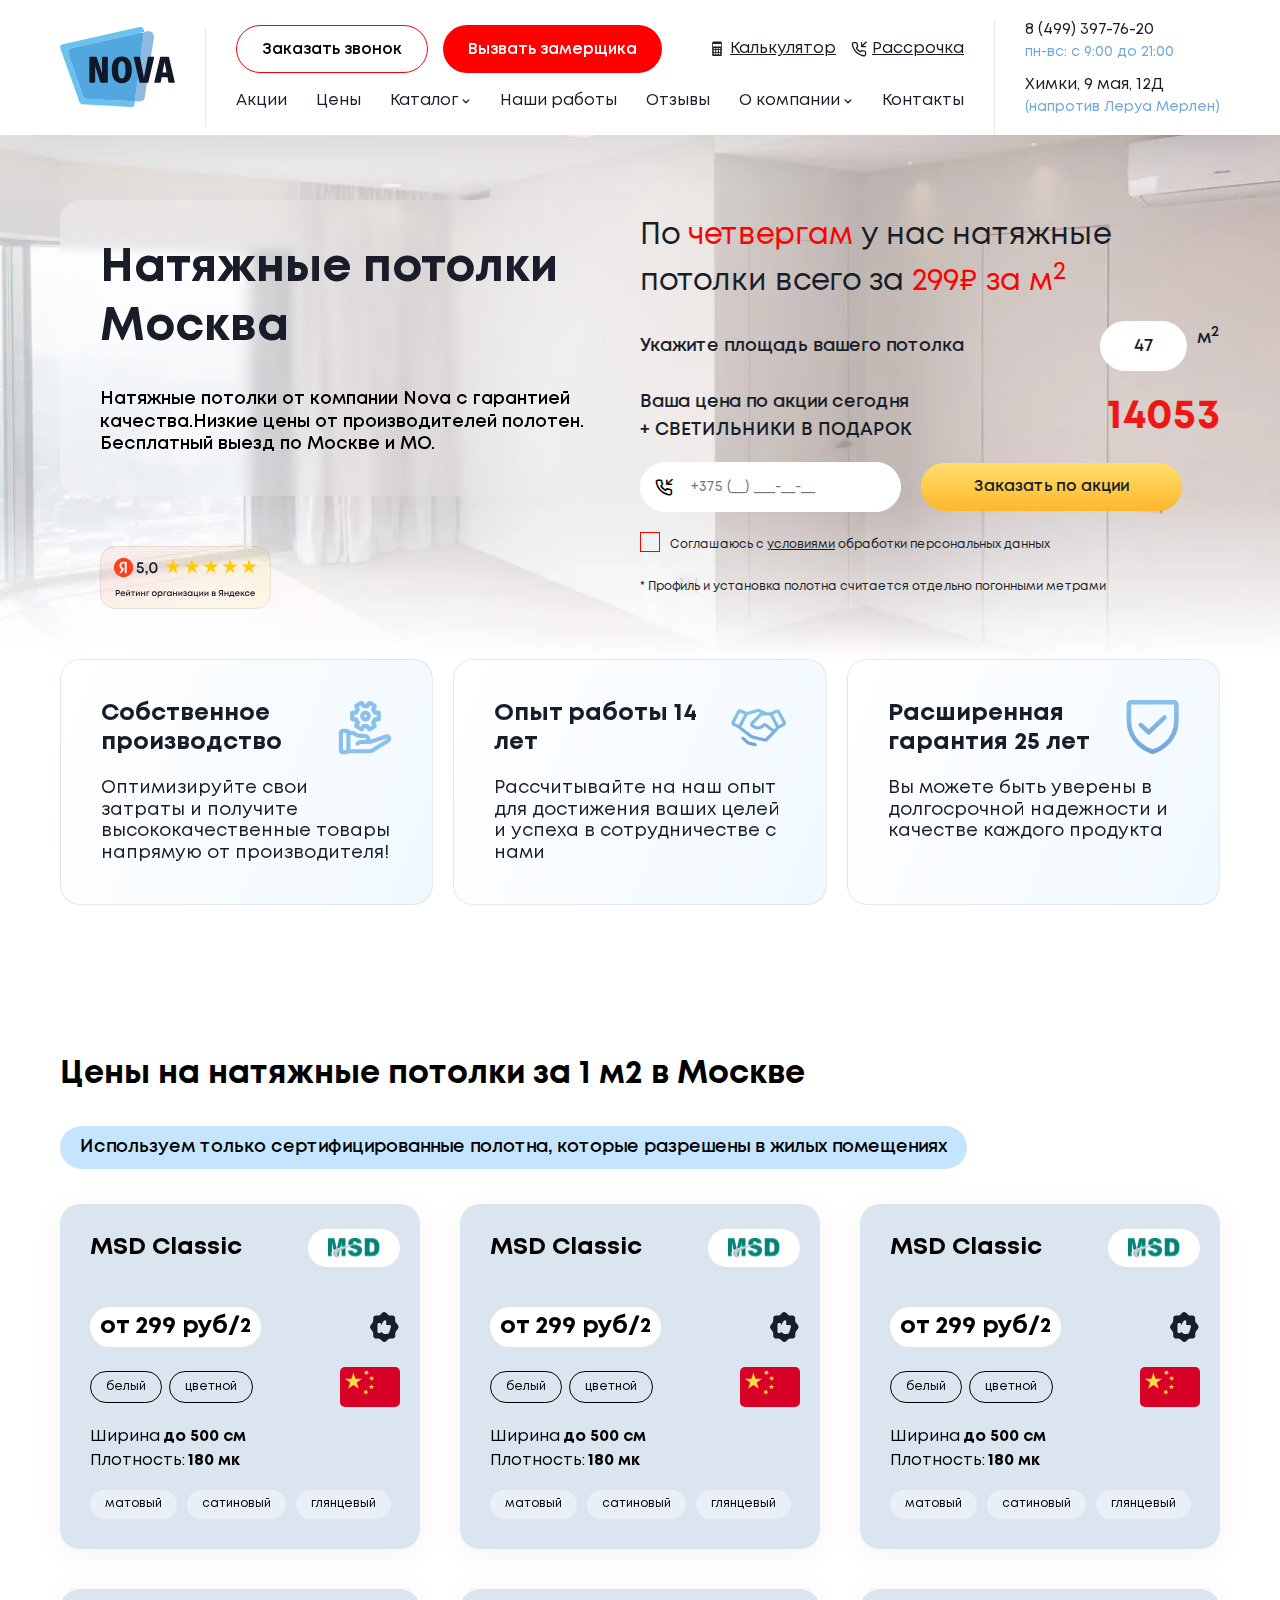
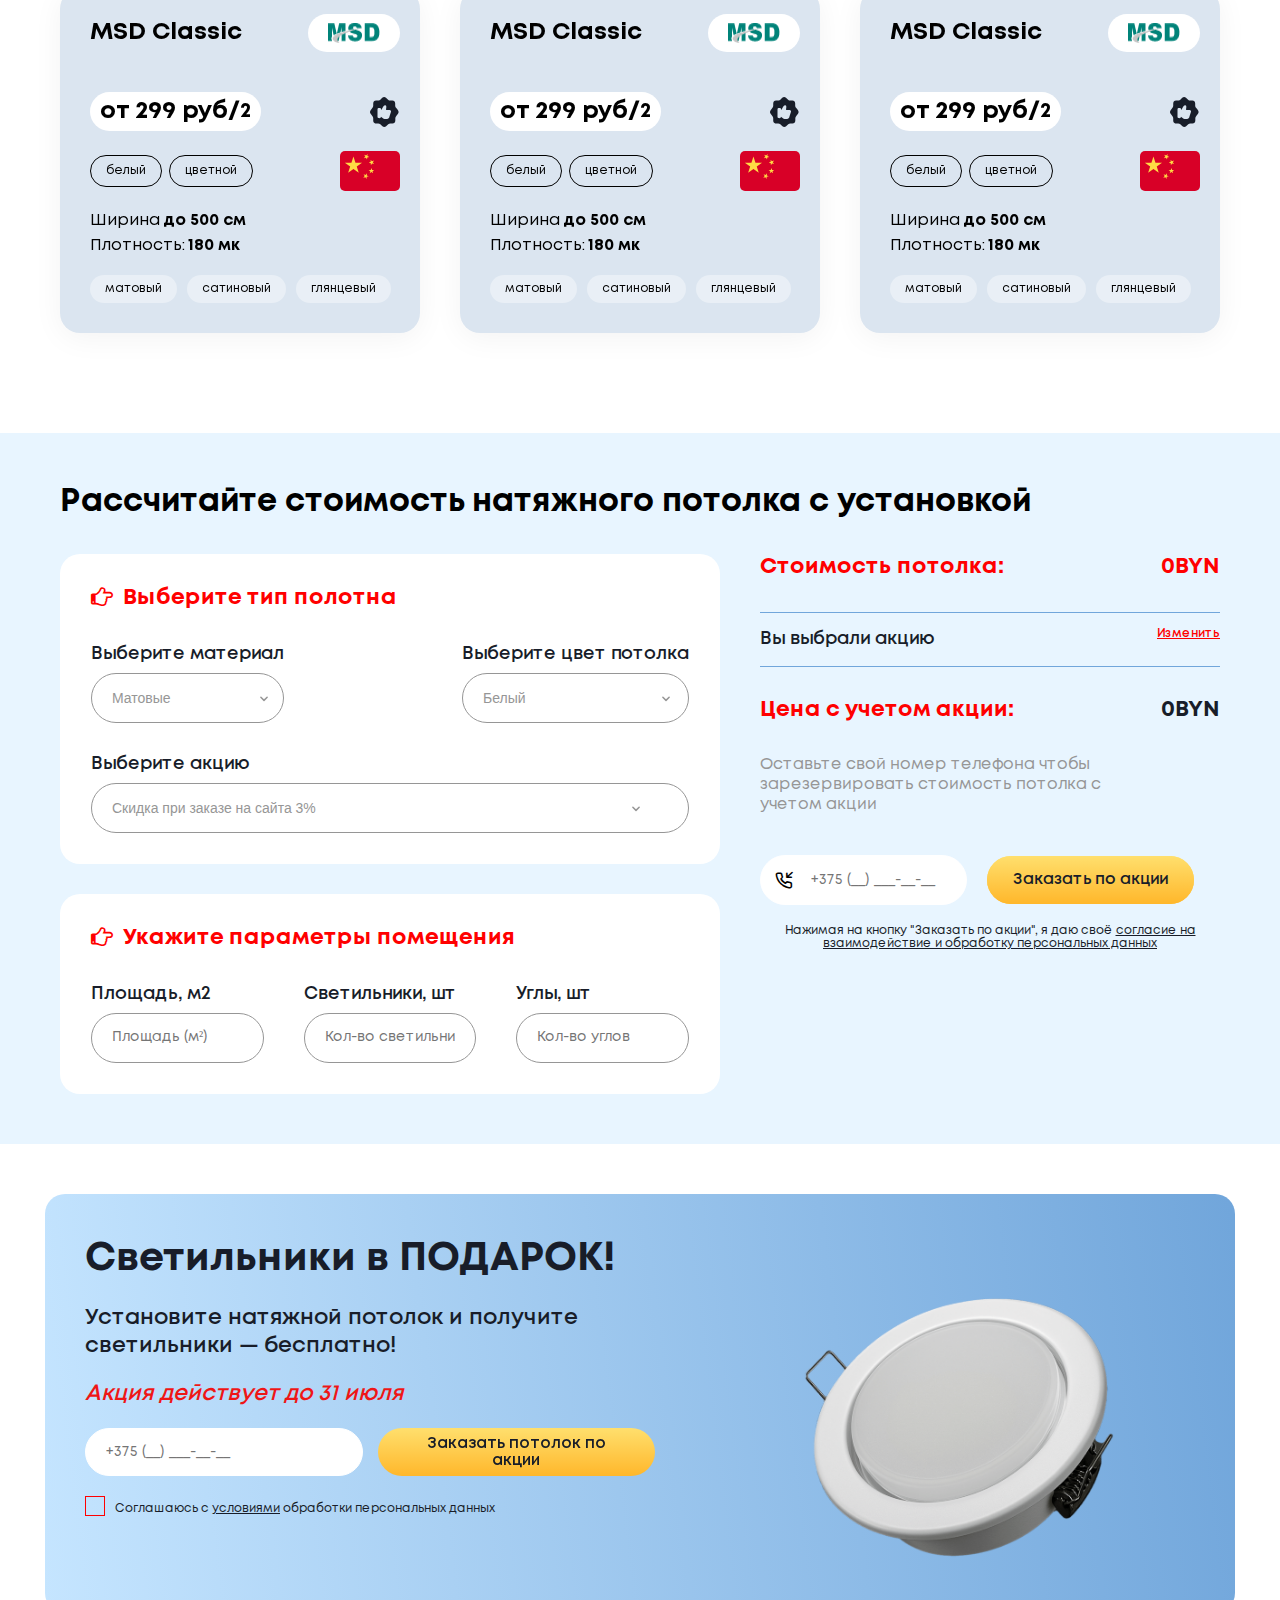
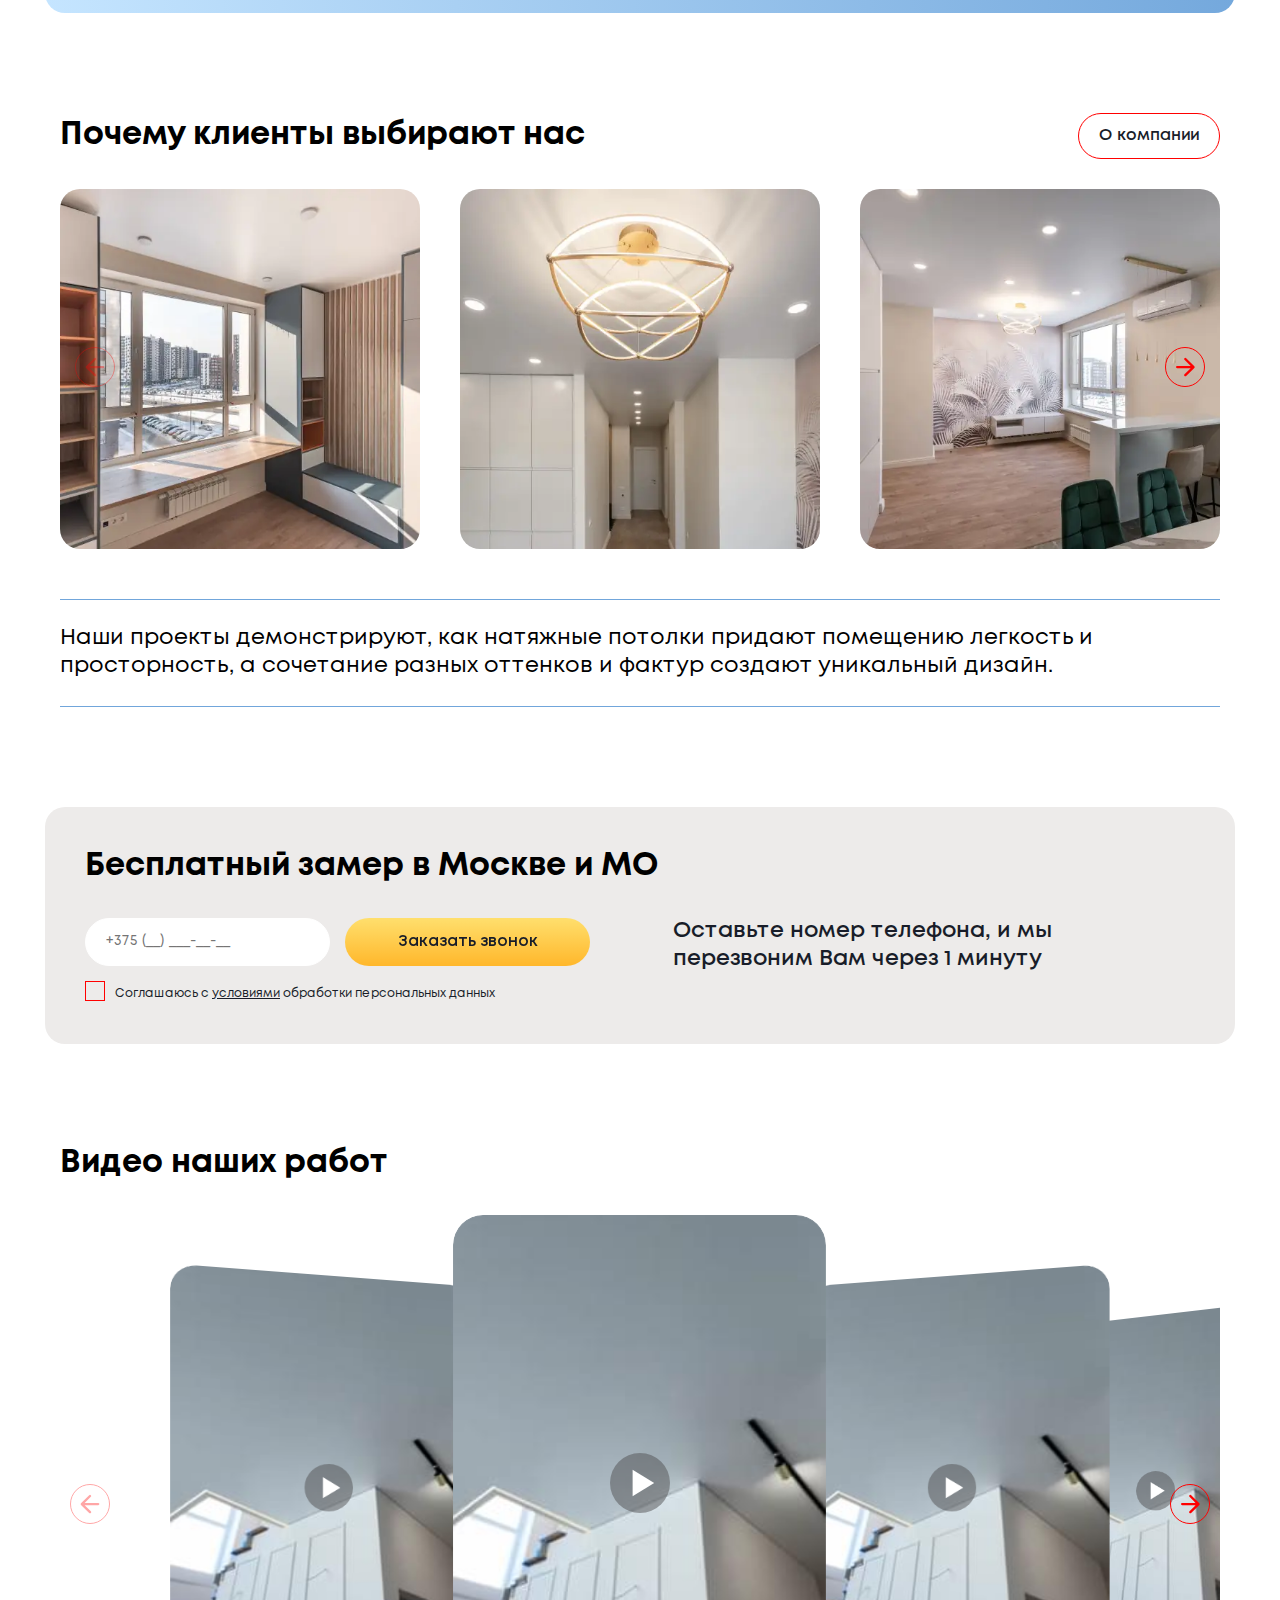
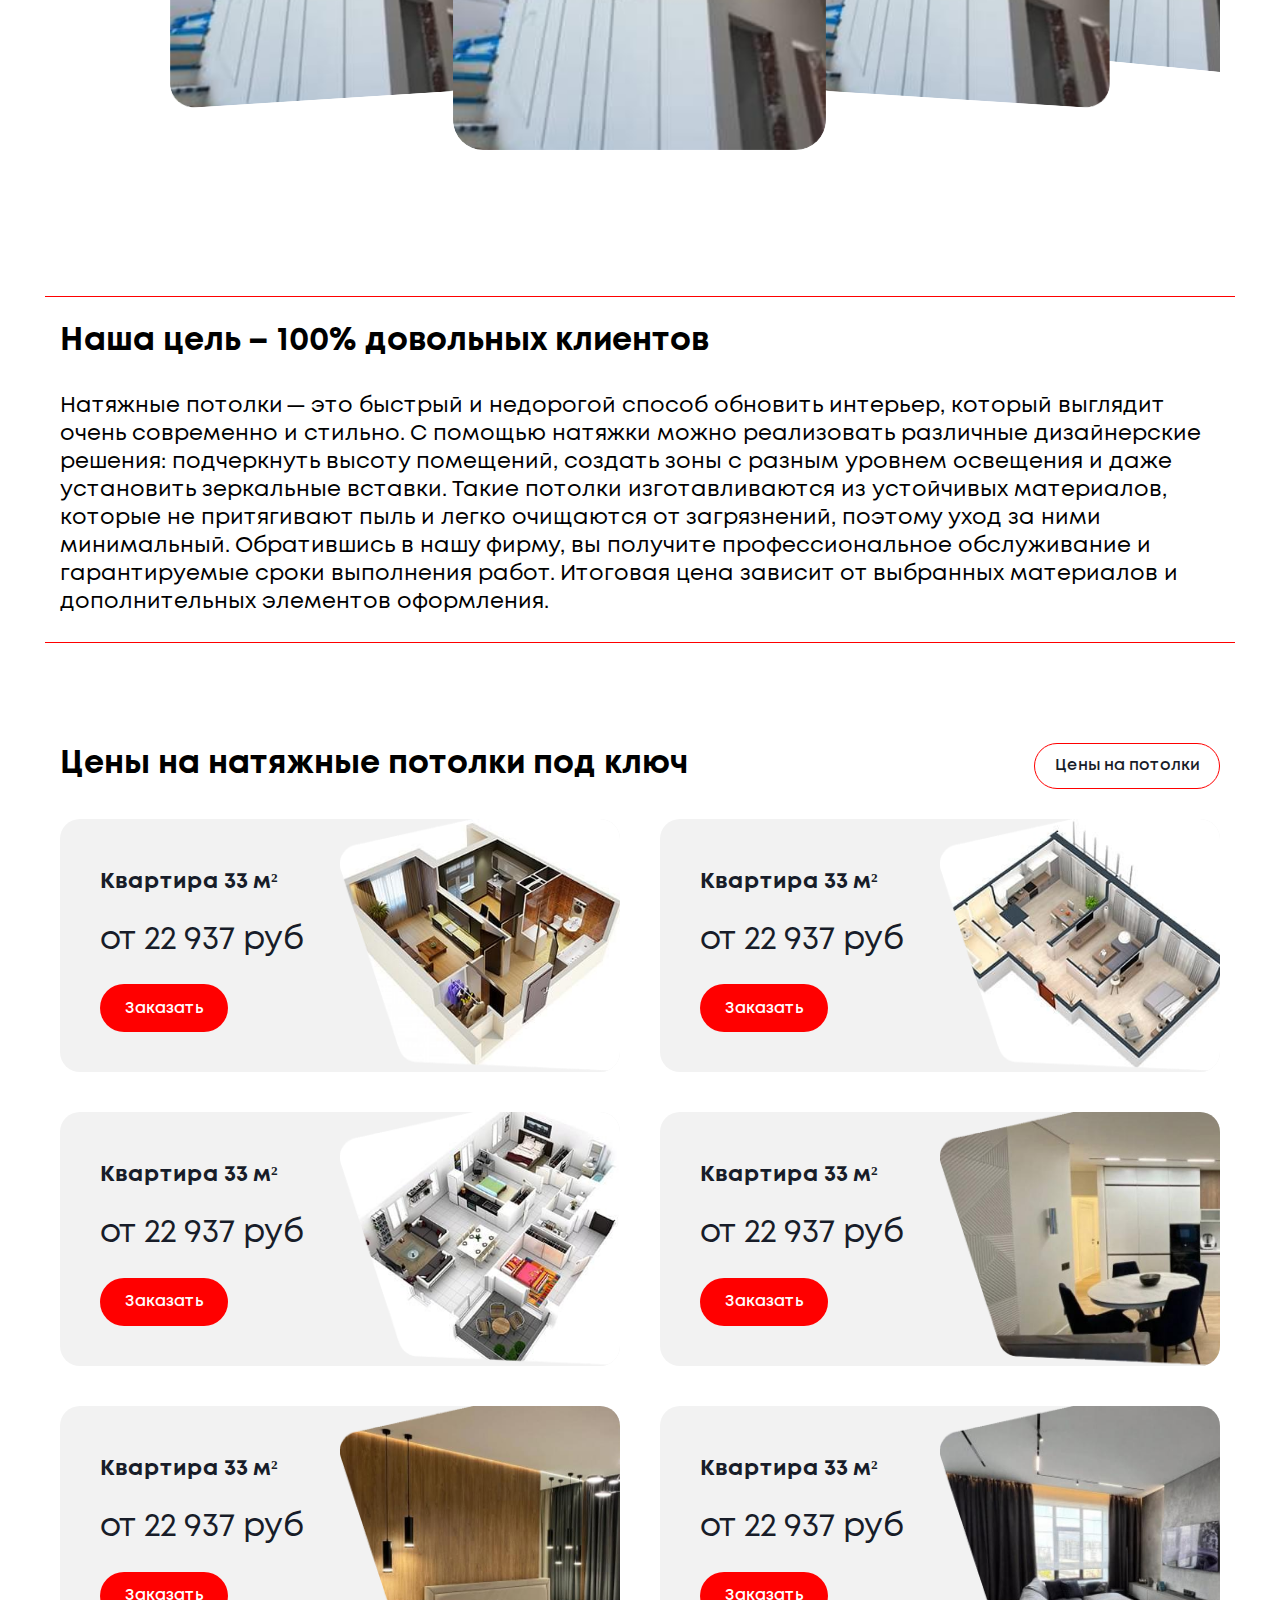
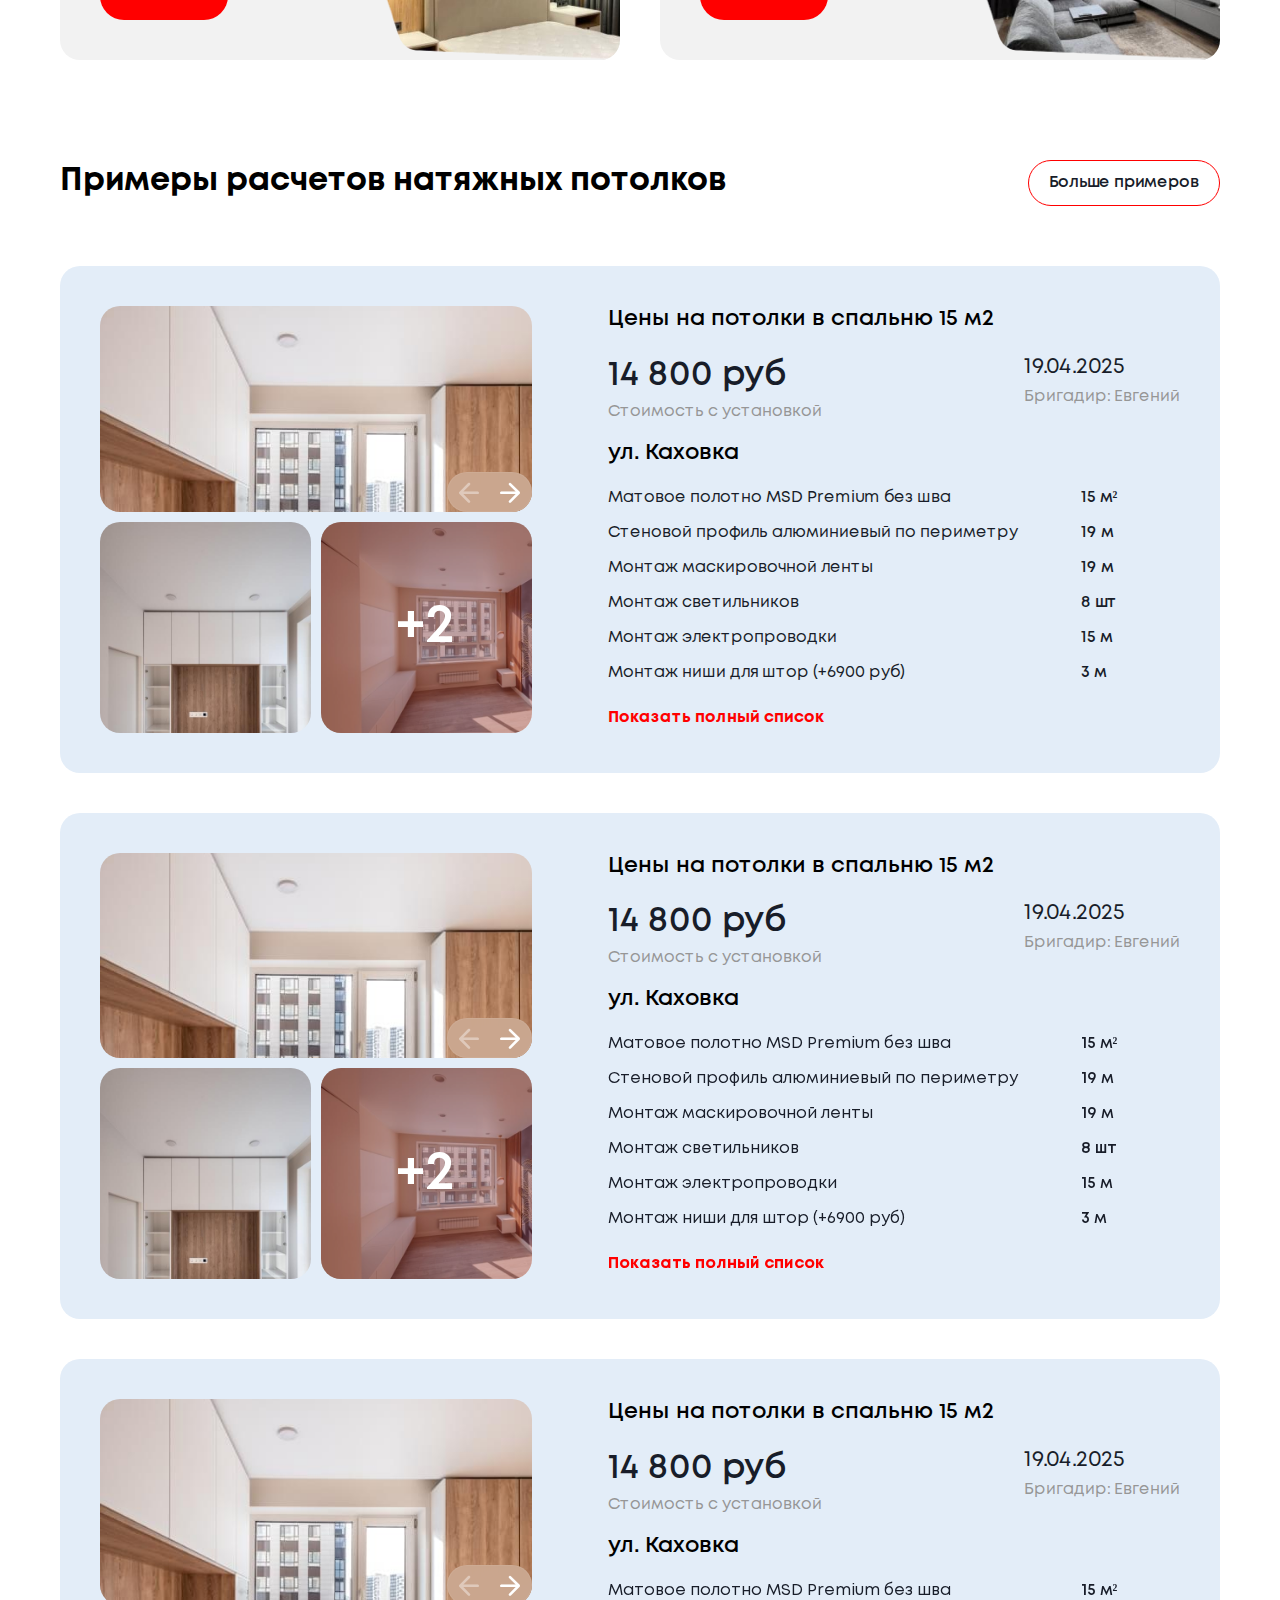
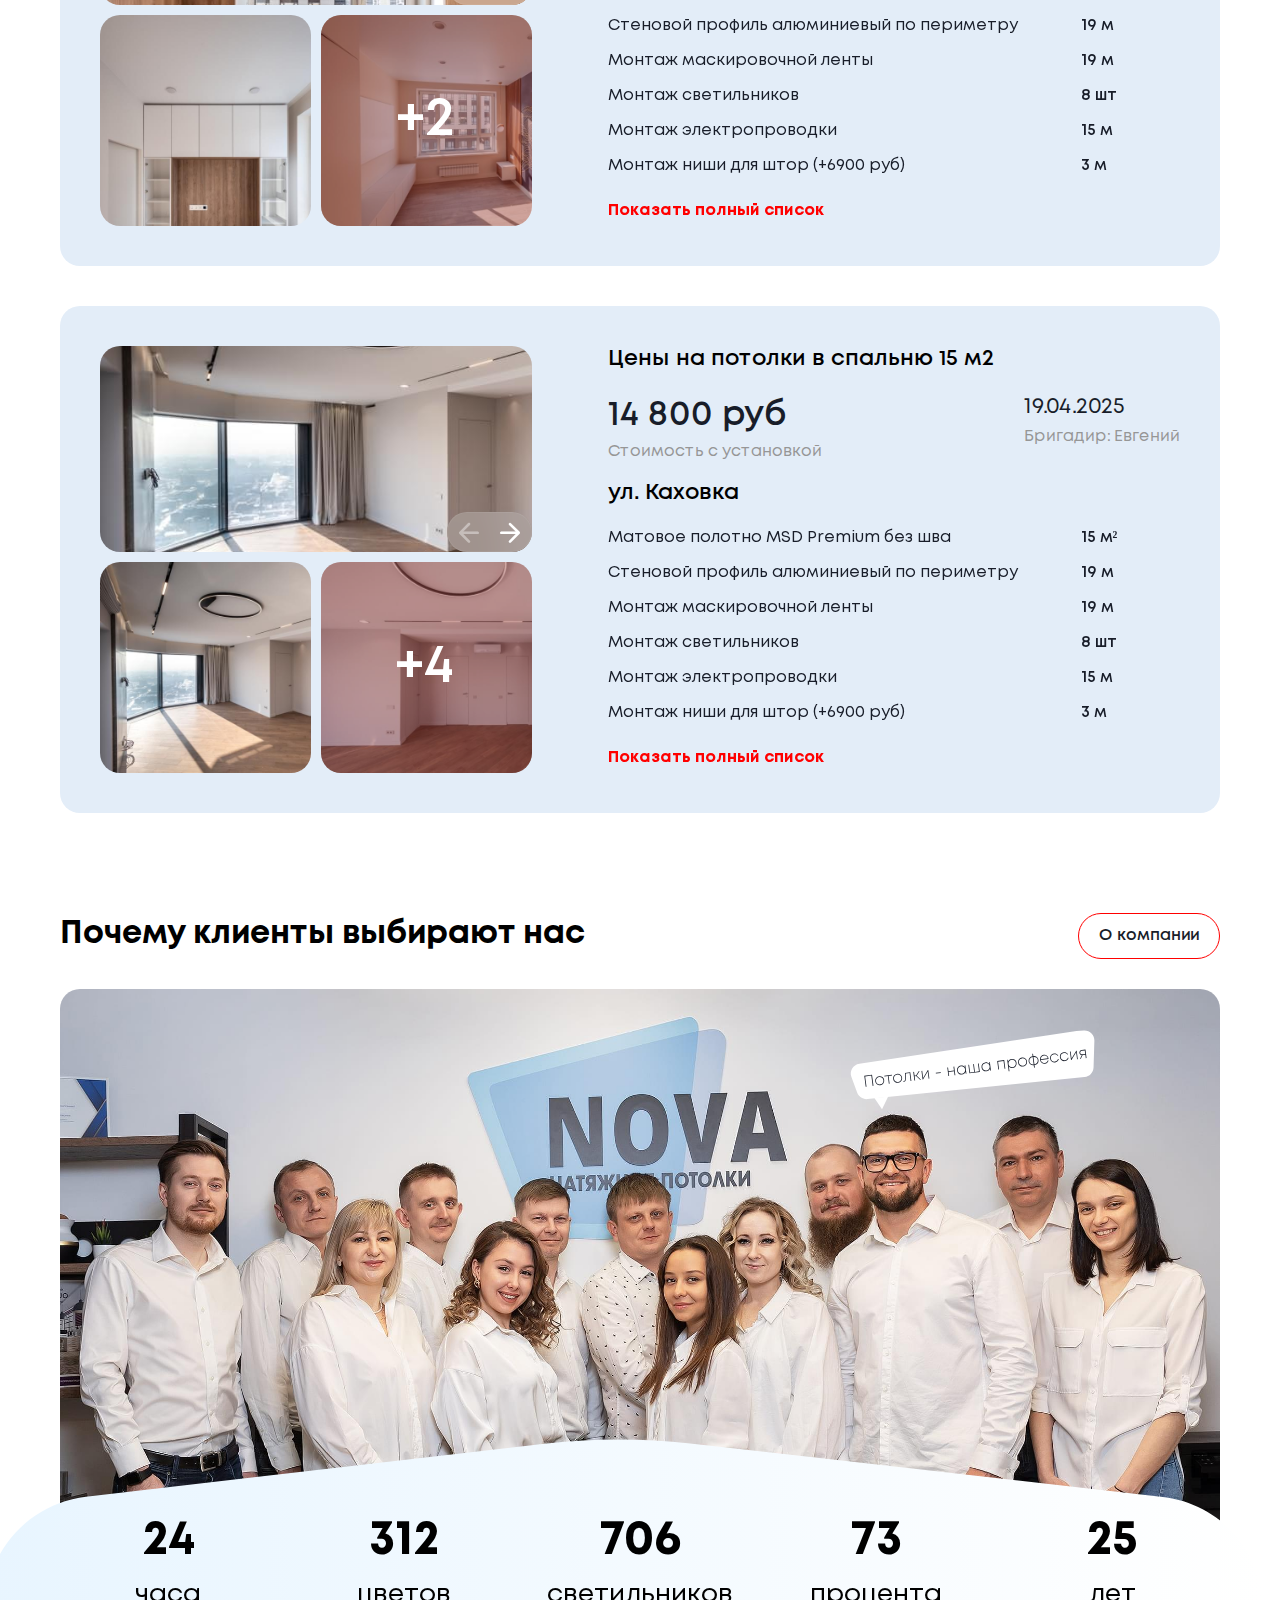
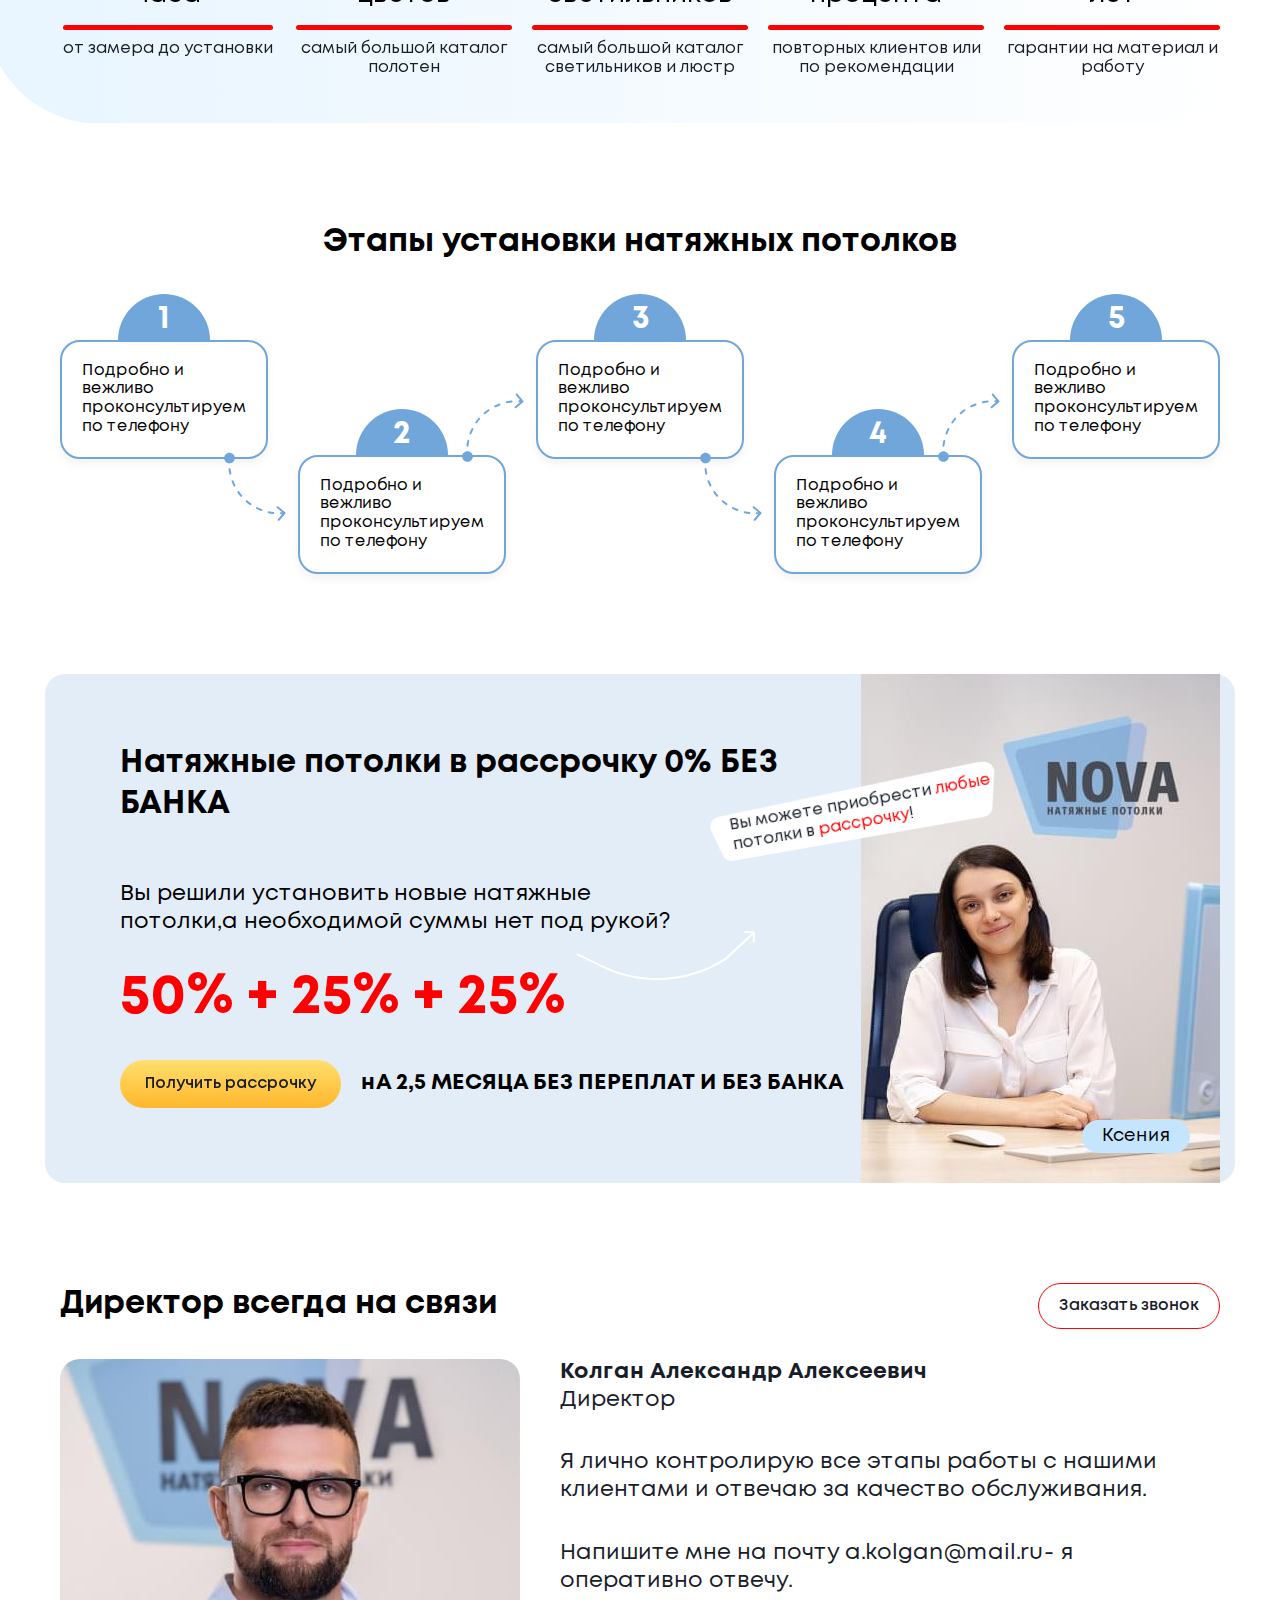
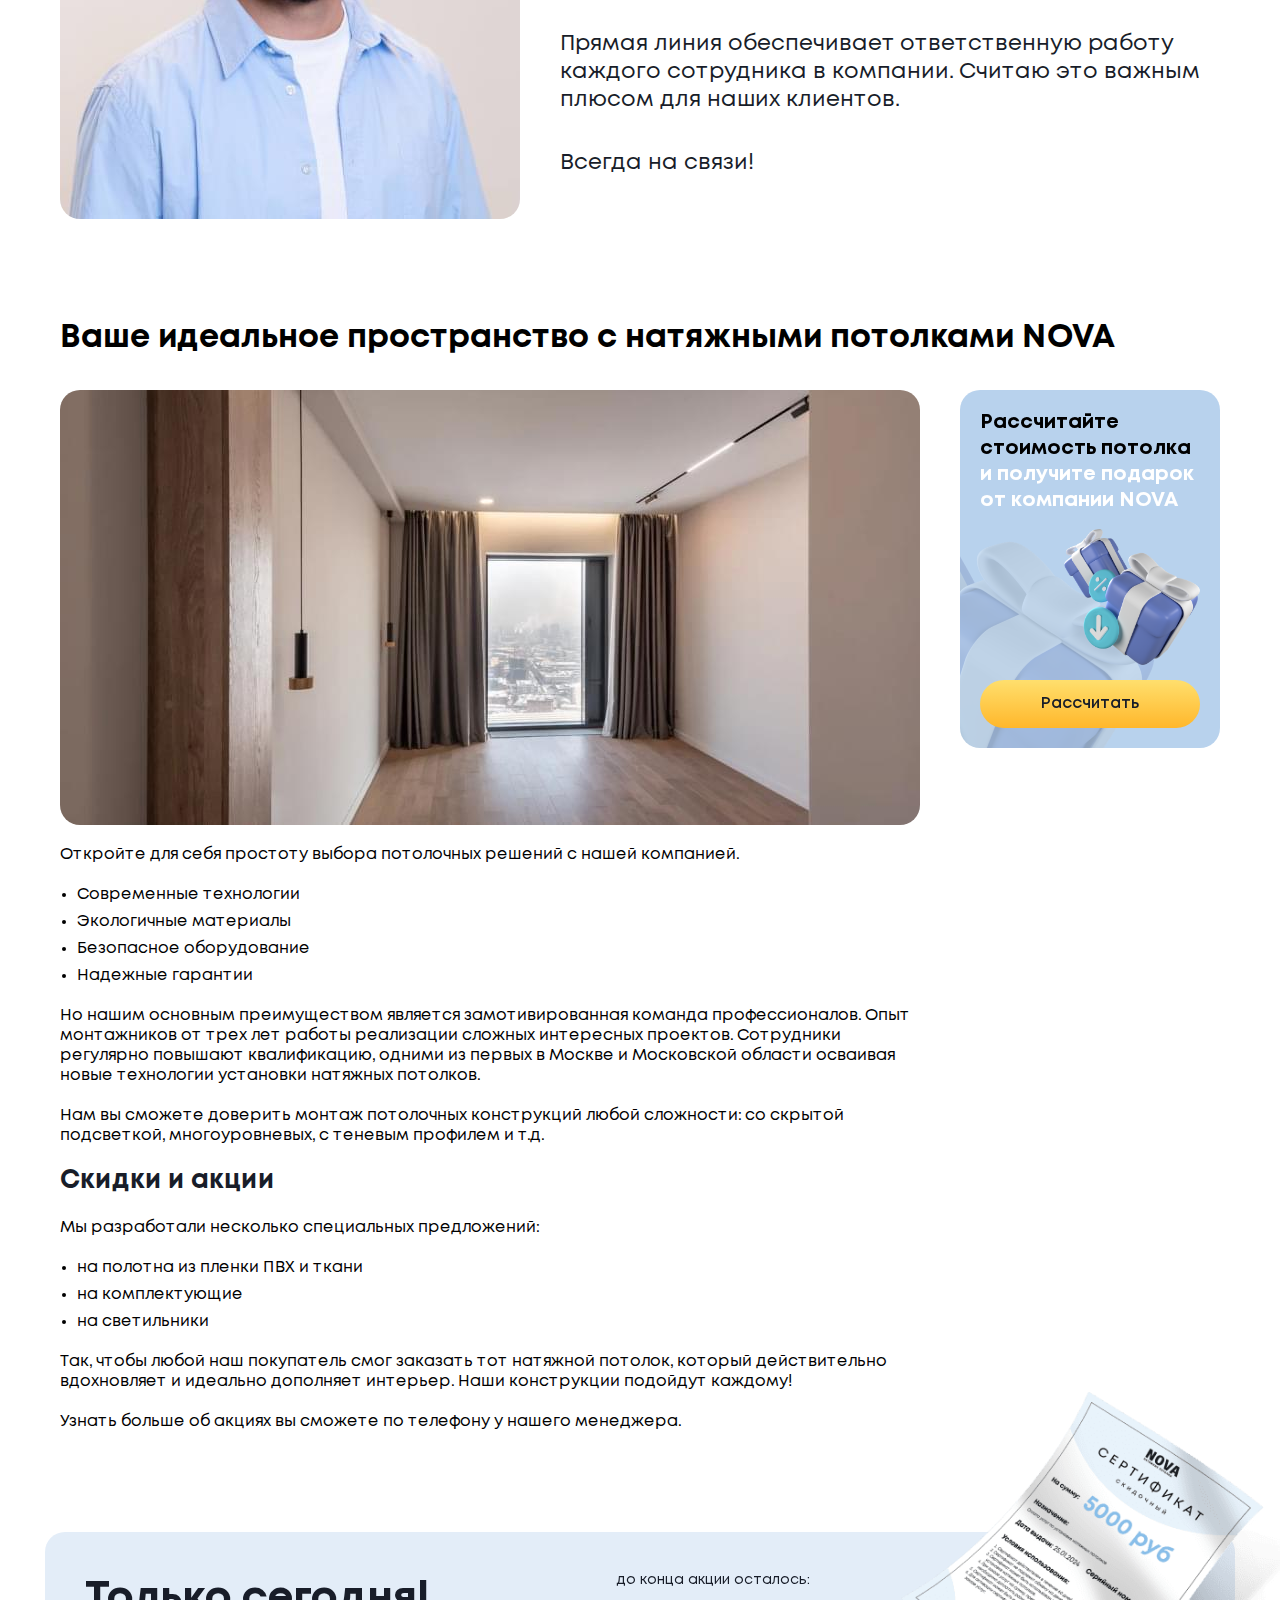
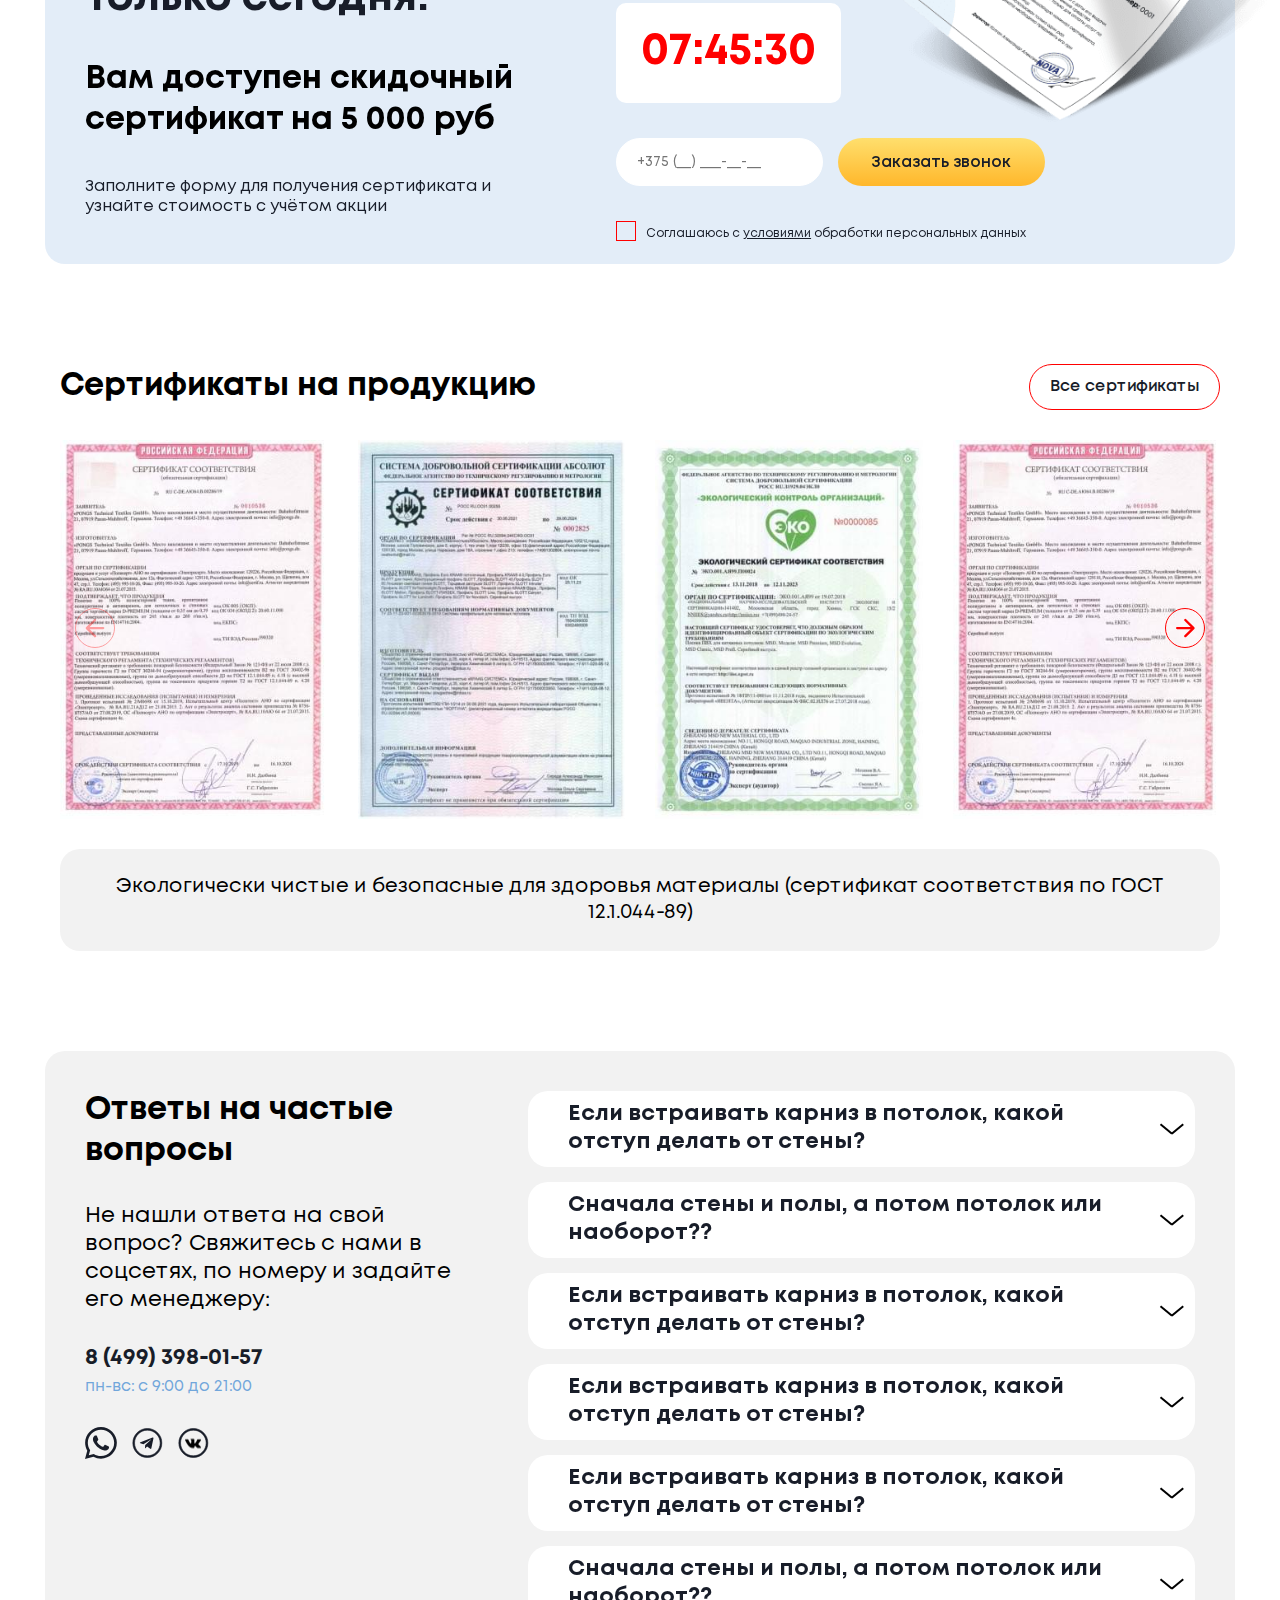
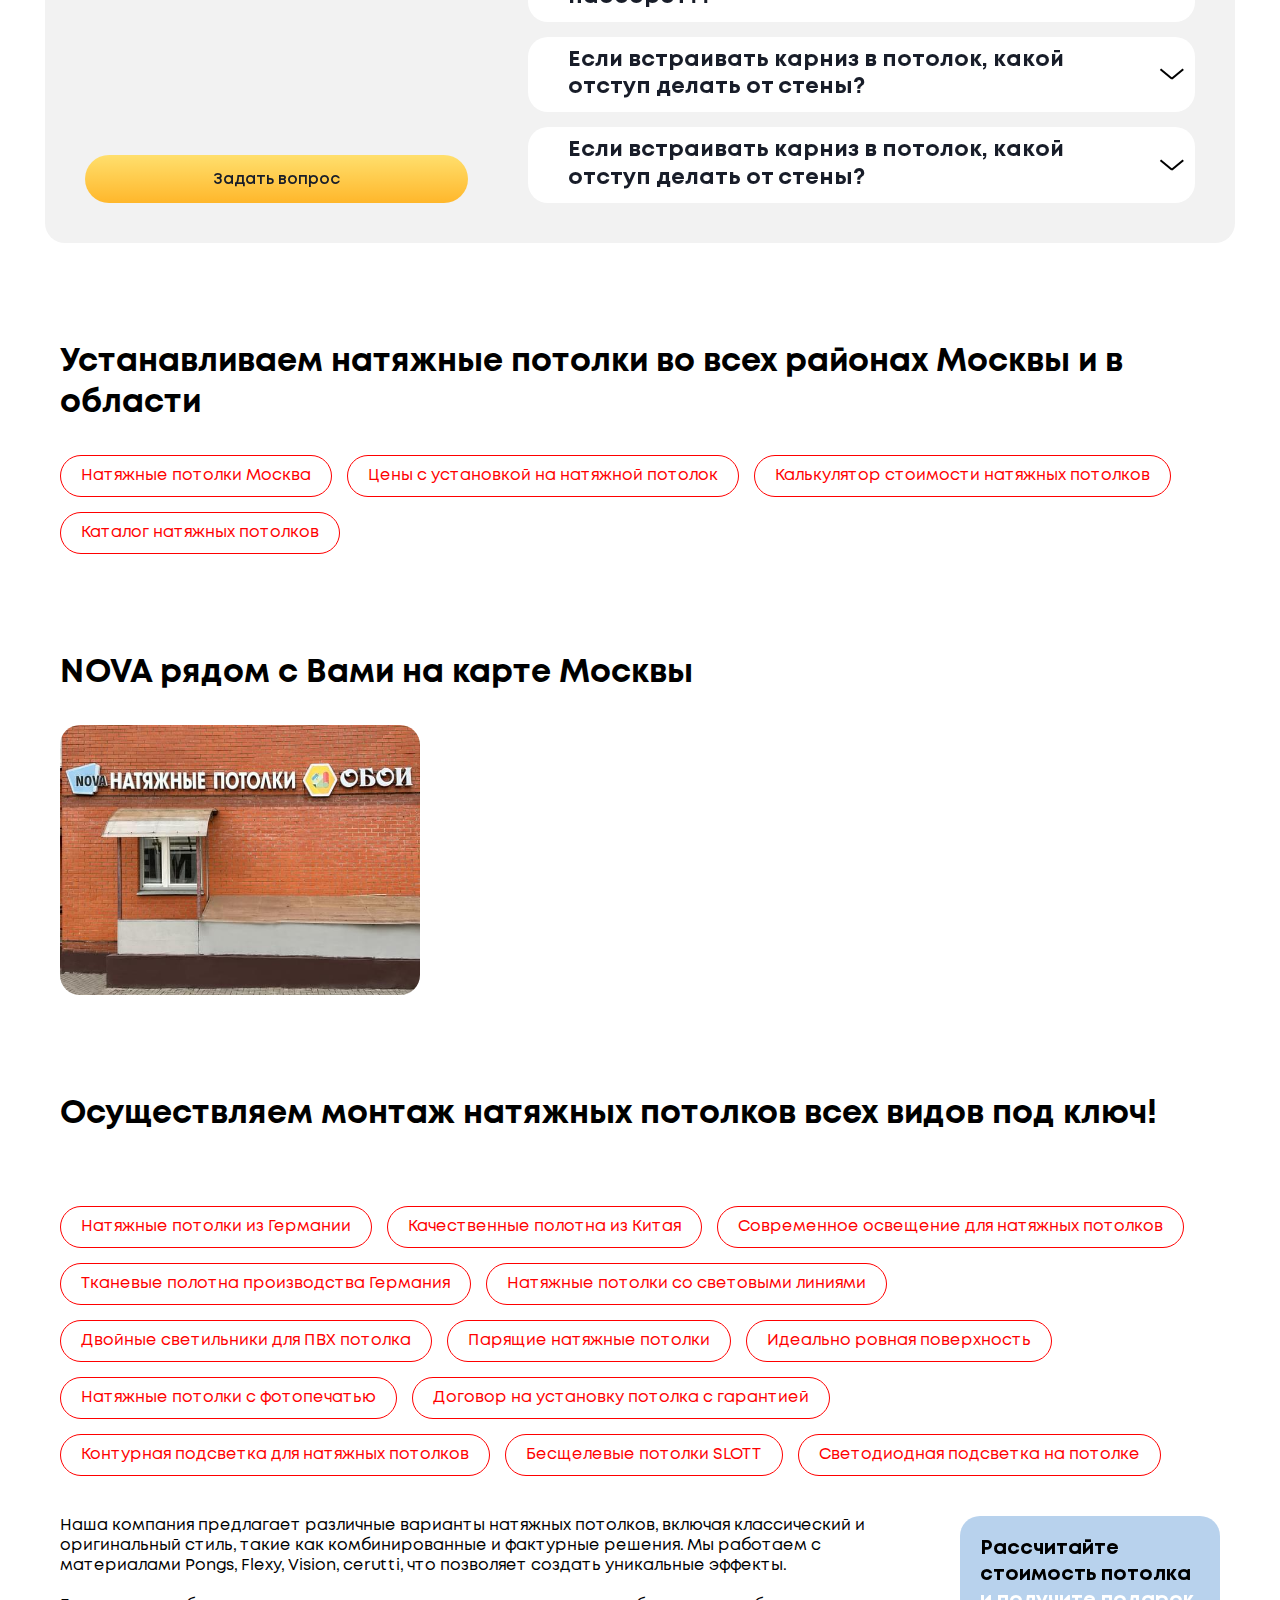
<file: index.html>
<!DOCTYPE html>
<html lang="ru">
  <head>
    <title>HomePage</title>
    <meta charset="UTF-8" />
    <meta name="format-detection" content="telephone=no" />
    <!-- <style>body{opacity: 0;}</style> -->
    <!-- <link
    href="https://cdn.jsdelivr.net/npm/bootstrap@5.3.2/dist/css/bootstrap.min.css?_v=20250807161748"
    rel="stylesheet"
  /> -->

    <link rel="stylesheet" href="css/style.min.css?_v=20250807161748" />
    <link rel="shortcut icon" href="favicon.ico" />
    <!-- <meta name="robots" content="noindex, nofollow"> -->
    <meta name="viewport" content="width=device-width, initial-scale=1.0" />
  </head>

  <body>
    <div class="wrapper">
      <header class="header">
        <div class="header__container">
          <div class="header__body">
            <a href="#" class="header__logo"
              ><img src="img/header/logo.svg" alt="#"
            /></a>
            <div class="header__main">
              <div class="header__top">
                <div class="header__buttons">
                  <a
                    data-popup="#popup"
                    class="header__button button button--white"
                    href="#"
                    >Заказать звонок</a
                  >
                  <a
                    data-da=".menu, 480"
                    class="header__button header__button--red button button--red"
                    href="#"
                    data-popup="#popup-two"
                    >Вызвать замерщика</a
                  >
                </div>
                <div data-da=".contact-header, 768" class="header__tools">
                  <a class="header__tools-link" href="#">
                    <i class="icon-calculator"></i>
                    <span>Калькулятор</span>
                  </a>
                  <a class="header__tools-link" href="#">
                    <i class="icon-phone"></i>
                    <span>Рассрочка</span></a
                  >
                </div>
              </div>
              <!-- [HTML] К элементам навигации (пунктам меню) или к произвольному объекту
        добавляем HTML-атрибут data-goto , а в качестве значения указываем CSS
        селектор блока к которому нужно прокрутить: Если нужно, чтобы скролл
        учитывал шапку (не докручивал на высоту шапки, используется при
        фиксированных шапках), нужно добавить к объекту навигации атрибут
        data-goto-header  <a  data-goto-header href="#" data-goto=".имя класса блока" class="link">Пункт навигации</a>
-->
              <div class="header__menu menu">
                <h3 class="menu__title">Меню</h3>
                <nav class="menu__body">
                  <ul class="menu__list">
                    <li class="menu__item">
                      <a href="" class="menu__link">Акции </a>
                    </li>
                    <li class="menu__item">
                      <a href="" class="menu__link">Цены</a>
                    </li>

                    <li class="menu__item menu__item--catalog">
                      <span href="" class="menu__link">
                        Каталог
                        <img src="img/header/arrow-menu.svg" alt="#" />
                      </span>
                      <div class="submenu-catalog">
                        <div class="menu__header">
                          <button
                            class="submenu-catalog__close icon-arrow-left"
                          ></button>
                          <span> Каталог</span>
                        </div>

                        <div class="submenu-catalog__item">
                          <h3 class="submenu-catalog__title">Фактуры</h3>
                          <ul class="submenu-catalog__list">
                            <!-- <li class="close"></li> -->
                            <div class="menu__header-sub menu__header">
                              <button
                                class="submenu-catalog__list-close icon-arrow-left"
                              ></button>
                              <span>Фактуры</span>
                            </div>
                            <li><a href="#">Матовые</a></li>
                            <li><a href="#">Сатиновые</a></li>
                            <li><a href="#">Тканевые</a></li>
                            <li><a href="#">Глянцевые</a></li>
                            <li>
                              <a href="#">Премиум-класса</a>
                            </li>
                            <li><a href="#">Фактурные</a></li>
                            <li>
                              <a href="#">Гипоаллергенные</a>
                            </li>
                            <li>
                              <a href="#">Cold Stretch</a>
                            </li>
                            <li><a href="#">Негорючие</a></li>
                            <li>
                              <a href="#">Натяжные потолки под ключ</a>
                            </li>
                          </ul>
                        </div>
                        <div class="submenu-catalog__item">
                          <h3 class="submenu-catalog__title">Расчёты</h3>
                          <ul class="submenu-catalog__list">
                            <div class="menu__header-sub menu__header">
                              <button
                                class="submenu-catalog__list-close icon-arrow-left"
                              ></button>
                              <span>Расчёты</span>
                            </div>
                            <li><a href="#">На кухню</a></li>
                            <li><a href="#">В ванную</a></li>
                            <li><a href="#">В гостиную</a></li>
                            <li><a href="#">В детскую</a></li>
                            <li><a href="#">В спальню</a></li>
                            <li><a href="#">В прихожую</a></li>
                            <li><a href="#">В частный дом</a></li>
                            <li><a href="#">На мансарду</a></li>
                            <li><a href="#">На балкон</a></li>
                            <li><a href="#">В зал</a></li>
                            <li><a href="#">В коридор</a></li>
                            <li><a href="#">На дачу</a></li>
                            <li><a href="#">В офис</a></li>
                            <li><a href="#">В бассейн</a></li>
                            <li><a href="#">В новостройку</a></li>
                            <li><a href="#">В студию</a></li>
                            <li><a href="#">В двухкомнатную квартиру</a></li>
                            <li><a href="#">В деревянный дом</a></li>
                            <li><a href="#">В однокомнатную квартиру</a></li>
                            <li><a href="#">В трехкомнатную квартиру</a></li>
                            <li><a href="#">В доме с балками</a></li>
                          </ul>
                        </div>
                        <div class="submenu-catalog__item">
                          <h3 class="submenu-catalog__title">Технологии</h3>
                          <ul class="submenu-catalog__list">
                            <div class="menu__header-sub menu__header">
                              <button
                                class="submenu-catalog__list-close icon-arrow-left"
                              ></button>
                              <span>Технологии</span>
                            </div>
                            <li><a href="#">Матовые</a></li>
                            <li><a href="#">Сатиновые</a></li>
                            <li><a href="#">Тканевые</a></li>
                            <li><a href="#">Глянцевые</a></li>
                            <li><a href="#">Премиум-класса</a></li>
                            <li><a href="#">Фактурные</a></li>
                            <li><a href="#">Гипоаллергенные</a></li>
                            <li><a href="#">Cold Stretch</a></li>
                            <li><a href="#">Негорючие</a></li>
                            <li><a href="#">Натяжные потолки под ключ</a></li>
                          </ul>
                        </div>
                        <div class="submenu-catalog__item">
                          <h3 class="submenu-catalog__title">Производители</h3>
                          <ul class="submenu-catalog__list">
                            <div class="menu__header-sub menu__header">
                              <button
                                class="submenu-catalog__list-close icon-arrow-left"
                              ></button>
                              <span>Производители</span>
                            </div>
                            <li><a href="#">Bauf</a></li>
                            <li><a href="#">LUMFER</a></li>
                            <li><a href="#">Полотна MSD</a></li>
                            <li><a href="#">Descor</a></li>
                            <li><a href="#">Clipso</a></li>
                            <li><a href="#">TEQTUM</a></li>
                            <li><a href="#">Немецкие</a></li>
                          </ul>
                        </div>
                      </div>
                    </li>

                    <li class="menu__item">
                      <a
                        data-goto-header
                        data-goto=".video"
                        href="#"
                        class="menu__link"
                        >Наши работы</a
                      >
                    </li>

                    <li class="menu__item">
                      <a href="" class="menu__link"> Отзывы </a>
                    </li>

                    <li class="menu__item menu__item--company">
                      <span href="" class="menu__link">
                        О компании
                        <img src="img/header/arrow-menu.svg" alt="#" />
                      </span>

                      <ul class="submenu">
                        <div class="submenu__header menu__header">
                          <button
                            class="submenu-close close icon-arrow-left"
                          ></button>
                          <span> О компании</span>
                        </div>
                        <li><a href="#">Доставка и оплата</a></li>
                        <li><a href="#">Рассрочка</a></li>
                        <li><a href="#">Блог</a></li>
                        <li><a href="#">Публичная оферта</a></li>
                        <li><a href="#">Вакансии</a></li>
                        <li><a href="#">Приют</a></li>
                      </ul>
                    </li>

                    <li class="menu__item">
                      <a href="" class="menu__link"> Контакты </a>
                    </li>
                  </ul>
                </nav>
                <button
                  type="button"
                  class="menu__icon menu__icon-phone icon-menu"
                >
                  <span></span>
                </button>
              </div>
            </div>
            <div
              data-da=".header, 1150,0"
              class="header__contact contact-header"
            >
              <div class="contact-header__item">
                <a class="contact-header__phone" href="tel:84993977620"
                  >8 (499) 397-76-20</a
                >
                <p data-da=".menu, 768" class="contact-header__clock">
                  пн-вс: c 9:00 до 21:00
                </p>
              </div>
              <div
                data-da=".menu, 768"
                class="contact-header__item contact-header__item--phone"
              >
                <div class="contact-header__address">Химки, 9 мая, 12Д</div>
                <p class="contact-header__addres-local">
                  (напротив Леруа Мерлен)
                </p>
              </div>
            </div>
            <button type="button" class="menu__icon icon-menu">
              <span></span>
            </button>
          </div>
        </div>
      </header>
      <div id="popup" aria-hidden="true" class="popup">
        <div class="popup__wrapper">
          <div class="popup__content">
            <button data-close type="button" class="popup__close">
              <svg
                xmlns="http://www.w3.org/2000/svg"
                version="1"
                viewBox="0 0 24 24"
              >
                <path
                  d="M13 12l5-5-1-1-5 5-5-5-1 1 5 5-5 5 1 1 5-5 5 5 1-1z"
                ></path>
              </svg>
            </button>
            <div class="popup__body">
              <h2 class="popup__title">Закажите звонок</h2>
              <p class="popup__text">
                И наш менеджер перезвонит Вам в ближайшее время
              </p>
              <form
                data-ajax
                data-popup-message="#form-message"
                class="popup__form"
                action="files/sendmail/sendmail.php"
                method="POST"
              >
                <input
                  data-inputmask="'mask':'375 (99)-999-99-99'"
                  data-required
                  type="text"
                  name="phone"
                  data-error="Заполните поля"
                  placeholder="+375 (__) ___-__-__"
                  class="popup__input input"
                />
                <div class="checkbox">
                  <input
                    id="c_5"
                    data-error="Ошибка"
                    class="checkbox__input"
                    type="checkbox"
                    value="согласен"
                    name="check"
                  />
                  <label for="c_5" class="checkbox__label"
                    ><span class="checkbox__text"
                      >Соглашаюсь с
                      <a href="/privacy.html" target="_blank">условиями</a>
                      обработки персональных данных
                    </span></label
                  >
                </div>
                <button
                  type="submit"
                  class="popup__button button button--yellow"
                >
                  Заказать звонок
                </button>
              </form>
            </div>
          </div>
        </div>
      </div>

      <div id="popup-two" aria-hidden="true" class="popup">
        <div class="popup__wrapper">
          <div class="popup__content">
            <button data-close type="button" class="popup__close">
              <svg
                xmlns="http://www.w3.org/2000/svg"
                version="1"
                viewBox="0 0 24 24"
              >
                <path
                  d="M13 12l5-5-1-1-5 5-5-5-1 1 5 5-5 5 1 1 5-5 5 5 1-1z"
                ></path>
              </svg>
            </button>
            <div class="popup__body">
              <h2 class="popup__title">Закажите бесплатный выезд замерщика</h2>
              <p class="popup__text">Заполните форму для вызова замерщика</p>
              <form
                data-ajax
                data-popup-message="#form-message"
                class="popup__form"
                action="files/sendmail/sendmail.php"
                method="POST"
              >
                <input
                  data-inputmask="'mask':'375 (99)-999-99-99'"
                  data-required
                  type="text"
                  name="phone"
                  data-error="Заполните поля"
                  placeholder="+375 (__) ___-__-__"
                  class="popup__input input"
                />
                <div class="checkbox">
                  <input
                    id="c_6"
                    data-error="Ошибка"
                    class="checkbox__input"
                    type="checkbox"
                    value="согласен"
                    name="check"
                  />
                  <label for="c_6" class="checkbox__label"
                    ><span class="checkbox__text"
                      >Соглашаюсь с
                      <a href="/privacy.html" target="_blank">условиями</a>
                      обработки персональных данных
                    </span></label
                  >
                </div>
                <button
                  type="submit"
                  class="popup__button button button--yellow"
                >
                  Заказать звонок
                </button>
              </form>
            </div>
          </div>
        </div>
      </div>
      <div id="popup-three" aria-hidden="true" class="popup">
        <div class="popup__wrapper">
          <div class="popup__content">
            <button data-close type="button" class="popup__close">
              <svg
                xmlns="http://www.w3.org/2000/svg"
                version="1"
                viewBox="0 0 24 24"
              >
                <path
                  d="M13 12l5-5-1-1-5 5-5-5-1 1 5 5-5 5 1 1 5-5 5 5 1-1z"
                ></path>
              </svg>
            </button>
            <div class="popup__body">
              <h2 class="popup__title">Воспользуйтесь предложением</h2>
              <p class="popup__text">Для этого заполните форму</p>
              <form
                data-ajax
                data-popup-message="#form-message"
                class="popup__form"
                action="files/sendmail/sendmail.php"
                method="POST"
              >
                <input
                  data-inputmask="'mask':'375 (99)-999-99-99'"
                  data-required
                  type="text"
                  name="phone"
                  data-error="Заполните поля"
                  placeholder="+375 (__) ___-__-__"
                  class="popup__input input"
                />
                <div class="checkbox">
                  <input
                    id="c_7"
                    data-error="Ошибка"
                    class="checkbox__input"
                    type="checkbox"
                    value="согласен"
                    name="check"
                  />
                  <label for="c_7" class="checkbox__label"
                    ><span class="checkbox__text"
                      >Соглашаюсь с
                      <a href="/privacy.html" target="_blank">условиями</a>
                      обработки персональных данных
                    </span></label
                  >
                </div>
                <button
                  type="submit"
                  class="popup__button button button--yellow"
                >
                  Заказать звонок
                </button>
              </form>
            </div>
          </div>
        </div>
      </div>

      <div id="popup-four" aria-hidden="true" class="popup">
        <div class="popup__wrapper">
          <div class="popup__content">
            <button data-close type="button" class="popup__close">
              <svg
                xmlns="http://www.w3.org/2000/svg"
                version="1"
                viewBox="0 0 24 24"
              >
                <path
                  d="M13 12l5-5-1-1-5 5-5-5-1 1 5 5-5 5 1 1 5-5 5 5 1-1z"
                ></path>
              </svg>
            </button>
            <div class="popup__body">
              <h2 class="popup__title">
                Заказать натяжные потолки в рассрочку
              </h2>
              <form
                data-ajax
                data-popup-message="#form-message"
                class="popup__form"
                action="files/sendmail/sendmail.php"
                method="POST"
              >
                <input
                  data-inputmask="'mask':'375 (99)-999-99-99'"
                  data-required
                  type="text"
                  name="phone"
                  data-error="Заполните поля"
                  placeholder="+375 (__) ___-__-__"
                  class="popup__input input"
                />
                <div class="checkbox">
                  <input
                    id="c_9"
                    data-error="Ошибка"
                    class="checkbox__input"
                    type="checkbox"
                    value="согласен"
                    name="check"
                  />
                  <label for="c_9" class="checkbox__label"
                    ><span class="checkbox__text"
                      >Соглашаюсь с
                      <a href="/privacy.html" target="_blank">условиями</a>
                      обработки персональных данных
                    </span></label
                  >
                </div>
                <button
                  type="submit"
                  class="popup__button button button--yellow"
                >
                  Заказать звонок
                </button>
              </form>
            </div>
          </div>
        </div>
      </div>
      <div id="popup-five" aria-hidden="true" class="popup">
        <div class="popup__wrapper">
          <div class="popup__content">
            <button data-close type="button" class="popup__close">
              <svg
                xmlns="http://www.w3.org/2000/svg"
                version="1"
                viewBox="0 0 24 24"
              >
                <path
                  d="M13 12l5-5-1-1-5 5-5-5-1 1 5 5-5 5 1 1 5-5 5 5 1-1z"
                ></path>
              </svg>
            </button>
            <div class="popup__body">
              <h2 class="popup__title">
                Рассчитайте стоимость натяжного потолка
              </h2>
              <p class="popup__text">
                Оставьте заявку и получите подарок от компании NOVA
              </p>
              <form
                data-ajax
                data-popup-message="#form-message"
                class="popup__form"
                action="files/sendmail/sendmail.php"
                method="POST"
              >
                <input
                  data-inputmask="'mask':'375 (99)-999-99-99'"
                  data-required
                  type="text"
                  name="phone"
                  data-error="Заполните поля"
                  placeholder="+375 (__) ___-__-__"
                  class="popup__input input"
                />
                <div class="checkbox">
                  <input
                    id="c_10"
                    data-error="Ошибка"
                    class="checkbox__input"
                    type="checkbox"
                    value="согласен"
                    name="check"
                  />
                  <label for="c_10" class="checkbox__label"
                    ><span class="checkbox__text"
                      >Соглашаюсь с
                      <a href="/privacy.html" target="_blank">условиями</a>
                      обработки персональных данных
                    </span></label
                  >
                </div>
                <button
                  type="submit"
                  class="popup__button button button--yellow"
                >
                  Заказать звонок
                </button>
              </form>
            </div>
          </div>
        </div>
      </div>

      <div id="popup-six" aria-hidden="true" class="popup">
        <div class="popup__wrapper">
          <div class="popup__content">
            <button data-close type="button" class="popup__close">
              <svg
                xmlns="http://www.w3.org/2000/svg"
                version="1"
                viewBox="0 0 24 24"
              >
                <path
                  d="M13 12l5-5-1-1-5 5-5-5-1 1 5 5-5 5 1 1 5-5 5 5 1-1z"
                ></path>
              </svg>
            </button>
            <div class="popup__body">
              <h2 class="popup__title">Задать вопрос</h2>
              <p class="popup__text">Напишите интересующий Вас вопрос</p>
              <form
                data-ajax
                data-popup-message="#form-message"
                class="popup__form"
                action="files/sendmail/sendmail.php"
                method="POST"
              >
                <input
                  data-inputmask="'mask':'375 (99)-999-99-99'"
                  data-required
                  type="text"
                  name="phone"
                  data-error="Заполните поля"
                  placeholder="+375 (__) ___-__-__"
                  class="popup__input input"
                />
                <textarea
                  data-required
                  autocomplete="off"
                  name="text"
                  placeholder="Ваш комментарий"
                  data-error="Напишите комментарий"
                  class="input"
                  data-autoheight
                  data-autoheight-min="150"
                  data-autoheight-max="330"
                ></textarea>
                <div class="checkbox">
                  <input
                    id="c_8"
                    data-error="Ошибка"
                    class="checkbox__input"
                    type="checkbox"
                    value="согласен"
                    name="check"
                  />
                  <label for="c_8" class="checkbox__label"
                    ><span class="checkbox__text"
                      >Соглашаюсь с
                      <a href="/privacy.html" target="_blank">условиями</a>
                      обработки персональных данных
                    </span></label
                  >
                </div>
                <button
                  type="submit"
                  class="popup__button button button--yellow"
                >
                  Заказать звонок
                </button>
              </form>
            </div>
          </div>
        </div>
      </div>
      <div id="form-message" aria-hidden="true" class="popup">
        <div class="popup__wrapper">
          <div class="popup__content">
            <button data-close type="button" class="popup__close">
              <svg
                xmlns="http://www.w3.org/2000/svg"
                version="1"
                viewBox="0 0 24 24"
              >
                <path
                  d="M13 12l5-5-1-1-5 5-5-5-1 1 5 5-5 5 1 1 5-5 5 5 1-1z"
                ></path>
              </svg>
            </button>
            <div class="popup__body">
              <h2
                class="popup__title"
                style="
                  color: red;
                  font-size: 24px;
                  font-weight: 600;
                  text-align: center;
                  margin: 20px 0;
                  padding: 15px;
                  background-color: #f8f9fa;
                  border-radius: 8px;
                  box-shadow: 0 2px 4px rgba(0, 0, 0, 0.1);
                  animation: fadeIn 0.5s ease-in-out;
                "
              >
                Спасибо, ваша форма успешно отправлена!
              </h2>
              <style>
                @keyframes fadeIn {
                  from {
                    opacity: 0;
                    transform: translateY(-10px);
                  }

                  to {
                    opacity: 1;
                    transform: translateY(0);
                  }
                }
              </style>
            </div>
          </div>
        </div>
      </div>

      <div id="popup-seven" aria-hidden="true" class="popup">
        <div class="popup__wrapper">
          <div class="popup__content">
            <button data-close type="button" class="popup__close">
              <svg
                xmlns="http://www.w3.org/2000/svg"
                version="1"
                viewBox="0 0 24 24"
              >
                <path
                  d="M13 12l5-5-1-1-5 5-5-5-1 1 5 5-5 5 1 1 5-5 5 5 1-1z"
                ></path>
              </svg>
            </button>
            <div class="popup__body">
              <h2 class="popup__title">Оставить отзыв</h2>

              <form
                data-ajax
                data-popup-message="#form-message"
                class="popup__form"
                action="files/sendmail/sendmail.php"
                method="POST"
              >
                <input
                  data-inputmask="'mask':'375 (99)-999-99-99'"
                  data-required
                  type="text"
                  name="phone"
                  data-error="Заполните поля"
                  placeholder="+375 (__) ___-__-__"
                  class="popup__input input"
                />
                <textarea
                  data-required
                  autocomplete="off"
                  name="text"
                  placeholder="Ваш комментарий"
                  data-error="Напишите комментарий"
                  class="input"
                  data-autoheight
                  data-autoheight-min="150"
                  data-autoheight-max="330"
                ></textarea>
                <div class="checkbox">
                  <input
                    id="c_11"
                    data-error="Ошибка"
                    class="checkbox__input"
                    type="checkbox"
                    value="согласен"
                    name="check"
                  />
                  <label for="c_11" class="checkbox__label"
                    ><span class="checkbox__text"
                      >Соглашаюсь с
                      <a href="/privacy.html" target="_blank">условиями</a>
                      обработки персональных данных
                    </span></label
                  >
                </div>
                <button
                  type="submit"
                  class="popup__button button button--yellow"
                >
                  Заказать звонок
                </button>
              </form>
            </div>
          </div>
        </div>
      </div>

      <!-- prettier-ignore -->
      <main class="page">
			<section class="hero">
				<img class="hero__img-bg" src="img/hero/banner.webp" alt="#" />
				<div class="hero__container">
					<div class="hero__content content-hero">
						<div class="content-hero__item">
							<h1 class="content-hero__title">Натяжные потолки Москва</h1>
							<p class="content-hero__text">
								Натяжные потолки от компании Nova с гарантией качества.Низкие
								цены от производителей полотен. Бесплатный выезд по Москве и
								МО.
							</p>
						</div>
						<img class="content-hero__yandex" src="img/hero/banyandex.svg" alt="#" />
					</div>
					<form data-ajax data-popup-message="#form-message" class="gift__form" action="files/sendmail/sendmail.php" method="POST">
						<h2 class="form-hero__title">
							По <span>четвергам</span> у нас натяжные потолки всего за
							<span>299₽ за м<sup>2</sup></span>
						</h2>

						<div class="form-hero__square-body">
							<p class="form-hero__square-text">
								Укажите площадь вашего потолка
							</p>
							<div class="form-hero__square-item">
								<input type="text" name="square" id="squareInput" data-error="Заполните поле" value="47" placeholder="" data-price="299" class="form-hero__square input" />
								<p class="form-hero__square-text">м<sup>2</sup></p>
							</div>
						</div>

						<div class="form-hero__result-body">
							<p class="form-hero__result-text">
								Ваша цена по акции сегодня
								<span>+ светильники в подарок</span>
							</p>
							<span class="form-hero__result" id="result">14053</span>
							<input type="hidden" name="total_price" id="totalPrice" value="14053" />
						</div>

						<div class="form-hero__item">
							<div class="form-hero__phone-body">
								<input data-inputmask="'mask': '375 (99)-999-99-99'" data-required type="text" name="phone" data-error="Заполните поля" placeholder="+375 (__) ___-__-__" class="form-hero__input-phone input" data-required />
								<i class="icon-phone"></i>
							</div>
							<button type="submit" class="form-hero__button button button--yellow">
								Заказать по акции
							</button>
						</div>

						<div class="checkbox">
							<input id="c_1" data-error="Ознакомтесь с условиями обработки персональных данных" class="checkbox__input" type="checkbox" value="Соглсен с условиями обработки
                      персональных данных" name="cheсk" data-required />
							<label for="c_1" class="checkbox__label"><span class="checkbox__text">Соглашаюсь с
									<a href="#" target="_blank">условиями</a> обработки
									персональных данных</span></label>
						</div>

						<p class="form-hero__bottom text">
							* Профиль и установка полотна считается отдельно погонными
							метрами
						</p>
					</form>
				</div>
			</section>
			<div class="advantage">
				<div class="advantage__container">
					<div class="advantage__slider swiper">
						<div class="advantage__wrapper swiper-wrapper">
							<!-- Слайд -->
							<div class="advantage__slide swiper-slide">
								<div class="advantage__item">
									<div class="advantage__top">
										<h3 class="advantage__title">Собственное производство</h3>

										<img src="img/advantage/1.svg" alt="#" />
									</div>
									<p class="advantage__text">
										Оптимизируйте свои затраты и получите высококачественные
										товары напрямую от производителя!
									</p>
								</div>
							</div>
							<div class="advantage__slide swiper-slide">
								<div class="advantage__item">
									<div class="advantage__top">
										<h3 class="advantage__title">Опыт работы 14 лет</h3>

										<img src="img/advantage/2.svg" alt="#" />
									</div>
									<p class="advantage__text">
										Рассчитывайте на наш опыт для достижения ваших целей и
										успеха в сотрудничестве с нами
									</p>
								</div>
							</div>
							<div class="advantage__slide swiper-slide">
								<div class="advantage__item">
									<div class="advantage__top">
										<h3 class="advantage__title">
											Расширенная гарантия 25 лет
										</h3>
										<img src="img/advantage/3.svg" alt="#" />
									</div>
									<p class="advantage__text">
										Вы можете быть уверены в долгосрочной надежности и
										качестве каждого продукта
									</p>
								</div>
							</div>
						</div>
						<div class="advantage-pagination swiper-pagination"></div>
					</div>
				</div>
			</div>
			<section class="price">
				<div class="price__container">
					<h2 class="price__title title">
						Цены на натяжные потолки за 1 м2 в Москве
					</h2>
					<p class="price__subtitle">
						Используем только сертифицированные полотна, которые разрешены в
						жилых помещениях
					</p>
					<!-- Оболонка слайдера -->
					<div class="price__slider swiper">
						<!-- Частина слайдера, що рухається -->
						<div class="price__wrapper swiper-wrapper price__items">
							<!-- Слайд -->
							<div class="price__slide swiper-slide">
								<div class="price__item">
									<div class="price__top">
										<h3 class="price__name">MSD Classic</h3>
										<div class="price__firm">
											<img src="img/price/msd.png" alt="#" />
										</div>
									</div>
									<div class="price__number-body">
										<div class="price__number">от 299 руб/<sup>2</sup></div>
										<div class="price__number-icon">
											<img src="img/price/best-price.svg" alt="#" />
										</div>
									</div>
									<div class="price__colors-body">
										<div class="price__colors-item">
											<div class="price__color">белый</div>
											<div class="price__color">цветной</div>
										</div>
										<img class="price__flag" src="img/price/china.svg" alt="#" />
									</div>
									<div class="price__size">
										<div class="price__size-text">
											<p>Ширина</p>
											<strong>до 500 см</strong>
										</div>
										<div class="price__size-text">
											<p>Плотность:</p>
											<strong>180 мк</strong>
										</div>
									</div>
									<div class="price__type">
										<span>матовый</span>
										<span>сатиновый</span>
										<span>глянцевый</span>
									</div>
								</div>
							</div>
							<div class="price__slide swiper-slide">
								<div class="price__item">
									<div class="price__top">
										<h3 class="price__name">MSD Classic</h3>
										<div class="price__firm">
											<img src="img/price/msd.png" alt="#" />
										</div>
									</div>
									<div class="price__number-body">
										<div class="price__number">от 299 руб/<sup>2</sup></div>
										<div class="price__number-icon">
											<img src="img/price/best-price.svg" alt="#" />
										</div>
									</div>
									<div class="price__colors-body">
										<div class="price__colors-item">
											<div class="price__color">белый</div>
											<div class="price__color">цветной</div>
										</div>
										<img class="price__flag" src="img/price/china.svg" alt="#" />
									</div>
									<div class="price__size">
										<div class="price__size-text">
											<p>Ширина</p>
											<strong>до 500 см</strong>
										</div>
										<div class="price__size-text">
											<p>Плотность:</p>
											<strong>180 мк</strong>
										</div>
									</div>
									<div class="price__type">
										<span>матовый</span>
										<span>сатиновый</span>
										<span>глянцевый</span>
									</div>
								</div>
							</div>
							<div class="price__slide swiper-slide">
								<div class="price__item">
									<div class="price__top">
										<h3 class="price__name">MSD Classic</h3>
										<div class="price__firm">
											<img src="img/price/msd.png" alt="#" />
										</div>
									</div>
									<div class="price__number-body">
										<div class="price__number">от 299 руб/<sup>2</sup></div>
										<div class="price__number-icon">
											<img src="img/price/best-price.svg" alt="#" />
										</div>
									</div>
									<div class="price__colors-body">
										<div class="price__colors-item">
											<div class="price__color">белый</div>
											<div class="price__color">цветной</div>
										</div>
										<img class="price__flag" src="img/price/china.svg" alt="#" />
									</div>
									<div class="price__size">
										<div class="price__size-text">
											<p>Ширина</p>
											<strong>до 500 см</strong>
										</div>
										<div class="price__size-text">
											<p>Плотность:</p>
											<strong>180 мк</strong>
										</div>
									</div>
									<div class="price__type">
										<span>матовый</span>
										<span>сатиновый</span>
										<span>глянцевый</span>
									</div>
								</div>
							</div>
							<div class="price__slide swiper-slide">
								<div class="price__item">
									<div class="price__top">
										<h3 class="price__name">MSD Classic</h3>
										<div class="price__firm">
											<img src="img/price/msd.png" alt="#" />
										</div>
									</div>
									<div class="price__number-body">
										<div class="price__number">от 299 руб/<sup>2</sup></div>
										<div class="price__number-icon">
											<img src="img/price/best-price.svg" alt="#" />
										</div>
									</div>
									<div class="price__colors-body">
										<div class="price__colors-item">
											<div class="price__color">белый</div>
											<div class="price__color">цветной</div>
										</div>
										<img class="price__flag" src="img/price/china.svg" alt="#" />
									</div>
									<div class="price__size">
										<div class="price__size-text">
											<p>Ширина</p>
											<strong>до 500 см</strong>
										</div>
										<div class="price__size-text">
											<p>Плотность:</p>
											<strong>180 мк</strong>
										</div>
									</div>
									<div class="price__type">
										<span>матовый</span>
										<span>сатиновый</span>
										<span>глянцевый</span>
									</div>
								</div>
							</div>
							<div class="price__slide swiper-slide">
								<div class="price__item">
									<div class="price__top">
										<h3 class="price__name">MSD Classic</h3>
										<div class="price__firm">
											<img src="img/price/msd.png" alt="#" />
										</div>
									</div>
									<div class="price__number-body">
										<div class="price__number">от 299 руб/<sup>2</sup></div>
										<div class="price__number-icon">
											<img src="img/price/best-price.svg" alt="#" />
										</div>
									</div>
									<div class="price__colors-body">
										<div class="price__colors-item">
											<div class="price__color">белый</div>
											<div class="price__color">цветной</div>
										</div>
										<img class="price__flag" src="img/price/china.svg" alt="#" />
									</div>
									<div class="price__size">
										<div class="price__size-text">
											<p>Ширина</p>
											<strong>до 500 см</strong>
										</div>
										<div class="price__size-text">
											<p>Плотность:</p>
											<strong>180 мк</strong>
										</div>
									</div>
									<div class="price__type">
										<span>матовый</span>
										<span>сатиновый</span>
										<span>глянцевый</span>
									</div>
								</div>
							</div>
							<div class="price__slide swiper-slide">
								<div class="price__item">
									<div class="price__top">
										<h3 class="price__name">MSD Classic</h3>
										<div class="price__firm">
											<img src="img/price/msd.png" alt="#" />
										</div>
									</div>
									<div class="price__number-body">
										<div class="price__number">от 299 руб/<sup>2</sup></div>
										<div class="price__number-icon">
											<img src="img/price/best-price.svg" alt="#" />
										</div>
									</div>
									<div class="price__colors-body">
										<div class="price__colors-item">
											<div class="price__color">белый</div>
											<div class="price__color">цветной</div>
										</div>
										<img class="price__flag" src="img/price/china.svg" alt="#" />
									</div>
									<div class="price__size">
										<div class="price__size-text">
											<p>Ширина</p>
											<strong>до 500 см</strong>
										</div>
										<div class="price__size-text">
											<p>Плотность:</p>
											<strong>180 мк</strong>
										</div>
									</div>
									<div class="price__type">
										<span>матовый</span>
										<span>сатиновый</span>
										<span>глянцевый</span>
									</div>
								</div>
							</div>
						</div>
						<div class="swiper-pagination"></div>
					</div>
				</div>
			</section>

			<section class="calculator">
				<div class="calculator__container">
					<h2 class="calculator__title title">
						Рассчитайте стоимость натяжного потолка с установкой
					</h2>
					<form data-ajax data-popup-message="#form-message" class="calculator__body" action="files/sendmail/sendmail.php" method="POST" class="calculator__body">
						<div class="calculator__left left-calculator">
							<div class="left-calculator__top">
								<h3 class="left-calculator__title icon-hand-right">
									Выберите тип полотна
								</h3>
								<div class="left-calculator__items">
									<div class="left-calculator__item">
										<label class="left-calculator__label">Выберите материал</label>
										<select id="material" data-calc-field="material" name="select-material" data-class-modif="form" class="select-calc" required>
											<option value="Матовые" data-price="200">Матовые</option>
											<option value="Сатиновый" data-price="300">Сатиновый</option>
											<option value="Глянцевый" data-price="400">Глянцевый</option>
											<option value="Тканевый" data-price="500">Тканевый</option>
										</select>
									</div>
									<div class="left-calculator__item">
										<label class="left-calculator__label">Выберите цвет потолка</label>
										<select id="color" data-calc-field="color" name="select-color" data-class-modif="form" class="select-calc" required>
											<option value="Белый" data-price-add="0">Белый</option>
											<option value="Цветной" data-price-add="100">Цветной</option>
										</select>
									</div>
								</div>
								<div class="left-calculator__item">
									<label class="left-calculator__label">Выберите акцию</label>
									<select id="discount" data-calc-field="discount" name="select-discount" data-class-modif="form" class="select-calc" required>
										<option value="3%" selected>
											Скидка при заказе на сайта 3%
										</option>
										<option value="10%">Скидка для пенсионеров 10%</option>
										<option value="15%">Скидка для новоселов 15%</option>
										<option value="8%">
											Скидка для жителей г. Химки 8%
										</option>
										<option value="7%">
											Скидка для жителей г. Мытищи 7%
										</option>
										<option value="7%">
											Скидка для жителей г. Красногорск 7%
										</option>
										<option value="7%">
											Скидка для жителей г. Солнечногорск 7%
										</option>
									</select>
								</div>
							</div>
							<div class="left-calculator__bottom">
								<h3 class="left-calculator__title icon-hand-right">
									Укажите параметры помещения
								</h3>
								<div class="left-calculator__items">
									<div class="left-calculator__item">
										<label class="left-calculator__label">Площадь, м2</label>
										<input data-required id="square" autocomplete="off" type="text" name="square" data-error="Укажите значение" placeholder="Площадь (м²)" class="left-calculator__input input" data-price="400" />
									</div>
									<div class="left-calculator__item">
										<label class="left-calculator__label">Светильники, шт</label>
										<input data-required autocomplete="off" type="text" id="fixtures" name="fixtures" data-error="Укажите значение" data-price="500" placeholder="Кол-во светильников" class="left-calculator__input input" />
									</div>
									<div class="left-calculator__item">
										<label class="left-calculator__label">Углы, шт</label>
										<input data-required autocomplete="off" type="text" id="corners" name="corners" data-error="Укажите значение" data-price="300" placeholder="Кол-во углов" class="left-calculator__input input" />
									</div>
								</div>
							</div>
						</div>
						<div class="calculator__right right-calculator">
							<div class="right-calculator__cost">
								<p>Стоимость потолка:</p>
								<div><span id="ceilingCost"> </span>BYN</div>
							</div>
							<div class="right-calculator__item right-calculator__item--action">
								<div class="right-calculator__action">
									<p class="right-calculator__action-text">
										Вы выбрали акцию
									</p>
									<a class="right-calculator__action-button" href="#">Изменить</a>
								</div>
							</div>
							<div class="right-calculator__item">
								<div class="right-calculator__final-price">
									<p class="right-calculator__final-price-text">
										Цена с учетом акции:
									</p>
									<span><span id="ceilingFinalPrice"></span>BYN</span>
								</div>
								<p class="right-calculator__text">
									Оставьте свой номер телефона чтобы зарезервировать стоимость
									потолка с учетом акции
								</p>
								<div class="form-hero__item">
									<div class="form-hero__phone-body">
										<input data-inputmask="'mask':'375 (99)-999-99-99'" data-required type="text" name="phone" data-error="Заполните поля" placeholder="+375 (__) ___-__-__" class="form-hero__input-phone input" />
										<i class="icon-phone"></i>
									</div>
									<button type="submit" class="calculator__button form-hero__button button button--yellow">
										Заказать по акции
									</button>
								</div>
								<div class="right-calculator__check">
									Нажимая на кнопку "Заказать по акции", я даю своё
									<a href="#" target="_blank">согласие на взаимодействие и обработку персональных
										данных</a>
								</div>
							</div>
						</div>
					</form>
				</div>
			</section>

			<section class="gift">
				<div class="gift__container">
					<div class="gift__content">
						<h2 class="gift__title">Светильники в ПОДАРОК!</h2>
						<p class="gift__text">
							Установите натяжной потолок и получите светильники — бесплатно!
						</p>
						<p class="gift__acion">Акция действует до 31 июля</p>
						<form data-ajax data-popup-message="#form-message" class="gift__form" action="files/sendmail/sendmail.php" method="POST">
							<div class="gift__item">
								<input data-inputmask="'mask':'375 (99)-999-99-99'" data-required type="text" name="phone" data-error="Заполните поля" placeholder="+375 (__) ___-__-__" class="gift__input input" />
								<button type="submit" class="gift__button button button--yellow">
									Заказать потолок по акции
								</button>
							</div>
							<div class="checkbox">
								<input id="c_2" data-error="Ознакомтесь с условиями обработки персональных данных" class="checkbox__input" type="checkbox" value="Соглсен с условиями обработки
                      персональных данных" data-required name="check" />
								<label for="c_2" class="checkbox__label"><span class="checkbox__text">Соглашаюсь с
										<a href="#" target="_blank">условиями</a> обработки
										персональных данных
									</span></label>
							</div>
						</form>
					</div>
					<div class="gift__image">
						<img src="img/gift/present.png" alt="#" />
					</div>
				</div>
			</section>
			<section class="foto">
				<div class="foto__container">
					<div class="examples__top">
						<h2 class="examples__title title">Почему клиенты выбирают нас</h2>
						<a class="examples__link" href="#">О компании</a>
					</div>
					<div class="foto__slider-container">
						<div class="foto__slider swiper">
							<!-- Частина слайдера, що рухається -->
							<div data-gallery class="foto__wrapper swiper-wrapper">
								<!-- Слайд -->
								<a href="img/foto/01.webp" class="foto__slide swiper-slide">
									<img src="img/foto/01.webp" />
								</a>
								<a href="img/foto/02.webp" class="foto__slide swiper-slide">
									<img src="img/foto/02.webp" />
								</a>
								<a href="img/foto/03.webp" class="foto__slide swiper-slide">
									<img src="img/foto/03.webp" />
								</a>
								<a href="img/foto/01.webp" class="foto__slide swiper-slide">
									<img src="img/foto/01.webp" />
								</a>
								<a href="img/foto/01.webp" class="foto__slide swiper-slide">
									<img src="img/foto/01.webp" />
								</a>
								<a href="img/foto/01.webp" class="foto__slide swiper-slide">
									<img src="img/foto/01.webp" />
								</a>
							</div>
							<!-- Якщо потрібна пагінація -->
							<div class="swiper-pagination"></div>
						</div>
						<button type="button" class="swiper-button-prev icon-arrow-left"></button>
						<button type="button" class="swiper-button-next icon-arrow-right"></button>
					</div>
					<div class="foto__bottom">
						<p>
							Наши проекты демонстрируют, как натяжные потолки придают
							помещению легкость и просторность, а сочетание разных оттенков и
							фактур создают уникальный дизайн.
						</p>
					</div>
				</div>
			</section>
			<section class="measuring">
				<div class="measuring__container">
					<img class="measuring__image-bg" src="img/measuring/form.png" alt="#" />
					<h2 class="measuring__title title">
						Бесплатный замер в Москве и МО
					</h2>
					<div class="measuring__body">
						<form data-ajax data-popup-message="#form-message" class="measuring__form" action="files/sendmail/sendmail.php" method="POST">
							<div class="measuring__form-item">
								<input data-inputmask="'mask': '375 (99)-999-99-99'" data-required type="text" name="phone" data-error="Заполните поля" placeholder="+375 (__) ___-__-__" class="input" />
								<button type="submit" class="measuring__button button button--yellow">
									Заказать звонок
								</button>
							</div>
							<div class="checkbox">
								<input id="c_3" data-error="Ошибка" class="checkbox__input" type="checkbox" value="Согласен условиями обработки персональных данных" name="check" data-required />
								<label for="c_3" class="checkbox__label"><span class="checkbox__text">Соглашаюсь с
										<a href="" target="_blank">условиями</a> обработки
										персональных данных</span></label>
							</div>
						</form>
						<p class="measuring__text">
							Оставьте номер телефона, и мы перезвоним Вам через 1 минуту
						</p>
					</div>
				</div>
			</section>
			<section id="video" class="video">
				<div class="video__container">
					<!-- Оболонка слайдера -->
					<h1 class="video__title title">Видео наших работ</h1>
					<div class="video__slider swiper">
						<!-- Частина слайдера, що рухається -->
						<div data-gallery class="video__wrapper swiper-wrapper">
							<!-- Слайд -->

							<a class="video__slide swiper-slide" data-lg-size="1280-720" data-video='{"source":[{"src":"img/video/01.mp4","type":"video/mp4"}],"attributes":{"controls":true}}'>
								<img src="img/video/01.jpg" />
							</a>
							<a class="video__slide swiper-slide" data-lg-size="1280-720" data-video='{"source":[{"src":"img/video/01.mp4","type":"video/mp4"}],"attributes":{"controls":true}}'>
								<img src="img/video/01.jpg" />
							</a>
							<a class="video__slide swiper-slide" data-lg-size="1280-720" data-video='{"source":[{"src":"img/video/01.mp4","type":"video/mp4"}],"attributes":{"controls":true}}'>
								<img src="img/video/01.jpg" />
							</a>
							<a class="video__slide swiper-slide" data-lg-size="1280-720" data-video='{"source":[{"src":"img/video/01.mp4","type":"video/mp4"}],"attributes":{"controls":true}}'>
								<img src="img/video/01.jpg" />
							</a>
							<a class="video__slide swiper-slide" data-lg-size="1280-720" data-video='{"source":[{"src":"img/video/01.mp4","type":"video/mp4"}],"attributes":{"controls":true}}'>
								<img src="img/video/01.jpg" />
							</a>
							<a class="video__slide swiper-slide" data-lg-size="1280-720" data-video='{"source":[{"src":"img/video/01.mp4","type":"video/mp4"}],"attributes":{"controls":true}}'>
								<img src="img/video/01.jpg" />
							</a>
						</div>
						<!-- Якщо потрібна пагінація -->
						<div class="swiper-pagination video-pagination"></div>
						<button type="button" class="video-button-prev swiper-button-prev icon-arrow-left"></button>
						<button type="button" class="video-button-next swiper-button-next icon-arrow-right"></button>
					</div>
				</div>
			</section>
			<section class="purpose">
				<div class="purpose__container">
					<h2 class="purpose__title title">
						Наша цель – 100% довольных клиентов
					</h2>
					<p class="purpose__text">
						Натяжные потолки — это быстрый и недорогой способ обновить
						интерьер, который выглядит очень современно и стильно. С помощью
						натяжки можно реализовать различные дизайнерские решения:
						подчеркнуть высоту помещений, создать зоны с разным уровнем
						освещения и даже установить зеркальные вставки. Такие потолки
						изготавливаются из устойчивых материалов, которые не притягивают
						пыль и легко очищаются от загрязнений, поэтому уход за ними
						минимальный. Обратившись в нашу фирму, вы получите
						профессиональное обслуживание и гарантируемые сроки выполнения
						работ. Итоговая цена зависит от выбранных материалов и
						дополнительных элементов оформления.
					</p>
				</div>
			</section>
			<section class="turnkey">
				<div class="turnkey__container">
					<div class="examples__top">
						<h2 class="examples__title title">Цены на натяжные потолки под ключ</h2>
						<a class="examples__link" href="#">Цены на потолки</a>
					</div>



					<div class="turnkey__items">
						<div class="turnkey__item">
							<div class="turnkey__content">
								<div class="turnkey__square">Квартира 33 м²</div>
								<div class="turnkey__price">от 22 937 руб</div>
								<a data-popup="#popup-three" class="turnkey__button button button--red" href="#">Заказать</a>
							</div>
							<div class="turnkey__image">
								<img src="img/turnkey/01.jpg" alt="#" />
							</div>
						</div>
						<div class="turnkey__item">
							<div class="turnkey__content">
								<div class="turnkey__square">Квартира 33 м²</div>
								<div class="turnkey__price">от 22 937 руб</div>
								<a data-popup="#popup-three" class="turnkey__button button button--red" href="#">Заказать</a>
							</div>
							<div class="turnkey__image">
								<img src="img/turnkey/02.jpg" alt="#" />
							</div>
						</div>
						<div class="turnkey__item">
							<div class="turnkey__content">
								<div class="turnkey__square">Квартира 33 м²</div>
								<div class="turnkey__price">от 22 937 руб</div>
								<a data-popup="#popup-three" class="turnkey__button button button--red" href="#">Заказать</a>
							</div>
							<div class="turnkey__image">
								<img src="img/turnkey/03.jpg" alt="#" />
							</div>
						</div>
						<div class="turnkey__item">
							<div class="turnkey__content">
								<div class="turnkey__square">Квартира 33 м²</div>
								<div class="turnkey__price">от 22 937 руб</div>
								<a data-popup="#popup-three" class="turnkey__button button button--red" href="#">Заказать</a>
							</div>
							<div class="turnkey__image">
								<img src="img/turnkey/04.jpg" alt="#" />
							</div>
						</div>
						<div class="turnkey__item">
							<div class="turnkey__content">
								<div class="turnkey__square">Квартира 33 м²</div>
								<div class="turnkey__price">от 22 937 руб</div>
								<a data-popup="#popup-three" class="turnkey__button button button--red" href="#">Заказать</a>
							</div>
							<div class="turnkey__image">
								<img src="img/turnkey/05.jpg" alt="#" />
							</div>
						</div>
						<div class="turnkey__item">
							<div class="turnkey__content">
								<div class="turnkey__square">Квартира 33 м²</div>
								<div class="turnkey__price">от 22 937 руб</div>
								<a data-popup="#popup-three" class="turnkey__button button button--red" href="#">Заказать</a>
							</div>
							<div class="turnkey__image">
								<img src="img/turnkey/06.jpg" alt="#" />
							</div>
						</div>
					</div>
				</div>
			</section>



			<section class="examples">
				<div class="examples__container">
					<div class="examples__top">
						<h2 class="examples__title title">
							Примеры расчетов натяжных потолков
						</h2>
						<a class="examples__link" href="#">Больше примеров</a>
					</div>
					<!-- Оболонка слайдера -->
					<div class="examples-phone__slider swiper">
						<!-- Частина слайдера, що рухається -->
						<div class="examples-phone__wrapper swiper-wrapper">
							<!-- Слайд -->
							<div class="examples-phone__slide swiper-slide">
								<div class="examples__body">
									<div class="examples__swiper-container">
										<!-- 2) Главный слайдер -->
										<div class="examples__slider swiper">
											<div data-gallery class="examples__wrapper swiper-wrapper">
												<a href="img/exemples/bg/01.jpg" class="examples__slide swiper-slide">
													<img src="img/exemples/bg/01.jpg" />
												</a>
												<a href="img/exemples/bg/02.jpg" class="examples__slide swiper-slide">
													<img src="img/exemples/bg/02.jpg" />
												</a>
												<a href="img/exemples/bg/01.jpg" class="examples__slide swiper-slide">
													<img src="img/exemples/bg/01.jpg" />
												</a>
												<a href="img/exemples/bg/01.jpg" class="examples__slide swiper-slide">
													<img src="img/exemples/bg/01.jpg" />
												</a>
											</div>
											<div class="examples__navigacions">
												<button type="button" class="examples-button-prev icon-arrow-left"></button>
												<button type="button" class="examples-button-next icon-arrow-right"></button>
											</div>
										</div>
										<!-- 1) Preview (thumbnails) -->
										<div id="slider-thumb" class="examples__slider-thumb swiper">
											<div data-gallery class="examples__wrapper-thumb swiper-wrapper">
												<a href="img/exemples/thumb/01.jpg" class="examples__slide-thumb swiper-slide">
													<img src="img/exemples/thumb/01.jpg" />
												</a>
												<a href="img/exemples/thumb/02.jpg" class="examples__slide-thumb swiper-slide">
													<img src="img/exemples/thumb/02.jpg" />
												</a>
												<a href="img/exemples/thumb/01.jpg" class="examples__slide-thumb swiper-slide">
													<img src="img/exemples/thumb/01.jpg" />
												</a>
												<a href="img/exemples/thumb/01.jpg" class="examples__slide-thumb swiper-slide">
													<img src="img/exemples/thumb/01.jpg" />
												</a>
											</div>
											<div class="examples__slider-thumb-number"></div>
										</div>
									</div>

									<div class="examples__content content-examples">
										<h3 class="content-examples__title">
											Цены на потолки в спальню 15 м2
										</h3>
										<div class="content-examples__price">
											<div class="content-examples__number">
												<span>14 800 руб</span>
												<p>Стоимость с установкой</p>
											</div>
											<div class="content-examples__date">
												<time datetime="2025-04-19">19.04.2025</time>
												<p>Бригадир: Евгений</p>
											</div>
										</div>
										<div class="content-examples__address">ул. Каховка</div>
										<div data-showmore class="content-examples__showmore showmore-content-examples">
											<ul data-showmore-content="200" class="showmore-content-examples__content content-examples__list">
												<li class="content-examples__item">
													<strong>Матовое полотно MSD Premium без шва</strong>
													<strong>15 м²</strong>
												</li>
												<li class="content-examples__item">
													<strong>Стеновой профиль алюминиевый по периметру</strong>
													<strong>19 м</strong>
												</li>
												<li class="content-examples__item">
													<strong>Монтаж маскировочной ленты</strong>
													<strong>19 м</strong>
												</li>
												<li class="content-examples__item">
													<strong>Монтаж светильников</strong>
													<strong>8 шт</strong>
												</li>
												<li class="content-examples__item">
													<strong>Монтаж электропроводки</strong>
													<strong>15 м</strong>
												</li>
												<li class="content-examples__item">
													<strong>Монтаж ниши для штор (+6900 руб)</strong>
													<strong>3 м</strong>
												</li>
												<li class="content-examples__item">
													<strong>Монтаж ниши для штор +15400 руб</strong>
													<strong>7 м</strong>
												</li>
											</ul>
											<button hidden data-showmore-button type="button" class="showmore-content-examples__more">
												<span>Показать полный список</span><span>Скрыть</span>
											</button>
										</div>
									</div>
								</div>
							</div>
							<div class="examples-phone__slide swiper-slide">
								<div class="examples__body">
									<div class="examples__swiper-container">
										<!-- 2) Главный слайдер -->
										<div class="examples__slider swiper">
											<div data-gallery class="examples__wrapper swiper-wrapper">
												<a href="img/exemples/bg/01.jpg" class="examples__slide swiper-slide">
													<img src="img/exemples/bg/01.jpg" />
												</a>
												<a href="img/exemples/bg/02.jpg" class="examples__slide swiper-slide">
													<img src="img/exemples/bg/02.jpg" />
												</a>
												<a href="img/exemples/bg/01.jpg" class="examples__slide swiper-slide">
													<img src="img/exemples/bg/01.jpg" />
												</a>
												<a href="img/exemples/bg/01.jpg" class="examples__slide swiper-slide">
													<img src="img/exemples/bg/01.jpg" />
												</a>
											</div>
											<div class="examples__navigacions">
												<button type="button" class="examples-button-prev icon-arrow-left"></button>
												<button type="button" class="examples-button-next icon-arrow-right"></button>
											</div>
										</div>
										<!-- 1) Preview (thumbnails) -->
										<div id="slider-thumb" class="examples__slider-thumb swiper">
											<div data-gallery class="examples__wrapper-thumb swiper-wrapper">
												<a href="img/exemples/thumb/01.jpg" class="examples__slide-thumb swiper-slide">
													<img src="img/exemples/thumb/01.jpg" />
												</a>
												<a href="img/exemples/thumb/02.jpg" class="examples__slide-thumb swiper-slide">
													<img src="img/exemples/thumb/02.jpg" />
												</a>
												<a href="img/exemples/thumb/01.jpg" class="examples__slide-thumb swiper-slide">
													<img src="img/exemples/thumb/01.jpg" />
												</a>
												<a href="img/exemples/thumb/01.jpg" class="examples__slide-thumb swiper-slide">
													<img src="img/exemples/thumb/01.jpg" />
												</a>
											</div>
											<div class="examples__slider-thumb-number"></div>
										</div>
									</div>

									<div class="examples__content content-examples">
										<h3 class="content-examples__title">
											Цены на потолки в спальню 15 м2
										</h3>
										<div class="content-examples__price">
											<div class="content-examples__number">
												<span>14 800 руб</span>
												<p>Стоимость с установкой</p>
											</div>
											<div class="content-examples__date">
												<time datetime="2025-04-19">19.04.2025</time>
												<p>Бригадир: Евгений</p>
											</div>
										</div>
										<div class="content-examples__address">ул. Каховка</div>
										<div data-showmore class="content-examples__showmore showmore-content-examples">
											<ul data-showmore-content="200" class="showmore-content-examples__content content-examples__list">
												<li class="content-examples__item">
													<strong>Матовое полотно MSD Premium без шва</strong>
													<strong>15 м²</strong>
												</li>
												<li class="content-examples__item">
													<strong>Стеновой профиль алюминиевый по периметру</strong>
													<strong>19 м</strong>
												</li>
												<li class="content-examples__item">
													<strong>Монтаж маскировочной ленты</strong>
													<strong>19 м</strong>
												</li>
												<li class="content-examples__item">
													<strong>Монтаж светильников</strong>
													<strong>8 шт</strong>
												</li>
												<li class="content-examples__item">
													<strong>Монтаж электропроводки</strong>
													<strong>15 м</strong>
												</li>
												<li class="content-examples__item">
													<strong>Монтаж ниши для штор (+6900 руб)</strong>
													<strong>3 м</strong>
												</li>
												<li class="content-examples__item">
													<strong>Монтаж ниши для штор +15400 руб</strong>
													<strong>7 м</strong>
												</li>
											</ul>
											<button hidden data-showmore-button type="button" class="showmore-content-examples__more">
												<span>Показать полный список</span><span>Скрыть</span>
											</button>
										</div>
									</div>
								</div>
							</div>
							<div class="examples-phone__slide swiper-slide">
								<div class="examples__body">
									<div class="examples__swiper-container">
										<!-- 2) Главный слайдер -->
										<div class="examples__slider swiper">
											<div data-gallery class="examples__wrapper swiper-wrapper">
												<a href="img/exemples/bg/01.jpg" class="examples__slide swiper-slide">
													<img src="img/exemples/bg/01.jpg" />
												</a>
												<a href="img/exemples/bg/02.jpg" class="examples__slide swiper-slide">
													<img src="img/exemples/bg/02.jpg" />
												</a>
												<a href="img/exemples/bg/01.jpg" class="examples__slide swiper-slide">
													<img src="img/exemples/bg/01.jpg" />
												</a>
												<a href="img/exemples/bg/01.jpg" class="examples__slide swiper-slide">
													<img src="img/exemples/bg/01.jpg" />
												</a>
											</div>
											<div class="examples__navigacions">
												<button type="button" class="examples-button-prev icon-arrow-left"></button>
												<button type="button" class="examples-button-next icon-arrow-right"></button>
											</div>
										</div>
										<!-- 1) Preview (thumbnails) -->
										<div id="slider-thumb" class="examples__slider-thumb swiper">
											<div data-gallery class="examples__wrapper-thumb swiper-wrapper">
												<a href="img/exemples/thumb/01.jpg" class="examples__slide-thumb swiper-slide">
													<img src="img/exemples/thumb/01.jpg" />
												</a>
												<a href="img/exemples/thumb/02.jpg" class="examples__slide-thumb swiper-slide">
													<img src="img/exemples/thumb/02.jpg" />
												</a>
												<a href="img/exemples/thumb/01.jpg" class="examples__slide-thumb swiper-slide">
													<img src="img/exemples/thumb/01.jpg" />
												</a>
												<a href="img/exemples/thumb/01.jpg" class="examples__slide-thumb swiper-slide">
													<img src="img/exemples/thumb/01.jpg" />
												</a>
											</div>
											<div class="examples__slider-thumb-number"></div>
										</div>
									</div>

									<div class="examples__content content-examples">
										<h3 class="content-examples__title">
											Цены на потолки в спальню 15 м2
										</h3>
										<div class="content-examples__price">
											<div class="content-examples__number">
												<span>14 800 руб</span>
												<p>Стоимость с установкой</p>
											</div>
											<div class="content-examples__date">
												<time datetime="2025-04-19">19.04.2025</time>
												<p>Бригадир: Евгений</p>
											</div>
										</div>
										<div class="content-examples__address">ул. Каховка</div>
										<div data-showmore class="content-examples__showmore showmore-content-examples">
											<ul data-showmore-content="200" class="showmore-content-examples__content content-examples__list">
												<li class="content-examples__item">
													<strong>Матовое полотно MSD Premium без шва</strong>
													<strong>15 м²</strong>
												</li>
												<li class="content-examples__item">
													<strong>Стеновой профиль алюминиевый по периметру</strong>
													<strong>19 м</strong>
												</li>
												<li class="content-examples__item">
													<strong>Монтаж маскировочной ленты</strong>
													<strong>19 м</strong>
												</li>
												<li class="content-examples__item">
													<strong>Монтаж светильников</strong>
													<strong>8 шт</strong>
												</li>
												<li class="content-examples__item">
													<strong>Монтаж электропроводки</strong>
													<strong>15 м</strong>
												</li>
												<li class="content-examples__item">
													<strong>Монтаж ниши для штор (+6900 руб)</strong>
													<strong>3 м</strong>
												</li>
												<li class="content-examples__item">
													<strong>Монтаж ниши для штор +15400 руб</strong>
													<strong>7 м</strong>
												</li>
											</ul>
											<button hidden data-showmore-button type="button" class="showmore-content-examples__more">
												<span>Показать полный список</span><span>Скрыть</span>
											</button>
										</div>
									</div>
								</div>
							</div>
							<div class="examples-phone__slide swiper-slide">
								<div class="examples__body">
									<div class="examples__swiper-container">
										<!-- 2) Главный слайдер -->
										<div class="examples__slider swiper">
											<div data-gallery class="examples__wrapper swiper-wrapper">
												<a href="img/exemples/bg/03.jpg" class="examples__slide swiper-slide">
													<img src="img/exemples/bg/03.jpg" />
												</a>
												<a href="img/exemples/bg/04.jpg" class="examples__slide swiper-slide">
													<img src="img/exemples/bg/04.jpg" />
												</a>
												<a href="img/exemples/bg/05.jpg" class="examples__slide swiper-slide">
													<img src="img/exemples/bg/05.jpg" />
												</a>
												<a href="img/exemples/bg/06.jpg" class="examples__slide swiper-slide">
													<img src="img/exemples/bg/06.jpg" />
												</a>
												<a href="img/exemples/bg/03.jpg" class="examples__slide swiper-slide">
													<img src="img/exemples/bg/03.jpg" />
												</a>
												<a href="img/exemples/bg/04.jpg" class="examples__slide swiper-slide">
													<img src="img/exemples/bg/04.jpg" />
												</a>
											</div>
											<div class="examples__navigacions">
												<button type="button" class="examples-button-prev icon-arrow-left"></button>
												<button type="button" class="examples-button-next icon-arrow-right"></button>
											</div>
										</div>
										<!-- 1) Preview (thumbnails) -->
										<div id="slider-thumb" class="examples__slider-thumb swiper">
											<div data-gallery class="examples__wrapper-thumb swiper-wrapper">
												<a href="img/exemples/thumb/03.jpg" class="examples__slide-thumb swiper-slide">
													<img src="img/exemples/thumb/03.jpg" />
												</a>
												<a href="img/exemples/thumb/04.jpg" class="examples__slide-thumb swiper-slide">
													<img src="img/exemples/thumb/04.jpg" />
												</a>
												<a href="img/exemples/thumb/05.jpg" class="examples__slide-thumb swiper-slide">
													<img src="img/exemples/thumb/05.jpg" />
												</a>
												<a href="img/exemples/thumb/06.jpg" class="examples__slide-thumb swiper-slide">
													<img src="img/exemples/thumb/06.jpg" />
												</a>
												<a href="img/exemples/thumb/03.jpg" class="examples__slide-thumb swiper-slide">
													<img src="img/exemples/thumb/03.jpg" />
												</a>
												<a href="img/exemples/thumb/04.jpg" class="examples__slide-thumb swiper-slide">
													<img src="img/exemples/thumb/04.jpg" />
												</a>
											</div>
											<div class="examples__slider-thumb-number"></div>
										</div>
									</div>

									<div class="examples__content content-examples">
										<h3 class="content-examples__title">
											Цены на потолки в спальню 15 м2
										</h3>
										<div class="content-examples__price">
											<div class="content-examples__number">
												<span>14 800 руб</span>
												<p>Стоимость с установкой</p>
											</div>
											<div class="content-examples__date">
												<time datetime="2025-04-19">19.04.2025</time>
												<p>Бригадир: Евгений</p>
											</div>
										</div>
										<div class="content-examples__address">ул. Каховка</div>
										<div data-showmore class="content-examples__showmore showmore-content-examples">
											<ul data-showmore-content="200" class="showmore-content-examples__content content-examples__list">
												<li class="content-examples__item">
													<strong>Матовое полотно MSD Premium без шва</strong>
													<strong>15 м²</strong>
												</li>
												<li class="content-examples__item">
													<strong>Стеновой профиль алюминиевый по периметру</strong>
													<strong>19 м</strong>
												</li>
												<li class="content-examples__item">
													<strong>Монтаж маскировочной ленты</strong>
													<strong>19 м</strong>
												</li>
												<li class="content-examples__item">
													<strong>Монтаж светильников</strong>
													<strong>8 шт</strong>
												</li>
												<li class="content-examples__item">
													<strong>Монтаж электропроводки</strong>
													<strong>15 м</strong>
												</li>
												<li class="content-examples__item">
													<strong>Монтаж ниши для штор (+6900 руб)</strong>
													<strong>3 м</strong>
												</li>
												<li class="content-examples__item">
													<strong>Монтаж ниши для штор +15400 руб</strong>
													<strong>7 м</strong>
												</li>
											</ul>
											<button hidden data-showmore-button type="button" class="showmore-content-examples__more">
												<span>Показать полный список</span><span>Скрыть</span>
											</button>
										</div>
									</div>
								</div>
							</div>
						</div>
						<!-- Якщо потрібна пагінація -->
						<div class="swiper-pagination"></div>
					</div>
				</div>
			</section>
			<section class="dignity">
				<div class="dignity__container">
					<div class="examples__top">
						<h2 class="examples__title title">Почему клиенты выбирают нас</h2>
						<a class="examples__link" href="#">О компании</a>
					</div>
					<div class="dignity__image-body">
						<img class="dignity__image" src="img/dignity/bg.jpg" alt="#" />
						<img class="dignity__image-text" src="img/dignity/text.svg" alt="" />
					</div>
					<!-- Оболонка слайдера -->
					<div class="dignity__slider swiper">
						<!-- Частина слайдера, що рухається -->
						<div data-watch class="dignity__wrapper swiper-wrapper">
							<!-- Слайд -->
							<div class="dignity__slide swiper-slide">
								<span data-digits-counter class="dignity__slide-number">24</span>
								<div class="dignity__slide-name">часа</div>
								<p class="dignity__slide-text">ОТ ЗАМЕРА ДО УСТАНОВКИ</p>
							</div>
							<div class="dignity__slide swiper-slide">
								<span data-digits-counter class="dignity__slide-number">312</span>
								<div class="dignity__slide-name">цветов</div>
								<p class="dignity__slide-text">
									САМЫЙ БОЛЬШОЙ КАТАЛОГ ПОЛОТЕН
								</p>
							</div>
							<div class="dignity__slide swiper-slide">
								<span data-digits-counter class="dignity__slide-number">706</span>
								<div class="dignity__slide-name">светильников</div>
								<p class="dignity__slide-text">
									САМЫЙ БОЛЬШОЙ КАТАЛОГ светильников и люстр
								</p>
							</div>

							<div class="dignity__slide swiper-slide">
								<span data-digits-counter class="dignity__slide-number">73</span>
								<div class="dignity__slide-name">процента</div>
								<p class="dignity__slide-text">
									повторных клиентов ИЛИ ПО РЕКОМЕНДАЦИИ
								</p>
							</div>
							<div class="dignity__slide swiper-slide">
								<span data-digits-counter class="dignity__slide-number">25</span>
								<div class="dignity__slide-name">лет</div>
								<p class="dignity__slide-text">
									ГАРАНТИИ НА МАТЕРИАЛ И РАБОТУ
								</p>
							</div>
						</div>
						<!-- Якщо потрібна пагінація -->
						<div class="dignity-pagination swiper-pagination"></div>
					</div>
				</div>
			</section>
			<section class="steps">
				<div class="steps__container">
					<h2 class="steps__title title">
						Этапы установки натяжных потолков
					</h2>
					<div class="steps__items">
						<div class="steps__item">
							<div class="steps__num">1</div>
							<p class="steps__text">
								Подробно и вежливо проконсультируем по телефону
							</p>
						</div>
						<div class="steps__item">
							<div class="steps__num">2</div>
							<p class="steps__text">
								Подробно и вежливо проконсультируем по телефону
							</p>
						</div>
						<div class="steps__item">
							<div class="steps__num">3</div>
							<p class="steps__text">
								Подробно и вежливо проконсультируем по телефону
							</p>
						</div>
						<div class="steps__item">
							<div class="steps__num">4</div>
							<p class="steps__text">
								Подробно и вежливо проконсультируем по телефону
							</p>
						</div>
						<div class="steps__item">
							<div class="steps__num">5</div>
							<p class="steps__text">
								Подробно и вежливо проконсультируем по телефону
							</p>
						</div>
					</div>
				</div>
			</section>
			<section class="installment">
				<div class="installment__container">
					<div class="installment__content">
						<h2 class="installment__title title">
							Натяжные потолки в рассрочку 0% БЕЗ БАНКА
						</h2>
						<p class="installment__text">
							Вы решили установить новые натяжные потолки,а необходимой суммы
							нет под рукой?
						</p>
						<div class="installment__discount">50% + 25% + 25%</div>
						<div class="installment__bottom">
							<a data-popup="#popup-four" class="installment__button button button--yellow" href="#">Получить рассрочку</a>
							<p class="installment__bottom-text">
								нА 2,5 МЕСЯЦА БЕЗ ПЕРЕПЛАТ И БЕЗ БАНКА
							</p>
						</div>
					</div>
					<div class="installment__image">
						<img src="img/installment/call.jpg" alt="#" />
						<div class="installment__name">Ксения</div>
					</div>
					<div data-da=".installment__content, 991.98,2" class="installment__say">
						Вы можете приобрести <span>любые</span> потолки в
						<span>рассрочку</span>!
					</div>
				</div>
			</section>
			<section class="director">
				<div class="director__container">
					<div class="examples__top">
						<h2 class="examples__title title">Директор всегда на связи</h2>
						<a class="examples__link" href="#">Заказать звонок</a>
					</div>
					<div class="director__body">
						<div class="director__image">
							<img src="img/director/boss.jpg" alt="#" />
						</div>
						<div class="director__content">
							<div class="director__name">
								<strong>Колган Александр Алексеевич</strong>
								<br />
								Директор
							</div>
							<p>
								Я лично контролирую все этапы работы с нашими клиентами и
								отвечаю за качество обслуживания.
							</p>
							<p>
								Напишите мне на почту
								<a href="mailto:a.kolgan@mail.ru">a.kolgan@mail.ru</a>- я
								оперативно отвечу.
							</p>
							<p>
								Прямая линия обеспечивает ответственную работу каждого
								сотрудника в компании. Считаю это важным плюсом для наших
								клиентов.
							</p>
							<p>Всегда на связи!</p>
						</div>
					</div>
				</div>
			</section>
			<section class="room">
				<div class="room__container">
					<h2 class="room__title title">
						Ваше идеальное пространство с натяжными потолками NOVA
					</h2>
					<div class="room__body">
						<div class="room__content">
							<div class="room__image">
								<img src="img/room/01.jpg" alt="#" />
							</div>
							<p>
								Откройте для себя простоту выбора потолочных решений с нашей
								компанией.
							</p>
							<ul>
								<li>Современные технологии</li>
								<li>Экологичные материалы</li>
								<li>Безопасное оборудование</li>
								<li>Надежные гарантии</li>
							</ul>
							<p>
								Но нашим основным преимуществом является замотивированная
								команда профессионалов. Опыт монтажников от трех лет работы
								реализации сложных интересных проектов. Сотрудники регулярно
								повышают квалификацию, одними из первых в Москве и Московской
								области осваивая новые технологии установки натяжных потолков.
							</p>
							<p>
								Нам вы сможете доверить монтаж потолочных конструкций любой
								сложности: со скрытой подсветкой, многоуровневых, с теневым
								профилем и т.д.
							</p>
							<h3>Скидки и акции</h3>
							<p>Мы разработали несколько специальных предложений:</p>
							<ul>
								<li>на полотна из пленки ПВХ и ткани</li>
								<li>на комплектующие</li>
								<li>на светильники</li>
							</ul>
							<p>
								Так, чтобы любой наш покупатель смог заказать тот натяжной
								потолок, который действительно вдохновляет и идеально
								дополняет интерьер. Наши конструкции подойдут каждому!
							</p>
							<p>
								Узнать больше об акциях вы сможете по телефону у нашего
								менеджера.
							</p>
						</div>
						<div class="room__article">
							<div class="room__article-title">
								Рассчитайте стоимость потолка
								<span>и получите подарок от компании NOVA</span>
							</div>
							<img class="room__article-image" src="img/room/present-image.png" />
							<a data-popup="#popup-five" href="#" class="room__button button button--yellow">Рассчитать</a>
						</div>
					</div>
				</div>
			</section>
			<section class="today">
				<div class="today__container">
					<img class="today__image" src="img/today/01.png" alt="#" />
					<div class="today__content">
						<h2 class="today__title">Только сегодня!</h2>
						<h3 class="today__subtitle">
							Вам доступен скидочный сертификат на 5 000 руб
						</h3>
						<p class="today__text">
							Заполните форму для получения сертификата и узнайте стоимость с
							учётом акции
						</p>
					</div>
					<div class="today__form">
						<div class="today__timer">
							<p>до конца акции осталось:</p>
							<!-- <div class="date" id="currentDate"></div> -->
							<div class="timer" id="timer"></div>
						</div>
						<form data-ajax data-popup-message="#form-message" class="today__form" action="files/sendmail/sendmail.php" method="POST">
							<div class="measuring__form-item">
								<input data-inputmask="'mask':'375 (99)-999-99-99'" data-required type="text" name="phone" data-error="Заполните поля" placeholder="+375 (__) ___-__-__" class="input" />
								<button type="submit" class="measuring__button button button--yellow">
									Заказать звонок
								</button>
							</div>
							<div class="checkbox">
								<input data-required id="c_4" data-error="Ошибка" class="checkbox__input" type="checkbox" value="Согласен условиями обработки персональных данных" name="check" />
								<label for="c_4" class="checkbox__label"><span class="checkbox__text">Соглашаюсь с
										<a href="" target="_blank">условиями</a> обработки
										персональных данных</span></label>
							</div>
						</form>
					</div>
				</div>
			</section>
			<section class="certificate">
				<div class="certificate__container">
					<div class="examples__top">
						<h2 class="examples__title title">Сертификаты на продукцию</h2>
						<a class="examples__link" href="#">Все сертификаты</a>
					</div>
					<!-- Оболонка слайдера -->
					<div class="certificate__slider-container">
						<div class="certificate__slider swiper">
							<!-- Частина слайдера, що рухається -->
							<div data-gallery class="certificate__wrapper swiper-wrapper">
								<!-- Слайд -->
								<a href="img/certificate/01.jpg" class="certificate__slide swiper-slide">
									<img src="img/certificate/01.jpg" />
								</a>
								<a href="img/certificate/02.jpg" class="certificate__slide swiper-slide">
									<img src="img/certificate/02.jpg" />
								</a>
								<a href="img/certificate/03.jpg" class="certificate__slide swiper-slide">
									<img src="img/certificate/03.jpg" />
								</a>
								<a href="img/certificate/01.jpg" class="certificate__slide swiper-slide">
									<img src="img/certificate/01.jpg" />
								</a>
								<a href="img/certificate/02.jpg" class="certificate__slide swiper-slide">
									<img src="img/certificate/02.jpg" />
								</a>
								<a href="img/certificate/03.jpg" class="certificate__slide swiper-slide">
									<img src="img/certificate/03.jpg" />
								</a>
							</div>
							<!-- Якщо потрібна пагінація -->
							<div class="swiper-pagination"></div>
							<!-- Якщо потрібна навігація (ліворуч/праворуч) -->
						</div>
						<button type="button" class="certificate-button-prev swiper-button-prev icon-arrow-left"></button>
						<button type="button" class="certificate-button-next swiper-button-next icon-arrow-right"></button>
					</div>
					<p class="certificate__bottom">
						Экологически чистые и безопасные для здоровья материалы
						(сертификат соответствия по ГОСТ 12.1.044-89)
					</p>
				</div>
			</section>
			<section class="questions">
				<div class="questions__container">
					<div class="questions__content">
						<h2 class="questions__title">Ответы на частые вопросы</h2>
						<p class="questions__text">
							Не нашли ответа на свой вопрос? Свяжитесь с нами в соцсетях, по
							номеру и задайте его менеджеру:
						</p>
						<div class="questions__item">
							<a class="questions__phone" href="tel:84993980157">8 (499) 398-01-57</a>
							<p class="questions__clock">пн-вс: c 9:00 до 21:00</p>
						</div>
						<div class="questions__socials">
							<a class="questions__social-link" href="#"><img src="img/questions/whatSap.svg" alt="#" /></a>
							<a class="questions__social-link" href="#"><img src="img/questions/tg.svg" alt="#" /></a>

							<a class="questions__social-link" href="#"><img src="img/questions/vk.svg" alt="#" /></a>
						</div>
						<a data-popup="#popup-six" class="questions__button button button--yellow" href="#">Задать вопрос</a>
					</div>
					<div data-spollers data-one-spoller class="questions__spollers spollers">
						<div class="spollers__item">
							<button type="button" data-spoller class="spollers__title">
								Если встраивать карниз в потолок, какой отступ делать от
								стены?
							</button>
							<div class="spollers__body">
								Расстояние, необходимое для свободного движения штор,
								планируется исходя из вылета подоконника и радиатора + 5 см.
								Согласовывается с замерщиком на замере.
							</div>
						</div>
						<div class="spollers__item">
							<button type="button" data-spoller class="spollers__title">
								Сначала стены и полы, а потом потолок или наоборот??
							</button>
							<div class="spollers__body">
								В первую очередь мы всегда рекомендуем завершить все пыльные
								работы. К ним относится чистовая отделка стен – покраска или
								поклейка обоев, укладка плитки/керамогранита. Чтобы не
								укрывать пол, укладку ламината/паркета желательно делать после
								потолочных работ, так как монтаж потолка предусматривает
								использование большого количества инструментов и оборудования.
								Идеальный порядок произведения работ: финишная отделка стен,
								монтаж потолков, монтаж напольных покрытий, монтаж дверей.
							</div>
						</div>
						<div class="spollers__item">
							<button type="button" data-spoller class="spollers__title">
								Если встраивать карниз в потолок, какой отступ делать от
								стены?
							</button>
							<div class="spollers__body">
								Расстояние, необходимое для свободного движения штор,
								планируется исходя из вылета подоконника и радиатора + 5 см.
								Согласовывается с замерщиком на замере.
							</div>
						</div>
						<div class="spollers__item">
							<button type="button" data-spoller class="spollers__title">
								Если встраивать карниз в потолок, какой отступ делать от
								стены?
							</button>
							<div class="spollers__body">
								Расстояние, необходимое для свободного движения штор,
								планируется исходя из вылета подоконника и радиатора + 5 см.
								Согласовывается с замерщиком на замере.
							</div>
						</div>
						<div class="spollers__item">
							<button type="button" data-spoller class="spollers__title">
								Если встраивать карниз в потолок, какой отступ делать от
								стены?
							</button>
							<div class="spollers__body">
								Расстояние, необходимое для свободного движения штор,
								планируется исходя из вылета подоконника и радиатора + 5 см.
								Согласовывается с замерщиком на замере.
							</div>
						</div>
						<div class="spollers__item">
							<button type="button" data-spoller class="spollers__title">
								Сначала стены и полы, а потом потолок или наоборот??
							</button>
							<div class="spollers__body">
								В первую очередь мы всегда рекомендуем завершить все пыльные
								работы. К ним относится чистовая отделка стен – покраска или
								поклейка обоев, укладка плитки/керамогранита. Чтобы не
								укрывать пол, укладку ламината/паркета желательно делать после
								потолочных работ, так как монтаж потолка предусматривает
								использование большого количества инструментов и оборудования.
								Идеальный порядок произведения работ: финишная отделка стен,
								монтаж потолков, монтаж напольных покрытий, монтаж дверей.
							</div>
						</div>
						<div class="spollers__item">
							<button type="button" data-spoller class="spollers__title">
								Если встраивать карниз в потолок, какой отступ делать от
								стены?
							</button>
							<div class="spollers__body">
								Расстояние, необходимое для свободного движения штор,
								планируется исходя из вылета подоконника и радиатора + 5 см.
								Согласовывается с замерщиком на замере.
							</div>
						</div>
						<div class="spollers__item">
							<button type="button" data-spoller class="spollers__title">
								Если встраивать карниз в потолок, какой отступ делать от
								стены?
							</button>
							<div class="spollers__body">
								Расстояние, необходимое для свободного движения штор,
								планируется исходя из вылета подоконника и радиатора + 5 см.
								Согласовывается с замерщиком на замере.
							</div>
						</div>
					</div>
				</div>
			</section>
			<section class="districts">
				<div class="districts__container">
					<h2 class="districts__title title">
						Устанавливаем натяжные потолки во всех районах Москвы и в области
					</h2>
					<div class="districts__items">
						<ul class="districts__list">
							<li><a href="">Натяжные потолки Москва</a></li>
							<li><a href="">Цены с установкой на натяжной потолок</a></li>
							<li><a href="">Калькулятор стоимости натяжных потолков</a></li>
							<li><a href="">Каталог натяжных потолков</a></li>
						</ul>
					</div>
				</div>
			</section>
			<section class="map">
				<div class="map__container">
					<h2 class="map__title title">NOVA рядом с Вами на карте Москвы</h2>
					<div class="map__body">
						<div class="map__image">
							<img src="img/map/office.jpg" alt="#" />
						</div>
						<div class="map__map">
							<iframe src="https://yandex.ru/map-widget/v1/?lang=ru_RU&amp;scroll=false&amp;source=constructor-api&amp;um=constructor%3Ab954b9eb59e95230cbd0a44d3a7e3f9dc072aa8799804a92537534b7acec8625" frameborder="0" allowfullscreen="true" width="100%" height="100%" style="display: block"></iframe>
						</div>
					</div>
				</div>
			</section>
			<section class="type">
				<div class="type__container">
					<h2 class="type__title title">
						Осуществляем монтаж натяжных потолков всех видов под ключ!
					</h2>
					<div class="districts__items">
						<ul class="districts__list">
							<li><a href="#">Натяжные потолки из Германии</a></li>
							<li><a href="#">Качественные полотна из Китая</a></li>
							<li>
								<a href="#">Современное освещение для натяжных потолков</a>
							</li>
							<li><a href="#">Тканевые полотна производства Германия</a></li>
							<li><a href="#">Натяжные потолки со световыми линиями</a></li>
							<li><a href="#">Двойные светильники для ПВХ потолка</a></li>
							<li><a href="#">Парящие натяжные потолки</a></li>
							<li><a href="#">Идеально ровная поверхность</a></li>
							<li><a href="#">Натяжные потолки с фотопечатью</a></li>
							<li>
								<a href="#">Договор на установку потолка с гарантией</a>
							</li>
							<li>
								<a href="#">Контурная подсветка для натяжных потолков</a>
							</li>
							<li><a href="#">Бесщелевые потолки SLOTT</a></li>
							<li><a href="#">Светодиодная подсветка на потолке</a></li>
						</ul>
					</div>
					<div class="type__body">
						<div class="type__text">
							<p>
								Наша компания предлагает различные варианты натяжных потолков,
								включая классический и оригинальный стиль, такие как
								комбинированные и фактурные решения. Мы работаем с материалами
								Pongs, Flexy, Vision, cerutti, что позволяет создать
								уникальные эффекты.
							</p>
							<p>
								Благодаря особенностям системы крепления и точным замерам,
								обеспечиваем безопасность и долговечность. Используем
								безопасные композитные баллоны, которые позволяют проводить
								работы при различных температурах, минимизируя время
								установки.
							</p>
							<p>
								Также применяются профили Flexy, которые адаптируются к
								сложным формам потолков, обеспечивая прочное крепление и
								визуально аккуратные линии, что особенно важно при создании 3D
								потолков или сложных дизайнерских решений.
							</p>
							<p>
								В случае необходимости, выполняем монтаж для сложных объектов
								с наличием труб и коммуникаций. Мы предлагаем консультацию,
								поможем подобрать правильный вариант для вашего интерьера,
								включая stretch потолки и решения для бассейнов.
							</p>
							<p>
								Вызов специалиста на объект можно оформить в удобное для вас
								время.
							</p>
						</div>
						<div class="room__article room__article--type">
							<div class="room__article-title">
								Рассчитайте стоимость потолка
								<span>и получите подарок от компании NOVA</span>
							</div>
							<img class="room__article-image" src="img/room/present-image.png" />
							<a data-popup="#popup-five" href="#" class="room__button button button--yellow">Рассчитать</a>
						</div>
					</div>
				</div>
			</section>
		</main>
      <footer class="footer">
        <div class="footer__container">
          <div class="footer__top top-footer">
            <div class="top-footer__column">
              <a class="top-footer__logo" href="#">
                <img src="img/footer/logo.svg" alt="#" />
              </a>
              <p class="top-footer__text">
                Производство и установка натяжных потолков в Москве и Московской
                области.
              </p>
              <a
                data-popup="#popup-two"
                class="top-footer__button button button--yellow"
                href="#"
                >Вызвать замерщика</a
              >
            </div>
            <div
              data-dynamic-list="company"
              data-list-breakpoint="480,max"
              data-spollers="480,max"
              class="bottom-footer__menu"
            >
              <div class="bottom-footer__item">
                <h3 data-list-trigger data-spoller class="bottom-footer__title">
                  О компании
                </h3>
                <ul
                  data-list-content
                  data-visible-items="5"
                  class="bottom-footer__list"
                >
                  <li><a href="#">Цены на потолки</a></li>
                  <li><a href="#">Калькулятор</a></li>
                  <li><a href="#">Фото работ</a></li>
                  <li><a href="#">Акции и скидки на потолки</a></li>
                  <li>
                    <a href="#">Отзывы о фирме Nova - натяжные потолки</a>
                  </li>
                  <li><a href="#">Контакты</a></li>
                </ul>
              </div>
              <button
                data-list-button
                hidden
                type="button"
                class="bottom-footer__more"
              >
                <span>Еще</span><span>Скрыть</span>
              </button>
            </div>
            <div
              data-dynamic-list="menu"
              data-list-breakpoint="480,max"
              data-spollers="480,max"
              class="bottom-footer__menu"
            >
              <div class="bottom-footer__item">
                <h3 data-list-trigger data-spoller class="bottom-footer__title">
                  Услуги
                </h3>
                <ul
                  data-list-content
                  data-visible-items="5"
                  class="bottom-footer__list"
                >
                  <li><a href="">Слив воды с потолка</a></li>
                  <li><a href="">Демонтаж полотен / потолков</a></li>
                  <li><a href="">Перетяжка натяжного потолка</a></li>
                  <li><a href="">Ремонт ПВХ потолка</a></li>
                  <li><a href="">Установка точечных светильников</a></li>
                  <li><a href="">Замена натяжного потолка</a></li>
                  <li><a href="">Натяжные стены</a></li>
                </ul>
              </div>
              <button
                data-list-button
                hidden
                type="button"
                class="bottom-footer__more"
              >
                <span>Еще</span><span>Скрыть</span>
              </button>
            </div>
            <div
              data-dynamic-list="menu"
              data-list-breakpoint="480,max"
              data-spollers="480,max"
              class="bottom-footer__menu"
            >
              <div class="bottom-footer__item">
                <h3 data-list-trigger data-spoller class="bottom-footer__title">
                  Информация
                </h3>
                <ul
                  data-list-content
                  data-visible-items="5"
                  class="bottom-footer__list"
                >
                  <li><a href="#">Доставка и оплата</a></li>
                  <li><a href="#">Рассрочка на потолки</a></li>
                  <li><a href="#">Блог</a></li>
                  <li><a href="#">Публичная оферта</a></li>
                </ul>
              </div>
              <button
                data-list-button
                hidden
                type="button"
                class="bottom-footer__more"
              >
                <span>Еще</span><span>Скрыть</span>
              </button>
            </div>
            <div
              data-dynamic-list="menu"
              data-list-breakpoint="480,max"
              data-spollers="480,max"
              class="bottom-footer__menu"
            >
              <div class="bottom-footer__item">
                <h3 data-list-trigger data-spoller class="bottom-footer__title">
                  Контакты
                </h3>
                <ul
                  data-list-content
                  data-visible-items="5"
                  class="bottom-footer__list"
                >
                  <li class="top-footer__item">
                    <h4 class="top-footer__contact-title">Звоните</h4>
                    <a
                      class="top-footer__contact-link"
                      href="tel:8 (499) 398-01-57"
                      >8 (499) 398-01-57</a
                    >
                  </li>
                  <li class="top-footer__item">
                    <h4 class="top-footer__contact-title">Пишите</h4>
                    <a
                      class="top-footer__contact-link"
                      href="malito:info@potolki-nova.ru"
                      >info@potolki-nova.ru</a
                    >
                  </li>
                  <li class="top-footer__item">
                    <h4 class="top-footer__contact-title">Адресa</h4>
                    <p class="top-footer__contact-text">Химки, 9 мая, 12Д</p>
                  </li>
                  <li class="top-footer__item">
                    <h4 class="top-footer__contact-title">Москва</h4>
                    <p class="top-footer__contact-text">Пресненская наб., 12</p>
                  </li>
                  <li class="top-footer__item">
                    <h4 class="top-footer__contact-title">Москва</h4>
                    <p class="top-footer__contact-text">
                      Киевское шоссе,22-й километр, 4, стр. 1, корп. А
                    </p>
                  </li>
                  <li class="top-footer__item">
                    <h4 class="top-footer__contact-title">Режим работы</h4>
                    <p class="top-footer__contact-text">
                      пн-вс: c 9:00 до 21:00
                    </p>
                  </li>
                  <li class="top-footer__item">
                    <h4 class="top-footer__contact-title">Мы на связи</h4>
                    <div class="top-footer__contact-socials">
                      <a href="#"
                        ><img src="img/footer/wp-black.svg" alt="#"
                      /></a>
                      <a href="#"
                        ><img src="img/footer/tg-black.svg" alt="#"
                      /></a>
                      <a href="#"
                        ><img src="img/footer/tgbot-black.svg" alt="#"
                      /></a>
                      <a href="#"
                        ><img src="img/footer/vk-black.svg" alt="#"
                      /></a>
                      <a href="#"
                        ><img src="img/footer/vk-black.svg" alt="#"
                      /></a>
                      <a href="#"
                        ><img src="img/footer/pinterest-black.svg" alt="#"
                      /></a>
                    </div>
                  </li>
                </ul>
              </div>
              <button
                data-list-button
                hidden
                type="button"
                class="bottom-footer__more"
              >
                <span>Еще</span><span>Скрыть</span>
              </button>
            </div>
          </div>
          <div class="footer__bottom bottom-footer">
            <div
              data-dynamic-list="menu"
              data-list-breakpoint="480,max"
              data-spollers="480,max"
              class="bottom-footer__menu"
            >
              <div class="bottom-footer__item">
                <h3 data-list-trigger data-spoller class="bottom-footer__title">
                  Помещение
                </h3>
                <ul
                  data-list-content
                  data-visible-items="5"
                  class="bottom-footer__list"
                >
                  <li><a href="">На кухню</a></li>
                  <li><a href="">В ванную</a></li>
                  <li><a href="">В гостиную</a></li>
                  <li><a href="">В детскую</a></li>
                  <li><a href="">В спальню</a></li>
                  <li><a href="">В прихожую</a></li>
                  <li><a href="">В частный дом</a></li>
                  <li><a href="">На мансарду</a></li>
                  <li><a href="">На балкон</a></li>
                  <li><a href="">В зал</a></li>
                  <li><a href="">В коридор</a></li>
                  <li><a href="">На дачу</a></li>
                  <li><a href="">В офис</a></li>
                  <li><a href="">В бассейн</a></li>
                  <li><a href="">В новостройку</a></li>
                  <li>
                    <a href="">В студию</a>
                  </li>
                  <li>
                    <a href="">В двухкомнатную квартиру</a>
                  </li>
                  <li>
                    <a href="">В деревянный дом</a>
                  </li>
                  <li>
                    <a href="">В однокомнатную квартиру</a>
                  </li>
                  <li>
                    <a href="">В трехкомнатную квартиру</a>
                  </li>
                  <li>
                    <a href="">В доме с балками</a>
                  </li>
                </ul>
              </div>
              <button
                data-list-button
                hidden
                type="button"
                class="bottom-footer__more"
              >
                <span>Еще</span><span>Скрыть</span>
              </button>
            </div>
            <div
              data-dynamic-list="menu"
              data-list-breakpoint="480,max"
              data-spollers="480,max"
              class="bottom-footer__menu"
            >
              <div class="bottom-footer__item">
                <h3 data-list-trigger data-spoller class="bottom-footer__title">
                  Фактуры
                </h3>
                <ul
                  data-list-content
                  data-visible-items="5"
                  class="bottom-footer__list"
                >
                  <li><a href="">Матовые</a></li>
                  <li><a href="">Сатиновые</a></li>
                  <li><a href="">Тканевые</a></li>
                  <li><a href="">Глянцевые</a></li>
                  <li><a href="">Премиум-класса</a></li>
                  <li><a href="">Фактурные</a></li>
                  <li><a href="">Гипоаллергенные</a></li>
                  <li><a href="">Cold Stretch</a></li>
                  <li><a href="">Негорючие</a></li>
                  <li><a href="">Натяжные потолки под ключ</a></li>
                </ul>
              </div>
              <button
                data-list-button
                hidden
                type="button"
                class="bottom-footer__more"
              >
                <span>Еще</span><span>Скрыть</span>
              </button>
            </div>
            <div
              data-dynamic-list="menu"
              data-list-breakpoint="480,max"
              data-spollers="480,max"
              class="bottom-footer__menu"
            >
              <div class="bottom-footer__item">
                <h3 data-list-trigger data-spoller class="bottom-footer__title">
                  Технологии
                </h3>
                <ul
                  data-list-content
                  data-visible-items="5"
                  class="bottom-footer__list"
                >
                  <li><a href="">Двухуровневые</a></li>
                  <li><a href="">С подсветкой</a></li>
                  <li><a href="">Бесшовные</a></li>
                  <li><a href="">Потолки "Звездное небо"</a></li>
                  <li><a href="">Криволинейные</a></li>
                  <li><a href="">Парящие</a></li>
                  <li><a href="">Демпферные</a></li>
                  <li><a href="">3Д-потолки</a></li>
                  <li><a href="">Одноуровневые</a></li>
                  <li><a href="">Теневые</a></li>
                  <li><a href="">С контурной подсветкой</a></li>
                  <li><a href="">С фотопечатью</a></li>
                  <li><a href="">Со световыми линиями</a></li>
                  <li><a href="">Со встроенным карнизом</a></li>
                  <li><a href="">С трековой системой</a></li>
                  <li><a href="">С точечными светильниками</a></li>
                  <li><a href="">Со звукоизоляцией</a></li>
                  <li><a href="">Небо с облаками</a></li>
                  <li><a href="">Double Vision</a></li>
                  <li><a href="">Перфорированные (резные Apply)</a></li>
                  <li><a href="">Световое окно</a></li>
                  <li><a href="">С ревизионными люками</a></li>
                  <li><a href="">Электрокарнизы</a></li>
                  <li><a href="">Люк под потолок</a></li>
                  <li><a href="">Натяжные стены</a></li>
                  <li><a href="">Двухуровневый с подсветкой</a></li>
                </ul>
              </div>
              <button
                data-list-button
                hidden
                type="button"
                class="bottom-footer__more"
              >
                <span>Еще</span><span>Скрыть</span>
              </button>
            </div>
            <div
              data-dynamic-list="menu"
              data-list-breakpoint="480,max"
              data-spollers="480,max"
              class="bottom-footer__menu"
            >
              <div class="bottom-footer__item">
                <h3 data-list-trigger data-spoller class="bottom-footer__title">
                  Производители
                </h3>
                <ul
                  data-list-content
                  data-visible-items="5"
                  class="bottom-footer__list"
                >
                  <li><a href="">Bauf</a></li>
                  <li><a href="">LUMFER</a></li>
                  <li><a href="">Полотна MSD</a></li>
                  <li><a href="">Descor</a></li>
                  <li><a href="">Clipso</a></li>
                  <li><a href="">TEQTUM</a></li>
                  <li><a href="">Немецкие</a></li>
                </ul>
              </div>
              <button
                data-list-button
                hidden
                type="button"
                class="bottom-footer__more"
              >
                <span>Еще</span><span>Скрыть</span>
              </button>
            </div>
            <div
              data-dynamic-list="menu"
              data-list-breakpoint="480,max"
              data-spollers="480,max"
              class="bottom-footer__menu"
            >
              <div class="bottom-footer__item">
                <h3 data-list-trigger data-spoller class="bottom-footer__title">
                  По цветам
                </h3>
                <ul
                  data-list-content
                  data-visible-items="5"
                  class="bottom-footer__list"
                >
                  <li><a href="">Бежевые</a></li>
                  <li><a href="">Белые натяжные потолки</a></li>
                  <li><a href="">Черные</a></li>
                  <li><a href="">Цветные</a></li>
                  <li><a href="">Красные</a></li>
                  <li><a href="">Под дерево</a></li>
                  <li><a href="">Под бетон</a></li>
                  <li><a href="">Голубые</a></li>
                  <li><a href="">Двухцветные</a></li>
                  <li><a href="">Коричневые</a></li>
                  <li><a href="">Серые</a></li>
                  <li><a href="">В классическом стиле</a></li>
                  <li><a href="">В скандинавском стиле</a></li>
                  <li><a href="">Лофт</a></li>
                  <li><a href="">Зеркальные</a></li>
                </ul>
              </div>
              <button
                data-list-button
                hidden
                type="button"
                class="bottom-footer__more"
              >
                <span>Еще</span><span>Скрыть</span>
              </button>
            </div>
            <div class="bottom-footer__column">
              <a class="bottom-footer__column-yandex" href="#">
                <img src="img/footer/banyandex.svg" alt="#" />
              </a>
              <a
                data-popup="#popup-seven"
                download="Отзыв_клиента.pdf"
                class="bottom-footer__column-button button button--white"
                href="#"
                >Оставить отзыв</a
              >
            </div>
          </div>
          <div class="footer__buy buy-footer">
            <div class="buy-footer__rec">
              <p class="buy-footer__text">
                <strong>Реквизиты:</strong> ИП Колган Александр Алексеевич | РФ,
                141400, МО, Химки, Пр-кт Ленинский, дом 20, кв. 152 ИНН
                462004737091 | ОГРН 321508100402256 Расчетный счет:
                40802810300002553274 | АО «Тинькофф Банк»
              </p>
              <a
                class="buy-footer__button"
                target="_blank"
                href="img/rekvizity.pdf"
                >Скачать</a
              >
            </div>
            <div class="buy-footer__pay">
              <img
                class="buy-footer__image"
                src="img/footer/visa.svg"
                alt="#"
              />
              <img class="buy-footer__image" src="img/footer/mir.svg" alt="#" />
              <img
                class="buy-footer__image"
                src="img/footer/mastercard.svg"
                alt="#"
              />
            </div>
          </div>
          <div class="footer__info">
            Вся информация и цены представленные на сайте не являются публичной
            офертой. Стоимость каждого заказа рассчитывается индивидуально на
            замере.
          </div>
          <div class="footer__info">
            <p>
              Copyright © 2008-2025. Все права защищены. При использовании
              контента или любой его части ссылка на наш сайт обязательна.
            </p>
            <a href="#">Политика конфиденциальности</a>
          </div>
        </div>
      </footer>
    </div>
    <script src="js/app.min.js?_v=20250807161748"></script>
  </body>
</html>
</file>
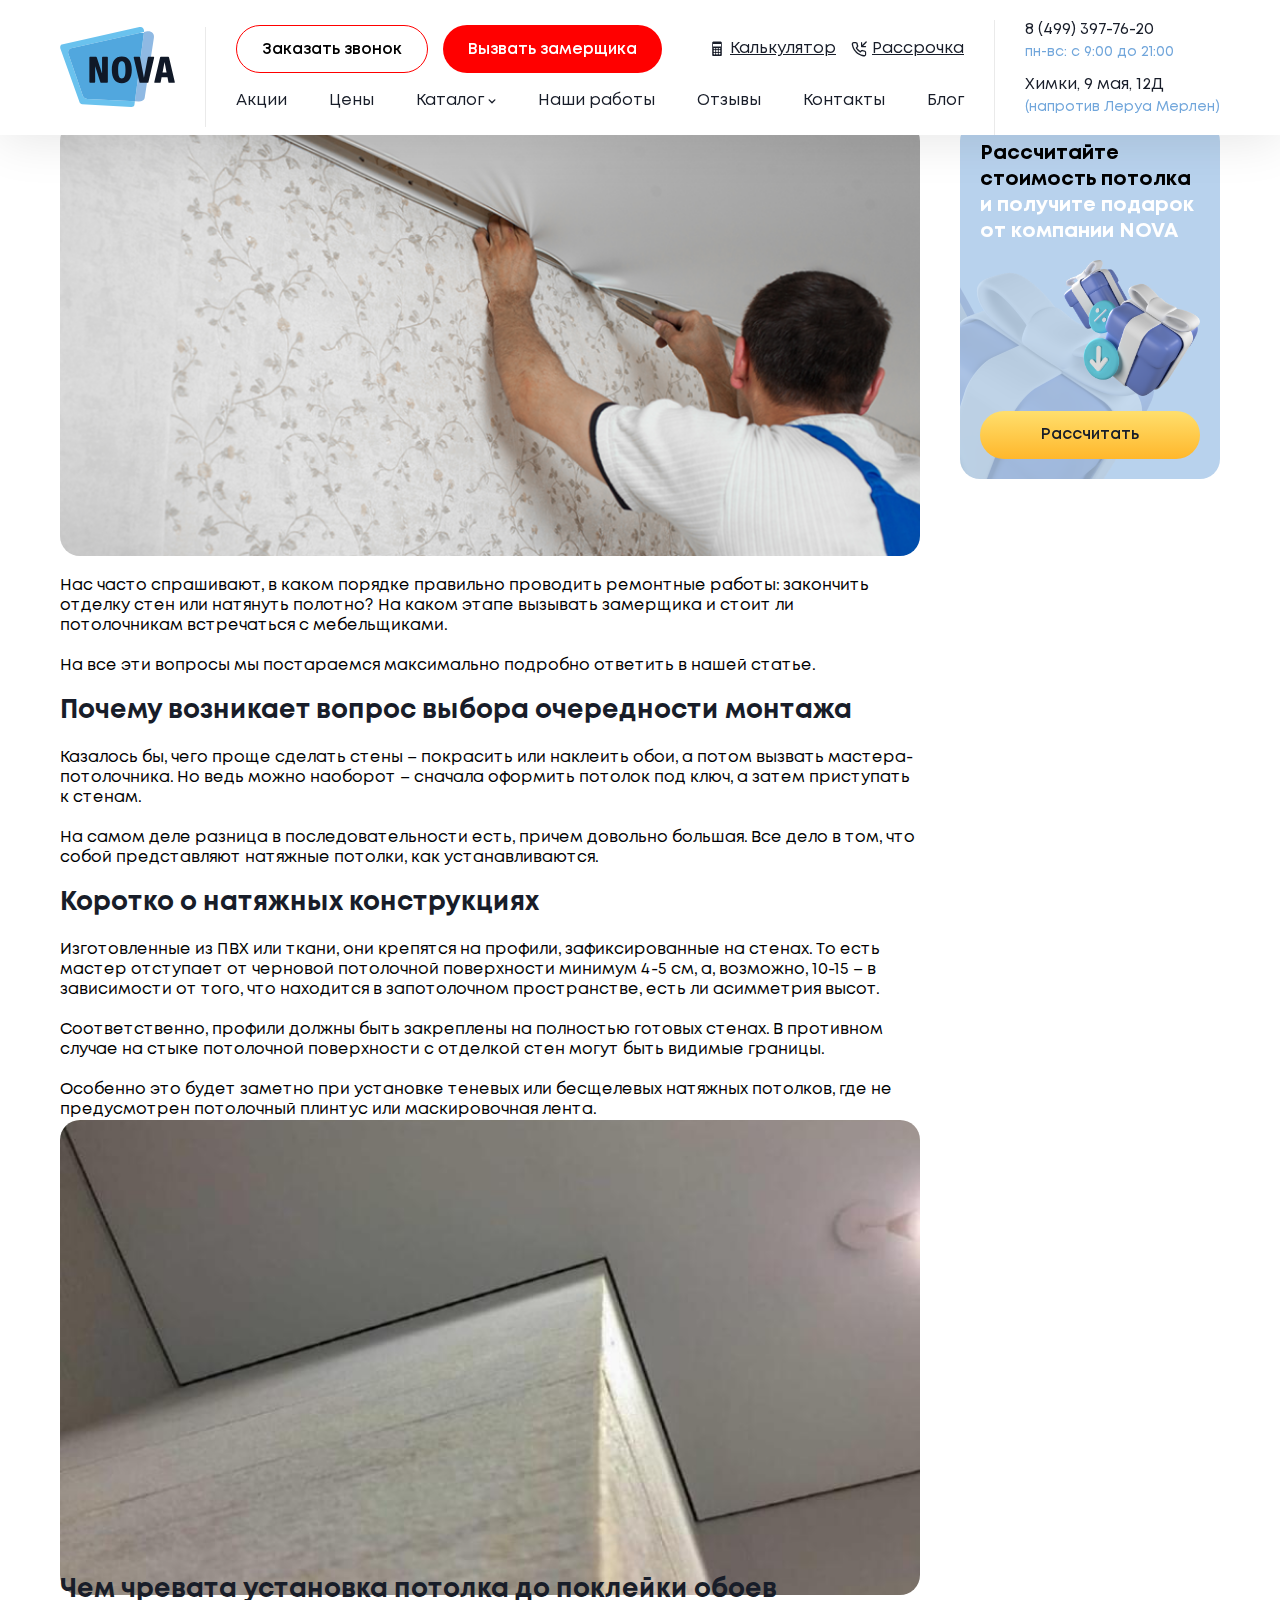
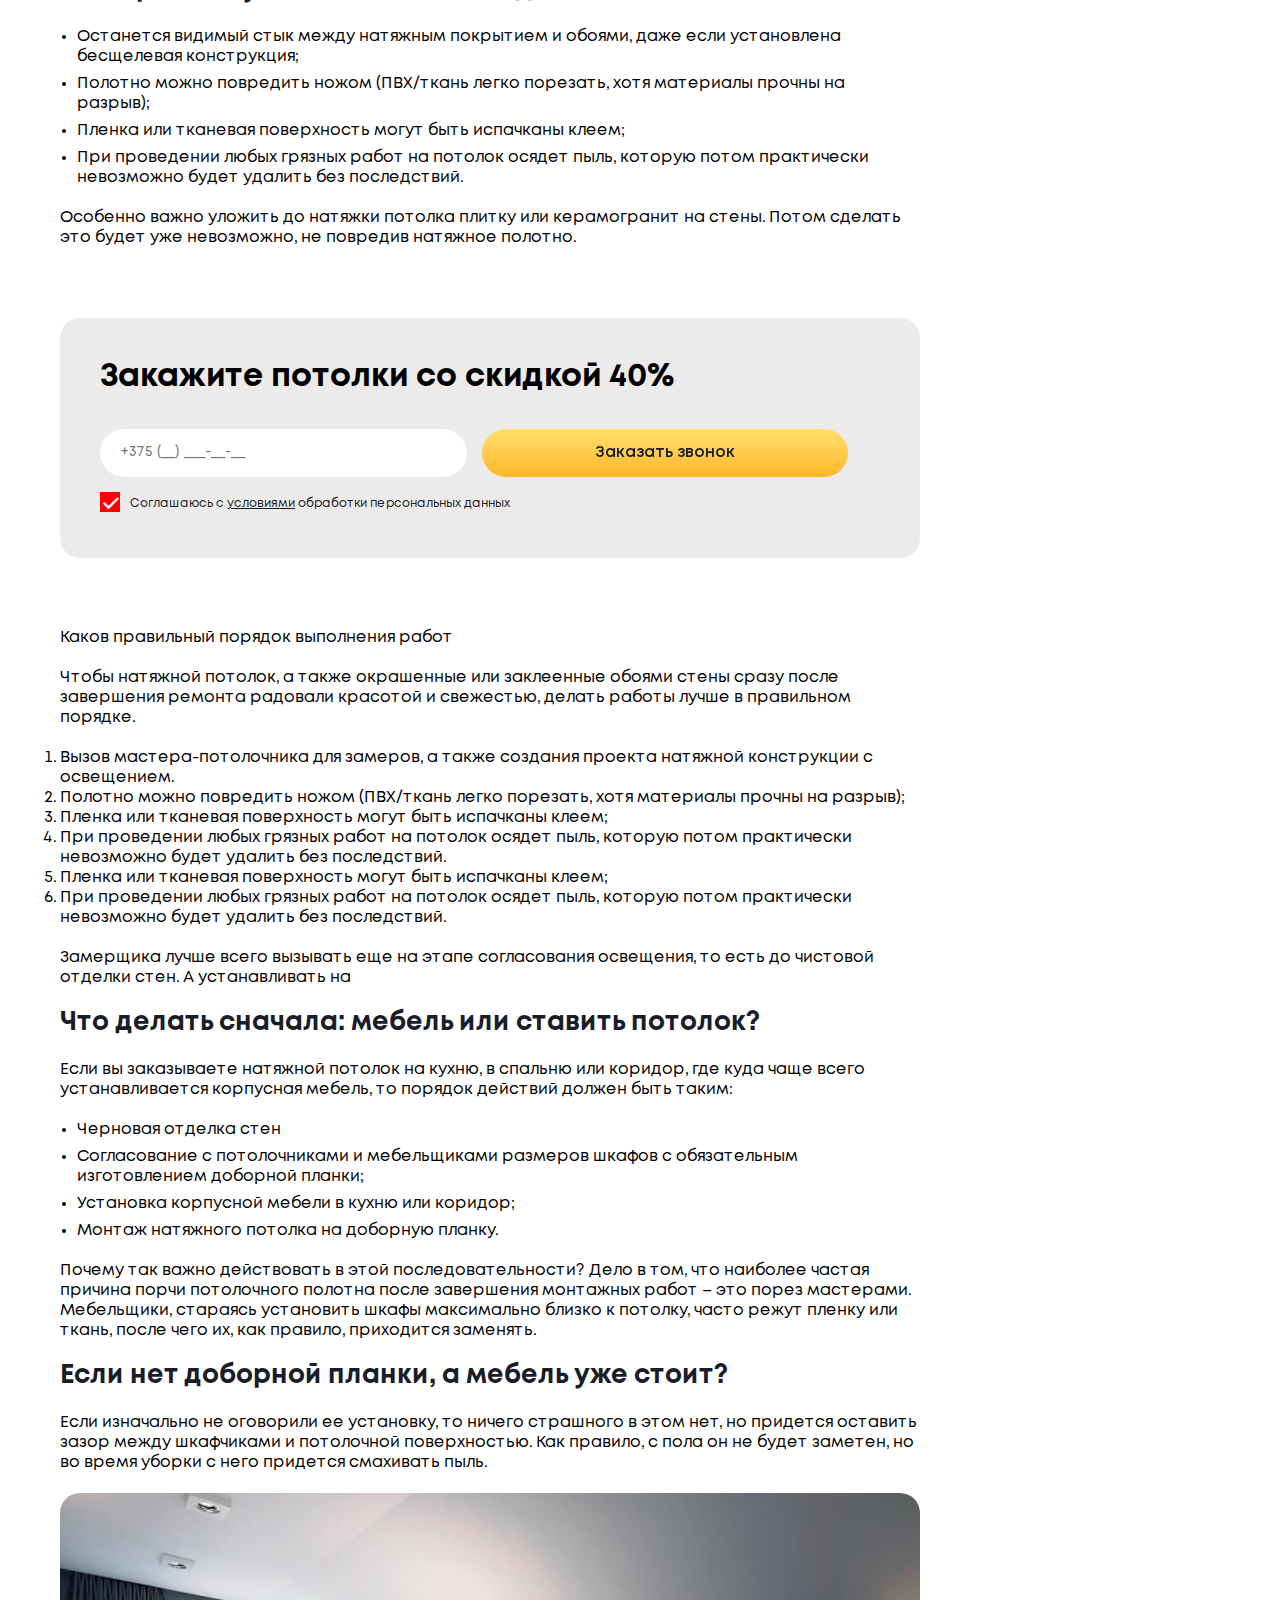
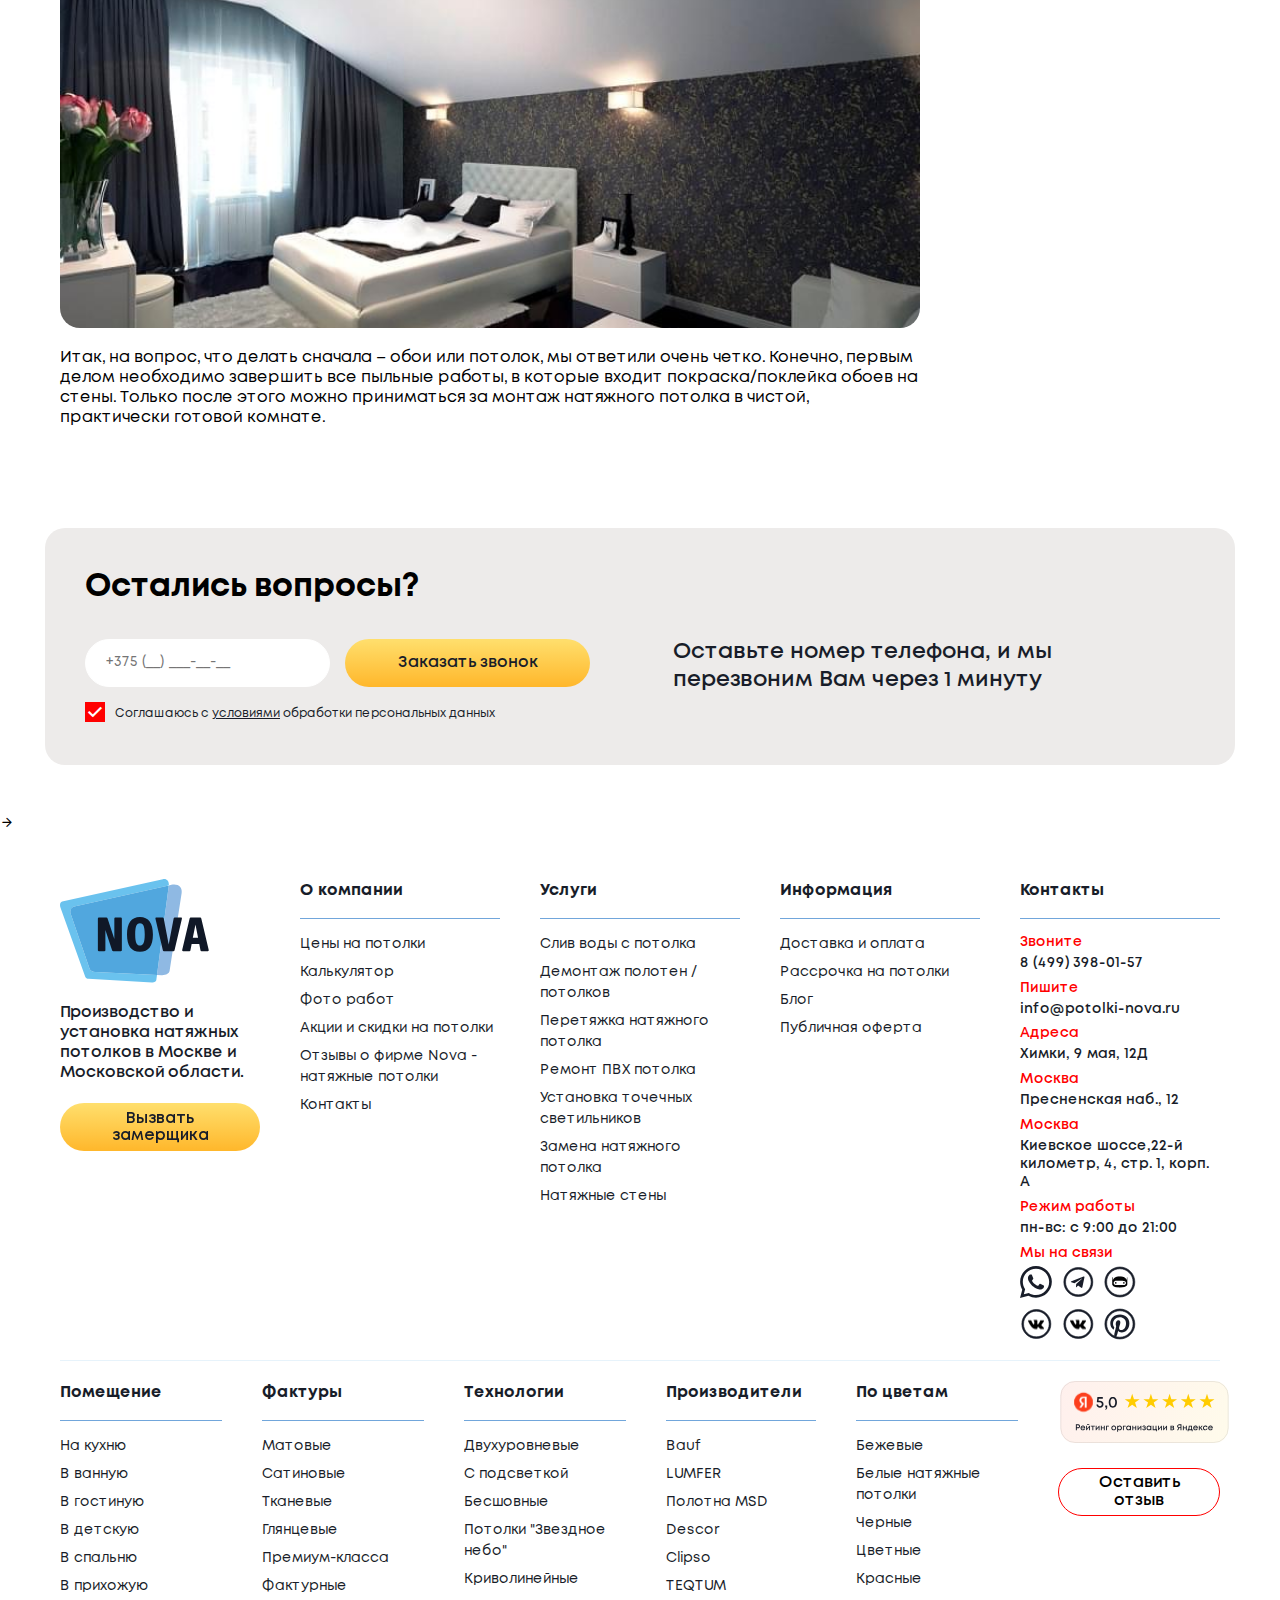
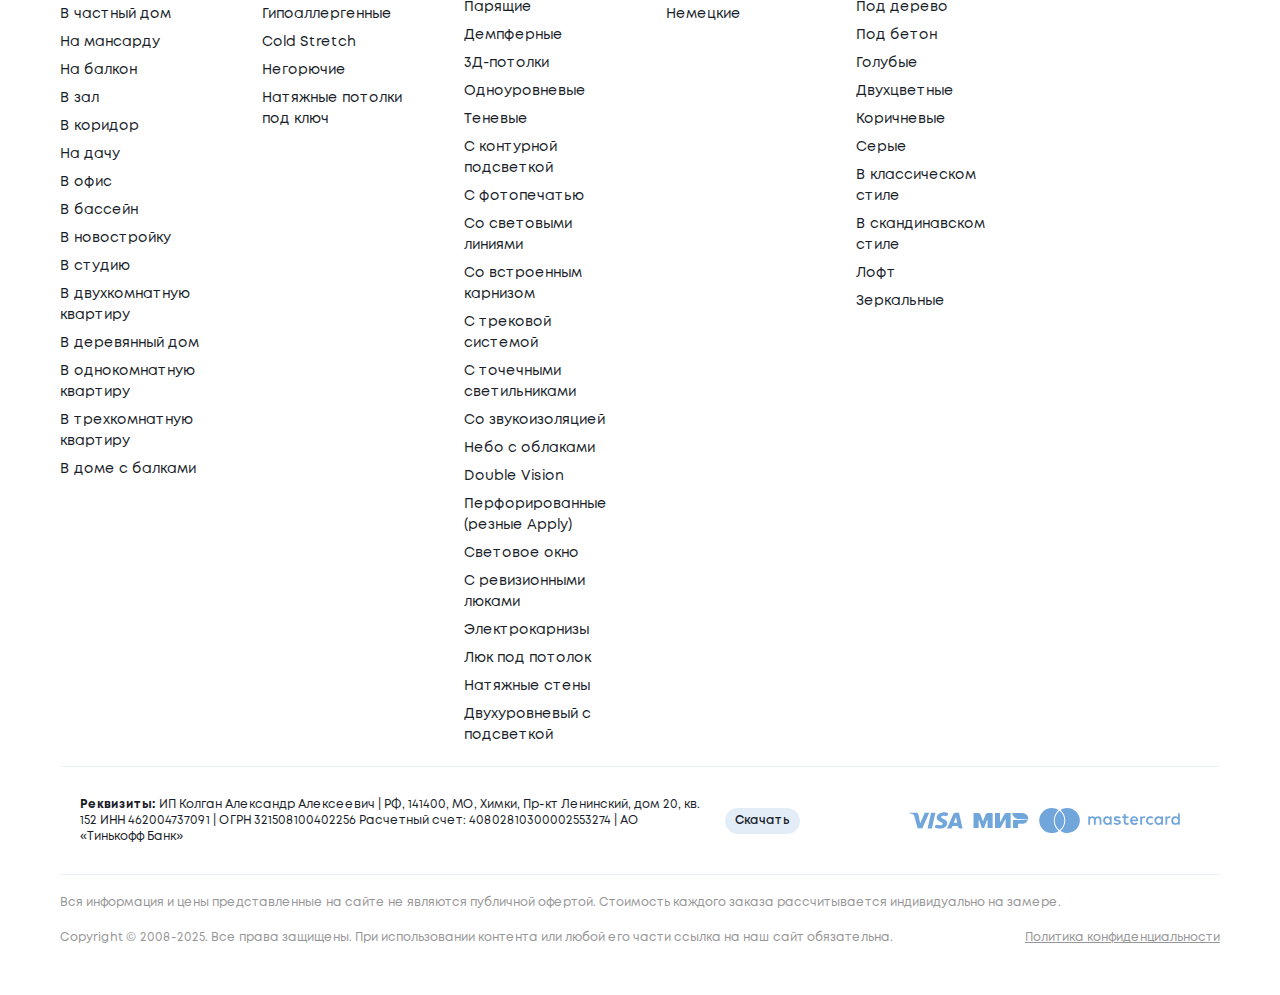
<file: article.html>
<!DOCTYPE html>
<html lang="ru">

<head>
	<title>HomePage</title>
	<meta charset="UTF-8" />
	<meta name="format-detection" content="telephone=no" />
	<style>
		body {
			opacity: 1;
		}
	</style>
	<!-- <link
    href="https://cdn.jsdelivr.net/npm/bootstrap@5.3.2/dist/css/bootstrap.min.css?_v=20250813175216"
    rel="stylesheet"
  /> -->

	<link rel="stylesheet" href="css/style.min.css?_v=20250813175216" />
	<link rel="shortcut icon" href="favicon.ico" />
	<!-- <meta name="robots" content="noindex, nofollow"> -->
	<meta name="viewport" content="width=device-width, initial-scale=1.0" />
</head>

<body>
	<div class="wrapper">
		<header class="header">
			<div class="header__container">
				<div class="header__body">
					<a href="home.html" class="header__logo"><img src="img/header/logo.svg" alt="#" /></a>
					<div class="header__main">
						<div class="header__top">
							<div class="header__buttons">
								<a data-popup="#popup" class="header__button button button--white" href="#">Заказать звонок</a>
								<a data-da=".menu, 480" class="header__button header__button--red button button--red" href="#" data-popup="#popup-two">Вызвать замерщика</a>
							</div>
							<div data-da=".contact-header, 768" class="header__tools">
								<a data-goto-header data-goto="#calc" class="header__tools-link" href="">
									<i class="icon-calculator"></i>
									<span>Калькулятор</span>
								</a>
								<a class="header__tools-link" href="page-installment.html">
									<i class="icon-phone"></i>
									<span>Рассрочка</span></a>
							</div>
						</div>

						<div class="header__menu menu">
							<h3 class="menu__title">Меню</h3>
							<nav class="menu__body">
								<ul class="menu__list">
									<li class="menu__item">
										<a href="home.html" class="menu__link">Акции </a>
									</li>
									<li class="menu__item">
										<a href="price.html" class="menu__link">Цены</a>
									</li>

									<li class="menu__item menu__item--catalog">
										<span href="" class="menu__link">
											Каталог
											<img src="img/header/arrow-menu.svg" alt="#" />
										</span>
										<div class="submenu-catalog">
											<div class="menu__header">
												<button class="submenu-catalog__close icon-arrow-left"></button>
												<span> Каталог</span>
											</div>

											<div class="submenu-catalog__item">
												<h3 class="submenu-catalog__title">Фактуры</h3>
												<ul class="submenu-catalog__list">
													<!-- <li class="close"></li> -->
													<div class="menu__header-sub menu__header">
														<button class="submenu-catalog__list-close icon-arrow-left"></button>
														<span>Фактуры</span>
													</div>
													<li><a href="catalog.html">Матовые</a></li>
													<li><a href="#">Сатиновые</a></li>
													<li><a href="#">Тканевые</a></li>
													<li><a href="#">Глянцевые</a></li>
													<li>
														<a href="#">Премиум-класса</a>
													</li>
													<li><a href="#">Фактурные</a></li>
													<li>
														<a href="#">Гипоаллергенные</a>
													</li>
													<li>
														<a href="#">Cold Stretch</a>
													</li>
													<li><a href="#">Негорючие</a></li>
													<li>
														<a href="#">Натяжные потолки под ключ</a>
													</li>
												</ul>
											</div>
											<div class="submenu-catalog__item">
												<h3 class="submenu-catalog__title">Расчёты</h3>
												<ul class="submenu-catalog__list">
													<div class="menu__header-sub menu__header">
														<button class="submenu-catalog__list-close icon-arrow-left"></button>
														<span>Расчёты</span>
													</div>
													<li><a href="#">На кухню</a></li>
													<li><a href="#">В ванную</a></li>
													<li><a href="#">В гостиную</a></li>
													<li><a href="#">В детскую</a></li>
													<li><a href="#">В спальню</a></li>
													<li><a href="#">В прихожую</a></li>
													<li><a href="#">В частный дом</a></li>
												</ul>
											</div>
											<div class="submenu-catalog__item">
												<h3 class="submenu-catalog__title">Технологии</h3>
												<ul class="submenu-catalog__list">
													<div class="menu__header-sub menu__header">
														<button class="submenu-catalog__list-close icon-arrow-left"></button>
														<span>Технологии</span>
													</div>
													<li><a href="#">Матовые</a></li>
													<li><a href="#">Сатиновые</a></li>
													<li><a href="#">Тканевые</a></li>
													<li><a href="#">Глянцевые</a></li>
													<li><a href="#">Премиум-класса</a></li>
													<li><a href="#">Фактурные</a></li>
													<li><a href="#">Гипоаллергенные</a></li>
													<li><a href="#">Cold Stretch</a></li>
													<li><a href="#">Негорючие</a></li>
													<li><a href="#">Натяжные потолки под ключ</a></li>
												</ul>
											</div>
											<div class="submenu-catalog__item">
												<h3 class="submenu-catalog__title">Производители</h3>
												<ul class="submenu-catalog__list">
													<div class="menu__header-sub menu__header">
														<button class="submenu-catalog__list-close icon-arrow-left"></button>
														<span>Производители</span>
													</div>
													<li><a href="#">Bauf</a></li>
													<li><a href="#">LUMFER</a></li>
													<li><a href="#">Полотна MSD</a></li>
													<li><a href="#">Descor</a></li>
													<li><a href="#">Clipso</a></li>
													<li><a href="#">TEQTUM</a></li>
													<li><a href="#">Немецкие</a></li>
												</ul>
											</div>
										</div>
									</li>

									<li class="menu__item">
										<a href="work.html" class="menu__link">Наши работы</a>
									</li>

									<li class="menu__item">
										<a href="reviews.html" class="menu__link"> Отзывы </a>
									</li>
									<li class="menu__item">
										<a href="contact.html" class="menu__link"> Контакты </a>
									</li>
									<li class="menu__item">
										<a href="blog.html" class="menu__link">
											Блог
											<!-- <img src="img/header/arrow-menu.svg" alt="#" /> -->
										</a>

										<!-- <ul class="submenu">
                  <div class="submenu__header menu__header">
                    <button
                      class="submenu-close close icon-arrow-left"
                    ></button>
                    <span> О компании</span>
                  </div>
                  <li><a href="#">Доставка и оплата</a></li>
                  <li><a href="#">Рассрочка</a></li>
                  <li><a href="#">Блог</a></li>
                  <li><a href="#">Публичная оферта</a></li>
                  <li><a href="#">Вакансии</a></li>
                  <li><a href="#">Приют</a></li>
                </ul> -->
									</li>
								</ul>
							</nav>
							<button type="button" class="menu__icon menu__icon-phone icon-menu">
								<span></span>
							</button>
						</div>
					</div>
					<div data-da=".header, 1150,0" class="header__contact contact-header">
						<div class="contact-header__item">
							<a class="contact-header__phone" href="tel:84993977620">8 (499) 397-76-20</a>
							<p data-da=".menu, 768" class="contact-header__clock">
								пн-вс: c 9:00 до 21:00
							</p>
						</div>
						<div data-da=".menu, 768" class="contact-header__item contact-header__item--phone">
							<div class="contact-header__address">Химки, 9 мая, 12Д</div>
							<p class="contact-header__addres-local">(напротив Леруа Мерлен)</p>
						</div>
					</div>
					<button type="button" class="menu__icon icon-menu">
						<span></span>
					</button>
				</div>
			</div>
		</header>
		<div id="popup" aria-hidden="true" class="popup">
			<div class="popup__wrapper">
				<div class="popup__content">
					<button data-close type="button" class="popup__close">
						<svg xmlns="http://www.w3.org/2000/svg" version="1" viewBox="0 0 24 24">
							<path d="M13 12l5-5-1-1-5 5-5-5-1 1 5 5-5 5 1 1 5-5 5 5 1-1z"></path>
						</svg>
					</button>
					<div class="popup__body">
						<h2 class="popup__title">Закажите звонок</h2>
						<p class="popup__text">
							И наш менеджер перезвонит Вам в ближайшее время
						</p>
						<form data-ajax data-popup-message="#form-message" class="popup__form" action="files/sendmail/sendmail.php" method="POST">
							<input data-inputmask="'mask':'375 (99)-999-99-99'" data-required type="text" name="phone" data-error="Заполните поля" placeholder="+375 (__) ___-__-__" class="popup__input input" />
							<div class="checkbox">
								<input id="c_5" data-error="Ошибка" class="checkbox__input" type="checkbox" value="согласен" name="check" checked />
								<label for="c_5" class="checkbox__label"><span class="checkbox__text">Соглашаюсь с
										<a href="/privacy.html" target="_blank">условиями</a> обработки
										персональных данных
									</span></label>
							</div>
							<button type="submit" class="popup__button button button--yellow">
								Заказать звонок
							</button>
						</form>
					</div>
				</div>
			</div>
		</div>

		<div id="popup-two" aria-hidden="true" class="popup">
			<div class="popup__wrapper">
				<div class="popup__content">
					<button data-close type="button" class="popup__close">
						<svg xmlns="http://www.w3.org/2000/svg" version="1" viewBox="0 0 24 24">
							<path d="M13 12l5-5-1-1-5 5-5-5-1 1 5 5-5 5 1 1 5-5 5 5 1-1z"></path>
						</svg>
					</button>
					<div class="popup__body">
						<h2 class="popup__title">Закажите бесплатный выезд замерщика</h2>
						<p class="popup__text">Заполните форму для вызова замерщика</p>
						<form data-ajax data-popup-message="#form-message" class="popup__form" action="files/sendmail/sendmail.php" method="POST">
							<input data-inputmask="'mask':'375 (99)-999-99-99'" data-required type="text" name="phone" data-error="Заполните поля" placeholder="+375 (__) ___-__-__" class="popup__input input" />
							<div class="checkbox">
								<input id="c_6" data-error="Ошибка" class="checkbox__input" type="checkbox" value="согласен" name="check" checked />
								<label for="c_6" class="checkbox__label"><span class="checkbox__text">Соглашаюсь с
										<a href="/privacy.html" target="_blank">условиями</a> обработки
										персональных данных
									</span></label>
							</div>
							<button type="submit" class="popup__button button button--yellow">
								Заказать звонок
							</button>
						</form>
					</div>
				</div>
			</div>
		</div>
		<div id="popup-three" aria-hidden="true" class="popup">
			<div class="popup__wrapper">
				<div class="popup__content">
					<button data-close type="button" class="popup__close">
						<svg xmlns="http://www.w3.org/2000/svg" version="1" viewBox="0 0 24 24">
							<path d="M13 12l5-5-1-1-5 5-5-5-1 1 5 5-5 5 1 1 5-5 5 5 1-1z"></path>
						</svg>
					</button>
					<div class="popup__body">
						<h2 class="popup__title">Воспользуйтесь предложением</h2>
						<p class="popup__text">Для этого заполните форму</p>
						<form data-ajax data-popup-message="#form-message" class="popup__form" action="files/sendmail/sendmail.php" method="POST">
							<input data-inputmask="'mask':'375 (99)-999-99-99'" data-required type="text" name="phone" data-error="Заполните поля" placeholder="+375 (__) ___-__-__" class="popup__input input" />
							<div class="checkbox">
								<input id="c_7" data-error="Ошибка" class="checkbox__input" type="checkbox" value="согласен" name="check" checked />
								<label for="c_7" class="checkbox__label"><span class="checkbox__text">Соглашаюсь с
										<a href="/privacy.html" target="_blank">условиями</a> обработки
										персональных данных
									</span></label>
							</div>
							<button type="submit" class="popup__button button button--yellow">
								Заказать звонок
							</button>
						</form>
					</div>
				</div>
			</div>
		</div>

		<div id="popup-four" aria-hidden="true" class="popup">
			<div class="popup__wrapper">
				<div class="popup__content">
					<button data-close type="button" class="popup__close">
						<svg xmlns="http://www.w3.org/2000/svg" version="1" viewBox="0 0 24 24">
							<path d="M13 12l5-5-1-1-5 5-5-5-1 1 5 5-5 5 1 1 5-5 5 5 1-1z"></path>
						</svg>
					</button>
					<div class="popup__body">
						<h2 class="popup__title">Заказать натяжные потолки в рассрочку</h2>
						<form data-ajax data-popup-message="#form-message" class="popup__form" action="files/sendmail/sendmail.php" method="POST">
							<input data-inputmask="'mask':'375 (99)-999-99-99'" data-required type="text" name="phone" data-error="Заполните поля" placeholder="+375 (__) ___-__-__" class="popup__input input" />
							<div class="checkbox">
								<input id="c_9" data-error="Ошибка" class="checkbox__input" type="checkbox" value="согласен" name="check" checked />
								<label for="c_9" class="checkbox__label"><span class="checkbox__text">Соглашаюсь с
										<a href="/privacy.html" target="_blank">условиями</a> обработки
										персональных данных
									</span></label>
							</div>
							<button type="submit" class="popup__button button button--yellow">
								Заказать звонок
							</button>
						</form>
					</div>
				</div>
			</div>
		</div>
		<div id="popup-five" aria-hidden="true" class="popup">
			<div class="popup__wrapper">
				<div class="popup__content">
					<button data-close type="button" class="popup__close">
						<svg xmlns="http://www.w3.org/2000/svg" version="1" viewBox="0 0 24 24">
							<path d="M13 12l5-5-1-1-5 5-5-5-1 1 5 5-5 5 1 1 5-5 5 5 1-1z"></path>
						</svg>
					</button>
					<div class="popup__body">
						<h2 class="popup__title">Рассчитайте стоимость натяжного потолка</h2>
						<p class="popup__text">
							Оставьте заявку и получите подарок от компании NOVA
						</p>
						<form data-ajax data-popup-message="#form-message" class="popup__form" action="files/sendmail/sendmail.php" method="POST">
							<input data-inputmask="'mask':'375 (99)-999-99-99'" data-required type="text" name="phone" data-error="Заполните поля" placeholder="+375 (__) ___-__-__" class="popup__input input" />
							<div class="checkbox">
								<input id="c_10" data-error="Ошибка" class="checkbox__input" type="checkbox" value="согласен" name="check" checked />
								<label for="c_10" class="checkbox__label"><span class="checkbox__text">Соглашаюсь с
										<a href="/privacy.html" target="_blank">условиями</a> обработки
										персональных данных
									</span></label>
							</div>
							<button type="submit" class="popup__button button button--yellow">
								Заказать звонок
							</button>
						</form>
					</div>
				</div>
			</div>
		</div>

		<div id="popup-six" aria-hidden="true" class="popup">
			<div class="popup__wrapper">
				<div class="popup__content">
					<button data-close type="button" class="popup__close">
						<svg xmlns="http://www.w3.org/2000/svg" version="1" viewBox="0 0 24 24">
							<path d="M13 12l5-5-1-1-5 5-5-5-1 1 5 5-5 5 1 1 5-5 5 5 1-1z"></path>
						</svg>
					</button>
					<div class="popup__body">
						<h2 class="popup__title">Задать вопрос</h2>
						<p class="popup__text">Напишите интересующий Вас вопрос</p>
						<form data-ajax data-popup-message="#form-message" class="popup__form" action="files/sendmail/sendmail.php" method="POST">
							<input data-inputmask="'mask':'375 (99)-999-99-99'" data-required type="text" name="phone" data-error="Заполните поля" placeholder="+375 (__) ___-__-__" class="popup__input input" />
							<textarea data-required autocomplete="off" name="text" placeholder="Ваш комментарий" data-error="Напишите комментарий" class="input" data-autoheight data-autoheight-min="150" data-autoheight-max="330"></textarea>
							<div class="checkbox">
								<input id="c_8" data-error="Ошибка" class="checkbox__input" type="checkbox" value="согласен" name="check" checked />
								<label for="c_8" class="checkbox__label"><span class="checkbox__text">Соглашаюсь с
										<a href="/privacy.html" target="_blank">условиями</a> обработки
										персональных данных
									</span></label>
							</div>
							<button type="submit" class="popup__button button button--yellow">
								Заказать звонок
							</button>
						</form>
					</div>
				</div>
			</div>
		</div>
		<div id="form-message" aria-hidden="true" class="popup">
			<div class="popup__wrapper">
				<div class="popup__content">
					<button data-close type="button" class="popup__close">
						<svg xmlns="http://www.w3.org/2000/svg" version="1" viewBox="0 0 24 24">
							<path d="M13 12l5-5-1-1-5 5-5-5-1 1 5 5-5 5 1 1 5-5 5 5 1-1z"></path>
						</svg>
					</button>
					<div class="popup__body">
						<h2 class="popup__title" style="
            color: red;
            font-size: 24px;
            font-weight: 600;
            text-align: center;
            margin: 20px 0;
            padding: 15px;
            background-color: #f8f9fa;
            border-radius: 8px;
            box-shadow: 0 2px 4px rgba(0, 0, 0, 0.1);
            animation: fadeIn 0.5s ease-in-out;
          ">
							Спасибо, ваша форма успешно отправлена!
						</h2>
						<style>
							@keyframes fadeIn {
								from {
									opacity: 0;
									transform: translateY(-10px);
								}

								to {
									opacity: 1;
									transform: translateY(0);
								}
							}
						</style>
					</div>
				</div>
			</div>
		</div>

		<div id="popup-seven" aria-hidden="true" class="popup">
			<div class="popup__wrapper">
				<div class="popup__content">
					<button data-close type="button" class="popup__close">
						<svg xmlns="http://www.w3.org/2000/svg" version="1" viewBox="0 0 24 24">
							<path d="M13 12l5-5-1-1-5 5-5-5-1 1 5 5-5 5 1 1 5-5 5 5 1-1z"></path>
						</svg>
					</button>
					<div class="popup__body">
						<h2 class="popup__title">Оставить отзыв</h2>

						<form data-ajax data-popup-message="#form-message" class="popup__form" action="files/sendmail/sendmail.php" method="POST">
							<input data-inputmask="'mask':'375 (99)-999-99-99'" data-required type="text" name="phone" data-error="Заполните поля" placeholder="+375 (__) ___-__-__" class="popup__input input" />
							<textarea data-required autocomplete="off" name="text" placeholder="Ваш комментарий" data-error="Напишите комментарий" class="input" data-autoheight data-autoheight-min="150" data-autoheight-max="330"></textarea>
							<div class="checkbox">
								<input id="c_11" data-error="Ошибка" class="checkbox__input" type="checkbox" value="согласен" name="check" checked />
								<label for="c_11" class="checkbox__label"><span class="checkbox__text">Соглашаюсь с
										<a href="/privacy.html" target="_blank">условиями</a> обработки
										персональных данных
									</span></label>
							</div>
							<button type="submit" class="popup__button button button--yellow">
								Заказать звонок
							</button>
						</form>
					</div>
				</div>
			</div>
		</div>


		<main class="page page-article">
			<section class="room room-aticle">
				<div class="room__container">
					<h2 class="room__title title">
						Что сначала делать: обои или натяжной потолок?
					</h2>
					<div class="room__body">
						<div class="room__content">
							<div class="room__image">
								<img src="img/article/01.png" alt="#" />
							</div>
							<p>
								Нас часто спрашивают, в каком порядке правильно проводить
								ремонтные работы: закончить отделку стен или натянуть полотно?
								На каком этапе вызывать замерщика и стоит ли потолочникам
								встречаться с мебельщиками.
							</p>
							<p>
								На все эти вопросы мы постараемся максимально подробно
								ответить в нашей статье.
							</p>
							<h3>Почему возникает вопрос выбора очередности монтажа</h3>
							<p>
								Казалось бы, чего проще сделать стены – покрасить или наклеить
								обои, а потом вызвать мастера-потолочника. Но ведь можно
								наоборот – сначала оформить потолок под ключ, а затем
								приступать к стенам.
							</p>
							<p>
								На самом деле разница в последовательности есть, причем
								довольно большая. Все дело в том, что собой представляют
								натяжные потолки, как устанавливаются.
							</p>
							<h3>Коротко о натяжных конструкциях</h3>
							<p>
								Изготовленные из ПВХ или ткани, они крепятся на профили,
								зафиксированные на стенах. То есть мастер отступает от
								черновой потолочной поверхности минимум 4-5 см, а, возможно,
								10-15 – в зависимости от того, что находится в запотолочном
								пространстве, есть ли асимметрия высот.
							</p>
							<p>
								Соответственно, профили должны быть закреплены на полностью
								готовых стенах. В противном случае на стыке потолочной
								поверхности с отделкой стен могут быть видимые границы.
							</p>
							<div class="room__image">
								<p class="room__italic">
									Особенно это будет заметно при установке теневых или
									бесщелевых натяжных потолков, где не предусмотрен потолочный
									плинтус или маскировочная лента.
								</p>
								<img src="img/article/02.jpg" alt="#" />
							</div>
							<h3>Чем чревата установка потолка до поклейки обоев</h3>
							<ul>
								<li>
									Останется видимый стык между натяжным покрытием и обоями,
									даже если установлена бесщелевая конструкция;
								</li>
								<li>
									Полотно можно повредить ножом (ПВХ/ткань легко порезать,
									хотя материалы прочны на разрыв);
								</li>
								<li>
									Пленка или тканевая поверхность могут быть испачканы клеем;
								</li>
								<li>
									При проведении любых грязных работ на потолок осядет пыль,
									которую потом практически невозможно будет удалить без
									последствий.
								</li>
							</ul>
							<p>
								Особенно важно уложить до натяжки потолка плитку или
								керамогранит на стены. Потом сделать это будет уже невозможно,
								не повредив натяжное полотно.
							</p>
							<div class="measuring">
								<div class="measuring__container">
									<img class="measuring__image-bg" src="img/measuring/form.png" alt="#" />
									<h2 class="measuring__title title">
										Закажите потолки со скидкой 40%
									</h2>
									<div style="grid-template-columns: 1fr" class="measuring__body">
										<form data-ajax="" data-popup-message="#form-message" class="measuring__form" action="files/sendmail/sendmail.php" method="POST">
											<div class="measuring__form-item">
												<input data-inputmask="'mask': '375 (99)-999-99-99'" data-required="" type="text" name="phone" data-error="Заполните поля" placeholder="+375 (__) ___-__-__" class="input" inputmode="text" />
												<button type="submit" class="measuring__button button button--yellow">
													Заказать звонок
												</button>
											</div>
											<div class="checkbox">
												<input id="c_19" data-error="Ознакомтесь с условиями обработки персональных данных" class="checkbox__input" type="checkbox" value="Согласен условиями обработки персональных данных" name="check" checked data-required />
												<label for="c_19" class="checkbox__label"><span class="checkbox__text">Соглашаюсь с
														<a href="" target="_blank">условиями</a> обработки
														персональных данных</span></label>
											</div>
										</form>
									</div>
								</div>
							</div>

							<p>Каков правильный порядок выполнения работ</p>
							<p>
								Чтобы натяжной потолок, а также окрашенные или заклеенные
								обоями стены сразу после завершения ремонта радовали красотой
								и свежестью, делать работы лучше в правильном порядке.
							</p>

							<ol>
								<li>
									Вызов мастера-потолочника для замеров, а также создания
									проекта натяжной конструкции с освещением.
								</li>
								<li>
									Полотно можно повредить ножом (ПВХ/ткань легко порезать,
									хотя материалы прочны на разрыв);
								</li>
								<li>
									Пленка или тканевая поверхность могут быть испачканы клеем;
								</li>
								<li>
									При проведении любых грязных работ на потолок осядет пыль,
									которую потом практически невозможно будет удалить без
									последствий.
								</li>
								<li>
									Пленка или тканевая поверхность могут быть испачканы клеем;
								</li>
								<li>
									При проведении любых грязных работ на потолок осядет пыль,
									которую потом практически невозможно будет удалить без
									последствий.
								</li>
							</ol>

							<p class="room__italic">
								Замерщика лучше всего вызывать еще на этапе согласования
								освещения, то есть до чистовой отделки стен. А устанавливать
								на
							</p>
							<h3>Что делать сначала: мебель или ставить потолок?</h3>
							<p>
								Если вы заказываете <a href="#">натяжной потолок на кухню</a>,
								в спальню или коридор, где куда чаще всего устанавливается
								корпусная мебель, то порядок действий должен быть таким:
							</p>
							<ul>
								<li>Черновая отделка стен</li>
								<li>
									Согласование с потолочниками и мебельщиками размеров шкафов
									с обязательным изготовлением доборной планки;
								</li>
								<li>Установка корпусной мебели в кухню или коридор;</li>
								<li>Монтаж натяжного потолка на доборную планку.</li>
							</ul>
							<p>
								Почему так важно действовать в этой последовательности? Дело в
								том, что наиболее частая причина порчи потолочного полотна
								после завершения монтажных работ – это порез мастерами.
								Мебельщики, стараясь установить шкафы максимально близко к
								потолку, часто режут пленку или ткань, после чего их, как
								правило, приходится заменять.
							</p>
							<h3>Если нет доборной планки, а мебель уже стоит?</h3>
							<p>
								Если изначально не оговорили ее установку, то ничего страшного
								в этом нет, но придется оставить зазор между шкафчиками и
								потолочной поверхностью. Как правило, с пола он не будет
								заметен, но во время уборки с него придется смахивать пыль.
							</p>
							<div class="room__image">
								<img src="img/article/03.jpg" alt="#" />
							</div>
							<p>
								Итак, на вопрос, что делать сначала – обои или потолок, мы
								ответили очень четко. Конечно, первым делом необходимо
								завершить все пыльные работы, в которые входит
								покраска/поклейка обоев на стены. Только после этого можно
								приниматься за монтаж натяжного потолка в чистой, практически
								готовой комнате.
							</p>
						</div>

						<div class="room__article">
							<div class="room__article-title">
								Рассчитайте стоимость потолка
								<span>и получите подарок от компании NOVA</span>
							</div>
							<img class="room__article-image" src="img/room/present-image.png" />
							<a data-popup="#popup-five" href="#" class="room__button button button--yellow">Рассчитать</a>
						</div>
					</div>
				</div>
			</section>
			<section class="measuring">
				<div class="measuring__container">
					<img class="measuring__image-bg" src="img/measuring/form.png" alt="#" />
					<h2 class="measuring__title title">Остались вопросы?</h2>
					<div class="measuring__body">
						<form data-ajax="" data-popup-message="#form-message" class="measuring__form" action="files/sendmail/sendmail.php" method="POST">
							<div class="measuring__form-item">
								<input data-inputmask="'mask': '375 (99)-999-99-99'" data-required="" type="text" name="phone" data-error="Заполните поля" placeholder="+375 (__) ___-__-__" class="input" inputmode="text" />
								<button type="submit" class="measuring__button button button--yellow">
									Заказать звонок
								</button>
							</div>
							<div class="checkbox">
								<input id="c_18" data-error="Ознакомтесь с условиями обработки персональных данных" class="checkbox__input" type="checkbox" value="Согласен условиями обработки персональных данных" name="check" checked="" data-required="" />
								<label for="c_18" class="checkbox__label"><span class="checkbox__text">Соглашаюсь с
										<a href="" target="_blank">условиями</a> обработки
										персональных данных</span></label>
							</div>
						</form>
						<p class="measuring__text">
							Оставьте номер телефона, и мы перезвоним Вам через 1 минуту
						</p>
					</div>
				</div>
			</section>
			<div class="nav">
				<a href="#"><i class="icon-arrow-right"></i></a>
			</div>
		</main>
		<footer class="footer">
			<div class="footer__container">
				<div class="footer__top top-footer">
					<div class="top-footer__column">
						<a class="top-footer__logo" href="#">
							<img src="img/footer/logo.svg" alt="#" />
						</a>
						<p class="top-footer__text">
							Производство и установка натяжных потолков в Москве и Московской
							области.
						</p>
						<a data-popup="#popup-two" class="top-footer__button button button--yellow" href="#">Вызвать замерщика</a>
					</div>
					<div data-dynamic-list="company" data-list-breakpoint="480,max" data-spollers="480,max" class="bottom-footer__menu">
						<div class="bottom-footer__item">
							<h3 data-list-trigger data-spoller class="bottom-footer__title">
								О компании
							</h3>
							<ul data-list-content data-visible-items="5" class="bottom-footer__list">
								<li><a href="#">Цены на потолки</a></li>
								<li><a href="#">Калькулятор</a></li>
								<li><a href="#">Фото работ</a></li>
								<li><a href="#">Акции и скидки на потолки</a></li>
								<li><a href="#">Отзывы о фирме Nova - натяжные потолки</a></li>
								<li><a href="#">Контакты</a></li>
							</ul>
						</div>
						<button data-list-button hidden type="button" class="bottom-footer__more">
							<span>Еще</span><span>Скрыть</span>
						</button>
					</div>
					<div data-dynamic-list="menu" data-list-breakpoint="480,max" data-spollers="480,max" class="bottom-footer__menu">
						<div class="bottom-footer__item">
							<h3 data-list-trigger data-spoller class="bottom-footer__title">
								Услуги
							</h3>
							<ul data-list-content data-visible-items="5" class="bottom-footer__list">
								<li><a href="">Слив воды с потолка</a></li>
								<li><a href="">Демонтаж полотен / потолков</a></li>
								<li><a href="">Перетяжка натяжного потолка</a></li>
								<li><a href="">Ремонт ПВХ потолка</a></li>
								<li><a href="">Установка точечных светильников</a></li>
								<li><a href="">Замена натяжного потолка</a></li>
								<li><a href="">Натяжные стены</a></li>
							</ul>
						</div>
						<button data-list-button hidden type="button" class="bottom-footer__more">
							<span>Еще</span><span>Скрыть</span>
						</button>
					</div>
					<div data-dynamic-list="menu" data-list-breakpoint="480,max" data-spollers="480,max" class="bottom-footer__menu">
						<div class="bottom-footer__item">
							<h3 data-list-trigger data-spoller class="bottom-footer__title">
								Информация
							</h3>
							<ul data-list-content data-visible-items="5" class="bottom-footer__list">
								<li><a href="#">Доставка и оплата</a></li>
								<li><a href="#">Рассрочка на потолки</a></li>
								<li><a href="#">Блог</a></li>
								<li><a href="#">Публичная оферта</a></li>
							</ul>
						</div>
						<button data-list-button hidden type="button" class="bottom-footer__more">
							<span>Еще</span><span>Скрыть</span>
						</button>
					</div>
					<div data-dynamic-list="menu" data-list-breakpoint="480,max" data-spollers="480,max" class="bottom-footer__menu">
						<div class="bottom-footer__item">
							<h3 data-list-trigger data-spoller class="bottom-footer__title">
								Контакты
							</h3>
							<ul data-list-content data-visible-items="5" class="bottom-footer__list">
								<li class="top-footer__item">
									<h4 class="top-footer__contact-title">Звоните</h4>
									<a class="top-footer__contact-link" href="tel:8 (499) 398-01-57">8 (499) 398-01-57</a>
								</li>
								<li class="top-footer__item">
									<h4 class="top-footer__contact-title">Пишите</h4>
									<a class="top-footer__contact-link" href="malito:info@potolki-nova.ru">info@potolki-nova.ru</a>
								</li>
								<li class="top-footer__item">
									<h4 class="top-footer__contact-title">Адресa</h4>
									<p class="top-footer__contact-text">Химки, 9 мая, 12Д</p>
								</li>
								<li class="top-footer__item">
									<h4 class="top-footer__contact-title">Москва</h4>
									<p class="top-footer__contact-text">Пресненская наб., 12</p>
								</li>
								<li class="top-footer__item">
									<h4 class="top-footer__contact-title">Москва</h4>
									<p class="top-footer__contact-text">
										Киевское шоссе,22-й километр, 4, стр. 1, корп. А
									</p>
								</li>
								<li class="top-footer__item">
									<h4 class="top-footer__contact-title">Режим работы</h4>
									<p class="top-footer__contact-text">пн-вс: c 9:00 до 21:00</p>
								</li>
								<li class="top-footer__item">
									<h4 class="top-footer__contact-title">Мы на связи</h4>
									<div class="top-footer__contact-socials">
										<a href="#"><img src="img/footer/wp-black.svg" alt="#" /></a>
										<a href="#"><img src="img/footer/tg-black.svg" alt="#" /></a>
										<a href="#"><img src="img/footer/tgbot-black.svg" alt="#" /></a>
										<a href="#"><img src="img/footer/vk-black.svg" alt="#" /></a>
										<a href="#"><img src="img/footer/vk-black.svg" alt="#" /></a>
										<a href="#"><img src="img/footer/pinterest-black.svg" alt="#" /></a>
									</div>
								</li>
							</ul>
						</div>
						<button data-list-button hidden type="button" class="bottom-footer__more">
							<span>Еще</span><span>Скрыть</span>
						</button>
					</div>
				</div>
				<div class="footer__bottom bottom-footer">
					<div data-dynamic-list="menu" data-list-breakpoint="480,max" data-spollers="480,max" class="bottom-footer__menu">
						<div class="bottom-footer__item">
							<h3 data-list-trigger data-spoller class="bottom-footer__title">
								Помещение
							</h3>
							<ul data-list-content data-visible-items="5" class="bottom-footer__list">
								<li><a href="">На кухню</a></li>
								<li><a href="">В ванную</a></li>
								<li><a href="">В гостиную</a></li>
								<li><a href="">В детскую</a></li>
								<li><a href="">В спальню</a></li>
								<li><a href="">В прихожую</a></li>
								<li><a href="">В частный дом</a></li>
								<li><a href="">На мансарду</a></li>
								<li><a href="">На балкон</a></li>
								<li><a href="">В зал</a></li>
								<li><a href="">В коридор</a></li>
								<li><a href="">На дачу</a></li>
								<li><a href="">В офис</a></li>
								<li><a href="">В бассейн</a></li>
								<li><a href="">В новостройку</a></li>
								<li>
									<a href="">В студию</a>
								</li>
								<li>
									<a href="">В двухкомнатную квартиру</a>
								</li>
								<li>
									<a href="">В деревянный дом</a>
								</li>
								<li>
									<a href="">В однокомнатную квартиру</a>
								</li>
								<li>
									<a href="">В трехкомнатную квартиру</a>
								</li>
								<li>
									<a href="">В доме с балками</a>
								</li>
							</ul>
						</div>
						<button data-list-button hidden type="button" class="bottom-footer__more">
							<span>Еще</span><span>Скрыть</span>
						</button>
					</div>
					<div data-dynamic-list="menu" data-list-breakpoint="480,max" data-spollers="480,max" class="bottom-footer__menu">
						<div class="bottom-footer__item">
							<h3 data-list-trigger data-spoller class="bottom-footer__title">
								Фактуры
							</h3>
							<ul data-list-content data-visible-items="5" class="bottom-footer__list">
								<li><a href="">Матовые</a></li>
								<li><a href="">Сатиновые</a></li>
								<li><a href="">Тканевые</a></li>
								<li><a href="">Глянцевые</a></li>
								<li><a href="">Премиум-класса</a></li>
								<li><a href="">Фактурные</a></li>
								<li><a href="">Гипоаллергенные</a></li>
								<li><a href="">Cold Stretch</a></li>
								<li><a href="">Негорючие</a></li>
								<li><a href="">Натяжные потолки под ключ</a></li>
							</ul>
						</div>
						<button data-list-button hidden type="button" class="bottom-footer__more">
							<span>Еще</span><span>Скрыть</span>
						</button>
					</div>
					<div data-dynamic-list="menu" data-list-breakpoint="480,max" data-spollers="480,max" class="bottom-footer__menu">
						<div class="bottom-footer__item">
							<h3 data-list-trigger data-spoller class="bottom-footer__title">
								Технологии
							</h3>
							<ul data-list-content data-visible-items="5" class="bottom-footer__list">
								<li><a href="">Двухуровневые</a></li>
								<li><a href="">С подсветкой</a></li>
								<li><a href="">Бесшовные</a></li>
								<li><a href="">Потолки "Звездное небо"</a></li>
								<li><a href="">Криволинейные</a></li>
								<li><a href="">Парящие</a></li>
								<li><a href="">Демпферные</a></li>
								<li><a href="">3Д-потолки</a></li>
								<li><a href="">Одноуровневые</a></li>
								<li><a href="">Теневые</a></li>
								<li><a href="">С контурной подсветкой</a></li>
								<li><a href="">С фотопечатью</a></li>
								<li><a href="">Со световыми линиями</a></li>
								<li><a href="">Со встроенным карнизом</a></li>
								<li><a href="">С трековой системой</a></li>
								<li><a href="">С точечными светильниками</a></li>
								<li><a href="">Со звукоизоляцией</a></li>
								<li><a href="">Небо с облаками</a></li>
								<li><a href="">Double Vision</a></li>
								<li><a href="">Перфорированные (резные Apply)</a></li>
								<li><a href="">Световое окно</a></li>
								<li><a href="">С ревизионными люками</a></li>
								<li><a href="">Электрокарнизы</a></li>
								<li><a href="">Люк под потолок</a></li>
								<li><a href="">Натяжные стены</a></li>
								<li><a href="">Двухуровневый с подсветкой</a></li>
							</ul>
						</div>
						<button data-list-button hidden type="button" class="bottom-footer__more">
							<span>Еще</span><span>Скрыть</span>
						</button>
					</div>
					<div data-dynamic-list="menu" data-list-breakpoint="480,max" data-spollers="480,max" class="bottom-footer__menu">
						<div class="bottom-footer__item">
							<h3 data-list-trigger data-spoller class="bottom-footer__title">
								Производители
							</h3>
							<ul data-list-content data-visible-items="5" class="bottom-footer__list">
								<li><a href="">Bauf</a></li>
								<li><a href="">LUMFER</a></li>
								<li><a href="">Полотна MSD</a></li>
								<li><a href="">Descor</a></li>
								<li><a href="">Clipso</a></li>
								<li><a href="">TEQTUM</a></li>
								<li><a href="">Немецкие</a></li>
							</ul>
						</div>
						<button data-list-button hidden type="button" class="bottom-footer__more">
							<span>Еще</span><span>Скрыть</span>
						</button>
					</div>
					<div data-dynamic-list="menu" data-list-breakpoint="480,max" data-spollers="480,max" class="bottom-footer__menu">
						<div class="bottom-footer__item">
							<h3 data-list-trigger data-spoller class="bottom-footer__title">
								По цветам
							</h3>
							<ul data-list-content data-visible-items="5" class="bottom-footer__list">
								<li><a href="">Бежевые</a></li>
								<li><a href="">Белые натяжные потолки</a></li>
								<li><a href="">Черные</a></li>
								<li><a href="">Цветные</a></li>
								<li><a href="">Красные</a></li>
								<li><a href="">Под дерево</a></li>
								<li><a href="">Под бетон</a></li>
								<li><a href="">Голубые</a></li>
								<li><a href="">Двухцветные</a></li>
								<li><a href="">Коричневые</a></li>
								<li><a href="">Серые</a></li>
								<li><a href="">В классическом стиле</a></li>
								<li><a href="">В скандинавском стиле</a></li>
								<li><a href="">Лофт</a></li>
								<li><a href="">Зеркальные</a></li>
							</ul>
						</div>
						<button data-list-button hidden type="button" class="bottom-footer__more">
							<span>Еще</span><span>Скрыть</span>
						</button>
					</div>
					<div class="bottom-footer__column">
						<a class="bottom-footer__column-yandex" href="#">
							<img src="img/footer/banyandex.svg" alt="#" />
						</a>
						<a data-popup="#popup-seven" download="Отзыв_клиента.pdf" class="bottom-footer__column-button button button--white" href="#">Оставить отзыв</a>
					</div>
				</div>
				<div class="footer__buy buy-footer">
					<div class="buy-footer__rec">
						<p class="buy-footer__text">
							<strong>Реквизиты:</strong> ИП Колган Александр Алексеевич | РФ,
							141400, МО, Химки, Пр-кт Ленинский, дом 20, кв. 152 ИНН 462004737091 |
							ОГРН 321508100402256 Расчетный счет: 40802810300002553274 | АО
							«Тинькофф Банк»
						</p>
						<a class="buy-footer__button" target="_blank" href="img/rekvizity.pdf">Скачать</a>
					</div>
					<div class="buy-footer__pay">
						<img class="buy-footer__image" src="img/footer/visa.svg" alt="#" />
						<img class="buy-footer__image" src="img/footer/mir.svg" alt="#" />
						<img class="buy-footer__image" src="img/footer/mastercard.svg" alt="#" />
					</div>
				</div>
				<div class="footer__info">
					Вся информация и цены представленные на сайте не являются публичной
					офертой. Стоимость каждого заказа рассчитывается индивидуально на замере.
				</div>
				<div class="footer__info">
					<p>
						Copyright © 2008-2025. Все права защищены. При использовании контента
						или любой его части ссылка на наш сайт обязательна.
					</p>
					<a href="#">Политика конфиденциальности</a>
				</div>
			</div>
		</footer>

	</div>
	<script src="js/app.min.js?_v=20250813175216"></script>
</body>

</html>
</file>
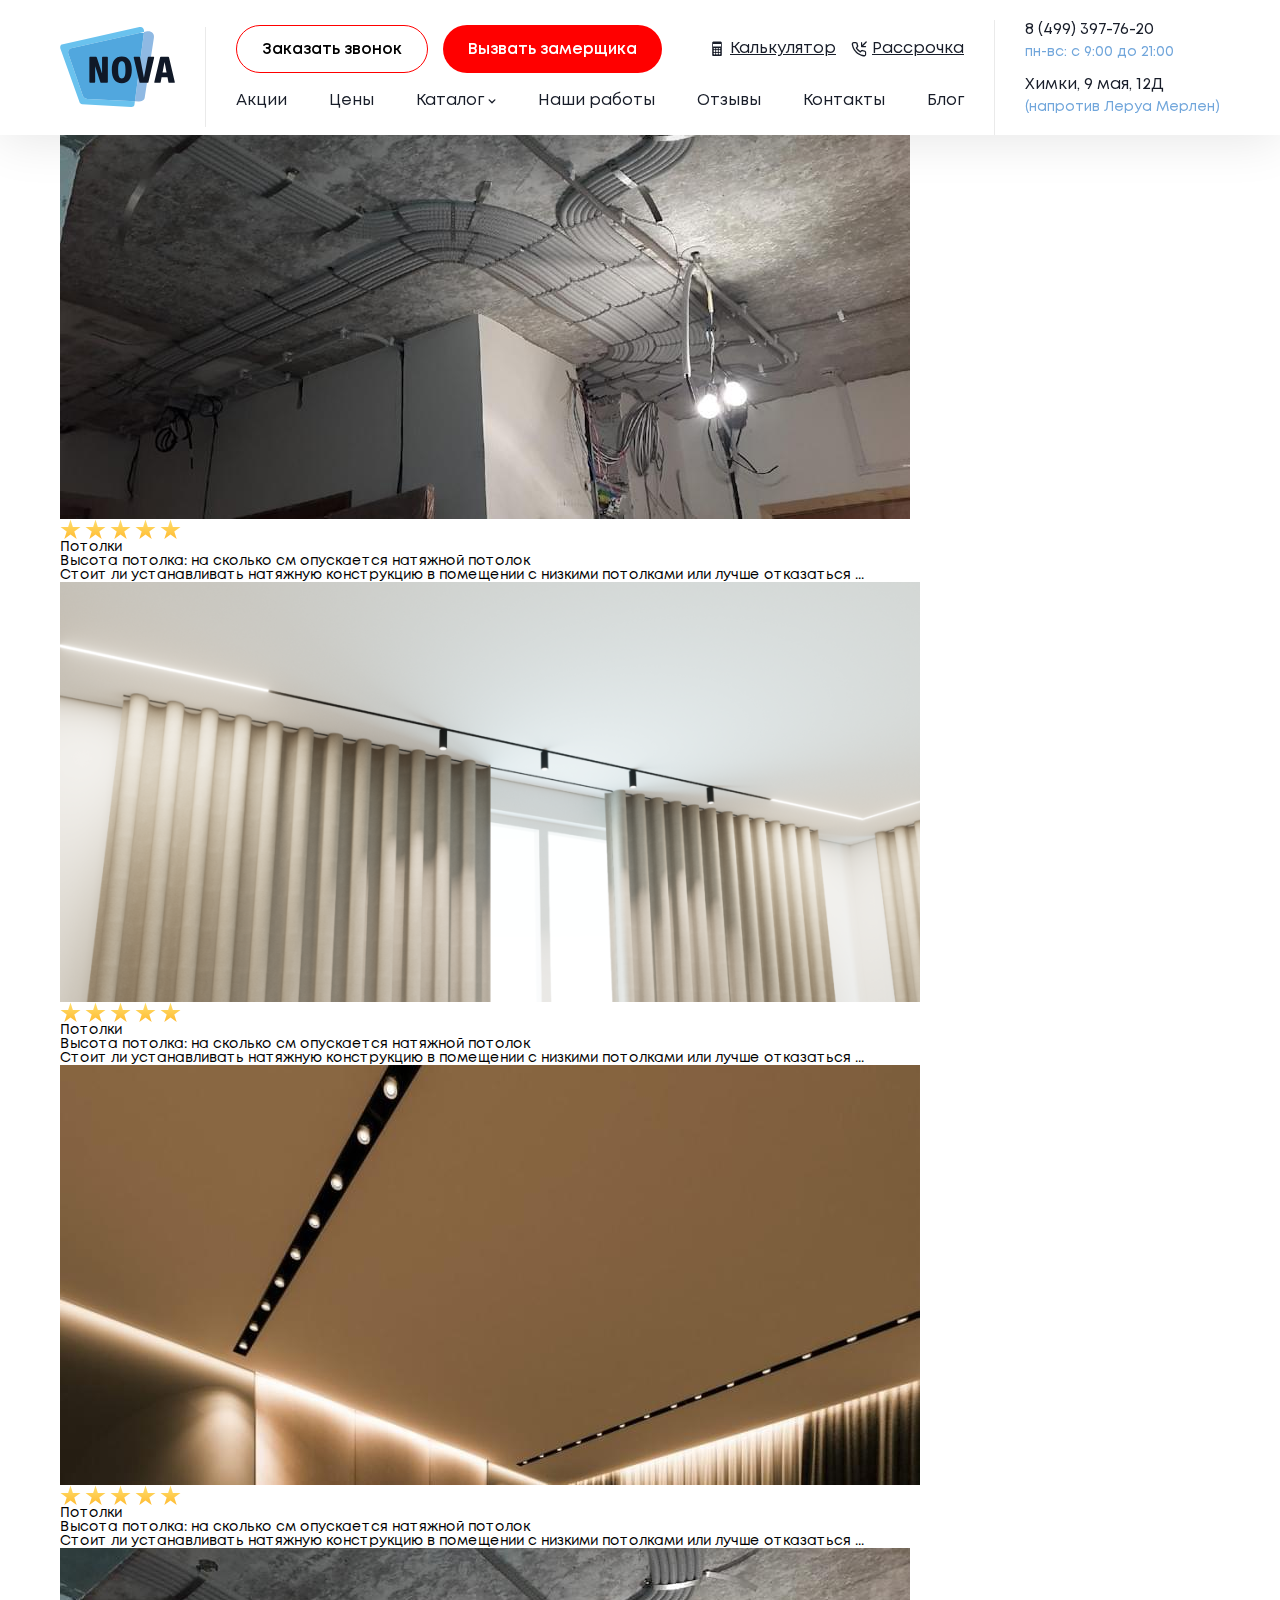
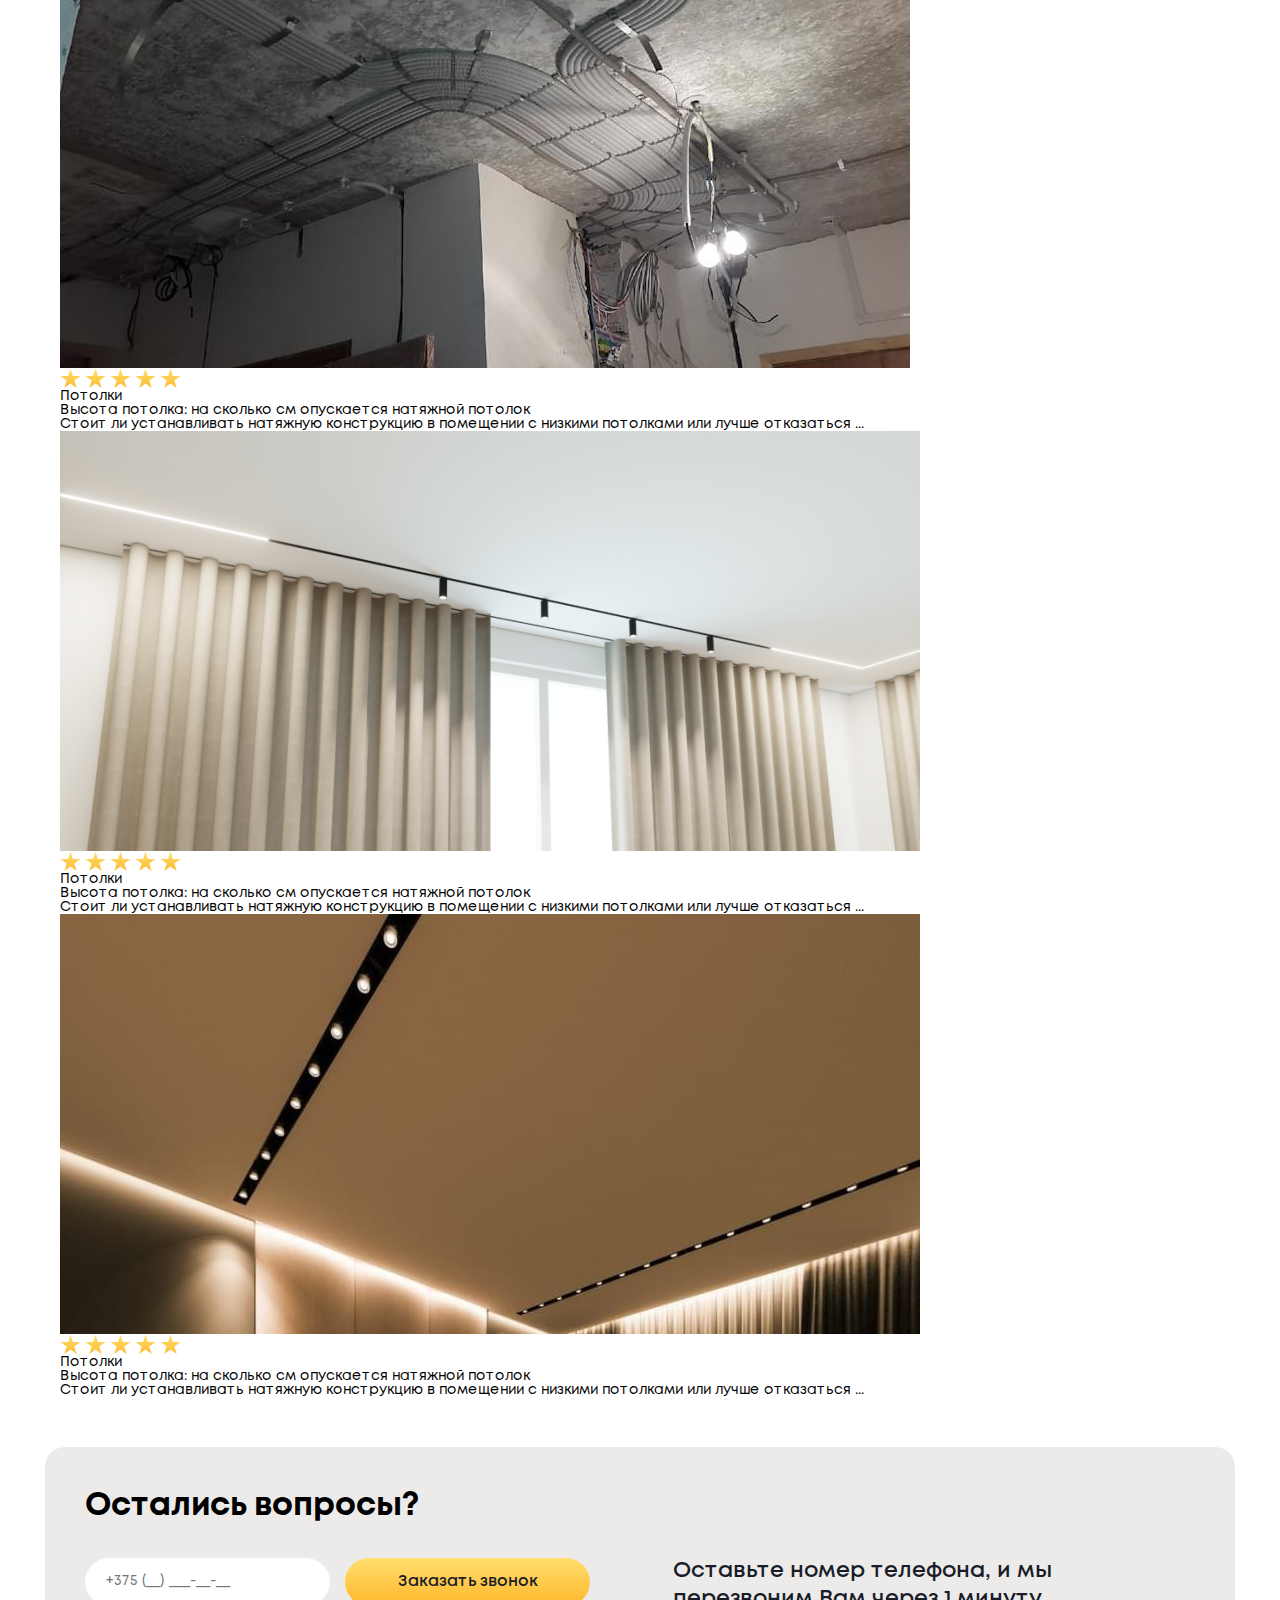
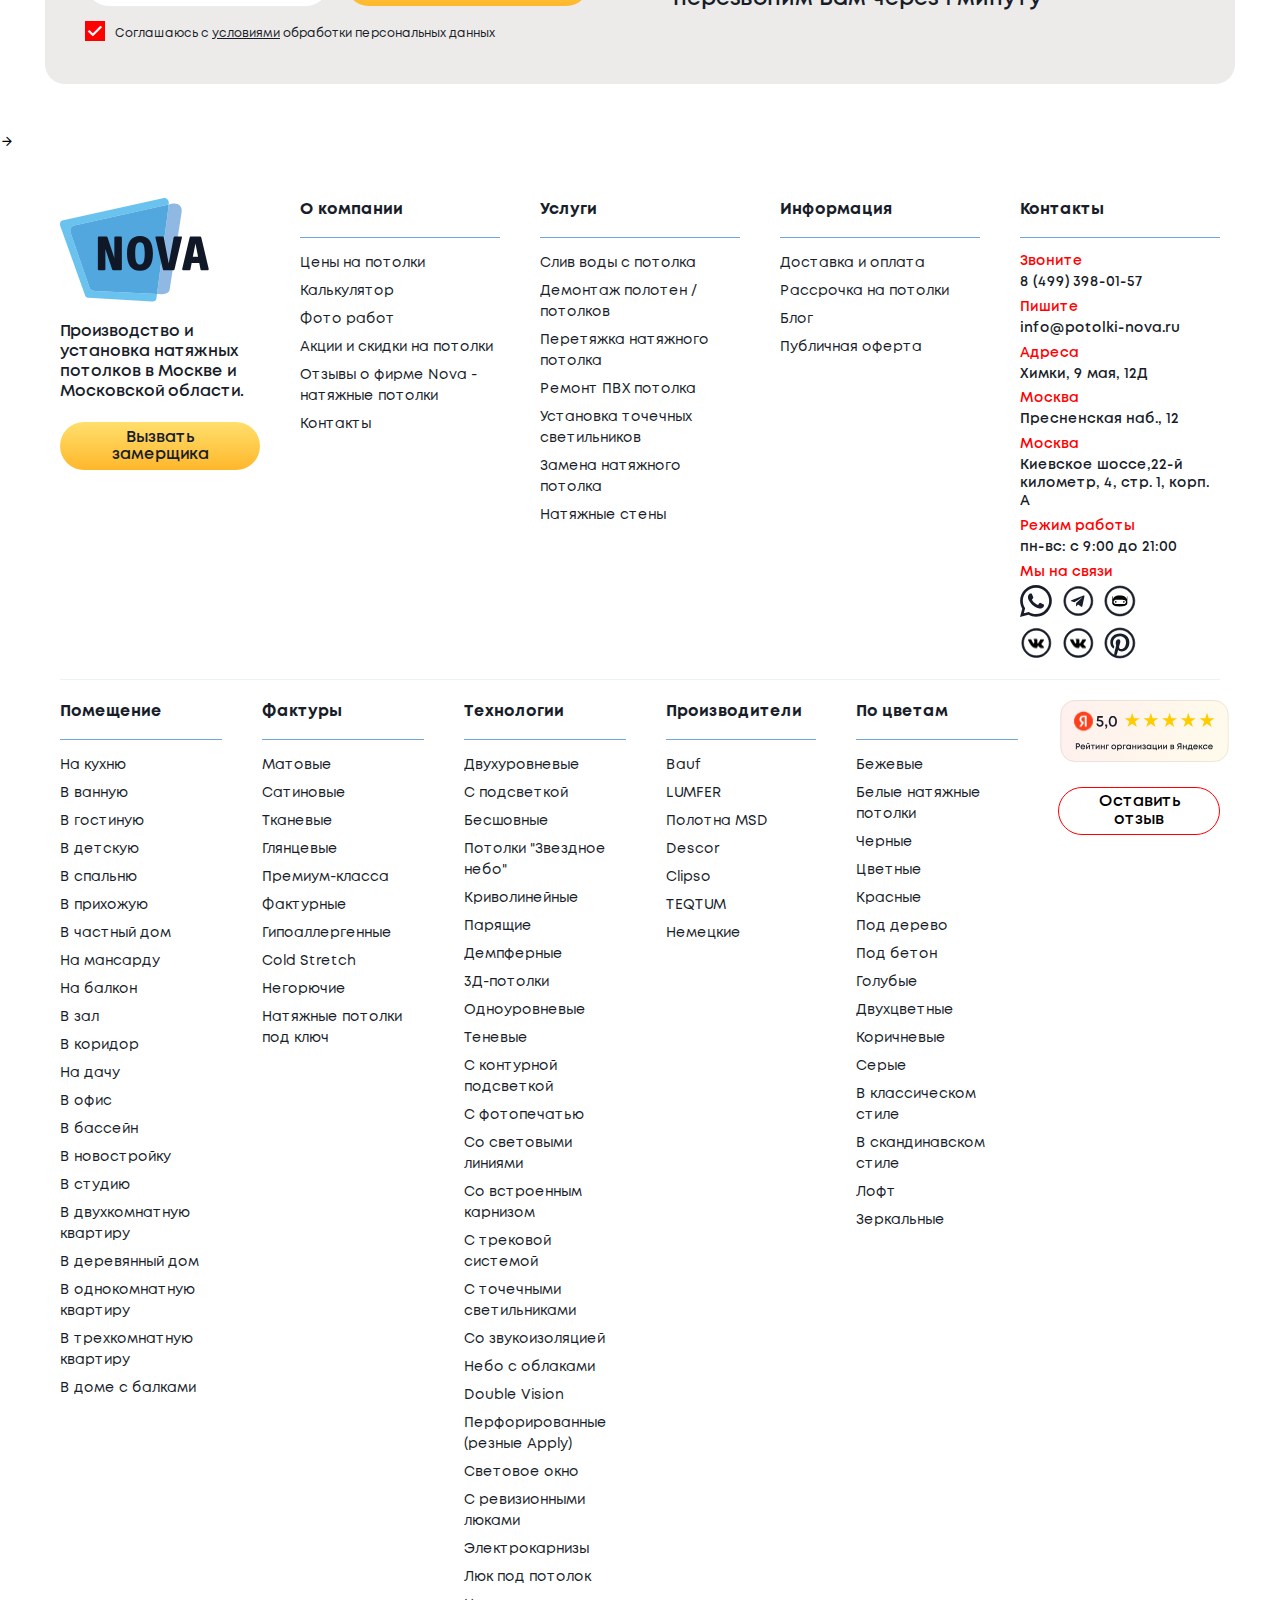
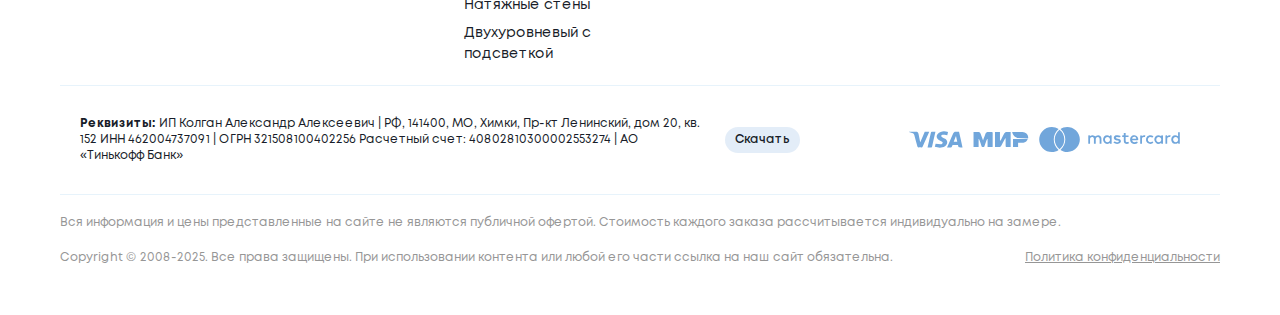
<file: blog.html>
<!DOCTYPE html>
<html lang="ru">

<head>
	<title>HomePage</title>
	<meta charset="UTF-8" />
	<meta name="format-detection" content="telephone=no" />
	<style>
		body {
			opacity: 1;
		}
	</style>
	<!-- <link
    href="https://cdn.jsdelivr.net/npm/bootstrap@5.3.2/dist/css/bootstrap.min.css?_v=20250813175216"
    rel="stylesheet"
  /> -->

	<link rel="stylesheet" href="css/style.min.css?_v=20250813175216" />
	<link rel="shortcut icon" href="favicon.ico" />
	<!-- <meta name="robots" content="noindex, nofollow"> -->
	<meta name="viewport" content="width=device-width, initial-scale=1.0" />
</head>

<body>
	<div class="wrapper">
		<header class="header">
			<div class="header__container">
				<div class="header__body">
					<a href="home.html" class="header__logo"><img src="img/header/logo.svg" alt="#" /></a>
					<div class="header__main">
						<div class="header__top">
							<div class="header__buttons">
								<a data-popup="#popup" class="header__button button button--white" href="#">Заказать звонок</a>
								<a data-da=".menu, 480" class="header__button header__button--red button button--red" href="#" data-popup="#popup-two">Вызвать замерщика</a>
							</div>
							<div data-da=".contact-header, 768" class="header__tools">
								<a data-goto-header data-goto="#calc" class="header__tools-link" href="">
									<i class="icon-calculator"></i>
									<span>Калькулятор</span>
								</a>
								<a class="header__tools-link" href="page-installment.html">
									<i class="icon-phone"></i>
									<span>Рассрочка</span></a>
							</div>
						</div>

						<div class="header__menu menu">
							<h3 class="menu__title">Меню</h3>
							<nav class="menu__body">
								<ul class="menu__list">
									<li class="menu__item">
										<a href="home.html" class="menu__link">Акции </a>
									</li>
									<li class="menu__item">
										<a href="price.html" class="menu__link">Цены</a>
									</li>

									<li class="menu__item menu__item--catalog">
										<span href="" class="menu__link">
											Каталог
											<img src="img/header/arrow-menu.svg" alt="#" />
										</span>
										<div class="submenu-catalog">
											<div class="menu__header">
												<button class="submenu-catalog__close icon-arrow-left"></button>
												<span> Каталог</span>
											</div>

											<div class="submenu-catalog__item">
												<h3 class="submenu-catalog__title">Фактуры</h3>
												<ul class="submenu-catalog__list">
													<!-- <li class="close"></li> -->
													<div class="menu__header-sub menu__header">
														<button class="submenu-catalog__list-close icon-arrow-left"></button>
														<span>Фактуры</span>
													</div>
													<li><a href="catalog.html">Матовые</a></li>
													<li><a href="#">Сатиновые</a></li>
													<li><a href="#">Тканевые</a></li>
													<li><a href="#">Глянцевые</a></li>
													<li>
														<a href="#">Премиум-класса</a>
													</li>
													<li><a href="#">Фактурные</a></li>
													<li>
														<a href="#">Гипоаллергенные</a>
													</li>
													<li>
														<a href="#">Cold Stretch</a>
													</li>
													<li><a href="#">Негорючие</a></li>
													<li>
														<a href="#">Натяжные потолки под ключ</a>
													</li>
												</ul>
											</div>
											<div class="submenu-catalog__item">
												<h3 class="submenu-catalog__title">Расчёты</h3>
												<ul class="submenu-catalog__list">
													<div class="menu__header-sub menu__header">
														<button class="submenu-catalog__list-close icon-arrow-left"></button>
														<span>Расчёты</span>
													</div>
													<li><a href="#">На кухню</a></li>
													<li><a href="#">В ванную</a></li>
													<li><a href="#">В гостиную</a></li>
													<li><a href="#">В детскую</a></li>
													<li><a href="#">В спальню</a></li>
													<li><a href="#">В прихожую</a></li>
													<li><a href="#">В частный дом</a></li>
												</ul>
											</div>
											<div class="submenu-catalog__item">
												<h3 class="submenu-catalog__title">Технологии</h3>
												<ul class="submenu-catalog__list">
													<div class="menu__header-sub menu__header">
														<button class="submenu-catalog__list-close icon-arrow-left"></button>
														<span>Технологии</span>
													</div>
													<li><a href="#">Матовые</a></li>
													<li><a href="#">Сатиновые</a></li>
													<li><a href="#">Тканевые</a></li>
													<li><a href="#">Глянцевые</a></li>
													<li><a href="#">Премиум-класса</a></li>
													<li><a href="#">Фактурные</a></li>
													<li><a href="#">Гипоаллергенные</a></li>
													<li><a href="#">Cold Stretch</a></li>
													<li><a href="#">Негорючие</a></li>
													<li><a href="#">Натяжные потолки под ключ</a></li>
												</ul>
											</div>
											<div class="submenu-catalog__item">
												<h3 class="submenu-catalog__title">Производители</h3>
												<ul class="submenu-catalog__list">
													<div class="menu__header-sub menu__header">
														<button class="submenu-catalog__list-close icon-arrow-left"></button>
														<span>Производители</span>
													</div>
													<li><a href="#">Bauf</a></li>
													<li><a href="#">LUMFER</a></li>
													<li><a href="#">Полотна MSD</a></li>
													<li><a href="#">Descor</a></li>
													<li><a href="#">Clipso</a></li>
													<li><a href="#">TEQTUM</a></li>
													<li><a href="#">Немецкие</a></li>
												</ul>
											</div>
										</div>
									</li>

									<li class="menu__item">
										<a href="work.html" class="menu__link">Наши работы</a>
									</li>

									<li class="menu__item">
										<a href="reviews.html" class="menu__link"> Отзывы </a>
									</li>
									<li class="menu__item">
										<a href="contact.html" class="menu__link"> Контакты </a>
									</li>
									<li class="menu__item">
										<a href="blog.html" class="menu__link">
											Блог
											<!-- <img src="img/header/arrow-menu.svg" alt="#" /> -->
										</a>

										<!-- <ul class="submenu">
                  <div class="submenu__header menu__header">
                    <button
                      class="submenu-close close icon-arrow-left"
                    ></button>
                    <span> О компании</span>
                  </div>
                  <li><a href="#">Доставка и оплата</a></li>
                  <li><a href="#">Рассрочка</a></li>
                  <li><a href="#">Блог</a></li>
                  <li><a href="#">Публичная оферта</a></li>
                  <li><a href="#">Вакансии</a></li>
                  <li><a href="#">Приют</a></li>
                </ul> -->
									</li>
								</ul>
							</nav>
							<button type="button" class="menu__icon menu__icon-phone icon-menu">
								<span></span>
							</button>
						</div>
					</div>
					<div data-da=".header, 1150,0" class="header__contact contact-header">
						<div class="contact-header__item">
							<a class="contact-header__phone" href="tel:84993977620">8 (499) 397-76-20</a>
							<p data-da=".menu, 768" class="contact-header__clock">
								пн-вс: c 9:00 до 21:00
							</p>
						</div>
						<div data-da=".menu, 768" class="contact-header__item contact-header__item--phone">
							<div class="contact-header__address">Химки, 9 мая, 12Д</div>
							<p class="contact-header__addres-local">(напротив Леруа Мерлен)</p>
						</div>
					</div>
					<button type="button" class="menu__icon icon-menu">
						<span></span>
					</button>
				</div>
			</div>
		</header>
		<div id="popup" aria-hidden="true" class="popup">
			<div class="popup__wrapper">
				<div class="popup__content">
					<button data-close type="button" class="popup__close">
						<svg xmlns="http://www.w3.org/2000/svg" version="1" viewBox="0 0 24 24">
							<path d="M13 12l5-5-1-1-5 5-5-5-1 1 5 5-5 5 1 1 5-5 5 5 1-1z"></path>
						</svg>
					</button>
					<div class="popup__body">
						<h2 class="popup__title">Закажите звонок</h2>
						<p class="popup__text">
							И наш менеджер перезвонит Вам в ближайшее время
						</p>
						<form data-ajax data-popup-message="#form-message" class="popup__form" action="files/sendmail/sendmail.php" method="POST">
							<input data-inputmask="'mask':'375 (99)-999-99-99'" data-required type="text" name="phone" data-error="Заполните поля" placeholder="+375 (__) ___-__-__" class="popup__input input" />
							<div class="checkbox">
								<input id="c_5" data-error="Ошибка" class="checkbox__input" type="checkbox" value="согласен" name="check" checked />
								<label for="c_5" class="checkbox__label"><span class="checkbox__text">Соглашаюсь с
										<a href="/privacy.html" target="_blank">условиями</a> обработки
										персональных данных
									</span></label>
							</div>
							<button type="submit" class="popup__button button button--yellow">
								Заказать звонок
							</button>
						</form>
					</div>
				</div>
			</div>
		</div>

		<div id="popup-two" aria-hidden="true" class="popup">
			<div class="popup__wrapper">
				<div class="popup__content">
					<button data-close type="button" class="popup__close">
						<svg xmlns="http://www.w3.org/2000/svg" version="1" viewBox="0 0 24 24">
							<path d="M13 12l5-5-1-1-5 5-5-5-1 1 5 5-5 5 1 1 5-5 5 5 1-1z"></path>
						</svg>
					</button>
					<div class="popup__body">
						<h2 class="popup__title">Закажите бесплатный выезд замерщика</h2>
						<p class="popup__text">Заполните форму для вызова замерщика</p>
						<form data-ajax data-popup-message="#form-message" class="popup__form" action="files/sendmail/sendmail.php" method="POST">
							<input data-inputmask="'mask':'375 (99)-999-99-99'" data-required type="text" name="phone" data-error="Заполните поля" placeholder="+375 (__) ___-__-__" class="popup__input input" />
							<div class="checkbox">
								<input id="c_6" data-error="Ошибка" class="checkbox__input" type="checkbox" value="согласен" name="check" checked />
								<label for="c_6" class="checkbox__label"><span class="checkbox__text">Соглашаюсь с
										<a href="/privacy.html" target="_blank">условиями</a> обработки
										персональных данных
									</span></label>
							</div>
							<button type="submit" class="popup__button button button--yellow">
								Заказать звонок
							</button>
						</form>
					</div>
				</div>
			</div>
		</div>
		<div id="popup-three" aria-hidden="true" class="popup">
			<div class="popup__wrapper">
				<div class="popup__content">
					<button data-close type="button" class="popup__close">
						<svg xmlns="http://www.w3.org/2000/svg" version="1" viewBox="0 0 24 24">
							<path d="M13 12l5-5-1-1-5 5-5-5-1 1 5 5-5 5 1 1 5-5 5 5 1-1z"></path>
						</svg>
					</button>
					<div class="popup__body">
						<h2 class="popup__title">Воспользуйтесь предложением</h2>
						<p class="popup__text">Для этого заполните форму</p>
						<form data-ajax data-popup-message="#form-message" class="popup__form" action="files/sendmail/sendmail.php" method="POST">
							<input data-inputmask="'mask':'375 (99)-999-99-99'" data-required type="text" name="phone" data-error="Заполните поля" placeholder="+375 (__) ___-__-__" class="popup__input input" />
							<div class="checkbox">
								<input id="c_7" data-error="Ошибка" class="checkbox__input" type="checkbox" value="согласен" name="check" checked />
								<label for="c_7" class="checkbox__label"><span class="checkbox__text">Соглашаюсь с
										<a href="/privacy.html" target="_blank">условиями</a> обработки
										персональных данных
									</span></label>
							</div>
							<button type="submit" class="popup__button button button--yellow">
								Заказать звонок
							</button>
						</form>
					</div>
				</div>
			</div>
		</div>

		<div id="popup-four" aria-hidden="true" class="popup">
			<div class="popup__wrapper">
				<div class="popup__content">
					<button data-close type="button" class="popup__close">
						<svg xmlns="http://www.w3.org/2000/svg" version="1" viewBox="0 0 24 24">
							<path d="M13 12l5-5-1-1-5 5-5-5-1 1 5 5-5 5 1 1 5-5 5 5 1-1z"></path>
						</svg>
					</button>
					<div class="popup__body">
						<h2 class="popup__title">Заказать натяжные потолки в рассрочку</h2>
						<form data-ajax data-popup-message="#form-message" class="popup__form" action="files/sendmail/sendmail.php" method="POST">
							<input data-inputmask="'mask':'375 (99)-999-99-99'" data-required type="text" name="phone" data-error="Заполните поля" placeholder="+375 (__) ___-__-__" class="popup__input input" />
							<div class="checkbox">
								<input id="c_9" data-error="Ошибка" class="checkbox__input" type="checkbox" value="согласен" name="check" checked />
								<label for="c_9" class="checkbox__label"><span class="checkbox__text">Соглашаюсь с
										<a href="/privacy.html" target="_blank">условиями</a> обработки
										персональных данных
									</span></label>
							</div>
							<button type="submit" class="popup__button button button--yellow">
								Заказать звонок
							</button>
						</form>
					</div>
				</div>
			</div>
		</div>
		<div id="popup-five" aria-hidden="true" class="popup">
			<div class="popup__wrapper">
				<div class="popup__content">
					<button data-close type="button" class="popup__close">
						<svg xmlns="http://www.w3.org/2000/svg" version="1" viewBox="0 0 24 24">
							<path d="M13 12l5-5-1-1-5 5-5-5-1 1 5 5-5 5 1 1 5-5 5 5 1-1z"></path>
						</svg>
					</button>
					<div class="popup__body">
						<h2 class="popup__title">Рассчитайте стоимость натяжного потолка</h2>
						<p class="popup__text">
							Оставьте заявку и получите подарок от компании NOVA
						</p>
						<form data-ajax data-popup-message="#form-message" class="popup__form" action="files/sendmail/sendmail.php" method="POST">
							<input data-inputmask="'mask':'375 (99)-999-99-99'" data-required type="text" name="phone" data-error="Заполните поля" placeholder="+375 (__) ___-__-__" class="popup__input input" />
							<div class="checkbox">
								<input id="c_10" data-error="Ошибка" class="checkbox__input" type="checkbox" value="согласен" name="check" checked />
								<label for="c_10" class="checkbox__label"><span class="checkbox__text">Соглашаюсь с
										<a href="/privacy.html" target="_blank">условиями</a> обработки
										персональных данных
									</span></label>
							</div>
							<button type="submit" class="popup__button button button--yellow">
								Заказать звонок
							</button>
						</form>
					</div>
				</div>
			</div>
		</div>

		<div id="popup-six" aria-hidden="true" class="popup">
			<div class="popup__wrapper">
				<div class="popup__content">
					<button data-close type="button" class="popup__close">
						<svg xmlns="http://www.w3.org/2000/svg" version="1" viewBox="0 0 24 24">
							<path d="M13 12l5-5-1-1-5 5-5-5-1 1 5 5-5 5 1 1 5-5 5 5 1-1z"></path>
						</svg>
					</button>
					<div class="popup__body">
						<h2 class="popup__title">Задать вопрос</h2>
						<p class="popup__text">Напишите интересующий Вас вопрос</p>
						<form data-ajax data-popup-message="#form-message" class="popup__form" action="files/sendmail/sendmail.php" method="POST">
							<input data-inputmask="'mask':'375 (99)-999-99-99'" data-required type="text" name="phone" data-error="Заполните поля" placeholder="+375 (__) ___-__-__" class="popup__input input" />
							<textarea data-required autocomplete="off" name="text" placeholder="Ваш комментарий" data-error="Напишите комментарий" class="input" data-autoheight data-autoheight-min="150" data-autoheight-max="330"></textarea>
							<div class="checkbox">
								<input id="c_8" data-error="Ошибка" class="checkbox__input" type="checkbox" value="согласен" name="check" checked />
								<label for="c_8" class="checkbox__label"><span class="checkbox__text">Соглашаюсь с
										<a href="/privacy.html" target="_blank">условиями</a> обработки
										персональных данных
									</span></label>
							</div>
							<button type="submit" class="popup__button button button--yellow">
								Заказать звонок
							</button>
						</form>
					</div>
				</div>
			</div>
		</div>
		<div id="form-message" aria-hidden="true" class="popup">
			<div class="popup__wrapper">
				<div class="popup__content">
					<button data-close type="button" class="popup__close">
						<svg xmlns="http://www.w3.org/2000/svg" version="1" viewBox="0 0 24 24">
							<path d="M13 12l5-5-1-1-5 5-5-5-1 1 5 5-5 5 1 1 5-5 5 5 1-1z"></path>
						</svg>
					</button>
					<div class="popup__body">
						<h2 class="popup__title" style="
            color: red;
            font-size: 24px;
            font-weight: 600;
            text-align: center;
            margin: 20px 0;
            padding: 15px;
            background-color: #f8f9fa;
            border-radius: 8px;
            box-shadow: 0 2px 4px rgba(0, 0, 0, 0.1);
            animation: fadeIn 0.5s ease-in-out;
          ">
							Спасибо, ваша форма успешно отправлена!
						</h2>
						<style>
							@keyframes fadeIn {
								from {
									opacity: 0;
									transform: translateY(-10px);
								}

								to {
									opacity: 1;
									transform: translateY(0);
								}
							}
						</style>
					</div>
				</div>
			</div>
		</div>

		<div id="popup-seven" aria-hidden="true" class="popup">
			<div class="popup__wrapper">
				<div class="popup__content">
					<button data-close type="button" class="popup__close">
						<svg xmlns="http://www.w3.org/2000/svg" version="1" viewBox="0 0 24 24">
							<path d="M13 12l5-5-1-1-5 5-5-5-1 1 5 5-5 5 1 1 5-5 5 5 1-1z"></path>
						</svg>
					</button>
					<div class="popup__body">
						<h2 class="popup__title">Оставить отзыв</h2>

						<form data-ajax data-popup-message="#form-message" class="popup__form" action="files/sendmail/sendmail.php" method="POST">
							<input data-inputmask="'mask':'375 (99)-999-99-99'" data-required type="text" name="phone" data-error="Заполните поля" placeholder="+375 (__) ___-__-__" class="popup__input input" />
							<textarea data-required autocomplete="off" name="text" placeholder="Ваш комментарий" data-error="Напишите комментарий" class="input" data-autoheight data-autoheight-min="150" data-autoheight-max="330"></textarea>
							<div class="checkbox">
								<input id="c_11" data-error="Ошибка" class="checkbox__input" type="checkbox" value="согласен" name="check" checked />
								<label for="c_11" class="checkbox__label"><span class="checkbox__text">Соглашаюсь с
										<a href="/privacy.html" target="_blank">условиями</a> обработки
										персональных данных
									</span></label>
							</div>
							<button type="submit" class="popup__button button button--yellow">
								Заказать звонок
							</button>
						</form>
					</div>
				</div>
			</div>
		</div>


		<main class="page page-blog">
			<section class="reviews-hero">
				<div class="reviews-hero__container">
					<h1 class="reviews-hero__title">Полезные статьи</h1>
					<p class="reviews-hero__text">
						Мы делаем все, для того чтобы Вы получили самые качественные
						потолки, по самой выгодной цене.
					</p>
				</div>
			</section>
			<section class="blog">
				<div class="blog__container">
					<h1 class="blog__title title">Блог</h1>
					<div class="blog__items">
						<article class="blog__article">
							<a class="blog__item" href="article.html">
								<img class="blog__item-image" src="img/blog/01.jpg" alt="#" />
								<div class="blog__block">
									<div class="blog__item-top">
										<div class="blog__stars">
											<img src="img/blog/star.svg" alt="#" />
											<img src="img/blog/star.svg" alt="#" />
											<img src="img/blog/star.svg" alt="#" />
											<img src="img/blog/star.svg" alt="#" />
											<img src="img/blog/star.svg" alt="#" />
										</div>
										<div class="blog__name">Потолки</div>
									</div>
									<h3 class="blog__item-title">
										Высота потолка: на сколько см опускается натяжной потолок
									</h3>
									<p class="blog__item-text">
										Стоит ли устанавливать натяжную конструкцию в помещении с
										низкими потолками или лучше отказаться ...
									</p>
								</div>
							</a>
						</article>
						<article class="blog__article">
							<a class="blog__item" href="article.html">
								<img class="blog__item-image" src="img/blog/02.png" alt="#" />
								<div class="blog__block">
									<div class="blog__item-top">
										<div class="blog__stars">
											<img src="img/blog/star.svg" alt="#" />
											<img src="img/blog/star.svg" alt="#" />
											<img src="img/blog/star.svg" alt="#" />
											<img src="img/blog/star.svg" alt="#" />
											<img src="img/blog/star.svg" alt="#" />
										</div>
										<div class="blog__name">Потолки</div>
									</div>
									<h3 class="blog__item-title">
										Высота потолка: на сколько см опускается натяжной потолок
									</h3>
									<p class="blog__item-text">
										Стоит ли устанавливать натяжную конструкцию в помещении с
										низкими потолками или лучше отказаться ...
									</p>
								</div>
							</a>
						</article>
						<article class="blog__article">
							<a class="blog__item" href="article.html">
								<img class="blog__item-image" src="img/blog/03.jpg" alt="#" />
								<div class="blog__block">
									<div class="blog__item-top">
										<div class="blog__stars">
											<img src="img/blog/star.svg" alt="#" />
											<img src="img/blog/star.svg" alt="#" />
											<img src="img/blog/star.svg" alt="#" />
											<img src="img/blog/star.svg" alt="#" />
											<img src="img/blog/star.svg" alt="#" />
										</div>
										<div class="blog__name">Потолки</div>
									</div>
									<h3 class="blog__item-title">
										Высота потолка: на сколько см опускается натяжной потолок
									</h3>
									<p class="blog__item-text">
										Стоит ли устанавливать натяжную конструкцию в помещении с
										низкими потолками или лучше отказаться ...
									</p>
								</div>
							</a>
						</article>
						<article class="blog__article">
							<a class="blog__item" href="article.html">
								<img class="blog__item-image" src="img/blog/01.jpg" alt="#" />
								<div class="blog__block">
									<div class="blog__item-top">
										<div class="blog__stars">
											<img src="img/blog/star.svg" alt="#" />
											<img src="img/blog/star.svg" alt="#" />
											<img src="img/blog/star.svg" alt="#" />
											<img src="img/blog/star.svg" alt="#" />
											<img src="img/blog/star.svg" alt="#" />
										</div>
										<div class="blog__name">Потолки</div>
									</div>
									<h3 class="blog__item-title">
										Высота потолка: на сколько см опускается натяжной потолок
									</h3>
									<p class="blog__item-text">
										Стоит ли устанавливать натяжную конструкцию в помещении с
										низкими потолками или лучше отказаться ...
									</p>
								</div>
							</a>
						</article>
						<article class="blog__article">
							<a class="blog__item" href="article.html">
								<img class="blog__item-image" src="img/blog/02.png" alt="#" />
								<div class="blog__block">
									<div class="blog__item-top">
										<div class="blog__stars">
											<img src="img/blog/star.svg" alt="#" />
											<img src="img/blog/star.svg" alt="#" />
											<img src="img/blog/star.svg" alt="#" />
											<img src="img/blog/star.svg" alt="#" />
											<img src="img/blog/star.svg" alt="#" />
										</div>
										<div class="blog__name">Потолки</div>
									</div>
									<h3 class="blog__item-title">
										Высота потолка: на сколько см опускается натяжной потолок
									</h3>
									<p class="blog__item-text">
										Стоит ли устанавливать натяжную конструкцию в помещении с
										низкими потолками или лучше отказаться ...
									</p>
								</div>
							</a>
						</article>
						<article class="blog__article">
							<a class="blog__item" href="article.html">
								<img class="blog__item-image" src="img/blog/03.jpg" alt="#" />
								<div class="blog__block">
									<div class="blog__item-top">
										<div class="blog__stars">
											<img src="img/blog/star.svg" alt="#" />
											<img src="img/blog/star.svg" alt="#" />
											<img src="img/blog/star.svg" alt="#" />
											<img src="img/blog/star.svg" alt="#" />
											<img src="img/blog/star.svg" alt="#" />
										</div>
										<div class="blog__name">Потолки</div>
									</div>
									<h3 class="blog__item-title">
										Высота потолка: на сколько см опускается натяжной потолок
									</h3>
									<p class="blog__item-text">
										Стоит ли устанавливать натяжную конструкцию в помещении с
										низкими потолками или лучше отказаться ...
									</p>
								</div>
							</a>
						</article>
					</div>
				</div>
			</section>
			<section class="measuring">
				<div class="measuring__container">
					<img class="measuring__image-bg" src="img/measuring/form.png" alt="#" />
					<h2 class="measuring__title title">Остались вопросы?</h2>
					<div class="measuring__body">
						<form data-ajax="" data-popup-message="#form-message" class="measuring__form" action="files/sendmail/sendmail.php" method="POST">
							<div class="measuring__form-item">
								<input data-inputmask="'mask': '375 (99)-999-99-99'" data-required="" type="text" name="phone" data-error="Заполните поля" placeholder="+375 (__) ___-__-__" class="input" inputmode="text" />
								<button type="submit" class="measuring__button button button--yellow">
									Заказать звонок
								</button>
							</div>
							<div class="checkbox">
								<input id="c_18" data-error="Ознакомтесь с условиями обработки персональных данных" class="checkbox__input" type="checkbox" value="Согласен условиями обработки персональных данных" name="check" checked="" data-required="" />
								<label for="c_18" class="checkbox__label"><span class="checkbox__text">Соглашаюсь с
										<a href="" target="_blank">условиями</a> обработки
										персональных данных</span></label>
							</div>
						</form>
						<p class="measuring__text">
							Оставьте номер телефона, и мы перезвоним Вам через 1 минуту
						</p>
					</div>
				</div>
			</section>
			<div class="nav">
				<a href="#"><i class="icon-arrow-right"></i></a>
			</div>
		</main>
		<footer class="footer">
			<div class="footer__container">
				<div class="footer__top top-footer">
					<div class="top-footer__column">
						<a class="top-footer__logo" href="#">
							<img src="img/footer/logo.svg" alt="#" />
						</a>
						<p class="top-footer__text">
							Производство и установка натяжных потолков в Москве и Московской
							области.
						</p>
						<a data-popup="#popup-two" class="top-footer__button button button--yellow" href="#">Вызвать замерщика</a>
					</div>
					<div data-dynamic-list="company" data-list-breakpoint="480,max" data-spollers="480,max" class="bottom-footer__menu">
						<div class="bottom-footer__item">
							<h3 data-list-trigger data-spoller class="bottom-footer__title">
								О компании
							</h3>
							<ul data-list-content data-visible-items="5" class="bottom-footer__list">
								<li><a href="#">Цены на потолки</a></li>
								<li><a href="#">Калькулятор</a></li>
								<li><a href="#">Фото работ</a></li>
								<li><a href="#">Акции и скидки на потолки</a></li>
								<li><a href="#">Отзывы о фирме Nova - натяжные потолки</a></li>
								<li><a href="#">Контакты</a></li>
							</ul>
						</div>
						<button data-list-button hidden type="button" class="bottom-footer__more">
							<span>Еще</span><span>Скрыть</span>
						</button>
					</div>
					<div data-dynamic-list="menu" data-list-breakpoint="480,max" data-spollers="480,max" class="bottom-footer__menu">
						<div class="bottom-footer__item">
							<h3 data-list-trigger data-spoller class="bottom-footer__title">
								Услуги
							</h3>
							<ul data-list-content data-visible-items="5" class="bottom-footer__list">
								<li><a href="">Слив воды с потолка</a></li>
								<li><a href="">Демонтаж полотен / потолков</a></li>
								<li><a href="">Перетяжка натяжного потолка</a></li>
								<li><a href="">Ремонт ПВХ потолка</a></li>
								<li><a href="">Установка точечных светильников</a></li>
								<li><a href="">Замена натяжного потолка</a></li>
								<li><a href="">Натяжные стены</a></li>
							</ul>
						</div>
						<button data-list-button hidden type="button" class="bottom-footer__more">
							<span>Еще</span><span>Скрыть</span>
						</button>
					</div>
					<div data-dynamic-list="menu" data-list-breakpoint="480,max" data-spollers="480,max" class="bottom-footer__menu">
						<div class="bottom-footer__item">
							<h3 data-list-trigger data-spoller class="bottom-footer__title">
								Информация
							</h3>
							<ul data-list-content data-visible-items="5" class="bottom-footer__list">
								<li><a href="#">Доставка и оплата</a></li>
								<li><a href="#">Рассрочка на потолки</a></li>
								<li><a href="#">Блог</a></li>
								<li><a href="#">Публичная оферта</a></li>
							</ul>
						</div>
						<button data-list-button hidden type="button" class="bottom-footer__more">
							<span>Еще</span><span>Скрыть</span>
						</button>
					</div>
					<div data-dynamic-list="menu" data-list-breakpoint="480,max" data-spollers="480,max" class="bottom-footer__menu">
						<div class="bottom-footer__item">
							<h3 data-list-trigger data-spoller class="bottom-footer__title">
								Контакты
							</h3>
							<ul data-list-content data-visible-items="5" class="bottom-footer__list">
								<li class="top-footer__item">
									<h4 class="top-footer__contact-title">Звоните</h4>
									<a class="top-footer__contact-link" href="tel:8 (499) 398-01-57">8 (499) 398-01-57</a>
								</li>
								<li class="top-footer__item">
									<h4 class="top-footer__contact-title">Пишите</h4>
									<a class="top-footer__contact-link" href="malito:info@potolki-nova.ru">info@potolki-nova.ru</a>
								</li>
								<li class="top-footer__item">
									<h4 class="top-footer__contact-title">Адресa</h4>
									<p class="top-footer__contact-text">Химки, 9 мая, 12Д</p>
								</li>
								<li class="top-footer__item">
									<h4 class="top-footer__contact-title">Москва</h4>
									<p class="top-footer__contact-text">Пресненская наб., 12</p>
								</li>
								<li class="top-footer__item">
									<h4 class="top-footer__contact-title">Москва</h4>
									<p class="top-footer__contact-text">
										Киевское шоссе,22-й километр, 4, стр. 1, корп. А
									</p>
								</li>
								<li class="top-footer__item">
									<h4 class="top-footer__contact-title">Режим работы</h4>
									<p class="top-footer__contact-text">пн-вс: c 9:00 до 21:00</p>
								</li>
								<li class="top-footer__item">
									<h4 class="top-footer__contact-title">Мы на связи</h4>
									<div class="top-footer__contact-socials">
										<a href="#"><img src="img/footer/wp-black.svg" alt="#" /></a>
										<a href="#"><img src="img/footer/tg-black.svg" alt="#" /></a>
										<a href="#"><img src="img/footer/tgbot-black.svg" alt="#" /></a>
										<a href="#"><img src="img/footer/vk-black.svg" alt="#" /></a>
										<a href="#"><img src="img/footer/vk-black.svg" alt="#" /></a>
										<a href="#"><img src="img/footer/pinterest-black.svg" alt="#" /></a>
									</div>
								</li>
							</ul>
						</div>
						<button data-list-button hidden type="button" class="bottom-footer__more">
							<span>Еще</span><span>Скрыть</span>
						</button>
					</div>
				</div>
				<div class="footer__bottom bottom-footer">
					<div data-dynamic-list="menu" data-list-breakpoint="480,max" data-spollers="480,max" class="bottom-footer__menu">
						<div class="bottom-footer__item">
							<h3 data-list-trigger data-spoller class="bottom-footer__title">
								Помещение
							</h3>
							<ul data-list-content data-visible-items="5" class="bottom-footer__list">
								<li><a href="">На кухню</a></li>
								<li><a href="">В ванную</a></li>
								<li><a href="">В гостиную</a></li>
								<li><a href="">В детскую</a></li>
								<li><a href="">В спальню</a></li>
								<li><a href="">В прихожую</a></li>
								<li><a href="">В частный дом</a></li>
								<li><a href="">На мансарду</a></li>
								<li><a href="">На балкон</a></li>
								<li><a href="">В зал</a></li>
								<li><a href="">В коридор</a></li>
								<li><a href="">На дачу</a></li>
								<li><a href="">В офис</a></li>
								<li><a href="">В бассейн</a></li>
								<li><a href="">В новостройку</a></li>
								<li>
									<a href="">В студию</a>
								</li>
								<li>
									<a href="">В двухкомнатную квартиру</a>
								</li>
								<li>
									<a href="">В деревянный дом</a>
								</li>
								<li>
									<a href="">В однокомнатную квартиру</a>
								</li>
								<li>
									<a href="">В трехкомнатную квартиру</a>
								</li>
								<li>
									<a href="">В доме с балками</a>
								</li>
							</ul>
						</div>
						<button data-list-button hidden type="button" class="bottom-footer__more">
							<span>Еще</span><span>Скрыть</span>
						</button>
					</div>
					<div data-dynamic-list="menu" data-list-breakpoint="480,max" data-spollers="480,max" class="bottom-footer__menu">
						<div class="bottom-footer__item">
							<h3 data-list-trigger data-spoller class="bottom-footer__title">
								Фактуры
							</h3>
							<ul data-list-content data-visible-items="5" class="bottom-footer__list">
								<li><a href="">Матовые</a></li>
								<li><a href="">Сатиновые</a></li>
								<li><a href="">Тканевые</a></li>
								<li><a href="">Глянцевые</a></li>
								<li><a href="">Премиум-класса</a></li>
								<li><a href="">Фактурные</a></li>
								<li><a href="">Гипоаллергенные</a></li>
								<li><a href="">Cold Stretch</a></li>
								<li><a href="">Негорючие</a></li>
								<li><a href="">Натяжные потолки под ключ</a></li>
							</ul>
						</div>
						<button data-list-button hidden type="button" class="bottom-footer__more">
							<span>Еще</span><span>Скрыть</span>
						</button>
					</div>
					<div data-dynamic-list="menu" data-list-breakpoint="480,max" data-spollers="480,max" class="bottom-footer__menu">
						<div class="bottom-footer__item">
							<h3 data-list-trigger data-spoller class="bottom-footer__title">
								Технологии
							</h3>
							<ul data-list-content data-visible-items="5" class="bottom-footer__list">
								<li><a href="">Двухуровневые</a></li>
								<li><a href="">С подсветкой</a></li>
								<li><a href="">Бесшовные</a></li>
								<li><a href="">Потолки "Звездное небо"</a></li>
								<li><a href="">Криволинейные</a></li>
								<li><a href="">Парящие</a></li>
								<li><a href="">Демпферные</a></li>
								<li><a href="">3Д-потолки</a></li>
								<li><a href="">Одноуровневые</a></li>
								<li><a href="">Теневые</a></li>
								<li><a href="">С контурной подсветкой</a></li>
								<li><a href="">С фотопечатью</a></li>
								<li><a href="">Со световыми линиями</a></li>
								<li><a href="">Со встроенным карнизом</a></li>
								<li><a href="">С трековой системой</a></li>
								<li><a href="">С точечными светильниками</a></li>
								<li><a href="">Со звукоизоляцией</a></li>
								<li><a href="">Небо с облаками</a></li>
								<li><a href="">Double Vision</a></li>
								<li><a href="">Перфорированные (резные Apply)</a></li>
								<li><a href="">Световое окно</a></li>
								<li><a href="">С ревизионными люками</a></li>
								<li><a href="">Электрокарнизы</a></li>
								<li><a href="">Люк под потолок</a></li>
								<li><a href="">Натяжные стены</a></li>
								<li><a href="">Двухуровневый с подсветкой</a></li>
							</ul>
						</div>
						<button data-list-button hidden type="button" class="bottom-footer__more">
							<span>Еще</span><span>Скрыть</span>
						</button>
					</div>
					<div data-dynamic-list="menu" data-list-breakpoint="480,max" data-spollers="480,max" class="bottom-footer__menu">
						<div class="bottom-footer__item">
							<h3 data-list-trigger data-spoller class="bottom-footer__title">
								Производители
							</h3>
							<ul data-list-content data-visible-items="5" class="bottom-footer__list">
								<li><a href="">Bauf</a></li>
								<li><a href="">LUMFER</a></li>
								<li><a href="">Полотна MSD</a></li>
								<li><a href="">Descor</a></li>
								<li><a href="">Clipso</a></li>
								<li><a href="">TEQTUM</a></li>
								<li><a href="">Немецкие</a></li>
							</ul>
						</div>
						<button data-list-button hidden type="button" class="bottom-footer__more">
							<span>Еще</span><span>Скрыть</span>
						</button>
					</div>
					<div data-dynamic-list="menu" data-list-breakpoint="480,max" data-spollers="480,max" class="bottom-footer__menu">
						<div class="bottom-footer__item">
							<h3 data-list-trigger data-spoller class="bottom-footer__title">
								По цветам
							</h3>
							<ul data-list-content data-visible-items="5" class="bottom-footer__list">
								<li><a href="">Бежевые</a></li>
								<li><a href="">Белые натяжные потолки</a></li>
								<li><a href="">Черные</a></li>
								<li><a href="">Цветные</a></li>
								<li><a href="">Красные</a></li>
								<li><a href="">Под дерево</a></li>
								<li><a href="">Под бетон</a></li>
								<li><a href="">Голубые</a></li>
								<li><a href="">Двухцветные</a></li>
								<li><a href="">Коричневые</a></li>
								<li><a href="">Серые</a></li>
								<li><a href="">В классическом стиле</a></li>
								<li><a href="">В скандинавском стиле</a></li>
								<li><a href="">Лофт</a></li>
								<li><a href="">Зеркальные</a></li>
							</ul>
						</div>
						<button data-list-button hidden type="button" class="bottom-footer__more">
							<span>Еще</span><span>Скрыть</span>
						</button>
					</div>
					<div class="bottom-footer__column">
						<a class="bottom-footer__column-yandex" href="#">
							<img src="img/footer/banyandex.svg" alt="#" />
						</a>
						<a data-popup="#popup-seven" download="Отзыв_клиента.pdf" class="bottom-footer__column-button button button--white" href="#">Оставить отзыв</a>
					</div>
				</div>
				<div class="footer__buy buy-footer">
					<div class="buy-footer__rec">
						<p class="buy-footer__text">
							<strong>Реквизиты:</strong> ИП Колган Александр Алексеевич | РФ,
							141400, МО, Химки, Пр-кт Ленинский, дом 20, кв. 152 ИНН 462004737091 |
							ОГРН 321508100402256 Расчетный счет: 40802810300002553274 | АО
							«Тинькофф Банк»
						</p>
						<a class="buy-footer__button" target="_blank" href="img/rekvizity.pdf">Скачать</a>
					</div>
					<div class="buy-footer__pay">
						<img class="buy-footer__image" src="img/footer/visa.svg" alt="#" />
						<img class="buy-footer__image" src="img/footer/mir.svg" alt="#" />
						<img class="buy-footer__image" src="img/footer/mastercard.svg" alt="#" />
					</div>
				</div>
				<div class="footer__info">
					Вся информация и цены представленные на сайте не являются публичной
					офертой. Стоимость каждого заказа рассчитывается индивидуально на замере.
				</div>
				<div class="footer__info">
					<p>
						Copyright © 2008-2025. Все права защищены. При использовании контента
						или любой его части ссылка на наш сайт обязательна.
					</p>
					<a href="#">Политика конфиденциальности</a>
				</div>
			</div>
		</footer>

	</div>
	<script src="js/app.min.js?_v=20250813175216"></script>
</body>

</html>
</file>
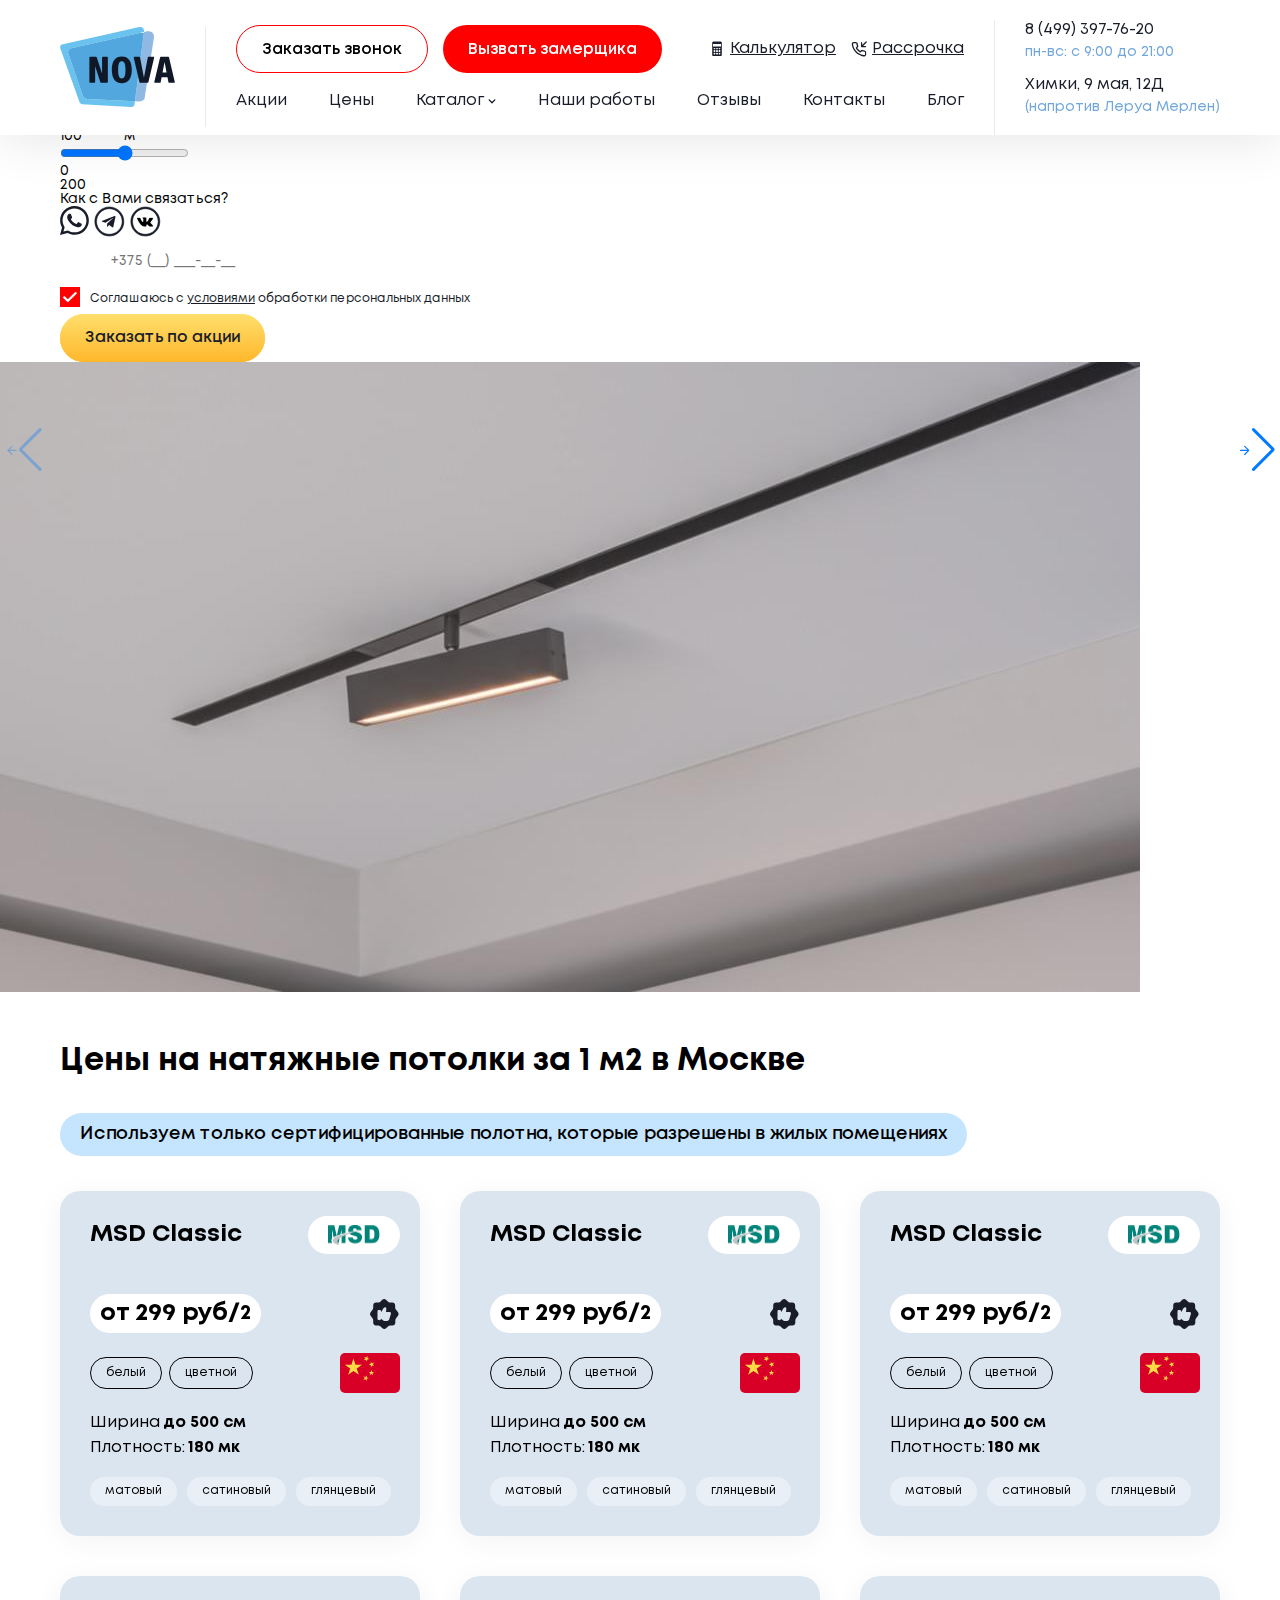
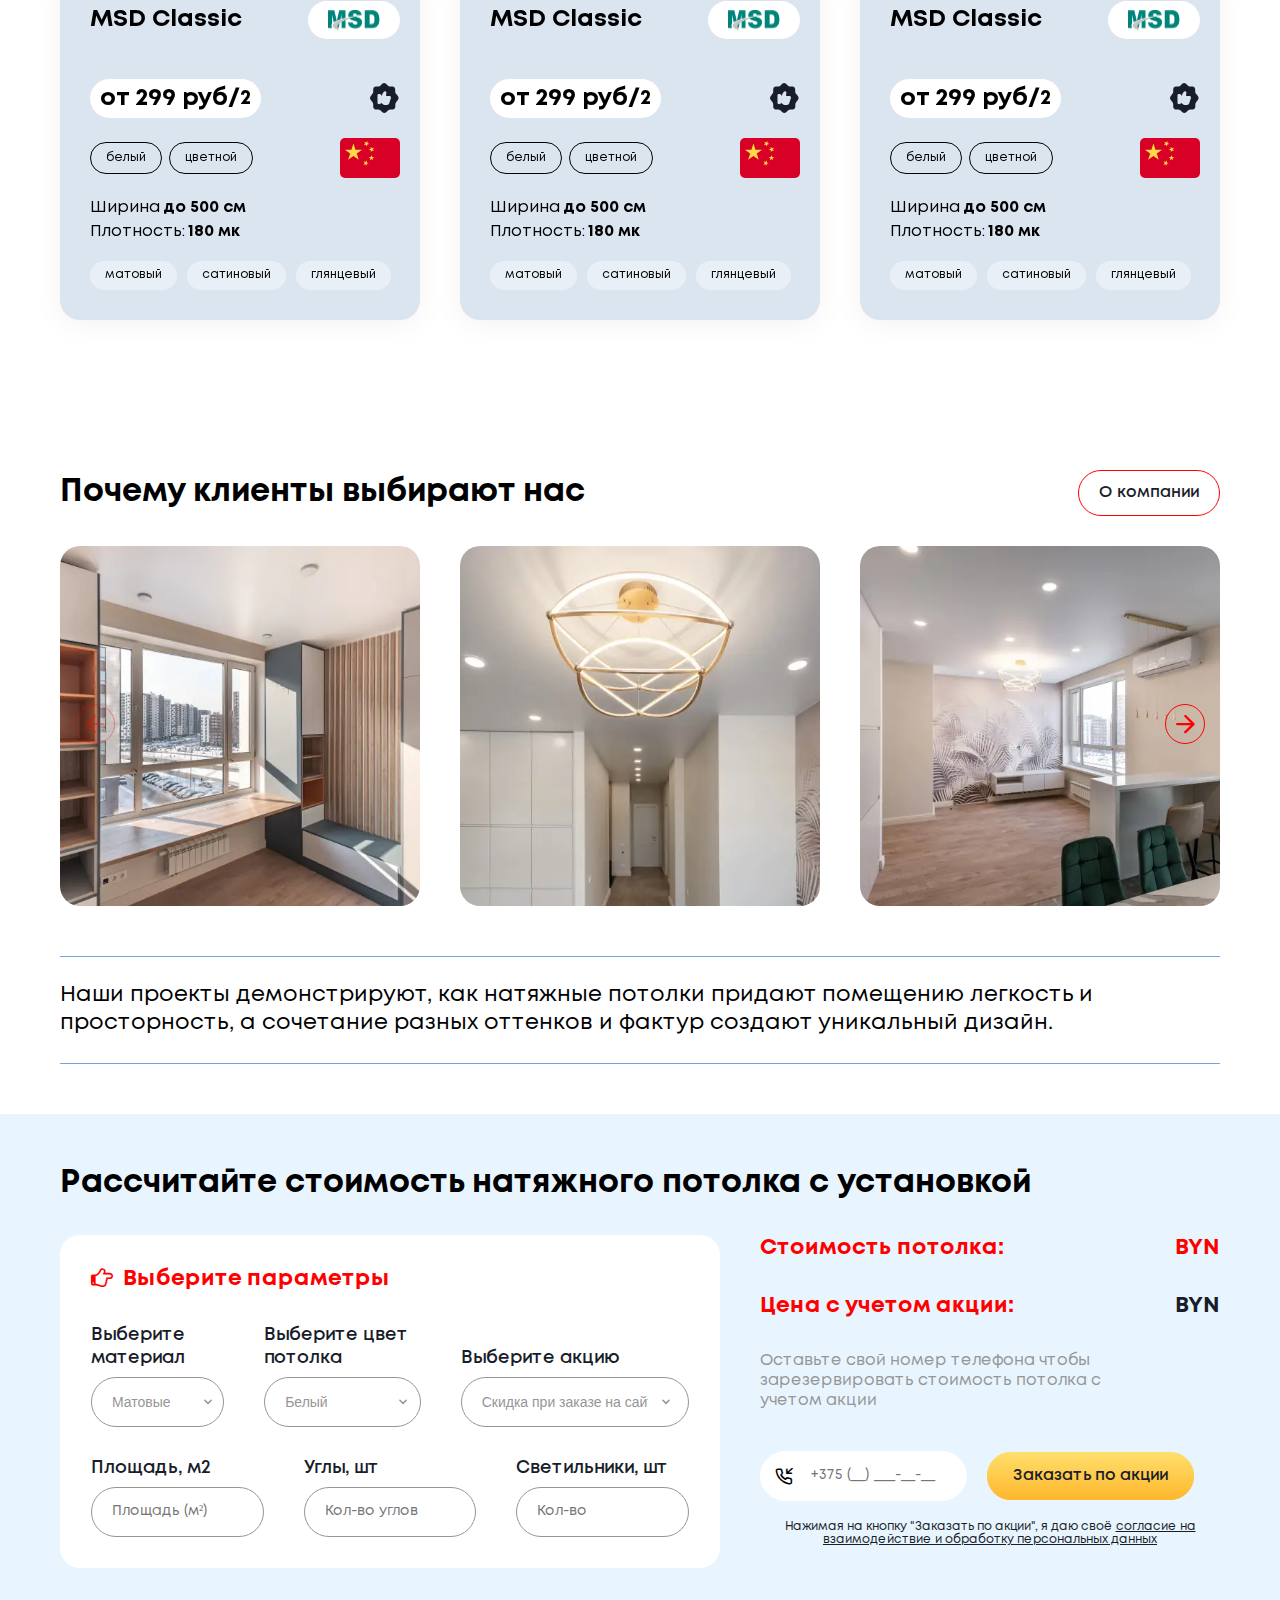
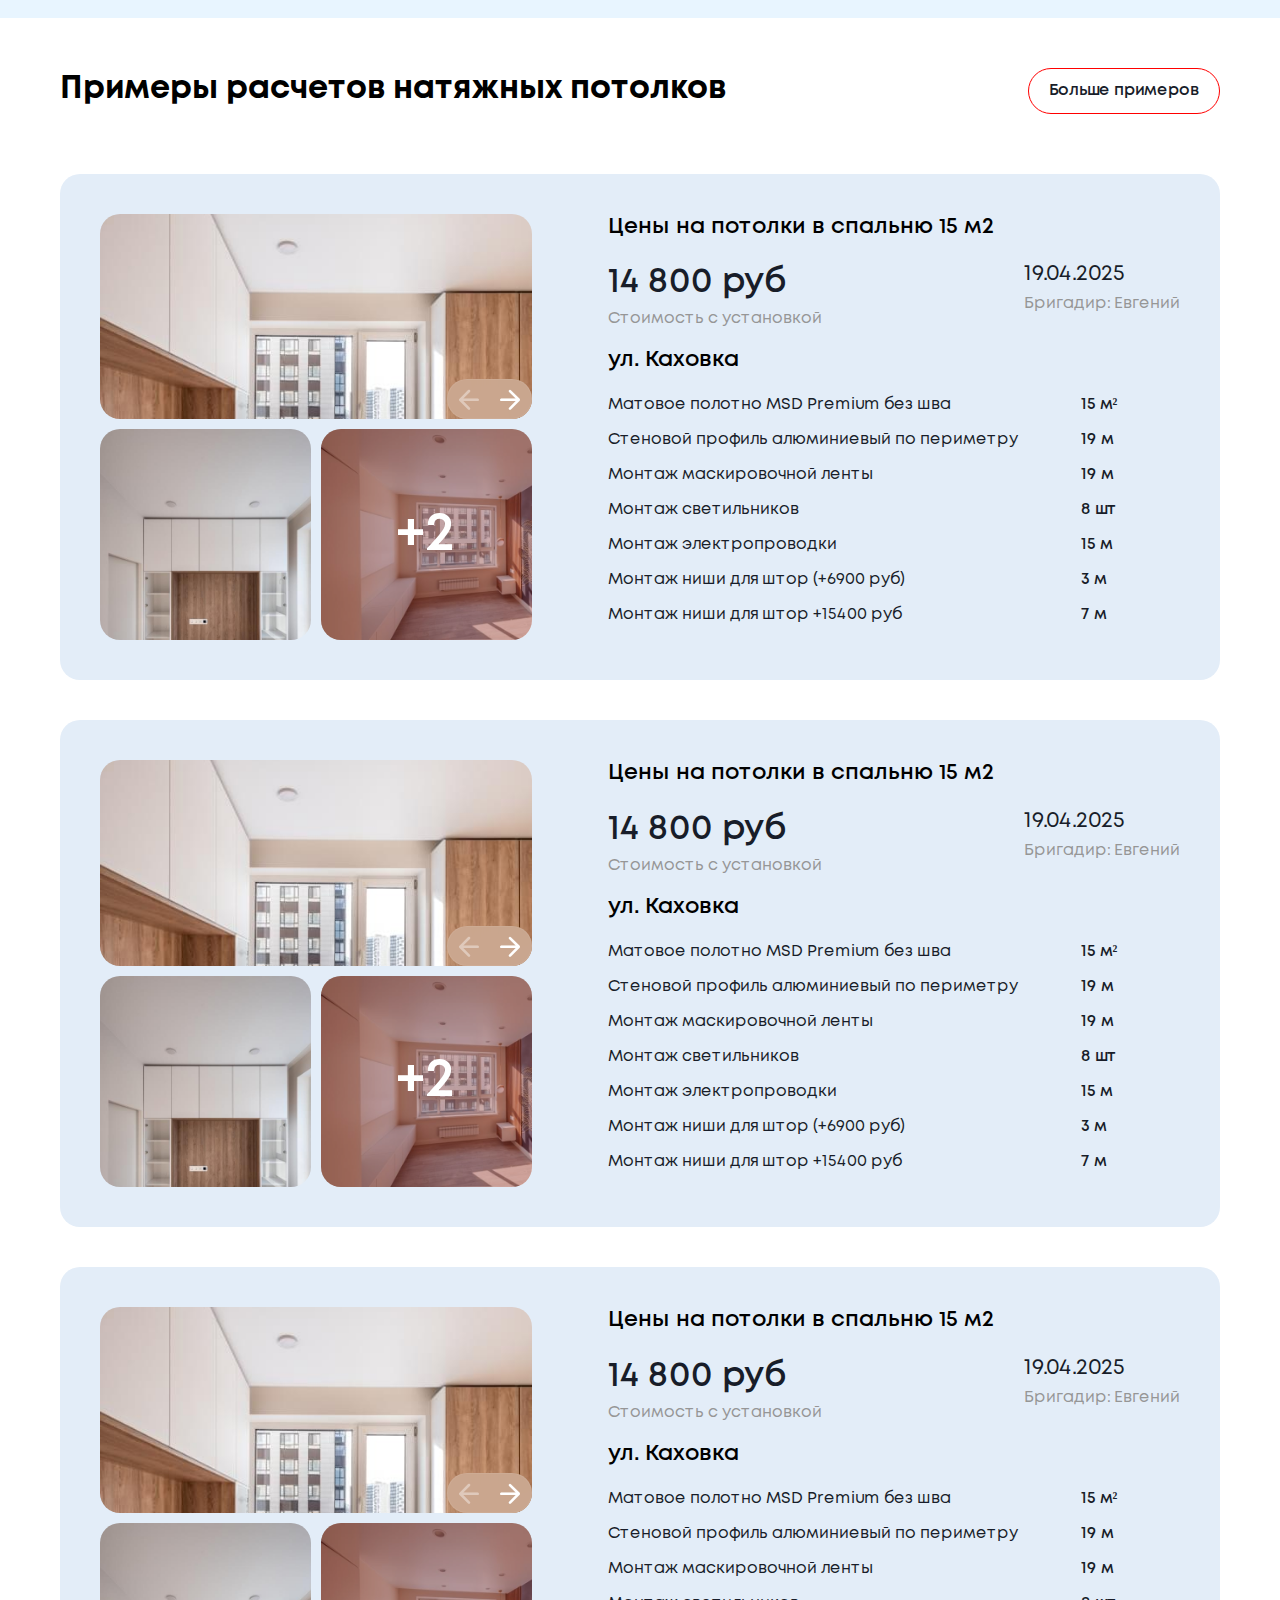
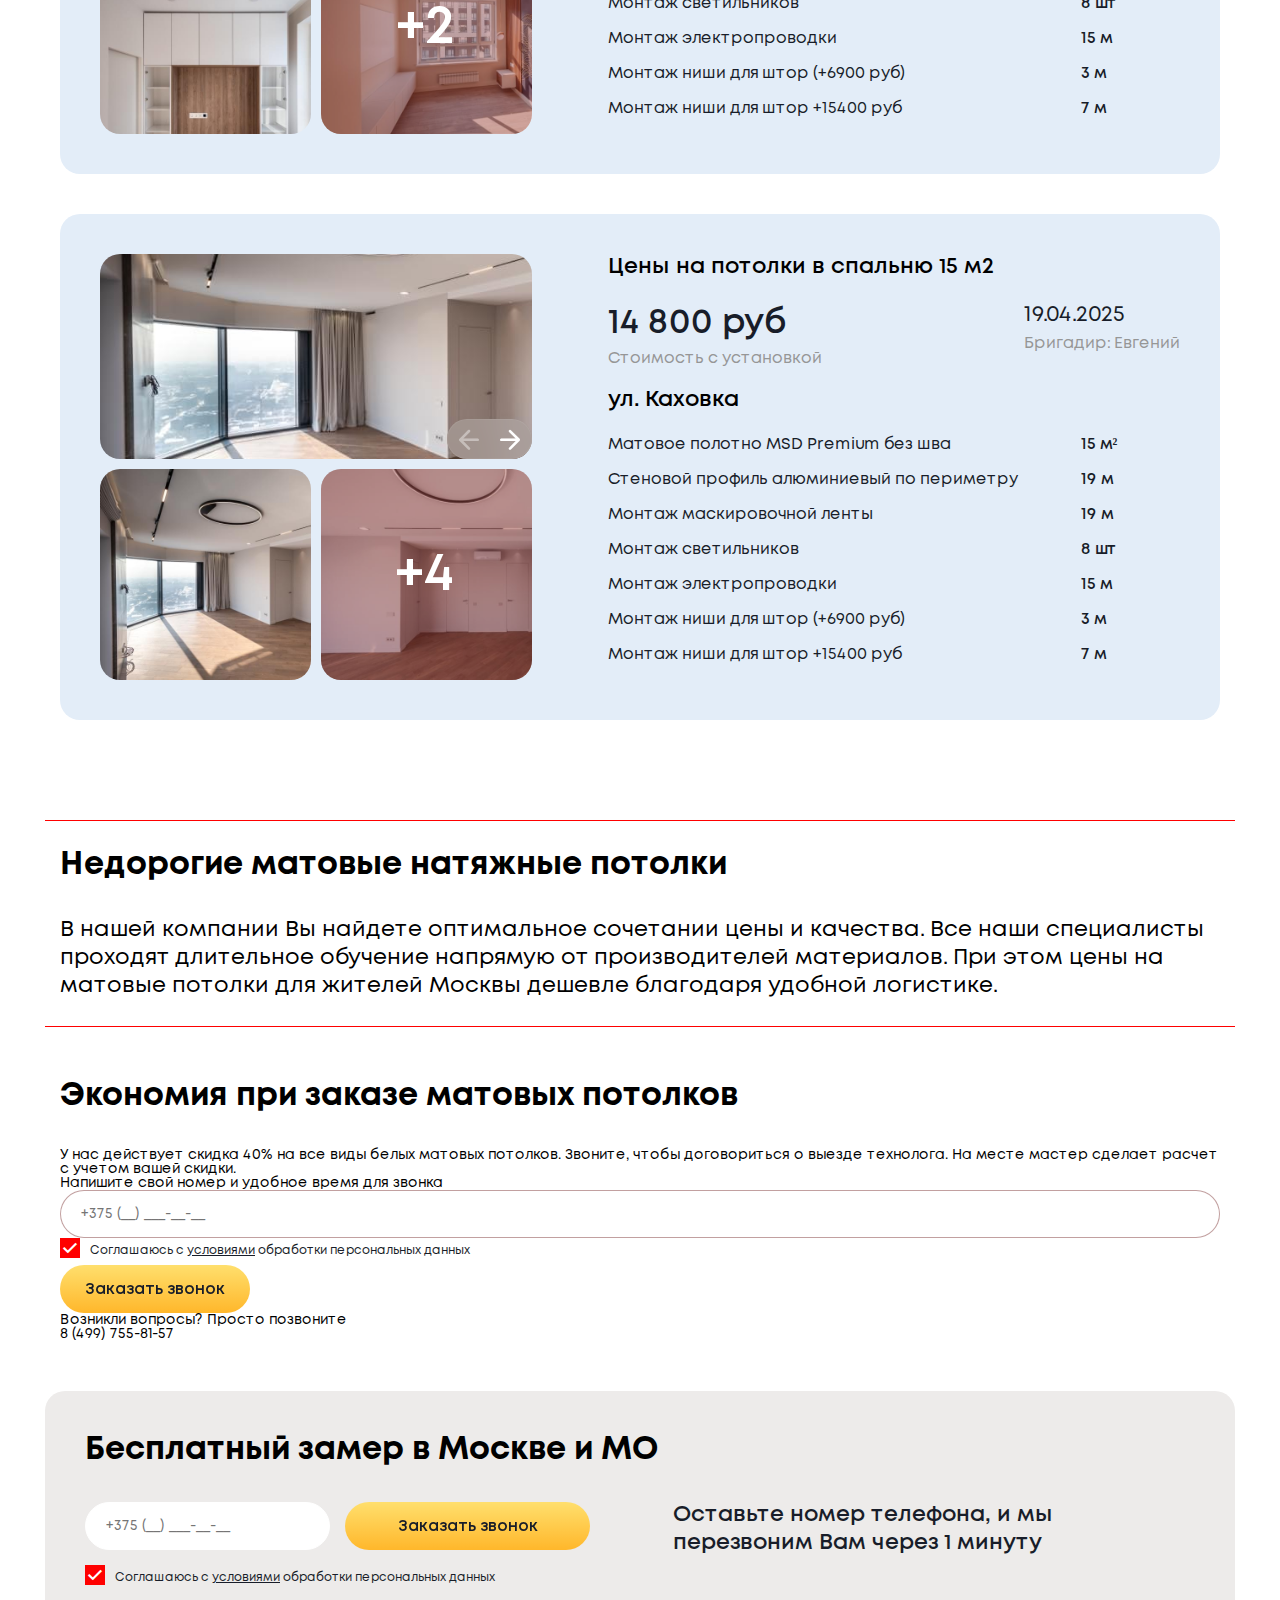
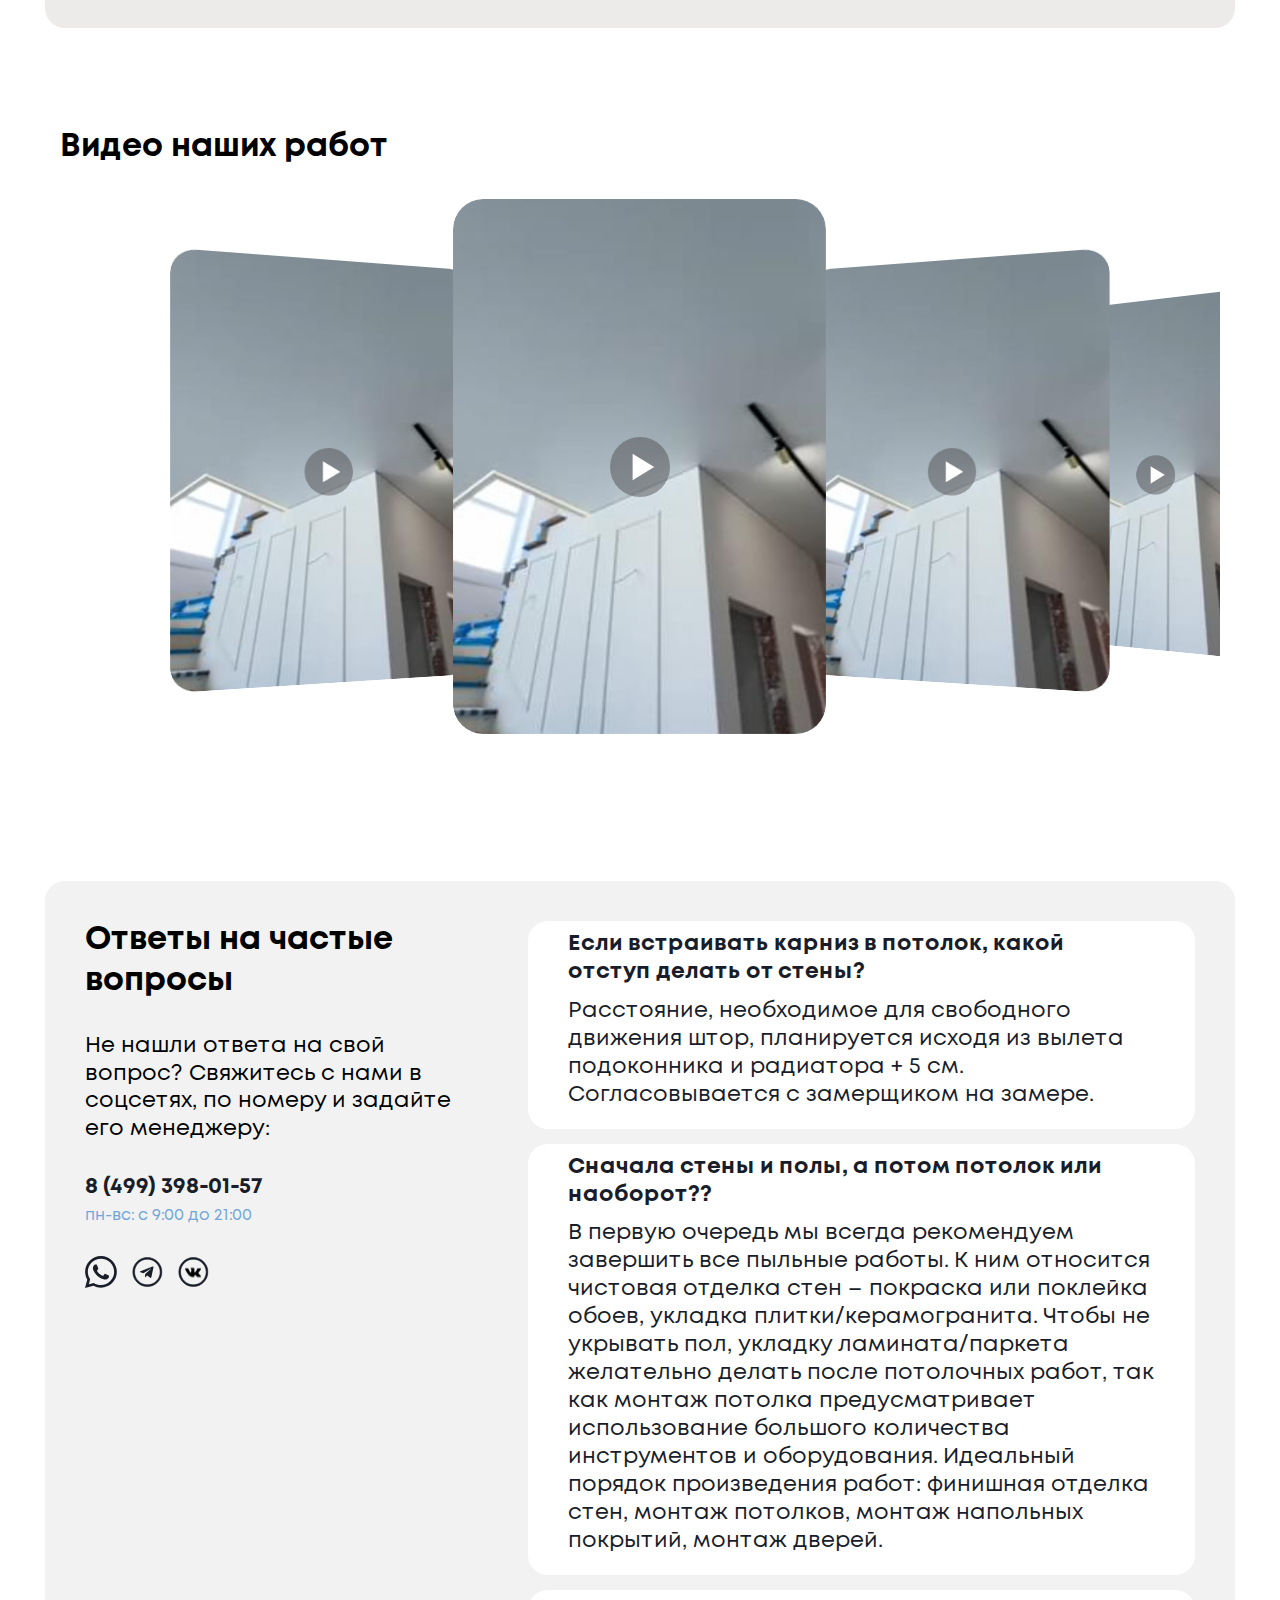
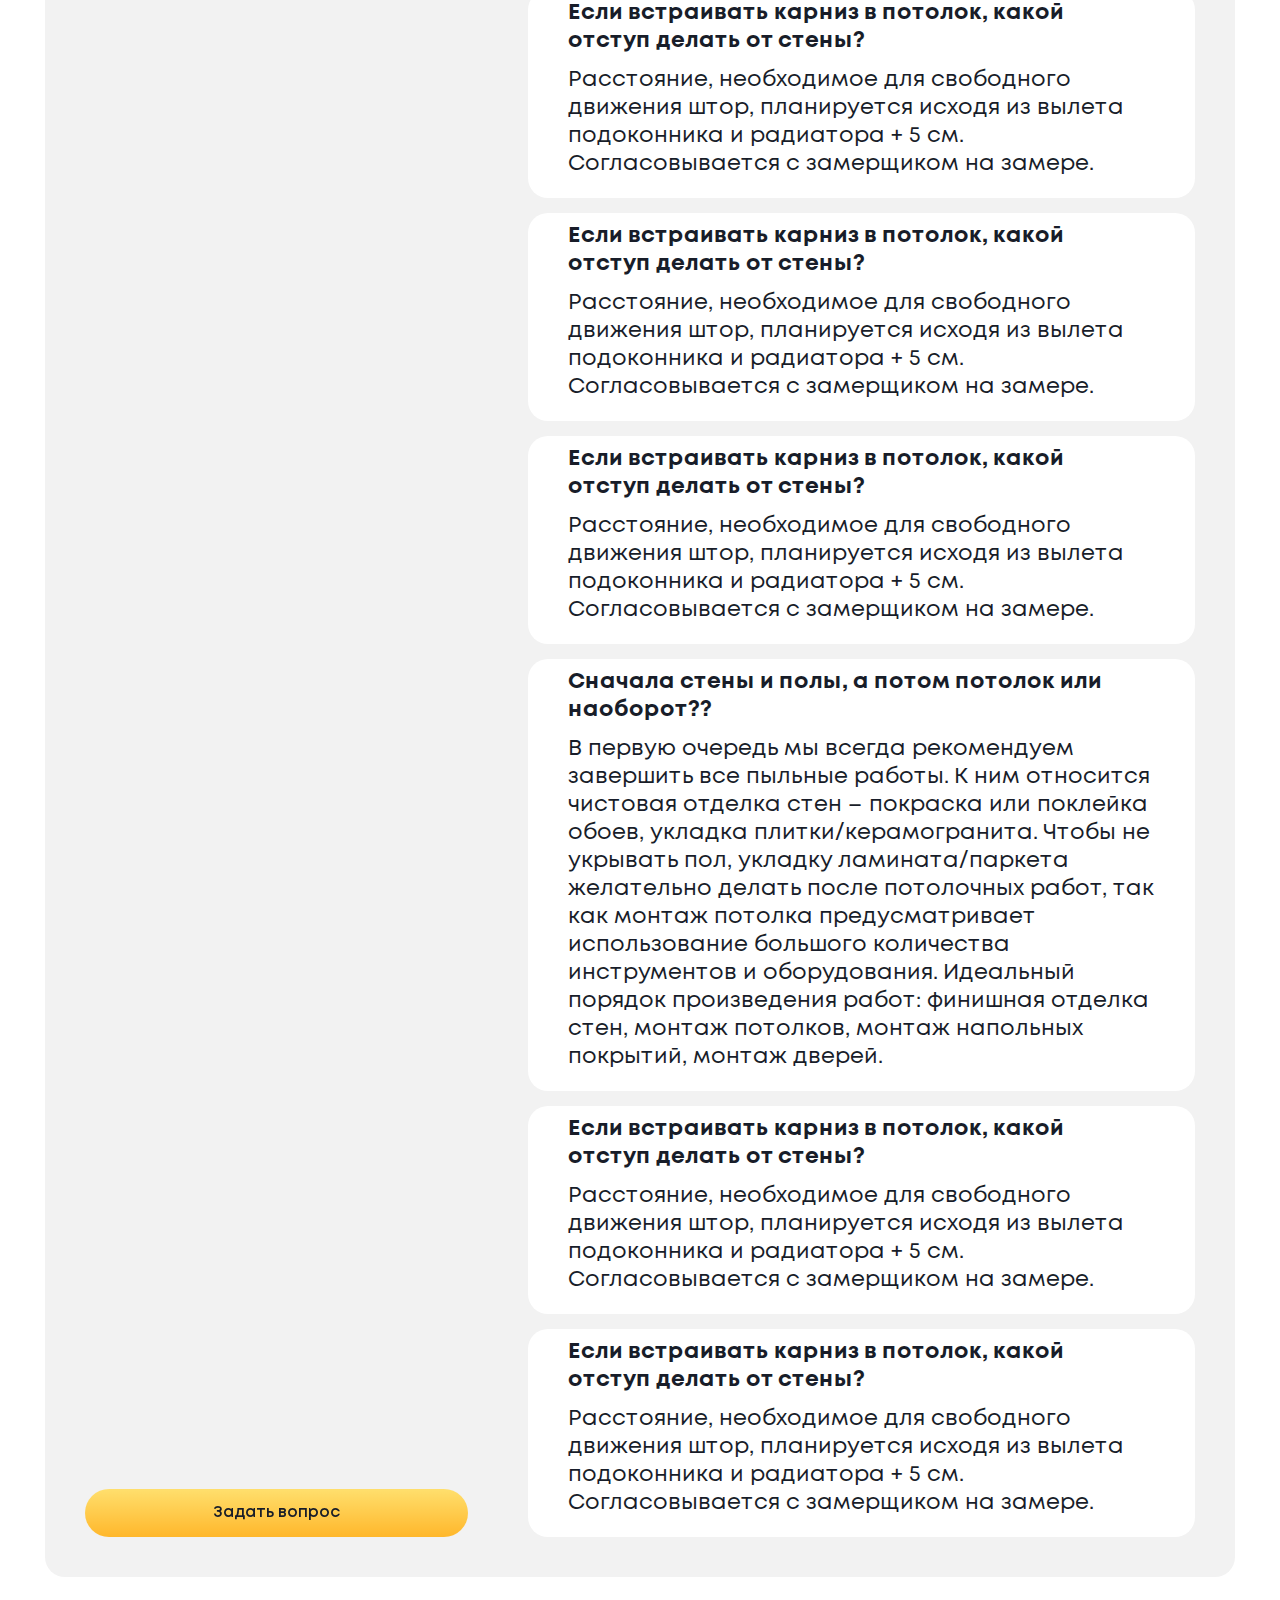
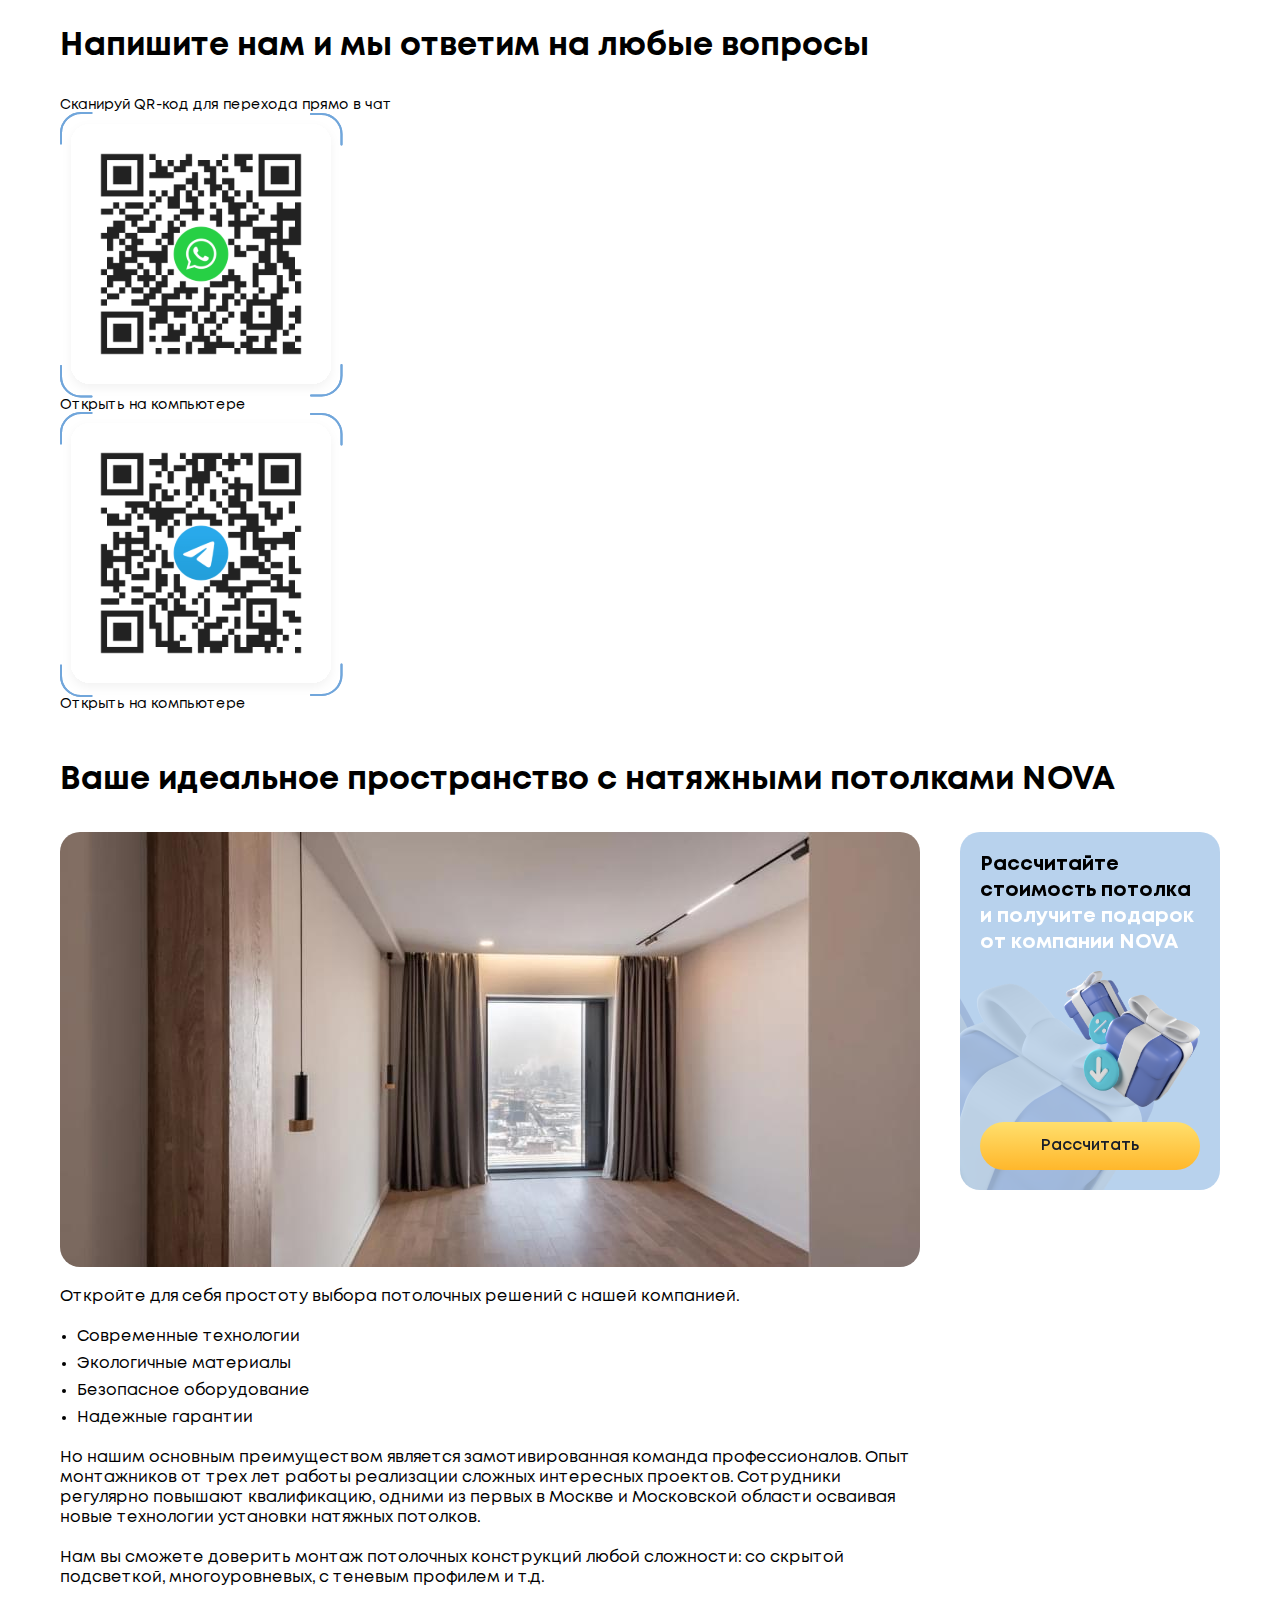
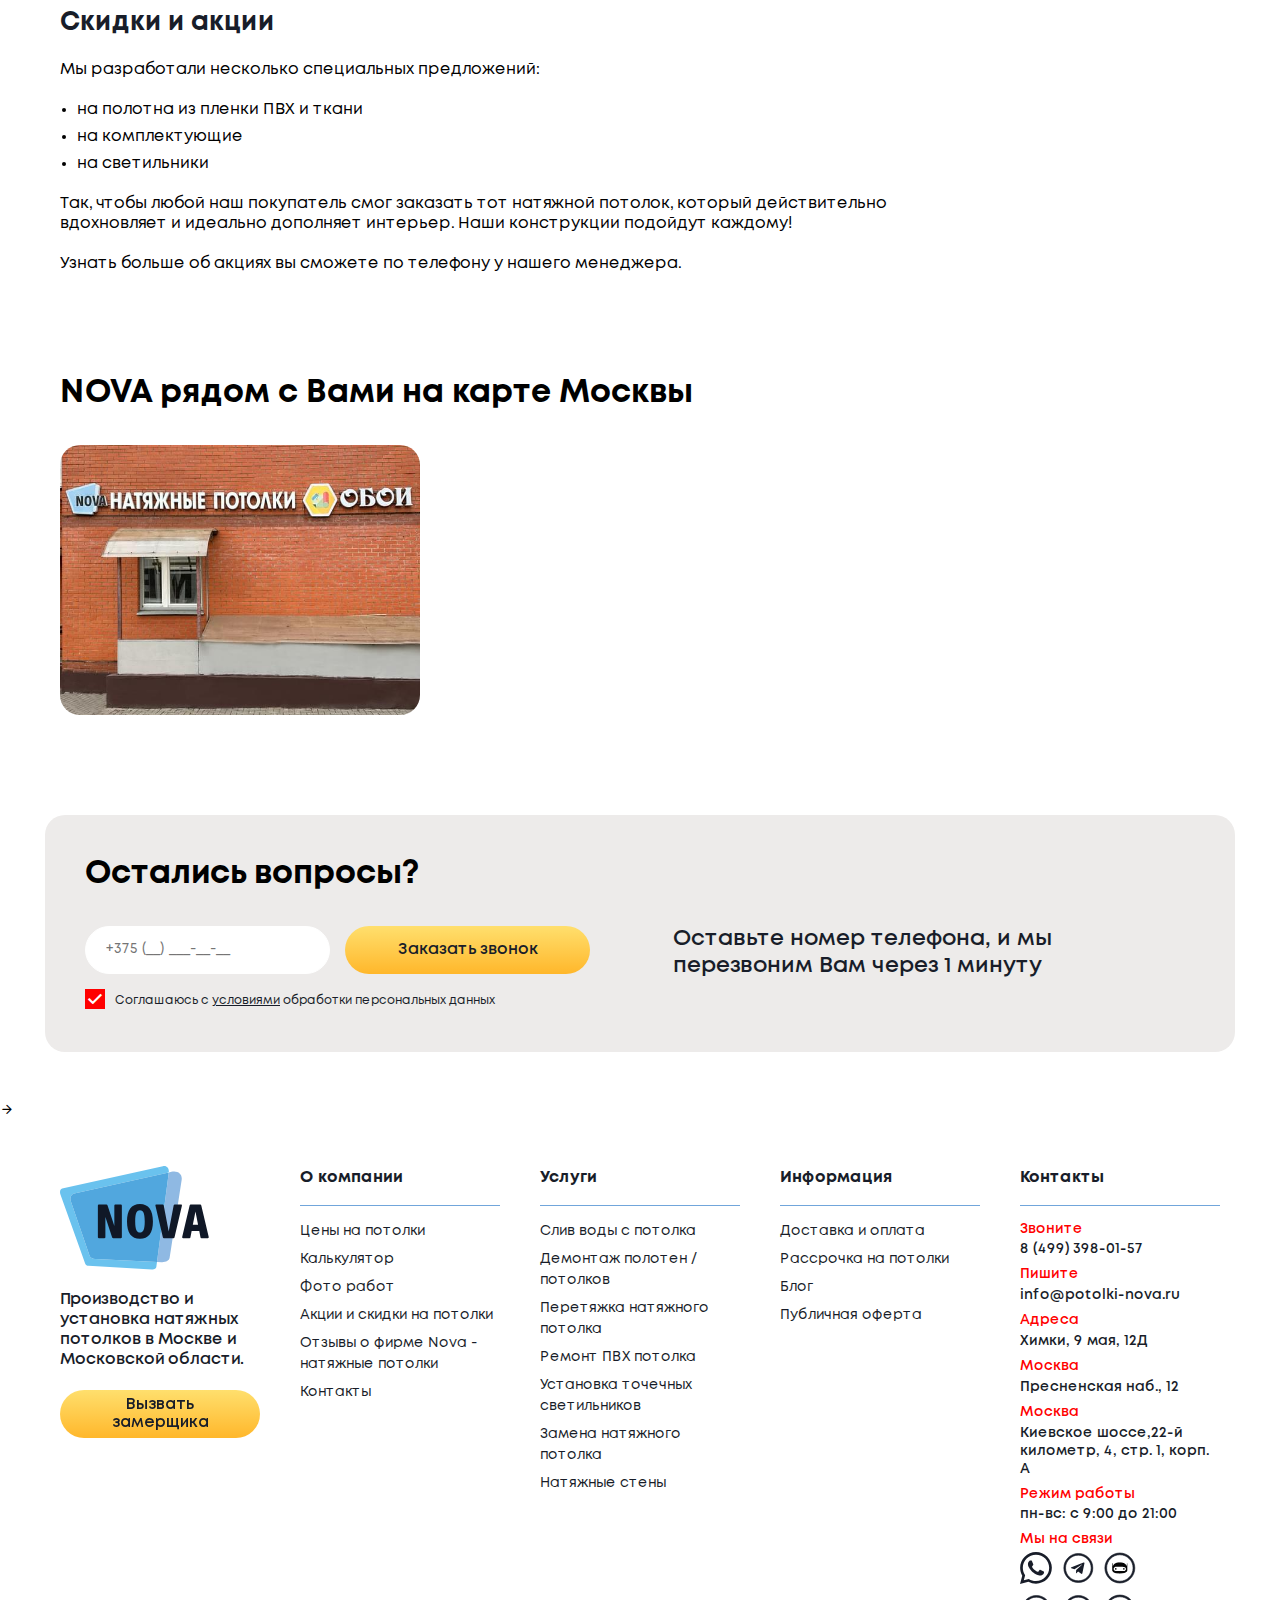
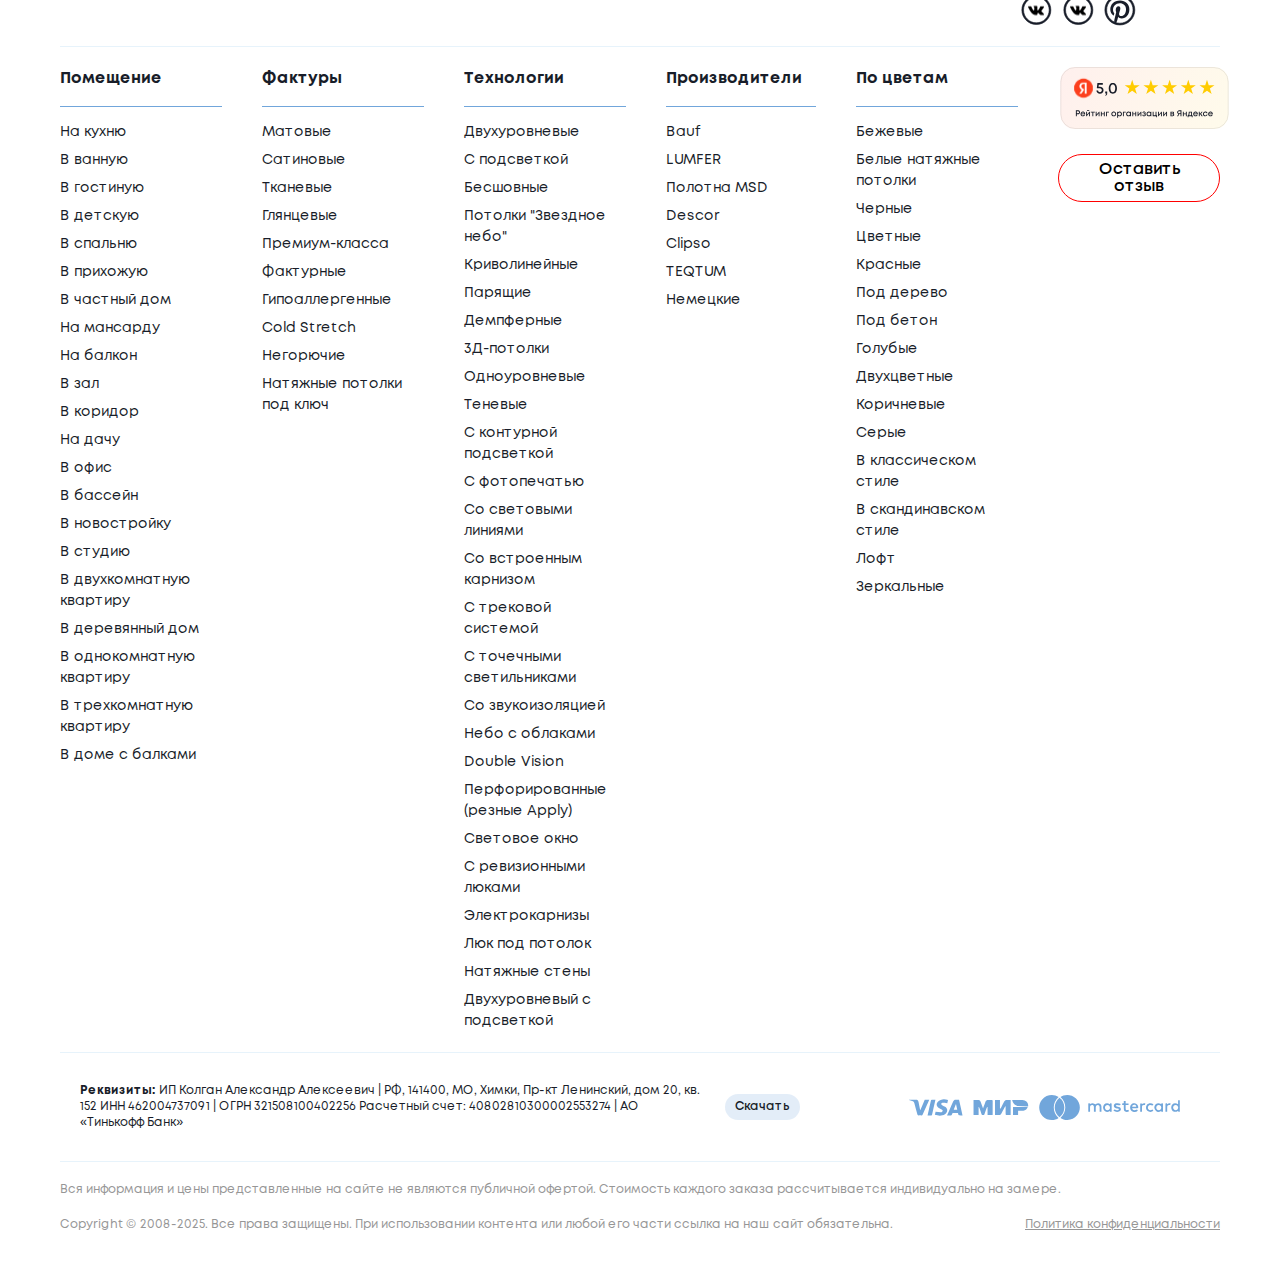
<file: catalog.html>
<!DOCTYPE html>
<html lang="ru">

<head>
	<title>HomePage</title>
	<meta charset="UTF-8" />
	<meta name="format-detection" content="telephone=no" />
	<style>
		body {
			opacity: 1;
		}
	</style>
	<!-- <link
    href="https://cdn.jsdelivr.net/npm/bootstrap@5.3.2/dist/css/bootstrap.min.css?_v=20250813175216"
    rel="stylesheet"
  /> -->

	<link rel="stylesheet" href="css/style.min.css?_v=20250813175216" />
	<link rel="shortcut icon" href="favicon.ico" />
	<!-- <meta name="robots" content="noindex, nofollow"> -->
	<meta name="viewport" content="width=device-width, initial-scale=1.0" />
</head>

<body>
	<div class="wrapper">
		<header class="header">
			<div class="header__container">
				<div class="header__body">
					<a href="home.html" class="header__logo"><img src="img/header/logo.svg" alt="#" /></a>
					<div class="header__main">
						<div class="header__top">
							<div class="header__buttons">
								<a data-popup="#popup" class="header__button button button--white" href="#">Заказать звонок</a>
								<a data-da=".menu, 480" class="header__button header__button--red button button--red" href="#" data-popup="#popup-two">Вызвать замерщика</a>
							</div>
							<div data-da=".contact-header, 768" class="header__tools">
								<a data-goto-header data-goto="#calc" class="header__tools-link" href="">
									<i class="icon-calculator"></i>
									<span>Калькулятор</span>
								</a>
								<a class="header__tools-link" href="page-installment.html">
									<i class="icon-phone"></i>
									<span>Рассрочка</span></a>
							</div>
						</div>

						<div class="header__menu menu">
							<h3 class="menu__title">Меню</h3>
							<nav class="menu__body">
								<ul class="menu__list">
									<li class="menu__item">
										<a href="home.html" class="menu__link">Акции </a>
									</li>
									<li class="menu__item">
										<a href="price.html" class="menu__link">Цены</a>
									</li>

									<li class="menu__item menu__item--catalog">
										<span href="" class="menu__link">
											Каталог
											<img src="img/header/arrow-menu.svg" alt="#" />
										</span>
										<div class="submenu-catalog">
											<div class="menu__header">
												<button class="submenu-catalog__close icon-arrow-left"></button>
												<span> Каталог</span>
											</div>

											<div class="submenu-catalog__item">
												<h3 class="submenu-catalog__title">Фактуры</h3>
												<ul class="submenu-catalog__list">
													<!-- <li class="close"></li> -->
													<div class="menu__header-sub menu__header">
														<button class="submenu-catalog__list-close icon-arrow-left"></button>
														<span>Фактуры</span>
													</div>
													<li><a href="catalog.html">Матовые</a></li>
													<li><a href="#">Сатиновые</a></li>
													<li><a href="#">Тканевые</a></li>
													<li><a href="#">Глянцевые</a></li>
													<li>
														<a href="#">Премиум-класса</a>
													</li>
													<li><a href="#">Фактурные</a></li>
													<li>
														<a href="#">Гипоаллергенные</a>
													</li>
													<li>
														<a href="#">Cold Stretch</a>
													</li>
													<li><a href="#">Негорючие</a></li>
													<li>
														<a href="#">Натяжные потолки под ключ</a>
													</li>
												</ul>
											</div>
											<div class="submenu-catalog__item">
												<h3 class="submenu-catalog__title">Расчёты</h3>
												<ul class="submenu-catalog__list">
													<div class="menu__header-sub menu__header">
														<button class="submenu-catalog__list-close icon-arrow-left"></button>
														<span>Расчёты</span>
													</div>
													<li><a href="#">На кухню</a></li>
													<li><a href="#">В ванную</a></li>
													<li><a href="#">В гостиную</a></li>
													<li><a href="#">В детскую</a></li>
													<li><a href="#">В спальню</a></li>
													<li><a href="#">В прихожую</a></li>
													<li><a href="#">В частный дом</a></li>
												</ul>
											</div>
											<div class="submenu-catalog__item">
												<h3 class="submenu-catalog__title">Технологии</h3>
												<ul class="submenu-catalog__list">
													<div class="menu__header-sub menu__header">
														<button class="submenu-catalog__list-close icon-arrow-left"></button>
														<span>Технологии</span>
													</div>
													<li><a href="#">Матовые</a></li>
													<li><a href="#">Сатиновые</a></li>
													<li><a href="#">Тканевые</a></li>
													<li><a href="#">Глянцевые</a></li>
													<li><a href="#">Премиум-класса</a></li>
													<li><a href="#">Фактурные</a></li>
													<li><a href="#">Гипоаллергенные</a></li>
													<li><a href="#">Cold Stretch</a></li>
													<li><a href="#">Негорючие</a></li>
													<li><a href="#">Натяжные потолки под ключ</a></li>
												</ul>
											</div>
											<div class="submenu-catalog__item">
												<h3 class="submenu-catalog__title">Производители</h3>
												<ul class="submenu-catalog__list">
													<div class="menu__header-sub menu__header">
														<button class="submenu-catalog__list-close icon-arrow-left"></button>
														<span>Производители</span>
													</div>
													<li><a href="#">Bauf</a></li>
													<li><a href="#">LUMFER</a></li>
													<li><a href="#">Полотна MSD</a></li>
													<li><a href="#">Descor</a></li>
													<li><a href="#">Clipso</a></li>
													<li><a href="#">TEQTUM</a></li>
													<li><a href="#">Немецкие</a></li>
												</ul>
											</div>
										</div>
									</li>

									<li class="menu__item">
										<a href="work.html" class="menu__link">Наши работы</a>
									</li>

									<li class="menu__item">
										<a href="reviews.html" class="menu__link"> Отзывы </a>
									</li>
									<li class="menu__item">
										<a href="contact.html" class="menu__link"> Контакты </a>
									</li>
									<li class="menu__item">
										<a href="blog.html" class="menu__link">
											Блог
											<!-- <img src="img/header/arrow-menu.svg" alt="#" /> -->
										</a>

										<!-- <ul class="submenu">
                  <div class="submenu__header menu__header">
                    <button
                      class="submenu-close close icon-arrow-left"
                    ></button>
                    <span> О компании</span>
                  </div>
                  <li><a href="#">Доставка и оплата</a></li>
                  <li><a href="#">Рассрочка</a></li>
                  <li><a href="#">Блог</a></li>
                  <li><a href="#">Публичная оферта</a></li>
                  <li><a href="#">Вакансии</a></li>
                  <li><a href="#">Приют</a></li>
                </ul> -->
									</li>
								</ul>
							</nav>
							<button type="button" class="menu__icon menu__icon-phone icon-menu">
								<span></span>
							</button>
						</div>
					</div>
					<div data-da=".header, 1150,0" class="header__contact contact-header">
						<div class="contact-header__item">
							<a class="contact-header__phone" href="tel:84993977620">8 (499) 397-76-20</a>
							<p data-da=".menu, 768" class="contact-header__clock">
								пн-вс: c 9:00 до 21:00
							</p>
						</div>
						<div data-da=".menu, 768" class="contact-header__item contact-header__item--phone">
							<div class="contact-header__address">Химки, 9 мая, 12Д</div>
							<p class="contact-header__addres-local">(напротив Леруа Мерлен)</p>
						</div>
					</div>
					<button type="button" class="menu__icon icon-menu">
						<span></span>
					</button>
				</div>
			</div>
		</header>
		<div id="popup" aria-hidden="true" class="popup">
			<div class="popup__wrapper">
				<div class="popup__content">
					<button data-close type="button" class="popup__close">
						<svg xmlns="http://www.w3.org/2000/svg" version="1" viewBox="0 0 24 24">
							<path d="M13 12l5-5-1-1-5 5-5-5-1 1 5 5-5 5 1 1 5-5 5 5 1-1z"></path>
						</svg>
					</button>
					<div class="popup__body">
						<h2 class="popup__title">Закажите звонок</h2>
						<p class="popup__text">
							И наш менеджер перезвонит Вам в ближайшее время
						</p>
						<form data-ajax data-popup-message="#form-message" class="popup__form" action="files/sendmail/sendmail.php" method="POST">
							<input data-inputmask="'mask':'375 (99)-999-99-99'" data-required type="text" name="phone" data-error="Заполните поля" placeholder="+375 (__) ___-__-__" class="popup__input input" />
							<div class="checkbox">
								<input id="c_5" data-error="Ошибка" class="checkbox__input" type="checkbox" value="согласен" name="check" checked />
								<label for="c_5" class="checkbox__label"><span class="checkbox__text">Соглашаюсь с
										<a href="/privacy.html" target="_blank">условиями</a> обработки
										персональных данных
									</span></label>
							</div>
							<button type="submit" class="popup__button button button--yellow">
								Заказать звонок
							</button>
						</form>
					</div>
				</div>
			</div>
		</div>

		<div id="popup-two" aria-hidden="true" class="popup">
			<div class="popup__wrapper">
				<div class="popup__content">
					<button data-close type="button" class="popup__close">
						<svg xmlns="http://www.w3.org/2000/svg" version="1" viewBox="0 0 24 24">
							<path d="M13 12l5-5-1-1-5 5-5-5-1 1 5 5-5 5 1 1 5-5 5 5 1-1z"></path>
						</svg>
					</button>
					<div class="popup__body">
						<h2 class="popup__title">Закажите бесплатный выезд замерщика</h2>
						<p class="popup__text">Заполните форму для вызова замерщика</p>
						<form data-ajax data-popup-message="#form-message" class="popup__form" action="files/sendmail/sendmail.php" method="POST">
							<input data-inputmask="'mask':'375 (99)-999-99-99'" data-required type="text" name="phone" data-error="Заполните поля" placeholder="+375 (__) ___-__-__" class="popup__input input" />
							<div class="checkbox">
								<input id="c_6" data-error="Ошибка" class="checkbox__input" type="checkbox" value="согласен" name="check" checked />
								<label for="c_6" class="checkbox__label"><span class="checkbox__text">Соглашаюсь с
										<a href="/privacy.html" target="_blank">условиями</a> обработки
										персональных данных
									</span></label>
							</div>
							<button type="submit" class="popup__button button button--yellow">
								Заказать звонок
							</button>
						</form>
					</div>
				</div>
			</div>
		</div>
		<div id="popup-three" aria-hidden="true" class="popup">
			<div class="popup__wrapper">
				<div class="popup__content">
					<button data-close type="button" class="popup__close">
						<svg xmlns="http://www.w3.org/2000/svg" version="1" viewBox="0 0 24 24">
							<path d="M13 12l5-5-1-1-5 5-5-5-1 1 5 5-5 5 1 1 5-5 5 5 1-1z"></path>
						</svg>
					</button>
					<div class="popup__body">
						<h2 class="popup__title">Воспользуйтесь предложением</h2>
						<p class="popup__text">Для этого заполните форму</p>
						<form data-ajax data-popup-message="#form-message" class="popup__form" action="files/sendmail/sendmail.php" method="POST">
							<input data-inputmask="'mask':'375 (99)-999-99-99'" data-required type="text" name="phone" data-error="Заполните поля" placeholder="+375 (__) ___-__-__" class="popup__input input" />
							<div class="checkbox">
								<input id="c_7" data-error="Ошибка" class="checkbox__input" type="checkbox" value="согласен" name="check" checked />
								<label for="c_7" class="checkbox__label"><span class="checkbox__text">Соглашаюсь с
										<a href="/privacy.html" target="_blank">условиями</a> обработки
										персональных данных
									</span></label>
							</div>
							<button type="submit" class="popup__button button button--yellow">
								Заказать звонок
							</button>
						</form>
					</div>
				</div>
			</div>
		</div>

		<div id="popup-four" aria-hidden="true" class="popup">
			<div class="popup__wrapper">
				<div class="popup__content">
					<button data-close type="button" class="popup__close">
						<svg xmlns="http://www.w3.org/2000/svg" version="1" viewBox="0 0 24 24">
							<path d="M13 12l5-5-1-1-5 5-5-5-1 1 5 5-5 5 1 1 5-5 5 5 1-1z"></path>
						</svg>
					</button>
					<div class="popup__body">
						<h2 class="popup__title">Заказать натяжные потолки в рассрочку</h2>
						<form data-ajax data-popup-message="#form-message" class="popup__form" action="files/sendmail/sendmail.php" method="POST">
							<input data-inputmask="'mask':'375 (99)-999-99-99'" data-required type="text" name="phone" data-error="Заполните поля" placeholder="+375 (__) ___-__-__" class="popup__input input" />
							<div class="checkbox">
								<input id="c_9" data-error="Ошибка" class="checkbox__input" type="checkbox" value="согласен" name="check" checked />
								<label for="c_9" class="checkbox__label"><span class="checkbox__text">Соглашаюсь с
										<a href="/privacy.html" target="_blank">условиями</a> обработки
										персональных данных
									</span></label>
							</div>
							<button type="submit" class="popup__button button button--yellow">
								Заказать звонок
							</button>
						</form>
					</div>
				</div>
			</div>
		</div>
		<div id="popup-five" aria-hidden="true" class="popup">
			<div class="popup__wrapper">
				<div class="popup__content">
					<button data-close type="button" class="popup__close">
						<svg xmlns="http://www.w3.org/2000/svg" version="1" viewBox="0 0 24 24">
							<path d="M13 12l5-5-1-1-5 5-5-5-1 1 5 5-5 5 1 1 5-5 5 5 1-1z"></path>
						</svg>
					</button>
					<div class="popup__body">
						<h2 class="popup__title">Рассчитайте стоимость натяжного потолка</h2>
						<p class="popup__text">
							Оставьте заявку и получите подарок от компании NOVA
						</p>
						<form data-ajax data-popup-message="#form-message" class="popup__form" action="files/sendmail/sendmail.php" method="POST">
							<input data-inputmask="'mask':'375 (99)-999-99-99'" data-required type="text" name="phone" data-error="Заполните поля" placeholder="+375 (__) ___-__-__" class="popup__input input" />
							<div class="checkbox">
								<input id="c_10" data-error="Ошибка" class="checkbox__input" type="checkbox" value="согласен" name="check" checked />
								<label for="c_10" class="checkbox__label"><span class="checkbox__text">Соглашаюсь с
										<a href="/privacy.html" target="_blank">условиями</a> обработки
										персональных данных
									</span></label>
							</div>
							<button type="submit" class="popup__button button button--yellow">
								Заказать звонок
							</button>
						</form>
					</div>
				</div>
			</div>
		</div>

		<div id="popup-six" aria-hidden="true" class="popup">
			<div class="popup__wrapper">
				<div class="popup__content">
					<button data-close type="button" class="popup__close">
						<svg xmlns="http://www.w3.org/2000/svg" version="1" viewBox="0 0 24 24">
							<path d="M13 12l5-5-1-1-5 5-5-5-1 1 5 5-5 5 1 1 5-5 5 5 1-1z"></path>
						</svg>
					</button>
					<div class="popup__body">
						<h2 class="popup__title">Задать вопрос</h2>
						<p class="popup__text">Напишите интересующий Вас вопрос</p>
						<form data-ajax data-popup-message="#form-message" class="popup__form" action="files/sendmail/sendmail.php" method="POST">
							<input data-inputmask="'mask':'375 (99)-999-99-99'" data-required type="text" name="phone" data-error="Заполните поля" placeholder="+375 (__) ___-__-__" class="popup__input input" />
							<textarea data-required autocomplete="off" name="text" placeholder="Ваш комментарий" data-error="Напишите комментарий" class="input" data-autoheight data-autoheight-min="150" data-autoheight-max="330"></textarea>
							<div class="checkbox">
								<input id="c_8" data-error="Ошибка" class="checkbox__input" type="checkbox" value="согласен" name="check" checked />
								<label for="c_8" class="checkbox__label"><span class="checkbox__text">Соглашаюсь с
										<a href="/privacy.html" target="_blank">условиями</a> обработки
										персональных данных
									</span></label>
							</div>
							<button type="submit" class="popup__button button button--yellow">
								Заказать звонок
							</button>
						</form>
					</div>
				</div>
			</div>
		</div>
		<div id="form-message" aria-hidden="true" class="popup">
			<div class="popup__wrapper">
				<div class="popup__content">
					<button data-close type="button" class="popup__close">
						<svg xmlns="http://www.w3.org/2000/svg" version="1" viewBox="0 0 24 24">
							<path d="M13 12l5-5-1-1-5 5-5-5-1 1 5 5-5 5 1 1 5-5 5 5 1-1z"></path>
						</svg>
					</button>
					<div class="popup__body">
						<h2 class="popup__title" style="
            color: red;
            font-size: 24px;
            font-weight: 600;
            text-align: center;
            margin: 20px 0;
            padding: 15px;
            background-color: #f8f9fa;
            border-radius: 8px;
            box-shadow: 0 2px 4px rgba(0, 0, 0, 0.1);
            animation: fadeIn 0.5s ease-in-out;
          ">
							Спасибо, ваша форма успешно отправлена!
						</h2>
						<style>
							@keyframes fadeIn {
								from {
									opacity: 0;
									transform: translateY(-10px);
								}

								to {
									opacity: 1;
									transform: translateY(0);
								}
							}
						</style>
					</div>
				</div>
			</div>
		</div>

		<div id="popup-seven" aria-hidden="true" class="popup">
			<div class="popup__wrapper">
				<div class="popup__content">
					<button data-close type="button" class="popup__close">
						<svg xmlns="http://www.w3.org/2000/svg" version="1" viewBox="0 0 24 24">
							<path d="M13 12l5-5-1-1-5 5-5-5-1 1 5 5-5 5 1 1 5-5 5 5 1-1z"></path>
						</svg>
					</button>
					<div class="popup__body">
						<h2 class="popup__title">Оставить отзыв</h2>

						<form data-ajax data-popup-message="#form-message" class="popup__form" action="files/sendmail/sendmail.php" method="POST">
							<input data-inputmask="'mask':'375 (99)-999-99-99'" data-required type="text" name="phone" data-error="Заполните поля" placeholder="+375 (__) ___-__-__" class="popup__input input" />
							<textarea data-required autocomplete="off" name="text" placeholder="Ваш комментарий" data-error="Напишите комментарий" class="input" data-autoheight data-autoheight-min="150" data-autoheight-max="330"></textarea>
							<div class="checkbox">
								<input id="c_11" data-error="Ошибка" class="checkbox__input" type="checkbox" value="согласен" name="check" checked />
								<label for="c_11" class="checkbox__label"><span class="checkbox__text">Соглашаюсь с
										<a href="/privacy.html" target="_blank">условиями</a> обработки
										персональных данных
									</span></label>
							</div>
							<button type="submit" class="popup__button button button--yellow">
								Заказать звонок
							</button>
						</form>
					</div>
				</div>
			</div>
		</div>


		<main class="page page-catalog">
			<section class="catalog-hero">
				<div class="catalog-hero__container">
					<div class="catalog-hero__content">
						<h2 class="catalog-hero__title">Матовые натяжные потолки</h2>
						<div class="catalog-hero__text">
							<p>
								Планируете установить матовые натяжные потолки в Москве или
								Московской области по доступной цене? Звоните нам или
								заказывайте обратный звонок. Выезжаем бесплатно и делаем
								точный расчет цены.
							</p>
							<p>
								Матовые натяжные потолки изготовлены из ПВХ-пленки.
								Конструкция базовой сложности устанавливается за час-полтора.
								Покрытие в белом цвете универсально, подходит к любому стилю
								интерьера, сочетается с разными системами освещения.
							</p>
						</div>
					</div>
					<form data-ajax data-popup-message="#form-message" class="catalog-hero__form form-catalog-hero" action="files/sendmail/sendmail.php" method="POST">
						<h3 class="form-catalog-hero__title">
							Рассчитайте стоимость Вашего потолка прямо сейчас
						</h3>
						<div class="form-catalog-hero__price">
							<p>Стоимость потолка:</p>
							<strong>от 299 р/м2</strong>
						</div>
						<div class="slider-container">
							<div class="slider-container__text">
								<p>Площадь помещения:</p>
								<div class="slider-container__item">
									<input type="number" class="value-display" id="rangeValue" min="0" max="200" value="100" />
									<span>м<sup>2</sup></span>
								</div>
							</div>
							<input type="range" min="0" max="200" value="100" id="myRange" name="square" />

							<div class="slider-container__bacr">
								<div>0</div>
								<div>200</div>
							</div>
						</div>
						<div class="form-catalog-hero__socials-body">
							<p>Как с Вами связаться?</p>
							<div class="form-catalog-hero__socials">
								<a href="#"><img src="img/catalog-hero/wp-black.svg" alt="#" /></a>
								<a href="#"><img src="img/catalog-hero/tg-black.svg" alt="#" /></a>
								<a href="#"><img src="img/catalog-hero/vk-black.svg" alt="#" /></a>
							</div>
						</div>
						<input data-inputmask="'mask': '375 (99)-999-99-99'" data-required type="text" name="phone" data-error="Заполните поля" placeholder="+375 (__) ___-__-__" class="form-hero__input-phone form-catalog-hero__input input" data-required />
						<div class="checkbox">
							<input id="c_14" data-error="Ознакомтесь с условиями обработки персональных данных" class="checkbox__input" type="checkbox" value="Соглсен с условиями обработки
                      персональных данных" name="cheсk" checked data-required />
							<label for="c_14" class="checkbox__label"><span class="checkbox__text">Соглашаюсь с
									<a href="#" target="_blank">условиями</a> обработки
									персональных данных</span></label>
						</div>
						<button type="submit" class="form-hero__button button button--yellow">
							Заказать по акции
						</button>
					</form>
				</div>
				<img class="catalog-hero__image" src="img/catalog-hero/01.jpg" alt="#" />
			</section>
			<section class="price">
				<div class="price__container">
					<h2 class="price__title title">
						Цены на натяжные потолки за 1 м2 в Москве
					</h2>
					<p class="price__subtitle">
						Используем только сертифицированные полотна, которые разрешены в
						жилых помещениях
					</p>
					<!-- Оболонка слайдера -->
					<div class="price__slider swiper">
						<!-- Частина слайдера, що рухається -->
						<div class="price__wrapper swiper-wrapper price__items">
							<!-- Слайд -->
							<div class="price__slide swiper-slide">
								<div class="price__item">
									<div class="price__top">
										<h3 class="price__name">MSD Classic</h3>
										<div class="price__firm">
											<img src="img/price/msd.png" alt="#" />
										</div>
									</div>
									<div class="price__number-body">
										<div class="price__number">от 299 руб/<sup>2</sup></div>
										<div class="price__number-icon">
											<img src="img/price/best-price.svg" alt="#" />
										</div>
									</div>
									<div class="price__colors-body">
										<div class="price__colors-item">
											<div class="price__color">белый</div>
											<div class="price__color">цветной</div>
										</div>
										<img class="price__flag" src="img/price/china.svg" alt="#" />
									</div>
									<div class="price__size">
										<div class="price__size-text">
											<p>Ширина</p>
											<strong>до 500 см</strong>
										</div>
										<div class="price__size-text">
											<p>Плотность:</p>
											<strong>180 мк</strong>
										</div>
									</div>
									<div class="price__type">
										<span>матовый</span>
										<span>сатиновый</span>
										<span>глянцевый</span>
									</div>
								</div>
							</div>
							<div class="price__slide swiper-slide">
								<div class="price__item">
									<div class="price__top">
										<h3 class="price__name">MSD Classic</h3>
										<div class="price__firm">
											<img src="img/price/msd.png" alt="#" />
										</div>
									</div>
									<div class="price__number-body">
										<div class="price__number">от 299 руб/<sup>2</sup></div>
										<div class="price__number-icon">
											<img src="img/price/best-price.svg" alt="#" />
										</div>
									</div>
									<div class="price__colors-body">
										<div class="price__colors-item">
											<div class="price__color">белый</div>
											<div class="price__color">цветной</div>
										</div>
										<img class="price__flag" src="img/price/china.svg" alt="#" />
									</div>
									<div class="price__size">
										<div class="price__size-text">
											<p>Ширина</p>
											<strong>до 500 см</strong>
										</div>
										<div class="price__size-text">
											<p>Плотность:</p>
											<strong>180 мк</strong>
										</div>
									</div>
									<div class="price__type">
										<span>матовый</span>
										<span>сатиновый</span>
										<span>глянцевый</span>
									</div>
								</div>
							</div>
							<div class="price__slide swiper-slide">
								<div class="price__item">
									<div class="price__top">
										<h3 class="price__name">MSD Classic</h3>
										<div class="price__firm">
											<img src="img/price/msd.png" alt="#" />
										</div>
									</div>
									<div class="price__number-body">
										<div class="price__number">от 299 руб/<sup>2</sup></div>
										<div class="price__number-icon">
											<img src="img/price/best-price.svg" alt="#" />
										</div>
									</div>
									<div class="price__colors-body">
										<div class="price__colors-item">
											<div class="price__color">белый</div>
											<div class="price__color">цветной</div>
										</div>
										<img class="price__flag" src="img/price/china.svg" alt="#" />
									</div>
									<div class="price__size">
										<div class="price__size-text">
											<p>Ширина</p>
											<strong>до 500 см</strong>
										</div>
										<div class="price__size-text">
											<p>Плотность:</p>
											<strong>180 мк</strong>
										</div>
									</div>
									<div class="price__type">
										<span>матовый</span>
										<span>сатиновый</span>
										<span>глянцевый</span>
									</div>
								</div>
							</div>
							<div class="price__slide swiper-slide">
								<div class="price__item">
									<div class="price__top">
										<h3 class="price__name">MSD Classic</h3>
										<div class="price__firm">
											<img src="img/price/msd.png" alt="#" />
										</div>
									</div>
									<div class="price__number-body">
										<div class="price__number">от 299 руб/<sup>2</sup></div>
										<div class="price__number-icon">
											<img src="img/price/best-price.svg" alt="#" />
										</div>
									</div>
									<div class="price__colors-body">
										<div class="price__colors-item">
											<div class="price__color">белый</div>
											<div class="price__color">цветной</div>
										</div>
										<img class="price__flag" src="img/price/china.svg" alt="#" />
									</div>
									<div class="price__size">
										<div class="price__size-text">
											<p>Ширина</p>
											<strong>до 500 см</strong>
										</div>
										<div class="price__size-text">
											<p>Плотность:</p>
											<strong>180 мк</strong>
										</div>
									</div>
									<div class="price__type">
										<span>матовый</span>
										<span>сатиновый</span>
										<span>глянцевый</span>
									</div>
								</div>
							</div>
							<div class="price__slide swiper-slide">
								<div class="price__item">
									<div class="price__top">
										<h3 class="price__name">MSD Classic</h3>
										<div class="price__firm">
											<img src="img/price/msd.png" alt="#" />
										</div>
									</div>
									<div class="price__number-body">
										<div class="price__number">от 299 руб/<sup>2</sup></div>
										<div class="price__number-icon">
											<img src="img/price/best-price.svg" alt="#" />
										</div>
									</div>
									<div class="price__colors-body">
										<div class="price__colors-item">
											<div class="price__color">белый</div>
											<div class="price__color">цветной</div>
										</div>
										<img class="price__flag" src="img/price/china.svg" alt="#" />
									</div>
									<div class="price__size">
										<div class="price__size-text">
											<p>Ширина</p>
											<strong>до 500 см</strong>
										</div>
										<div class="price__size-text">
											<p>Плотность:</p>
											<strong>180 мк</strong>
										</div>
									</div>
									<div class="price__type">
										<span>матовый</span>
										<span>сатиновый</span>
										<span>глянцевый</span>
									</div>
								</div>
							</div>
							<div class="price__slide swiper-slide">
								<div class="price__item">
									<div class="price__top">
										<h3 class="price__name">MSD Classic</h3>
										<div class="price__firm">
											<img src="img/price/msd.png" alt="#" />
										</div>
									</div>
									<div class="price__number-body">
										<div class="price__number">от 299 руб/<sup>2</sup></div>
										<div class="price__number-icon">
											<img src="img/price/best-price.svg" alt="#" />
										</div>
									</div>
									<div class="price__colors-body">
										<div class="price__colors-item">
											<div class="price__color">белый</div>
											<div class="price__color">цветной</div>
										</div>
										<img class="price__flag" src="img/price/china.svg" alt="#" />
									</div>
									<div class="price__size">
										<div class="price__size-text">
											<p>Ширина</p>
											<strong>до 500 см</strong>
										</div>
										<div class="price__size-text">
											<p>Плотность:</p>
											<strong>180 мк</strong>
										</div>
									</div>
									<div class="price__type">
										<span>матовый</span>
										<span>сатиновый</span>
										<span>глянцевый</span>
									</div>
								</div>
							</div>
						</div>
						<div class="swiper-pagination"></div>
					</div>
				</div>
			</section>
			<section class="foto">
				<div class="foto__container">
					<div class="examples__top">
						<h2 class="examples__title title">Почему клиенты выбирают нас</h2>
						<a class="examples__link" href="#">О компании</a>
					</div>
					<div class="foto__slider-container">
						<div class="foto__slider swiper">
							<!-- Частина слайдера, що рухається -->
							<div data-gallery class="foto__wrapper swiper-wrapper">
								<!-- Слайд -->
								<a href="img/foto/01.webp" class="foto__slide swiper-slide">
									<img src="img/foto/01.webp" />
								</a>
								<a href="img/foto/02.webp" class="foto__slide swiper-slide">
									<img src="img/foto/02.webp" />
								</a>
								<a href="img/foto/03.webp" class="foto__slide swiper-slide">
									<img src="img/foto/03.webp" />
								</a>
								<a href="img/foto/01.webp" class="foto__slide swiper-slide">
									<img src="img/foto/01.webp" />
								</a>
								<a href="img/foto/01.webp" class="foto__slide swiper-slide">
									<img src="img/foto/01.webp" />
								</a>
								<a href="img/foto/01.webp" class="foto__slide swiper-slide">
									<img src="img/foto/01.webp" />
								</a>
							</div>
							<!-- Якщо потрібна пагінація -->
							<div class="swiper-pagination"></div>
						</div>
						<button type="button" class="swiper-button-prev icon-arrow-left"></button>
						<button type="button" class="swiper-button-next icon-arrow-right"></button>
					</div>
					<div class="foto__bottom">
						<p>
							Наши проекты демонстрируют, как натяжные потолки придают
							помещению легкость и просторность, а сочетание разных оттенков и
							фактур создают уникальный дизайн.
						</p>
					</div>
				</div>
			</section>
			<section class="calculator">
				<div class="calculator__container">
					<h2 class="calculator__title title">
						Рассчитайте стоимость натяжного потолка с установкой
					</h2>
					<form data-ajax data-popup-message="#form-message" class="calculator__body" action="files/sendmail/sendmail.php" method="POST" class="calculator__body">
						<div class="calculator__left left-calculator">
							<div class="left-calculator__top">
								<h3 class="left-calculator__title icon-hand-right">
									Выберите параметры
								</h3>
								<div class="left-calculator__items">
									<div class="left-calculator__item">
										<label class="left-calculator__label">Выберите материал</label>
										<select id="material" data-calc-field="material" name="select-material" data-class-modif="form" class="select-calc" required>
											<option value="Матовые" data-price="200">
												Матовые
											</option>
											<option value="Сатиновый" data-price="300">
												Сатиновый
											</option>
											<option value="Глянцевый" data-price="400">
												Глянцевый
											</option>
											<option value="Тканевый" data-price="500">
												Тканевый
											</option>
										</select>
									</div>
									<div class="left-calculator__item">
										<label class="left-calculator__label">Выберите цвет потолка</label>
										<select id="color" data-calc-field="color" name="select-color" data-class-modif="form" class="select-calc" required>
											<option value="Белый" data-price-add="0">Белый</option>
											<option value="Цветной" data-price-add="100">
												Цветной
											</option>
										</select>
									</div>
									<div class="left-calculator__item">
										<label class="left-calculator__label">Выберите акцию</label>
										<select id="discount" data-calc-field="discount" name="select-discount" data-class-modif="form" class="select-calc" required>
											<option value="3%" selected>
												Скидка при заказе на сайта 3%
											</option>
											<option value="10%">Скидка для пенсионеров 10%</option>
											<option value="15%">Скидка для новоселов 15%</option>
											<option value="8%">
												Скидка для жителей г. Химки 8%
											</option>
											<option value="7%">
												Скидка для жителей г. Мытищи 7%
											</option>
											<option value="7%">
												Скидка для жителей г. Красногорск 7%
											</option>
											<option value="7%">
												Скидка для жителей г. Солнечногорск 7%
											</option>
										</select>
									</div>
								</div>
								<div class="left-calculator__items">
									<div class="left-calculator__item">
										<label class="left-calculator__label">Площадь, м2</label>
										<input data-required id="square" autocomplete="off" type="text" name="square" data-error="Укажите значение" placeholder="Площадь (м²)" class="left-calculator__input input" data-price="400" />
									</div>

									<div class="left-calculator__item">
										<label class="left-calculator__label">Углы, шт</label>
										<input data-required autocomplete="off" type="text" id="corners" name="corners" data-error="Укажите значение" data-price="300" placeholder="Кол-во углов" class="left-calculator__input input" />
									</div>
									<div class="left-calculator__item">
										<label class="left-calculator__label">Светильники, шт</label>
										<input data-required autocomplete="off" type="text" id="fixtures" name="fixtures" data-error="Укажите значение" data-price="500" placeholder="Кол-во " class="left-calculator__input input" />
									</div>
								</div>
							</div>
							<!-- <div class="left-calculator__bottom">
                  <h3 class="left-calculator__title icon-hand-right">
                 Укажите параметры помещения
                  </h3>
                  <div class="left-calculator__items">
                    <div class="left-calculator__item">
                      <label class="left-calculator__label">Площадь, м2</label>
                      <input
							 data-required
                        id="square"
                        autocomplete="off"
                        type="text"
                        name="square"
                        data-error="Укажите значение"
                       placeholder="Площадь (м²)"
                        class="left-calculator__input input"
								data-price="400"
                      />
                    </div>
                    <div class="left-calculator__item">
                      <label class="left-calculator__label"
                        >Светильники, шт</label
                      >
                      <input
							 	 data-required
                        autocomplete="off"
                        type="text"
                        id="fixtures"
                        name="fixtures"
                        data-error="Укажите значение"
                         data-price="500" placeholder="Кол-во светильников"
                        class="left-calculator__input input"
                      />
                    </div>
                    <div class="left-calculator__item">
                      <label class="left-calculator__label">Углы, шт</label>
                      <input
							 	 data-required
                        autocomplete="off"
                        type="text"
                        id="corners"
                        name="corners"
                        data-error="Укажите значение"
                       data-price="300" placeholder="Кол-во углов"
                        class="left-calculator__input input"
                      />
                    </div>
                  </div>
                </div> -->
						</div>
						<div class="calculator__right right-calculator">
							<div class="right-calculator__cost">
								<p>Стоимость потолка:</p>
								<div><span id="ceilingCost"> </span>BYN</div>
							</div>
							<!-- <div
                  class="right-calculator__item right-calculator__item--action"
                >
                  <div class="right-calculator__action">
                    <p class="right-calculator__action-text">
                      Вы выбрали акцию
                    </p>
                    <a class="right-calculator__action-button" href="#"
                      >Изменить</a
                    >
                  </div>
                </div> -->
							<div class="right-calculator__item">
								<div class="right-calculator__final-price">
									<p class="right-calculator__final-price-text">
										Цена с учетом акции:
									</p>
									<span><span id="ceilingFinalPrice"></span>BYN</span>
								</div>
								<p class="right-calculator__text">
									Оставьте свой номер телефона чтобы зарезервировать стоимость
									потолка с учетом акции
								</p>
								<div class="form-hero__item">
									<div class="form-hero__phone-body">
										<input data-inputmask="'mask':'375 (99)-999-99-99'" data-required type="text" name="phone" data-error="Заполните поля" placeholder="+375 (__) ___-__-__" class="form-hero__input-phone right-calculator__input input" />
										<i class="icon-phone"></i>
									</div>
									<button type="submit" class="calculator__button form-hero__button button button--yellow">
										Заказать по акции
									</button>
								</div>
								<div class="right-calculator__check">
									Нажимая на кнопку "Заказать по акции", я даю своё
									<a href="#" target="_blank">согласие на взаимодействие и обработку персональных
										данных</a>
								</div>
							</div>
						</div>
					</form>
				</div>
			</section>
			<section class="examples">
				<div class="examples__container">
					<div class="examples__top">
						<h2 class="examples__title title">
							Примеры расчетов натяжных потолков
						</h2>
						<a class="examples__link" href="#">Больше примеров</a>
					</div>
					<!-- Оболонка слайдера -->
					<div class="examples-phone__slider swiper">
						<!-- Частина слайдера, що рухається -->
						<div class="examples-phone__wrapper swiper-wrapper">
							<!-- Слайд -->
							<div class="examples-phone__slide swiper-slide">
								<div class="examples__body">
									<div class="examples__swiper-container">
										<!-- 2) Главный слайдер -->
										<div class="examples__slider swiper">
											<div data-gallery class="examples__wrapper swiper-wrapper">
												<a href="img/exemples/bg/01.jpg" class="examples__slide swiper-slide">
													<img src="img/exemples/bg/01.jpg" />
												</a>
												<a href="img/exemples/bg/02.jpg" class="examples__slide swiper-slide">
													<img src="img/exemples/bg/02.jpg" />
												</a>
												<a href="img/exemples/bg/01.jpg" class="examples__slide swiper-slide">
													<img src="img/exemples/bg/01.jpg" />
												</a>
												<a href="img/exemples/bg/01.jpg" class="examples__slide swiper-slide">
													<img src="img/exemples/bg/01.jpg" />
												</a>
											</div>
											<div class="examples__navigacions">
												<button type="button" class="examples-button-prev icon-arrow-left"></button>
												<button type="button" class="examples-button-next icon-arrow-right"></button>
											</div>
										</div>
										<!-- 1) Preview (thumbnails) -->
										<div id="slider-thumb" class="examples__slider-thumb swiper">
											<div data-gallery class="examples__wrapper-thumb swiper-wrapper">
												<a href="img/exemples/thumb/01.jpg" class="examples__slide-thumb swiper-slide">
													<img src="img/exemples/thumb/01.jpg" />
												</a>
												<a href="img/exemples/thumb/02.jpg" class="examples__slide-thumb swiper-slide">
													<img src="img/exemples/thumb/02.jpg" />
												</a>
												<a href="img/exemples/thumb/01.jpg" class="examples__slide-thumb swiper-slide">
													<img src="img/exemples/thumb/01.jpg" />
												</a>
												<a href="img/exemples/thumb/01.jpg" class="examples__slide-thumb swiper-slide">
													<img src="img/exemples/thumb/01.jpg" />
												</a>
											</div>
											<div class="examples__slider-thumb-number"></div>
										</div>
									</div>

									<div class="examples__content content-examples">
										<h3 class="content-examples__title">
											Цены на потолки в спальню 15 м2
										</h3>
										<div class="content-examples__price">
											<div class="content-examples__number">
												<span>14 800 руб</span>
												<p>Стоимость с установкой</p>
											</div>
											<div class="content-examples__date">
												<time datetime="2025-04-19">19.04.2025</time>
												<p>Бригадир: Евгений</p>
											</div>
										</div>
										<div class="content-examples__address">ул. Каховка</div>
										<div data-showmore class="content-examples__showmore showmore-content-examples">
											<ul data-showmore-content="200" class="showmore-content-examples__content content-examples__list">
												<li class="content-examples__item">
													<strong>Матовое полотно MSD Premium без шва</strong>
													<strong>15 м²</strong>
												</li>
												<li class="content-examples__item">
													<strong>Стеновой профиль алюминиевый по периметру</strong>
													<strong>19 м</strong>
												</li>
												<li class="content-examples__item">
													<strong>Монтаж маскировочной ленты</strong>
													<strong>19 м</strong>
												</li>
												<li class="content-examples__item">
													<strong>Монтаж светильников</strong>
													<strong>8 шт</strong>
												</li>
												<li class="content-examples__item">
													<strong>Монтаж электропроводки</strong>
													<strong>15 м</strong>
												</li>
												<li class="content-examples__item">
													<strong>Монтаж ниши для штор (+6900 руб)</strong>
													<strong>3 м</strong>
												</li>
												<li class="content-examples__item">
													<strong>Монтаж ниши для штор +15400 руб</strong>
													<strong>7 м</strong>
												</li>
											</ul>
											<button hidden data-showmore-button type="button" class="showmore-content-examples__more">
												<span>Показать полный список</span><span>Скрыть</span>
											</button>
										</div>
									</div>
								</div>
							</div>
							<div class="examples-phone__slide swiper-slide">
								<div class="examples__body">
									<div class="examples__swiper-container">
										<!-- 2) Главный слайдер -->
										<div class="examples__slider swiper">
											<div data-gallery class="examples__wrapper swiper-wrapper">
												<a href="img/exemples/bg/01.jpg" class="examples__slide swiper-slide">
													<img src="img/exemples/bg/01.jpg" />
												</a>
												<a href="img/exemples/bg/02.jpg" class="examples__slide swiper-slide">
													<img src="img/exemples/bg/02.jpg" />
												</a>
												<a href="img/exemples/bg/01.jpg" class="examples__slide swiper-slide">
													<img src="img/exemples/bg/01.jpg" />
												</a>
												<a href="img/exemples/bg/01.jpg" class="examples__slide swiper-slide">
													<img src="img/exemples/bg/01.jpg" />
												</a>
											</div>
											<div class="examples__navigacions">
												<button type="button" class="examples-button-prev icon-arrow-left"></button>
												<button type="button" class="examples-button-next icon-arrow-right"></button>
											</div>
										</div>
										<!-- 1) Preview (thumbnails) -->
										<div id="slider-thumb" class="examples__slider-thumb swiper">
											<div data-gallery class="examples__wrapper-thumb swiper-wrapper">
												<a href="img/exemples/thumb/01.jpg" class="examples__slide-thumb swiper-slide">
													<img src="img/exemples/thumb/01.jpg" />
												</a>
												<a href="img/exemples/thumb/02.jpg" class="examples__slide-thumb swiper-slide">
													<img src="img/exemples/thumb/02.jpg" />
												</a>
												<a href="img/exemples/thumb/01.jpg" class="examples__slide-thumb swiper-slide">
													<img src="img/exemples/thumb/01.jpg" />
												</a>
												<a href="img/exemples/thumb/01.jpg" class="examples__slide-thumb swiper-slide">
													<img src="img/exemples/thumb/01.jpg" />
												</a>
											</div>
											<div class="examples__slider-thumb-number"></div>
										</div>
									</div>

									<div class="examples__content content-examples">
										<h3 class="content-examples__title">
											Цены на потолки в спальню 15 м2
										</h3>
										<div class="content-examples__price">
											<div class="content-examples__number">
												<span>14 800 руб</span>
												<p>Стоимость с установкой</p>
											</div>
											<div class="content-examples__date">
												<time datetime="2025-04-19">19.04.2025</time>
												<p>Бригадир: Евгений</p>
											</div>
										</div>
										<div class="content-examples__address">ул. Каховка</div>
										<div data-showmore class="content-examples__showmore showmore-content-examples">
											<ul data-showmore-content="200" class="showmore-content-examples__content content-examples__list">
												<li class="content-examples__item">
													<strong>Матовое полотно MSD Premium без шва</strong>
													<strong>15 м²</strong>
												</li>
												<li class="content-examples__item">
													<strong>Стеновой профиль алюминиевый по периметру</strong>
													<strong>19 м</strong>
												</li>
												<li class="content-examples__item">
													<strong>Монтаж маскировочной ленты</strong>
													<strong>19 м</strong>
												</li>
												<li class="content-examples__item">
													<strong>Монтаж светильников</strong>
													<strong>8 шт</strong>
												</li>
												<li class="content-examples__item">
													<strong>Монтаж электропроводки</strong>
													<strong>15 м</strong>
												</li>
												<li class="content-examples__item">
													<strong>Монтаж ниши для штор (+6900 руб)</strong>
													<strong>3 м</strong>
												</li>
												<li class="content-examples__item">
													<strong>Монтаж ниши для штор +15400 руб</strong>
													<strong>7 м</strong>
												</li>
											</ul>
											<button hidden data-showmore-button type="button" class="showmore-content-examples__more">
												<span>Показать полный список</span><span>Скрыть</span>
											</button>
										</div>
									</div>
								</div>
							</div>
							<div class="examples-phone__slide swiper-slide">
								<div class="examples__body">
									<div class="examples__swiper-container">
										<!-- 2) Главный слайдер -->
										<div class="examples__slider swiper">
											<div data-gallery class="examples__wrapper swiper-wrapper">
												<a href="img/exemples/bg/01.jpg" class="examples__slide swiper-slide">
													<img src="img/exemples/bg/01.jpg" />
												</a>
												<a href="img/exemples/bg/02.jpg" class="examples__slide swiper-slide">
													<img src="img/exemples/bg/02.jpg" />
												</a>
												<a href="img/exemples/bg/01.jpg" class="examples__slide swiper-slide">
													<img src="img/exemples/bg/01.jpg" />
												</a>
												<a href="img/exemples/bg/01.jpg" class="examples__slide swiper-slide">
													<img src="img/exemples/bg/01.jpg" />
												</a>
											</div>
											<div class="examples__navigacions">
												<button type="button" class="examples-button-prev icon-arrow-left"></button>
												<button type="button" class="examples-button-next icon-arrow-right"></button>
											</div>
										</div>
										<!-- 1) Preview (thumbnails) -->
										<div id="slider-thumb" class="examples__slider-thumb swiper">
											<div data-gallery class="examples__wrapper-thumb swiper-wrapper">
												<a href="img/exemples/thumb/01.jpg" class="examples__slide-thumb swiper-slide">
													<img src="img/exemples/thumb/01.jpg" />
												</a>
												<a href="img/exemples/thumb/02.jpg" class="examples__slide-thumb swiper-slide">
													<img src="img/exemples/thumb/02.jpg" />
												</a>
												<a href="img/exemples/thumb/01.jpg" class="examples__slide-thumb swiper-slide">
													<img src="img/exemples/thumb/01.jpg" />
												</a>
												<a href="img/exemples/thumb/01.jpg" class="examples__slide-thumb swiper-slide">
													<img src="img/exemples/thumb/01.jpg" />
												</a>
											</div>
											<div class="examples__slider-thumb-number"></div>
										</div>
									</div>

									<div class="examples__content content-examples">
										<h3 class="content-examples__title">
											Цены на потолки в спальню 15 м2
										</h3>
										<div class="content-examples__price">
											<div class="content-examples__number">
												<span>14 800 руб</span>
												<p>Стоимость с установкой</p>
											</div>
											<div class="content-examples__date">
												<time datetime="2025-04-19">19.04.2025</time>
												<p>Бригадир: Евгений</p>
											</div>
										</div>
										<div class="content-examples__address">ул. Каховка</div>
										<div data-showmore class="content-examples__showmore showmore-content-examples">
											<ul data-showmore-content="200" class="showmore-content-examples__content content-examples__list">
												<li class="content-examples__item">
													<strong>Матовое полотно MSD Premium без шва</strong>
													<strong>15 м²</strong>
												</li>
												<li class="content-examples__item">
													<strong>Стеновой профиль алюминиевый по периметру</strong>
													<strong>19 м</strong>
												</li>
												<li class="content-examples__item">
													<strong>Монтаж маскировочной ленты</strong>
													<strong>19 м</strong>
												</li>
												<li class="content-examples__item">
													<strong>Монтаж светильников</strong>
													<strong>8 шт</strong>
												</li>
												<li class="content-examples__item">
													<strong>Монтаж электропроводки</strong>
													<strong>15 м</strong>
												</li>
												<li class="content-examples__item">
													<strong>Монтаж ниши для штор (+6900 руб)</strong>
													<strong>3 м</strong>
												</li>
												<li class="content-examples__item">
													<strong>Монтаж ниши для штор +15400 руб</strong>
													<strong>7 м</strong>
												</li>
											</ul>
											<button hidden data-showmore-button type="button" class="showmore-content-examples__more">
												<span>Показать полный список</span><span>Скрыть</span>
											</button>
										</div>
									</div>
								</div>
							</div>
							<div class="examples-phone__slide swiper-slide">
								<div class="examples__body">
									<div class="examples__swiper-container">
										<!-- 2) Главный слайдер -->
										<div class="examples__slider swiper">
											<div data-gallery class="examples__wrapper swiper-wrapper">
												<a href="img/exemples/bg/03.jpg" class="examples__slide swiper-slide">
													<img src="img/exemples/bg/03.jpg" />
												</a>
												<a href="img/exemples/bg/04.jpg" class="examples__slide swiper-slide">
													<img src="img/exemples/bg/04.jpg" />
												</a>
												<a href="img/exemples/bg/05.jpg" class="examples__slide swiper-slide">
													<img src="img/exemples/bg/05.jpg" />
												</a>
												<a href="img/exemples/bg/06.jpg" class="examples__slide swiper-slide">
													<img src="img/exemples/bg/06.jpg" />
												</a>
												<a href="img/exemples/bg/03.jpg" class="examples__slide swiper-slide">
													<img src="img/exemples/bg/03.jpg" />
												</a>
												<a href="img/exemples/bg/04.jpg" class="examples__slide swiper-slide">
													<img src="img/exemples/bg/04.jpg" />
												</a>
											</div>
											<div class="examples__navigacions">
												<button type="button" class="examples-button-prev icon-arrow-left"></button>
												<button type="button" class="examples-button-next icon-arrow-right"></button>
											</div>
										</div>
										<!-- 1) Preview (thumbnails) -->
										<div id="slider-thumb" class="examples__slider-thumb swiper">
											<div data-gallery class="examples__wrapper-thumb swiper-wrapper">
												<a href="img/exemples/thumb/03.jpg" class="examples__slide-thumb swiper-slide">
													<img src="img/exemples/thumb/03.jpg" />
												</a>
												<a href="img/exemples/thumb/04.jpg" class="examples__slide-thumb swiper-slide">
													<img src="img/exemples/thumb/04.jpg" />
												</a>
												<a href="img/exemples/thumb/05.jpg" class="examples__slide-thumb swiper-slide">
													<img src="img/exemples/thumb/05.jpg" />
												</a>
												<a href="img/exemples/thumb/06.jpg" class="examples__slide-thumb swiper-slide">
													<img src="img/exemples/thumb/06.jpg" />
												</a>
												<a href="img/exemples/thumb/03.jpg" class="examples__slide-thumb swiper-slide">
													<img src="img/exemples/thumb/03.jpg" />
												</a>
												<a href="img/exemples/thumb/04.jpg" class="examples__slide-thumb swiper-slide">
													<img src="img/exemples/thumb/04.jpg" />
												</a>
											</div>
											<div class="examples__slider-thumb-number"></div>
										</div>
									</div>

									<div class="examples__content content-examples">
										<h3 class="content-examples__title">
											Цены на потолки в спальню 15 м2
										</h3>
										<div class="content-examples__price">
											<div class="content-examples__number">
												<span>14 800 руб</span>
												<p>Стоимость с установкой</p>
											</div>
											<div class="content-examples__date">
												<time datetime="2025-04-19">19.04.2025</time>
												<p>Бригадир: Евгений</p>
											</div>
										</div>
										<div class="content-examples__address">ул. Каховка</div>
										<div data-showmore class="content-examples__showmore showmore-content-examples">
											<ul data-showmore-content="200" class="showmore-content-examples__content content-examples__list">
												<li class="content-examples__item">
													<strong>Матовое полотно MSD Premium без шва</strong>
													<strong>15 м²</strong>
												</li>
												<li class="content-examples__item">
													<strong>Стеновой профиль алюминиевый по периметру</strong>
													<strong>19 м</strong>
												</li>
												<li class="content-examples__item">
													<strong>Монтаж маскировочной ленты</strong>
													<strong>19 м</strong>
												</li>
												<li class="content-examples__item">
													<strong>Монтаж светильников</strong>
													<strong>8 шт</strong>
												</li>
												<li class="content-examples__item">
													<strong>Монтаж электропроводки</strong>
													<strong>15 м</strong>
												</li>
												<li class="content-examples__item">
													<strong>Монтаж ниши для штор (+6900 руб)</strong>
													<strong>3 м</strong>
												</li>
												<li class="content-examples__item">
													<strong>Монтаж ниши для штор +15400 руб</strong>
													<strong>7 м</strong>
												</li>
											</ul>
											<button hidden data-showmore-button type="button" class="showmore-content-examples__more">
												<span>Показать полный список</span><span>Скрыть</span>
											</button>
										</div>
									</div>
								</div>
							</div>
						</div>
						<!-- Якщо потрібна пагінація -->
						<div class="swiper-pagination"></div>
					</div>
				</div>
			</section>
			<section class="purpose">
				<div class="purpose__container">
					<h2 class="purpose__title title">
						Недорогие матовые натяжные потолки
					</h2>
					<p class="purpose__text">
						В нашей компании Вы найдете оптимальное сочетании цены и качества.
						Все наши специалисты проходят длительное обучение напрямую от
						производителей материалов. При этом цены на матовые потолки для
						жителей Москвы дешевле благодаря удобной логистике.
					</p>
				</div>
			</section>
			<section class="savings">
				<div class="savings__container">
					<div class="savings__content">
						<h2 class="savings__title title">
							Экономия при заказе матовых потолков
						</h2>
						<p class="savings__text">
							У нас действует скидка 40% на все виды белых матовых потолков.
							Звоните, чтобы договориться о выезде технолога. На месте мастер
							сделает расчет с учетом вашей скидки.
						</p>
					</div>
					<form data-ajax data-popup-message="#form-message" class="savings__form form-savings" action="files/sendmail/sendmail.php" method="POST">
						<h3 class="form-savings__title">
							Напишите свой номер и удобное время для звонка
						</h3>
						<div class="form-savings__item">
							<input data-inputmask="'mask':'375 (99)-999-99-99'" data-required="" type="text" name="phone" data-error="Заполните поля" placeholder="+375 (__) ___-__-__" class="popup__input input" inputmode="text" />
							<div class="checkbox">
								<input id="c_15" data-error="Ошибка" class="checkbox__input" type="checkbox" value="согласен" name="check" checked="" />
								<label for="c_15" class="checkbox__label"><span class="checkbox__text">Соглашаюсь с
										<a href="/privacy.html" target="_blank">условиями</a>
										обработки персональных данных
									</span></label>
							</div>
							<button type="submit" class="popup__button button button--yellow">
								Заказать звонок
							</button>
						</div>
						<p class="form-savings__text">
							Возникли вопросы? Просто позвоните
						</p>
						<a class="form-savings__phone" href="tel:74997558157">8 (499) 755-81-57</a>
					</form>
				</div>
			</section>
			<section class="measuring">
				<div class="measuring__container">
					<img class="measuring__image-bg" src="img/measuring/form.png" alt="#" />
					<h2 class="measuring__title title">
						Бесплатный замер в Москве и МО
					</h2>
					<div class="measuring__body">
						<form data-ajax data-popup-message="#form-message" class="measuring__form" action="files/sendmail/sendmail.php" method="POST">
							<div class="measuring__form-item">
								<input data-inputmask="'mask': '375 (99)-999-99-99'" data-required type="text" name="phone" data-error="Заполните поля" placeholder="+375 (__) ___-__-__" class="input" />
								<button type="submit" class="measuring__button button button--yellow">
									Заказать звонок
								</button>
							</div>
							<div class="checkbox">
								<input id="c_16" data-error="Ознакомтесь с условиями обработки персональных данных" class="checkbox__input" type="checkbox" value="Согласен условиями обработки персональных данных" name="check" checked data-required />
								<label for="c_16" class="checkbox__label"><span class="checkbox__text">Соглашаюсь с
										<a href="" target="_blank">условиями</a> обработки
										персональных данных</span></label>
							</div>
						</form>
						<p class="measuring__text">
							Оставьте номер телефона, и мы перезвоним Вам через 1 минуту
						</p>
					</div>
				</div>
			</section>
			<section class="video">
				<div class="video__container">
					<!-- Оболонка слайдера -->
					<h1 class="video__title title">Видео наших работ</h1>
					<div class="video__slider-container">
						<div class="video__slider swiper">
							<!-- Частина слайдера, що рухається -->
							<div data-gallery class="video__wrapper swiper-wrapper">
								<!-- Слайд -->

								<a class="video__slide swiper-slide" data-lg-size="1280-720" data-video='{"source":[{"src":"img/video/01.mp4","type":"video/mp4"}],"attributes":{"controls":true}}'>
									<img src="img/video/01.jpg" />
								</a>
								<a class="video__slide swiper-slide" data-lg-size="1280-720" data-video='{"source":[{"src":"img/video/01.mp4","type":"video/mp4"}],"attributes":{"controls":true}}'>
									<img src="img/video/01.jpg" />
								</a>
								<a class="video__slide swiper-slide" data-lg-size="1280-720" data-video='{"source":[{"src":"img/video/01.mp4","type":"video/mp4"}],"attributes":{"controls":true}}'>
									<img src="img/video/01.jpg" />
								</a>
								<a class="video__slide swiper-slide" data-lg-size="1280-720" data-video='{"source":[{"src":"img/video/01.mp4","type":"video/mp4"}],"attributes":{"controls":true}}'>
									<img src="img/video/01.jpg" />
								</a>
								<a class="video__slide swiper-slide" data-lg-size="1280-720" data-video='{"source":[{"src":"img/video/01.mp4","type":"video/mp4"}],"attributes":{"controls":true}}'>
									<img src="img/video/01.jpg" />
								</a>
								<a class="video__slide swiper-slide" data-lg-size="1280-720" data-video='{"source":[{"src":"img/video/01.mp4","type":"video/mp4"}],"attributes":{"controls":true}}'>
									<img src="img/video/01.jpg" />
								</a>
							</div>
							<!-- Якщо потрібна пагінація -->
							<div class="swiper-pagination video-pagination"></div>
						</div>
						<button type="button" class="video-button-prev swiper-button-prev icon-arrow-left"></button>
						<button type="button" class="video-button-next swiper-button-next icon-arrow-right"></button>
					</div>
				</div>
			</section>
			<section class="questions">
				<div class="questions__container">
					<div class="questions__content">
						<h2 class="questions__title">Ответы на частые вопросы</h2>
						<p class="questions__text">
							Не нашли ответа на свой вопрос? Свяжитесь с нами в соцсетях, по
							номеру и задайте его менеджеру:
						</p>
						<div class="questions__item">
							<a class="questions__phone" href="tel:84993980157">8 (499) 398-01-57</a>
							<p class="questions__clock">пн-вс: c 9:00 до 21:00</p>
						</div>
						<div class="questions__socials">
							<a class="questions__social-link" href="#"><img src="img/questions/whatSap.svg" alt="#" /></a>
							<a class="questions__social-link" href="#"><img src="img/questions/tg.svg" alt="#" /></a>

							<a class="questions__social-link" href="#"><img src="img/questions/vk.svg" alt="#" /></a>
						</div>
						<a data-popup="#popup-six" class="questions__button button button--yellow" href="#">Задать вопрос</a>
					</div>
					<div data-spollers data-one-spoller class="questions__spollers spollers">
						<div class="spollers__item">
							<button type="button" data-spoller class="spollers__title">
								Если встраивать карниз в потолок, какой отступ делать от
								стены?
							</button>
							<div class="spollers__body">
								Расстояние, необходимое для свободного движения штор,
								планируется исходя из вылета подоконника и радиатора + 5 см.
								Согласовывается с замерщиком на замере.
							</div>
						</div>
						<div class="spollers__item">
							<button type="button" data-spoller class="spollers__title">
								Сначала стены и полы, а потом потолок или наоборот??
							</button>
							<div class="spollers__body">
								В первую очередь мы всегда рекомендуем завершить все пыльные
								работы. К ним относится чистовая отделка стен – покраска или
								поклейка обоев, укладка плитки/керамогранита. Чтобы не
								укрывать пол, укладку ламината/паркета желательно делать после
								потолочных работ, так как монтаж потолка предусматривает
								использование большого количества инструментов и оборудования.
								Идеальный порядок произведения работ: финишная отделка стен,
								монтаж потолков, монтаж напольных покрытий, монтаж дверей.
							</div>
						</div>
						<div class="spollers__item">
							<button type="button" data-spoller class="spollers__title">
								Если встраивать карниз в потолок, какой отступ делать от
								стены?
							</button>
							<div class="spollers__body">
								Расстояние, необходимое для свободного движения штор,
								планируется исходя из вылета подоконника и радиатора + 5 см.
								Согласовывается с замерщиком на замере.
							</div>
						</div>
						<div class="spollers__item">
							<button type="button" data-spoller class="spollers__title">
								Если встраивать карниз в потолок, какой отступ делать от
								стены?
							</button>
							<div class="spollers__body">
								Расстояние, необходимое для свободного движения штор,
								планируется исходя из вылета подоконника и радиатора + 5 см.
								Согласовывается с замерщиком на замере.
							</div>
						</div>
						<div class="spollers__item">
							<button type="button" data-spoller class="spollers__title">
								Если встраивать карниз в потолок, какой отступ делать от
								стены?
							</button>
							<div class="spollers__body">
								Расстояние, необходимое для свободного движения штор,
								планируется исходя из вылета подоконника и радиатора + 5 см.
								Согласовывается с замерщиком на замере.
							</div>
						</div>
						<div class="spollers__item">
							<button type="button" data-spoller class="spollers__title">
								Сначала стены и полы, а потом потолок или наоборот??
							</button>
							<div class="spollers__body">
								В первую очередь мы всегда рекомендуем завершить все пыльные
								работы. К ним относится чистовая отделка стен – покраска или
								поклейка обоев, укладка плитки/керамогранита. Чтобы не
								укрывать пол, укладку ламината/паркета желательно делать после
								потолочных работ, так как монтаж потолка предусматривает
								использование большого количества инструментов и оборудования.
								Идеальный порядок произведения работ: финишная отделка стен,
								монтаж потолков, монтаж напольных покрытий, монтаж дверей.
							</div>
						</div>
						<div class="spollers__item">
							<button type="button" data-spoller class="spollers__title">
								Если встраивать карниз в потолок, какой отступ делать от
								стены?
							</button>
							<div class="spollers__body">
								Расстояние, необходимое для свободного движения штор,
								планируется исходя из вылета подоконника и радиатора + 5 см.
								Согласовывается с замерщиком на замере.
							</div>
						</div>
						<div class="spollers__item">
							<button type="button" data-spoller class="spollers__title">
								Если встраивать карниз в потолок, какой отступ делать от
								стены?
							</button>
							<div class="spollers__body">
								Расстояние, необходимое для свободного движения штор,
								планируется исходя из вылета подоконника и радиатора + 5 см.
								Согласовывается с замерщиком на замере.
							</div>
						</div>
					</div>
				</div>
			</section>
			<section class="qr-code">
				<div class="qr-code__container">
					<div class="qr-code__content">
						<h2 class="qr-code__title title">
							Напишите нам и мы ответим на любые вопросы
						</h2>
						<p class="qr-code__text">
							Сканируй QR-код для перехода прямо в чат
						</p>
					</div>
					<div class="qr-code__images">
						<div class="qr-code__image">
							<img src="img/qr/qr-wp-new.svg" alt="@" />
							<p>Открыть на компьютере</p>
						</div>
						<div class="qr-code__image">
							<img src="img/qr/qr-tg-new.svg" alt="@" />
							<p>Открыть на компьютере</p>
						</div>
					</div>
				</div>
			</section>
			<section class="room">
				<div class="room__container">
					<h2 class="room__title title">
						Ваше идеальное пространство с натяжными потолками NOVA
					</h2>
					<div class="room__body">
						<div class="room__content">
							<div class="room__image">
								<img src="img/room/01.jpg" alt="#" />
							</div>
							<p>
								Откройте для себя простоту выбора потолочных решений с нашей
								компанией.
							</p>
							<ul>
								<li>Современные технологии</li>
								<li>Экологичные материалы</li>
								<li>Безопасное оборудование</li>
								<li>Надежные гарантии</li>
							</ul>
							<p>
								Но нашим основным преимуществом является замотивированная
								команда профессионалов. Опыт монтажников от трех лет работы
								реализации сложных интересных проектов. Сотрудники регулярно
								повышают квалификацию, одними из первых в Москве и Московской
								области осваивая новые технологии установки натяжных потолков.
							</p>
							<p>
								Нам вы сможете доверить монтаж потолочных конструкций любой
								сложности: со скрытой подсветкой, многоуровневых, с теневым
								профилем и т.д.
							</p>
							<h3>Скидки и акции</h3>
							<p>Мы разработали несколько специальных предложений:</p>
							<ul>
								<li>на полотна из пленки ПВХ и ткани</li>
								<li>на комплектующие</li>
								<li>на светильники</li>
							</ul>
							<p>
								Так, чтобы любой наш покупатель смог заказать тот натяжной
								потолок, который действительно вдохновляет и идеально
								дополняет интерьер. Наши конструкции подойдут каждому!
							</p>
							<p>
								Узнать больше об акциях вы сможете по телефону у нашего
								менеджера.
							</p>
						</div>
						<div class="room__article">
							<div class="room__article-title">
								Рассчитайте стоимость потолка
								<span>и получите подарок от компании NOVA</span>
							</div>
							<img class="room__article-image" src="img/room/present-image.png" />
							<a data-popup="#popup-five" href="#" class="room__button button button--yellow">Рассчитать</a>
						</div>
					</div>
				</div>
			</section>
			<section class="map">
				<div class="map__container">
					<h2 class="map__title title">NOVA рядом с Вами на карте Москвы</h2>
					<div class="map__body">
						<div class="map__image">
							<img src="img/map/office.jpg" alt="#" />
						</div>
						<div class="map__map">
							<iframe src="https://yandex.ru/map-widget/v1/?lang=ru_RU&amp;scroll=false&amp;source=constructor-api&amp;um=constructor%3Ab954b9eb59e95230cbd0a44d3a7e3f9dc072aa8799804a92537534b7acec8625" frameborder="0" allowfullscreen="true" width="100%" height="100%" style="display: block"></iframe>
						</div>
					</div>
				</div>
			</section>
			<section class="measuring">
				<div class="measuring__container">
					<img class="measuring__image-bg" src="img/measuring/form.png" alt="#" />
					<h2 class="measuring__title title">Остались вопросы?</h2>
					<div class="measuring__body">
						<form data-ajax data-popup-message="#form-message" class="measuring__form" action="files/sendmail/sendmail.php" method="POST">
							<div class="measuring__form-item">
								<input data-inputmask="'mask': '375 (99)-999-99-99'" data-required type="text" name="phone" data-error="Заполните поля" placeholder="+375 (__) ___-__-__" class="input" />
								<button type="submit" class="measuring__button button button--yellow">
									Заказать звонок
								</button>
							</div>
							<div class="checkbox">
								<input id="c_17" data-error="Ознакомтесь с условиями обработки персональных данных" class="checkbox__input" type="checkbox" value="Согласен условиями обработки персональных данных" name="check" checked data-required />
								<label for="c_17" class="checkbox__label"><span class="checkbox__text">Соглашаюсь с
										<a href="" target="_blank">условиями</a> обработки
										персональных данных</span></label>
							</div>
						</form>
						<p class="measuring__text">
							Оставьте номер телефона, и мы перезвоним Вам через 1 минуту
						</p>
					</div>
				</div>
			</section>
			<div class="nav">
				<a href="#"><i class="icon-arrow-right"></i></a>
			</div>
		</main>
		<footer class="footer">
			<div class="footer__container">
				<div class="footer__top top-footer">
					<div class="top-footer__column">
						<a class="top-footer__logo" href="#">
							<img src="img/footer/logo.svg" alt="#" />
						</a>
						<p class="top-footer__text">
							Производство и установка натяжных потолков в Москве и Московской
							области.
						</p>
						<a data-popup="#popup-two" class="top-footer__button button button--yellow" href="#">Вызвать замерщика</a>
					</div>
					<div data-dynamic-list="company" data-list-breakpoint="480,max" data-spollers="480,max" class="bottom-footer__menu">
						<div class="bottom-footer__item">
							<h3 data-list-trigger data-spoller class="bottom-footer__title">
								О компании
							</h3>
							<ul data-list-content data-visible-items="5" class="bottom-footer__list">
								<li><a href="#">Цены на потолки</a></li>
								<li><a href="#">Калькулятор</a></li>
								<li><a href="#">Фото работ</a></li>
								<li><a href="#">Акции и скидки на потолки</a></li>
								<li><a href="#">Отзывы о фирме Nova - натяжные потолки</a></li>
								<li><a href="#">Контакты</a></li>
							</ul>
						</div>
						<button data-list-button hidden type="button" class="bottom-footer__more">
							<span>Еще</span><span>Скрыть</span>
						</button>
					</div>
					<div data-dynamic-list="menu" data-list-breakpoint="480,max" data-spollers="480,max" class="bottom-footer__menu">
						<div class="bottom-footer__item">
							<h3 data-list-trigger data-spoller class="bottom-footer__title">
								Услуги
							</h3>
							<ul data-list-content data-visible-items="5" class="bottom-footer__list">
								<li><a href="">Слив воды с потолка</a></li>
								<li><a href="">Демонтаж полотен / потолков</a></li>
								<li><a href="">Перетяжка натяжного потолка</a></li>
								<li><a href="">Ремонт ПВХ потолка</a></li>
								<li><a href="">Установка точечных светильников</a></li>
								<li><a href="">Замена натяжного потолка</a></li>
								<li><a href="">Натяжные стены</a></li>
							</ul>
						</div>
						<button data-list-button hidden type="button" class="bottom-footer__more">
							<span>Еще</span><span>Скрыть</span>
						</button>
					</div>
					<div data-dynamic-list="menu" data-list-breakpoint="480,max" data-spollers="480,max" class="bottom-footer__menu">
						<div class="bottom-footer__item">
							<h3 data-list-trigger data-spoller class="bottom-footer__title">
								Информация
							</h3>
							<ul data-list-content data-visible-items="5" class="bottom-footer__list">
								<li><a href="#">Доставка и оплата</a></li>
								<li><a href="#">Рассрочка на потолки</a></li>
								<li><a href="#">Блог</a></li>
								<li><a href="#">Публичная оферта</a></li>
							</ul>
						</div>
						<button data-list-button hidden type="button" class="bottom-footer__more">
							<span>Еще</span><span>Скрыть</span>
						</button>
					</div>
					<div data-dynamic-list="menu" data-list-breakpoint="480,max" data-spollers="480,max" class="bottom-footer__menu">
						<div class="bottom-footer__item">
							<h3 data-list-trigger data-spoller class="bottom-footer__title">
								Контакты
							</h3>
							<ul data-list-content data-visible-items="5" class="bottom-footer__list">
								<li class="top-footer__item">
									<h4 class="top-footer__contact-title">Звоните</h4>
									<a class="top-footer__contact-link" href="tel:8 (499) 398-01-57">8 (499) 398-01-57</a>
								</li>
								<li class="top-footer__item">
									<h4 class="top-footer__contact-title">Пишите</h4>
									<a class="top-footer__contact-link" href="malito:info@potolki-nova.ru">info@potolki-nova.ru</a>
								</li>
								<li class="top-footer__item">
									<h4 class="top-footer__contact-title">Адресa</h4>
									<p class="top-footer__contact-text">Химки, 9 мая, 12Д</p>
								</li>
								<li class="top-footer__item">
									<h4 class="top-footer__contact-title">Москва</h4>
									<p class="top-footer__contact-text">Пресненская наб., 12</p>
								</li>
								<li class="top-footer__item">
									<h4 class="top-footer__contact-title">Москва</h4>
									<p class="top-footer__contact-text">
										Киевское шоссе,22-й километр, 4, стр. 1, корп. А
									</p>
								</li>
								<li class="top-footer__item">
									<h4 class="top-footer__contact-title">Режим работы</h4>
									<p class="top-footer__contact-text">пн-вс: c 9:00 до 21:00</p>
								</li>
								<li class="top-footer__item">
									<h4 class="top-footer__contact-title">Мы на связи</h4>
									<div class="top-footer__contact-socials">
										<a href="#"><img src="img/footer/wp-black.svg" alt="#" /></a>
										<a href="#"><img src="img/footer/tg-black.svg" alt="#" /></a>
										<a href="#"><img src="img/footer/tgbot-black.svg" alt="#" /></a>
										<a href="#"><img src="img/footer/vk-black.svg" alt="#" /></a>
										<a href="#"><img src="img/footer/vk-black.svg" alt="#" /></a>
										<a href="#"><img src="img/footer/pinterest-black.svg" alt="#" /></a>
									</div>
								</li>
							</ul>
						</div>
						<button data-list-button hidden type="button" class="bottom-footer__more">
							<span>Еще</span><span>Скрыть</span>
						</button>
					</div>
				</div>
				<div class="footer__bottom bottom-footer">
					<div data-dynamic-list="menu" data-list-breakpoint="480,max" data-spollers="480,max" class="bottom-footer__menu">
						<div class="bottom-footer__item">
							<h3 data-list-trigger data-spoller class="bottom-footer__title">
								Помещение
							</h3>
							<ul data-list-content data-visible-items="5" class="bottom-footer__list">
								<li><a href="">На кухню</a></li>
								<li><a href="">В ванную</a></li>
								<li><a href="">В гостиную</a></li>
								<li><a href="">В детскую</a></li>
								<li><a href="">В спальню</a></li>
								<li><a href="">В прихожую</a></li>
								<li><a href="">В частный дом</a></li>
								<li><a href="">На мансарду</a></li>
								<li><a href="">На балкон</a></li>
								<li><a href="">В зал</a></li>
								<li><a href="">В коридор</a></li>
								<li><a href="">На дачу</a></li>
								<li><a href="">В офис</a></li>
								<li><a href="">В бассейн</a></li>
								<li><a href="">В новостройку</a></li>
								<li>
									<a href="">В студию</a>
								</li>
								<li>
									<a href="">В двухкомнатную квартиру</a>
								</li>
								<li>
									<a href="">В деревянный дом</a>
								</li>
								<li>
									<a href="">В однокомнатную квартиру</a>
								</li>
								<li>
									<a href="">В трехкомнатную квартиру</a>
								</li>
								<li>
									<a href="">В доме с балками</a>
								</li>
							</ul>
						</div>
						<button data-list-button hidden type="button" class="bottom-footer__more">
							<span>Еще</span><span>Скрыть</span>
						</button>
					</div>
					<div data-dynamic-list="menu" data-list-breakpoint="480,max" data-spollers="480,max" class="bottom-footer__menu">
						<div class="bottom-footer__item">
							<h3 data-list-trigger data-spoller class="bottom-footer__title">
								Фактуры
							</h3>
							<ul data-list-content data-visible-items="5" class="bottom-footer__list">
								<li><a href="">Матовые</a></li>
								<li><a href="">Сатиновые</a></li>
								<li><a href="">Тканевые</a></li>
								<li><a href="">Глянцевые</a></li>
								<li><a href="">Премиум-класса</a></li>
								<li><a href="">Фактурные</a></li>
								<li><a href="">Гипоаллергенные</a></li>
								<li><a href="">Cold Stretch</a></li>
								<li><a href="">Негорючие</a></li>
								<li><a href="">Натяжные потолки под ключ</a></li>
							</ul>
						</div>
						<button data-list-button hidden type="button" class="bottom-footer__more">
							<span>Еще</span><span>Скрыть</span>
						</button>
					</div>
					<div data-dynamic-list="menu" data-list-breakpoint="480,max" data-spollers="480,max" class="bottom-footer__menu">
						<div class="bottom-footer__item">
							<h3 data-list-trigger data-spoller class="bottom-footer__title">
								Технологии
							</h3>
							<ul data-list-content data-visible-items="5" class="bottom-footer__list">
								<li><a href="">Двухуровневые</a></li>
								<li><a href="">С подсветкой</a></li>
								<li><a href="">Бесшовные</a></li>
								<li><a href="">Потолки "Звездное небо"</a></li>
								<li><a href="">Криволинейные</a></li>
								<li><a href="">Парящие</a></li>
								<li><a href="">Демпферные</a></li>
								<li><a href="">3Д-потолки</a></li>
								<li><a href="">Одноуровневые</a></li>
								<li><a href="">Теневые</a></li>
								<li><a href="">С контурной подсветкой</a></li>
								<li><a href="">С фотопечатью</a></li>
								<li><a href="">Со световыми линиями</a></li>
								<li><a href="">Со встроенным карнизом</a></li>
								<li><a href="">С трековой системой</a></li>
								<li><a href="">С точечными светильниками</a></li>
								<li><a href="">Со звукоизоляцией</a></li>
								<li><a href="">Небо с облаками</a></li>
								<li><a href="">Double Vision</a></li>
								<li><a href="">Перфорированные (резные Apply)</a></li>
								<li><a href="">Световое окно</a></li>
								<li><a href="">С ревизионными люками</a></li>
								<li><a href="">Электрокарнизы</a></li>
								<li><a href="">Люк под потолок</a></li>
								<li><a href="">Натяжные стены</a></li>
								<li><a href="">Двухуровневый с подсветкой</a></li>
							</ul>
						</div>
						<button data-list-button hidden type="button" class="bottom-footer__more">
							<span>Еще</span><span>Скрыть</span>
						</button>
					</div>
					<div data-dynamic-list="menu" data-list-breakpoint="480,max" data-spollers="480,max" class="bottom-footer__menu">
						<div class="bottom-footer__item">
							<h3 data-list-trigger data-spoller class="bottom-footer__title">
								Производители
							</h3>
							<ul data-list-content data-visible-items="5" class="bottom-footer__list">
								<li><a href="">Bauf</a></li>
								<li><a href="">LUMFER</a></li>
								<li><a href="">Полотна MSD</a></li>
								<li><a href="">Descor</a></li>
								<li><a href="">Clipso</a></li>
								<li><a href="">TEQTUM</a></li>
								<li><a href="">Немецкие</a></li>
							</ul>
						</div>
						<button data-list-button hidden type="button" class="bottom-footer__more">
							<span>Еще</span><span>Скрыть</span>
						</button>
					</div>
					<div data-dynamic-list="menu" data-list-breakpoint="480,max" data-spollers="480,max" class="bottom-footer__menu">
						<div class="bottom-footer__item">
							<h3 data-list-trigger data-spoller class="bottom-footer__title">
								По цветам
							</h3>
							<ul data-list-content data-visible-items="5" class="bottom-footer__list">
								<li><a href="">Бежевые</a></li>
								<li><a href="">Белые натяжные потолки</a></li>
								<li><a href="">Черные</a></li>
								<li><a href="">Цветные</a></li>
								<li><a href="">Красные</a></li>
								<li><a href="">Под дерево</a></li>
								<li><a href="">Под бетон</a></li>
								<li><a href="">Голубые</a></li>
								<li><a href="">Двухцветные</a></li>
								<li><a href="">Коричневые</a></li>
								<li><a href="">Серые</a></li>
								<li><a href="">В классическом стиле</a></li>
								<li><a href="">В скандинавском стиле</a></li>
								<li><a href="">Лофт</a></li>
								<li><a href="">Зеркальные</a></li>
							</ul>
						</div>
						<button data-list-button hidden type="button" class="bottom-footer__more">
							<span>Еще</span><span>Скрыть</span>
						</button>
					</div>
					<div class="bottom-footer__column">
						<a class="bottom-footer__column-yandex" href="#">
							<img src="img/footer/banyandex.svg" alt="#" />
						</a>
						<a data-popup="#popup-seven" download="Отзыв_клиента.pdf" class="bottom-footer__column-button button button--white" href="#">Оставить отзыв</a>
					</div>
				</div>
				<div class="footer__buy buy-footer">
					<div class="buy-footer__rec">
						<p class="buy-footer__text">
							<strong>Реквизиты:</strong> ИП Колган Александр Алексеевич | РФ,
							141400, МО, Химки, Пр-кт Ленинский, дом 20, кв. 152 ИНН 462004737091 |
							ОГРН 321508100402256 Расчетный счет: 40802810300002553274 | АО
							«Тинькофф Банк»
						</p>
						<a class="buy-footer__button" target="_blank" href="img/rekvizity.pdf">Скачать</a>
					</div>
					<div class="buy-footer__pay">
						<img class="buy-footer__image" src="img/footer/visa.svg" alt="#" />
						<img class="buy-footer__image" src="img/footer/mir.svg" alt="#" />
						<img class="buy-footer__image" src="img/footer/mastercard.svg" alt="#" />
					</div>
				</div>
				<div class="footer__info">
					Вся информация и цены представленные на сайте не являются публичной
					офертой. Стоимость каждого заказа рассчитывается индивидуально на замере.
				</div>
				<div class="footer__info">
					<p>
						Copyright © 2008-2025. Все права защищены. При использовании контента
						или любой его части ссылка на наш сайт обязательна.
					</p>
					<a href="#">Политика конфиденциальности</a>
				</div>
			</div>
		</footer>

	</div>
	<script src="js/app.min.js?_v=20250813175216"></script>
</body>

</html>
</file>
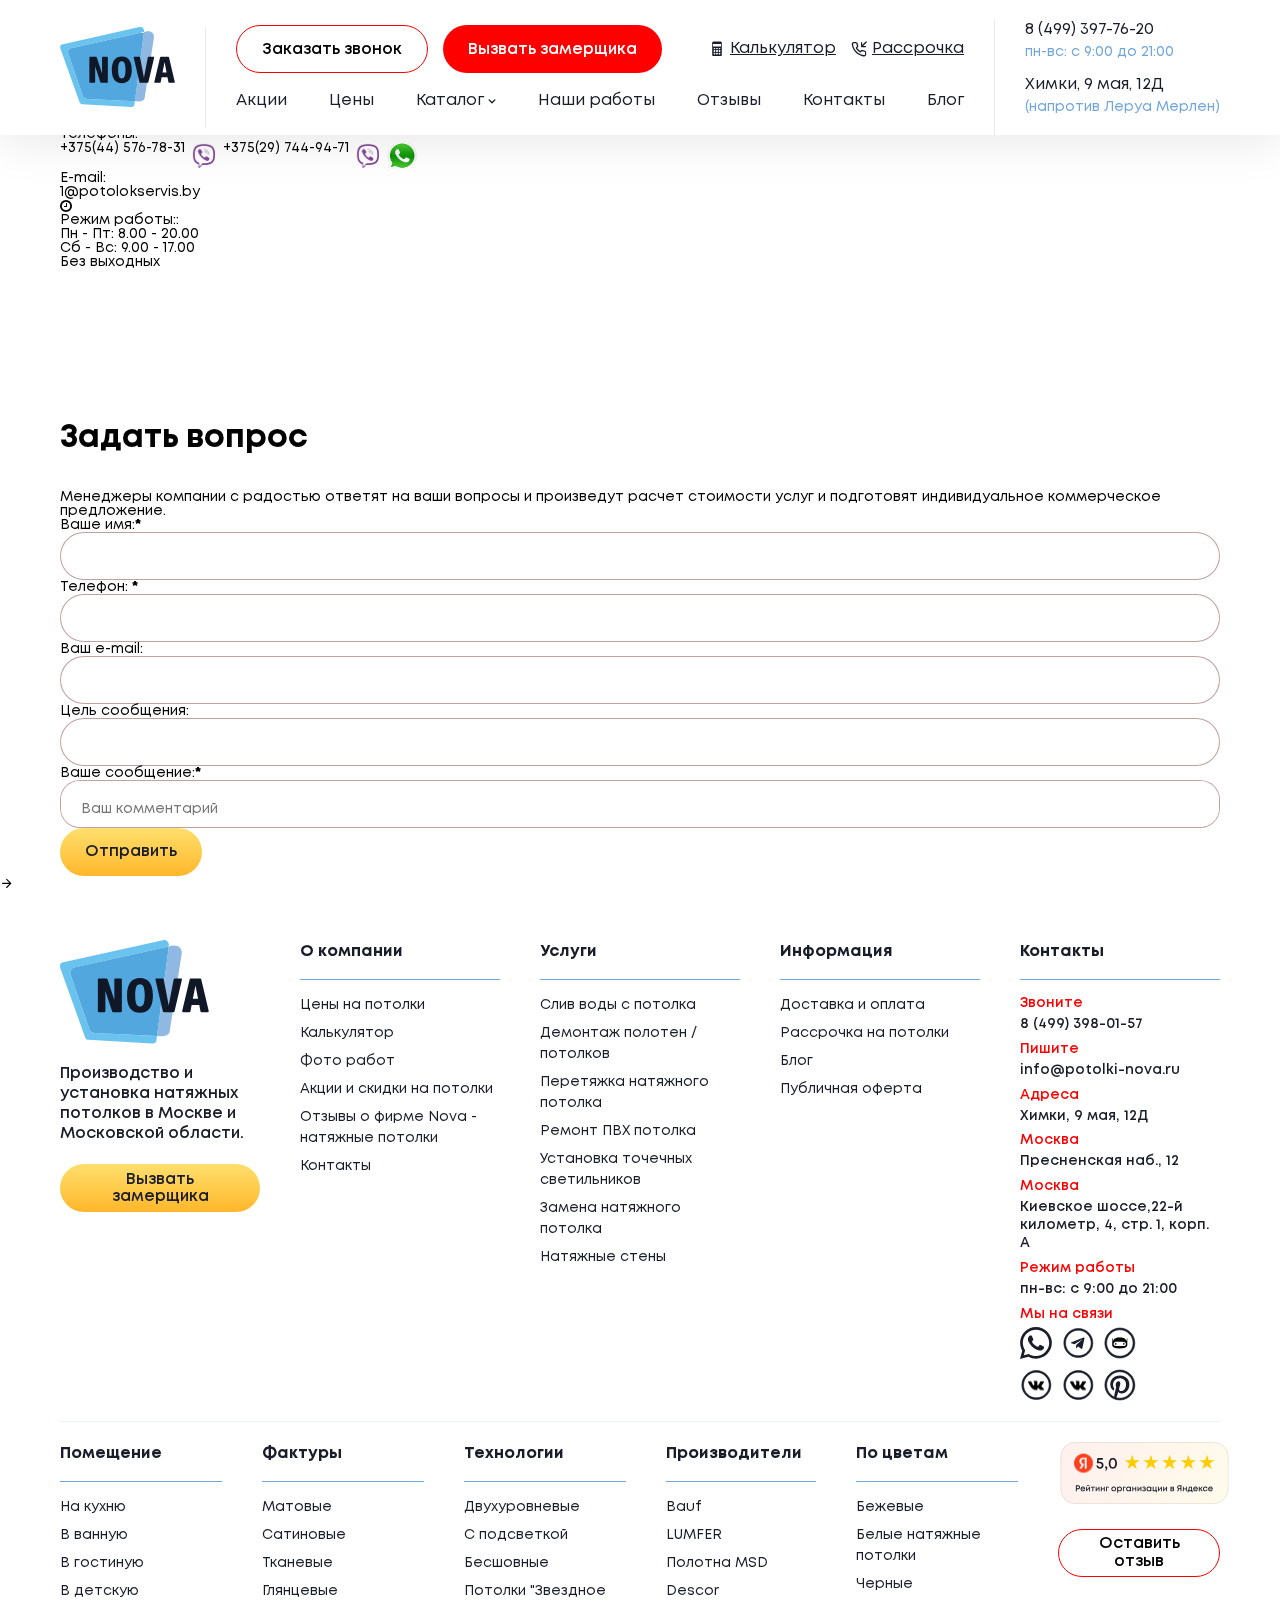
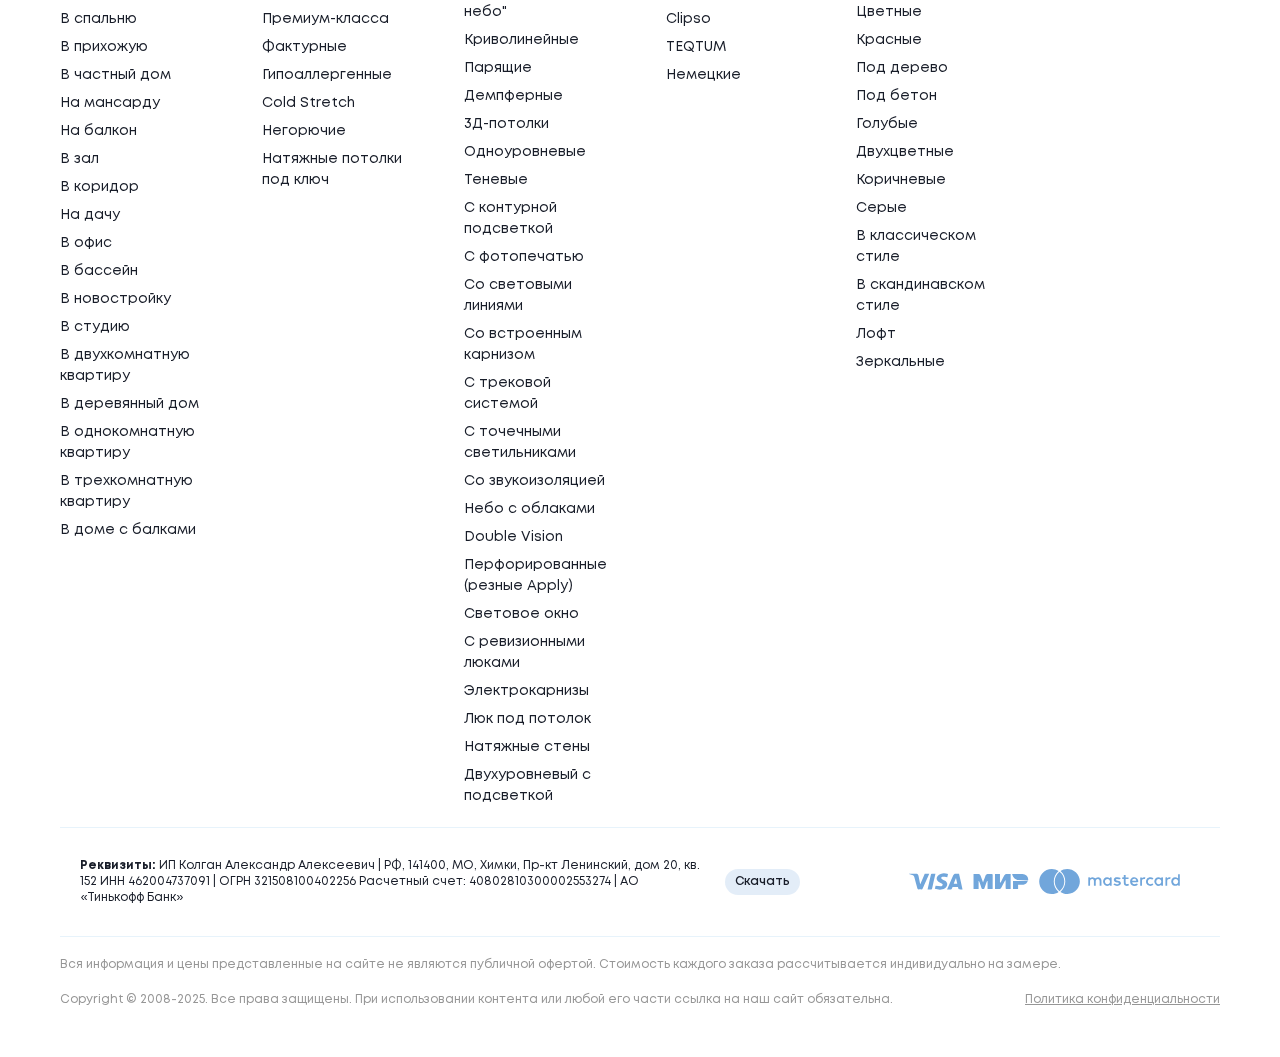
<file: contact.html>
<!DOCTYPE html>
<html lang="ru">

<head>
	<title>HomePage</title>
	<meta charset="UTF-8" />
	<meta name="format-detection" content="telephone=no" />
	<style>
		body {
			opacity: 1;
		}
	</style>
	<!-- <link
    href="https://cdn.jsdelivr.net/npm/bootstrap@5.3.2/dist/css/bootstrap.min.css?_v=20250813175216"
    rel="stylesheet"
  /> -->

	<link rel="stylesheet" href="css/style.min.css?_v=20250813175216" />
	<link rel="shortcut icon" href="favicon.ico" />
	<!-- <meta name="robots" content="noindex, nofollow"> -->
	<meta name="viewport" content="width=device-width, initial-scale=1.0" />
</head>

<body>
	<div class="wrapper">
		<header class="header">
			<div class="header__container">
				<div class="header__body">
					<a href="home.html" class="header__logo"><img src="img/header/logo.svg" alt="#" /></a>
					<div class="header__main">
						<div class="header__top">
							<div class="header__buttons">
								<a data-popup="#popup" class="header__button button button--white" href="#">Заказать звонок</a>
								<a data-da=".menu, 480" class="header__button header__button--red button button--red" href="#" data-popup="#popup-two">Вызвать замерщика</a>
							</div>
							<div data-da=".contact-header, 768" class="header__tools">
								<a data-goto-header data-goto="#calc" class="header__tools-link" href="">
									<i class="icon-calculator"></i>
									<span>Калькулятор</span>
								</a>
								<a class="header__tools-link" href="page-installment.html">
									<i class="icon-phone"></i>
									<span>Рассрочка</span></a>
							</div>
						</div>

						<div class="header__menu menu">
							<h3 class="menu__title">Меню</h3>
							<nav class="menu__body">
								<ul class="menu__list">
									<li class="menu__item">
										<a href="home.html" class="menu__link">Акции </a>
									</li>
									<li class="menu__item">
										<a href="price.html" class="menu__link">Цены</a>
									</li>

									<li class="menu__item menu__item--catalog">
										<span href="" class="menu__link">
											Каталог
											<img src="img/header/arrow-menu.svg" alt="#" />
										</span>
										<div class="submenu-catalog">
											<div class="menu__header">
												<button class="submenu-catalog__close icon-arrow-left"></button>
												<span> Каталог</span>
											</div>

											<div class="submenu-catalog__item">
												<h3 class="submenu-catalog__title">Фактуры</h3>
												<ul class="submenu-catalog__list">
													<!-- <li class="close"></li> -->
													<div class="menu__header-sub menu__header">
														<button class="submenu-catalog__list-close icon-arrow-left"></button>
														<span>Фактуры</span>
													</div>
													<li><a href="catalog.html">Матовые</a></li>
													<li><a href="#">Сатиновые</a></li>
													<li><a href="#">Тканевые</a></li>
													<li><a href="#">Глянцевые</a></li>
													<li>
														<a href="#">Премиум-класса</a>
													</li>
													<li><a href="#">Фактурные</a></li>
													<li>
														<a href="#">Гипоаллергенные</a>
													</li>
													<li>
														<a href="#">Cold Stretch</a>
													</li>
													<li><a href="#">Негорючие</a></li>
													<li>
														<a href="#">Натяжные потолки под ключ</a>
													</li>
												</ul>
											</div>
											<div class="submenu-catalog__item">
												<h3 class="submenu-catalog__title">Расчёты</h3>
												<ul class="submenu-catalog__list">
													<div class="menu__header-sub menu__header">
														<button class="submenu-catalog__list-close icon-arrow-left"></button>
														<span>Расчёты</span>
													</div>
													<li><a href="#">На кухню</a></li>
													<li><a href="#">В ванную</a></li>
													<li><a href="#">В гостиную</a></li>
													<li><a href="#">В детскую</a></li>
													<li><a href="#">В спальню</a></li>
													<li><a href="#">В прихожую</a></li>
													<li><a href="#">В частный дом</a></li>
												</ul>
											</div>
											<div class="submenu-catalog__item">
												<h3 class="submenu-catalog__title">Технологии</h3>
												<ul class="submenu-catalog__list">
													<div class="menu__header-sub menu__header">
														<button class="submenu-catalog__list-close icon-arrow-left"></button>
														<span>Технологии</span>
													</div>
													<li><a href="#">Матовые</a></li>
													<li><a href="#">Сатиновые</a></li>
													<li><a href="#">Тканевые</a></li>
													<li><a href="#">Глянцевые</a></li>
													<li><a href="#">Премиум-класса</a></li>
													<li><a href="#">Фактурные</a></li>
													<li><a href="#">Гипоаллергенные</a></li>
													<li><a href="#">Cold Stretch</a></li>
													<li><a href="#">Негорючие</a></li>
													<li><a href="#">Натяжные потолки под ключ</a></li>
												</ul>
											</div>
											<div class="submenu-catalog__item">
												<h3 class="submenu-catalog__title">Производители</h3>
												<ul class="submenu-catalog__list">
													<div class="menu__header-sub menu__header">
														<button class="submenu-catalog__list-close icon-arrow-left"></button>
														<span>Производители</span>
													</div>
													<li><a href="#">Bauf</a></li>
													<li><a href="#">LUMFER</a></li>
													<li><a href="#">Полотна MSD</a></li>
													<li><a href="#">Descor</a></li>
													<li><a href="#">Clipso</a></li>
													<li><a href="#">TEQTUM</a></li>
													<li><a href="#">Немецкие</a></li>
												</ul>
											</div>
										</div>
									</li>

									<li class="menu__item">
										<a href="work.html" class="menu__link">Наши работы</a>
									</li>

									<li class="menu__item">
										<a href="reviews.html" class="menu__link"> Отзывы </a>
									</li>
									<li class="menu__item">
										<a href="contact.html" class="menu__link"> Контакты </a>
									</li>
									<li class="menu__item">
										<a href="blog.html" class="menu__link">
											Блог
											<!-- <img src="img/header/arrow-menu.svg" alt="#" /> -->
										</a>

										<!-- <ul class="submenu">
                  <div class="submenu__header menu__header">
                    <button
                      class="submenu-close close icon-arrow-left"
                    ></button>
                    <span> О компании</span>
                  </div>
                  <li><a href="#">Доставка и оплата</a></li>
                  <li><a href="#">Рассрочка</a></li>
                  <li><a href="#">Блог</a></li>
                  <li><a href="#">Публичная оферта</a></li>
                  <li><a href="#">Вакансии</a></li>
                  <li><a href="#">Приют</a></li>
                </ul> -->
									</li>
								</ul>
							</nav>
							<button type="button" class="menu__icon menu__icon-phone icon-menu">
								<span></span>
							</button>
						</div>
					</div>
					<div data-da=".header, 1150,0" class="header__contact contact-header">
						<div class="contact-header__item">
							<a class="contact-header__phone" href="tel:84993977620">8 (499) 397-76-20</a>
							<p data-da=".menu, 768" class="contact-header__clock">
								пн-вс: c 9:00 до 21:00
							</p>
						</div>
						<div data-da=".menu, 768" class="contact-header__item contact-header__item--phone">
							<div class="contact-header__address">Химки, 9 мая, 12Д</div>
							<p class="contact-header__addres-local">(напротив Леруа Мерлен)</p>
						</div>
					</div>
					<button type="button" class="menu__icon icon-menu">
						<span></span>
					</button>
				</div>
			</div>
		</header>
		<div id="popup" aria-hidden="true" class="popup">
			<div class="popup__wrapper">
				<div class="popup__content">
					<button data-close type="button" class="popup__close">
						<svg xmlns="http://www.w3.org/2000/svg" version="1" viewBox="0 0 24 24">
							<path d="M13 12l5-5-1-1-5 5-5-5-1 1 5 5-5 5 1 1 5-5 5 5 1-1z"></path>
						</svg>
					</button>
					<div class="popup__body">
						<h2 class="popup__title">Закажите звонок</h2>
						<p class="popup__text">
							И наш менеджер перезвонит Вам в ближайшее время
						</p>
						<form data-ajax data-popup-message="#form-message" class="popup__form" action="files/sendmail/sendmail.php" method="POST">
							<input data-inputmask="'mask':'375 (99)-999-99-99'" data-required type="text" name="phone" data-error="Заполните поля" placeholder="+375 (__) ___-__-__" class="popup__input input" />
							<div class="checkbox">
								<input id="c_5" data-error="Ошибка" class="checkbox__input" type="checkbox" value="согласен" name="check" checked />
								<label for="c_5" class="checkbox__label"><span class="checkbox__text">Соглашаюсь с
										<a href="/privacy.html" target="_blank">условиями</a> обработки
										персональных данных
									</span></label>
							</div>
							<button type="submit" class="popup__button button button--yellow">
								Заказать звонок
							</button>
						</form>
					</div>
				</div>
			</div>
		</div>

		<div id="popup-two" aria-hidden="true" class="popup">
			<div class="popup__wrapper">
				<div class="popup__content">
					<button data-close type="button" class="popup__close">
						<svg xmlns="http://www.w3.org/2000/svg" version="1" viewBox="0 0 24 24">
							<path d="M13 12l5-5-1-1-5 5-5-5-1 1 5 5-5 5 1 1 5-5 5 5 1-1z"></path>
						</svg>
					</button>
					<div class="popup__body">
						<h2 class="popup__title">Закажите бесплатный выезд замерщика</h2>
						<p class="popup__text">Заполните форму для вызова замерщика</p>
						<form data-ajax data-popup-message="#form-message" class="popup__form" action="files/sendmail/sendmail.php" method="POST">
							<input data-inputmask="'mask':'375 (99)-999-99-99'" data-required type="text" name="phone" data-error="Заполните поля" placeholder="+375 (__) ___-__-__" class="popup__input input" />
							<div class="checkbox">
								<input id="c_6" data-error="Ошибка" class="checkbox__input" type="checkbox" value="согласен" name="check" checked />
								<label for="c_6" class="checkbox__label"><span class="checkbox__text">Соглашаюсь с
										<a href="/privacy.html" target="_blank">условиями</a> обработки
										персональных данных
									</span></label>
							</div>
							<button type="submit" class="popup__button button button--yellow">
								Заказать звонок
							</button>
						</form>
					</div>
				</div>
			</div>
		</div>
		<div id="popup-three" aria-hidden="true" class="popup">
			<div class="popup__wrapper">
				<div class="popup__content">
					<button data-close type="button" class="popup__close">
						<svg xmlns="http://www.w3.org/2000/svg" version="1" viewBox="0 0 24 24">
							<path d="M13 12l5-5-1-1-5 5-5-5-1 1 5 5-5 5 1 1 5-5 5 5 1-1z"></path>
						</svg>
					</button>
					<div class="popup__body">
						<h2 class="popup__title">Воспользуйтесь предложением</h2>
						<p class="popup__text">Для этого заполните форму</p>
						<form data-ajax data-popup-message="#form-message" class="popup__form" action="files/sendmail/sendmail.php" method="POST">
							<input data-inputmask="'mask':'375 (99)-999-99-99'" data-required type="text" name="phone" data-error="Заполните поля" placeholder="+375 (__) ___-__-__" class="popup__input input" />
							<div class="checkbox">
								<input id="c_7" data-error="Ошибка" class="checkbox__input" type="checkbox" value="согласен" name="check" checked />
								<label for="c_7" class="checkbox__label"><span class="checkbox__text">Соглашаюсь с
										<a href="/privacy.html" target="_blank">условиями</a> обработки
										персональных данных
									</span></label>
							</div>
							<button type="submit" class="popup__button button button--yellow">
								Заказать звонок
							</button>
						</form>
					</div>
				</div>
			</div>
		</div>

		<div id="popup-four" aria-hidden="true" class="popup">
			<div class="popup__wrapper">
				<div class="popup__content">
					<button data-close type="button" class="popup__close">
						<svg xmlns="http://www.w3.org/2000/svg" version="1" viewBox="0 0 24 24">
							<path d="M13 12l5-5-1-1-5 5-5-5-1 1 5 5-5 5 1 1 5-5 5 5 1-1z"></path>
						</svg>
					</button>
					<div class="popup__body">
						<h2 class="popup__title">Заказать натяжные потолки в рассрочку</h2>
						<form data-ajax data-popup-message="#form-message" class="popup__form" action="files/sendmail/sendmail.php" method="POST">
							<input data-inputmask="'mask':'375 (99)-999-99-99'" data-required type="text" name="phone" data-error="Заполните поля" placeholder="+375 (__) ___-__-__" class="popup__input input" />
							<div class="checkbox">
								<input id="c_9" data-error="Ошибка" class="checkbox__input" type="checkbox" value="согласен" name="check" checked />
								<label for="c_9" class="checkbox__label"><span class="checkbox__text">Соглашаюсь с
										<a href="/privacy.html" target="_blank">условиями</a> обработки
										персональных данных
									</span></label>
							</div>
							<button type="submit" class="popup__button button button--yellow">
								Заказать звонок
							</button>
						</form>
					</div>
				</div>
			</div>
		</div>
		<div id="popup-five" aria-hidden="true" class="popup">
			<div class="popup__wrapper">
				<div class="popup__content">
					<button data-close type="button" class="popup__close">
						<svg xmlns="http://www.w3.org/2000/svg" version="1" viewBox="0 0 24 24">
							<path d="M13 12l5-5-1-1-5 5-5-5-1 1 5 5-5 5 1 1 5-5 5 5 1-1z"></path>
						</svg>
					</button>
					<div class="popup__body">
						<h2 class="popup__title">Рассчитайте стоимость натяжного потолка</h2>
						<p class="popup__text">
							Оставьте заявку и получите подарок от компании NOVA
						</p>
						<form data-ajax data-popup-message="#form-message" class="popup__form" action="files/sendmail/sendmail.php" method="POST">
							<input data-inputmask="'mask':'375 (99)-999-99-99'" data-required type="text" name="phone" data-error="Заполните поля" placeholder="+375 (__) ___-__-__" class="popup__input input" />
							<div class="checkbox">
								<input id="c_10" data-error="Ошибка" class="checkbox__input" type="checkbox" value="согласен" name="check" checked />
								<label for="c_10" class="checkbox__label"><span class="checkbox__text">Соглашаюсь с
										<a href="/privacy.html" target="_blank">условиями</a> обработки
										персональных данных
									</span></label>
							</div>
							<button type="submit" class="popup__button button button--yellow">
								Заказать звонок
							</button>
						</form>
					</div>
				</div>
			</div>
		</div>

		<div id="popup-six" aria-hidden="true" class="popup">
			<div class="popup__wrapper">
				<div class="popup__content">
					<button data-close type="button" class="popup__close">
						<svg xmlns="http://www.w3.org/2000/svg" version="1" viewBox="0 0 24 24">
							<path d="M13 12l5-5-1-1-5 5-5-5-1 1 5 5-5 5 1 1 5-5 5 5 1-1z"></path>
						</svg>
					</button>
					<div class="popup__body">
						<h2 class="popup__title">Задать вопрос</h2>
						<p class="popup__text">Напишите интересующий Вас вопрос</p>
						<form data-ajax data-popup-message="#form-message" class="popup__form" action="files/sendmail/sendmail.php" method="POST">
							<input data-inputmask="'mask':'375 (99)-999-99-99'" data-required type="text" name="phone" data-error="Заполните поля" placeholder="+375 (__) ___-__-__" class="popup__input input" />
							<textarea data-required autocomplete="off" name="text" placeholder="Ваш комментарий" data-error="Напишите комментарий" class="input" data-autoheight data-autoheight-min="150" data-autoheight-max="330"></textarea>
							<div class="checkbox">
								<input id="c_8" data-error="Ошибка" class="checkbox__input" type="checkbox" value="согласен" name="check" checked />
								<label for="c_8" class="checkbox__label"><span class="checkbox__text">Соглашаюсь с
										<a href="/privacy.html" target="_blank">условиями</a> обработки
										персональных данных
									</span></label>
							</div>
							<button type="submit" class="popup__button button button--yellow">
								Заказать звонок
							</button>
						</form>
					</div>
				</div>
			</div>
		</div>
		<div id="form-message" aria-hidden="true" class="popup">
			<div class="popup__wrapper">
				<div class="popup__content">
					<button data-close type="button" class="popup__close">
						<svg xmlns="http://www.w3.org/2000/svg" version="1" viewBox="0 0 24 24">
							<path d="M13 12l5-5-1-1-5 5-5-5-1 1 5 5-5 5 1 1 5-5 5 5 1-1z"></path>
						</svg>
					</button>
					<div class="popup__body">
						<h2 class="popup__title" style="
            color: red;
            font-size: 24px;
            font-weight: 600;
            text-align: center;
            margin: 20px 0;
            padding: 15px;
            background-color: #f8f9fa;
            border-radius: 8px;
            box-shadow: 0 2px 4px rgba(0, 0, 0, 0.1);
            animation: fadeIn 0.5s ease-in-out;
          ">
							Спасибо, ваша форма успешно отправлена!
						</h2>
						<style>
							@keyframes fadeIn {
								from {
									opacity: 0;
									transform: translateY(-10px);
								}

								to {
									opacity: 1;
									transform: translateY(0);
								}
							}
						</style>
					</div>
				</div>
			</div>
		</div>

		<div id="popup-seven" aria-hidden="true" class="popup">
			<div class="popup__wrapper">
				<div class="popup__content">
					<button data-close type="button" class="popup__close">
						<svg xmlns="http://www.w3.org/2000/svg" version="1" viewBox="0 0 24 24">
							<path d="M13 12l5-5-1-1-5 5-5-5-1 1 5 5-5 5 1 1 5-5 5 5 1-1z"></path>
						</svg>
					</button>
					<div class="popup__body">
						<h2 class="popup__title">Оставить отзыв</h2>

						<form data-ajax data-popup-message="#form-message" class="popup__form" action="files/sendmail/sendmail.php" method="POST">
							<input data-inputmask="'mask':'375 (99)-999-99-99'" data-required type="text" name="phone" data-error="Заполните поля" placeholder="+375 (__) ___-__-__" class="popup__input input" />
							<textarea data-required autocomplete="off" name="text" placeholder="Ваш комментарий" data-error="Напишите комментарий" class="input" data-autoheight data-autoheight-min="150" data-autoheight-max="330"></textarea>
							<div class="checkbox">
								<input id="c_11" data-error="Ошибка" class="checkbox__input" type="checkbox" value="согласен" name="check" checked />
								<label for="c_11" class="checkbox__label"><span class="checkbox__text">Соглашаюсь с
										<a href="/privacy.html" target="_blank">условиями</a> обработки
										персональных данных
									</span></label>
							</div>
							<button type="submit" class="popup__button button button--yellow">
								Заказать звонок
							</button>
						</form>
					</div>
				</div>
			</div>
		</div>


		<main class="page page-contact">
			<section class="info">
				<div class="info__container">
					<h2 class="info__title title">Контактная информация</h2>
					<div class="info__body">
						<div class="info__content ">
							<div class="info__item">
								<div class="info__image">
									<i class="icon-map-marker"></i>
								</div>
								<div class="info__block">
									<h3 class="info__item-title">Адрес:</h3>
									<p class="info__text">Беларусь, Могилёв, улица Мовчанского, 18</p>
								</div>
							</div>
							<div class="info__item">
								<div class="info__image">
									<i class="icon-phone"></i>
								</div>
								<div class="info__block">
									<h3 class="info__item-title">Телефоны:</h3>
									<div class="info__phone-body">
										<a class="info__phone" href="tel:+375(44) 576-78-31">+375(44) 576-78-31
											<img src="img/info/viber.png" alt="#">
											<a class="info__phone" href="tel:+375(29) 744-94-71">+375(29) 744-94-71
												<img src="img/info/viber.png" alt="#">
												<img src="img/info/whatsapp.png" alt="#">
											</a>
											</p>
									</div>
								</div>

							</div>
							<div class="info__item">
								<div class="info__image">
									<i class="icon-database"></i>
									<!-- <?xml version="1.0" encoding="utf-8"?>
<svg viewBox="0 0 24 24" xmlns="http://www.w3.org/2000/svg" fill="none">
  <g stroke="white" stroke-width="2">
    <path stroke-linejoin="round" d="M20 6H4a1 1 0 00-1 1v10a1 1 0 001 1h16a1 1 0 001-1V7a1 1 0 00-1-1z"/>
    <path stroke-linecap="round" d="M3 8l7.89 5.26a2 2 0 002.22 0L21 8"/>
  </g>
</svg> -->
								</div>
								<div class="info__block">
									<h3 class="info__item-title">E-mail:</h3>
									<a class="info__mail" href="mailto:1@potolokservis.by">1@potolokservis.by</a>
								</div>
							</div>
							<div class="info__item">
								<div class="info__image">
									<i class="icon-clock"></i>
								</div>
								<div class="info__block">
									<h3 class="info__item-title">Режим работы::</h3>
									<div class="info__clock">
										<p>Пн - Пт: 8.00 - 20.00</p>
										<p>Сб - Вс: 9.00 - 17.00</p>
										<p>Без выходных</p>
									</div>
								</div>
							</div>
						</div>
						<div class="info__map">
							<iframe src="https://yandex.ru/map-widget/v1/?lang=ru_RU&amp;scroll=false&amp;source=constructor-api&amp;um=constructor%3Ab954b9eb59e95230cbd0a44d3a7e3f9dc072aa8799804a92537534b7acec8625" frameborder="0" allowfullscreen="true" width="100%" height="100%" style="display: block"></iframe>
						</div>
					</div>
			</section>
			<section class="contact-form">
				<div class="contact-form__container">
					<div class="contact-form__content">
						<h2 class="contact-form__title title ">Задать вопрос</h2>

						<p class="contact-form__text">Менеджеры компании с радостью ответят на ваши вопросы и произведут расчет стоимости услуг и подготовят индивидуальное коммерческое предложение.</p>
					</div>
					<form data-ajax data-popup-message="#form-message" class="contact-form__form" action="files/sendmail/sendmail.php" method="POST">
						<div class="contact-form__column">
							<div class="contact-form__item">
								<label class="contact-form__label">Ваше имя:<strong>*</strong> </label>
								<input data-required type="text" name="name" data-error="Заполните поля" class="popup__input input" />
							</div>
							<div class="contact-form__item">
								<label class="contact-form__label">Телефон: <strong>*</strong> </label>
								<input data-required data-inputmask="'mask':'375 (99)-999-99-99'" type="text" name="phone" data-error="Заполните поля" class="popup__input input" />
							</div>
							<div class="contact-form__item">
								<label class="contact-form__label">Ваш e-mail:</label>
								<input type="text" name="mail" class="popup__input input" />
							</div>
							<div class="contact-form__item">
								<label class="contact-form__label">Цель сообщения:</label>
								<input type="text" name="purpose" class="popup__input input" />
							</div>
						</div>
						<div class="contact-form__column">
							<div class="contact-form__item">
								<label class="contact-form__label">Ваше сообщение:<strong>*</strong></label>


								<textarea data-required autocomplete="off" name="text" placeholder="Ваш комментарий" data-error="Напишите комментарий" class="input" data-autoheight data-autoheight-min="150" data-autoheight-max="330"></textarea>
							</div>

							<button type="submit" class="popup__button button button--yellow">
								Отправить
							</button>
						</div>

					</form>
				</div>
			</section>
			<div class="nav">
				<a href="#"><i class="icon-arrow-right"></i></a>
			</div>
		</main>
		<footer class="footer">
			<div class="footer__container">
				<div class="footer__top top-footer">
					<div class="top-footer__column">
						<a class="top-footer__logo" href="#">
							<img src="img/footer/logo.svg" alt="#" />
						</a>
						<p class="top-footer__text">
							Производство и установка натяжных потолков в Москве и Московской
							области.
						</p>
						<a data-popup="#popup-two" class="top-footer__button button button--yellow" href="#">Вызвать замерщика</a>
					</div>
					<div data-dynamic-list="company" data-list-breakpoint="480,max" data-spollers="480,max" class="bottom-footer__menu">
						<div class="bottom-footer__item">
							<h3 data-list-trigger data-spoller class="bottom-footer__title">
								О компании
							</h3>
							<ul data-list-content data-visible-items="5" class="bottom-footer__list">
								<li><a href="#">Цены на потолки</a></li>
								<li><a href="#">Калькулятор</a></li>
								<li><a href="#">Фото работ</a></li>
								<li><a href="#">Акции и скидки на потолки</a></li>
								<li><a href="#">Отзывы о фирме Nova - натяжные потолки</a></li>
								<li><a href="#">Контакты</a></li>
							</ul>
						</div>
						<button data-list-button hidden type="button" class="bottom-footer__more">
							<span>Еще</span><span>Скрыть</span>
						</button>
					</div>
					<div data-dynamic-list="menu" data-list-breakpoint="480,max" data-spollers="480,max" class="bottom-footer__menu">
						<div class="bottom-footer__item">
							<h3 data-list-trigger data-spoller class="bottom-footer__title">
								Услуги
							</h3>
							<ul data-list-content data-visible-items="5" class="bottom-footer__list">
								<li><a href="">Слив воды с потолка</a></li>
								<li><a href="">Демонтаж полотен / потолков</a></li>
								<li><a href="">Перетяжка натяжного потолка</a></li>
								<li><a href="">Ремонт ПВХ потолка</a></li>
								<li><a href="">Установка точечных светильников</a></li>
								<li><a href="">Замена натяжного потолка</a></li>
								<li><a href="">Натяжные стены</a></li>
							</ul>
						</div>
						<button data-list-button hidden type="button" class="bottom-footer__more">
							<span>Еще</span><span>Скрыть</span>
						</button>
					</div>
					<div data-dynamic-list="menu" data-list-breakpoint="480,max" data-spollers="480,max" class="bottom-footer__menu">
						<div class="bottom-footer__item">
							<h3 data-list-trigger data-spoller class="bottom-footer__title">
								Информация
							</h3>
							<ul data-list-content data-visible-items="5" class="bottom-footer__list">
								<li><a href="#">Доставка и оплата</a></li>
								<li><a href="#">Рассрочка на потолки</a></li>
								<li><a href="#">Блог</a></li>
								<li><a href="#">Публичная оферта</a></li>
							</ul>
						</div>
						<button data-list-button hidden type="button" class="bottom-footer__more">
							<span>Еще</span><span>Скрыть</span>
						</button>
					</div>
					<div data-dynamic-list="menu" data-list-breakpoint="480,max" data-spollers="480,max" class="bottom-footer__menu">
						<div class="bottom-footer__item">
							<h3 data-list-trigger data-spoller class="bottom-footer__title">
								Контакты
							</h3>
							<ul data-list-content data-visible-items="5" class="bottom-footer__list">
								<li class="top-footer__item">
									<h4 class="top-footer__contact-title">Звоните</h4>
									<a class="top-footer__contact-link" href="tel:8 (499) 398-01-57">8 (499) 398-01-57</a>
								</li>
								<li class="top-footer__item">
									<h4 class="top-footer__contact-title">Пишите</h4>
									<a class="top-footer__contact-link" href="malito:info@potolki-nova.ru">info@potolki-nova.ru</a>
								</li>
								<li class="top-footer__item">
									<h4 class="top-footer__contact-title">Адресa</h4>
									<p class="top-footer__contact-text">Химки, 9 мая, 12Д</p>
								</li>
								<li class="top-footer__item">
									<h4 class="top-footer__contact-title">Москва</h4>
									<p class="top-footer__contact-text">Пресненская наб., 12</p>
								</li>
								<li class="top-footer__item">
									<h4 class="top-footer__contact-title">Москва</h4>
									<p class="top-footer__contact-text">
										Киевское шоссе,22-й километр, 4, стр. 1, корп. А
									</p>
								</li>
								<li class="top-footer__item">
									<h4 class="top-footer__contact-title">Режим работы</h4>
									<p class="top-footer__contact-text">пн-вс: c 9:00 до 21:00</p>
								</li>
								<li class="top-footer__item">
									<h4 class="top-footer__contact-title">Мы на связи</h4>
									<div class="top-footer__contact-socials">
										<a href="#"><img src="img/footer/wp-black.svg" alt="#" /></a>
										<a href="#"><img src="img/footer/tg-black.svg" alt="#" /></a>
										<a href="#"><img src="img/footer/tgbot-black.svg" alt="#" /></a>
										<a href="#"><img src="img/footer/vk-black.svg" alt="#" /></a>
										<a href="#"><img src="img/footer/vk-black.svg" alt="#" /></a>
										<a href="#"><img src="img/footer/pinterest-black.svg" alt="#" /></a>
									</div>
								</li>
							</ul>
						</div>
						<button data-list-button hidden type="button" class="bottom-footer__more">
							<span>Еще</span><span>Скрыть</span>
						</button>
					</div>
				</div>
				<div class="footer__bottom bottom-footer">
					<div data-dynamic-list="menu" data-list-breakpoint="480,max" data-spollers="480,max" class="bottom-footer__menu">
						<div class="bottom-footer__item">
							<h3 data-list-trigger data-spoller class="bottom-footer__title">
								Помещение
							</h3>
							<ul data-list-content data-visible-items="5" class="bottom-footer__list">
								<li><a href="">На кухню</a></li>
								<li><a href="">В ванную</a></li>
								<li><a href="">В гостиную</a></li>
								<li><a href="">В детскую</a></li>
								<li><a href="">В спальню</a></li>
								<li><a href="">В прихожую</a></li>
								<li><a href="">В частный дом</a></li>
								<li><a href="">На мансарду</a></li>
								<li><a href="">На балкон</a></li>
								<li><a href="">В зал</a></li>
								<li><a href="">В коридор</a></li>
								<li><a href="">На дачу</a></li>
								<li><a href="">В офис</a></li>
								<li><a href="">В бассейн</a></li>
								<li><a href="">В новостройку</a></li>
								<li>
									<a href="">В студию</a>
								</li>
								<li>
									<a href="">В двухкомнатную квартиру</a>
								</li>
								<li>
									<a href="">В деревянный дом</a>
								</li>
								<li>
									<a href="">В однокомнатную квартиру</a>
								</li>
								<li>
									<a href="">В трехкомнатную квартиру</a>
								</li>
								<li>
									<a href="">В доме с балками</a>
								</li>
							</ul>
						</div>
						<button data-list-button hidden type="button" class="bottom-footer__more">
							<span>Еще</span><span>Скрыть</span>
						</button>
					</div>
					<div data-dynamic-list="menu" data-list-breakpoint="480,max" data-spollers="480,max" class="bottom-footer__menu">
						<div class="bottom-footer__item">
							<h3 data-list-trigger data-spoller class="bottom-footer__title">
								Фактуры
							</h3>
							<ul data-list-content data-visible-items="5" class="bottom-footer__list">
								<li><a href="">Матовые</a></li>
								<li><a href="">Сатиновые</a></li>
								<li><a href="">Тканевые</a></li>
								<li><a href="">Глянцевые</a></li>
								<li><a href="">Премиум-класса</a></li>
								<li><a href="">Фактурные</a></li>
								<li><a href="">Гипоаллергенные</a></li>
								<li><a href="">Cold Stretch</a></li>
								<li><a href="">Негорючие</a></li>
								<li><a href="">Натяжные потолки под ключ</a></li>
							</ul>
						</div>
						<button data-list-button hidden type="button" class="bottom-footer__more">
							<span>Еще</span><span>Скрыть</span>
						</button>
					</div>
					<div data-dynamic-list="menu" data-list-breakpoint="480,max" data-spollers="480,max" class="bottom-footer__menu">
						<div class="bottom-footer__item">
							<h3 data-list-trigger data-spoller class="bottom-footer__title">
								Технологии
							</h3>
							<ul data-list-content data-visible-items="5" class="bottom-footer__list">
								<li><a href="">Двухуровневые</a></li>
								<li><a href="">С подсветкой</a></li>
								<li><a href="">Бесшовные</a></li>
								<li><a href="">Потолки "Звездное небо"</a></li>
								<li><a href="">Криволинейные</a></li>
								<li><a href="">Парящие</a></li>
								<li><a href="">Демпферные</a></li>
								<li><a href="">3Д-потолки</a></li>
								<li><a href="">Одноуровневые</a></li>
								<li><a href="">Теневые</a></li>
								<li><a href="">С контурной подсветкой</a></li>
								<li><a href="">С фотопечатью</a></li>
								<li><a href="">Со световыми линиями</a></li>
								<li><a href="">Со встроенным карнизом</a></li>
								<li><a href="">С трековой системой</a></li>
								<li><a href="">С точечными светильниками</a></li>
								<li><a href="">Со звукоизоляцией</a></li>
								<li><a href="">Небо с облаками</a></li>
								<li><a href="">Double Vision</a></li>
								<li><a href="">Перфорированные (резные Apply)</a></li>
								<li><a href="">Световое окно</a></li>
								<li><a href="">С ревизионными люками</a></li>
								<li><a href="">Электрокарнизы</a></li>
								<li><a href="">Люк под потолок</a></li>
								<li><a href="">Натяжные стены</a></li>
								<li><a href="">Двухуровневый с подсветкой</a></li>
							</ul>
						</div>
						<button data-list-button hidden type="button" class="bottom-footer__more">
							<span>Еще</span><span>Скрыть</span>
						</button>
					</div>
					<div data-dynamic-list="menu" data-list-breakpoint="480,max" data-spollers="480,max" class="bottom-footer__menu">
						<div class="bottom-footer__item">
							<h3 data-list-trigger data-spoller class="bottom-footer__title">
								Производители
							</h3>
							<ul data-list-content data-visible-items="5" class="bottom-footer__list">
								<li><a href="">Bauf</a></li>
								<li><a href="">LUMFER</a></li>
								<li><a href="">Полотна MSD</a></li>
								<li><a href="">Descor</a></li>
								<li><a href="">Clipso</a></li>
								<li><a href="">TEQTUM</a></li>
								<li><a href="">Немецкие</a></li>
							</ul>
						</div>
						<button data-list-button hidden type="button" class="bottom-footer__more">
							<span>Еще</span><span>Скрыть</span>
						</button>
					</div>
					<div data-dynamic-list="menu" data-list-breakpoint="480,max" data-spollers="480,max" class="bottom-footer__menu">
						<div class="bottom-footer__item">
							<h3 data-list-trigger data-spoller class="bottom-footer__title">
								По цветам
							</h3>
							<ul data-list-content data-visible-items="5" class="bottom-footer__list">
								<li><a href="">Бежевые</a></li>
								<li><a href="">Белые натяжные потолки</a></li>
								<li><a href="">Черные</a></li>
								<li><a href="">Цветные</a></li>
								<li><a href="">Красные</a></li>
								<li><a href="">Под дерево</a></li>
								<li><a href="">Под бетон</a></li>
								<li><a href="">Голубые</a></li>
								<li><a href="">Двухцветные</a></li>
								<li><a href="">Коричневые</a></li>
								<li><a href="">Серые</a></li>
								<li><a href="">В классическом стиле</a></li>
								<li><a href="">В скандинавском стиле</a></li>
								<li><a href="">Лофт</a></li>
								<li><a href="">Зеркальные</a></li>
							</ul>
						</div>
						<button data-list-button hidden type="button" class="bottom-footer__more">
							<span>Еще</span><span>Скрыть</span>
						</button>
					</div>
					<div class="bottom-footer__column">
						<a class="bottom-footer__column-yandex" href="#">
							<img src="img/footer/banyandex.svg" alt="#" />
						</a>
						<a data-popup="#popup-seven" download="Отзыв_клиента.pdf" class="bottom-footer__column-button button button--white" href="#">Оставить отзыв</a>
					</div>
				</div>
				<div class="footer__buy buy-footer">
					<div class="buy-footer__rec">
						<p class="buy-footer__text">
							<strong>Реквизиты:</strong> ИП Колган Александр Алексеевич | РФ,
							141400, МО, Химки, Пр-кт Ленинский, дом 20, кв. 152 ИНН 462004737091 |
							ОГРН 321508100402256 Расчетный счет: 40802810300002553274 | АО
							«Тинькофф Банк»
						</p>
						<a class="buy-footer__button" target="_blank" href="img/rekvizity.pdf">Скачать</a>
					</div>
					<div class="buy-footer__pay">
						<img class="buy-footer__image" src="img/footer/visa.svg" alt="#" />
						<img class="buy-footer__image" src="img/footer/mir.svg" alt="#" />
						<img class="buy-footer__image" src="img/footer/mastercard.svg" alt="#" />
					</div>
				</div>
				<div class="footer__info">
					Вся информация и цены представленные на сайте не являются публичной
					офертой. Стоимость каждого заказа рассчитывается индивидуально на замере.
				</div>
				<div class="footer__info">
					<p>
						Copyright © 2008-2025. Все права защищены. При использовании контента
						или любой его части ссылка на наш сайт обязательна.
					</p>
					<a href="#">Политика конфиденциальности</a>
				</div>
			</div>
		</footer>

	</div>
	<script src="js/app.min.js?_v=20250813175216"></script>
</body>

</html>
</file>
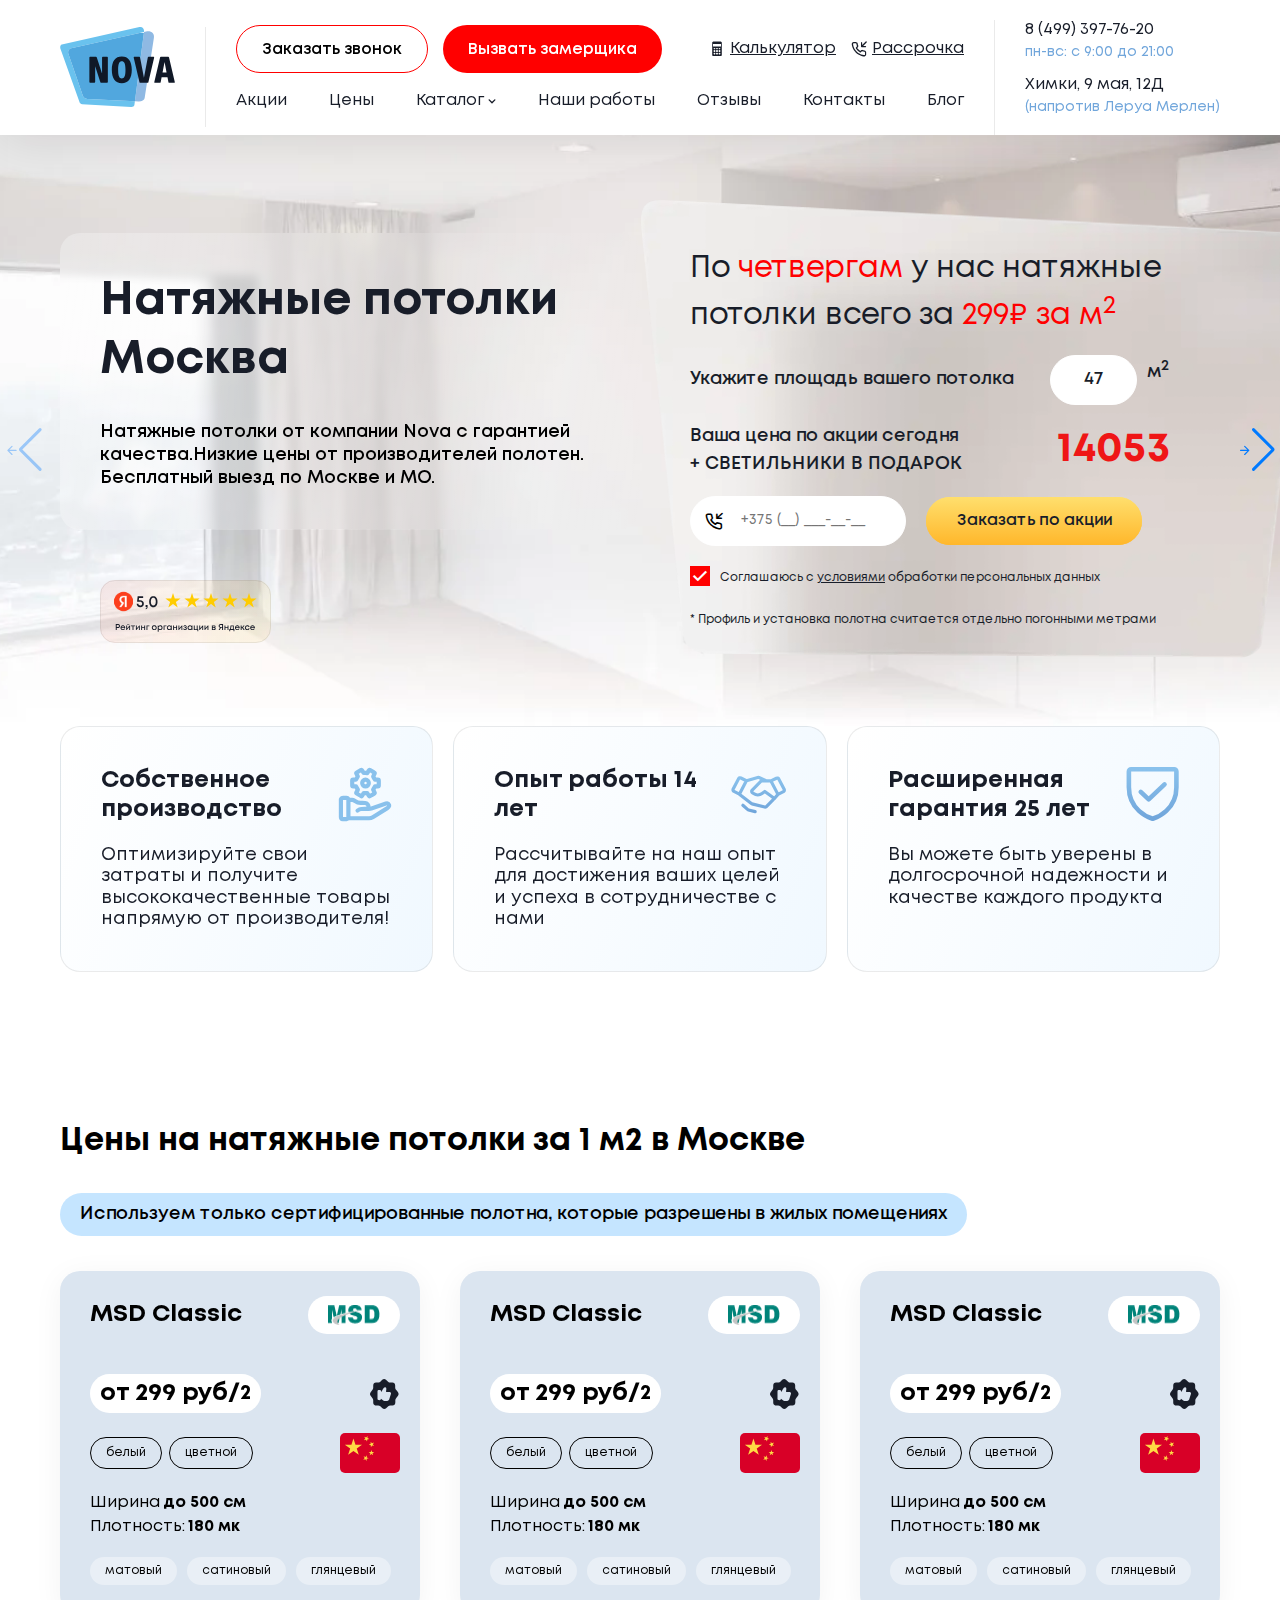
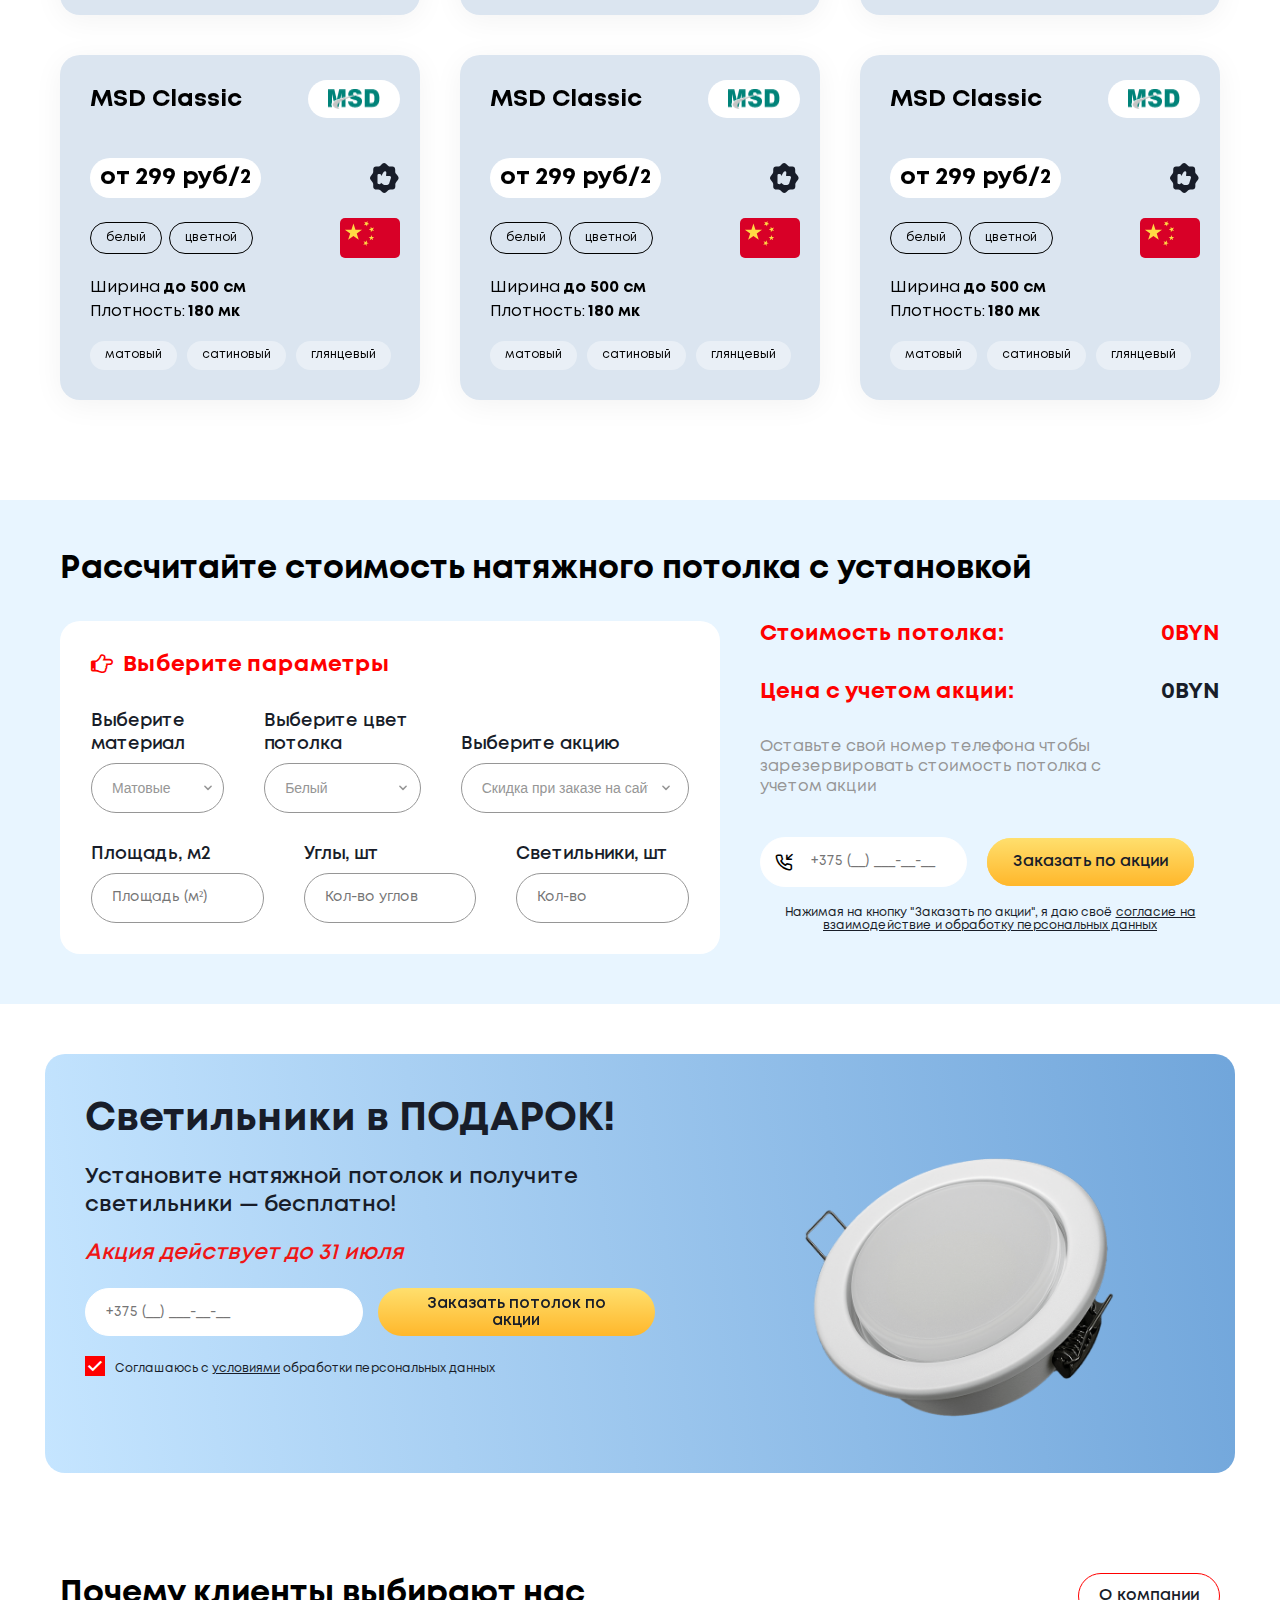
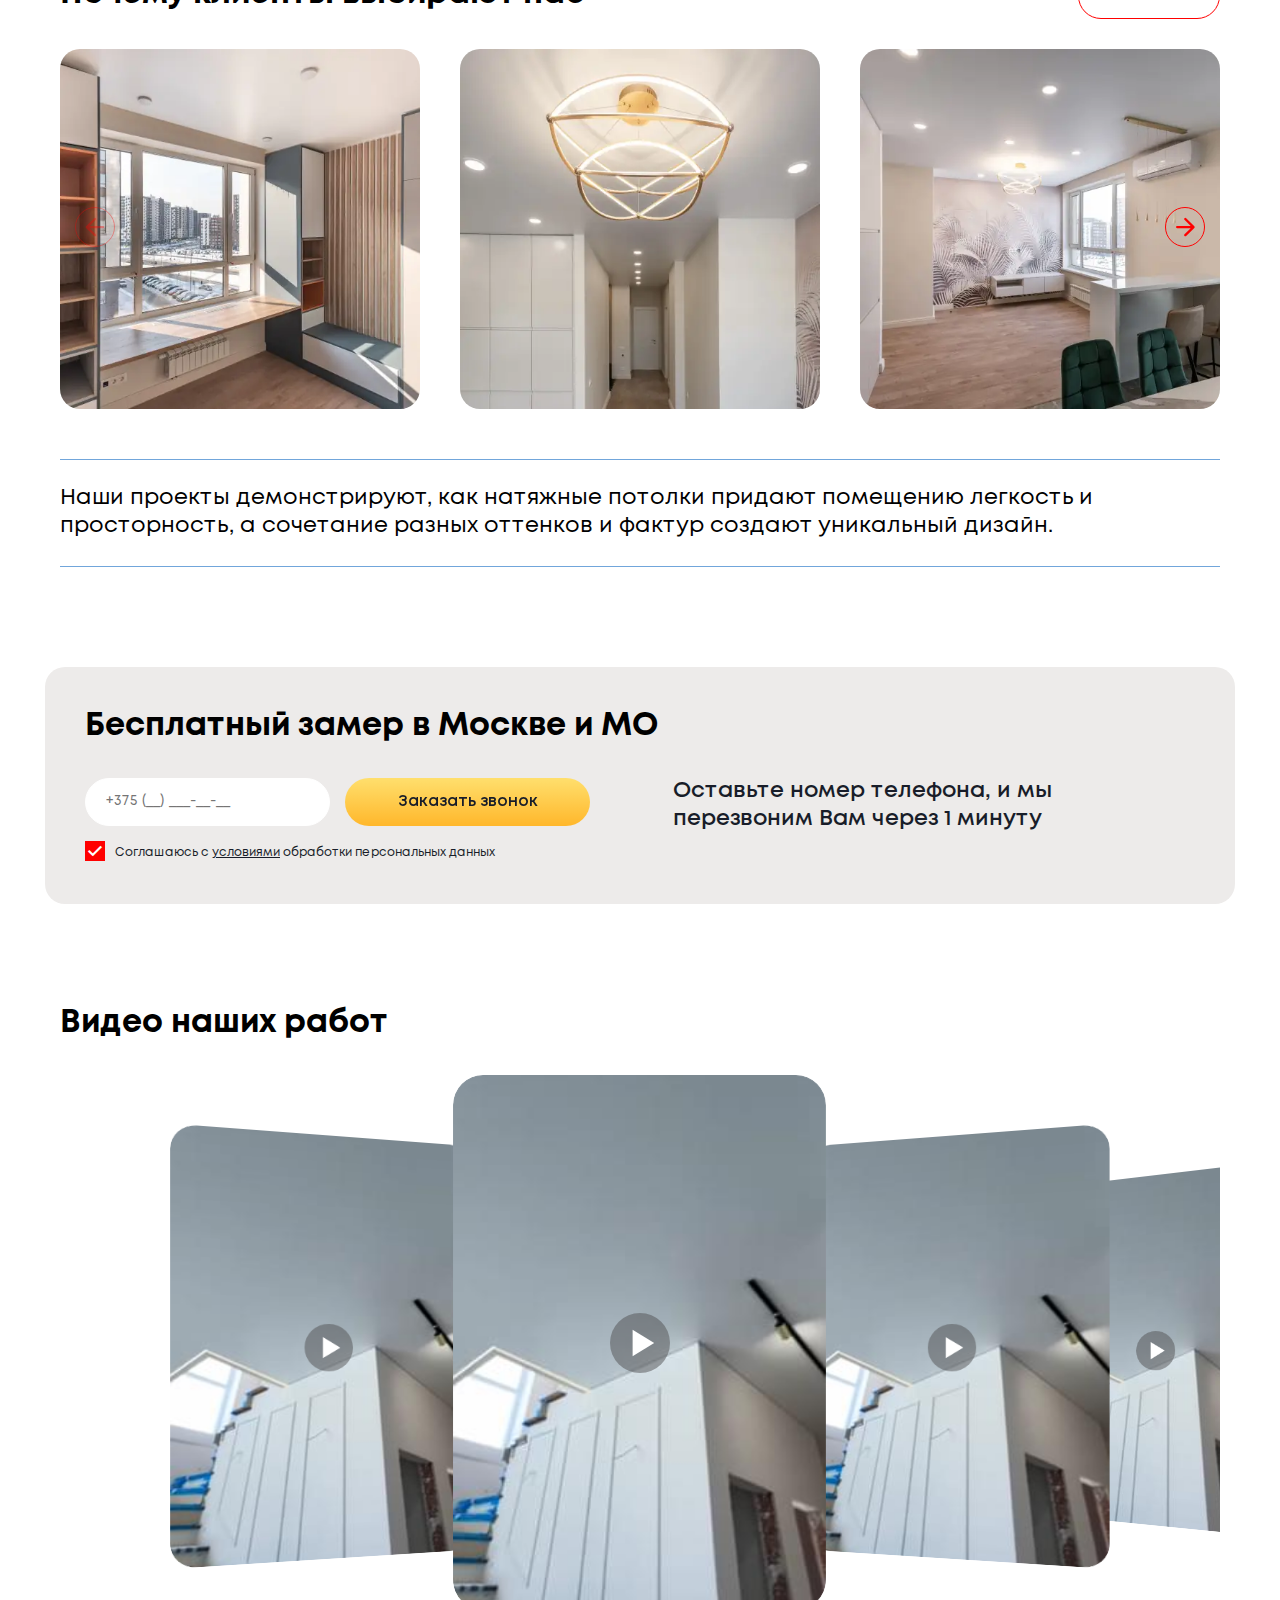
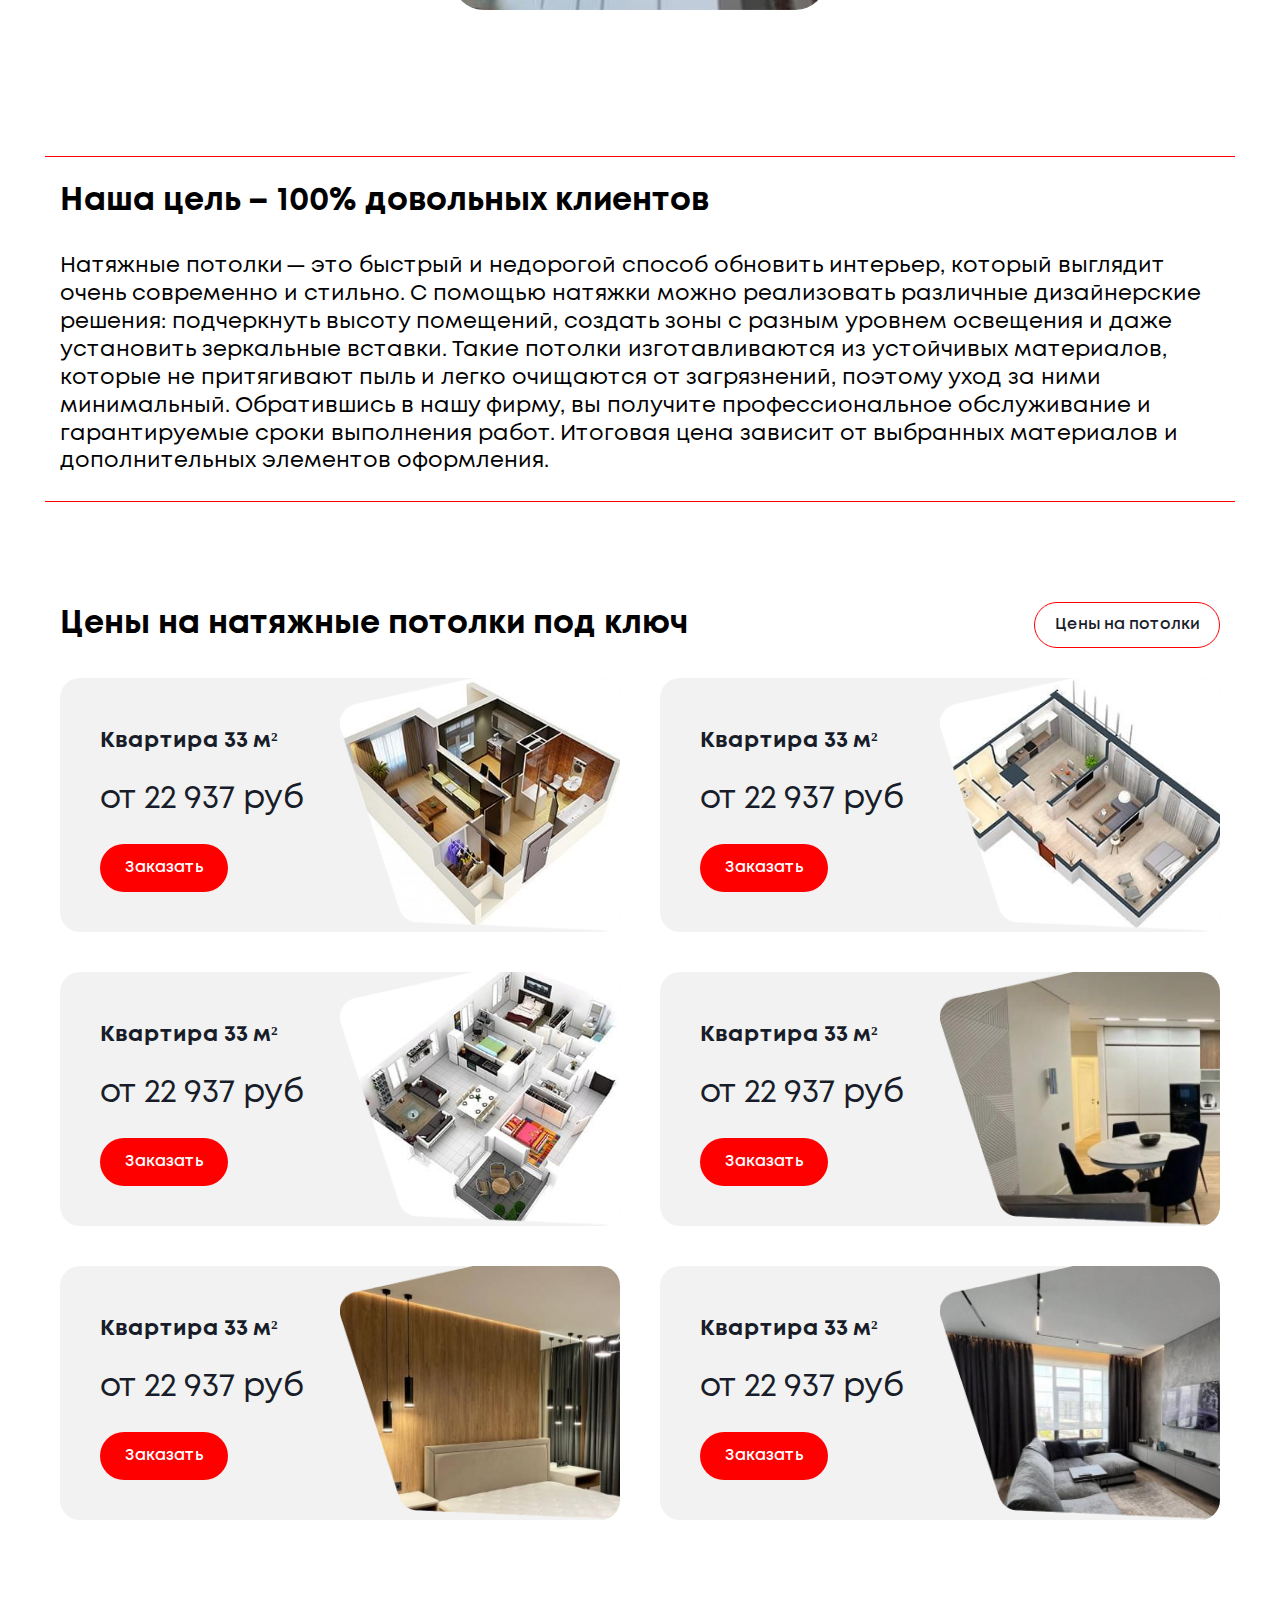
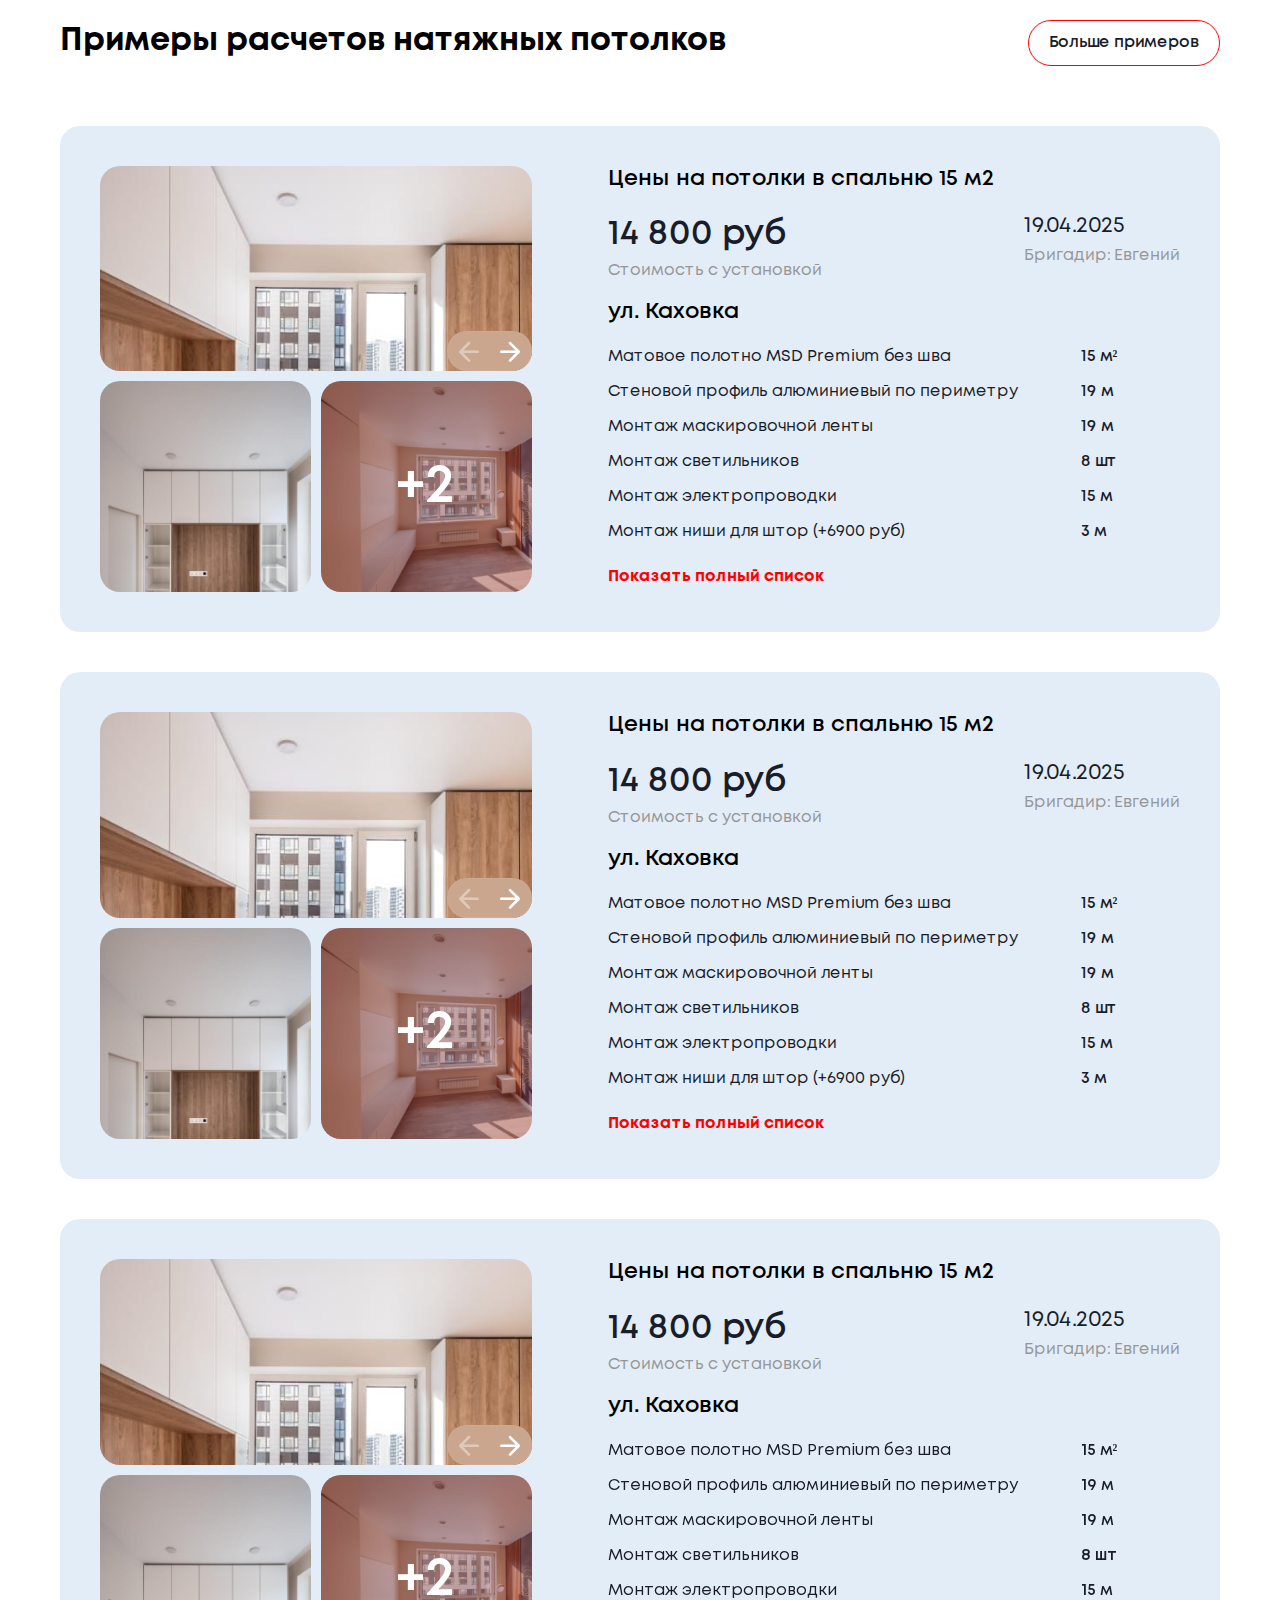
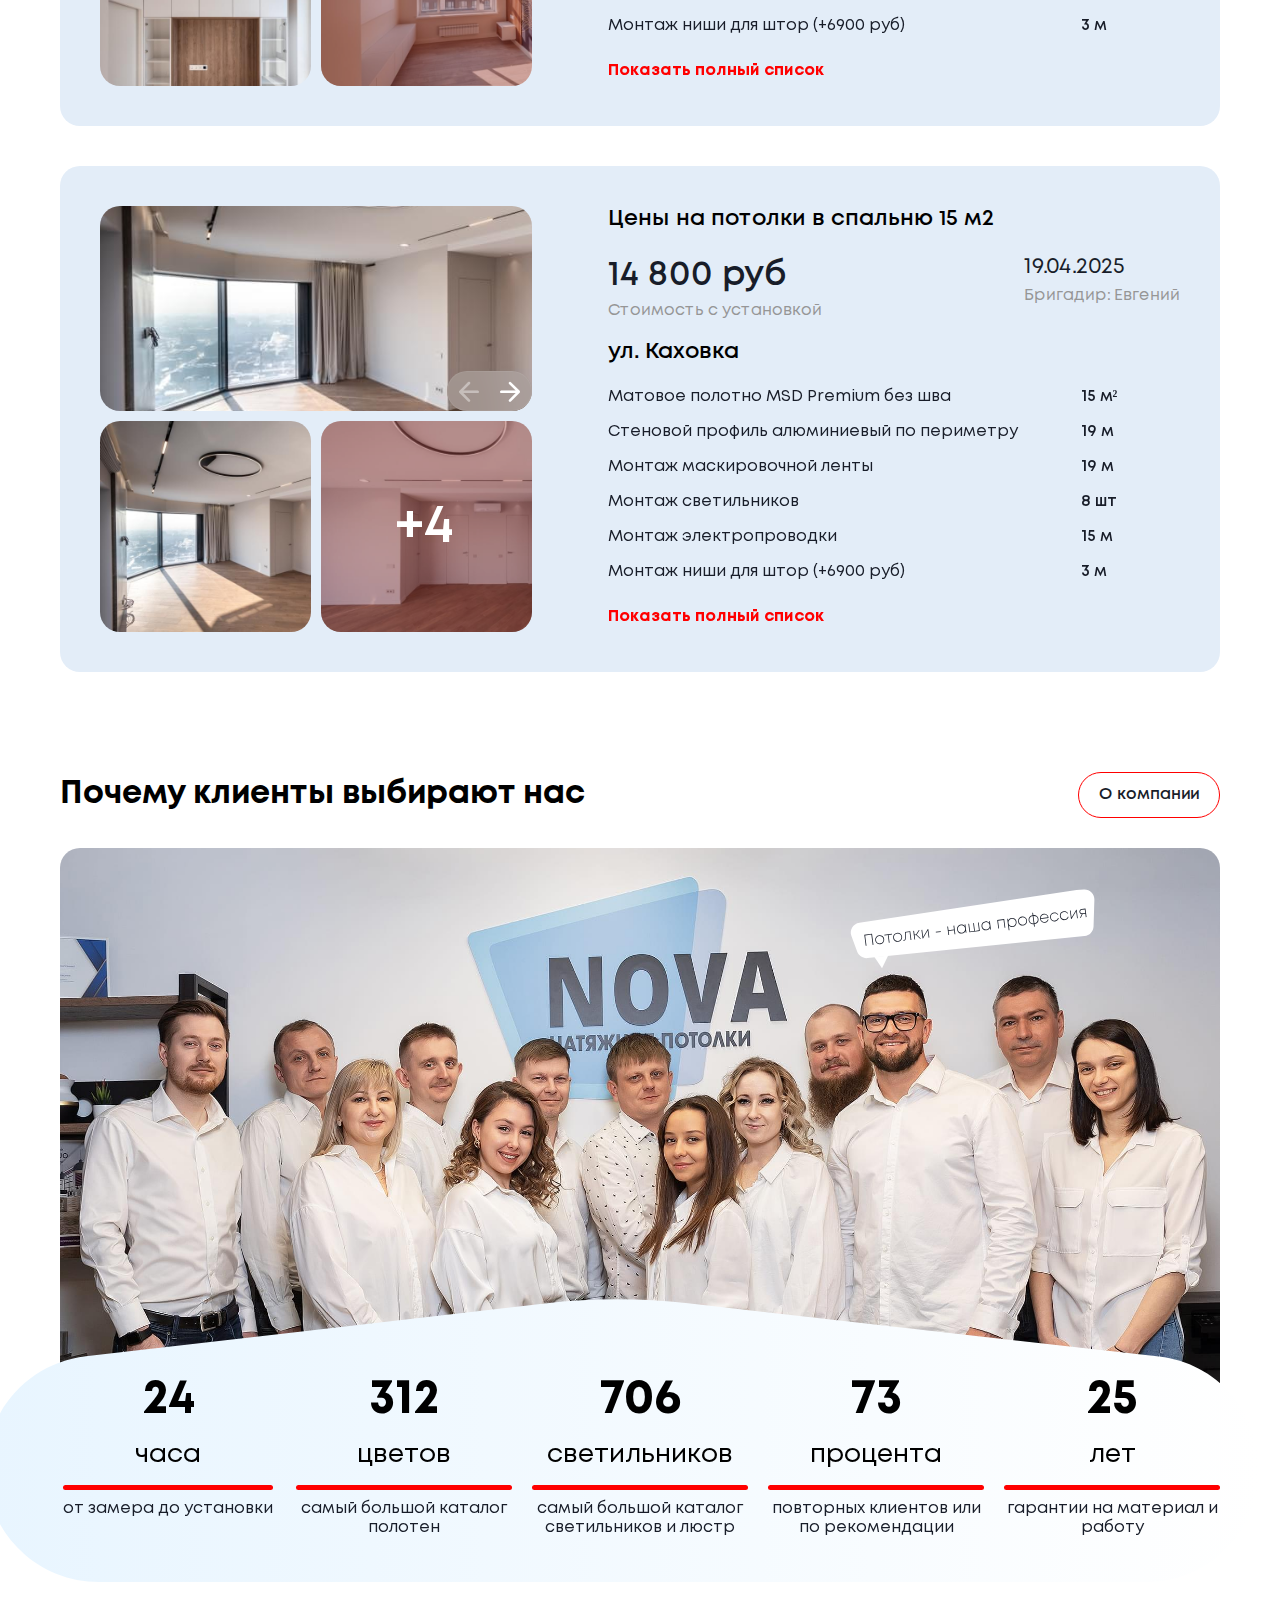
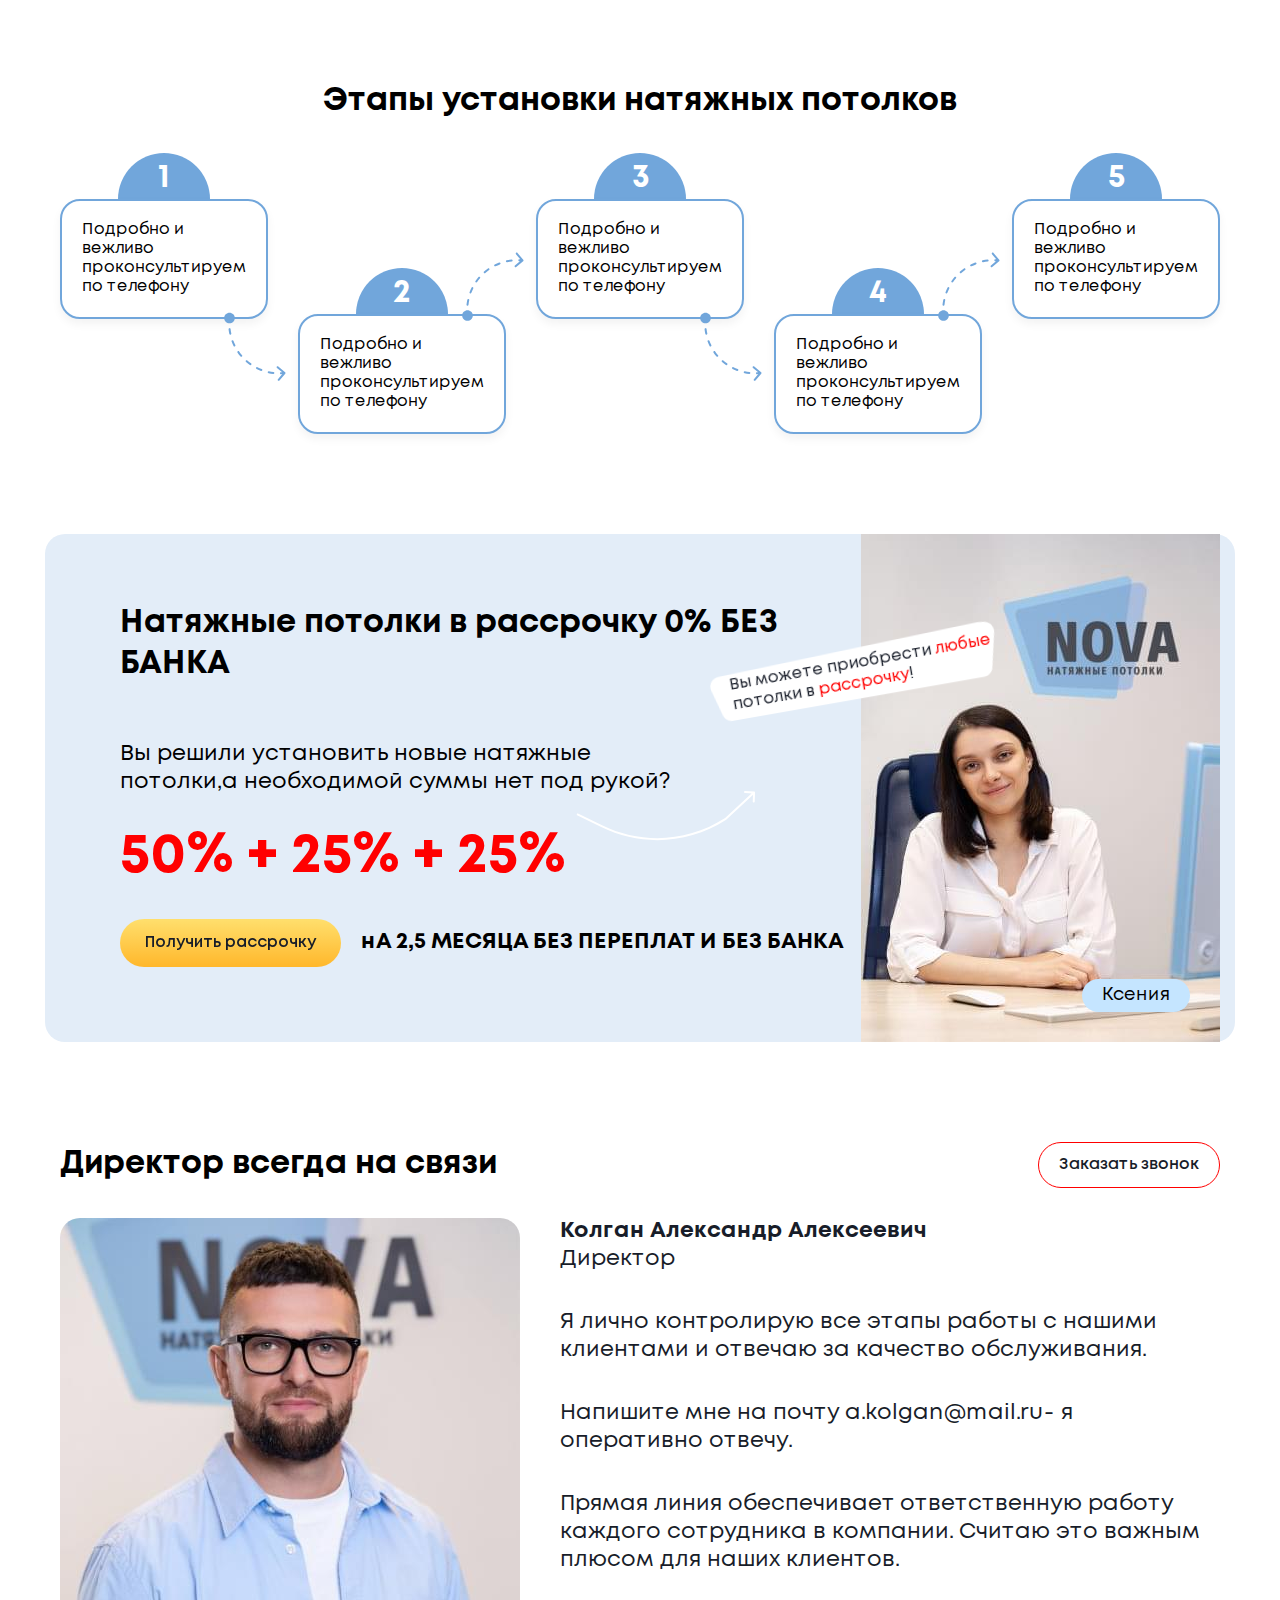
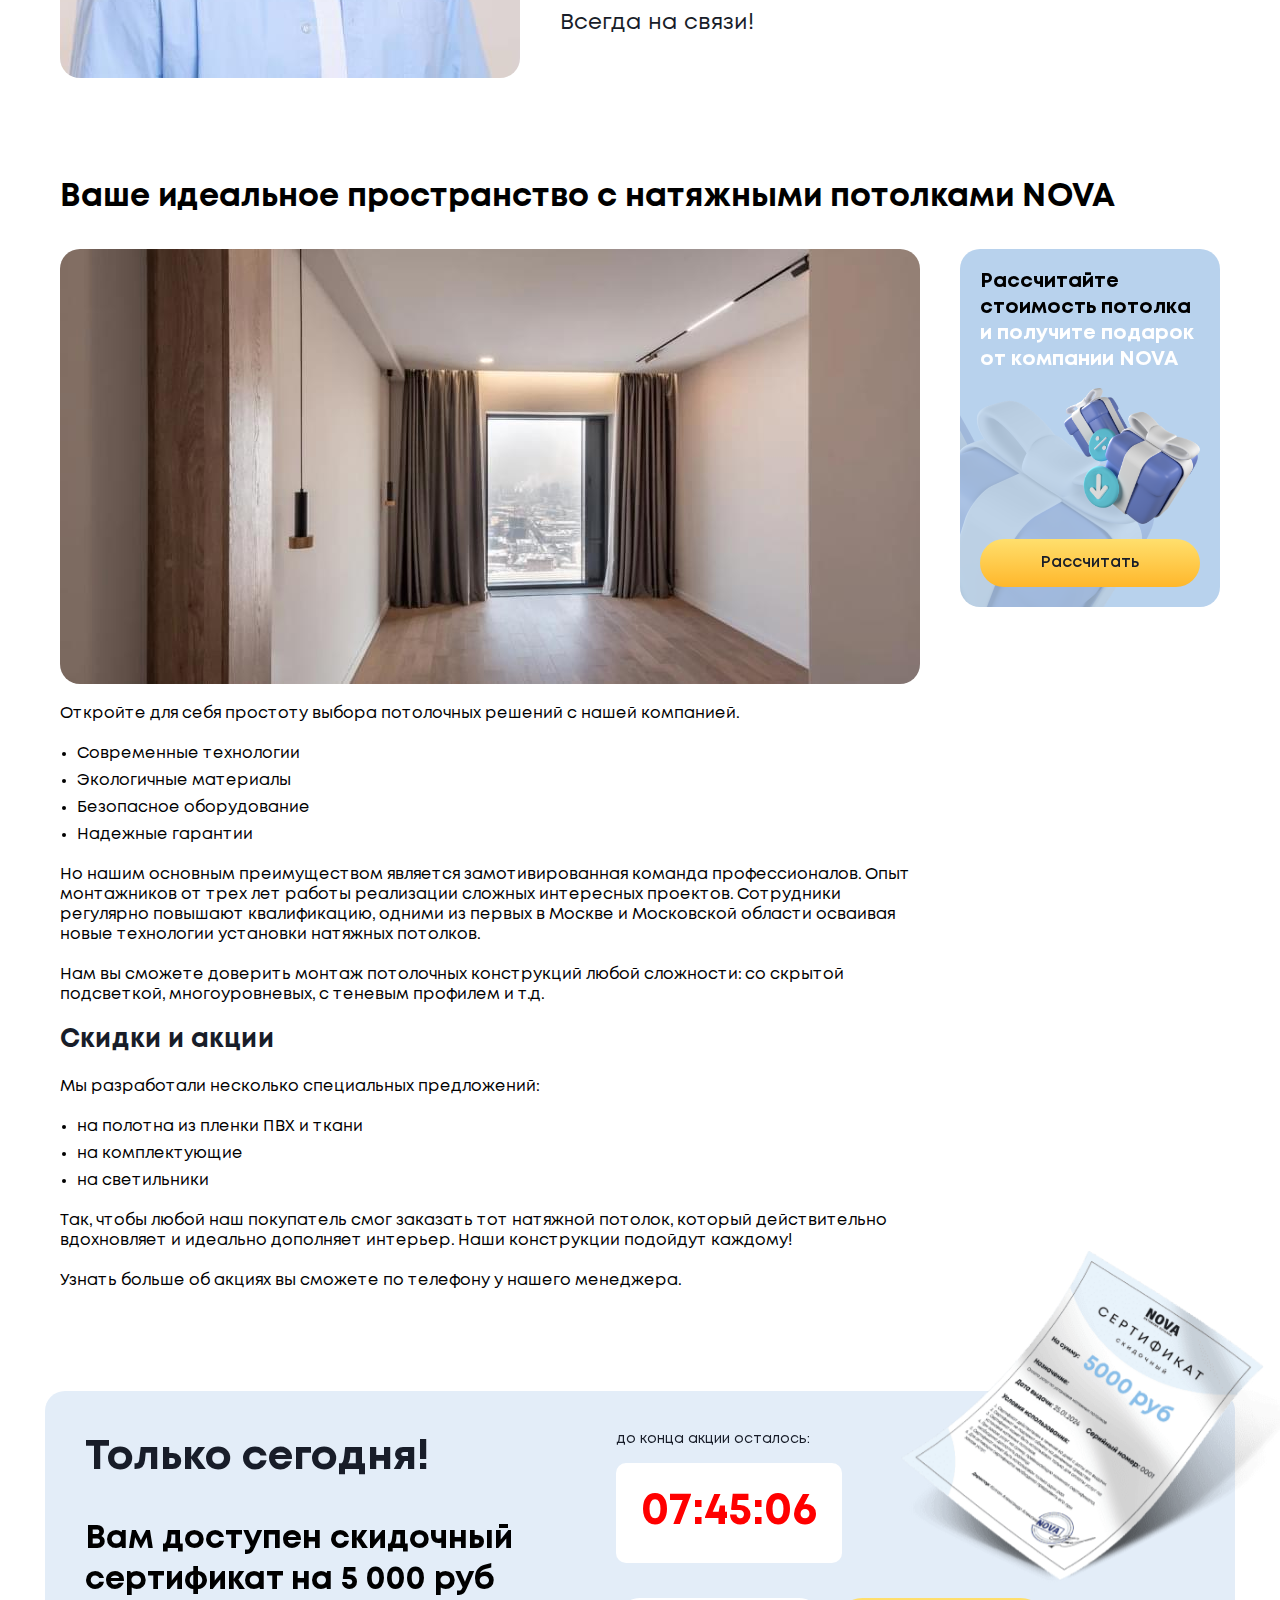
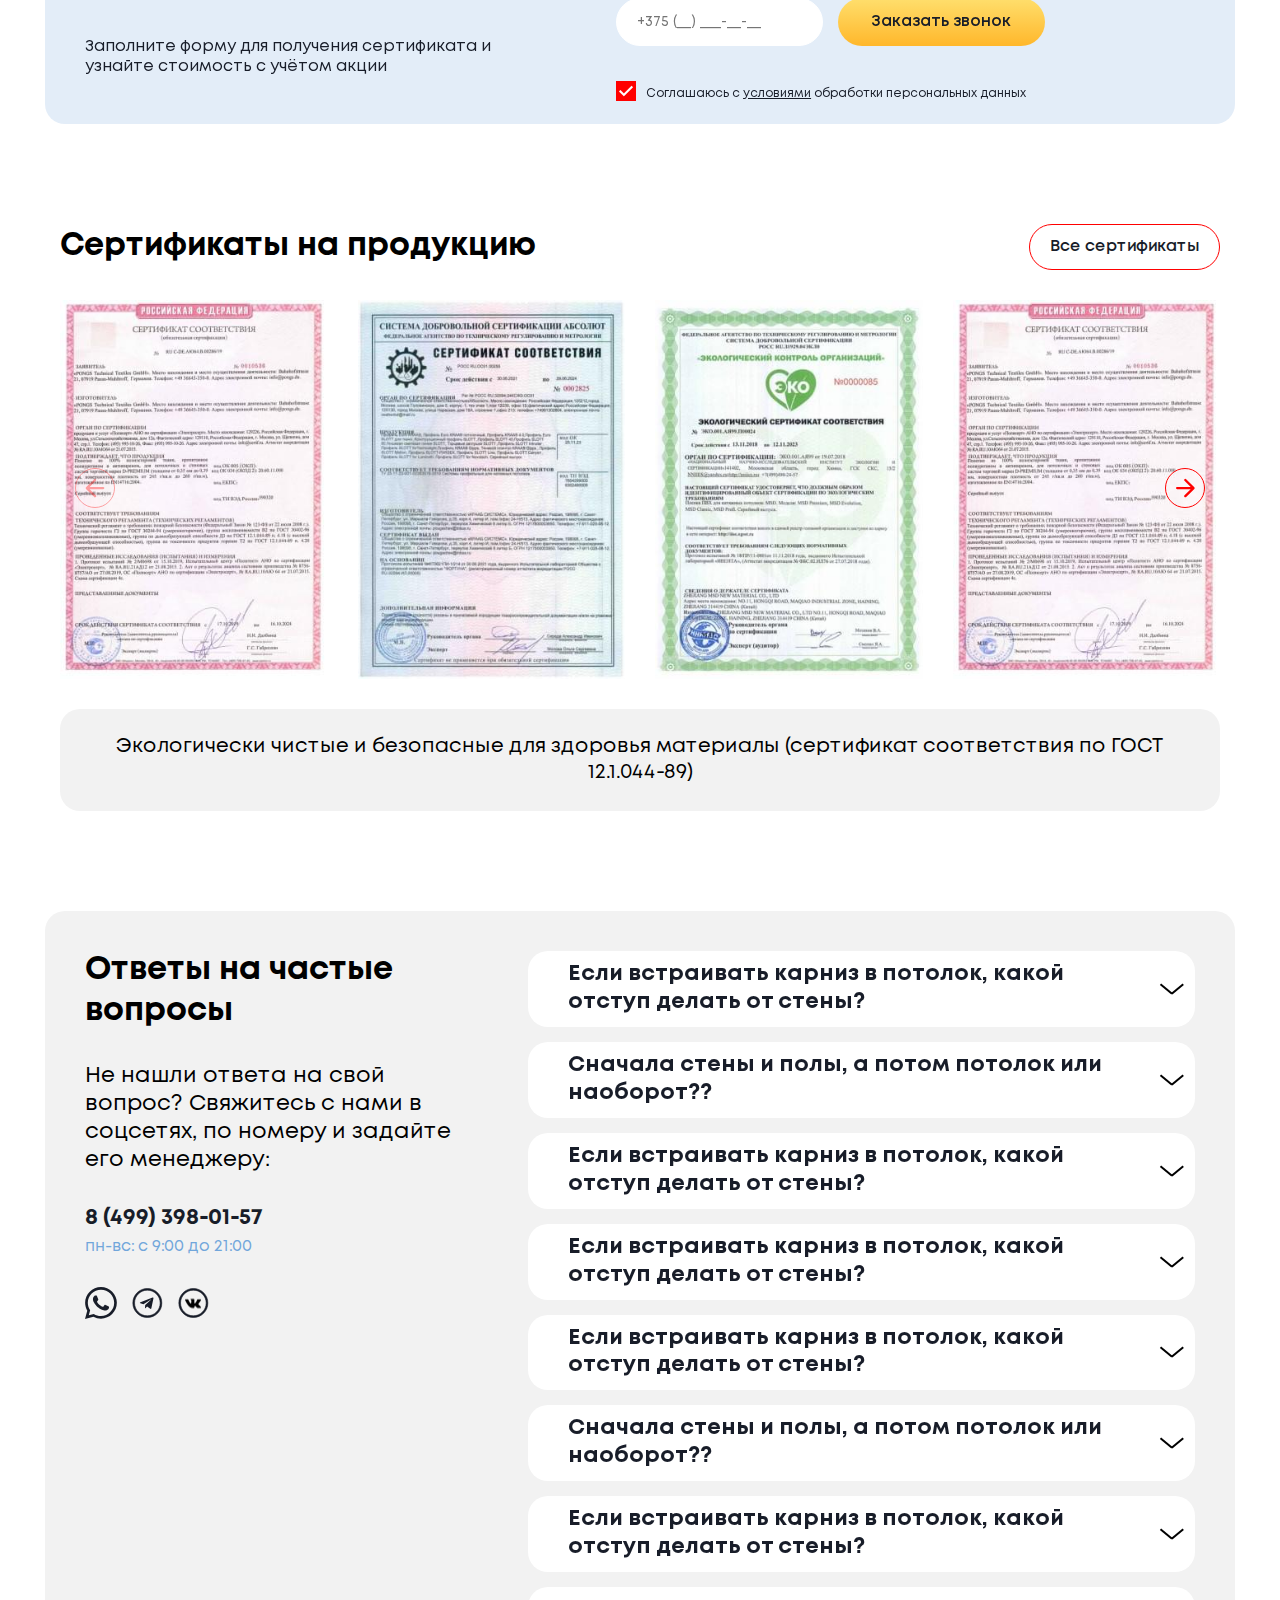
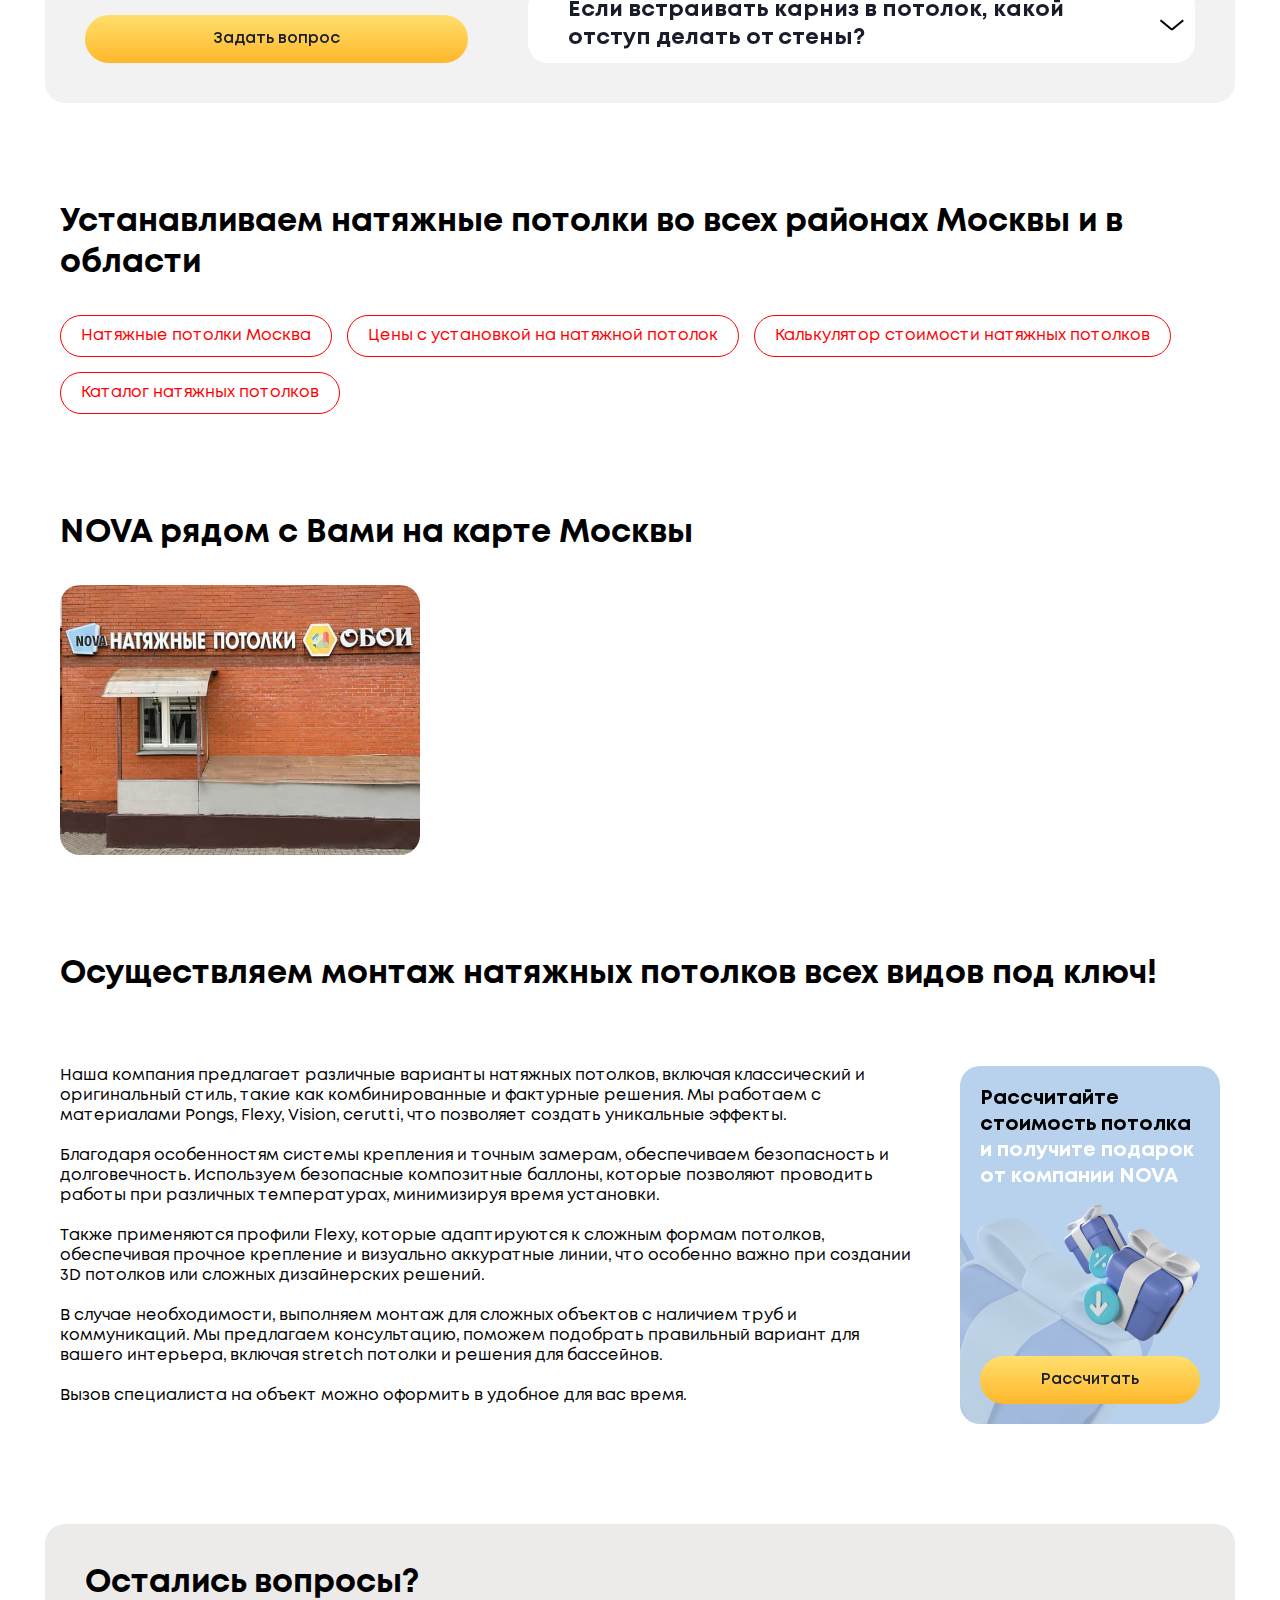
<file: home.html>
<!DOCTYPE html>
<html lang="ru">

<head>
	<title>HomePage</title>
	<meta charset="UTF-8" />
	<meta name="format-detection" content="telephone=no" />
	<style>
		body {
			opacity: 1;
		}
	</style>
	<!-- <link
    href="https://cdn.jsdelivr.net/npm/bootstrap@5.3.2/dist/css/bootstrap.min.css?_v=20250813175216"
    rel="stylesheet"
  /> -->

	<link rel="stylesheet" href="css/style.min.css?_v=20250813175216" />
	<link rel="shortcut icon" href="favicon.ico" />
	<!-- <meta name="robots" content="noindex, nofollow"> -->
	<meta name="viewport" content="width=device-width, initial-scale=1.0" />
</head>

<body>
	<div class="wrapper">
		<header class="header">
			<div class="header__container">
				<div class="header__body">
					<a href="home.html" class="header__logo"><img src="img/header/logo.svg" alt="#" /></a>
					<div class="header__main">
						<div class="header__top">
							<div class="header__buttons">
								<a data-popup="#popup" class="header__button button button--white" href="#">Заказать звонок</a>
								<a data-da=".menu, 480" class="header__button header__button--red button button--red" href="#" data-popup="#popup-two">Вызвать замерщика</a>
							</div>
							<div data-da=".contact-header, 768" class="header__tools">
								<a data-goto-header data-goto="#calc" class="header__tools-link" href="">
									<i class="icon-calculator"></i>
									<span>Калькулятор</span>
								</a>
								<a class="header__tools-link" href="page-installment.html">
									<i class="icon-phone"></i>
									<span>Рассрочка</span></a>
							</div>
						</div>

						<div class="header__menu menu">
							<h3 class="menu__title">Меню</h3>
							<nav class="menu__body">
								<ul class="menu__list">
									<li class="menu__item">
										<a href="home.html" class="menu__link">Акции </a>
									</li>
									<li class="menu__item">
										<a href="price.html" class="menu__link">Цены</a>
									</li>

									<li class="menu__item menu__item--catalog">
										<span href="" class="menu__link">
											Каталог
											<img src="img/header/arrow-menu.svg" alt="#" />
										</span>
										<div class="submenu-catalog">
											<div class="menu__header">
												<button class="submenu-catalog__close icon-arrow-left"></button>
												<span> Каталог</span>
											</div>

											<div class="submenu-catalog__item">
												<h3 class="submenu-catalog__title">Фактуры</h3>
												<ul class="submenu-catalog__list">
													<!-- <li class="close"></li> -->
													<div class="menu__header-sub menu__header">
														<button class="submenu-catalog__list-close icon-arrow-left"></button>
														<span>Фактуры</span>
													</div>
													<li><a href="catalog.html">Матовые</a></li>
													<li><a href="#">Сатиновые</a></li>
													<li><a href="#">Тканевые</a></li>
													<li><a href="#">Глянцевые</a></li>
													<li>
														<a href="#">Премиум-класса</a>
													</li>
													<li><a href="#">Фактурные</a></li>
													<li>
														<a href="#">Гипоаллергенные</a>
													</li>
													<li>
														<a href="#">Cold Stretch</a>
													</li>
													<li><a href="#">Негорючие</a></li>
													<li>
														<a href="#">Натяжные потолки под ключ</a>
													</li>
												</ul>
											</div>
											<div class="submenu-catalog__item">
												<h3 class="submenu-catalog__title">Расчёты</h3>
												<ul class="submenu-catalog__list">
													<div class="menu__header-sub menu__header">
														<button class="submenu-catalog__list-close icon-arrow-left"></button>
														<span>Расчёты</span>
													</div>
													<li><a href="#">На кухню</a></li>
													<li><a href="#">В ванную</a></li>
													<li><a href="#">В гостиную</a></li>
													<li><a href="#">В детскую</a></li>
													<li><a href="#">В спальню</a></li>
													<li><a href="#">В прихожую</a></li>
													<li><a href="#">В частный дом</a></li>
												</ul>
											</div>
											<div class="submenu-catalog__item">
												<h3 class="submenu-catalog__title">Технологии</h3>
												<ul class="submenu-catalog__list">
													<div class="menu__header-sub menu__header">
														<button class="submenu-catalog__list-close icon-arrow-left"></button>
														<span>Технологии</span>
													</div>
													<li><a href="#">Матовые</a></li>
													<li><a href="#">Сатиновые</a></li>
													<li><a href="#">Тканевые</a></li>
													<li><a href="#">Глянцевые</a></li>
													<li><a href="#">Премиум-класса</a></li>
													<li><a href="#">Фактурные</a></li>
													<li><a href="#">Гипоаллергенные</a></li>
													<li><a href="#">Cold Stretch</a></li>
													<li><a href="#">Негорючие</a></li>
													<li><a href="#">Натяжные потолки под ключ</a></li>
												</ul>
											</div>
											<div class="submenu-catalog__item">
												<h3 class="submenu-catalog__title">Производители</h3>
												<ul class="submenu-catalog__list">
													<div class="menu__header-sub menu__header">
														<button class="submenu-catalog__list-close icon-arrow-left"></button>
														<span>Производители</span>
													</div>
													<li><a href="#">Bauf</a></li>
													<li><a href="#">LUMFER</a></li>
													<li><a href="#">Полотна MSD</a></li>
													<li><a href="#">Descor</a></li>
													<li><a href="#">Clipso</a></li>
													<li><a href="#">TEQTUM</a></li>
													<li><a href="#">Немецкие</a></li>
												</ul>
											</div>
										</div>
									</li>

									<li class="menu__item">
										<a href="work.html" class="menu__link">Наши работы</a>
									</li>

									<li class="menu__item">
										<a href="reviews.html" class="menu__link"> Отзывы </a>
									</li>
									<li class="menu__item">
										<a href="contact.html" class="menu__link"> Контакты </a>
									</li>
									<li class="menu__item">
										<a href="blog.html" class="menu__link">
											Блог
											<!-- <img src="img/header/arrow-menu.svg" alt="#" /> -->
										</a>

										<!-- <ul class="submenu">
                  <div class="submenu__header menu__header">
                    <button
                      class="submenu-close close icon-arrow-left"
                    ></button>
                    <span> О компании</span>
                  </div>
                  <li><a href="#">Доставка и оплата</a></li>
                  <li><a href="#">Рассрочка</a></li>
                  <li><a href="#">Блог</a></li>
                  <li><a href="#">Публичная оферта</a></li>
                  <li><a href="#">Вакансии</a></li>
                  <li><a href="#">Приют</a></li>
                </ul> -->
									</li>
								</ul>
							</nav>
							<button type="button" class="menu__icon menu__icon-phone icon-menu">
								<span></span>
							</button>
						</div>
					</div>
					<div data-da=".header, 1150,0" class="header__contact contact-header">
						<div class="contact-header__item">
							<a class="contact-header__phone" href="tel:84993977620">8 (499) 397-76-20</a>
							<p data-da=".menu, 768" class="contact-header__clock">
								пн-вс: c 9:00 до 21:00
							</p>
						</div>
						<div data-da=".menu, 768" class="contact-header__item contact-header__item--phone">
							<div class="contact-header__address">Химки, 9 мая, 12Д</div>
							<p class="contact-header__addres-local">(напротив Леруа Мерлен)</p>
						</div>
					</div>
					<button type="button" class="menu__icon icon-menu">
						<span></span>
					</button>
				</div>
			</div>
		</header>
		<div id="popup" aria-hidden="true" class="popup">
			<div class="popup__wrapper">
				<div class="popup__content">
					<button data-close type="button" class="popup__close">
						<svg xmlns="http://www.w3.org/2000/svg" version="1" viewBox="0 0 24 24">
							<path d="M13 12l5-5-1-1-5 5-5-5-1 1 5 5-5 5 1 1 5-5 5 5 1-1z"></path>
						</svg>
					</button>
					<div class="popup__body">
						<h2 class="popup__title">Закажите звонок</h2>
						<p class="popup__text">
							И наш менеджер перезвонит Вам в ближайшее время
						</p>
						<form data-ajax data-popup-message="#form-message" class="popup__form" action="files/sendmail/sendmail.php" method="POST">
							<input data-inputmask="'mask':'375 (99)-999-99-99'" data-required type="text" name="phone" data-error="Заполните поля" placeholder="+375 (__) ___-__-__" class="popup__input input" />
							<div class="checkbox">
								<input id="c_5" data-error="Ошибка" class="checkbox__input" type="checkbox" value="согласен" name="check" checked />
								<label for="c_5" class="checkbox__label"><span class="checkbox__text">Соглашаюсь с
										<a href="/privacy.html" target="_blank">условиями</a> обработки
										персональных данных
									</span></label>
							</div>
							<button type="submit" class="popup__button button button--yellow">
								Заказать звонок
							</button>
						</form>
					</div>
				</div>
			</div>
		</div>

		<div id="popup-two" aria-hidden="true" class="popup">
			<div class="popup__wrapper">
				<div class="popup__content">
					<button data-close type="button" class="popup__close">
						<svg xmlns="http://www.w3.org/2000/svg" version="1" viewBox="0 0 24 24">
							<path d="M13 12l5-5-1-1-5 5-5-5-1 1 5 5-5 5 1 1 5-5 5 5 1-1z"></path>
						</svg>
					</button>
					<div class="popup__body">
						<h2 class="popup__title">Закажите бесплатный выезд замерщика</h2>
						<p class="popup__text">Заполните форму для вызова замерщика</p>
						<form data-ajax data-popup-message="#form-message" class="popup__form" action="files/sendmail/sendmail.php" method="POST">
							<input data-inputmask="'mask':'375 (99)-999-99-99'" data-required type="text" name="phone" data-error="Заполните поля" placeholder="+375 (__) ___-__-__" class="popup__input input" />
							<div class="checkbox">
								<input id="c_6" data-error="Ошибка" class="checkbox__input" type="checkbox" value="согласен" name="check" checked />
								<label for="c_6" class="checkbox__label"><span class="checkbox__text">Соглашаюсь с
										<a href="/privacy.html" target="_blank">условиями</a> обработки
										персональных данных
									</span></label>
							</div>
							<button type="submit" class="popup__button button button--yellow">
								Заказать звонок
							</button>
						</form>
					</div>
				</div>
			</div>
		</div>
		<div id="popup-three" aria-hidden="true" class="popup">
			<div class="popup__wrapper">
				<div class="popup__content">
					<button data-close type="button" class="popup__close">
						<svg xmlns="http://www.w3.org/2000/svg" version="1" viewBox="0 0 24 24">
							<path d="M13 12l5-5-1-1-5 5-5-5-1 1 5 5-5 5 1 1 5-5 5 5 1-1z"></path>
						</svg>
					</button>
					<div class="popup__body">
						<h2 class="popup__title">Воспользуйтесь предложением</h2>
						<p class="popup__text">Для этого заполните форму</p>
						<form data-ajax data-popup-message="#form-message" class="popup__form" action="files/sendmail/sendmail.php" method="POST">
							<input data-inputmask="'mask':'375 (99)-999-99-99'" data-required type="text" name="phone" data-error="Заполните поля" placeholder="+375 (__) ___-__-__" class="popup__input input" />
							<div class="checkbox">
								<input id="c_7" data-error="Ошибка" class="checkbox__input" type="checkbox" value="согласен" name="check" checked />
								<label for="c_7" class="checkbox__label"><span class="checkbox__text">Соглашаюсь с
										<a href="/privacy.html" target="_blank">условиями</a> обработки
										персональных данных
									</span></label>
							</div>
							<button type="submit" class="popup__button button button--yellow">
								Заказать звонок
							</button>
						</form>
					</div>
				</div>
			</div>
		</div>

		<div id="popup-four" aria-hidden="true" class="popup">
			<div class="popup__wrapper">
				<div class="popup__content">
					<button data-close type="button" class="popup__close">
						<svg xmlns="http://www.w3.org/2000/svg" version="1" viewBox="0 0 24 24">
							<path d="M13 12l5-5-1-1-5 5-5-5-1 1 5 5-5 5 1 1 5-5 5 5 1-1z"></path>
						</svg>
					</button>
					<div class="popup__body">
						<h2 class="popup__title">Заказать натяжные потолки в рассрочку</h2>
						<form data-ajax data-popup-message="#form-message" class="popup__form" action="files/sendmail/sendmail.php" method="POST">
							<input data-inputmask="'mask':'375 (99)-999-99-99'" data-required type="text" name="phone" data-error="Заполните поля" placeholder="+375 (__) ___-__-__" class="popup__input input" />
							<div class="checkbox">
								<input id="c_9" data-error="Ошибка" class="checkbox__input" type="checkbox" value="согласен" name="check" checked />
								<label for="c_9" class="checkbox__label"><span class="checkbox__text">Соглашаюсь с
										<a href="/privacy.html" target="_blank">условиями</a> обработки
										персональных данных
									</span></label>
							</div>
							<button type="submit" class="popup__button button button--yellow">
								Заказать звонок
							</button>
						</form>
					</div>
				</div>
			</div>
		</div>
		<div id="popup-five" aria-hidden="true" class="popup">
			<div class="popup__wrapper">
				<div class="popup__content">
					<button data-close type="button" class="popup__close">
						<svg xmlns="http://www.w3.org/2000/svg" version="1" viewBox="0 0 24 24">
							<path d="M13 12l5-5-1-1-5 5-5-5-1 1 5 5-5 5 1 1 5-5 5 5 1-1z"></path>
						</svg>
					</button>
					<div class="popup__body">
						<h2 class="popup__title">Рассчитайте стоимость натяжного потолка</h2>
						<p class="popup__text">
							Оставьте заявку и получите подарок от компании NOVA
						</p>
						<form data-ajax data-popup-message="#form-message" class="popup__form" action="files/sendmail/sendmail.php" method="POST">
							<input data-inputmask="'mask':'375 (99)-999-99-99'" data-required type="text" name="phone" data-error="Заполните поля" placeholder="+375 (__) ___-__-__" class="popup__input input" />
							<div class="checkbox">
								<input id="c_10" data-error="Ошибка" class="checkbox__input" type="checkbox" value="согласен" name="check" checked />
								<label for="c_10" class="checkbox__label"><span class="checkbox__text">Соглашаюсь с
										<a href="/privacy.html" target="_blank">условиями</a> обработки
										персональных данных
									</span></label>
							</div>
							<button type="submit" class="popup__button button button--yellow">
								Заказать звонок
							</button>
						</form>
					</div>
				</div>
			</div>
		</div>

		<div id="popup-six" aria-hidden="true" class="popup">
			<div class="popup__wrapper">
				<div class="popup__content">
					<button data-close type="button" class="popup__close">
						<svg xmlns="http://www.w3.org/2000/svg" version="1" viewBox="0 0 24 24">
							<path d="M13 12l5-5-1-1-5 5-5-5-1 1 5 5-5 5 1 1 5-5 5 5 1-1z"></path>
						</svg>
					</button>
					<div class="popup__body">
						<h2 class="popup__title">Задать вопрос</h2>
						<p class="popup__text">Напишите интересующий Вас вопрос</p>
						<form data-ajax data-popup-message="#form-message" class="popup__form" action="files/sendmail/sendmail.php" method="POST">
							<input data-inputmask="'mask':'375 (99)-999-99-99'" data-required type="text" name="phone" data-error="Заполните поля" placeholder="+375 (__) ___-__-__" class="popup__input input" />
							<textarea data-required autocomplete="off" name="text" placeholder="Ваш комментарий" data-error="Напишите комментарий" class="input" data-autoheight data-autoheight-min="150" data-autoheight-max="330"></textarea>
							<div class="checkbox">
								<input id="c_8" data-error="Ошибка" class="checkbox__input" type="checkbox" value="согласен" name="check" checked />
								<label for="c_8" class="checkbox__label"><span class="checkbox__text">Соглашаюсь с
										<a href="/privacy.html" target="_blank">условиями</a> обработки
										персональных данных
									</span></label>
							</div>
							<button type="submit" class="popup__button button button--yellow">
								Заказать звонок
							</button>
						</form>
					</div>
				</div>
			</div>
		</div>
		<div id="form-message" aria-hidden="true" class="popup">
			<div class="popup__wrapper">
				<div class="popup__content">
					<button data-close type="button" class="popup__close">
						<svg xmlns="http://www.w3.org/2000/svg" version="1" viewBox="0 0 24 24">
							<path d="M13 12l5-5-1-1-5 5-5-5-1 1 5 5-5 5 1 1 5-5 5 5 1-1z"></path>
						</svg>
					</button>
					<div class="popup__body">
						<h2 class="popup__title" style="
            color: red;
            font-size: 24px;
            font-weight: 600;
            text-align: center;
            margin: 20px 0;
            padding: 15px;
            background-color: #f8f9fa;
            border-radius: 8px;
            box-shadow: 0 2px 4px rgba(0, 0, 0, 0.1);
            animation: fadeIn 0.5s ease-in-out;
          ">
							Спасибо, ваша форма успешно отправлена!
						</h2>
						<style>
							@keyframes fadeIn {
								from {
									opacity: 0;
									transform: translateY(-10px);
								}

								to {
									opacity: 1;
									transform: translateY(0);
								}
							}
						</style>
					</div>
				</div>
			</div>
		</div>

		<div id="popup-seven" aria-hidden="true" class="popup">
			<div class="popup__wrapper">
				<div class="popup__content">
					<button data-close type="button" class="popup__close">
						<svg xmlns="http://www.w3.org/2000/svg" version="1" viewBox="0 0 24 24">
							<path d="M13 12l5-5-1-1-5 5-5-5-1 1 5 5-5 5 1 1 5-5 5 5 1-1z"></path>
						</svg>
					</button>
					<div class="popup__body">
						<h2 class="popup__title">Оставить отзыв</h2>

						<form data-ajax data-popup-message="#form-message" class="popup__form" action="files/sendmail/sendmail.php" method="POST">
							<input data-inputmask="'mask':'375 (99)-999-99-99'" data-required type="text" name="phone" data-error="Заполните поля" placeholder="+375 (__) ___-__-__" class="popup__input input" />
							<textarea data-required autocomplete="off" name="text" placeholder="Ваш комментарий" data-error="Напишите комментарий" class="input" data-autoheight data-autoheight-min="150" data-autoheight-max="330"></textarea>
							<div class="checkbox">
								<input id="c_11" data-error="Ошибка" class="checkbox__input" type="checkbox" value="согласен" name="check" checked />
								<label for="c_11" class="checkbox__label"><span class="checkbox__text">Соглашаюсь с
										<a href="/privacy.html" target="_blank">условиями</a> обработки
										персональных данных
									</span></label>
							</div>
							<button type="submit" class="popup__button button button--yellow">
								Заказать звонок
							</button>
						</form>
					</div>
				</div>
			</div>
		</div>

		<!-- prettier-ignore -->
		<main class="page">

			<section class="hero">
				<img class="hero__img-bg" src="img/hero/banner.webp" alt="#" />
				<div class="hero__container">
					<div class="hero__content content-hero">
						<div class="content-hero__item">
							<h1 class="content-hero__title">Натяжные потолки Москва</h1>
							<p class="content-hero__text">
								Натяжные потолки от компании Nova с гарантией качества.Низкие
								цены от производителей полотен. Бесплатный выезд по Москве и
								МО.
							</p>
						</div>
						<img class="content-hero__yandex" src="img/hero/banyandex.svg" alt="#" />
					</div>
					<form data-ajax data-popup-message="#form-message" class="hero__form form-hero" action="files/sendmail/sendmail.php" method="POST">
						<h2 class="form-hero__title">
							По <span>четвергам</span> у нас натяжные потолки всего за
							<span>299₽ за м<sup>2</sup></span>
						</h2>

						<div class="form-hero__square-body">
							<p class="form-hero__square-text">
								Укажите площадь вашего потолка
							</p>
							<div class="form-hero__square-item">
								<input type="text" name="square" id="squareInput" data-error="Заполните поле" value="47" placeholder="" data-price="299" class="form-hero__square input" />
								<p class="form-hero__square-text">м<sup>2</sup></p>
							</div>
						</div>

						<div class="form-hero__result-body">
							<p class="form-hero__result-text">
								Ваша цена по акции сегодня
								<span>+ светильники в подарок</span>
							</p>
							<span class="form-hero__result" id="result">14053</span>
							<input type="hidden" name="total_price" id="totalPrice" value="14053" />
						</div>

						<div class="form-hero__item">
							<div class="form-hero__phone-body">
								<input data-inputmask="'mask': '375 (99)-999-99-99'" data-required type="text" name="phone" data-error="Заполните поля" placeholder="+375 (__) ___-__-__" class="form-hero__input-phone input" data-required />
								<i class="icon-phone"></i>
							</div>
							<button type="submit" class="form-hero__button button button--yellow">
								Заказать по акции
							</button>
						</div>

						<div class="checkbox">
							<input id="c_1" data-error="Ознакомтесь с условиями обработки персональных данных" class="checkbox__input" type="checkbox" value="Соглсен с условиями обработки
                      персональных данных" name="cheсk" checked data-required />
							<label for="c_1" class="checkbox__label"><span class="checkbox__text">Соглашаюсь с
									<a href="#" target="_blank">условиями</a> обработки
									персональных данных</span></label>
						</div>

						<p class="form-hero__bottom text">
							* Профиль и установка полотна считается отдельно погонными
							метрами
						</p>
					</form>
				</div>
			</section>
			<div class="advantage">
				<div class="advantage__container">
					<div class="advantage__slider swiper">
						<div class="advantage__wrapper swiper-wrapper">
							<!-- Слайд -->
							<div class="advantage__slide swiper-slide">
								<div class="advantage__item">
									<div class="advantage__top">
										<h3 class="advantage__title">Собственное производство</h3>

										<img src="img/advantage/1.svg" alt="#" />
									</div>
									<p class="advantage__text">
										Оптимизируйте свои затраты и получите высококачественные
										товары напрямую от производителя!
									</p>
								</div>
							</div>
							<div class="advantage__slide swiper-slide">
								<div class="advantage__item">
									<div class="advantage__top">
										<h3 class="advantage__title">Опыт работы 14 лет</h3>

										<img src="img/advantage/2.svg" alt="#" />
									</div>
									<p class="advantage__text">
										Рассчитывайте на наш опыт для достижения ваших целей и
										успеха в сотрудничестве с нами
									</p>
								</div>
							</div>
							<div class="advantage__slide swiper-slide">
								<div class="advantage__item">
									<div class="advantage__top">
										<h3 class="advantage__title">
											Расширенная гарантия 25 лет
										</h3>
										<img src="img/advantage/3.svg" alt="#" />
									</div>
									<p class="advantage__text">
										Вы можете быть уверены в долгосрочной надежности и
										качестве каждого продукта
									</p>
								</div>
							</div>
						</div>
						<div class="advantage-pagination swiper-pagination"></div>
					</div>
				</div>
			</div>
			<section class="price">
				<div class="price__container">
					<h2 class="price__title title">
						Цены на натяжные потолки за 1 м2 в Москве
					</h2>
					<p class="price__subtitle">
						Используем только сертифицированные полотна, которые разрешены в
						жилых помещениях
					</p>
					<!-- Оболонка слайдера -->
					<div class="price__slider swiper">
						<!-- Частина слайдера, що рухається -->
						<div class="price__wrapper swiper-wrapper price__items">
							<!-- Слайд -->
							<div class="price__slide swiper-slide">
								<div class="price__item">
									<div class="price__top">
										<h3 class="price__name">MSD Classic</h3>
										<div class="price__firm">
											<img src="img/price/msd.png" alt="#" />
										</div>
									</div>
									<div class="price__number-body">
										<div class="price__number">от 299 руб/<sup>2</sup></div>
										<div class="price__number-icon">
											<img src="img/price/best-price.svg" alt="#" />
										</div>
									</div>
									<div class="price__colors-body">
										<div class="price__colors-item">
											<div class="price__color">белый</div>
											<div class="price__color">цветной</div>
										</div>
										<img class="price__flag" src="img/price/china.svg" alt="#" />
									</div>
									<div class="price__size">
										<div class="price__size-text">
											<p>Ширина</p>
											<strong>до 500 см</strong>
										</div>
										<div class="price__size-text">
											<p>Плотность:</p>
											<strong>180 мк</strong>
										</div>
									</div>
									<div class="price__type">
										<span>матовый</span>
										<span>сатиновый</span>
										<span>глянцевый</span>
									</div>
								</div>
							</div>
							<div class="price__slide swiper-slide">
								<div class="price__item">
									<div class="price__top">
										<h3 class="price__name">MSD Classic</h3>
										<div class="price__firm">
											<img src="img/price/msd.png" alt="#" />
										</div>
									</div>
									<div class="price__number-body">
										<div class="price__number">от 299 руб/<sup>2</sup></div>
										<div class="price__number-icon">
											<img src="img/price/best-price.svg" alt="#" />
										</div>
									</div>
									<div class="price__colors-body">
										<div class="price__colors-item">
											<div class="price__color">белый</div>
											<div class="price__color">цветной</div>
										</div>
										<img class="price__flag" src="img/price/china.svg" alt="#" />
									</div>
									<div class="price__size">
										<div class="price__size-text">
											<p>Ширина</p>
											<strong>до 500 см</strong>
										</div>
										<div class="price__size-text">
											<p>Плотность:</p>
											<strong>180 мк</strong>
										</div>
									</div>
									<div class="price__type">
										<span>матовый</span>
										<span>сатиновый</span>
										<span>глянцевый</span>
									</div>
								</div>
							</div>
							<div class="price__slide swiper-slide">
								<div class="price__item">
									<div class="price__top">
										<h3 class="price__name">MSD Classic</h3>
										<div class="price__firm">
											<img src="img/price/msd.png" alt="#" />
										</div>
									</div>
									<div class="price__number-body">
										<div class="price__number">от 299 руб/<sup>2</sup></div>
										<div class="price__number-icon">
											<img src="img/price/best-price.svg" alt="#" />
										</div>
									</div>
									<div class="price__colors-body">
										<div class="price__colors-item">
											<div class="price__color">белый</div>
											<div class="price__color">цветной</div>
										</div>
										<img class="price__flag" src="img/price/china.svg" alt="#" />
									</div>
									<div class="price__size">
										<div class="price__size-text">
											<p>Ширина</p>
											<strong>до 500 см</strong>
										</div>
										<div class="price__size-text">
											<p>Плотность:</p>
											<strong>180 мк</strong>
										</div>
									</div>
									<div class="price__type">
										<span>матовый</span>
										<span>сатиновый</span>
										<span>глянцевый</span>
									</div>
								</div>
							</div>
							<div class="price__slide swiper-slide">
								<div class="price__item">
									<div class="price__top">
										<h3 class="price__name">MSD Classic</h3>
										<div class="price__firm">
											<img src="img/price/msd.png" alt="#" />
										</div>
									</div>
									<div class="price__number-body">
										<div class="price__number">от 299 руб/<sup>2</sup></div>
										<div class="price__number-icon">
											<img src="img/price/best-price.svg" alt="#" />
										</div>
									</div>
									<div class="price__colors-body">
										<div class="price__colors-item">
											<div class="price__color">белый</div>
											<div class="price__color">цветной</div>
										</div>
										<img class="price__flag" src="img/price/china.svg" alt="#" />
									</div>
									<div class="price__size">
										<div class="price__size-text">
											<p>Ширина</p>
											<strong>до 500 см</strong>
										</div>
										<div class="price__size-text">
											<p>Плотность:</p>
											<strong>180 мк</strong>
										</div>
									</div>
									<div class="price__type">
										<span>матовый</span>
										<span>сатиновый</span>
										<span>глянцевый</span>
									</div>
								</div>
							</div>
							<div class="price__slide swiper-slide">
								<div class="price__item">
									<div class="price__top">
										<h3 class="price__name">MSD Classic</h3>
										<div class="price__firm">
											<img src="img/price/msd.png" alt="#" />
										</div>
									</div>
									<div class="price__number-body">
										<div class="price__number">от 299 руб/<sup>2</sup></div>
										<div class="price__number-icon">
											<img src="img/price/best-price.svg" alt="#" />
										</div>
									</div>
									<div class="price__colors-body">
										<div class="price__colors-item">
											<div class="price__color">белый</div>
											<div class="price__color">цветной</div>
										</div>
										<img class="price__flag" src="img/price/china.svg" alt="#" />
									</div>
									<div class="price__size">
										<div class="price__size-text">
											<p>Ширина</p>
											<strong>до 500 см</strong>
										</div>
										<div class="price__size-text">
											<p>Плотность:</p>
											<strong>180 мк</strong>
										</div>
									</div>
									<div class="price__type">
										<span>матовый</span>
										<span>сатиновый</span>
										<span>глянцевый</span>
									</div>
								</div>
							</div>
							<div class="price__slide swiper-slide">
								<div class="price__item">
									<div class="price__top">
										<h3 class="price__name">MSD Classic</h3>
										<div class="price__firm">
											<img src="img/price/msd.png" alt="#" />
										</div>
									</div>
									<div class="price__number-body">
										<div class="price__number">от 299 руб/<sup>2</sup></div>
										<div class="price__number-icon">
											<img src="img/price/best-price.svg" alt="#" />
										</div>
									</div>
									<div class="price__colors-body">
										<div class="price__colors-item">
											<div class="price__color">белый</div>
											<div class="price__color">цветной</div>
										</div>
										<img class="price__flag" src="img/price/china.svg" alt="#" />
									</div>
									<div class="price__size">
										<div class="price__size-text">
											<p>Ширина</p>
											<strong>до 500 см</strong>
										</div>
										<div class="price__size-text">
											<p>Плотность:</p>
											<strong>180 мк</strong>
										</div>
									</div>
									<div class="price__type">
										<span>матовый</span>
										<span>сатиновый</span>
										<span>глянцевый</span>
									</div>
								</div>
							</div>
						</div>
						<div class="swiper-pagination"></div>
					</div>
				</div>
			</section>

			<section id="calc" class="calculator">
				<div class="calculator__container">
					<h2 class="calculator__title title">
						Рассчитайте стоимость натяжного потолка с установкой
					</h2>
					<form data-ajax data-popup-message="#form-message" class="calculator__body" action="files/sendmail/sendmail.php" method="POST" class="calculator__body">
						<div class="calculator__left left-calculator">
							<div class="left-calculator__top">
								<h3 class="left-calculator__title icon-hand-right">
									Выберите параметры
								</h3>
								<div class="left-calculator__items">
									<div class="left-calculator__item">
										<label class="left-calculator__label">Выберите материал</label>
										<select id="material" data-calc-field="material" name="select-material" data-class-modif="form" class="select-calc" required>
											<option value="Матовые" data-price="200">Матовые</option>
											<option value="Сатиновый" data-price="300">Сатиновый</option>
											<option value="Глянцевый" data-price="400">Глянцевый</option>
											<option value="Тканевый" data-price="500">Тканевый</option>
										</select>
									</div>
									<div class="left-calculator__item">
										<label class="left-calculator__label">Выберите цвет потолка</label>
										<select id="color" data-calc-field="color" name="select-color" data-class-modif="form" class="select-calc" required>
											<option value="Белый" data-price-add="0">Белый</option>
											<option value="Цветной" data-price-add="100">Цветной</option>
										</select>
									</div>
									<div class="left-calculator__item">
										<label class="left-calculator__label">Выберите акцию</label>
										<select id="discount" data-calc-field="discount" name="select-discount" data-class-modif="form" class="select-calc" required>
											<option value="3%" selected>
												Скидка при заказе на сайта 3%
											</option>
											<option value="10%">Скидка для пенсионеров 10%</option>
											<option value="15%">Скидка для новоселов 15%</option>
											<option value="8%">
												Скидка для жителей г. Химки 8%
											</option>
											<option value="7%">
												Скидка для жителей г. Мытищи 7%
											</option>
											<option value="7%">
												Скидка для жителей г. Красногорск 7%
											</option>
											<option value="7%">
												Скидка для жителей г. Солнечногорск 7%
											</option>
										</select>
									</div>
								</div>
								<div class="left-calculator__items">
									<div class="left-calculator__item">
										<label class="left-calculator__label">Площадь, м2</label>
										<input data-required id="square" autocomplete="off" type="text" name="square" data-error="Укажите значение" placeholder="Площадь (м²)" class="left-calculator__input input" data-price="400" />
									</div>

									<div class="left-calculator__item">
										<label class="left-calculator__label">Углы, шт</label>
										<input data-required autocomplete="off" type="text" id="corners" name="corners" data-error="Укажите значение" data-price="300" placeholder="Кол-во углов" class="left-calculator__input input" />
									</div>
									<div class="left-calculator__item">
										<label class="left-calculator__label">Светильники, шт</label>
										<input data-required autocomplete="off" type="text" id="fixtures" name="fixtures" data-error="Укажите значение" data-price="500" placeholder="Кол-во " class="left-calculator__input input" />
									</div>
								</div>

							</div>
							<!-- <div class="left-calculator__bottom">
                  <h3 class="left-calculator__title icon-hand-right">
                 Укажите параметры помещения
                  </h3>
                  <div class="left-calculator__items">
                    <div class="left-calculator__item">
                      <label class="left-calculator__label">Площадь, м2</label>
                      <input
							 data-required
                        id="square"
                        autocomplete="off"
                        type="text"
                        name="square"
                        data-error="Укажите значение"
                       placeholder="Площадь (м²)"
                        class="left-calculator__input input"
								data-price="400"
                      />
                    </div>
                    <div class="left-calculator__item">
                      <label class="left-calculator__label"
                        >Светильники, шт</label
                      >
                      <input
							 	 data-required
                        autocomplete="off"
                        type="text"
                        id="fixtures"
                        name="fixtures"
                        data-error="Укажите значение"
                         data-price="500" placeholder="Кол-во светильников"
                        class="left-calculator__input input"
                      />
                    </div>
                    <div class="left-calculator__item">
                      <label class="left-calculator__label">Углы, шт</label>
                      <input
							 	 data-required
                        autocomplete="off"
                        type="text"
                        id="corners"
                        name="corners"
                        data-error="Укажите значение"
                       data-price="300" placeholder="Кол-во углов"
                        class="left-calculator__input input"
                      />
                    </div>
                  </div>
                </div> -->
						</div>
						<div class="calculator__right right-calculator">
							<div class="right-calculator__cost">
								<p>Стоимость потолка:</p>
								<div><span id="ceilingCost"> </span>BYN</div>
							</div>
							<!-- <div
                  class="right-calculator__item right-calculator__item--action"
                >
                  <div class="right-calculator__action">
                    <p class="right-calculator__action-text">
                      Вы выбрали акцию
                    </p>
                    <a class="right-calculator__action-button" href="#"
                      >Изменить</a
                    >
                  </div>
                </div> -->
							<div class="right-calculator__item">
								<div class="right-calculator__final-price">
									<p class="right-calculator__final-price-text">
										Цена с учетом акции:
									</p>
									<span><span id="ceilingFinalPrice"></span>BYN</span>
								</div>
								<p class="right-calculator__text">
									Оставьте свой номер телефона чтобы зарезервировать стоимость
									потолка с учетом акции
								</p>
								<div class="form-hero__item">
									<div class="form-hero__phone-body">
										<input data-inputmask="'mask':'375 (99)-999-99-99'" data-required type="text" name="phone" data-error="Заполните поля" placeholder="+375 (__) ___-__-__" class="form-hero__input-phone right-calculator__input input" />
										<i class="icon-phone"></i>
									</div>
									<button type="submit" class="calculator__button form-hero__button button button--yellow">
										Заказать по акции
									</button>
								</div>
								<div class="right-calculator__check">
									Нажимая на кнопку "Заказать по акции", я даю своё
									<a href="#" target="_blank">согласие на взаимодействие и обработку персональных
										данных</a>
								</div>
							</div>
						</div>
					</form>
				</div>
			</section>

			<section class="gift">
				<div class="gift__container">
					<div class="gift__content">
						<h2 class="gift__title">Светильники в ПОДАРОК!</h2>
						<p class="gift__text">
							Установите натяжной потолок и получите светильники — бесплатно!
						</p>
						<p class="gift__acion">Акция действует до 31 июля</p>
						<form data-ajax data-popup-message="#form-message" class="gift__form" action="files/sendmail/sendmail.php" method="POST">
							<div class="gift__item">
								<input data-inputmask="'mask':'375 (99)-999-99-99'" data-required type="text" name="phone" data-error="Заполните поля" placeholder="+375 (__) ___-__-__" class="gift__input input" />
								<button type="submit" class="gift__button button button--yellow">
									Заказать потолок по акции
								</button>
							</div>
							<div class="checkbox">
								<input id="c_2" data-error="Ознакомтесь с условиями обработки персональных данных" class="checkbox__input" type="checkbox" value="Соглсен с условиями обработки
                      персональных данных" data-required name="check" checked />
								<label for="c_2" class="checkbox__label"><span class="checkbox__text">Соглашаюсь с
										<a href="#" target="_blank">условиями</a> обработки
										персональных данных
									</span></label>
							</div>
						</form>
					</div>
					<div class="gift__image">
						<img src="img/gift/present.png" alt="#" />
					</div>
				</div>
			</section>
			<section class="foto">
				<div class="foto__container">
					<div class="examples__top">
						<h2 class="examples__title title">Почему клиенты выбирают нас</h2>
						<a class="examples__link" href="#">О компании</a>
					</div>
					<div class="foto__slider-container">
						<div class="foto__slider swiper">
							<!-- Частина слайдера, що рухається -->
							<div data-gallery class="foto__wrapper swiper-wrapper">
								<!-- Слайд -->
								<a href="img/foto/01.webp" class="foto__slide swiper-slide">
									<img src="img/foto/01.webp" />
								</a>
								<a href="img/foto/02.webp" class="foto__slide swiper-slide">
									<img src="img/foto/02.webp" />
								</a>
								<a href="img/foto/03.webp" class="foto__slide swiper-slide">
									<img src="img/foto/03.webp" />
								</a>
								<a href="img/foto/01.webp" class="foto__slide swiper-slide">
									<img src="img/foto/01.webp" />
								</a>
								<a href="img/foto/01.webp" class="foto__slide swiper-slide">
									<img src="img/foto/01.webp" />
								</a>
								<a href="img/foto/01.webp" class="foto__slide swiper-slide">
									<img src="img/foto/01.webp" />
								</a>
							</div>
							<!-- Якщо потрібна пагінація -->
							<div class="swiper-pagination"></div>
						</div>
						<button type="button" class="swiper-button-prev icon-arrow-left"></button>
						<button type="button" class="swiper-button-next icon-arrow-right"></button>
					</div>
					<div class="foto__bottom">
						<p>
							Наши проекты демонстрируют, как натяжные потолки придают
							помещению легкость и просторность, а сочетание разных оттенков и
							фактур создают уникальный дизайн.
						</p>
					</div>
				</div>
			</section>
			<section class="measuring">
				<div class="measuring__container">
					<img class="measuring__image-bg" src="img/measuring/form.png" alt="#" />
					<h2 class="measuring__title title">
						Бесплатный замер в Москве и МО
					</h2>
					<div class="measuring__body">
						<form data-ajax data-popup-message="#form-message" class="measuring__form" action="files/sendmail/sendmail.php" method="POST">
							<div class="measuring__form-item">
								<input data-inputmask="'mask': '375 (99)-999-99-99'" data-required type="text" name="phone" data-error="Заполните поля" placeholder="+375 (__) ___-__-__" class="input" />
								<button type="submit" class="measuring__button button button--yellow">
									Заказать звонок
								</button>
							</div>
							<div class="checkbox">
								<input id="c_3" data-error="Ознакомтесь с условиями обработки персональных данных" class="checkbox__input" type="checkbox" value="Согласен условиями обработки персональных данных" name="check" checked data-required />
								<label for="c_3" class="checkbox__label"><span class="checkbox__text">Соглашаюсь с
										<a href="" target="_blank">условиями</a> обработки
										персональных данных</span></label>
							</div>
						</form>
						<p class="measuring__text">
							Оставьте номер телефона, и мы перезвоним Вам через 1 минуту
						</p>
					</div>
				</div>
			</section>
			<section class="video">
				<div class="video__container">
					<!-- Оболонка слайдера -->
					<h1 class="video__title title">Видео наших работ</h1>
					<div class="video__slider-container">
						<div class="video__slider swiper">
							<!-- Частина слайдера, що рухається -->
							<div data-gallery class="video__wrapper swiper-wrapper">
								<!-- Слайд -->

								<a class="video__slide swiper-slide" data-lg-size="1280-720" data-video='{"source":[{"src":"img/video/01.mp4","type":"video/mp4"}],"attributes":{"controls":true}}'>
									<img src="img/video/01.jpg" />
								</a>
								<a class="video__slide swiper-slide" data-lg-size="1280-720" data-video='{"source":[{"src":"img/video/01.mp4","type":"video/mp4"}],"attributes":{"controls":true}}'>
									<img src="img/video/01.jpg" />
								</a>
								<a class="video__slide swiper-slide" data-lg-size="1280-720" data-video='{"source":[{"src":"img/video/01.mp4","type":"video/mp4"}],"attributes":{"controls":true}}'>
									<img src="img/video/01.jpg" />
								</a>
								<a class="video__slide swiper-slide" data-lg-size="1280-720" data-video='{"source":[{"src":"img/video/01.mp4","type":"video/mp4"}],"attributes":{"controls":true}}'>
									<img src="img/video/01.jpg" />
								</a>
								<a class="video__slide swiper-slide" data-lg-size="1280-720" data-video='{"source":[{"src":"img/video/01.mp4","type":"video/mp4"}],"attributes":{"controls":true}}'>
									<img src="img/video/01.jpg" />
								</a>
								<a class="video__slide swiper-slide" data-lg-size="1280-720" data-video='{"source":[{"src":"img/video/01.mp4","type":"video/mp4"}],"attributes":{"controls":true}}'>
									<img src="img/video/01.jpg" />
								</a>
							</div>
							<!-- Якщо потрібна пагінація -->
							<div class="swiper-pagination video-pagination"></div>

						</div>
						<button type="button" class="video-button-prev swiper-button-prev icon-arrow-left"></button>
						<button type="button" class="video-button-next swiper-button-next icon-arrow-right"></button>
					</div>

				</div>
			</section>
			<section class="purpose">
				<div class="purpose__container">
					<h2 class="purpose__title title">
						Наша цель – 100% довольных клиентов
					</h2>
					<p class="purpose__text">
						Натяжные потолки — это быстрый и недорогой способ обновить
						интерьер, который выглядит очень современно и стильно. С помощью
						натяжки можно реализовать различные дизайнерские решения:
						подчеркнуть высоту помещений, создать зоны с разным уровнем
						освещения и даже установить зеркальные вставки. Такие потолки
						изготавливаются из устойчивых материалов, которые не притягивают
						пыль и легко очищаются от загрязнений, поэтому уход за ними
						минимальный. Обратившись в нашу фирму, вы получите
						профессиональное обслуживание и гарантируемые сроки выполнения
						работ. Итоговая цена зависит от выбранных материалов и
						дополнительных элементов оформления.
					</p>
				</div>
			</section>
			<section class="turnkey">
				<div class="turnkey__container">
					<div class="examples__top">
						<h2 class="examples__title title">Цены на натяжные потолки под ключ</h2>
						<a class="examples__link" href="#">Цены на потолки</a>
					</div>



					<div class="turnkey__items">
						<div class="turnkey__item">
							<div class="turnkey__content">
								<div class="turnkey__square">Квартира 33 м²</div>
								<div class="turnkey__price">от 22 937 руб</div>
								<a data-popup="#popup-three" class="turnkey__button button button--red" href="#">Заказать</a>
							</div>
							<div class="turnkey__image">
								<img src="img/turnkey/01.jpg" alt="#" />
							</div>
						</div>
						<div class="turnkey__item">
							<div class="turnkey__content">
								<div class="turnkey__square">Квартира 33 м²</div>
								<div class="turnkey__price">от 22 937 руб</div>
								<a data-popup="#popup-three" class="turnkey__button button button--red" href="#">Заказать</a>
							</div>
							<div class="turnkey__image">
								<img src="img/turnkey/02.jpg" alt="#" />
							</div>
						</div>
						<div class="turnkey__item">
							<div class="turnkey__content">
								<div class="turnkey__square">Квартира 33 м²</div>
								<div class="turnkey__price">от 22 937 руб</div>
								<a data-popup="#popup-three" class="turnkey__button button button--red" href="#">Заказать</a>
							</div>
							<div class="turnkey__image">
								<img src="img/turnkey/03.jpg" alt="#" />
							</div>
						</div>
						<div class="turnkey__item">
							<div class="turnkey__content">
								<div class="turnkey__square">Квартира 33 м²</div>
								<div class="turnkey__price">от 22 937 руб</div>
								<a data-popup="#popup-three" class="turnkey__button button button--red" href="#">Заказать</a>
							</div>
							<div class="turnkey__image">
								<img src="img/turnkey/04.jpg" alt="#" />
							</div>
						</div>
						<div class="turnkey__item">
							<div class="turnkey__content">
								<div class="turnkey__square">Квартира 33 м²</div>
								<div class="turnkey__price">от 22 937 руб</div>
								<a data-popup="#popup-three" class="turnkey__button button button--red" href="#">Заказать</a>
							</div>
							<div class="turnkey__image">
								<img src="img/turnkey/05.jpg" alt="#" />
							</div>
						</div>
						<div class="turnkey__item">
							<div class="turnkey__content">
								<div class="turnkey__square">Квартира 33 м²</div>
								<div class="turnkey__price">от 22 937 руб</div>
								<a data-popup="#popup-three" class="turnkey__button button button--red" href="#">Заказать</a>
							</div>
							<div class="turnkey__image">
								<img src="img/turnkey/06.jpg" alt="#" />
							</div>
						</div>
					</div>
				</div>
			</section>
			<section class="examples">
				<div class="examples__container">
					<div class="examples__top">
						<h2 class="examples__title title">
							Примеры расчетов натяжных потолков
						</h2>
						<a class="examples__link" href="#">Больше примеров</a>
					</div>
					<!-- Оболонка слайдера -->
					<div class="examples-phone__slider swiper">
						<!-- Частина слайдера, що рухається -->
						<div class="examples-phone__wrapper swiper-wrapper">
							<!-- Слайд -->
							<div class="examples-phone__slide swiper-slide">
								<div class="examples__body">
									<div class="examples__swiper-container">
										<!-- 2) Главный слайдер -->
										<div class="examples__slider swiper">
											<div data-gallery class="examples__wrapper swiper-wrapper">
												<a href="img/exemples/bg/01.jpg" class="examples__slide swiper-slide">
													<img src="img/exemples/bg/01.jpg" />
												</a>
												<a href="img/exemples/bg/02.jpg" class="examples__slide swiper-slide">
													<img src="img/exemples/bg/02.jpg" />
												</a>
												<a href="img/exemples/bg/01.jpg" class="examples__slide swiper-slide">
													<img src="img/exemples/bg/01.jpg" />
												</a>
												<a href="img/exemples/bg/01.jpg" class="examples__slide swiper-slide">
													<img src="img/exemples/bg/01.jpg" />
												</a>
											</div>
											<div class="examples__navigacions">
												<button type="button" class="examples-button-prev icon-arrow-left"></button>
												<button type="button" class="examples-button-next icon-arrow-right"></button>
											</div>
										</div>
										<!-- 1) Preview (thumbnails) -->
										<div id="slider-thumb" class="examples__slider-thumb swiper">
											<div data-gallery class="examples__wrapper-thumb swiper-wrapper">
												<a href="img/exemples/thumb/01.jpg" class="examples__slide-thumb swiper-slide">
													<img src="img/exemples/thumb/01.jpg" />
												</a>
												<a href="img/exemples/thumb/02.jpg" class="examples__slide-thumb swiper-slide">
													<img src="img/exemples/thumb/02.jpg" />
												</a>
												<a href="img/exemples/thumb/01.jpg" class="examples__slide-thumb swiper-slide">
													<img src="img/exemples/thumb/01.jpg" />
												</a>
												<a href="img/exemples/thumb/01.jpg" class="examples__slide-thumb swiper-slide">
													<img src="img/exemples/thumb/01.jpg" />
												</a>
											</div>
											<div class="examples__slider-thumb-number"></div>
										</div>
									</div>

									<div class="examples__content content-examples">
										<h3 class="content-examples__title">
											Цены на потолки в спальню 15 м2
										</h3>
										<div class="content-examples__price">
											<div class="content-examples__number">
												<span>14 800 руб</span>
												<p>Стоимость с установкой</p>
											</div>
											<div class="content-examples__date">
												<time datetime="2025-04-19">19.04.2025</time>
												<p>Бригадир: Евгений</p>
											</div>
										</div>
										<div class="content-examples__address">ул. Каховка</div>
										<div data-showmore class="content-examples__showmore showmore-content-examples">
											<ul data-showmore-content="200" class="showmore-content-examples__content content-examples__list">
												<li class="content-examples__item">
													<strong>Матовое полотно MSD Premium без шва</strong>
													<strong>15 м²</strong>
												</li>
												<li class="content-examples__item">
													<strong>Стеновой профиль алюминиевый по периметру</strong>
													<strong>19 м</strong>
												</li>
												<li class="content-examples__item">
													<strong>Монтаж маскировочной ленты</strong>
													<strong>19 м</strong>
												</li>
												<li class="content-examples__item">
													<strong>Монтаж светильников</strong>
													<strong>8 шт</strong>
												</li>
												<li class="content-examples__item">
													<strong>Монтаж электропроводки</strong>
													<strong>15 м</strong>
												</li>
												<li class="content-examples__item">
													<strong>Монтаж ниши для штор (+6900 руб)</strong>
													<strong>3 м</strong>
												</li>
												<li class="content-examples__item">
													<strong>Монтаж ниши для штор +15400 руб</strong>
													<strong>7 м</strong>
												</li>
											</ul>
											<button hidden data-showmore-button type="button" class="showmore-content-examples__more">
												<span>Показать полный список</span><span>Скрыть</span>
											</button>
										</div>
									</div>
								</div>
							</div>
							<div class="examples-phone__slide swiper-slide">
								<div class="examples__body">
									<div class="examples__swiper-container">
										<!-- 2) Главный слайдер -->
										<div class="examples__slider swiper">
											<div data-gallery class="examples__wrapper swiper-wrapper">
												<a href="img/exemples/bg/01.jpg" class="examples__slide swiper-slide">
													<img src="img/exemples/bg/01.jpg" />
												</a>
												<a href="img/exemples/bg/02.jpg" class="examples__slide swiper-slide">
													<img src="img/exemples/bg/02.jpg" />
												</a>
												<a href="img/exemples/bg/01.jpg" class="examples__slide swiper-slide">
													<img src="img/exemples/bg/01.jpg" />
												</a>
												<a href="img/exemples/bg/01.jpg" class="examples__slide swiper-slide">
													<img src="img/exemples/bg/01.jpg" />
												</a>
											</div>
											<div class="examples__navigacions">
												<button type="button" class="examples-button-prev icon-arrow-left"></button>
												<button type="button" class="examples-button-next icon-arrow-right"></button>
											</div>
										</div>
										<!-- 1) Preview (thumbnails) -->
										<div id="slider-thumb" class="examples__slider-thumb swiper">
											<div data-gallery class="examples__wrapper-thumb swiper-wrapper">
												<a href="img/exemples/thumb/01.jpg" class="examples__slide-thumb swiper-slide">
													<img src="img/exemples/thumb/01.jpg" />
												</a>
												<a href="img/exemples/thumb/02.jpg" class="examples__slide-thumb swiper-slide">
													<img src="img/exemples/thumb/02.jpg" />
												</a>
												<a href="img/exemples/thumb/01.jpg" class="examples__slide-thumb swiper-slide">
													<img src="img/exemples/thumb/01.jpg" />
												</a>
												<a href="img/exemples/thumb/01.jpg" class="examples__slide-thumb swiper-slide">
													<img src="img/exemples/thumb/01.jpg" />
												</a>
											</div>
											<div class="examples__slider-thumb-number"></div>
										</div>
									</div>

									<div class="examples__content content-examples">
										<h3 class="content-examples__title">
											Цены на потолки в спальню 15 м2
										</h3>
										<div class="content-examples__price">
											<div class="content-examples__number">
												<span>14 800 руб</span>
												<p>Стоимость с установкой</p>
											</div>
											<div class="content-examples__date">
												<time datetime="2025-04-19">19.04.2025</time>
												<p>Бригадир: Евгений</p>
											</div>
										</div>
										<div class="content-examples__address">ул. Каховка</div>
										<div data-showmore class="content-examples__showmore showmore-content-examples">
											<ul data-showmore-content="200" class="showmore-content-examples__content content-examples__list">
												<li class="content-examples__item">
													<strong>Матовое полотно MSD Premium без шва</strong>
													<strong>15 м²</strong>
												</li>
												<li class="content-examples__item">
													<strong>Стеновой профиль алюминиевый по периметру</strong>
													<strong>19 м</strong>
												</li>
												<li class="content-examples__item">
													<strong>Монтаж маскировочной ленты</strong>
													<strong>19 м</strong>
												</li>
												<li class="content-examples__item">
													<strong>Монтаж светильников</strong>
													<strong>8 шт</strong>
												</li>
												<li class="content-examples__item">
													<strong>Монтаж электропроводки</strong>
													<strong>15 м</strong>
												</li>
												<li class="content-examples__item">
													<strong>Монтаж ниши для штор (+6900 руб)</strong>
													<strong>3 м</strong>
												</li>
												<li class="content-examples__item">
													<strong>Монтаж ниши для штор +15400 руб</strong>
													<strong>7 м</strong>
												</li>
											</ul>
											<button hidden data-showmore-button type="button" class="showmore-content-examples__more">
												<span>Показать полный список</span><span>Скрыть</span>
											</button>
										</div>
									</div>
								</div>
							</div>
							<div class="examples-phone__slide swiper-slide">
								<div class="examples__body">
									<div class="examples__swiper-container">
										<!-- 2) Главный слайдер -->
										<div class="examples__slider swiper">
											<div data-gallery class="examples__wrapper swiper-wrapper">
												<a href="img/exemples/bg/01.jpg" class="examples__slide swiper-slide">
													<img src="img/exemples/bg/01.jpg" />
												</a>
												<a href="img/exemples/bg/02.jpg" class="examples__slide swiper-slide">
													<img src="img/exemples/bg/02.jpg" />
												</a>
												<a href="img/exemples/bg/01.jpg" class="examples__slide swiper-slide">
													<img src="img/exemples/bg/01.jpg" />
												</a>
												<a href="img/exemples/bg/01.jpg" class="examples__slide swiper-slide">
													<img src="img/exemples/bg/01.jpg" />
												</a>
											</div>
											<div class="examples__navigacions">
												<button type="button" class="examples-button-prev icon-arrow-left"></button>
												<button type="button" class="examples-button-next icon-arrow-right"></button>
											</div>
										</div>
										<!-- 1) Preview (thumbnails) -->
										<div id="slider-thumb" class="examples__slider-thumb swiper">
											<div data-gallery class="examples__wrapper-thumb swiper-wrapper">
												<a href="img/exemples/thumb/01.jpg" class="examples__slide-thumb swiper-slide">
													<img src="img/exemples/thumb/01.jpg" />
												</a>
												<a href="img/exemples/thumb/02.jpg" class="examples__slide-thumb swiper-slide">
													<img src="img/exemples/thumb/02.jpg" />
												</a>
												<a href="img/exemples/thumb/01.jpg" class="examples__slide-thumb swiper-slide">
													<img src="img/exemples/thumb/01.jpg" />
												</a>
												<a href="img/exemples/thumb/01.jpg" class="examples__slide-thumb swiper-slide">
													<img src="img/exemples/thumb/01.jpg" />
												</a>
											</div>
											<div class="examples__slider-thumb-number"></div>
										</div>
									</div>

									<div class="examples__content content-examples">
										<h3 class="content-examples__title">
											Цены на потолки в спальню 15 м2
										</h3>
										<div class="content-examples__price">
											<div class="content-examples__number">
												<span>14 800 руб</span>
												<p>Стоимость с установкой</p>
											</div>
											<div class="content-examples__date">
												<time datetime="2025-04-19">19.04.2025</time>
												<p>Бригадир: Евгений</p>
											</div>
										</div>
										<div class="content-examples__address">ул. Каховка</div>
										<div data-showmore class="content-examples__showmore showmore-content-examples">
											<ul data-showmore-content="200" class="showmore-content-examples__content content-examples__list">
												<li class="content-examples__item">
													<strong>Матовое полотно MSD Premium без шва</strong>
													<strong>15 м²</strong>
												</li>
												<li class="content-examples__item">
													<strong>Стеновой профиль алюминиевый по периметру</strong>
													<strong>19 м</strong>
												</li>
												<li class="content-examples__item">
													<strong>Монтаж маскировочной ленты</strong>
													<strong>19 м</strong>
												</li>
												<li class="content-examples__item">
													<strong>Монтаж светильников</strong>
													<strong>8 шт</strong>
												</li>
												<li class="content-examples__item">
													<strong>Монтаж электропроводки</strong>
													<strong>15 м</strong>
												</li>
												<li class="content-examples__item">
													<strong>Монтаж ниши для штор (+6900 руб)</strong>
													<strong>3 м</strong>
												</li>
												<li class="content-examples__item">
													<strong>Монтаж ниши для штор +15400 руб</strong>
													<strong>7 м</strong>
												</li>
											</ul>
											<button hidden data-showmore-button type="button" class="showmore-content-examples__more">
												<span>Показать полный список</span><span>Скрыть</span>
											</button>
										</div>
									</div>
								</div>
							</div>
							<div class="examples-phone__slide swiper-slide">
								<div class="examples__body">
									<div class="examples__swiper-container">
										<!-- 2) Главный слайдер -->
										<div class="examples__slider swiper">
											<div data-gallery class="examples__wrapper swiper-wrapper">
												<a href="img/exemples/bg/03.jpg" class="examples__slide swiper-slide">
													<img src="img/exemples/bg/03.jpg" />
												</a>
												<a href="img/exemples/bg/04.jpg" class="examples__slide swiper-slide">
													<img src="img/exemples/bg/04.jpg" />
												</a>
												<a href="img/exemples/bg/05.jpg" class="examples__slide swiper-slide">
													<img src="img/exemples/bg/05.jpg" />
												</a>
												<a href="img/exemples/bg/06.jpg" class="examples__slide swiper-slide">
													<img src="img/exemples/bg/06.jpg" />
												</a>
												<a href="img/exemples/bg/03.jpg" class="examples__slide swiper-slide">
													<img src="img/exemples/bg/03.jpg" />
												</a>
												<a href="img/exemples/bg/04.jpg" class="examples__slide swiper-slide">
													<img src="img/exemples/bg/04.jpg" />
												</a>
											</div>
											<div class="examples__navigacions">
												<button type="button" class="examples-button-prev icon-arrow-left"></button>
												<button type="button" class="examples-button-next icon-arrow-right"></button>
											</div>
										</div>
										<!-- 1) Preview (thumbnails) -->
										<div id="slider-thumb" class="examples__slider-thumb swiper">
											<div data-gallery class="examples__wrapper-thumb swiper-wrapper">
												<a href="img/exemples/thumb/03.jpg" class="examples__slide-thumb swiper-slide">
													<img src="img/exemples/thumb/03.jpg" />
												</a>
												<a href="img/exemples/thumb/04.jpg" class="examples__slide-thumb swiper-slide">
													<img src="img/exemples/thumb/04.jpg" />
												</a>
												<a href="img/exemples/thumb/05.jpg" class="examples__slide-thumb swiper-slide">
													<img src="img/exemples/thumb/05.jpg" />
												</a>
												<a href="img/exemples/thumb/06.jpg" class="examples__slide-thumb swiper-slide">
													<img src="img/exemples/thumb/06.jpg" />
												</a>
												<a href="img/exemples/thumb/03.jpg" class="examples__slide-thumb swiper-slide">
													<img src="img/exemples/thumb/03.jpg" />
												</a>
												<a href="img/exemples/thumb/04.jpg" class="examples__slide-thumb swiper-slide">
													<img src="img/exemples/thumb/04.jpg" />
												</a>
											</div>
											<div class="examples__slider-thumb-number"></div>
										</div>
									</div>

									<div class="examples__content content-examples">
										<h3 class="content-examples__title">
											Цены на потолки в спальню 15 м2
										</h3>
										<div class="content-examples__price">
											<div class="content-examples__number">
												<span>14 800 руб</span>
												<p>Стоимость с установкой</p>
											</div>
											<div class="content-examples__date">
												<time datetime="2025-04-19">19.04.2025</time>
												<p>Бригадир: Евгений</p>
											</div>
										</div>
										<div class="content-examples__address">ул. Каховка</div>
										<div data-showmore class="content-examples__showmore showmore-content-examples">
											<ul data-showmore-content="200" class="showmore-content-examples__content content-examples__list">
												<li class="content-examples__item">
													<strong>Матовое полотно MSD Premium без шва</strong>
													<strong>15 м²</strong>
												</li>
												<li class="content-examples__item">
													<strong>Стеновой профиль алюминиевый по периметру</strong>
													<strong>19 м</strong>
												</li>
												<li class="content-examples__item">
													<strong>Монтаж маскировочной ленты</strong>
													<strong>19 м</strong>
												</li>
												<li class="content-examples__item">
													<strong>Монтаж светильников</strong>
													<strong>8 шт</strong>
												</li>
												<li class="content-examples__item">
													<strong>Монтаж электропроводки</strong>
													<strong>15 м</strong>
												</li>
												<li class="content-examples__item">
													<strong>Монтаж ниши для штор (+6900 руб)</strong>
													<strong>3 м</strong>
												</li>
												<li class="content-examples__item">
													<strong>Монтаж ниши для штор +15400 руб</strong>
													<strong>7 м</strong>
												</li>
											</ul>
											<button hidden data-showmore-button type="button" class="showmore-content-examples__more">
												<span>Показать полный список</span><span>Скрыть</span>
											</button>
										</div>
									</div>
								</div>
							</div>
						</div>
						<!-- Якщо потрібна пагінація -->
						<div class="swiper-pagination"></div>
					</div>
				</div>
			</section>
			<section class="dignity">
				<div class="dignity__container">
					<div class="examples__top">
						<h2 class="examples__title title">Почему клиенты выбирают нас</h2>
						<a class="examples__link" href="#">О компании</a>
					</div>
					<div class="dignity__image-body">
						<img class="dignity__image" src="img/dignity/bg.jpg" alt="#" />
						<img class="dignity__image-text" src="img/dignity/text.svg" alt="" />
					</div>
					<!-- Оболонка слайдера -->
					<div class="dignity__slider swiper">
						<!-- Частина слайдера, що рухається -->
						<div data-watch class="dignity__wrapper swiper-wrapper">
							<!-- Слайд -->
							<div class="dignity__slide swiper-slide">
								<span data-digits-counter class="dignity__slide-number">24</span>
								<div class="dignity__slide-name">часа</div>
								<p class="dignity__slide-text">ОТ ЗАМЕРА ДО УСТАНОВКИ</p>
							</div>
							<div class="dignity__slide swiper-slide">
								<span data-digits-counter class="dignity__slide-number">312</span>
								<div class="dignity__slide-name">цветов</div>
								<p class="dignity__slide-text">
									САМЫЙ БОЛЬШОЙ КАТАЛОГ ПОЛОТЕН
								</p>
							</div>
							<div class="dignity__slide swiper-slide">
								<span data-digits-counter class="dignity__slide-number">706</span>
								<div class="dignity__slide-name">светильников</div>
								<p class="dignity__slide-text">
									САМЫЙ БОЛЬШОЙ КАТАЛОГ светильников и люстр
								</p>
							</div>

							<div class="dignity__slide swiper-slide">
								<span data-digits-counter class="dignity__slide-number">73</span>
								<div class="dignity__slide-name">процента</div>
								<p class="dignity__slide-text">
									повторных клиентов ИЛИ ПО РЕКОМЕНДАЦИИ
								</p>
							</div>
							<div class="dignity__slide swiper-slide">
								<span data-digits-counter class="dignity__slide-number">25</span>
								<div class="dignity__slide-name">лет</div>
								<p class="dignity__slide-text">
									ГАРАНТИИ НА МАТЕРИАЛ И РАБОТУ
								</p>
							</div>
						</div>
						<!-- Якщо потрібна пагінація -->
						<div class="dignity-pagination swiper-pagination"></div>
					</div>
				</div>
			</section>
			<section class="steps">
				<div class="steps__container">
					<h2 class="steps__title title">
						Этапы установки натяжных потолков
					</h2>
					<div class="steps__items">
						<div class="steps__item">
							<div class="steps__num">1</div>
							<p class="steps__text">
								Подробно и вежливо проконсультируем по телефону
							</p>
						</div>
						<div class="steps__item">
							<div class="steps__num">2</div>
							<p class="steps__text">
								Подробно и вежливо проконсультируем по телефону
							</p>
						</div>
						<div class="steps__item">
							<div class="steps__num">3</div>
							<p class="steps__text">
								Подробно и вежливо проконсультируем по телефону
							</p>
						</div>
						<div class="steps__item">
							<div class="steps__num">4</div>
							<p class="steps__text">
								Подробно и вежливо проконсультируем по телефону
							</p>
						</div>
						<div class="steps__item">
							<div class="steps__num">5</div>
							<p class="steps__text">
								Подробно и вежливо проконсультируем по телефону
							</p>
						</div>
					</div>
				</div>
			</section>
			<section class="installment">
				<div class="installment__container">
					<div class="installment__content">
						<h2 class="installment__title title">
							Натяжные потолки в рассрочку 0% БЕЗ БАНКА
						</h2>
						<p class="installment__text">
							Вы решили установить новые натяжные потолки,а необходимой суммы
							нет под рукой?
						</p>
						<div class="installment__discount">50% + 25% + 25%</div>
						<div class="installment__bottom">
							<a data-popup="#popup-four" class="installment__button button button--yellow" href="#">Получить рассрочку</a>
							<p class="installment__bottom-text">
								нА 2,5 МЕСЯЦА БЕЗ ПЕРЕПЛАТ И БЕЗ БАНКА
							</p>
						</div>
					</div>
					<div class="installment__image">
						<img src="img/installment/call.jpg" alt="#" />
						<div class="installment__name">Ксения</div>
					</div>
					<div data-da=".installment__content, 991.98,2" class="installment__say">
						Вы можете приобрести <span>любые</span> потолки в
						<span>рассрочку</span>!
					</div>
				</div>
			</section>
			<section class="director">
				<div class="director__container">
					<div class="examples__top">
						<h2 class="examples__title title">Директор всегда на связи</h2>
						<a class="examples__link" href="#">Заказать звонок</a>
					</div>
					<div class="director__body">
						<div class="director__image">
							<img src="img/director/boss.jpg" alt="#" />
						</div>
						<div class="director__content">
							<div class="director__name">
								<strong>Колган Александр Алексеевич</strong>
								<br />
								Директор
							</div>
							<p>
								Я лично контролирую все этапы работы с нашими клиентами и
								отвечаю за качество обслуживания.
							</p>
							<p>
								Напишите мне на почту
								<a href="mailto:a.kolgan@mail.ru">a.kolgan@mail.ru</a>- я
								оперативно отвечу.
							</p>
							<p>
								Прямая линия обеспечивает ответственную работу каждого
								сотрудника в компании. Считаю это важным плюсом для наших
								клиентов.
							</p>
							<p>Всегда на связи!</p>
						</div>
					</div>
				</div>
			</section>
			<section class="room">
				<div class="room__container">
					<h2 class="room__title title">
						Ваше идеальное пространство с натяжными потолками NOVA
					</h2>
					<div class="room__body">
						<div class="room__content">
							<div class="room__image">
								<img src="img/room/01.jpg" alt="#" />
							</div>
							<p>
								Откройте для себя простоту выбора потолочных решений с нашей
								компанией.
							</p>
							<ul>
								<li>Современные технологии</li>
								<li>Экологичные материалы</li>
								<li>Безопасное оборудование</li>
								<li>Надежные гарантии</li>
							</ul>
							<p>
								Но нашим основным преимуществом является замотивированная
								команда профессионалов. Опыт монтажников от трех лет работы
								реализации сложных интересных проектов. Сотрудники регулярно
								повышают квалификацию, одними из первых в Москве и Московской
								области осваивая новые технологии установки натяжных потолков.
							</p>
							<p>
								Нам вы сможете доверить монтаж потолочных конструкций любой
								сложности: со скрытой подсветкой, многоуровневых, с теневым
								профилем и т.д.
							</p>
							<h3>Скидки и акции</h3>
							<p>Мы разработали несколько специальных предложений:</p>
							<ul>
								<li>на полотна из пленки ПВХ и ткани</li>
								<li>на комплектующие</li>
								<li>на светильники</li>
							</ul>
							<p>
								Так, чтобы любой наш покупатель смог заказать тот натяжной
								потолок, который действительно вдохновляет и идеально
								дополняет интерьер. Наши конструкции подойдут каждому!
							</p>
							<p>
								Узнать больше об акциях вы сможете по телефону у нашего
								менеджера.
							</p>
						</div>
						<div class="room__article">
							<div class="room__article-title">
								Рассчитайте стоимость потолка
								<span>и получите подарок от компании NOVA</span>
							</div>
							<img class="room__article-image" src="img/room/present-image.png" />
							<a data-popup="#popup-five" href="#" class="room__button button button--yellow">Рассчитать</a>
						</div>
					</div>
				</div>
			</section>
			<section class="today">
				<div class="today__container">
					<img class="today__image" src="img/today/01.png" alt="#" />
					<div class="today__content">
						<h2 class="today__title">Только сегодня!</h2>
						<h3 class="today__subtitle">
							Вам доступен скидочный сертификат на 5 000 руб
						</h3>
						<p class="today__text">
							Заполните форму для получения сертификата и узнайте стоимость с
							учётом акции
						</p>
					</div>
					<div class="today__form">
						<div class="today__timer">
							<p>до конца акции осталось:</p>
							<!-- <div class="date" id="currentDate"></div> -->
							<div class="timer" id="timer"></div>
						</div>
						<form data-ajax data-popup-message="#form-message" class="today__form" action="files/sendmail/sendmail.php" method="POST">
							<div class="measuring__form-item">
								<input data-inputmask="'mask':'375 (99)-999-99-99'" data-required type="text" name="phone" data-error="Заполните поля" placeholder="+375 (__) ___-__-__" class="input" />
								<button type="submit" class="measuring__button button button--yellow">
									Заказать звонок
								</button>
							</div>
							<div class="checkbox">
								<input data-required id="c_4" data-error="Ошибка" class="checkbox__input" type="checkbox" value="Согласен условиями обработки персональных данных" name="check" checked />
								<label for="c_4" class="checkbox__label"><span class="checkbox__text">Соглашаюсь с
										<a href="" target="_blank">условиями</a> обработки
										персональных данных</span></label>
							</div>
						</form>
					</div>
				</div>
			</section>
			<section class="certificate">
				<div class="certificate__container">
					<div class="examples__top">
						<h2 class="examples__title title">Сертификаты на продукцию</h2>
						<a class="examples__link" href="#">Все сертификаты</a>
					</div>
					<!-- Оболонка слайдера -->
					<div class="certificate__slider-container">
						<div class="certificate__slider swiper">
							<!-- Частина слайдера, що рухається -->
							<div data-gallery class="certificate__wrapper swiper-wrapper">
								<!-- Слайд -->
								<a href="img/certificate/01.jpg" class="certificate__slide swiper-slide">
									<img src="img/certificate/01.jpg" />
								</a>
								<a href="img/certificate/02.jpg" class="certificate__slide swiper-slide">
									<img src="img/certificate/02.jpg" />
								</a>
								<a href="img/certificate/03.jpg" class="certificate__slide swiper-slide">
									<img src="img/certificate/03.jpg" />
								</a>
								<a href="img/certificate/01.jpg" class="certificate__slide swiper-slide">
									<img src="img/certificate/01.jpg" />
								</a>
								<a href="img/certificate/02.jpg" class="certificate__slide swiper-slide">
									<img src="img/certificate/02.jpg" />
								</a>
								<a href="img/certificate/03.jpg" class="certificate__slide swiper-slide">
									<img src="img/certificate/03.jpg" />
								</a>
								<a href="img/certificate/01.jpg" class="certificate__slide swiper-slide">
									<img src="img/certificate/01.jpg" />
								</a>
								<a href="img/certificate/02.jpg" class="certificate__slide swiper-slide">
									<img src="img/certificate/02.jpg" />
								</a>
								<a href="img/certificate/03.jpg" class="certificate__slide swiper-slide">
									<img src="img/certificate/03.jpg" />
								</a>
								<a href="img/certificate/01.jpg" class="certificate__slide swiper-slide">
									<img src="img/certificate/01.jpg" />
								</a>
								<a href="img/certificate/02.jpg" class="certificate__slide swiper-slide">
									<img src="img/certificate/02.jpg" />
								</a>
								<a href="img/certificate/03.jpg" class="certificate__slide swiper-slide">
									<img src="img/certificate/03.jpg" />
								</a>
							</div>
							<!-- Якщо потрібна пагінація -->
							<div class="swiper-pagination"></div>
							<!-- Якщо потрібна навігація (ліворуч/праворуч) -->
						</div>
						<button type="button" class="certificate-button-prev swiper-button-prev icon-arrow-left"></button>
						<button type="button" class="certificate-button-next swiper-button-next icon-arrow-right"></button>
					</div>
					<p class="certificate__bottom">
						Экологически чистые и безопасные для здоровья материалы
						(сертификат соответствия по ГОСТ 12.1.044-89)
					</p>
				</div>
			</section>
			<section class="questions">
				<div class="questions__container">
					<div class="questions__content">
						<h2 class="questions__title">Ответы на частые вопросы</h2>
						<p class="questions__text">
							Не нашли ответа на свой вопрос? Свяжитесь с нами в соцсетях, по
							номеру и задайте его менеджеру:
						</p>
						<div class="questions__item">
							<a class="questions__phone" href="tel:84993980157">8 (499) 398-01-57</a>
							<p class="questions__clock">пн-вс: c 9:00 до 21:00</p>
						</div>
						<div class="questions__socials">
							<a class="questions__social-link" href="#"><img src="img/questions/whatSap.svg" alt="#" /></a>
							<a class="questions__social-link" href="#"><img src="img/questions/tg.svg" alt="#" /></a>

							<a class="questions__social-link" href="#"><img src="img/questions/vk.svg" alt="#" /></a>
						</div>
						<a data-popup="#popup-six" class="questions__button button button--yellow" href="#">Задать вопрос</a>
					</div>
					<div data-spollers data-one-spoller class="questions__spollers spollers">
						<div class="spollers__item">
							<button type="button" data-spoller class="spollers__title">
								Если встраивать карниз в потолок, какой отступ делать от
								стены?
							</button>
							<div class="spollers__body">
								Расстояние, необходимое для свободного движения штор,
								планируется исходя из вылета подоконника и радиатора + 5 см.
								Согласовывается с замерщиком на замере.
							</div>
						</div>
						<div class="spollers__item">
							<button type="button" data-spoller class="spollers__title">
								Сначала стены и полы, а потом потолок или наоборот??
							</button>
							<div class="spollers__body">
								В первую очередь мы всегда рекомендуем завершить все пыльные
								работы. К ним относится чистовая отделка стен – покраска или
								поклейка обоев, укладка плитки/керамогранита. Чтобы не
								укрывать пол, укладку ламината/паркета желательно делать после
								потолочных работ, так как монтаж потолка предусматривает
								использование большого количества инструментов и оборудования.
								Идеальный порядок произведения работ: финишная отделка стен,
								монтаж потолков, монтаж напольных покрытий, монтаж дверей.
							</div>
						</div>
						<div class="spollers__item">
							<button type="button" data-spoller class="spollers__title">
								Если встраивать карниз в потолок, какой отступ делать от
								стены?
							</button>
							<div class="spollers__body">
								Расстояние, необходимое для свободного движения штор,
								планируется исходя из вылета подоконника и радиатора + 5 см.
								Согласовывается с замерщиком на замере.
							</div>
						</div>
						<div class="spollers__item">
							<button type="button" data-spoller class="spollers__title">
								Если встраивать карниз в потолок, какой отступ делать от
								стены?
							</button>
							<div class="spollers__body">
								Расстояние, необходимое для свободного движения штор,
								планируется исходя из вылета подоконника и радиатора + 5 см.
								Согласовывается с замерщиком на замере.
							</div>
						</div>
						<div class="spollers__item">
							<button type="button" data-spoller class="spollers__title">
								Если встраивать карниз в потолок, какой отступ делать от
								стены?
							</button>
							<div class="spollers__body">
								Расстояние, необходимое для свободного движения штор,
								планируется исходя из вылета подоконника и радиатора + 5 см.
								Согласовывается с замерщиком на замере.
							</div>
						</div>
						<div class="spollers__item">
							<button type="button" data-spoller class="spollers__title">
								Сначала стены и полы, а потом потолок или наоборот??
							</button>
							<div class="spollers__body">
								В первую очередь мы всегда рекомендуем завершить все пыльные
								работы. К ним относится чистовая отделка стен – покраска или
								поклейка обоев, укладка плитки/керамогранита. Чтобы не
								укрывать пол, укладку ламината/паркета желательно делать после
								потолочных работ, так как монтаж потолка предусматривает
								использование большого количества инструментов и оборудования.
								Идеальный порядок произведения работ: финишная отделка стен,
								монтаж потолков, монтаж напольных покрытий, монтаж дверей.
							</div>
						</div>
						<div class="spollers__item">
							<button type="button" data-spoller class="spollers__title">
								Если встраивать карниз в потолок, какой отступ делать от
								стены?
							</button>
							<div class="spollers__body">
								Расстояние, необходимое для свободного движения штор,
								планируется исходя из вылета подоконника и радиатора + 5 см.
								Согласовывается с замерщиком на замере.
							</div>
						</div>
						<div class="spollers__item">
							<button type="button" data-spoller class="spollers__title">
								Если встраивать карниз в потолок, какой отступ делать от
								стены?
							</button>
							<div class="spollers__body">
								Расстояние, необходимое для свободного движения штор,
								планируется исходя из вылета подоконника и радиатора + 5 см.
								Согласовывается с замерщиком на замере.
							</div>
						</div>
					</div>
				</div>
			</section>
			<section class="districts">
				<div class="districts__container">
					<h2 class="districts__title title">
						Устанавливаем натяжные потолки во всех районах Москвы и в области
					</h2>
					<div class="districts__items">
						<ul class="districts__list">
							<li><a href="">Натяжные потолки Москва</a></li>
							<li><a href="">Цены с установкой на натяжной потолок</a></li>
							<li><a href="">Калькулятор стоимости натяжных потолков</a></li>
							<li><a href="">Каталог натяжных потолков</a></li>
						</ul>
					</div>
				</div>
			</section>
			<section class="map">
				<div class="map__container">
					<h2 class="map__title title">NOVA рядом с Вами на карте Москвы</h2>
					<div class="map__body">
						<div class="map__image">
							<img src="img/map/office.jpg" alt="#" />
						</div>
						<div class="map__map">
							<iframe src="https://yandex.ru/map-widget/v1/?lang=ru_RU&amp;scroll=false&amp;source=constructor-api&amp;um=constructor%3Ab954b9eb59e95230cbd0a44d3a7e3f9dc072aa8799804a92537534b7acec8625" frameborder="0" allowfullscreen="true" width="100%" height="100%" style="display: block"></iframe>
						</div>
					</div>
				</div>
			</section>
			<section class="type">
				<div class="type__container">
					<h2 class="type__title title">
						Осуществляем монтаж натяжных потолков всех видов под ключ!
					</h2>
					<div class="type__body">
						<div class="type__text">
							<p>
								Наша компания предлагает различные варианты натяжных потолков,
								включая классический и оригинальный стиль, такие как
								комбинированные и фактурные решения. Мы работаем с материалами
								Pongs, Flexy, Vision, cerutti, что позволяет создать
								уникальные эффекты.
							</p>
							<p>
								Благодаря особенностям системы крепления и точным замерам,
								обеспечиваем безопасность и долговечность. Используем
								безопасные композитные баллоны, которые позволяют проводить
								работы при различных температурах, минимизируя время
								установки.
							</p>
							<p>
								Также применяются профили Flexy, которые адаптируются к
								сложным формам потолков, обеспечивая прочное крепление и
								визуально аккуратные линии, что особенно важно при создании 3D
								потолков или сложных дизайнерских решений.
							</p>
							<p>
								В случае необходимости, выполняем монтаж для сложных объектов
								с наличием труб и коммуникаций. Мы предлагаем консультацию,
								поможем подобрать правильный вариант для вашего интерьера,
								включая stretch потолки и решения для бассейнов.
							</p>
							<p>
								Вызов специалиста на объект можно оформить в удобное для вас
								время.
							</p>
						</div>
						<div class="room__article room__article--type">
							<div class="room__article-title">
								Рассчитайте стоимость потолка
								<span>и получите подарок от компании NOVA</span>
							</div>
							<img class="room__article-image" src="img/room/present-image.png" />
							<a data-popup="#popup-five" href="#" class="room__button button button--yellow">Рассчитать</a>
						</div>
					</div>
				</div>
			</section>
			<section class="measuring">
				<div class="measuring__container">
					<img class="measuring__image-bg" src="img/measuring/form.png" alt="#" />
					<h2 class="measuring__title title">
						Остались вопросы?
					</h2>
					<div class="measuring__body">
						<form data-ajax data-popup-message="#form-message" class="measuring__form" action="files/sendmail/sendmail.php" method="POST">
							<div class="measuring__form-item">
								<input data-inputmask="'mask': '375 (99)-999-99-99'" data-required type="text" name="phone" data-error="Заполните поля" placeholder="+375 (__) ___-__-__" class="input" />
								<button type="submit" class="measuring__button button button--yellow">
									Заказать звонок
								</button>
							</div>
							<div class="checkbox">
								<input id="c_13" data-error="Ознакомтесь с условиями обработки персональных данных" class="checkbox__input" type="checkbox" value="Согласен условиями обработки персональных данных" name="check" checked data-required />
								<label for="c_13" class="checkbox__label"><span class="checkbox__text">Соглашаюсь с
										<a href="" target="_blank">условиями</a> обработки
										персональных данных</span></label>
							</div>
						</form>
						<p class="measuring__text">
							Оставьте номер телефона, и мы перезвоним Вам через 1 минуту
						</p>
					</div>
				</div>
			</section>
			<div class="nav">
				<a href="#"><i class="icon-arrow-right"></i></a>
			</div>

		</main>
		<footer class="footer">
			<div class="footer__container">
				<div class="footer__top top-footer">
					<div class="top-footer__column">
						<a class="top-footer__logo" href="#">
							<img src="img/footer/logo.svg" alt="#" />
						</a>
						<p class="top-footer__text">
							Производство и установка натяжных потолков в Москве и Московской
							области.
						</p>
						<a data-popup="#popup-two" class="top-footer__button button button--yellow" href="#">Вызвать замерщика</a>
					</div>
					<div data-dynamic-list="company" data-list-breakpoint="480,max" data-spollers="480,max" class="bottom-footer__menu">
						<div class="bottom-footer__item">
							<h3 data-list-trigger data-spoller class="bottom-footer__title">
								О компании
							</h3>
							<ul data-list-content data-visible-items="5" class="bottom-footer__list">
								<li><a href="#">Цены на потолки</a></li>
								<li><a href="#">Калькулятор</a></li>
								<li><a href="#">Фото работ</a></li>
								<li><a href="#">Акции и скидки на потолки</a></li>
								<li><a href="#">Отзывы о фирме Nova - натяжные потолки</a></li>
								<li><a href="#">Контакты</a></li>
							</ul>
						</div>
						<button data-list-button hidden type="button" class="bottom-footer__more">
							<span>Еще</span><span>Скрыть</span>
						</button>
					</div>
					<div data-dynamic-list="menu" data-list-breakpoint="480,max" data-spollers="480,max" class="bottom-footer__menu">
						<div class="bottom-footer__item">
							<h3 data-list-trigger data-spoller class="bottom-footer__title">
								Услуги
							</h3>
							<ul data-list-content data-visible-items="5" class="bottom-footer__list">
								<li><a href="">Слив воды с потолка</a></li>
								<li><a href="">Демонтаж полотен / потолков</a></li>
								<li><a href="">Перетяжка натяжного потолка</a></li>
								<li><a href="">Ремонт ПВХ потолка</a></li>
								<li><a href="">Установка точечных светильников</a></li>
								<li><a href="">Замена натяжного потолка</a></li>
								<li><a href="">Натяжные стены</a></li>
							</ul>
						</div>
						<button data-list-button hidden type="button" class="bottom-footer__more">
							<span>Еще</span><span>Скрыть</span>
						</button>
					</div>
					<div data-dynamic-list="menu" data-list-breakpoint="480,max" data-spollers="480,max" class="bottom-footer__menu">
						<div class="bottom-footer__item">
							<h3 data-list-trigger data-spoller class="bottom-footer__title">
								Информация
							</h3>
							<ul data-list-content data-visible-items="5" class="bottom-footer__list">
								<li><a href="#">Доставка и оплата</a></li>
								<li><a href="#">Рассрочка на потолки</a></li>
								<li><a href="#">Блог</a></li>
								<li><a href="#">Публичная оферта</a></li>
							</ul>
						</div>
						<button data-list-button hidden type="button" class="bottom-footer__more">
							<span>Еще</span><span>Скрыть</span>
						</button>
					</div>
					<div data-dynamic-list="menu" data-list-breakpoint="480,max" data-spollers="480,max" class="bottom-footer__menu">
						<div class="bottom-footer__item">
							<h3 data-list-trigger data-spoller class="bottom-footer__title">
								Контакты
							</h3>
							<ul data-list-content data-visible-items="5" class="bottom-footer__list">
								<li class="top-footer__item">
									<h4 class="top-footer__contact-title">Звоните</h4>
									<a class="top-footer__contact-link" href="tel:8 (499) 398-01-57">8 (499) 398-01-57</a>
								</li>
								<li class="top-footer__item">
									<h4 class="top-footer__contact-title">Пишите</h4>
									<a class="top-footer__contact-link" href="malito:info@potolki-nova.ru">info@potolki-nova.ru</a>
								</li>
								<li class="top-footer__item">
									<h4 class="top-footer__contact-title">Адресa</h4>
									<p class="top-footer__contact-text">Химки, 9 мая, 12Д</p>
								</li>
								<li class="top-footer__item">
									<h4 class="top-footer__contact-title">Москва</h4>
									<p class="top-footer__contact-text">Пресненская наб., 12</p>
								</li>
								<li class="top-footer__item">
									<h4 class="top-footer__contact-title">Москва</h4>
									<p class="top-footer__contact-text">
										Киевское шоссе,22-й километр, 4, стр. 1, корп. А
									</p>
								</li>
								<li class="top-footer__item">
									<h4 class="top-footer__contact-title">Режим работы</h4>
									<p class="top-footer__contact-text">пн-вс: c 9:00 до 21:00</p>
								</li>
								<li class="top-footer__item">
									<h4 class="top-footer__contact-title">Мы на связи</h4>
									<div class="top-footer__contact-socials">
										<a href="#"><img src="img/footer/wp-black.svg" alt="#" /></a>
										<a href="#"><img src="img/footer/tg-black.svg" alt="#" /></a>
										<a href="#"><img src="img/footer/tgbot-black.svg" alt="#" /></a>
										<a href="#"><img src="img/footer/vk-black.svg" alt="#" /></a>
										<a href="#"><img src="img/footer/vk-black.svg" alt="#" /></a>
										<a href="#"><img src="img/footer/pinterest-black.svg" alt="#" /></a>
									</div>
								</li>
							</ul>
						</div>
						<button data-list-button hidden type="button" class="bottom-footer__more">
							<span>Еще</span><span>Скрыть</span>
						</button>
					</div>
				</div>
				<div class="footer__bottom bottom-footer">
					<div data-dynamic-list="menu" data-list-breakpoint="480,max" data-spollers="480,max" class="bottom-footer__menu">
						<div class="bottom-footer__item">
							<h3 data-list-trigger data-spoller class="bottom-footer__title">
								Помещение
							</h3>
							<ul data-list-content data-visible-items="5" class="bottom-footer__list">
								<li><a href="">На кухню</a></li>
								<li><a href="">В ванную</a></li>
								<li><a href="">В гостиную</a></li>
								<li><a href="">В детскую</a></li>
								<li><a href="">В спальню</a></li>
								<li><a href="">В прихожую</a></li>
								<li><a href="">В частный дом</a></li>
								<li><a href="">На мансарду</a></li>
								<li><a href="">На балкон</a></li>
								<li><a href="">В зал</a></li>
								<li><a href="">В коридор</a></li>
								<li><a href="">На дачу</a></li>
								<li><a href="">В офис</a></li>
								<li><a href="">В бассейн</a></li>
								<li><a href="">В новостройку</a></li>
								<li>
									<a href="">В студию</a>
								</li>
								<li>
									<a href="">В двухкомнатную квартиру</a>
								</li>
								<li>
									<a href="">В деревянный дом</a>
								</li>
								<li>
									<a href="">В однокомнатную квартиру</a>
								</li>
								<li>
									<a href="">В трехкомнатную квартиру</a>
								</li>
								<li>
									<a href="">В доме с балками</a>
								</li>
							</ul>
						</div>
						<button data-list-button hidden type="button" class="bottom-footer__more">
							<span>Еще</span><span>Скрыть</span>
						</button>
					</div>
					<div data-dynamic-list="menu" data-list-breakpoint="480,max" data-spollers="480,max" class="bottom-footer__menu">
						<div class="bottom-footer__item">
							<h3 data-list-trigger data-spoller class="bottom-footer__title">
								Фактуры
							</h3>
							<ul data-list-content data-visible-items="5" class="bottom-footer__list">
								<li><a href="">Матовые</a></li>
								<li><a href="">Сатиновые</a></li>
								<li><a href="">Тканевые</a></li>
								<li><a href="">Глянцевые</a></li>
								<li><a href="">Премиум-класса</a></li>
								<li><a href="">Фактурные</a></li>
								<li><a href="">Гипоаллергенные</a></li>
								<li><a href="">Cold Stretch</a></li>
								<li><a href="">Негорючие</a></li>
								<li><a href="">Натяжные потолки под ключ</a></li>
							</ul>
						</div>
						<button data-list-button hidden type="button" class="bottom-footer__more">
							<span>Еще</span><span>Скрыть</span>
						</button>
					</div>
					<div data-dynamic-list="menu" data-list-breakpoint="480,max" data-spollers="480,max" class="bottom-footer__menu">
						<div class="bottom-footer__item">
							<h3 data-list-trigger data-spoller class="bottom-footer__title">
								Технологии
							</h3>
							<ul data-list-content data-visible-items="5" class="bottom-footer__list">
								<li><a href="">Двухуровневые</a></li>
								<li><a href="">С подсветкой</a></li>
								<li><a href="">Бесшовные</a></li>
								<li><a href="">Потолки "Звездное небо"</a></li>
								<li><a href="">Криволинейные</a></li>
								<li><a href="">Парящие</a></li>
								<li><a href="">Демпферные</a></li>
								<li><a href="">3Д-потолки</a></li>
								<li><a href="">Одноуровневые</a></li>
								<li><a href="">Теневые</a></li>
								<li><a href="">С контурной подсветкой</a></li>
								<li><a href="">С фотопечатью</a></li>
								<li><a href="">Со световыми линиями</a></li>
								<li><a href="">Со встроенным карнизом</a></li>
								<li><a href="">С трековой системой</a></li>
								<li><a href="">С точечными светильниками</a></li>
								<li><a href="">Со звукоизоляцией</a></li>
								<li><a href="">Небо с облаками</a></li>
								<li><a href="">Double Vision</a></li>
								<li><a href="">Перфорированные (резные Apply)</a></li>
								<li><a href="">Световое окно</a></li>
								<li><a href="">С ревизионными люками</a></li>
								<li><a href="">Электрокарнизы</a></li>
								<li><a href="">Люк под потолок</a></li>
								<li><a href="">Натяжные стены</a></li>
								<li><a href="">Двухуровневый с подсветкой</a></li>
							</ul>
						</div>
						<button data-list-button hidden type="button" class="bottom-footer__more">
							<span>Еще</span><span>Скрыть</span>
						</button>
					</div>
					<div data-dynamic-list="menu" data-list-breakpoint="480,max" data-spollers="480,max" class="bottom-footer__menu">
						<div class="bottom-footer__item">
							<h3 data-list-trigger data-spoller class="bottom-footer__title">
								Производители
							</h3>
							<ul data-list-content data-visible-items="5" class="bottom-footer__list">
								<li><a href="">Bauf</a></li>
								<li><a href="">LUMFER</a></li>
								<li><a href="">Полотна MSD</a></li>
								<li><a href="">Descor</a></li>
								<li><a href="">Clipso</a></li>
								<li><a href="">TEQTUM</a></li>
								<li><a href="">Немецкие</a></li>
							</ul>
						</div>
						<button data-list-button hidden type="button" class="bottom-footer__more">
							<span>Еще</span><span>Скрыть</span>
						</button>
					</div>
					<div data-dynamic-list="menu" data-list-breakpoint="480,max" data-spollers="480,max" class="bottom-footer__menu">
						<div class="bottom-footer__item">
							<h3 data-list-trigger data-spoller class="bottom-footer__title">
								По цветам
							</h3>
							<ul data-list-content data-visible-items="5" class="bottom-footer__list">
								<li><a href="">Бежевые</a></li>
								<li><a href="">Белые натяжные потолки</a></li>
								<li><a href="">Черные</a></li>
								<li><a href="">Цветные</a></li>
								<li><a href="">Красные</a></li>
								<li><a href="">Под дерево</a></li>
								<li><a href="">Под бетон</a></li>
								<li><a href="">Голубые</a></li>
								<li><a href="">Двухцветные</a></li>
								<li><a href="">Коричневые</a></li>
								<li><a href="">Серые</a></li>
								<li><a href="">В классическом стиле</a></li>
								<li><a href="">В скандинавском стиле</a></li>
								<li><a href="">Лофт</a></li>
								<li><a href="">Зеркальные</a></li>
							</ul>
						</div>
						<button data-list-button hidden type="button" class="bottom-footer__more">
							<span>Еще</span><span>Скрыть</span>
						</button>
					</div>
					<div class="bottom-footer__column">
						<a class="bottom-footer__column-yandex" href="#">
							<img src="img/footer/banyandex.svg" alt="#" />
						</a>
						<a data-popup="#popup-seven" download="Отзыв_клиента.pdf" class="bottom-footer__column-button button button--white" href="#">Оставить отзыв</a>
					</div>
				</div>
				<div class="footer__buy buy-footer">
					<div class="buy-footer__rec">
						<p class="buy-footer__text">
							<strong>Реквизиты:</strong> ИП Колган Александр Алексеевич | РФ,
							141400, МО, Химки, Пр-кт Ленинский, дом 20, кв. 152 ИНН 462004737091 |
							ОГРН 321508100402256 Расчетный счет: 40802810300002553274 | АО
							«Тинькофф Банк»
						</p>
						<a class="buy-footer__button" target="_blank" href="img/rekvizity.pdf">Скачать</a>
					</div>
					<div class="buy-footer__pay">
						<img class="buy-footer__image" src="img/footer/visa.svg" alt="#" />
						<img class="buy-footer__image" src="img/footer/mir.svg" alt="#" />
						<img class="buy-footer__image" src="img/footer/mastercard.svg" alt="#" />
					</div>
				</div>
				<div class="footer__info">
					Вся информация и цены представленные на сайте не являются публичной
					офертой. Стоимость каждого заказа рассчитывается индивидуально на замере.
				</div>
				<div class="footer__info">
					<p>
						Copyright © 2008-2025. Все права защищены. При использовании контента
						или любой его части ссылка на наш сайт обязательна.
					</p>
					<a href="#">Политика конфиденциальности</a>
				</div>
			</div>
		</footer>

	</div>
	<script src="js/app.min.js?_v=20250813175216"></script>
</body>

</html>
</file>
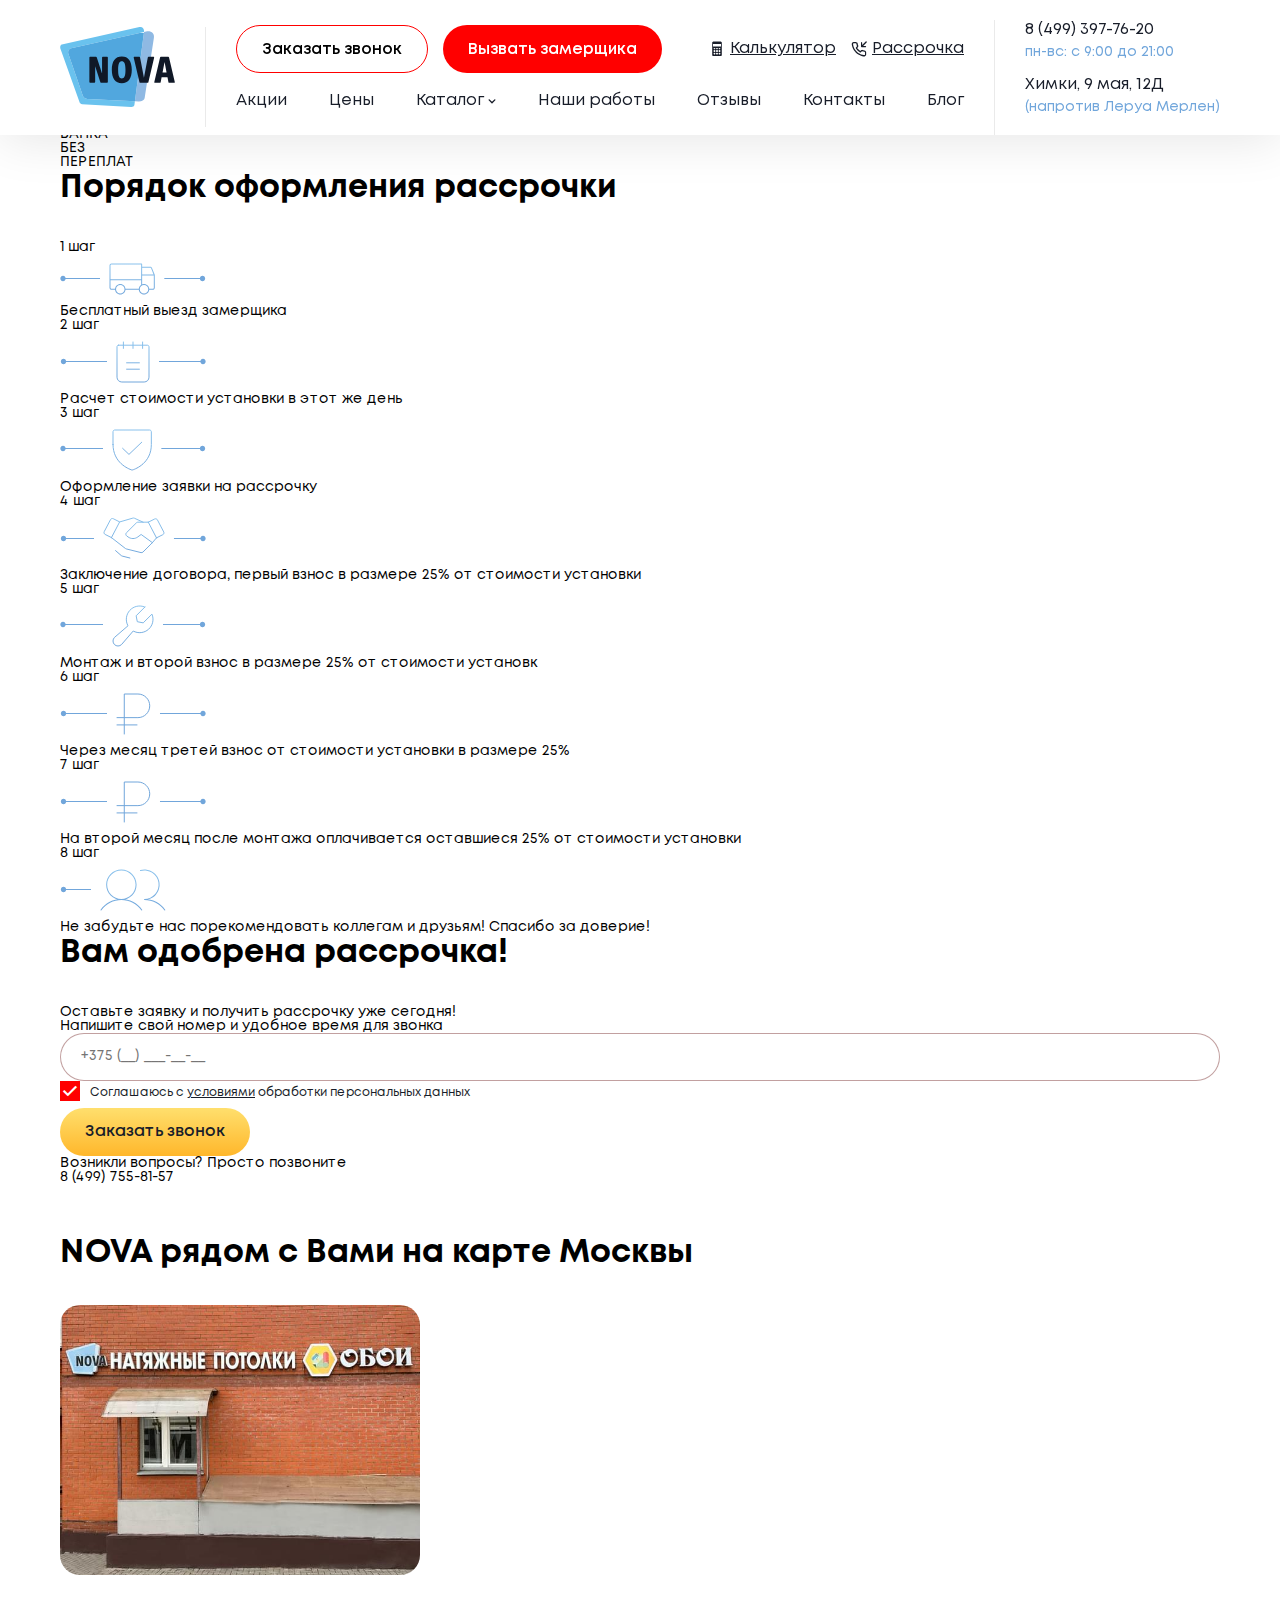
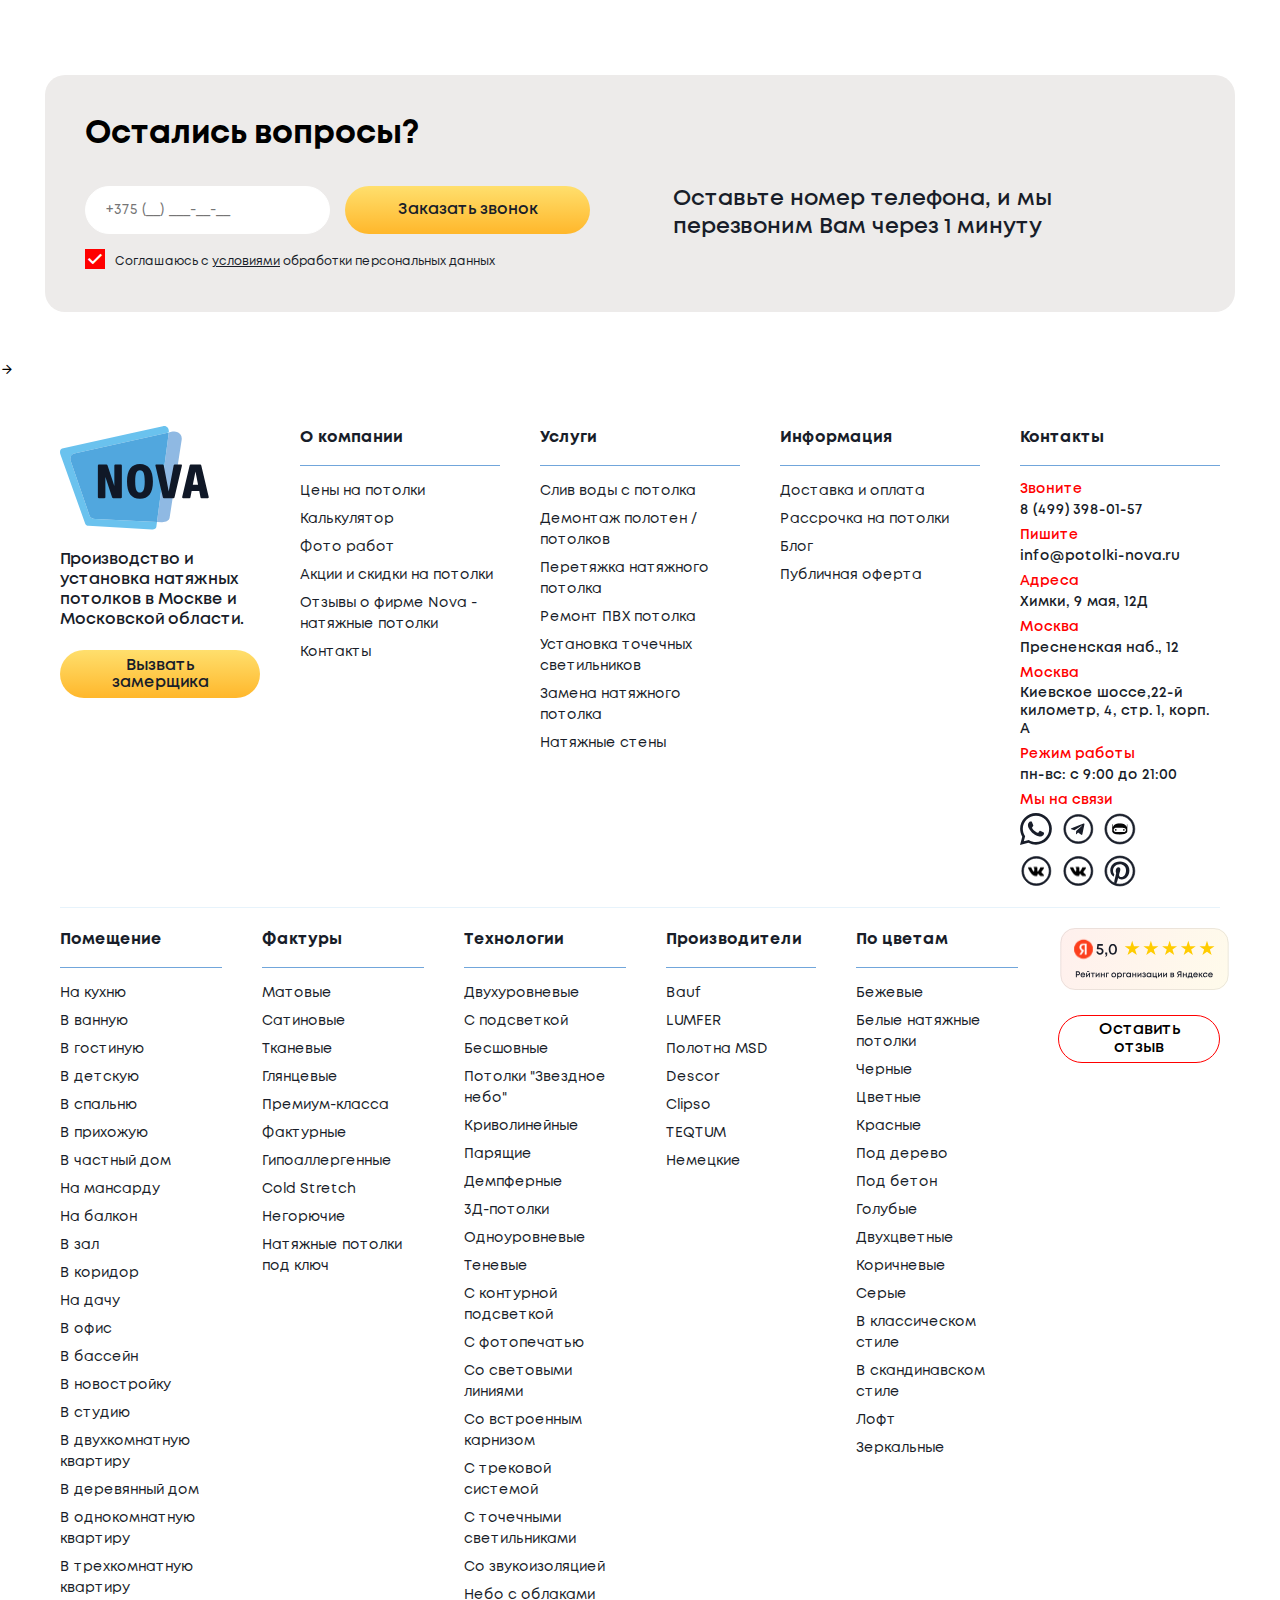
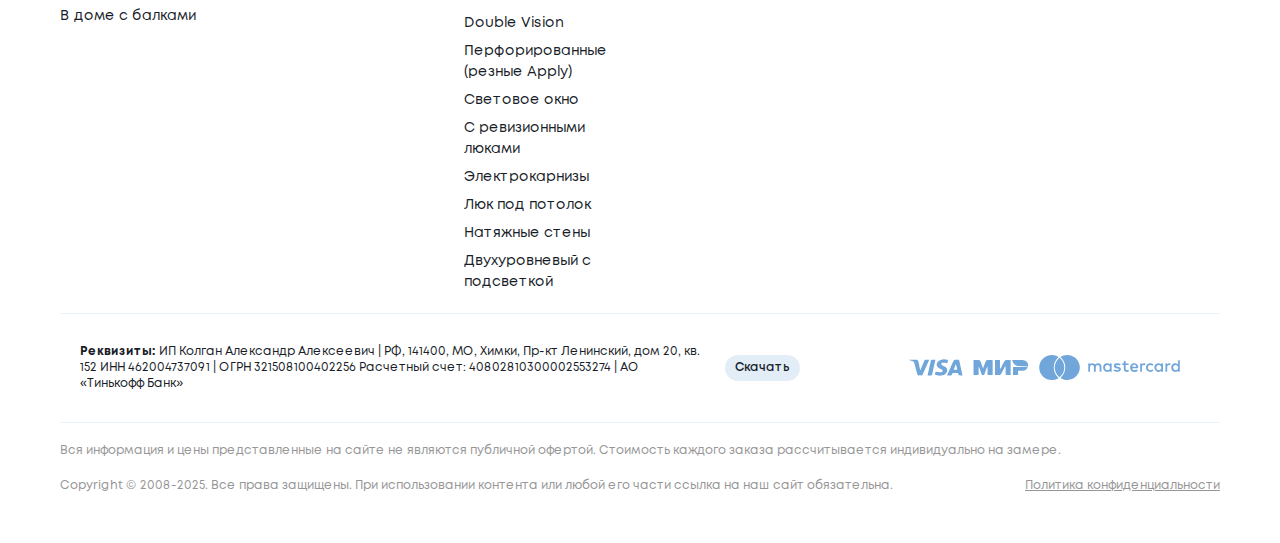
<file: page-installment.html>
<!DOCTYPE html>
<html lang="ru">

<head>
	<title>HomePage</title>
	<meta charset="UTF-8" />
	<meta name="format-detection" content="telephone=no" />
	<style>
		body {
			opacity: 1;
		}
	</style>
	<!-- <link
    href="https://cdn.jsdelivr.net/npm/bootstrap@5.3.2/dist/css/bootstrap.min.css?_v=20250813175216"
    rel="stylesheet"
  /> -->

	<link rel="stylesheet" href="css/style.min.css?_v=20250813175216" />
	<link rel="shortcut icon" href="favicon.ico" />
	<!-- <meta name="robots" content="noindex, nofollow"> -->
	<meta name="viewport" content="width=device-width, initial-scale=1.0" />
</head>

<body>
	<div class="wrapper">
		<header class="header">
			<div class="header__container">
				<div class="header__body">
					<a href="home.html" class="header__logo"><img src="img/header/logo.svg" alt="#" /></a>
					<div class="header__main">
						<div class="header__top">
							<div class="header__buttons">
								<a data-popup="#popup" class="header__button button button--white" href="#">Заказать звонок</a>
								<a data-da=".menu, 480" class="header__button header__button--red button button--red" href="#" data-popup="#popup-two">Вызвать замерщика</a>
							</div>
							<div data-da=".contact-header, 768" class="header__tools">
								<a data-goto-header data-goto="#calc" class="header__tools-link" href="">
									<i class="icon-calculator"></i>
									<span>Калькулятор</span>
								</a>
								<a class="header__tools-link" href="page-installment.html">
									<i class="icon-phone"></i>
									<span>Рассрочка</span></a>
							</div>
						</div>

						<div class="header__menu menu">
							<h3 class="menu__title">Меню</h3>
							<nav class="menu__body">
								<ul class="menu__list">
									<li class="menu__item">
										<a href="home.html" class="menu__link">Акции </a>
									</li>
									<li class="menu__item">
										<a href="price.html" class="menu__link">Цены</a>
									</li>

									<li class="menu__item menu__item--catalog">
										<span href="" class="menu__link">
											Каталог
											<img src="img/header/arrow-menu.svg" alt="#" />
										</span>
										<div class="submenu-catalog">
											<div class="menu__header">
												<button class="submenu-catalog__close icon-arrow-left"></button>
												<span> Каталог</span>
											</div>

											<div class="submenu-catalog__item">
												<h3 class="submenu-catalog__title">Фактуры</h3>
												<ul class="submenu-catalog__list">
													<!-- <li class="close"></li> -->
													<div class="menu__header-sub menu__header">
														<button class="submenu-catalog__list-close icon-arrow-left"></button>
														<span>Фактуры</span>
													</div>
													<li><a href="catalog.html">Матовые</a></li>
													<li><a href="#">Сатиновые</a></li>
													<li><a href="#">Тканевые</a></li>
													<li><a href="#">Глянцевые</a></li>
													<li>
														<a href="#">Премиум-класса</a>
													</li>
													<li><a href="#">Фактурные</a></li>
													<li>
														<a href="#">Гипоаллергенные</a>
													</li>
													<li>
														<a href="#">Cold Stretch</a>
													</li>
													<li><a href="#">Негорючие</a></li>
													<li>
														<a href="#">Натяжные потолки под ключ</a>
													</li>
												</ul>
											</div>
											<div class="submenu-catalog__item">
												<h3 class="submenu-catalog__title">Расчёты</h3>
												<ul class="submenu-catalog__list">
													<div class="menu__header-sub menu__header">
														<button class="submenu-catalog__list-close icon-arrow-left"></button>
														<span>Расчёты</span>
													</div>
													<li><a href="#">На кухню</a></li>
													<li><a href="#">В ванную</a></li>
													<li><a href="#">В гостиную</a></li>
													<li><a href="#">В детскую</a></li>
													<li><a href="#">В спальню</a></li>
													<li><a href="#">В прихожую</a></li>
													<li><a href="#">В частный дом</a></li>
												</ul>
											</div>
											<div class="submenu-catalog__item">
												<h3 class="submenu-catalog__title">Технологии</h3>
												<ul class="submenu-catalog__list">
													<div class="menu__header-sub menu__header">
														<button class="submenu-catalog__list-close icon-arrow-left"></button>
														<span>Технологии</span>
													</div>
													<li><a href="#">Матовые</a></li>
													<li><a href="#">Сатиновые</a></li>
													<li><a href="#">Тканевые</a></li>
													<li><a href="#">Глянцевые</a></li>
													<li><a href="#">Премиум-класса</a></li>
													<li><a href="#">Фактурные</a></li>
													<li><a href="#">Гипоаллергенные</a></li>
													<li><a href="#">Cold Stretch</a></li>
													<li><a href="#">Негорючие</a></li>
													<li><a href="#">Натяжные потолки под ключ</a></li>
												</ul>
											</div>
											<div class="submenu-catalog__item">
												<h3 class="submenu-catalog__title">Производители</h3>
												<ul class="submenu-catalog__list">
													<div class="menu__header-sub menu__header">
														<button class="submenu-catalog__list-close icon-arrow-left"></button>
														<span>Производители</span>
													</div>
													<li><a href="#">Bauf</a></li>
													<li><a href="#">LUMFER</a></li>
													<li><a href="#">Полотна MSD</a></li>
													<li><a href="#">Descor</a></li>
													<li><a href="#">Clipso</a></li>
													<li><a href="#">TEQTUM</a></li>
													<li><a href="#">Немецкие</a></li>
												</ul>
											</div>
										</div>
									</li>

									<li class="menu__item">
										<a href="work.html" class="menu__link">Наши работы</a>
									</li>

									<li class="menu__item">
										<a href="reviews.html" class="menu__link"> Отзывы </a>
									</li>
									<li class="menu__item">
										<a href="contact.html" class="menu__link"> Контакты </a>
									</li>
									<li class="menu__item">
										<a href="blog.html" class="menu__link">
											Блог
											<!-- <img src="img/header/arrow-menu.svg" alt="#" /> -->
										</a>

										<!-- <ul class="submenu">
                  <div class="submenu__header menu__header">
                    <button
                      class="submenu-close close icon-arrow-left"
                    ></button>
                    <span> О компании</span>
                  </div>
                  <li><a href="#">Доставка и оплата</a></li>
                  <li><a href="#">Рассрочка</a></li>
                  <li><a href="#">Блог</a></li>
                  <li><a href="#">Публичная оферта</a></li>
                  <li><a href="#">Вакансии</a></li>
                  <li><a href="#">Приют</a></li>
                </ul> -->
									</li>
								</ul>
							</nav>
							<button type="button" class="menu__icon menu__icon-phone icon-menu">
								<span></span>
							</button>
						</div>
					</div>
					<div data-da=".header, 1150,0" class="header__contact contact-header">
						<div class="contact-header__item">
							<a class="contact-header__phone" href="tel:84993977620">8 (499) 397-76-20</a>
							<p data-da=".menu, 768" class="contact-header__clock">
								пн-вс: c 9:00 до 21:00
							</p>
						</div>
						<div data-da=".menu, 768" class="contact-header__item contact-header__item--phone">
							<div class="contact-header__address">Химки, 9 мая, 12Д</div>
							<p class="contact-header__addres-local">(напротив Леруа Мерлен)</p>
						</div>
					</div>
					<button type="button" class="menu__icon icon-menu">
						<span></span>
					</button>
				</div>
			</div>
		</header>
		<div id="popup" aria-hidden="true" class="popup">
			<div class="popup__wrapper">
				<div class="popup__content">
					<button data-close type="button" class="popup__close">
						<svg xmlns="http://www.w3.org/2000/svg" version="1" viewBox="0 0 24 24">
							<path d="M13 12l5-5-1-1-5 5-5-5-1 1 5 5-5 5 1 1 5-5 5 5 1-1z"></path>
						</svg>
					</button>
					<div class="popup__body">
						<h2 class="popup__title">Закажите звонок</h2>
						<p class="popup__text">
							И наш менеджер перезвонит Вам в ближайшее время
						</p>
						<form data-ajax data-popup-message="#form-message" class="popup__form" action="files/sendmail/sendmail.php" method="POST">
							<input data-inputmask="'mask':'375 (99)-999-99-99'" data-required type="text" name="phone" data-error="Заполните поля" placeholder="+375 (__) ___-__-__" class="popup__input input" />
							<div class="checkbox">
								<input id="c_5" data-error="Ошибка" class="checkbox__input" type="checkbox" value="согласен" name="check" checked />
								<label for="c_5" class="checkbox__label"><span class="checkbox__text">Соглашаюсь с
										<a href="/privacy.html" target="_blank">условиями</a> обработки
										персональных данных
									</span></label>
							</div>
							<button type="submit" class="popup__button button button--yellow">
								Заказать звонок
							</button>
						</form>
					</div>
				</div>
			</div>
		</div>

		<div id="popup-two" aria-hidden="true" class="popup">
			<div class="popup__wrapper">
				<div class="popup__content">
					<button data-close type="button" class="popup__close">
						<svg xmlns="http://www.w3.org/2000/svg" version="1" viewBox="0 0 24 24">
							<path d="M13 12l5-5-1-1-5 5-5-5-1 1 5 5-5 5 1 1 5-5 5 5 1-1z"></path>
						</svg>
					</button>
					<div class="popup__body">
						<h2 class="popup__title">Закажите бесплатный выезд замерщика</h2>
						<p class="popup__text">Заполните форму для вызова замерщика</p>
						<form data-ajax data-popup-message="#form-message" class="popup__form" action="files/sendmail/sendmail.php" method="POST">
							<input data-inputmask="'mask':'375 (99)-999-99-99'" data-required type="text" name="phone" data-error="Заполните поля" placeholder="+375 (__) ___-__-__" class="popup__input input" />
							<div class="checkbox">
								<input id="c_6" data-error="Ошибка" class="checkbox__input" type="checkbox" value="согласен" name="check" checked />
								<label for="c_6" class="checkbox__label"><span class="checkbox__text">Соглашаюсь с
										<a href="/privacy.html" target="_blank">условиями</a> обработки
										персональных данных
									</span></label>
							</div>
							<button type="submit" class="popup__button button button--yellow">
								Заказать звонок
							</button>
						</form>
					</div>
				</div>
			</div>
		</div>
		<div id="popup-three" aria-hidden="true" class="popup">
			<div class="popup__wrapper">
				<div class="popup__content">
					<button data-close type="button" class="popup__close">
						<svg xmlns="http://www.w3.org/2000/svg" version="1" viewBox="0 0 24 24">
							<path d="M13 12l5-5-1-1-5 5-5-5-1 1 5 5-5 5 1 1 5-5 5 5 1-1z"></path>
						</svg>
					</button>
					<div class="popup__body">
						<h2 class="popup__title">Воспользуйтесь предложением</h2>
						<p class="popup__text">Для этого заполните форму</p>
						<form data-ajax data-popup-message="#form-message" class="popup__form" action="files/sendmail/sendmail.php" method="POST">
							<input data-inputmask="'mask':'375 (99)-999-99-99'" data-required type="text" name="phone" data-error="Заполните поля" placeholder="+375 (__) ___-__-__" class="popup__input input" />
							<div class="checkbox">
								<input id="c_7" data-error="Ошибка" class="checkbox__input" type="checkbox" value="согласен" name="check" checked />
								<label for="c_7" class="checkbox__label"><span class="checkbox__text">Соглашаюсь с
										<a href="/privacy.html" target="_blank">условиями</a> обработки
										персональных данных
									</span></label>
							</div>
							<button type="submit" class="popup__button button button--yellow">
								Заказать звонок
							</button>
						</form>
					</div>
				</div>
			</div>
		</div>

		<div id="popup-four" aria-hidden="true" class="popup">
			<div class="popup__wrapper">
				<div class="popup__content">
					<button data-close type="button" class="popup__close">
						<svg xmlns="http://www.w3.org/2000/svg" version="1" viewBox="0 0 24 24">
							<path d="M13 12l5-5-1-1-5 5-5-5-1 1 5 5-5 5 1 1 5-5 5 5 1-1z"></path>
						</svg>
					</button>
					<div class="popup__body">
						<h2 class="popup__title">Заказать натяжные потолки в рассрочку</h2>
						<form data-ajax data-popup-message="#form-message" class="popup__form" action="files/sendmail/sendmail.php" method="POST">
							<input data-inputmask="'mask':'375 (99)-999-99-99'" data-required type="text" name="phone" data-error="Заполните поля" placeholder="+375 (__) ___-__-__" class="popup__input input" />
							<div class="checkbox">
								<input id="c_9" data-error="Ошибка" class="checkbox__input" type="checkbox" value="согласен" name="check" checked />
								<label for="c_9" class="checkbox__label"><span class="checkbox__text">Соглашаюсь с
										<a href="/privacy.html" target="_blank">условиями</a> обработки
										персональных данных
									</span></label>
							</div>
							<button type="submit" class="popup__button button button--yellow">
								Заказать звонок
							</button>
						</form>
					</div>
				</div>
			</div>
		</div>
		<div id="popup-five" aria-hidden="true" class="popup">
			<div class="popup__wrapper">
				<div class="popup__content">
					<button data-close type="button" class="popup__close">
						<svg xmlns="http://www.w3.org/2000/svg" version="1" viewBox="0 0 24 24">
							<path d="M13 12l5-5-1-1-5 5-5-5-1 1 5 5-5 5 1 1 5-5 5 5 1-1z"></path>
						</svg>
					</button>
					<div class="popup__body">
						<h2 class="popup__title">Рассчитайте стоимость натяжного потолка</h2>
						<p class="popup__text">
							Оставьте заявку и получите подарок от компании NOVA
						</p>
						<form data-ajax data-popup-message="#form-message" class="popup__form" action="files/sendmail/sendmail.php" method="POST">
							<input data-inputmask="'mask':'375 (99)-999-99-99'" data-required type="text" name="phone" data-error="Заполните поля" placeholder="+375 (__) ___-__-__" class="popup__input input" />
							<div class="checkbox">
								<input id="c_10" data-error="Ошибка" class="checkbox__input" type="checkbox" value="согласен" name="check" checked />
								<label for="c_10" class="checkbox__label"><span class="checkbox__text">Соглашаюсь с
										<a href="/privacy.html" target="_blank">условиями</a> обработки
										персональных данных
									</span></label>
							</div>
							<button type="submit" class="popup__button button button--yellow">
								Заказать звонок
							</button>
						</form>
					</div>
				</div>
			</div>
		</div>

		<div id="popup-six" aria-hidden="true" class="popup">
			<div class="popup__wrapper">
				<div class="popup__content">
					<button data-close type="button" class="popup__close">
						<svg xmlns="http://www.w3.org/2000/svg" version="1" viewBox="0 0 24 24">
							<path d="M13 12l5-5-1-1-5 5-5-5-1 1 5 5-5 5 1 1 5-5 5 5 1-1z"></path>
						</svg>
					</button>
					<div class="popup__body">
						<h2 class="popup__title">Задать вопрос</h2>
						<p class="popup__text">Напишите интересующий Вас вопрос</p>
						<form data-ajax data-popup-message="#form-message" class="popup__form" action="files/sendmail/sendmail.php" method="POST">
							<input data-inputmask="'mask':'375 (99)-999-99-99'" data-required type="text" name="phone" data-error="Заполните поля" placeholder="+375 (__) ___-__-__" class="popup__input input" />
							<textarea data-required autocomplete="off" name="text" placeholder="Ваш комментарий" data-error="Напишите комментарий" class="input" data-autoheight data-autoheight-min="150" data-autoheight-max="330"></textarea>
							<div class="checkbox">
								<input id="c_8" data-error="Ошибка" class="checkbox__input" type="checkbox" value="согласен" name="check" checked />
								<label for="c_8" class="checkbox__label"><span class="checkbox__text">Соглашаюсь с
										<a href="/privacy.html" target="_blank">условиями</a> обработки
										персональных данных
									</span></label>
							</div>
							<button type="submit" class="popup__button button button--yellow">
								Заказать звонок
							</button>
						</form>
					</div>
				</div>
			</div>
		</div>
		<div id="form-message" aria-hidden="true" class="popup">
			<div class="popup__wrapper">
				<div class="popup__content">
					<button data-close type="button" class="popup__close">
						<svg xmlns="http://www.w3.org/2000/svg" version="1" viewBox="0 0 24 24">
							<path d="M13 12l5-5-1-1-5 5-5-5-1 1 5 5-5 5 1 1 5-5 5 5 1-1z"></path>
						</svg>
					</button>
					<div class="popup__body">
						<h2 class="popup__title" style="
            color: red;
            font-size: 24px;
            font-weight: 600;
            text-align: center;
            margin: 20px 0;
            padding: 15px;
            background-color: #f8f9fa;
            border-radius: 8px;
            box-shadow: 0 2px 4px rgba(0, 0, 0, 0.1);
            animation: fadeIn 0.5s ease-in-out;
          ">
							Спасибо, ваша форма успешно отправлена!
						</h2>
						<style>
							@keyframes fadeIn {
								from {
									opacity: 0;
									transform: translateY(-10px);
								}

								to {
									opacity: 1;
									transform: translateY(0);
								}
							}
						</style>
					</div>
				</div>
			</div>
		</div>

		<div id="popup-seven" aria-hidden="true" class="popup">
			<div class="popup__wrapper">
				<div class="popup__content">
					<button data-close type="button" class="popup__close">
						<svg xmlns="http://www.w3.org/2000/svg" version="1" viewBox="0 0 24 24">
							<path d="M13 12l5-5-1-1-5 5-5-5-1 1 5 5-5 5 1 1 5-5 5 5 1-1z"></path>
						</svg>
					</button>
					<div class="popup__body">
						<h2 class="popup__title">Оставить отзыв</h2>

						<form data-ajax data-popup-message="#form-message" class="popup__form" action="files/sendmail/sendmail.php" method="POST">
							<input data-inputmask="'mask':'375 (99)-999-99-99'" data-required type="text" name="phone" data-error="Заполните поля" placeholder="+375 (__) ___-__-__" class="popup__input input" />
							<textarea data-required autocomplete="off" name="text" placeholder="Ваш комментарий" data-error="Напишите комментарий" class="input" data-autoheight data-autoheight-min="150" data-autoheight-max="330"></textarea>
							<div class="checkbox">
								<input id="c_11" data-error="Ошибка" class="checkbox__input" type="checkbox" value="согласен" name="check" checked />
								<label for="c_11" class="checkbox__label"><span class="checkbox__text">Соглашаюсь с
										<a href="/privacy.html" target="_blank">условиями</a> обработки
										персональных данных
									</span></label>
							</div>
							<button type="submit" class="popup__button button button--yellow">
								Заказать звонок
							</button>
						</form>
					</div>
				</div>
			</div>
		</div>


		<main class="page page-installment">
			<section class="reviews-hero">
				<div class="reviews-hero__container">
					<h1 class="reviews-hero__title">Натяжные потолки в рассрочку 0%</h1>
					<p class="reviews-hero__text">
						Всем нашим клиентам мы предлагаем беспроцентную рассрочку
					</p>
				</div>
			</section>

			<section class="buy">
				<div class="buy__container">
					<h2 class="buy__title title">
						Вы можете приобрести любые потолки в рассрочку
					</h2>
					<div class="buy__items">
						<div class="buy__item">НА 2,5 МЕСЯЦА</div>
						<div class="buy__item">
							<span>БЕЗ</span>
							<p>БАНКА</p>
						</div>
						<div class="buy__item">
							<span>БЕЗ</span>
							<p>ПЕРЕПЛАТ</p>
						</div>
					</div>
				</div>
			</section>
			<section class="order">
				<div class="order__container">
					<h2 class="order__title title">Порядок оформления рассрочки</h2>
					<div class="order__items">
						<div class="order__item">
							<div class="order__top">
								<div class="order__step">1 шаг</div>
								<img class="order__image" src="img/order/step-1.svg" alt="#" />
							</div>
							<p class="order__text">Бесплатный выезд замерщика</p>
						</div>
						<div class="order__item">
							<div class="order__top">
								<div class="order__step">2 шаг</div>
								<img class="order__image" src="img/order/step-2.svg" alt="#" />
							</div>
							<p class="order__text">
								Расчет стоимости установки в этот же день
							</p>
						</div>
						<div class="order__item">
							<div class="order__top">
								<div class="order__step">3 шаг</div>
								<img class="order__image" src="img/order/step-3.svg" alt="#" />
							</div>
							<p class="order__text">Оформление заявки на рассрочку</p>
						</div>
						<div class="order__item">
							<div class="order__top">
								<div class="order__step">4 шаг</div>
								<img class="order__image" src="img/order/step-4.svg" alt="#" />
							</div>
							<p class="order__text">
								Заключение договора, первый взнос в размере 25% от стоимости
								установки
							</p>
						</div>
						<div class="order__item">
							<div class="order__top">
								<div class="order__step">5 шаг</div>
								<img class="order__image" src="img/order/step-5.svg" alt="#" />
							</div>
							<p class="order__text">
								Монтаж и второй взнос в размере 25% от стоимости установк
							</p>
						</div>
						<div class="order__item">
							<div class="order__top">
								<div class="order__step">6 шаг</div>
								<img class="order__image" src="img/order/step-6.svg" alt="#" />
							</div>
							<p class="order__text">
								Через месяц третей взнос от стоимости установки в размере 25%
							</p>
						</div>
						<div class="order__item">
							<div class="order__top">
								<div class="order__step">7 шаг</div>
								<img class="order__image" src="img/order/step-7.svg" alt="#" />
							</div>
							<p class="order__text">
								На второй месяц после монтажа оплачивается оставшиеся 25% от
								стоимости установки
							</p>
						</div>
						<div class="order__item">
							<div class="order__top">
								<div class="order__step">8 шаг</div>
								<img class="order__image" src="img/order/step-8.svg" alt="#" />
							</div>
							<p class="order__text">
								Не забудьте нас порекомендовать коллегам и друзьям! Спасибо за
								доверие!
							</p>
						</div>
					</div>
				</div>
			</section>

			<section class="savings">
				<div class="savings__container">
					<div class="savings__content">
						<h2 class="savings__title title">Вам одобрена рассрочка!</h2>
						<p class="savings__text">
							Оставьте заявку и получить рассрочку уже сегодня!
						</p>
					</div>
					<form data-ajax="" data-popup-message="#form-message" class="savings__form form-savings" action="files/sendmail/sendmail.php" method="POST">
						<h3 class="form-savings__title">
							Напишите свой номер и удобное время для звонка
						</h3>
						<div class="form-savings__item">
							<input data-inputmask="'mask':'375 (99)-999-99-99'" data-required="" type="text" name="phone" data-error="Заполните поля" placeholder="+375 (__) ___-__-__" class="popup__input input" inputmode="text" />
							<div class="checkbox">
								<input id="c_21" data-error="Ошибка" class="checkbox__input" type="checkbox" value="согласен" name="check" checked="" />
								<label for="c_21" class="checkbox__label"><span class="checkbox__text">Соглашаюсь с
										<a href="/privacy.html" target="_blank">условиями</a>
										обработки персональных данных
									</span></label>
							</div>
							<button type="submit" class="popup__button button button--yellow">
								Заказать звонок
							</button>
						</div>
						<p class="form-savings__text">
							Возникли вопросы? Просто позвоните
						</p>
						<a class="form-savings__phone" href="tel:74997558157">8 (499) 755-81-57</a>
					</form>
				</div>
			</section>
			<section class="map">
				<div class="map__container">
					<h2 class="map__title title">NOVA рядом с Вами на карте Москвы</h2>
					<div class="map__body">
						<div class="map__image">
							<img src="img/map/office.jpg" alt="#" />
						</div>
						<div class="map__map">
							<iframe src="https://yandex.ru/map-widget/v1/?lang=ru_RU&amp;scroll=false&amp;source=constructor-api&amp;um=constructor%3Ab954b9eb59e95230cbd0a44d3a7e3f9dc072aa8799804a92537534b7acec8625" frameborder="0" allowfullscreen="true" width="100%" height="100%" style="display: block"></iframe>
						</div>
					</div>
				</div>
			</section>
			<section class="measuring">
				<div class="measuring__container">
					<img class="measuring__image-bg" src="img/measuring/form.png" alt="#" />
					<h2 class="measuring__title title">Остались вопросы?</h2>
					<div class="measuring__body">
						<form data-ajax data-popup-message="#form-message" class="measuring__form" action="files/sendmail/sendmail.php" method="POST">
							<div class="measuring__form-item">
								<input data-inputmask="'mask': '375 (99)-999-99-99'" data-required="" type="text" name="phone" data-error="Заполните поля" placeholder="+375 (__) ___-__-__" class="input" inputmode="text" />
								<button type="submit" class="measuring__button button button--yellow">
									Заказать звонок
								</button>
							</div>
							<div class="checkbox">
								<input id="c_20" data-error="Ознакомтесь с условиями обработки персональных данных" class="checkbox__input" type="checkbox" value="Согласен условиями обработки персональных данных" name="check" checked data-required />
								<label for="c_20" class="checkbox__label"><span class="checkbox__text">Соглашаюсь с
										<a href="" target="_blank">условиями</a> обработки
										персональных данных</span></label>
							</div>
						</form>
						<p class="measuring__text">
							Оставьте номер телефона, и мы перезвоним Вам через 1 минуту
						</p>
					</div>
				</div>
			</section>
			<div class="nav">
				<a href="#"><i class="icon-arrow-right"></i></a>
			</div>
		</main>
		<footer class="footer">
			<div class="footer__container">
				<div class="footer__top top-footer">
					<div class="top-footer__column">
						<a class="top-footer__logo" href="#">
							<img src="img/footer/logo.svg" alt="#" />
						</a>
						<p class="top-footer__text">
							Производство и установка натяжных потолков в Москве и Московской
							области.
						</p>
						<a data-popup="#popup-two" class="top-footer__button button button--yellow" href="#">Вызвать замерщика</a>
					</div>
					<div data-dynamic-list="company" data-list-breakpoint="480,max" data-spollers="480,max" class="bottom-footer__menu">
						<div class="bottom-footer__item">
							<h3 data-list-trigger data-spoller class="bottom-footer__title">
								О компании
							</h3>
							<ul data-list-content data-visible-items="5" class="bottom-footer__list">
								<li><a href="#">Цены на потолки</a></li>
								<li><a href="#">Калькулятор</a></li>
								<li><a href="#">Фото работ</a></li>
								<li><a href="#">Акции и скидки на потолки</a></li>
								<li><a href="#">Отзывы о фирме Nova - натяжные потолки</a></li>
								<li><a href="#">Контакты</a></li>
							</ul>
						</div>
						<button data-list-button hidden type="button" class="bottom-footer__more">
							<span>Еще</span><span>Скрыть</span>
						</button>
					</div>
					<div data-dynamic-list="menu" data-list-breakpoint="480,max" data-spollers="480,max" class="bottom-footer__menu">
						<div class="bottom-footer__item">
							<h3 data-list-trigger data-spoller class="bottom-footer__title">
								Услуги
							</h3>
							<ul data-list-content data-visible-items="5" class="bottom-footer__list">
								<li><a href="">Слив воды с потолка</a></li>
								<li><a href="">Демонтаж полотен / потолков</a></li>
								<li><a href="">Перетяжка натяжного потолка</a></li>
								<li><a href="">Ремонт ПВХ потолка</a></li>
								<li><a href="">Установка точечных светильников</a></li>
								<li><a href="">Замена натяжного потолка</a></li>
								<li><a href="">Натяжные стены</a></li>
							</ul>
						</div>
						<button data-list-button hidden type="button" class="bottom-footer__more">
							<span>Еще</span><span>Скрыть</span>
						</button>
					</div>
					<div data-dynamic-list="menu" data-list-breakpoint="480,max" data-spollers="480,max" class="bottom-footer__menu">
						<div class="bottom-footer__item">
							<h3 data-list-trigger data-spoller class="bottom-footer__title">
								Информация
							</h3>
							<ul data-list-content data-visible-items="5" class="bottom-footer__list">
								<li><a href="#">Доставка и оплата</a></li>
								<li><a href="#">Рассрочка на потолки</a></li>
								<li><a href="#">Блог</a></li>
								<li><a href="#">Публичная оферта</a></li>
							</ul>
						</div>
						<button data-list-button hidden type="button" class="bottom-footer__more">
							<span>Еще</span><span>Скрыть</span>
						</button>
					</div>
					<div data-dynamic-list="menu" data-list-breakpoint="480,max" data-spollers="480,max" class="bottom-footer__menu">
						<div class="bottom-footer__item">
							<h3 data-list-trigger data-spoller class="bottom-footer__title">
								Контакты
							</h3>
							<ul data-list-content data-visible-items="5" class="bottom-footer__list">
								<li class="top-footer__item">
									<h4 class="top-footer__contact-title">Звоните</h4>
									<a class="top-footer__contact-link" href="tel:8 (499) 398-01-57">8 (499) 398-01-57</a>
								</li>
								<li class="top-footer__item">
									<h4 class="top-footer__contact-title">Пишите</h4>
									<a class="top-footer__contact-link" href="malito:info@potolki-nova.ru">info@potolki-nova.ru</a>
								</li>
								<li class="top-footer__item">
									<h4 class="top-footer__contact-title">Адресa</h4>
									<p class="top-footer__contact-text">Химки, 9 мая, 12Д</p>
								</li>
								<li class="top-footer__item">
									<h4 class="top-footer__contact-title">Москва</h4>
									<p class="top-footer__contact-text">Пресненская наб., 12</p>
								</li>
								<li class="top-footer__item">
									<h4 class="top-footer__contact-title">Москва</h4>
									<p class="top-footer__contact-text">
										Киевское шоссе,22-й километр, 4, стр. 1, корп. А
									</p>
								</li>
								<li class="top-footer__item">
									<h4 class="top-footer__contact-title">Режим работы</h4>
									<p class="top-footer__contact-text">пн-вс: c 9:00 до 21:00</p>
								</li>
								<li class="top-footer__item">
									<h4 class="top-footer__contact-title">Мы на связи</h4>
									<div class="top-footer__contact-socials">
										<a href="#"><img src="img/footer/wp-black.svg" alt="#" /></a>
										<a href="#"><img src="img/footer/tg-black.svg" alt="#" /></a>
										<a href="#"><img src="img/footer/tgbot-black.svg" alt="#" /></a>
										<a href="#"><img src="img/footer/vk-black.svg" alt="#" /></a>
										<a href="#"><img src="img/footer/vk-black.svg" alt="#" /></a>
										<a href="#"><img src="img/footer/pinterest-black.svg" alt="#" /></a>
									</div>
								</li>
							</ul>
						</div>
						<button data-list-button hidden type="button" class="bottom-footer__more">
							<span>Еще</span><span>Скрыть</span>
						</button>
					</div>
				</div>
				<div class="footer__bottom bottom-footer">
					<div data-dynamic-list="menu" data-list-breakpoint="480,max" data-spollers="480,max" class="bottom-footer__menu">
						<div class="bottom-footer__item">
							<h3 data-list-trigger data-spoller class="bottom-footer__title">
								Помещение
							</h3>
							<ul data-list-content data-visible-items="5" class="bottom-footer__list">
								<li><a href="">На кухню</a></li>
								<li><a href="">В ванную</a></li>
								<li><a href="">В гостиную</a></li>
								<li><a href="">В детскую</a></li>
								<li><a href="">В спальню</a></li>
								<li><a href="">В прихожую</a></li>
								<li><a href="">В частный дом</a></li>
								<li><a href="">На мансарду</a></li>
								<li><a href="">На балкон</a></li>
								<li><a href="">В зал</a></li>
								<li><a href="">В коридор</a></li>
								<li><a href="">На дачу</a></li>
								<li><a href="">В офис</a></li>
								<li><a href="">В бассейн</a></li>
								<li><a href="">В новостройку</a></li>
								<li>
									<a href="">В студию</a>
								</li>
								<li>
									<a href="">В двухкомнатную квартиру</a>
								</li>
								<li>
									<a href="">В деревянный дом</a>
								</li>
								<li>
									<a href="">В однокомнатную квартиру</a>
								</li>
								<li>
									<a href="">В трехкомнатную квартиру</a>
								</li>
								<li>
									<a href="">В доме с балками</a>
								</li>
							</ul>
						</div>
						<button data-list-button hidden type="button" class="bottom-footer__more">
							<span>Еще</span><span>Скрыть</span>
						</button>
					</div>
					<div data-dynamic-list="menu" data-list-breakpoint="480,max" data-spollers="480,max" class="bottom-footer__menu">
						<div class="bottom-footer__item">
							<h3 data-list-trigger data-spoller class="bottom-footer__title">
								Фактуры
							</h3>
							<ul data-list-content data-visible-items="5" class="bottom-footer__list">
								<li><a href="">Матовые</a></li>
								<li><a href="">Сатиновые</a></li>
								<li><a href="">Тканевые</a></li>
								<li><a href="">Глянцевые</a></li>
								<li><a href="">Премиум-класса</a></li>
								<li><a href="">Фактурные</a></li>
								<li><a href="">Гипоаллергенные</a></li>
								<li><a href="">Cold Stretch</a></li>
								<li><a href="">Негорючие</a></li>
								<li><a href="">Натяжные потолки под ключ</a></li>
							</ul>
						</div>
						<button data-list-button hidden type="button" class="bottom-footer__more">
							<span>Еще</span><span>Скрыть</span>
						</button>
					</div>
					<div data-dynamic-list="menu" data-list-breakpoint="480,max" data-spollers="480,max" class="bottom-footer__menu">
						<div class="bottom-footer__item">
							<h3 data-list-trigger data-spoller class="bottom-footer__title">
								Технологии
							</h3>
							<ul data-list-content data-visible-items="5" class="bottom-footer__list">
								<li><a href="">Двухуровневые</a></li>
								<li><a href="">С подсветкой</a></li>
								<li><a href="">Бесшовные</a></li>
								<li><a href="">Потолки "Звездное небо"</a></li>
								<li><a href="">Криволинейные</a></li>
								<li><a href="">Парящие</a></li>
								<li><a href="">Демпферные</a></li>
								<li><a href="">3Д-потолки</a></li>
								<li><a href="">Одноуровневые</a></li>
								<li><a href="">Теневые</a></li>
								<li><a href="">С контурной подсветкой</a></li>
								<li><a href="">С фотопечатью</a></li>
								<li><a href="">Со световыми линиями</a></li>
								<li><a href="">Со встроенным карнизом</a></li>
								<li><a href="">С трековой системой</a></li>
								<li><a href="">С точечными светильниками</a></li>
								<li><a href="">Со звукоизоляцией</a></li>
								<li><a href="">Небо с облаками</a></li>
								<li><a href="">Double Vision</a></li>
								<li><a href="">Перфорированные (резные Apply)</a></li>
								<li><a href="">Световое окно</a></li>
								<li><a href="">С ревизионными люками</a></li>
								<li><a href="">Электрокарнизы</a></li>
								<li><a href="">Люк под потолок</a></li>
								<li><a href="">Натяжные стены</a></li>
								<li><a href="">Двухуровневый с подсветкой</a></li>
							</ul>
						</div>
						<button data-list-button hidden type="button" class="bottom-footer__more">
							<span>Еще</span><span>Скрыть</span>
						</button>
					</div>
					<div data-dynamic-list="menu" data-list-breakpoint="480,max" data-spollers="480,max" class="bottom-footer__menu">
						<div class="bottom-footer__item">
							<h3 data-list-trigger data-spoller class="bottom-footer__title">
								Производители
							</h3>
							<ul data-list-content data-visible-items="5" class="bottom-footer__list">
								<li><a href="">Bauf</a></li>
								<li><a href="">LUMFER</a></li>
								<li><a href="">Полотна MSD</a></li>
								<li><a href="">Descor</a></li>
								<li><a href="">Clipso</a></li>
								<li><a href="">TEQTUM</a></li>
								<li><a href="">Немецкие</a></li>
							</ul>
						</div>
						<button data-list-button hidden type="button" class="bottom-footer__more">
							<span>Еще</span><span>Скрыть</span>
						</button>
					</div>
					<div data-dynamic-list="menu" data-list-breakpoint="480,max" data-spollers="480,max" class="bottom-footer__menu">
						<div class="bottom-footer__item">
							<h3 data-list-trigger data-spoller class="bottom-footer__title">
								По цветам
							</h3>
							<ul data-list-content data-visible-items="5" class="bottom-footer__list">
								<li><a href="">Бежевые</a></li>
								<li><a href="">Белые натяжные потолки</a></li>
								<li><a href="">Черные</a></li>
								<li><a href="">Цветные</a></li>
								<li><a href="">Красные</a></li>
								<li><a href="">Под дерево</a></li>
								<li><a href="">Под бетон</a></li>
								<li><a href="">Голубые</a></li>
								<li><a href="">Двухцветные</a></li>
								<li><a href="">Коричневые</a></li>
								<li><a href="">Серые</a></li>
								<li><a href="">В классическом стиле</a></li>
								<li><a href="">В скандинавском стиле</a></li>
								<li><a href="">Лофт</a></li>
								<li><a href="">Зеркальные</a></li>
							</ul>
						</div>
						<button data-list-button hidden type="button" class="bottom-footer__more">
							<span>Еще</span><span>Скрыть</span>
						</button>
					</div>
					<div class="bottom-footer__column">
						<a class="bottom-footer__column-yandex" href="#">
							<img src="img/footer/banyandex.svg" alt="#" />
						</a>
						<a data-popup="#popup-seven" download="Отзыв_клиента.pdf" class="bottom-footer__column-button button button--white" href="#">Оставить отзыв</a>
					</div>
				</div>
				<div class="footer__buy buy-footer">
					<div class="buy-footer__rec">
						<p class="buy-footer__text">
							<strong>Реквизиты:</strong> ИП Колган Александр Алексеевич | РФ,
							141400, МО, Химки, Пр-кт Ленинский, дом 20, кв. 152 ИНН 462004737091 |
							ОГРН 321508100402256 Расчетный счет: 40802810300002553274 | АО
							«Тинькофф Банк»
						</p>
						<a class="buy-footer__button" target="_blank" href="img/rekvizity.pdf">Скачать</a>
					</div>
					<div class="buy-footer__pay">
						<img class="buy-footer__image" src="img/footer/visa.svg" alt="#" />
						<img class="buy-footer__image" src="img/footer/mir.svg" alt="#" />
						<img class="buy-footer__image" src="img/footer/mastercard.svg" alt="#" />
					</div>
				</div>
				<div class="footer__info">
					Вся информация и цены представленные на сайте не являются публичной
					офертой. Стоимость каждого заказа рассчитывается индивидуально на замере.
				</div>
				<div class="footer__info">
					<p>
						Copyright © 2008-2025. Все права защищены. При использовании контента
						или любой его части ссылка на наш сайт обязательна.
					</p>
					<a href="#">Политика конфиденциальности</a>
				</div>
			</div>
		</footer>

	</div>
	<script src="js/app.min.js?_v=20250813175216"></script>
</body>

</html>
</file>
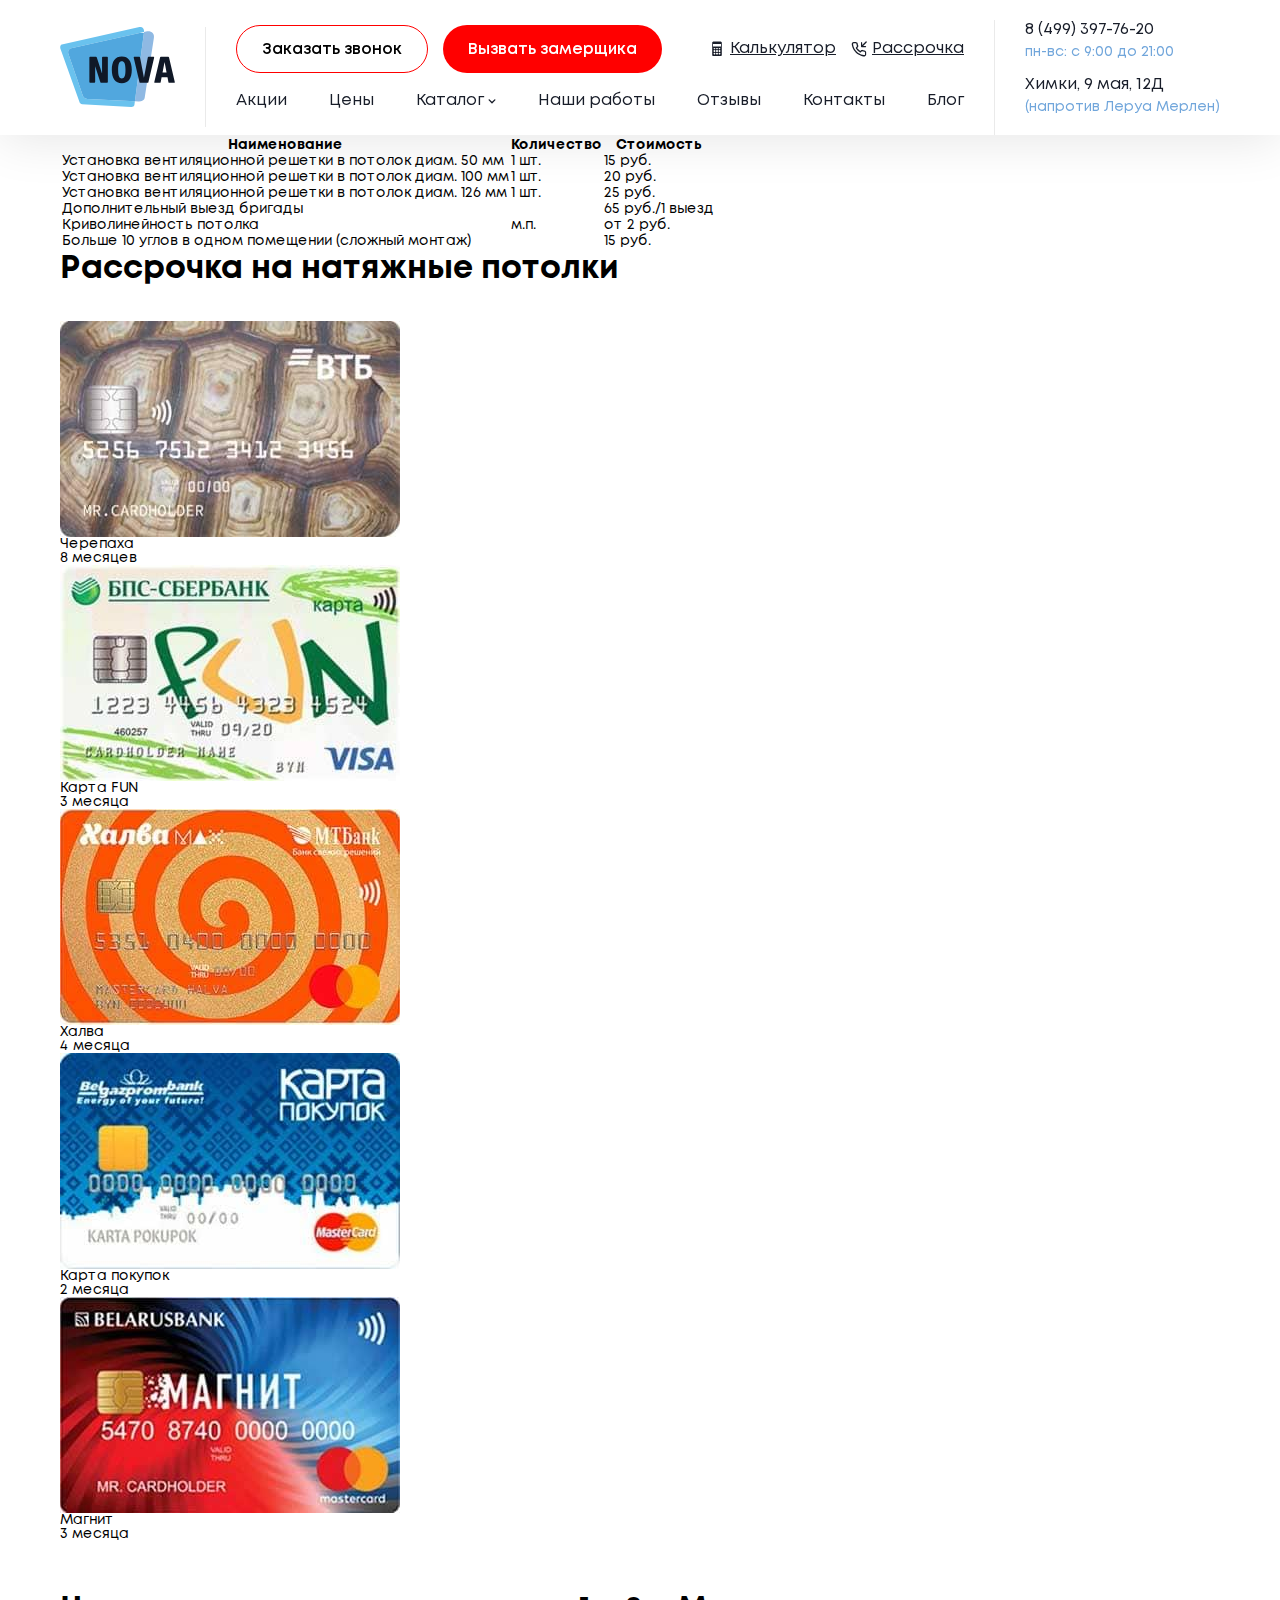
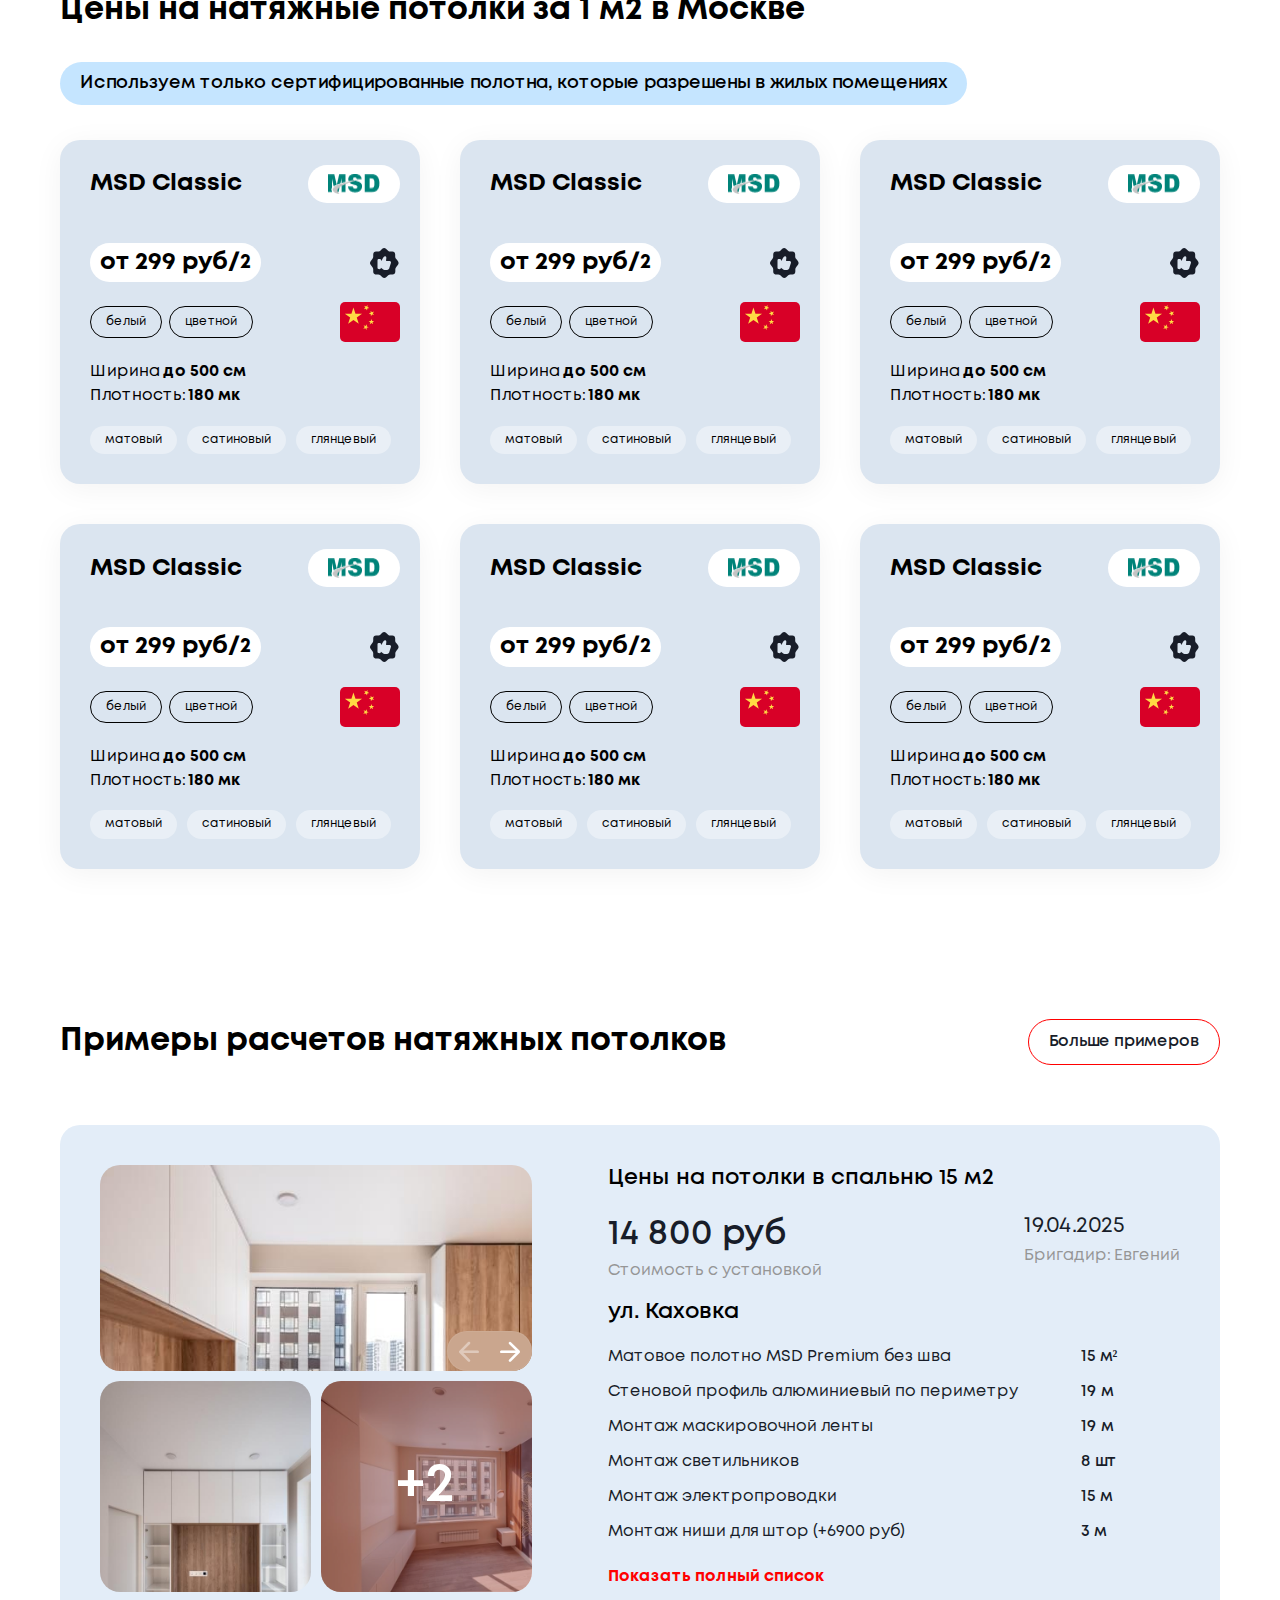
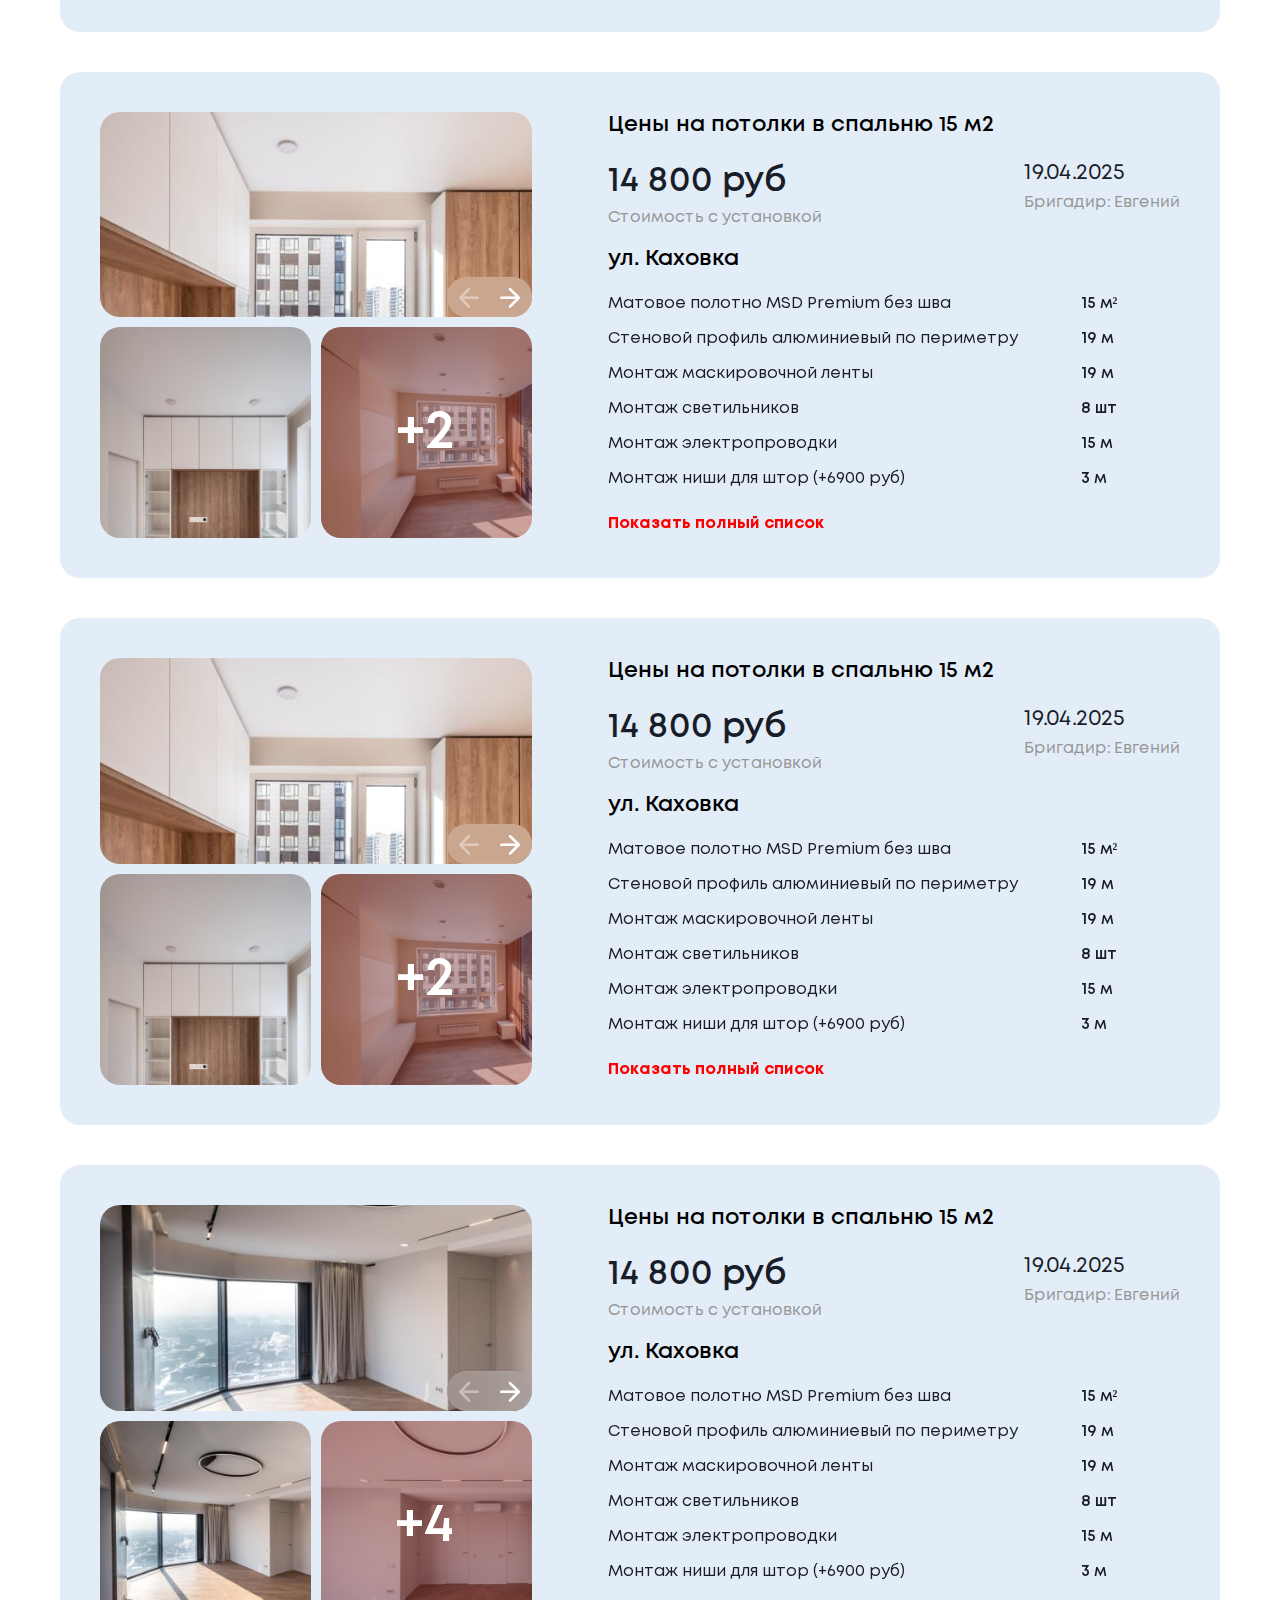
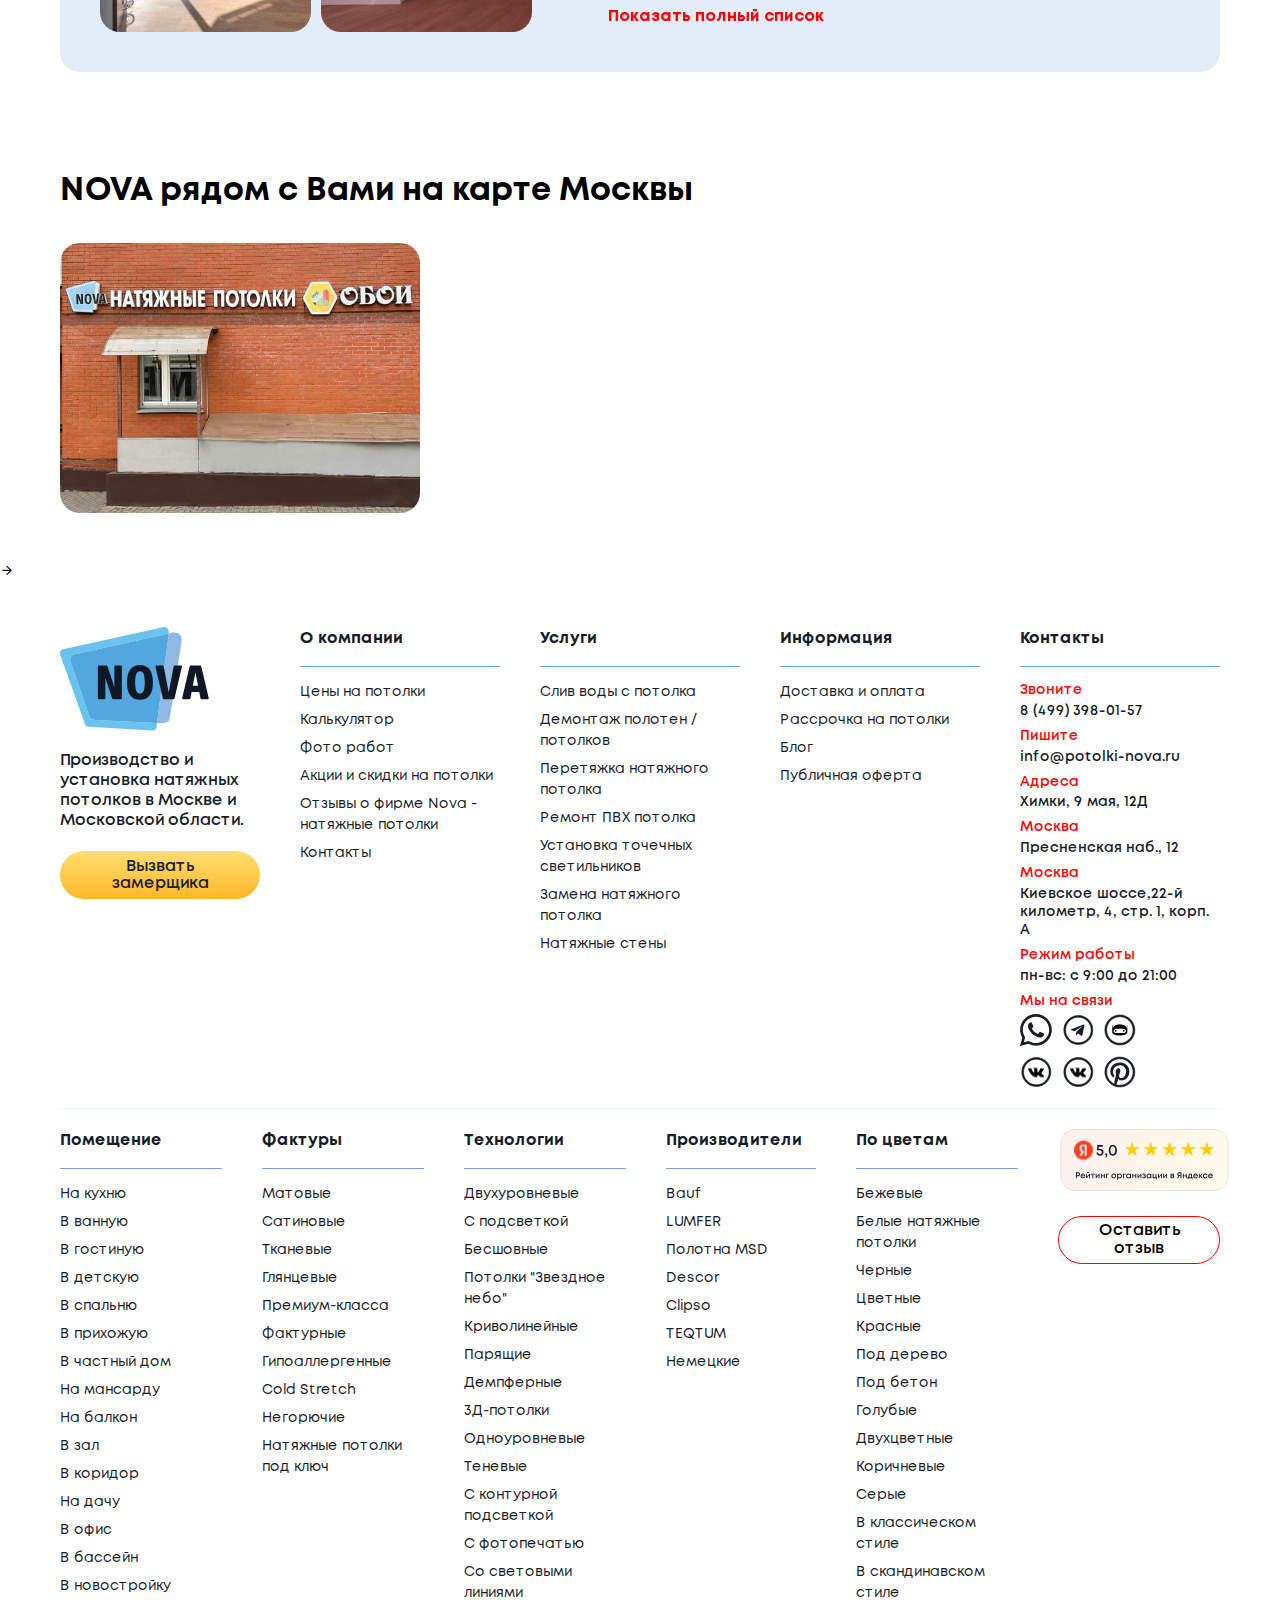
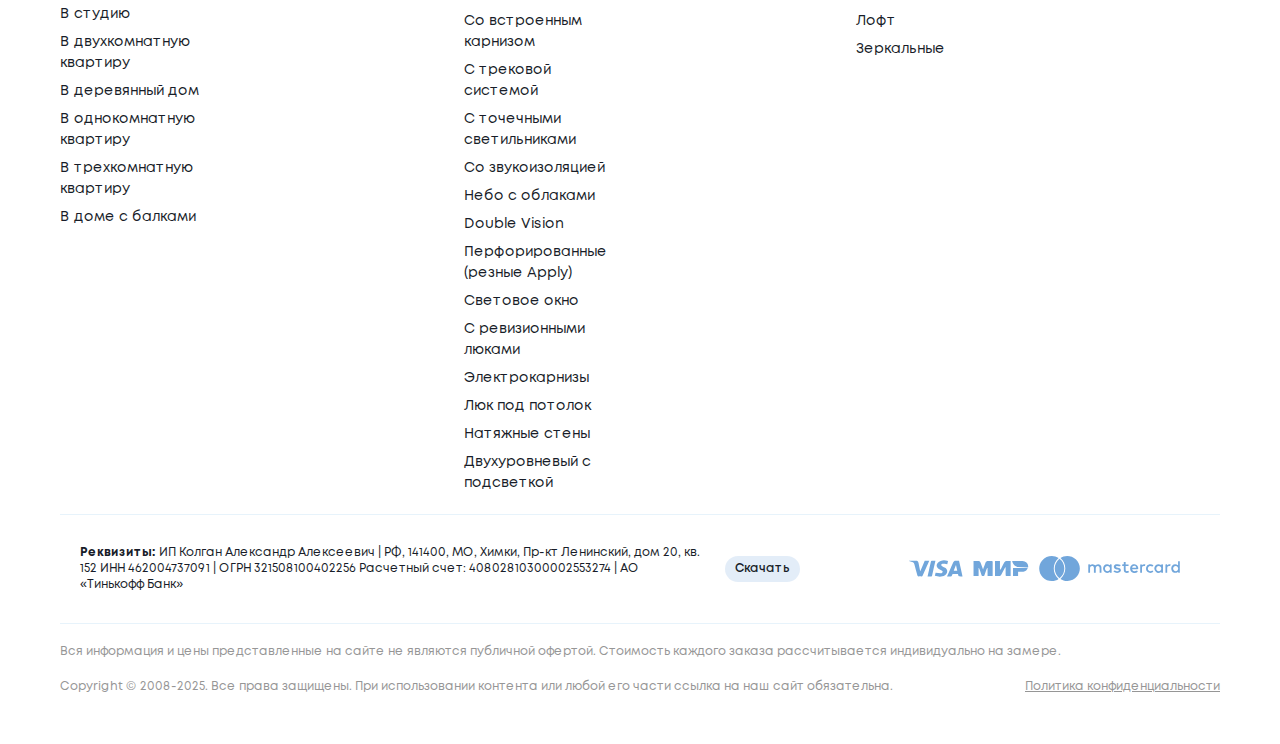
<file: price.html>
<!DOCTYPE html>
<html lang="ru">

<head>
	<title>HomePage</title>
	<meta charset="UTF-8" />
	<meta name="format-detection" content="telephone=no" />
	<style>
		body {
			opacity: 1;
		}
	</style>
	<!-- <link
    href="https://cdn.jsdelivr.net/npm/bootstrap@5.3.2/dist/css/bootstrap.min.css?_v=20250813175216"
    rel="stylesheet"
  /> -->

	<link rel="stylesheet" href="css/style.min.css?_v=20250813175216" />
	<link rel="shortcut icon" href="favicon.ico" />
	<!-- <meta name="robots" content="noindex, nofollow"> -->
	<meta name="viewport" content="width=device-width, initial-scale=1.0" />
</head>

<body>
	<div class="wrapper">
		<header class="header">
			<div class="header__container">
				<div class="header__body">
					<a href="home.html" class="header__logo"><img src="img/header/logo.svg" alt="#" /></a>
					<div class="header__main">
						<div class="header__top">
							<div class="header__buttons">
								<a data-popup="#popup" class="header__button button button--white" href="#">Заказать звонок</a>
								<a data-da=".menu, 480" class="header__button header__button--red button button--red" href="#" data-popup="#popup-two">Вызвать замерщика</a>
							</div>
							<div data-da=".contact-header, 768" class="header__tools">
								<a data-goto-header data-goto="#calc" class="header__tools-link" href="">
									<i class="icon-calculator"></i>
									<span>Калькулятор</span>
								</a>
								<a class="header__tools-link" href="page-installment.html">
									<i class="icon-phone"></i>
									<span>Рассрочка</span></a>
							</div>
						</div>

						<div class="header__menu menu">
							<h3 class="menu__title">Меню</h3>
							<nav class="menu__body">
								<ul class="menu__list">
									<li class="menu__item">
										<a href="home.html" class="menu__link">Акции </a>
									</li>
									<li class="menu__item">
										<a href="price.html" class="menu__link">Цены</a>
									</li>

									<li class="menu__item menu__item--catalog">
										<span href="" class="menu__link">
											Каталог
											<img src="img/header/arrow-menu.svg" alt="#" />
										</span>
										<div class="submenu-catalog">
											<div class="menu__header">
												<button class="submenu-catalog__close icon-arrow-left"></button>
												<span> Каталог</span>
											</div>

											<div class="submenu-catalog__item">
												<h3 class="submenu-catalog__title">Фактуры</h3>
												<ul class="submenu-catalog__list">
													<!-- <li class="close"></li> -->
													<div class="menu__header-sub menu__header">
														<button class="submenu-catalog__list-close icon-arrow-left"></button>
														<span>Фактуры</span>
													</div>
													<li><a href="catalog.html">Матовые</a></li>
													<li><a href="#">Сатиновые</a></li>
													<li><a href="#">Тканевые</a></li>
													<li><a href="#">Глянцевые</a></li>
													<li>
														<a href="#">Премиум-класса</a>
													</li>
													<li><a href="#">Фактурные</a></li>
													<li>
														<a href="#">Гипоаллергенные</a>
													</li>
													<li>
														<a href="#">Cold Stretch</a>
													</li>
													<li><a href="#">Негорючие</a></li>
													<li>
														<a href="#">Натяжные потолки под ключ</a>
													</li>
												</ul>
											</div>
											<div class="submenu-catalog__item">
												<h3 class="submenu-catalog__title">Расчёты</h3>
												<ul class="submenu-catalog__list">
													<div class="menu__header-sub menu__header">
														<button class="submenu-catalog__list-close icon-arrow-left"></button>
														<span>Расчёты</span>
													</div>
													<li><a href="#">На кухню</a></li>
													<li><a href="#">В ванную</a></li>
													<li><a href="#">В гостиную</a></li>
													<li><a href="#">В детскую</a></li>
													<li><a href="#">В спальню</a></li>
													<li><a href="#">В прихожую</a></li>
													<li><a href="#">В частный дом</a></li>
												</ul>
											</div>
											<div class="submenu-catalog__item">
												<h3 class="submenu-catalog__title">Технологии</h3>
												<ul class="submenu-catalog__list">
													<div class="menu__header-sub menu__header">
														<button class="submenu-catalog__list-close icon-arrow-left"></button>
														<span>Технологии</span>
													</div>
													<li><a href="#">Матовые</a></li>
													<li><a href="#">Сатиновые</a></li>
													<li><a href="#">Тканевые</a></li>
													<li><a href="#">Глянцевые</a></li>
													<li><a href="#">Премиум-класса</a></li>
													<li><a href="#">Фактурные</a></li>
													<li><a href="#">Гипоаллергенные</a></li>
													<li><a href="#">Cold Stretch</a></li>
													<li><a href="#">Негорючие</a></li>
													<li><a href="#">Натяжные потолки под ключ</a></li>
												</ul>
											</div>
											<div class="submenu-catalog__item">
												<h3 class="submenu-catalog__title">Производители</h3>
												<ul class="submenu-catalog__list">
													<div class="menu__header-sub menu__header">
														<button class="submenu-catalog__list-close icon-arrow-left"></button>
														<span>Производители</span>
													</div>
													<li><a href="#">Bauf</a></li>
													<li><a href="#">LUMFER</a></li>
													<li><a href="#">Полотна MSD</a></li>
													<li><a href="#">Descor</a></li>
													<li><a href="#">Clipso</a></li>
													<li><a href="#">TEQTUM</a></li>
													<li><a href="#">Немецкие</a></li>
												</ul>
											</div>
										</div>
									</li>

									<li class="menu__item">
										<a href="work.html" class="menu__link">Наши работы</a>
									</li>

									<li class="menu__item">
										<a href="reviews.html" class="menu__link"> Отзывы </a>
									</li>
									<li class="menu__item">
										<a href="contact.html" class="menu__link"> Контакты </a>
									</li>
									<li class="menu__item">
										<a href="blog.html" class="menu__link">
											Блог
											<!-- <img src="img/header/arrow-menu.svg" alt="#" /> -->
										</a>

										<!-- <ul class="submenu">
                  <div class="submenu__header menu__header">
                    <button
                      class="submenu-close close icon-arrow-left"
                    ></button>
                    <span> О компании</span>
                  </div>
                  <li><a href="#">Доставка и оплата</a></li>
                  <li><a href="#">Рассрочка</a></li>
                  <li><a href="#">Блог</a></li>
                  <li><a href="#">Публичная оферта</a></li>
                  <li><a href="#">Вакансии</a></li>
                  <li><a href="#">Приют</a></li>
                </ul> -->
									</li>
								</ul>
							</nav>
							<button type="button" class="menu__icon menu__icon-phone icon-menu">
								<span></span>
							</button>
						</div>
					</div>
					<div data-da=".header, 1150,0" class="header__contact contact-header">
						<div class="contact-header__item">
							<a class="contact-header__phone" href="tel:84993977620">8 (499) 397-76-20</a>
							<p data-da=".menu, 768" class="contact-header__clock">
								пн-вс: c 9:00 до 21:00
							</p>
						</div>
						<div data-da=".menu, 768" class="contact-header__item contact-header__item--phone">
							<div class="contact-header__address">Химки, 9 мая, 12Д</div>
							<p class="contact-header__addres-local">(напротив Леруа Мерлен)</p>
						</div>
					</div>
					<button type="button" class="menu__icon icon-menu">
						<span></span>
					</button>
				</div>
			</div>
		</header>
		<div id="popup" aria-hidden="true" class="popup">
			<div class="popup__wrapper">
				<div class="popup__content">
					<button data-close type="button" class="popup__close">
						<svg xmlns="http://www.w3.org/2000/svg" version="1" viewBox="0 0 24 24">
							<path d="M13 12l5-5-1-1-5 5-5-5-1 1 5 5-5 5 1 1 5-5 5 5 1-1z"></path>
						</svg>
					</button>
					<div class="popup__body">
						<h2 class="popup__title">Закажите звонок</h2>
						<p class="popup__text">
							И наш менеджер перезвонит Вам в ближайшее время
						</p>
						<form data-ajax data-popup-message="#form-message" class="popup__form" action="files/sendmail/sendmail.php" method="POST">
							<input data-inputmask="'mask':'375 (99)-999-99-99'" data-required type="text" name="phone" data-error="Заполните поля" placeholder="+375 (__) ___-__-__" class="popup__input input" />
							<div class="checkbox">
								<input id="c_5" data-error="Ошибка" class="checkbox__input" type="checkbox" value="согласен" name="check" checked />
								<label for="c_5" class="checkbox__label"><span class="checkbox__text">Соглашаюсь с
										<a href="/privacy.html" target="_blank">условиями</a> обработки
										персональных данных
									</span></label>
							</div>
							<button type="submit" class="popup__button button button--yellow">
								Заказать звонок
							</button>
						</form>
					</div>
				</div>
			</div>
		</div>

		<div id="popup-two" aria-hidden="true" class="popup">
			<div class="popup__wrapper">
				<div class="popup__content">
					<button data-close type="button" class="popup__close">
						<svg xmlns="http://www.w3.org/2000/svg" version="1" viewBox="0 0 24 24">
							<path d="M13 12l5-5-1-1-5 5-5-5-1 1 5 5-5 5 1 1 5-5 5 5 1-1z"></path>
						</svg>
					</button>
					<div class="popup__body">
						<h2 class="popup__title">Закажите бесплатный выезд замерщика</h2>
						<p class="popup__text">Заполните форму для вызова замерщика</p>
						<form data-ajax data-popup-message="#form-message" class="popup__form" action="files/sendmail/sendmail.php" method="POST">
							<input data-inputmask="'mask':'375 (99)-999-99-99'" data-required type="text" name="phone" data-error="Заполните поля" placeholder="+375 (__) ___-__-__" class="popup__input input" />
							<div class="checkbox">
								<input id="c_6" data-error="Ошибка" class="checkbox__input" type="checkbox" value="согласен" name="check" checked />
								<label for="c_6" class="checkbox__label"><span class="checkbox__text">Соглашаюсь с
										<a href="/privacy.html" target="_blank">условиями</a> обработки
										персональных данных
									</span></label>
							</div>
							<button type="submit" class="popup__button button button--yellow">
								Заказать звонок
							</button>
						</form>
					</div>
				</div>
			</div>
		</div>
		<div id="popup-three" aria-hidden="true" class="popup">
			<div class="popup__wrapper">
				<div class="popup__content">
					<button data-close type="button" class="popup__close">
						<svg xmlns="http://www.w3.org/2000/svg" version="1" viewBox="0 0 24 24">
							<path d="M13 12l5-5-1-1-5 5-5-5-1 1 5 5-5 5 1 1 5-5 5 5 1-1z"></path>
						</svg>
					</button>
					<div class="popup__body">
						<h2 class="popup__title">Воспользуйтесь предложением</h2>
						<p class="popup__text">Для этого заполните форму</p>
						<form data-ajax data-popup-message="#form-message" class="popup__form" action="files/sendmail/sendmail.php" method="POST">
							<input data-inputmask="'mask':'375 (99)-999-99-99'" data-required type="text" name="phone" data-error="Заполните поля" placeholder="+375 (__) ___-__-__" class="popup__input input" />
							<div class="checkbox">
								<input id="c_7" data-error="Ошибка" class="checkbox__input" type="checkbox" value="согласен" name="check" checked />
								<label for="c_7" class="checkbox__label"><span class="checkbox__text">Соглашаюсь с
										<a href="/privacy.html" target="_blank">условиями</a> обработки
										персональных данных
									</span></label>
							</div>
							<button type="submit" class="popup__button button button--yellow">
								Заказать звонок
							</button>
						</form>
					</div>
				</div>
			</div>
		</div>

		<div id="popup-four" aria-hidden="true" class="popup">
			<div class="popup__wrapper">
				<div class="popup__content">
					<button data-close type="button" class="popup__close">
						<svg xmlns="http://www.w3.org/2000/svg" version="1" viewBox="0 0 24 24">
							<path d="M13 12l5-5-1-1-5 5-5-5-1 1 5 5-5 5 1 1 5-5 5 5 1-1z"></path>
						</svg>
					</button>
					<div class="popup__body">
						<h2 class="popup__title">Заказать натяжные потолки в рассрочку</h2>
						<form data-ajax data-popup-message="#form-message" class="popup__form" action="files/sendmail/sendmail.php" method="POST">
							<input data-inputmask="'mask':'375 (99)-999-99-99'" data-required type="text" name="phone" data-error="Заполните поля" placeholder="+375 (__) ___-__-__" class="popup__input input" />
							<div class="checkbox">
								<input id="c_9" data-error="Ошибка" class="checkbox__input" type="checkbox" value="согласен" name="check" checked />
								<label for="c_9" class="checkbox__label"><span class="checkbox__text">Соглашаюсь с
										<a href="/privacy.html" target="_blank">условиями</a> обработки
										персональных данных
									</span></label>
							</div>
							<button type="submit" class="popup__button button button--yellow">
								Заказать звонок
							</button>
						</form>
					</div>
				</div>
			</div>
		</div>
		<div id="popup-five" aria-hidden="true" class="popup">
			<div class="popup__wrapper">
				<div class="popup__content">
					<button data-close type="button" class="popup__close">
						<svg xmlns="http://www.w3.org/2000/svg" version="1" viewBox="0 0 24 24">
							<path d="M13 12l5-5-1-1-5 5-5-5-1 1 5 5-5 5 1 1 5-5 5 5 1-1z"></path>
						</svg>
					</button>
					<div class="popup__body">
						<h2 class="popup__title">Рассчитайте стоимость натяжного потолка</h2>
						<p class="popup__text">
							Оставьте заявку и получите подарок от компании NOVA
						</p>
						<form data-ajax data-popup-message="#form-message" class="popup__form" action="files/sendmail/sendmail.php" method="POST">
							<input data-inputmask="'mask':'375 (99)-999-99-99'" data-required type="text" name="phone" data-error="Заполните поля" placeholder="+375 (__) ___-__-__" class="popup__input input" />
							<div class="checkbox">
								<input id="c_10" data-error="Ошибка" class="checkbox__input" type="checkbox" value="согласен" name="check" checked />
								<label for="c_10" class="checkbox__label"><span class="checkbox__text">Соглашаюсь с
										<a href="/privacy.html" target="_blank">условиями</a> обработки
										персональных данных
									</span></label>
							</div>
							<button type="submit" class="popup__button button button--yellow">
								Заказать звонок
							</button>
						</form>
					</div>
				</div>
			</div>
		</div>

		<div id="popup-six" aria-hidden="true" class="popup">
			<div class="popup__wrapper">
				<div class="popup__content">
					<button data-close type="button" class="popup__close">
						<svg xmlns="http://www.w3.org/2000/svg" version="1" viewBox="0 0 24 24">
							<path d="M13 12l5-5-1-1-5 5-5-5-1 1 5 5-5 5 1 1 5-5 5 5 1-1z"></path>
						</svg>
					</button>
					<div class="popup__body">
						<h2 class="popup__title">Задать вопрос</h2>
						<p class="popup__text">Напишите интересующий Вас вопрос</p>
						<form data-ajax data-popup-message="#form-message" class="popup__form" action="files/sendmail/sendmail.php" method="POST">
							<input data-inputmask="'mask':'375 (99)-999-99-99'" data-required type="text" name="phone" data-error="Заполните поля" placeholder="+375 (__) ___-__-__" class="popup__input input" />
							<textarea data-required autocomplete="off" name="text" placeholder="Ваш комментарий" data-error="Напишите комментарий" class="input" data-autoheight data-autoheight-min="150" data-autoheight-max="330"></textarea>
							<div class="checkbox">
								<input id="c_8" data-error="Ошибка" class="checkbox__input" type="checkbox" value="согласен" name="check" checked />
								<label for="c_8" class="checkbox__label"><span class="checkbox__text">Соглашаюсь с
										<a href="/privacy.html" target="_blank">условиями</a> обработки
										персональных данных
									</span></label>
							</div>
							<button type="submit" class="popup__button button button--yellow">
								Заказать звонок
							</button>
						</form>
					</div>
				</div>
			</div>
		</div>
		<div id="form-message" aria-hidden="true" class="popup">
			<div class="popup__wrapper">
				<div class="popup__content">
					<button data-close type="button" class="popup__close">
						<svg xmlns="http://www.w3.org/2000/svg" version="1" viewBox="0 0 24 24">
							<path d="M13 12l5-5-1-1-5 5-5-5-1 1 5 5-5 5 1 1 5-5 5 5 1-1z"></path>
						</svg>
					</button>
					<div class="popup__body">
						<h2 class="popup__title" style="
            color: red;
            font-size: 24px;
            font-weight: 600;
            text-align: center;
            margin: 20px 0;
            padding: 15px;
            background-color: #f8f9fa;
            border-radius: 8px;
            box-shadow: 0 2px 4px rgba(0, 0, 0, 0.1);
            animation: fadeIn 0.5s ease-in-out;
          ">
							Спасибо, ваша форма успешно отправлена!
						</h2>
						<style>
							@keyframes fadeIn {
								from {
									opacity: 0;
									transform: translateY(-10px);
								}

								to {
									opacity: 1;
									transform: translateY(0);
								}
							}
						</style>
					</div>
				</div>
			</div>
		</div>

		<div id="popup-seven" aria-hidden="true" class="popup">
			<div class="popup__wrapper">
				<div class="popup__content">
					<button data-close type="button" class="popup__close">
						<svg xmlns="http://www.w3.org/2000/svg" version="1" viewBox="0 0 24 24">
							<path d="M13 12l5-5-1-1-5 5-5-5-1 1 5 5-5 5 1 1 5-5 5 5 1-1z"></path>
						</svg>
					</button>
					<div class="popup__body">
						<h2 class="popup__title">Оставить отзыв</h2>

						<form data-ajax data-popup-message="#form-message" class="popup__form" action="files/sendmail/sendmail.php" method="POST">
							<input data-inputmask="'mask':'375 (99)-999-99-99'" data-required type="text" name="phone" data-error="Заполните поля" placeholder="+375 (__) ___-__-__" class="popup__input input" />
							<textarea data-required autocomplete="off" name="text" placeholder="Ваш комментарий" data-error="Напишите комментарий" class="input" data-autoheight data-autoheight-min="150" data-autoheight-max="330"></textarea>
							<div class="checkbox">
								<input id="c_11" data-error="Ошибка" class="checkbox__input" type="checkbox" value="согласен" name="check" checked />
								<label for="c_11" class="checkbox__label"><span class="checkbox__text">Соглашаюсь с
										<a href="/privacy.html" target="_blank">условиями</a> обработки
										персональных данных
									</span></label>
							</div>
							<button type="submit" class="popup__button button button--yellow">
								Заказать звонок
							</button>
						</form>
					</div>
				</div>
			</div>
		</div>


		<main class="page page-price">
			<div class="price-table">
				<div class="table__container">
					<div class="wrap-table">
						<div class="table">
							<table>
								<thead>
									<tr>
										<th>Наименование</th>
										<th>Количество</th>
										<th>Стоимость</th>
									</tr>
								</thead>
								<tbody>
									<tr>
										<td>Обвод трубы диаметром более 50 мм</td>
										<td>1 шт.</td>
										<td>Договорная</td>
									</tr>
									<tr>
										<td>Установка каркаса под люстру потолочную</td>
										<td>1 шт.</td>
										<td>Бесплатно</td>
									</tr>
									<tr>
										<td>Отверстия под люстру крючковую с окантовкой</td>
										<td>1 шт.</td>
										<td>Бесплатно</td>
									</tr>
									<tr>
										<td>Крючок для люстры с установкой</td>
										<td>1 шт.</td>
										<td>Бесплатно</td>
									</tr>
									<tr>
										<td>
											Установка каркаса под точечный светильник + разметка +
											монтаж и подключение самого светильника
										</td>
										<td>1 шт.</td>
										<td>от 5 руб.</td>
									</tr>
									<tr>
										<td>Проводка электрического кабеля</td>
										<td>1 м.п.</td>
										<td>Входит в стоимость точки;</td>
									</tr>
									<tr>
										<td></td>
										<td></td>
										<td></td>
									</tr>
									<tr>
										<td>Установка крепежа в керамогранит</td>
										<td>1 м.п.</td>
										<td>от 5 руб.</td>
									</tr>
									<tr>
										<td></td>
										<td></td>
										<td></td>
									</tr>
									<tr>
										<td></td>
										<td></td>
										<td></td>
									</tr>
								</tbody>
							</table>
							<p></p>
						</div>
						<div class="table">
							<table>
								<thead>
									<tr>
										<th>Наименование</th>
										<th>Количество</th>
										<th>Стоимость</th>
									</tr>
								</thead>
								<tbody>
									<tr>
										<td>
											Установка вентиляционной решетки в потолок диам. 50 мм
										</td>
										<td>1 шт.</td>
										<td>15 руб.</td>
									</tr>
									<tr>
										<td>
											Установка вентиляционной решетки в потолок диам. 100 мм
										</td>
										<td>1 шт.</td>
										<td>20 руб.</td>
									</tr>
									<tr>
										<td>
											Установка вентиляционной решетки в потолок диам. 126 мм
										</td>
										<td>1 шт.</td>
										<td>25 руб.</td>
									</tr>
									<tr>
										<td>Дополнительный выезд бригады</td>
										<td></td>
										<td>65 руб./1 выезд</td>
									</tr>
									<tr>
										<td>Криволинейность потолка</td>
										<td>м.п.</td>
										<td>от 2 руб.</td>
									</tr>
									<tr>
										<td>
											Больше 10 углов в одном помещении (сложный монтаж)
										</td>
										<td></td>
										<td>15 руб.</td>
									</tr>
								</tbody>
							</table>
						</div>
					</div>
				</div>
			</div>
			<section class="card">
				<div class="card__container">
					<h2 class="card__title title">Рассрочка на натяжные потолки</h2>
					<div class="card__items">
						<div class="card__item">
							<img class="card__image" src="img/card/01.jpg" alt="#" />
							<div class="card__name">Черепаха</div>
							<div class="card__month">8 месяцев</div>
						</div>
						<div class="card__item">
							<img class="card__image" src="img/card/02.jpg" alt="#" />
							<div class="card__name">Карта FUN</div>
							<div class="card__month">3 месяца</div>
						</div>
						<div class="card__item">
							<img class="card__image" src="img/card/03.jpg" alt="#" />
							<div class="card__name">Халва</div>
							<div class="card__month">4 месяца</div>
						</div>
						<div class="card__item">
							<img class="card__image" src="img/card/04.jpg" alt="#" />
							<div class="card__name">Карта покупок</div>
							<div class="card__month">2 месяца</div>
						</div>
						<div class="card__item">
							<img class="card__image" src="img/card/05.jpg" alt="#" />
							<div class="card__name">Магнит</div>
							<div class="card__month">3 месяца</div>
						</div>
					</div>
				</div>
			</section>
			<section class="price">
				<div class="price__container">
					<h2 class="price__title title">
						Цены на натяжные потолки за 1 м2 в Москве
					</h2>
					<p class="price__subtitle">
						Используем только сертифицированные полотна, которые разрешены в
						жилых помещениях
					</p>
					<!-- Оболонка слайдера -->
					<div class="price__slider swiper swiper-initialized swiper-horizontal swiper-backface-hidden">
						<!-- Частина слайдера, що рухається -->
						<div class="price__wrapper swiper-wrapper price__items">
							<!-- Слайд -->
							<div class="price__slide swiper-slide swiper-slide-active">
								<div class="price__item">
									<div class="price__top">
										<h3 class="price__name">MSD Classic</h3>
										<div class="price__firm">
											<img src="img/price/msd.png" alt="#" />
										</div>
									</div>
									<div class="price__number-body">
										<div class="price__number">от 299 руб/<sup>2</sup></div>
										<div class="price__number-icon">
											<img src="img/price/best-price.svg" alt="#" />
										</div>
									</div>
									<div class="price__colors-body">
										<div class="price__colors-item">
											<div class="price__color">белый</div>
											<div class="price__color">цветной</div>
										</div>
										<img class="price__flag" src="img/price/china.svg" alt="#" />
									</div>
									<div class="price__size">
										<div class="price__size-text">
											<p>Ширина</p>
											<strong>до 500 см</strong>
										</div>
										<div class="price__size-text">
											<p>Плотность:</p>
											<strong>180 мк</strong>
										</div>
									</div>
									<div class="price__type">
										<span>матовый</span>
										<span>сатиновый</span>
										<span>глянцевый</span>
									</div>
								</div>
							</div>
							<div class="price__slide swiper-slide swiper-slide-next">
								<div class="price__item">
									<div class="price__top">
										<h3 class="price__name">MSD Classic</h3>
										<div class="price__firm">
											<img src="img/price/msd.png" alt="#" />
										</div>
									</div>
									<div class="price__number-body">
										<div class="price__number">от 299 руб/<sup>2</sup></div>
										<div class="price__number-icon">
											<img src="img/price/best-price.svg" alt="#" />
										</div>
									</div>
									<div class="price__colors-body">
										<div class="price__colors-item">
											<div class="price__color">белый</div>
											<div class="price__color">цветной</div>
										</div>
										<img class="price__flag" src="img/price/china.svg" alt="#" />
									</div>
									<div class="price__size">
										<div class="price__size-text">
											<p>Ширина</p>
											<strong>до 500 см</strong>
										</div>
										<div class="price__size-text">
											<p>Плотность:</p>
											<strong>180 мк</strong>
										</div>
									</div>
									<div class="price__type">
										<span>матовый</span>
										<span>сатиновый</span>
										<span>глянцевый</span>
									</div>
								</div>
							</div>
							<div class="price__slide swiper-slide">
								<div class="price__item">
									<div class="price__top">
										<h3 class="price__name">MSD Classic</h3>
										<div class="price__firm">
											<img src="img/price/msd.png" alt="#" />
										</div>
									</div>
									<div class="price__number-body">
										<div class="price__number">от 299 руб/<sup>2</sup></div>
										<div class="price__number-icon">
											<img src="img/price/best-price.svg" alt="#" />
										</div>
									</div>
									<div class="price__colors-body">
										<div class="price__colors-item">
											<div class="price__color">белый</div>
											<div class="price__color">цветной</div>
										</div>
										<img class="price__flag" src="img/price/china.svg" alt="#" />
									</div>
									<div class="price__size">
										<div class="price__size-text">
											<p>Ширина</p>
											<strong>до 500 см</strong>
										</div>
										<div class="price__size-text">
											<p>Плотность:</p>
											<strong>180 мк</strong>
										</div>
									</div>
									<div class="price__type">
										<span>матовый</span>
										<span>сатиновый</span>
										<span>глянцевый</span>
									</div>
								</div>
							</div>
							<div class="price__slide swiper-slide">
								<div class="price__item">
									<div class="price__top">
										<h3 class="price__name">MSD Classic</h3>
										<div class="price__firm">
											<img src="img/price/msd.png" alt="#" />
										</div>
									</div>
									<div class="price__number-body">
										<div class="price__number">от 299 руб/<sup>2</sup></div>
										<div class="price__number-icon">
											<img src="img/price/best-price.svg" alt="#" />
										</div>
									</div>
									<div class="price__colors-body">
										<div class="price__colors-item">
											<div class="price__color">белый</div>
											<div class="price__color">цветной</div>
										</div>
										<img class="price__flag" src="img/price/china.svg" alt="#" />
									</div>
									<div class="price__size">
										<div class="price__size-text">
											<p>Ширина</p>
											<strong>до 500 см</strong>
										</div>
										<div class="price__size-text">
											<p>Плотность:</p>
											<strong>180 мк</strong>
										</div>
									</div>
									<div class="price__type">
										<span>матовый</span>
										<span>сатиновый</span>
										<span>глянцевый</span>
									</div>
								</div>
							</div>
							<div class="price__slide swiper-slide">
								<div class="price__item">
									<div class="price__top">
										<h3 class="price__name">MSD Classic</h3>
										<div class="price__firm">
											<img src="img/price/msd.png" alt="#" />
										</div>
									</div>
									<div class="price__number-body">
										<div class="price__number">от 299 руб/<sup>2</sup></div>
										<div class="price__number-icon">
											<img src="img/price/best-price.svg" alt="#" />
										</div>
									</div>
									<div class="price__colors-body">
										<div class="price__colors-item">
											<div class="price__color">белый</div>
											<div class="price__color">цветной</div>
										</div>
										<img class="price__flag" src="img/price/china.svg" alt="#" />
									</div>
									<div class="price__size">
										<div class="price__size-text">
											<p>Ширина</p>
											<strong>до 500 см</strong>
										</div>
										<div class="price__size-text">
											<p>Плотность:</p>
											<strong>180 мк</strong>
										</div>
									</div>
									<div class="price__type">
										<span>матовый</span>
										<span>сатиновый</span>
										<span>глянцевый</span>
									</div>
								</div>
							</div>
							<div class="price__slide swiper-slide">
								<div class="price__item">
									<div class="price__top">
										<h3 class="price__name">MSD Classic</h3>
										<div class="price__firm">
											<img src="img/price/msd.png" alt="#" />
										</div>
									</div>
									<div class="price__number-body">
										<div class="price__number">от 299 руб/<sup>2</sup></div>
										<div class="price__number-icon">
											<img src="img/price/best-price.svg" alt="#" />
										</div>
									</div>
									<div class="price__colors-body">
										<div class="price__colors-item">
											<div class="price__color">белый</div>
											<div class="price__color">цветной</div>
										</div>
										<img class="price__flag" src="img/price/china.svg" alt="#" />
									</div>
									<div class="price__size">
										<div class="price__size-text">
											<p>Ширина</p>
											<strong>до 500 см</strong>
										</div>
										<div class="price__size-text">
											<p>Плотность:</p>
											<strong>180 мк</strong>
										</div>
									</div>
									<div class="price__type">
										<span>матовый</span>
										<span>сатиновый</span>
										<span>глянцевый</span>
									</div>
								</div>
							</div>
						</div>
						<div class="swiper-pagination swiper-pagination-clickable swiper-pagination-bullets swiper-pagination-horizontal">
							<span class="swiper-pagination-bullet swiper-pagination-bullet-active"></span><span class="swiper-pagination-bullet"></span><span class="swiper-pagination-bullet"></span><span class="swiper-pagination-bullet"></span>
						</div>
					</div>
				</div>
			</section>
			<section class="examples">
				<div class="examples__container">
					<div class="examples__top">
						<h2 class="examples__title title">
							Примеры расчетов натяжных потолков
						</h2>
						<a class="examples__link" href="#">Больше примеров</a>
					</div>
					<!-- Оболонка слайдера -->
					<div class="examples-phone__slider swiper">
						<!-- Частина слайдера, що рухається -->
						<div class="examples-phone__wrapper swiper-wrapper">
							<!-- Слайд -->
							<div class="examples-phone__slide swiper-slide">
								<div class="examples__body">
									<div class="examples__swiper-container">
										<!-- 2) Главный слайдер -->
										<div class="examples__slider swiper swiper-initialized swiper-horizontal swiper-backface-hidden">
											<div data-gallery="" class="examples__wrapper swiper-wrapper" style="
                            transition-duration: 0ms;
                            transform: translate3d(-884px, 0px, 0px);
                          ">
												<a href="img/exemples/bg/01.jpg" class="examples__slide swiper-slide" data-lg-id="74c32ef0-0373-43bb-912a-879c61e3b2e6" style="width: 432px; margin-right: 10px">
													<img src="img/exemples/bg/01.jpg" />
												</a>
												<a href="img/exemples/bg/02.jpg" class="examples__slide swiper-slide swiper-slide-prev" data-lg-id="51fc5912-d4ec-4b09-9eff-b399c42f2a23" style="width: 432px; margin-right: 10px">
													<img src="img/exemples/bg/02.jpg" />
												</a>
												<a href="img/exemples/bg/01.jpg" class="examples__slide swiper-slide swiper-slide-active" data-lg-id="d85fed2f-953d-481e-bc50-439df1619608" style="width: 432px; margin-right: 10px">
													<img src="img/exemples/bg/01.jpg" />
												</a>
												<a href="img/exemples/bg/01.jpg" class="examples__slide swiper-slide swiper-slide-next" data-lg-id="01903adf-397c-4e6a-98d4-f608e5bc76f4" style="width: 432px; margin-right: 10px">
													<img src="img/exemples/bg/01.jpg" />
												</a>
											</div>
											<div class="examples__navigacions">
												<button type="button" class="examples-button-prev icon-arrow-left"></button>
												<button type="button" class="examples-button-next icon-arrow-right"></button>
											</div>
										</div>
										<!-- 1) Preview (thumbnails) -->
										<div id="slider-thumb" class="examples__slider-thumb swiper swiper-initialized swiper-horizontal swiper-free-mode swiper-watch-progress swiper-backface-hidden swiper-thumbs">
											<div data-gallery="" class="examples__wrapper-thumb swiper-wrapper" style="
                            transform: translate3d(-442px, 0px, 0px);
                            transition-duration: 0ms;
                          ">
												<a href="img/exemples/thumb/01.jpg" class="examples__slide-thumb swiper-slide" data-lg-id="488e1407-a0ae-4f64-a8af-dd3cb4614dab" style="width: 211px; margin-right: 10px">
													<img src="img/exemples/thumb/01.jpg" />
												</a>
												<a href="img/exemples/thumb/02.jpg" class="examples__slide-thumb swiper-slide swiper-slide-prev" data-lg-id="33479af6-8c89-41d9-961d-10eb9b29f1a0" style="width: 211px; margin-right: 10px">
													<img src="img/exemples/thumb/02.jpg" />
												</a>
												<a href="img/exemples/thumb/01.jpg" class="examples__slide-thumb swiper-slide swiper-slide-thumb-active swiper-slide-visible swiper-slide-active" data-lg-id="fb4f2a1a-dc42-4b64-9219-58dc8dbf6c09" style="width: 211px; margin-right: 10px">
													<img src="img/exemples/thumb/01.jpg" />
												</a>
												<a href="img/exemples/thumb/01.jpg" class="examples__slide-thumb swiper-slide swiper-slide-visible swiper-slide-next" data-lg-id="5cfcebcd-1245-4964-9042-c6828f08a3fa" style="width: 211px; margin-right: 10px">
													<img src="img/exemples/thumb/01.jpg" />
												</a>
											</div>
											<div class="examples__slider-thumb-number" style="display: none">
												+2
											</div>
										</div>
									</div>

									<div class="examples__content content-examples">
										<h3 class="content-examples__title">
											Цены на потолки в спальню 15 м2
										</h3>
										<div class="content-examples__price">
											<div class="content-examples__number">
												<span>14 800 руб</span>
												<p>Стоимость с установкой</p>
											</div>
											<div class="content-examples__date">
												<time datetime="2025-04-19">19.04.2025</time>
												<p>Бригадир: Евгений</p>
											</div>
										</div>
										<div class="content-examples__address">ул. Каховка</div>
										<div data-showmore="" class="content-examples__showmore showmore-content-examples">
											<ul data-showmore-content="200" class="showmore-content-examples__content content-examples__list" style="overflow: hidden; height: 200px">
												<li class="content-examples__item">
													<strong>Матовое полотно MSD Premium без шва</strong>
													<strong>15 м²</strong>
												</li>
												<li class="content-examples__item">
													<strong>Стеновой профиль алюминиевый по периметру</strong>
													<strong>19 м</strong>
												</li>
												<li class="content-examples__item">
													<strong>Монтаж маскировочной ленты</strong>
													<strong>19 м</strong>
												</li>
												<li class="content-examples__item">
													<strong>Монтаж светильников</strong>
													<strong>8 шт</strong>
												</li>
												<li class="content-examples__item">
													<strong>Монтаж электропроводки</strong>
													<strong>15 м</strong>
												</li>
												<li class="content-examples__item">
													<strong>Монтаж ниши для штор (+6900 руб)</strong>
													<strong>3 м</strong>
												</li>
												<li class="content-examples__item">
													<strong>Монтаж ниши для штор +15400 руб</strong>
													<strong>7 м</strong>
												</li>
											</ul>
											<button data-showmore-button="" type="button" class="showmore-content-examples__more">
												<span>Показать полный список</span><span>Скрыть</span>
											</button>
										</div>
									</div>
								</div>
							</div>
							<div class="examples-phone__slide swiper-slide">
								<div class="examples__body">
									<div class="examples__swiper-container">
										<!-- 2) Главный слайдер -->
										<div class="examples__slider swiper swiper-initialized swiper-horizontal swiper-backface-hidden">
											<div data-gallery="" class="examples__wrapper swiper-wrapper">
												<a href="img/exemples/bg/01.jpg" class="examples__slide swiper-slide swiper-slide-active" data-lg-id="aa78be9f-0c6f-48e6-bea2-aaace48fba9c" style="width: 432px; margin-right: 10px">
													<img src="img/exemples/bg/01.jpg" />
												</a>
												<a href="img/exemples/bg/02.jpg" class="examples__slide swiper-slide swiper-slide-next" data-lg-id="e37bd2c9-126a-43f9-b216-229363e80855" style="width: 432px; margin-right: 10px">
													<img src="img/exemples/bg/02.jpg" />
												</a>
												<a href="img/exemples/bg/01.jpg" class="examples__slide swiper-slide" data-lg-id="f9aec073-2ae2-4ad2-ab39-6d676c8c68a3" style="width: 432px; margin-right: 10px">
													<img src="img/exemples/bg/01.jpg" />
												</a>
												<a href="img/exemples/bg/01.jpg" class="examples__slide swiper-slide" data-lg-id="226eb9ee-f7ef-4e5b-83f5-4d8fe7f9907c" style="width: 432px; margin-right: 10px">
													<img src="img/exemples/bg/01.jpg" />
												</a>
											</div>
											<div class="examples__navigacions">
												<button type="button" class="examples-button-prev icon-arrow-left swiper-button-disabled" disabled=""></button>
												<button type="button" class="examples-button-next icon-arrow-right"></button>
											</div>
										</div>
										<!-- 1) Preview (thumbnails) -->
										<div id="slider-thumb" class="examples__slider-thumb swiper swiper-initialized swiper-horizontal swiper-free-mode swiper-watch-progress swiper-backface-hidden swiper-thumbs">
											<div data-gallery="" class="examples__wrapper-thumb swiper-wrapper" style="transform: translate3d(0px, 0px, 0px)">
												<a href="img/exemples/thumb/01.jpg" class="examples__slide-thumb swiper-slide swiper-slide-visible swiper-slide-active swiper-slide-thumb-active" data-lg-id="c666c9f2-87b2-4796-bb01-52daf964d4d7" style="width: 211px; margin-right: 10px">
													<img src="img/exemples/thumb/01.jpg" />
												</a>
												<a href="img/exemples/thumb/02.jpg" class="examples__slide-thumb swiper-slide swiper-slide-visible swiper-slide-next" data-lg-id="87990b2a-9d7e-4712-9446-928df26f27ae" style="width: 211px; margin-right: 10px">
													<img src="img/exemples/thumb/02.jpg" />
												</a>
												<a href="img/exemples/thumb/01.jpg" class="examples__slide-thumb swiper-slide" data-lg-id="00ac9ae9-b9bd-4378-9d92-71d7384eaa99" style="width: 211px; margin-right: 10px">
													<img src="img/exemples/thumb/01.jpg" />
												</a>
												<a href="img/exemples/thumb/01.jpg" class="examples__slide-thumb swiper-slide" data-lg-id="cec736aa-94f2-4cdf-9061-70e736f53156" style="width: 211px; margin-right: 10px">
													<img src="img/exemples/thumb/01.jpg" />
												</a>
											</div>
											<div class="examples__slider-thumb-number" style="display: flex">
												+2
											</div>
										</div>
									</div>

									<div class="examples__content content-examples">
										<h3 class="content-examples__title">
											Цены на потолки в спальню 15 м2
										</h3>
										<div class="content-examples__price">
											<div class="content-examples__number">
												<span>14 800 руб</span>
												<p>Стоимость с установкой</p>
											</div>
											<div class="content-examples__date">
												<time datetime="2025-04-19">19.04.2025</time>
												<p>Бригадир: Евгений</p>
											</div>
										</div>
										<div class="content-examples__address">ул. Каховка</div>
										<div data-showmore="" class="content-examples__showmore showmore-content-examples">
											<ul data-showmore-content="200" class="showmore-content-examples__content content-examples__list" style="overflow: hidden; height: 200px">
												<li class="content-examples__item">
													<strong>Матовое полотно MSD Premium без шва</strong>
													<strong>15 м²</strong>
												</li>
												<li class="content-examples__item">
													<strong>Стеновой профиль алюминиевый по периметру</strong>
													<strong>19 м</strong>
												</li>
												<li class="content-examples__item">
													<strong>Монтаж маскировочной ленты</strong>
													<strong>19 м</strong>
												</li>
												<li class="content-examples__item">
													<strong>Монтаж светильников</strong>
													<strong>8 шт</strong>
												</li>
												<li class="content-examples__item">
													<strong>Монтаж электропроводки</strong>
													<strong>15 м</strong>
												</li>
												<li class="content-examples__item">
													<strong>Монтаж ниши для штор (+6900 руб)</strong>
													<strong>3 м</strong>
												</li>
												<li class="content-examples__item">
													<strong>Монтаж ниши для штор +15400 руб</strong>
													<strong>7 м</strong>
												</li>
											</ul>
											<button data-showmore-button="" type="button" class="showmore-content-examples__more">
												<span>Показать полный список</span><span>Скрыть</span>
											</button>
										</div>
									</div>
								</div>
							</div>
							<div class="examples-phone__slide swiper-slide">
								<div class="examples__body">
									<div class="examples__swiper-container">
										<!-- 2) Главный слайдер -->
										<div class="examples__slider swiper swiper-initialized swiper-horizontal swiper-backface-hidden">
											<div data-gallery="" class="examples__wrapper swiper-wrapper">
												<a href="img/exemples/bg/01.jpg" class="examples__slide swiper-slide swiper-slide-active" data-lg-id="6aa282fe-b346-4cc3-bcf9-edfbf71cba26" style="width: 432px; margin-right: 10px">
													<img src="img/exemples/bg/01.jpg" />
												</a>
												<a href="img/exemples/bg/02.jpg" class="examples__slide swiper-slide swiper-slide-next" data-lg-id="72847a10-072b-47b6-92fb-51e3e3523882" style="width: 432px; margin-right: 10px">
													<img src="img/exemples/bg/02.jpg" />
												</a>
												<a href="img/exemples/bg/01.jpg" class="examples__slide swiper-slide" data-lg-id="eb2ca986-74a1-44d6-89a6-5103fdd4c3eb" style="width: 432px; margin-right: 10px">
													<img src="img/exemples/bg/01.jpg" />
												</a>
												<a href="img/exemples/bg/01.jpg" class="examples__slide swiper-slide" data-lg-id="54abf653-983d-46c1-96fa-4c403b285d8d" style="width: 432px; margin-right: 10px">
													<img src="img/exemples/bg/01.jpg" />
												</a>
											</div>
											<div class="examples__navigacions">
												<button type="button" class="examples-button-prev icon-arrow-left swiper-button-disabled" disabled=""></button>
												<button type="button" class="examples-button-next icon-arrow-right"></button>
											</div>
										</div>
										<!-- 1) Preview (thumbnails) -->
										<div id="slider-thumb" class="examples__slider-thumb swiper swiper-initialized swiper-horizontal swiper-free-mode swiper-watch-progress swiper-backface-hidden swiper-thumbs">
											<div data-gallery="" class="examples__wrapper-thumb swiper-wrapper" style="transform: translate3d(0px, 0px, 0px)">
												<a href="img/exemples/thumb/01.jpg" class="examples__slide-thumb swiper-slide swiper-slide-visible swiper-slide-active swiper-slide-thumb-active" data-lg-id="8941851b-dc9a-4222-afe0-8279d198a280" style="width: 211px; margin-right: 10px">
													<img src="img/exemples/thumb/01.jpg" />
												</a>
												<a href="img/exemples/thumb/02.jpg" class="examples__slide-thumb swiper-slide swiper-slide-visible swiper-slide-next" data-lg-id="0249ef0a-1400-4090-9d5e-f3bf848eb45a" style="width: 211px; margin-right: 10px">
													<img src="img/exemples/thumb/02.jpg" />
												</a>
												<a href="img/exemples/thumb/01.jpg" class="examples__slide-thumb swiper-slide" data-lg-id="46416397-8f46-4a9e-9251-28fdf85f7635" style="width: 211px; margin-right: 10px">
													<img src="img/exemples/thumb/01.jpg" />
												</a>
												<a href="img/exemples/thumb/01.jpg" class="examples__slide-thumb swiper-slide" data-lg-id="5700c64a-64e3-44ab-b23e-fc6d49b02417" style="width: 211px; margin-right: 10px">
													<img src="img/exemples/thumb/01.jpg" />
												</a>
											</div>
											<div class="examples__slider-thumb-number" style="display: flex">
												+2
											</div>
										</div>
									</div>

									<div class="examples__content content-examples">
										<h3 class="content-examples__title">
											Цены на потолки в спальню 15 м2
										</h3>
										<div class="content-examples__price">
											<div class="content-examples__number">
												<span>14 800 руб</span>
												<p>Стоимость с установкой</p>
											</div>
											<div class="content-examples__date">
												<time datetime="2025-04-19">19.04.2025</time>
												<p>Бригадир: Евгений</p>
											</div>
										</div>
										<div class="content-examples__address">ул. Каховка</div>
										<div data-showmore="" class="content-examples__showmore showmore-content-examples">
											<ul data-showmore-content="200" class="showmore-content-examples__content content-examples__list" style="overflow: hidden; height: 200px">
												<li class="content-examples__item">
													<strong>Матовое полотно MSD Premium без шва</strong>
													<strong>15 м²</strong>
												</li>
												<li class="content-examples__item">
													<strong>Стеновой профиль алюминиевый по периметру</strong>
													<strong>19 м</strong>
												</li>
												<li class="content-examples__item">
													<strong>Монтаж маскировочной ленты</strong>
													<strong>19 м</strong>
												</li>
												<li class="content-examples__item">
													<strong>Монтаж светильников</strong>
													<strong>8 шт</strong>
												</li>
												<li class="content-examples__item">
													<strong>Монтаж электропроводки</strong>
													<strong>15 м</strong>
												</li>
												<li class="content-examples__item">
													<strong>Монтаж ниши для штор (+6900 руб)</strong>
													<strong>3 м</strong>
												</li>
												<li class="content-examples__item">
													<strong>Монтаж ниши для штор +15400 руб</strong>
													<strong>7 м</strong>
												</li>
											</ul>
											<button data-showmore-button="" type="button" class="showmore-content-examples__more">
												<span>Показать полный список</span><span>Скрыть</span>
											</button>
										</div>
									</div>
								</div>
							</div>
							<div class="examples-phone__slide swiper-slide">
								<div class="examples__body">
									<div class="examples__swiper-container">
										<!-- 2) Главный слайдер -->
										<div class="examples__slider swiper swiper-initialized swiper-horizontal swiper-backface-hidden">
											<div data-gallery="" class="examples__wrapper swiper-wrapper">
												<a href="img/exemples/bg/03.jpg" class="examples__slide swiper-slide swiper-slide-active" data-lg-id="a07058db-3dba-4bfb-b343-40e5792b104b" style="width: 432px; margin-right: 10px">
													<img src="img/exemples/bg/03.jpg" />
												</a>
												<a href="img/exemples/bg/04.jpg" class="examples__slide swiper-slide swiper-slide-next" data-lg-id="98c29239-9c81-4016-ad84-0f923a122fa5" style="width: 432px; margin-right: 10px">
													<img src="img/exemples/bg/04.jpg" />
												</a>
												<a href="img/exemples/bg/05.jpg" class="examples__slide swiper-slide" data-lg-id="5268ec48-b36b-4eea-9d19-f5f35b28eb7f" style="width: 432px; margin-right: 10px">
													<img src="img/exemples/bg/05.jpg" />
												</a>
												<a href="img/exemples/bg/06.jpg" class="examples__slide swiper-slide" data-lg-id="abdaff29-a60d-4e49-89a4-e8d773006deb" style="width: 432px; margin-right: 10px">
													<img src="img/exemples/bg/06.jpg" />
												</a>
												<a href="img/exemples/bg/03.jpg" class="examples__slide swiper-slide" data-lg-id="e4926a4f-9aea-4c65-b12c-301ccd791fc1" style="width: 432px; margin-right: 10px">
													<img src="img/exemples/bg/03.jpg" />
												</a>
												<a href="img/exemples/bg/04.jpg" class="examples__slide swiper-slide" data-lg-id="aa953b09-b428-4876-9e87-e4cd59e948c5" style="width: 432px; margin-right: 10px">
													<img src="img/exemples/bg/04.jpg" />
												</a>
											</div>
											<div class="examples__navigacions">
												<button type="button" class="examples-button-prev icon-arrow-left swiper-button-disabled" disabled=""></button>
												<button type="button" class="examples-button-next icon-arrow-right"></button>
											</div>
										</div>
										<!-- 1) Preview (thumbnails) -->
										<div id="slider-thumb" class="examples__slider-thumb swiper swiper-initialized swiper-horizontal swiper-free-mode swiper-watch-progress swiper-backface-hidden swiper-thumbs">
											<div data-gallery="" class="examples__wrapper-thumb swiper-wrapper" style="transform: translate3d(0px, 0px, 0px)">
												<a href="img/exemples/thumb/03.jpg" class="examples__slide-thumb swiper-slide swiper-slide-visible swiper-slide-active swiper-slide-thumb-active" data-lg-id="b6f963b7-1df2-46b5-9639-455c05e30cb0" style="width: 211px; margin-right: 10px">
													<img src="img/exemples/thumb/03.jpg" />
												</a>
												<a href="img/exemples/thumb/04.jpg" class="examples__slide-thumb swiper-slide swiper-slide-visible swiper-slide-next" data-lg-id="0752821f-edcd-43d9-bdc5-8f056e494ed9" style="width: 211px; margin-right: 10px">
													<img src="img/exemples/thumb/04.jpg" />
												</a>
												<a href="img/exemples/thumb/05.jpg" class="examples__slide-thumb swiper-slide" data-lg-id="041be11a-8851-4156-ab90-65cd00e72fd4" style="width: 211px; margin-right: 10px">
													<img src="img/exemples/thumb/05.jpg" />
												</a>
												<a href="img/exemples/thumb/06.jpg" class="examples__slide-thumb swiper-slide" data-lg-id="94f2da0f-84af-4299-b117-651f5d664fae" style="width: 211px; margin-right: 10px">
													<img src="img/exemples/thumb/06.jpg" />
												</a>
												<a href="img/exemples/thumb/03.jpg" class="examples__slide-thumb swiper-slide" data-lg-id="8720a9e9-0b85-4499-b2d1-fdaa5c5e4786" style="width: 211px; margin-right: 10px">
													<img src="img/exemples/thumb/03.jpg" />
												</a>
												<a href="img/exemples/thumb/04.jpg" class="examples__slide-thumb swiper-slide" data-lg-id="700df7dd-5dc2-4017-a4ad-171e16dce700" style="width: 211px; margin-right: 10px">
													<img src="img/exemples/thumb/04.jpg" />
												</a>
											</div>
											<div class="examples__slider-thumb-number" style="display: flex">
												+4
											</div>
										</div>
									</div>

									<div class="examples__content content-examples">
										<h3 class="content-examples__title">
											Цены на потолки в спальню 15 м2
										</h3>
										<div class="content-examples__price">
											<div class="content-examples__number">
												<span>14 800 руб</span>
												<p>Стоимость с установкой</p>
											</div>
											<div class="content-examples__date">
												<time datetime="2025-04-19">19.04.2025</time>
												<p>Бригадир: Евгений</p>
											</div>
										</div>
										<div class="content-examples__address">ул. Каховка</div>
										<div data-showmore="" class="content-examples__showmore showmore-content-examples">
											<ul data-showmore-content="200" class="showmore-content-examples__content content-examples__list" style="overflow: hidden; height: 200px">
												<li class="content-examples__item">
													<strong>Матовое полотно MSD Premium без шва</strong>
													<strong>15 м²</strong>
												</li>
												<li class="content-examples__item">
													<strong>Стеновой профиль алюминиевый по периметру</strong>
													<strong>19 м</strong>
												</li>
												<li class="content-examples__item">
													<strong>Монтаж маскировочной ленты</strong>
													<strong>19 м</strong>
												</li>
												<li class="content-examples__item">
													<strong>Монтаж светильников</strong>
													<strong>8 шт</strong>
												</li>
												<li class="content-examples__item">
													<strong>Монтаж электропроводки</strong>
													<strong>15 м</strong>
												</li>
												<li class="content-examples__item">
													<strong>Монтаж ниши для штор (+6900 руб)</strong>
													<strong>3 м</strong>
												</li>
												<li class="content-examples__item">
													<strong>Монтаж ниши для штор +15400 руб</strong>
													<strong>7 м</strong>
												</li>
											</ul>
											<button data-showmore-button="" type="button" class="showmore-content-examples__more">
												<span>Показать полный список</span><span>Скрыть</span>
											</button>
										</div>
									</div>
								</div>
							</div>
						</div>
						<!-- Якщо потрібна пагінація -->
						<div class="swiper-pagination"></div>
					</div>
				</div>
			</section>
			<section class="map">
				<div class="map__container">
					<h2 class="map__title title">NOVA рядом с Вами на карте Москвы</h2>
					<div class="map__body">
						<div class="map__image">
							<img src="img/map/office.jpg" alt="#" />
						</div>
						<div class="map__map">
							<iframe src="https://yandex.ru/map-widget/v1/?lang=ru_RU&amp;scroll=false&amp;source=constructor-api&amp;um=constructor%3Ab954b9eb59e95230cbd0a44d3a7e3f9dc072aa8799804a92537534b7acec8625" frameborder="0" allowfullscreen="true" width="100%" height="100%" style="display: block"></iframe>
						</div>
					</div>
				</div>
			</section>
			<div class="nav">
				<a href="#"><i class="icon-arrow-right"></i></a>
			</div>
		</main>
		<footer class="footer">
			<div class="footer__container">
				<div class="footer__top top-footer">
					<div class="top-footer__column">
						<a class="top-footer__logo" href="#">
							<img src="img/footer/logo.svg" alt="#" />
						</a>
						<p class="top-footer__text">
							Производство и установка натяжных потолков в Москве и Московской
							области.
						</p>
						<a data-popup="#popup-two" class="top-footer__button button button--yellow" href="#">Вызвать замерщика</a>
					</div>
					<div data-dynamic-list="company" data-list-breakpoint="480,max" data-spollers="480,max" class="bottom-footer__menu">
						<div class="bottom-footer__item">
							<h3 data-list-trigger data-spoller class="bottom-footer__title">
								О компании
							</h3>
							<ul data-list-content data-visible-items="5" class="bottom-footer__list">
								<li><a href="#">Цены на потолки</a></li>
								<li><a href="#">Калькулятор</a></li>
								<li><a href="#">Фото работ</a></li>
								<li><a href="#">Акции и скидки на потолки</a></li>
								<li><a href="#">Отзывы о фирме Nova - натяжные потолки</a></li>
								<li><a href="#">Контакты</a></li>
							</ul>
						</div>
						<button data-list-button hidden type="button" class="bottom-footer__more">
							<span>Еще</span><span>Скрыть</span>
						</button>
					</div>
					<div data-dynamic-list="menu" data-list-breakpoint="480,max" data-spollers="480,max" class="bottom-footer__menu">
						<div class="bottom-footer__item">
							<h3 data-list-trigger data-spoller class="bottom-footer__title">
								Услуги
							</h3>
							<ul data-list-content data-visible-items="5" class="bottom-footer__list">
								<li><a href="">Слив воды с потолка</a></li>
								<li><a href="">Демонтаж полотен / потолков</a></li>
								<li><a href="">Перетяжка натяжного потолка</a></li>
								<li><a href="">Ремонт ПВХ потолка</a></li>
								<li><a href="">Установка точечных светильников</a></li>
								<li><a href="">Замена натяжного потолка</a></li>
								<li><a href="">Натяжные стены</a></li>
							</ul>
						</div>
						<button data-list-button hidden type="button" class="bottom-footer__more">
							<span>Еще</span><span>Скрыть</span>
						</button>
					</div>
					<div data-dynamic-list="menu" data-list-breakpoint="480,max" data-spollers="480,max" class="bottom-footer__menu">
						<div class="bottom-footer__item">
							<h3 data-list-trigger data-spoller class="bottom-footer__title">
								Информация
							</h3>
							<ul data-list-content data-visible-items="5" class="bottom-footer__list">
								<li><a href="#">Доставка и оплата</a></li>
								<li><a href="#">Рассрочка на потолки</a></li>
								<li><a href="#">Блог</a></li>
								<li><a href="#">Публичная оферта</a></li>
							</ul>
						</div>
						<button data-list-button hidden type="button" class="bottom-footer__more">
							<span>Еще</span><span>Скрыть</span>
						</button>
					</div>
					<div data-dynamic-list="menu" data-list-breakpoint="480,max" data-spollers="480,max" class="bottom-footer__menu">
						<div class="bottom-footer__item">
							<h3 data-list-trigger data-spoller class="bottom-footer__title">
								Контакты
							</h3>
							<ul data-list-content data-visible-items="5" class="bottom-footer__list">
								<li class="top-footer__item">
									<h4 class="top-footer__contact-title">Звоните</h4>
									<a class="top-footer__contact-link" href="tel:8 (499) 398-01-57">8 (499) 398-01-57</a>
								</li>
								<li class="top-footer__item">
									<h4 class="top-footer__contact-title">Пишите</h4>
									<a class="top-footer__contact-link" href="malito:info@potolki-nova.ru">info@potolki-nova.ru</a>
								</li>
								<li class="top-footer__item">
									<h4 class="top-footer__contact-title">Адресa</h4>
									<p class="top-footer__contact-text">Химки, 9 мая, 12Д</p>
								</li>
								<li class="top-footer__item">
									<h4 class="top-footer__contact-title">Москва</h4>
									<p class="top-footer__contact-text">Пресненская наб., 12</p>
								</li>
								<li class="top-footer__item">
									<h4 class="top-footer__contact-title">Москва</h4>
									<p class="top-footer__contact-text">
										Киевское шоссе,22-й километр, 4, стр. 1, корп. А
									</p>
								</li>
								<li class="top-footer__item">
									<h4 class="top-footer__contact-title">Режим работы</h4>
									<p class="top-footer__contact-text">пн-вс: c 9:00 до 21:00</p>
								</li>
								<li class="top-footer__item">
									<h4 class="top-footer__contact-title">Мы на связи</h4>
									<div class="top-footer__contact-socials">
										<a href="#"><img src="img/footer/wp-black.svg" alt="#" /></a>
										<a href="#"><img src="img/footer/tg-black.svg" alt="#" /></a>
										<a href="#"><img src="img/footer/tgbot-black.svg" alt="#" /></a>
										<a href="#"><img src="img/footer/vk-black.svg" alt="#" /></a>
										<a href="#"><img src="img/footer/vk-black.svg" alt="#" /></a>
										<a href="#"><img src="img/footer/pinterest-black.svg" alt="#" /></a>
									</div>
								</li>
							</ul>
						</div>
						<button data-list-button hidden type="button" class="bottom-footer__more">
							<span>Еще</span><span>Скрыть</span>
						</button>
					</div>
				</div>
				<div class="footer__bottom bottom-footer">
					<div data-dynamic-list="menu" data-list-breakpoint="480,max" data-spollers="480,max" class="bottom-footer__menu">
						<div class="bottom-footer__item">
							<h3 data-list-trigger data-spoller class="bottom-footer__title">
								Помещение
							</h3>
							<ul data-list-content data-visible-items="5" class="bottom-footer__list">
								<li><a href="">На кухню</a></li>
								<li><a href="">В ванную</a></li>
								<li><a href="">В гостиную</a></li>
								<li><a href="">В детскую</a></li>
								<li><a href="">В спальню</a></li>
								<li><a href="">В прихожую</a></li>
								<li><a href="">В частный дом</a></li>
								<li><a href="">На мансарду</a></li>
								<li><a href="">На балкон</a></li>
								<li><a href="">В зал</a></li>
								<li><a href="">В коридор</a></li>
								<li><a href="">На дачу</a></li>
								<li><a href="">В офис</a></li>
								<li><a href="">В бассейн</a></li>
								<li><a href="">В новостройку</a></li>
								<li>
									<a href="">В студию</a>
								</li>
								<li>
									<a href="">В двухкомнатную квартиру</a>
								</li>
								<li>
									<a href="">В деревянный дом</a>
								</li>
								<li>
									<a href="">В однокомнатную квартиру</a>
								</li>
								<li>
									<a href="">В трехкомнатную квартиру</a>
								</li>
								<li>
									<a href="">В доме с балками</a>
								</li>
							</ul>
						</div>
						<button data-list-button hidden type="button" class="bottom-footer__more">
							<span>Еще</span><span>Скрыть</span>
						</button>
					</div>
					<div data-dynamic-list="menu" data-list-breakpoint="480,max" data-spollers="480,max" class="bottom-footer__menu">
						<div class="bottom-footer__item">
							<h3 data-list-trigger data-spoller class="bottom-footer__title">
								Фактуры
							</h3>
							<ul data-list-content data-visible-items="5" class="bottom-footer__list">
								<li><a href="">Матовые</a></li>
								<li><a href="">Сатиновые</a></li>
								<li><a href="">Тканевые</a></li>
								<li><a href="">Глянцевые</a></li>
								<li><a href="">Премиум-класса</a></li>
								<li><a href="">Фактурные</a></li>
								<li><a href="">Гипоаллергенные</a></li>
								<li><a href="">Cold Stretch</a></li>
								<li><a href="">Негорючие</a></li>
								<li><a href="">Натяжные потолки под ключ</a></li>
							</ul>
						</div>
						<button data-list-button hidden type="button" class="bottom-footer__more">
							<span>Еще</span><span>Скрыть</span>
						</button>
					</div>
					<div data-dynamic-list="menu" data-list-breakpoint="480,max" data-spollers="480,max" class="bottom-footer__menu">
						<div class="bottom-footer__item">
							<h3 data-list-trigger data-spoller class="bottom-footer__title">
								Технологии
							</h3>
							<ul data-list-content data-visible-items="5" class="bottom-footer__list">
								<li><a href="">Двухуровневые</a></li>
								<li><a href="">С подсветкой</a></li>
								<li><a href="">Бесшовные</a></li>
								<li><a href="">Потолки "Звездное небо"</a></li>
								<li><a href="">Криволинейные</a></li>
								<li><a href="">Парящие</a></li>
								<li><a href="">Демпферные</a></li>
								<li><a href="">3Д-потолки</a></li>
								<li><a href="">Одноуровневые</a></li>
								<li><a href="">Теневые</a></li>
								<li><a href="">С контурной подсветкой</a></li>
								<li><a href="">С фотопечатью</a></li>
								<li><a href="">Со световыми линиями</a></li>
								<li><a href="">Со встроенным карнизом</a></li>
								<li><a href="">С трековой системой</a></li>
								<li><a href="">С точечными светильниками</a></li>
								<li><a href="">Со звукоизоляцией</a></li>
								<li><a href="">Небо с облаками</a></li>
								<li><a href="">Double Vision</a></li>
								<li><a href="">Перфорированные (резные Apply)</a></li>
								<li><a href="">Световое окно</a></li>
								<li><a href="">С ревизионными люками</a></li>
								<li><a href="">Электрокарнизы</a></li>
								<li><a href="">Люк под потолок</a></li>
								<li><a href="">Натяжные стены</a></li>
								<li><a href="">Двухуровневый с подсветкой</a></li>
							</ul>
						</div>
						<button data-list-button hidden type="button" class="bottom-footer__more">
							<span>Еще</span><span>Скрыть</span>
						</button>
					</div>
					<div data-dynamic-list="menu" data-list-breakpoint="480,max" data-spollers="480,max" class="bottom-footer__menu">
						<div class="bottom-footer__item">
							<h3 data-list-trigger data-spoller class="bottom-footer__title">
								Производители
							</h3>
							<ul data-list-content data-visible-items="5" class="bottom-footer__list">
								<li><a href="">Bauf</a></li>
								<li><a href="">LUMFER</a></li>
								<li><a href="">Полотна MSD</a></li>
								<li><a href="">Descor</a></li>
								<li><a href="">Clipso</a></li>
								<li><a href="">TEQTUM</a></li>
								<li><a href="">Немецкие</a></li>
							</ul>
						</div>
						<button data-list-button hidden type="button" class="bottom-footer__more">
							<span>Еще</span><span>Скрыть</span>
						</button>
					</div>
					<div data-dynamic-list="menu" data-list-breakpoint="480,max" data-spollers="480,max" class="bottom-footer__menu">
						<div class="bottom-footer__item">
							<h3 data-list-trigger data-spoller class="bottom-footer__title">
								По цветам
							</h3>
							<ul data-list-content data-visible-items="5" class="bottom-footer__list">
								<li><a href="">Бежевые</a></li>
								<li><a href="">Белые натяжные потолки</a></li>
								<li><a href="">Черные</a></li>
								<li><a href="">Цветные</a></li>
								<li><a href="">Красные</a></li>
								<li><a href="">Под дерево</a></li>
								<li><a href="">Под бетон</a></li>
								<li><a href="">Голубые</a></li>
								<li><a href="">Двухцветные</a></li>
								<li><a href="">Коричневые</a></li>
								<li><a href="">Серые</a></li>
								<li><a href="">В классическом стиле</a></li>
								<li><a href="">В скандинавском стиле</a></li>
								<li><a href="">Лофт</a></li>
								<li><a href="">Зеркальные</a></li>
							</ul>
						</div>
						<button data-list-button hidden type="button" class="bottom-footer__more">
							<span>Еще</span><span>Скрыть</span>
						</button>
					</div>
					<div class="bottom-footer__column">
						<a class="bottom-footer__column-yandex" href="#">
							<img src="img/footer/banyandex.svg" alt="#" />
						</a>
						<a data-popup="#popup-seven" download="Отзыв_клиента.pdf" class="bottom-footer__column-button button button--white" href="#">Оставить отзыв</a>
					</div>
				</div>
				<div class="footer__buy buy-footer">
					<div class="buy-footer__rec">
						<p class="buy-footer__text">
							<strong>Реквизиты:</strong> ИП Колган Александр Алексеевич | РФ,
							141400, МО, Химки, Пр-кт Ленинский, дом 20, кв. 152 ИНН 462004737091 |
							ОГРН 321508100402256 Расчетный счет: 40802810300002553274 | АО
							«Тинькофф Банк»
						</p>
						<a class="buy-footer__button" target="_blank" href="img/rekvizity.pdf">Скачать</a>
					</div>
					<div class="buy-footer__pay">
						<img class="buy-footer__image" src="img/footer/visa.svg" alt="#" />
						<img class="buy-footer__image" src="img/footer/mir.svg" alt="#" />
						<img class="buy-footer__image" src="img/footer/mastercard.svg" alt="#" />
					</div>
				</div>
				<div class="footer__info">
					Вся информация и цены представленные на сайте не являются публичной
					офертой. Стоимость каждого заказа рассчитывается индивидуально на замере.
				</div>
				<div class="footer__info">
					<p>
						Copyright © 2008-2025. Все права защищены. При использовании контента
						или любой его части ссылка на наш сайт обязательна.
					</p>
					<a href="#">Политика конфиденциальности</a>
				</div>
			</div>
		</footer>

	</div>
	<script src="js/app.min.js?_v=20250813175216"></script>
</body>

</html>
</file>
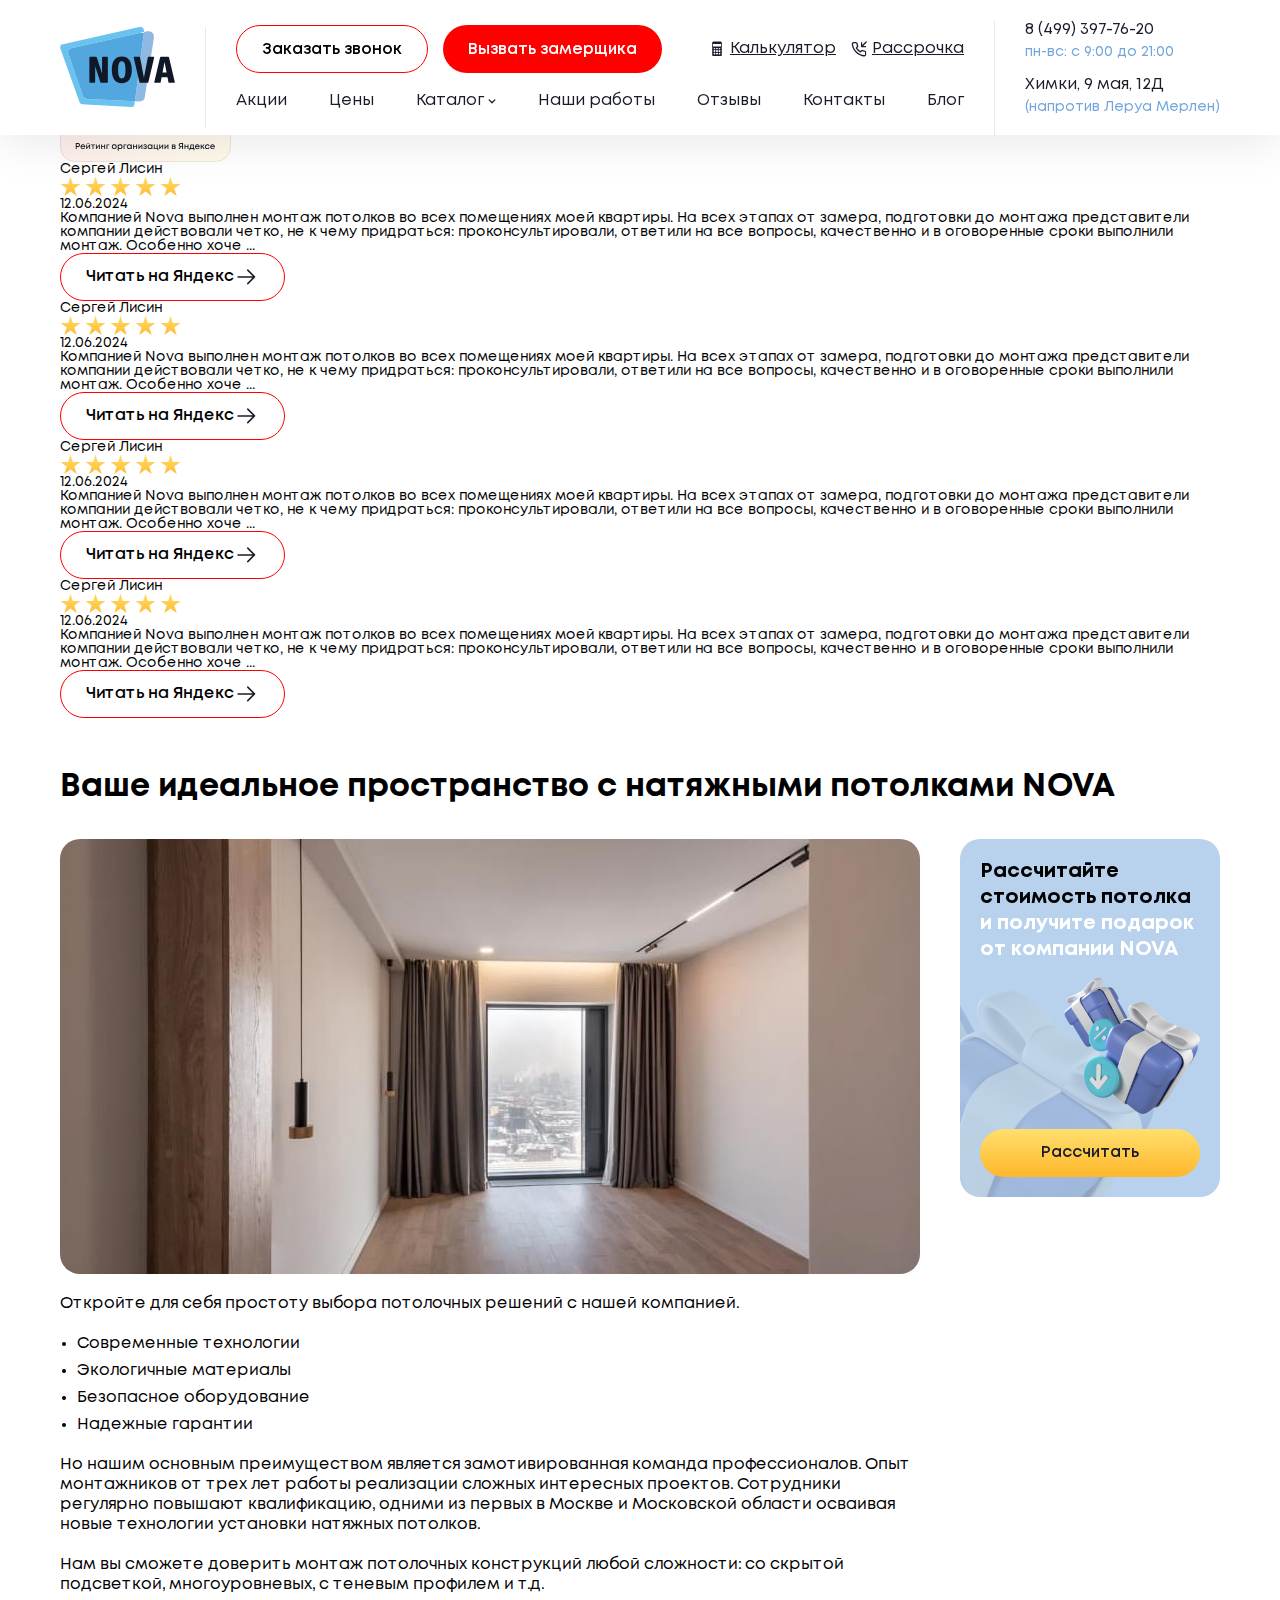
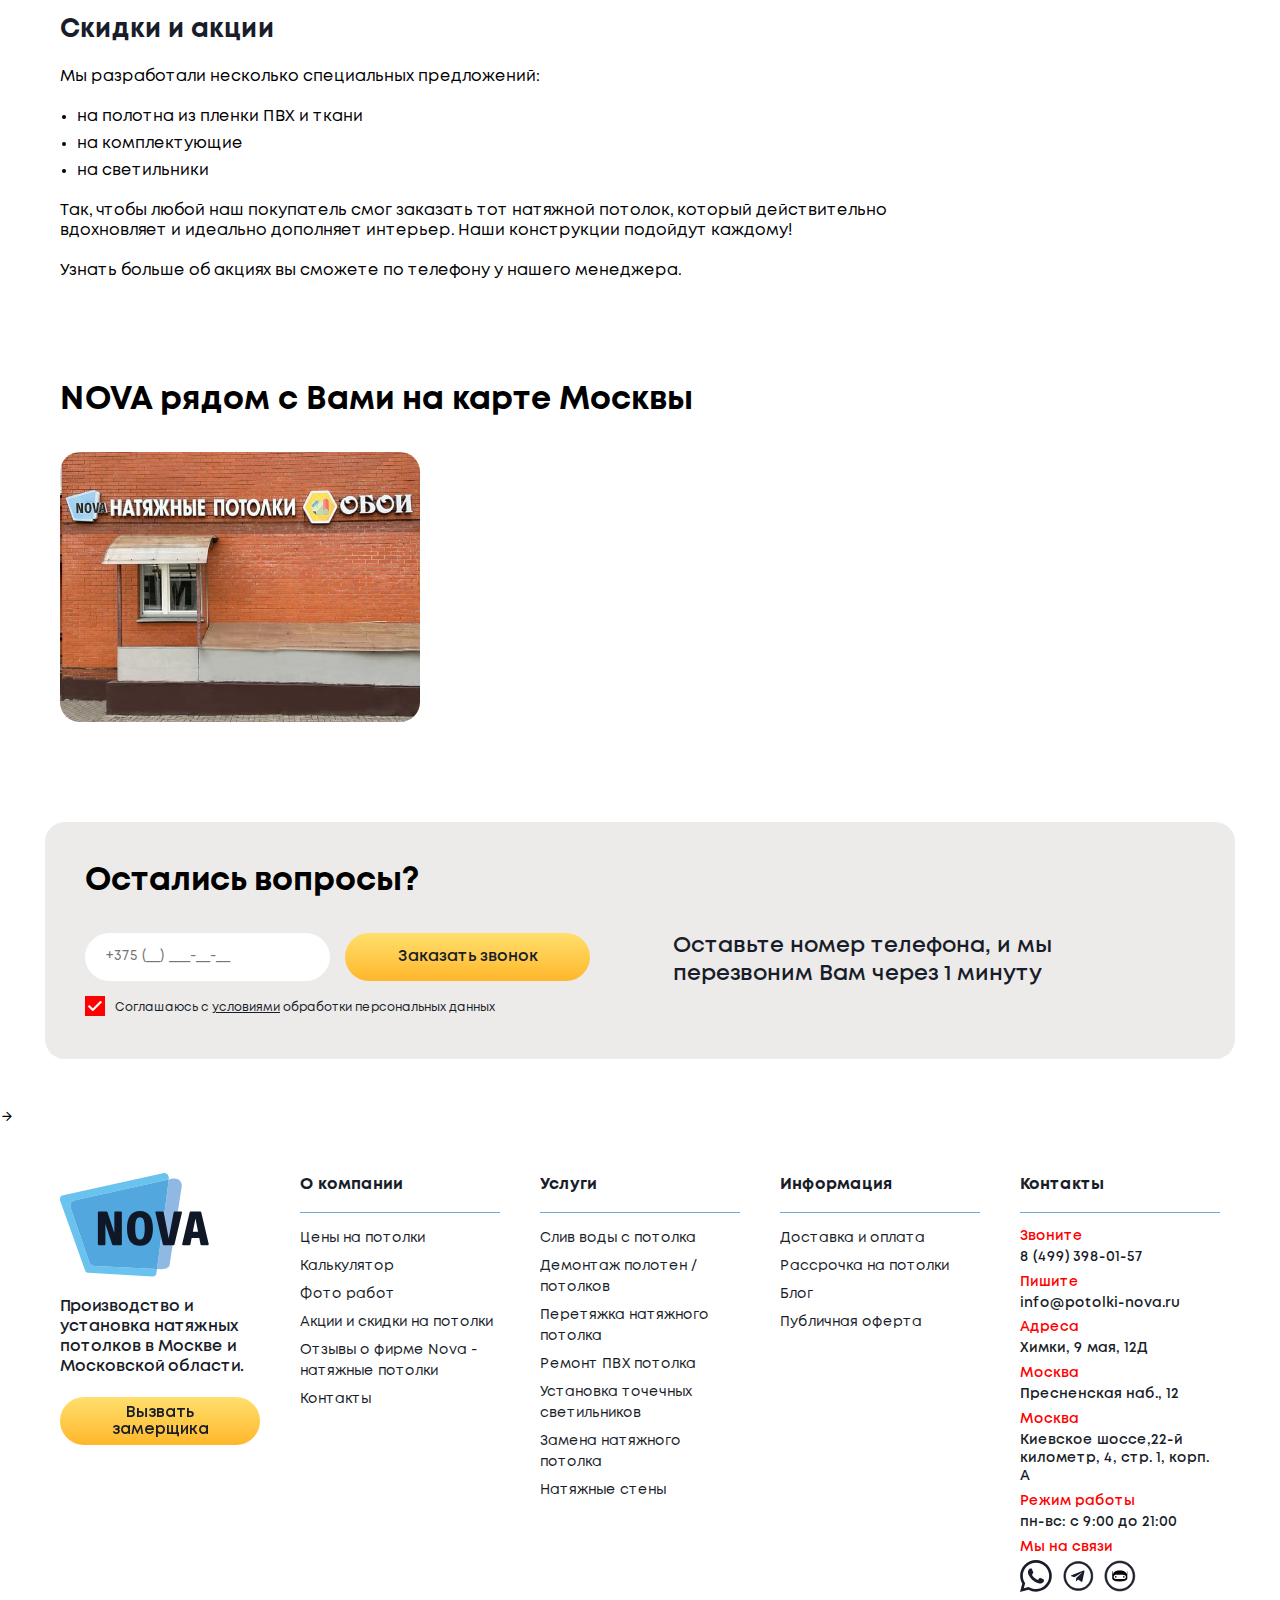
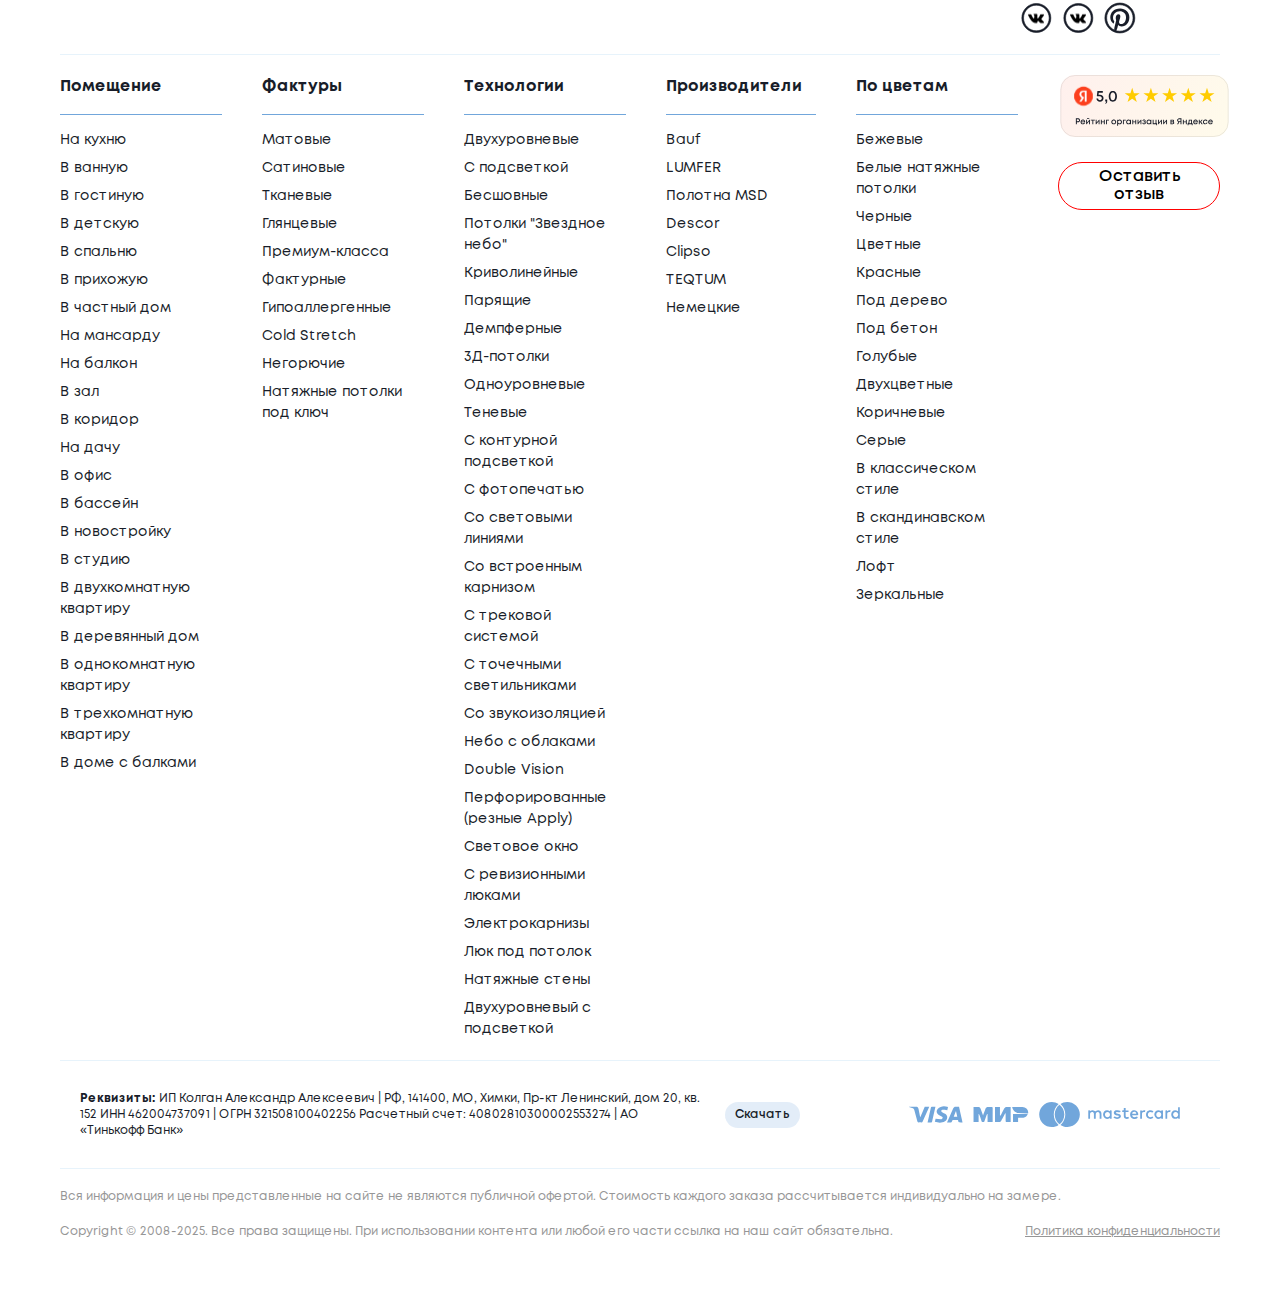
<file: reviews.html>
<!DOCTYPE html>
<html lang="ru">

<head>
	<title>HomePage</title>
	<meta charset="UTF-8" />
	<meta name="format-detection" content="telephone=no" />
	<style>
		body {
			opacity: 1;
		}
	</style>
	<!-- <link
    href="https://cdn.jsdelivr.net/npm/bootstrap@5.3.2/dist/css/bootstrap.min.css?_v=20250813175216"
    rel="stylesheet"
  /> -->

	<link rel="stylesheet" href="css/style.min.css?_v=20250813175216" />
	<link rel="shortcut icon" href="favicon.ico" />
	<!-- <meta name="robots" content="noindex, nofollow"> -->
	<meta name="viewport" content="width=device-width, initial-scale=1.0" />
</head>

<body>
	<div class="wrapper">
		<header class="header">
			<div class="header__container">
				<div class="header__body">
					<a href="home.html" class="header__logo"><img src="img/header/logo.svg" alt="#" /></a>
					<div class="header__main">
						<div class="header__top">
							<div class="header__buttons">
								<a data-popup="#popup" class="header__button button button--white" href="#">Заказать звонок</a>
								<a data-da=".menu, 480" class="header__button header__button--red button button--red" href="#" data-popup="#popup-two">Вызвать замерщика</a>
							</div>
							<div data-da=".contact-header, 768" class="header__tools">
								<a data-goto-header data-goto="#calc" class="header__tools-link" href="">
									<i class="icon-calculator"></i>
									<span>Калькулятор</span>
								</a>
								<a class="header__tools-link" href="page-installment.html">
									<i class="icon-phone"></i>
									<span>Рассрочка</span></a>
							</div>
						</div>

						<div class="header__menu menu">
							<h3 class="menu__title">Меню</h3>
							<nav class="menu__body">
								<ul class="menu__list">
									<li class="menu__item">
										<a href="home.html" class="menu__link">Акции </a>
									</li>
									<li class="menu__item">
										<a href="price.html" class="menu__link">Цены</a>
									</li>

									<li class="menu__item menu__item--catalog">
										<span href="" class="menu__link">
											Каталог
											<img src="img/header/arrow-menu.svg" alt="#" />
										</span>
										<div class="submenu-catalog">
											<div class="menu__header">
												<button class="submenu-catalog__close icon-arrow-left"></button>
												<span> Каталог</span>
											</div>

											<div class="submenu-catalog__item">
												<h3 class="submenu-catalog__title">Фактуры</h3>
												<ul class="submenu-catalog__list">
													<!-- <li class="close"></li> -->
													<div class="menu__header-sub menu__header">
														<button class="submenu-catalog__list-close icon-arrow-left"></button>
														<span>Фактуры</span>
													</div>
													<li><a href="catalog.html">Матовые</a></li>
													<li><a href="#">Сатиновые</a></li>
													<li><a href="#">Тканевые</a></li>
													<li><a href="#">Глянцевые</a></li>
													<li>
														<a href="#">Премиум-класса</a>
													</li>
													<li><a href="#">Фактурные</a></li>
													<li>
														<a href="#">Гипоаллергенные</a>
													</li>
													<li>
														<a href="#">Cold Stretch</a>
													</li>
													<li><a href="#">Негорючие</a></li>
													<li>
														<a href="#">Натяжные потолки под ключ</a>
													</li>
												</ul>
											</div>
											<div class="submenu-catalog__item">
												<h3 class="submenu-catalog__title">Расчёты</h3>
												<ul class="submenu-catalog__list">
													<div class="menu__header-sub menu__header">
														<button class="submenu-catalog__list-close icon-arrow-left"></button>
														<span>Расчёты</span>
													</div>
													<li><a href="#">На кухню</a></li>
													<li><a href="#">В ванную</a></li>
													<li><a href="#">В гостиную</a></li>
													<li><a href="#">В детскую</a></li>
													<li><a href="#">В спальню</a></li>
													<li><a href="#">В прихожую</a></li>
													<li><a href="#">В частный дом</a></li>
												</ul>
											</div>
											<div class="submenu-catalog__item">
												<h3 class="submenu-catalog__title">Технологии</h3>
												<ul class="submenu-catalog__list">
													<div class="menu__header-sub menu__header">
														<button class="submenu-catalog__list-close icon-arrow-left"></button>
														<span>Технологии</span>
													</div>
													<li><a href="#">Матовые</a></li>
													<li><a href="#">Сатиновые</a></li>
													<li><a href="#">Тканевые</a></li>
													<li><a href="#">Глянцевые</a></li>
													<li><a href="#">Премиум-класса</a></li>
													<li><a href="#">Фактурные</a></li>
													<li><a href="#">Гипоаллергенные</a></li>
													<li><a href="#">Cold Stretch</a></li>
													<li><a href="#">Негорючие</a></li>
													<li><a href="#">Натяжные потолки под ключ</a></li>
												</ul>
											</div>
											<div class="submenu-catalog__item">
												<h3 class="submenu-catalog__title">Производители</h3>
												<ul class="submenu-catalog__list">
													<div class="menu__header-sub menu__header">
														<button class="submenu-catalog__list-close icon-arrow-left"></button>
														<span>Производители</span>
													</div>
													<li><a href="#">Bauf</a></li>
													<li><a href="#">LUMFER</a></li>
													<li><a href="#">Полотна MSD</a></li>
													<li><a href="#">Descor</a></li>
													<li><a href="#">Clipso</a></li>
													<li><a href="#">TEQTUM</a></li>
													<li><a href="#">Немецкие</a></li>
												</ul>
											</div>
										</div>
									</li>

									<li class="menu__item">
										<a href="work.html" class="menu__link">Наши работы</a>
									</li>

									<li class="menu__item">
										<a href="reviews.html" class="menu__link"> Отзывы </a>
									</li>
									<li class="menu__item">
										<a href="contact.html" class="menu__link"> Контакты </a>
									</li>
									<li class="menu__item">
										<a href="blog.html" class="menu__link">
											Блог
											<!-- <img src="img/header/arrow-menu.svg" alt="#" /> -->
										</a>

										<!-- <ul class="submenu">
                  <div class="submenu__header menu__header">
                    <button
                      class="submenu-close close icon-arrow-left"
                    ></button>
                    <span> О компании</span>
                  </div>
                  <li><a href="#">Доставка и оплата</a></li>
                  <li><a href="#">Рассрочка</a></li>
                  <li><a href="#">Блог</a></li>
                  <li><a href="#">Публичная оферта</a></li>
                  <li><a href="#">Вакансии</a></li>
                  <li><a href="#">Приют</a></li>
                </ul> -->
									</li>
								</ul>
							</nav>
							<button type="button" class="menu__icon menu__icon-phone icon-menu">
								<span></span>
							</button>
						</div>
					</div>
					<div data-da=".header, 1150,0" class="header__contact contact-header">
						<div class="contact-header__item">
							<a class="contact-header__phone" href="tel:84993977620">8 (499) 397-76-20</a>
							<p data-da=".menu, 768" class="contact-header__clock">
								пн-вс: c 9:00 до 21:00
							</p>
						</div>
						<div data-da=".menu, 768" class="contact-header__item contact-header__item--phone">
							<div class="contact-header__address">Химки, 9 мая, 12Д</div>
							<p class="contact-header__addres-local">(напротив Леруа Мерлен)</p>
						</div>
					</div>
					<button type="button" class="menu__icon icon-menu">
						<span></span>
					</button>
				</div>
			</div>
		</header>
		<div id="popup" aria-hidden="true" class="popup">
			<div class="popup__wrapper">
				<div class="popup__content">
					<button data-close type="button" class="popup__close">
						<svg xmlns="http://www.w3.org/2000/svg" version="1" viewBox="0 0 24 24">
							<path d="M13 12l5-5-1-1-5 5-5-5-1 1 5 5-5 5 1 1 5-5 5 5 1-1z"></path>
						</svg>
					</button>
					<div class="popup__body">
						<h2 class="popup__title">Закажите звонок</h2>
						<p class="popup__text">
							И наш менеджер перезвонит Вам в ближайшее время
						</p>
						<form data-ajax data-popup-message="#form-message" class="popup__form" action="files/sendmail/sendmail.php" method="POST">
							<input data-inputmask="'mask':'375 (99)-999-99-99'" data-required type="text" name="phone" data-error="Заполните поля" placeholder="+375 (__) ___-__-__" class="popup__input input" />
							<div class="checkbox">
								<input id="c_5" data-error="Ошибка" class="checkbox__input" type="checkbox" value="согласен" name="check" checked />
								<label for="c_5" class="checkbox__label"><span class="checkbox__text">Соглашаюсь с
										<a href="/privacy.html" target="_blank">условиями</a> обработки
										персональных данных
									</span></label>
							</div>
							<button type="submit" class="popup__button button button--yellow">
								Заказать звонок
							</button>
						</form>
					</div>
				</div>
			</div>
		</div>

		<div id="popup-two" aria-hidden="true" class="popup">
			<div class="popup__wrapper">
				<div class="popup__content">
					<button data-close type="button" class="popup__close">
						<svg xmlns="http://www.w3.org/2000/svg" version="1" viewBox="0 0 24 24">
							<path d="M13 12l5-5-1-1-5 5-5-5-1 1 5 5-5 5 1 1 5-5 5 5 1-1z"></path>
						</svg>
					</button>
					<div class="popup__body">
						<h2 class="popup__title">Закажите бесплатный выезд замерщика</h2>
						<p class="popup__text">Заполните форму для вызова замерщика</p>
						<form data-ajax data-popup-message="#form-message" class="popup__form" action="files/sendmail/sendmail.php" method="POST">
							<input data-inputmask="'mask':'375 (99)-999-99-99'" data-required type="text" name="phone" data-error="Заполните поля" placeholder="+375 (__) ___-__-__" class="popup__input input" />
							<div class="checkbox">
								<input id="c_6" data-error="Ошибка" class="checkbox__input" type="checkbox" value="согласен" name="check" checked />
								<label for="c_6" class="checkbox__label"><span class="checkbox__text">Соглашаюсь с
										<a href="/privacy.html" target="_blank">условиями</a> обработки
										персональных данных
									</span></label>
							</div>
							<button type="submit" class="popup__button button button--yellow">
								Заказать звонок
							</button>
						</form>
					</div>
				</div>
			</div>
		</div>
		<div id="popup-three" aria-hidden="true" class="popup">
			<div class="popup__wrapper">
				<div class="popup__content">
					<button data-close type="button" class="popup__close">
						<svg xmlns="http://www.w3.org/2000/svg" version="1" viewBox="0 0 24 24">
							<path d="M13 12l5-5-1-1-5 5-5-5-1 1 5 5-5 5 1 1 5-5 5 5 1-1z"></path>
						</svg>
					</button>
					<div class="popup__body">
						<h2 class="popup__title">Воспользуйтесь предложением</h2>
						<p class="popup__text">Для этого заполните форму</p>
						<form data-ajax data-popup-message="#form-message" class="popup__form" action="files/sendmail/sendmail.php" method="POST">
							<input data-inputmask="'mask':'375 (99)-999-99-99'" data-required type="text" name="phone" data-error="Заполните поля" placeholder="+375 (__) ___-__-__" class="popup__input input" />
							<div class="checkbox">
								<input id="c_7" data-error="Ошибка" class="checkbox__input" type="checkbox" value="согласен" name="check" checked />
								<label for="c_7" class="checkbox__label"><span class="checkbox__text">Соглашаюсь с
										<a href="/privacy.html" target="_blank">условиями</a> обработки
										персональных данных
									</span></label>
							</div>
							<button type="submit" class="popup__button button button--yellow">
								Заказать звонок
							</button>
						</form>
					</div>
				</div>
			</div>
		</div>

		<div id="popup-four" aria-hidden="true" class="popup">
			<div class="popup__wrapper">
				<div class="popup__content">
					<button data-close type="button" class="popup__close">
						<svg xmlns="http://www.w3.org/2000/svg" version="1" viewBox="0 0 24 24">
							<path d="M13 12l5-5-1-1-5 5-5-5-1 1 5 5-5 5 1 1 5-5 5 5 1-1z"></path>
						</svg>
					</button>
					<div class="popup__body">
						<h2 class="popup__title">Заказать натяжные потолки в рассрочку</h2>
						<form data-ajax data-popup-message="#form-message" class="popup__form" action="files/sendmail/sendmail.php" method="POST">
							<input data-inputmask="'mask':'375 (99)-999-99-99'" data-required type="text" name="phone" data-error="Заполните поля" placeholder="+375 (__) ___-__-__" class="popup__input input" />
							<div class="checkbox">
								<input id="c_9" data-error="Ошибка" class="checkbox__input" type="checkbox" value="согласен" name="check" checked />
								<label for="c_9" class="checkbox__label"><span class="checkbox__text">Соглашаюсь с
										<a href="/privacy.html" target="_blank">условиями</a> обработки
										персональных данных
									</span></label>
							</div>
							<button type="submit" class="popup__button button button--yellow">
								Заказать звонок
							</button>
						</form>
					</div>
				</div>
			</div>
		</div>
		<div id="popup-five" aria-hidden="true" class="popup">
			<div class="popup__wrapper">
				<div class="popup__content">
					<button data-close type="button" class="popup__close">
						<svg xmlns="http://www.w3.org/2000/svg" version="1" viewBox="0 0 24 24">
							<path d="M13 12l5-5-1-1-5 5-5-5-1 1 5 5-5 5 1 1 5-5 5 5 1-1z"></path>
						</svg>
					</button>
					<div class="popup__body">
						<h2 class="popup__title">Рассчитайте стоимость натяжного потолка</h2>
						<p class="popup__text">
							Оставьте заявку и получите подарок от компании NOVA
						</p>
						<form data-ajax data-popup-message="#form-message" class="popup__form" action="files/sendmail/sendmail.php" method="POST">
							<input data-inputmask="'mask':'375 (99)-999-99-99'" data-required type="text" name="phone" data-error="Заполните поля" placeholder="+375 (__) ___-__-__" class="popup__input input" />
							<div class="checkbox">
								<input id="c_10" data-error="Ошибка" class="checkbox__input" type="checkbox" value="согласен" name="check" checked />
								<label for="c_10" class="checkbox__label"><span class="checkbox__text">Соглашаюсь с
										<a href="/privacy.html" target="_blank">условиями</a> обработки
										персональных данных
									</span></label>
							</div>
							<button type="submit" class="popup__button button button--yellow">
								Заказать звонок
							</button>
						</form>
					</div>
				</div>
			</div>
		</div>

		<div id="popup-six" aria-hidden="true" class="popup">
			<div class="popup__wrapper">
				<div class="popup__content">
					<button data-close type="button" class="popup__close">
						<svg xmlns="http://www.w3.org/2000/svg" version="1" viewBox="0 0 24 24">
							<path d="M13 12l5-5-1-1-5 5-5-5-1 1 5 5-5 5 1 1 5-5 5 5 1-1z"></path>
						</svg>
					</button>
					<div class="popup__body">
						<h2 class="popup__title">Задать вопрос</h2>
						<p class="popup__text">Напишите интересующий Вас вопрос</p>
						<form data-ajax data-popup-message="#form-message" class="popup__form" action="files/sendmail/sendmail.php" method="POST">
							<input data-inputmask="'mask':'375 (99)-999-99-99'" data-required type="text" name="phone" data-error="Заполните поля" placeholder="+375 (__) ___-__-__" class="popup__input input" />
							<textarea data-required autocomplete="off" name="text" placeholder="Ваш комментарий" data-error="Напишите комментарий" class="input" data-autoheight data-autoheight-min="150" data-autoheight-max="330"></textarea>
							<div class="checkbox">
								<input id="c_8" data-error="Ошибка" class="checkbox__input" type="checkbox" value="согласен" name="check" checked />
								<label for="c_8" class="checkbox__label"><span class="checkbox__text">Соглашаюсь с
										<a href="/privacy.html" target="_blank">условиями</a> обработки
										персональных данных
									</span></label>
							</div>
							<button type="submit" class="popup__button button button--yellow">
								Заказать звонок
							</button>
						</form>
					</div>
				</div>
			</div>
		</div>
		<div id="form-message" aria-hidden="true" class="popup">
			<div class="popup__wrapper">
				<div class="popup__content">
					<button data-close type="button" class="popup__close">
						<svg xmlns="http://www.w3.org/2000/svg" version="1" viewBox="0 0 24 24">
							<path d="M13 12l5-5-1-1-5 5-5-5-1 1 5 5-5 5 1 1 5-5 5 5 1-1z"></path>
						</svg>
					</button>
					<div class="popup__body">
						<h2 class="popup__title" style="
            color: red;
            font-size: 24px;
            font-weight: 600;
            text-align: center;
            margin: 20px 0;
            padding: 15px;
            background-color: #f8f9fa;
            border-radius: 8px;
            box-shadow: 0 2px 4px rgba(0, 0, 0, 0.1);
            animation: fadeIn 0.5s ease-in-out;
          ">
							Спасибо, ваша форма успешно отправлена!
						</h2>
						<style>
							@keyframes fadeIn {
								from {
									opacity: 0;
									transform: translateY(-10px);
								}

								to {
									opacity: 1;
									transform: translateY(0);
								}
							}
						</style>
					</div>
				</div>
			</div>
		</div>

		<div id="popup-seven" aria-hidden="true" class="popup">
			<div class="popup__wrapper">
				<div class="popup__content">
					<button data-close type="button" class="popup__close">
						<svg xmlns="http://www.w3.org/2000/svg" version="1" viewBox="0 0 24 24">
							<path d="M13 12l5-5-1-1-5 5-5-5-1 1 5 5-5 5 1 1 5-5 5 5 1-1z"></path>
						</svg>
					</button>
					<div class="popup__body">
						<h2 class="popup__title">Оставить отзыв</h2>

						<form data-ajax data-popup-message="#form-message" class="popup__form" action="files/sendmail/sendmail.php" method="POST">
							<input data-inputmask="'mask':'375 (99)-999-99-99'" data-required type="text" name="phone" data-error="Заполните поля" placeholder="+375 (__) ___-__-__" class="popup__input input" />
							<textarea data-required autocomplete="off" name="text" placeholder="Ваш комментарий" data-error="Напишите комментарий" class="input" data-autoheight data-autoheight-min="150" data-autoheight-max="330"></textarea>
							<div class="checkbox">
								<input id="c_11" data-error="Ошибка" class="checkbox__input" type="checkbox" value="согласен" name="check" checked />
								<label for="c_11" class="checkbox__label"><span class="checkbox__text">Соглашаюсь с
										<a href="/privacy.html" target="_blank">условиями</a> обработки
										персональных данных
									</span></label>
							</div>
							<button type="submit" class="popup__button button button--yellow">
								Заказать звонок
							</button>
						</form>
					</div>
				</div>
			</div>
		</div>


		<main class="page page-reviews">
			<section class="reviews-hero">
				<div class="reviews-hero__container">
					<h1 class="reviews-hero__title">
						Ваши отзывы о наших натяжных потолках говорят за нас
					</h1>
					<p class="reviews-hero__text">
						Мы делаем все, для того чтобы Вы получили самые качественные
						потолки, по самой выгодной цене.
					</p>
				</div>
			</section>
			<section class="reviews">
				<div class="reviews__container">
					<div class="reviews__top">
						<h2 class="reviews__title title">Отзывы</h2>
						<img src="img/reviews/banyandex.svg" alt="#" />
					</div>
					<div class="reviews__items">
						<article class="reviews__item">
							<div class="reviews__name">Сергей Лисин</div>
							<div class="reviews__info">
								<div class="reviews__stars">
									<img class="reviews__star" src="img/reviews/star.svg" alt="#" />
									<img class="reviews__star" src="img/reviews/star.svg" alt="#" />

									<img class="reviews__star" src="img/reviews/star.svg" alt="#" />

									<img class="reviews__star" src="img/reviews/star.svg" alt="#" />

									<img class="reviews__star" src="img/reviews/star.svg" alt="#" />
								</div>
								<time datetime="2024-06-12">12.06.2024</time>
							</div>
							<p class="reviews__text">
								Компанией Nova выполнен монтаж потолков во всех помещениях
								моей квартиры. На всех этапах от замера, подготовки до монтажа
								представители компании действовали четко, не к чему
								придраться: проконсультировали, ответили на все вопросы,
								качественно и в оговоренные сроки выполнили монтаж. Особенно
								хоче ...
							</p>
							<a class="reviews__button button button--white" href="#">
								<span> Читать на Яндекс </span>
								<svg width="25" height="18" viewBox="0 0 25 18" fill="none" xmlns="http://www.w3.org/2000/svg">
									<path d="M4 8.89355H20.5M20.5 8.89355L13.75 2.14355M20.5 8.89355L13.75 15.6436" stroke="#181D29" stroke-width="1.5" stroke-linecap="round" stroke-linejoin="round"></path>
								</svg>
							</a>
						</article>
						<article class="reviews__item">
							<div class="reviews__name">Сергей Лисин</div>
							<div class="reviews__info">
								<div class="reviews__stars">
									<img class="reviews__star" src="img/reviews/star.svg" alt="#" />
									<img class="reviews__star" src="img/reviews/star.svg" alt="#" />

									<img class="reviews__star" src="img/reviews/star.svg" alt="#" />

									<img class="reviews__star" src="img/reviews/star.svg" alt="#" />

									<img class="reviews__star" src="img/reviews/star.svg" alt="#" />
								</div>
								<time datetime="2024-06-12">12.06.2024</time>
							</div>
							<p class="reviews__text">
								Компанией Nova выполнен монтаж потолков во всех помещениях
								моей квартиры. На всех этапах от замера, подготовки до монтажа
								представители компании действовали четко, не к чему
								придраться: проконсультировали, ответили на все вопросы,
								качественно и в оговоренные сроки выполнили монтаж. Особенно
								хоче ...
							</p>
							<a class="reviews__button button button--white" href="#">
								<span> Читать на Яндекс </span>
								<svg width="25" height="18" viewBox="0 0 25 18" fill="none" xmlns="http://www.w3.org/2000/svg">
									<path d="M4 8.89355H20.5M20.5 8.89355L13.75 2.14355M20.5 8.89355L13.75 15.6436" stroke="#181D29" stroke-width="1.5" stroke-linecap="round" stroke-linejoin="round"></path>
								</svg>
							</a>
						</article>
						<article class="reviews__item">
							<div class="reviews__name">Сергей Лисин</div>
							<div class="reviews__info">
								<div class="reviews__stars">
									<img class="reviews__star" src="img/reviews/star.svg" alt="#" />
									<img class="reviews__star" src="img/reviews/star.svg" alt="#" />

									<img class="reviews__star" src="img/reviews/star.svg" alt="#" />

									<img class="reviews__star" src="img/reviews/star.svg" alt="#" />

									<img class="reviews__star" src="img/reviews/star.svg" alt="#" />
								</div>
								<time datetime="2024-06-12">12.06.2024</time>
							</div>
							<p class="reviews__text">
								Компанией Nova выполнен монтаж потолков во всех помещениях
								моей квартиры. На всех этапах от замера, подготовки до монтажа
								представители компании действовали четко, не к чему
								придраться: проконсультировали, ответили на все вопросы,
								качественно и в оговоренные сроки выполнили монтаж. Особенно
								хоче ...
							</p>
							<a class="reviews__button button button--white" href="#">
								<span> Читать на Яндекс </span>
								<svg width="25" height="18" viewBox="0 0 25 18" fill="none" xmlns="http://www.w3.org/2000/svg">
									<path d="M4 8.89355H20.5M20.5 8.89355L13.75 2.14355M20.5 8.89355L13.75 15.6436" stroke="#181D29" stroke-width="1.5" stroke-linecap="round" stroke-linejoin="round"></path>
								</svg>
							</a>
						</article>
						<article class="reviews__item">
							<div class="reviews__name">Сергей Лисин</div>
							<div class="reviews__info">
								<div class="reviews__stars">
									<img class="reviews__star" src="img/reviews/star.svg" alt="#" />
									<img class="reviews__star" src="img/reviews/star.svg" alt="#" />

									<img class="reviews__star" src="img/reviews/star.svg" alt="#" />

									<img class="reviews__star" src="img/reviews/star.svg" alt="#" />

									<img class="reviews__star" src="img/reviews/star.svg" alt="#" />
								</div>
								<time datetime="2024-06-12">12.06.2024</time>
							</div>
							<p class="reviews__text">
								Компанией Nova выполнен монтаж потолков во всех помещениях
								моей квартиры. На всех этапах от замера, подготовки до монтажа
								представители компании действовали четко, не к чему
								придраться: проконсультировали, ответили на все вопросы,
								качественно и в оговоренные сроки выполнили монтаж. Особенно
								хоче ...
							</p>
							<a class="reviews__button button button--white" href="#">
								<span> Читать на Яндекс </span>
								<svg width="25" height="18" viewBox="0 0 25 18" fill="none" xmlns="http://www.w3.org/2000/svg">
									<path d="M4 8.89355H20.5M20.5 8.89355L13.75 2.14355M20.5 8.89355L13.75 15.6436" stroke="#181D29" stroke-width="1.5" stroke-linecap="round" stroke-linejoin="round"></path>
								</svg>
							</a>
						</article>
					</div>
				</div>
			</section>
			<section class="room">
				<div class="room__container">
					<h2 class="room__title title">
						Ваше идеальное пространство с натяжными потолками NOVA
					</h2>
					<div class="room__body">
						<div class="room__content">
							<div class="room__image">
								<img src="img/room/01.jpg" alt="#" />
							</div>
							<p>
								Откройте для себя простоту выбора потолочных решений с нашей
								компанией.
							</p>
							<ul>
								<li>Современные технологии</li>
								<li>Экологичные материалы</li>
								<li>Безопасное оборудование</li>
								<li>Надежные гарантии</li>
							</ul>
							<p>
								Но нашим основным преимуществом является замотивированная
								команда профессионалов. Опыт монтажников от трех лет работы
								реализации сложных интересных проектов. Сотрудники регулярно
								повышают квалификацию, одними из первых в Москве и Московской
								области осваивая новые технологии установки натяжных потолков.
							</p>
							<p>
								Нам вы сможете доверить монтаж потолочных конструкций любой
								сложности: со скрытой подсветкой, многоуровневых, с теневым
								профилем и т.д.
							</p>
							<h3>Скидки и акции</h3>
							<p>Мы разработали несколько специальных предложений:</p>
							<ul>
								<li>на полотна из пленки ПВХ и ткани</li>
								<li>на комплектующие</li>
								<li>на светильники</li>
							</ul>
							<p>
								Так, чтобы любой наш покупатель смог заказать тот натяжной
								потолок, который действительно вдохновляет и идеально
								дополняет интерьер. Наши конструкции подойдут каждому!
							</p>
							<p>
								Узнать больше об акциях вы сможете по телефону у нашего
								менеджера.
							</p>
						</div>
						<div class="room__article">
							<div class="room__article-title">
								Рассчитайте стоимость потолка
								<span>и получите подарок от компании NOVA</span>
							</div>
							<img class="room__article-image" src="img/room/present-image.png" />
							<a data-popup="#popup-five" href="#" class="room__button button button--yellow">Рассчитать</a>
						</div>
					</div>
				</div>
			</section>
			<section class="map">
				<div class="map__container">
					<h2 class="map__title title">NOVA рядом с Вами на карте Москвы</h2>
					<div class="map__body">
						<div class="map__image">
							<img src="img/map/office.jpg" alt="#" />
						</div>
						<div class="map__map">
							<iframe src="https://yandex.ru/map-widget/v1/?lang=ru_RU&amp;scroll=false&amp;source=constructor-api&amp;um=constructor%3Ab954b9eb59e95230cbd0a44d3a7e3f9dc072aa8799804a92537534b7acec8625" frameborder="0" allowfullscreen="true" width="100%" height="100%" style="display: block"></iframe>
						</div>
					</div>
				</div>
			</section>
			<section class="measuring">
				<div class="measuring__container">
					<img class="measuring__image-bg" src="img/measuring/form.png" alt="#" />
					<h2 class="measuring__title title">Остались вопросы?</h2>
					<div class="measuring__body">
						<form data-ajax="" data-popup-message="#form-message" class="measuring__form" action="files/sendmail/sendmail.php" method="POST">
							<div class="measuring__form-item">
								<input data-inputmask="'mask': '375 (99)-999-99-99'" data-required="" type="text" name="phone" data-error="Заполните поля" placeholder="+375 (__) ___-__-__" class="input" inputmode="text" />
								<button type="submit" class="measuring__button button button--yellow">
									Заказать звонок
								</button>
							</div>
							<div class="checkbox">
								<input id="c_17" data-error="Ознакомтесь с условиями обработки персональных данных" class="checkbox__input" type="checkbox" value="Согласен условиями обработки персональных данных" name="check" checked="" data-required="" />
								<label for="c_17" class="checkbox__label"><span class="checkbox__text">Соглашаюсь с
										<a href="" target="_blank">условиями</a> обработки
										персональных данных</span></label>
							</div>
						</form>
						<p class="measuring__text">
							Оставьте номер телефона, и мы перезвоним Вам через 1 минуту
						</p>
					</div>
				</div>
			</section>
			<div class="nav">
				<a href="#"><i class="icon-arrow-right"></i></a>
			</div>
		</main>
		<footer class="footer">
			<div class="footer__container">
				<div class="footer__top top-footer">
					<div class="top-footer__column">
						<a class="top-footer__logo" href="#">
							<img src="img/footer/logo.svg" alt="#" />
						</a>
						<p class="top-footer__text">
							Производство и установка натяжных потолков в Москве и Московской
							области.
						</p>
						<a data-popup="#popup-two" class="top-footer__button button button--yellow" href="#">Вызвать замерщика</a>
					</div>
					<div data-dynamic-list="company" data-list-breakpoint="480,max" data-spollers="480,max" class="bottom-footer__menu">
						<div class="bottom-footer__item">
							<h3 data-list-trigger data-spoller class="bottom-footer__title">
								О компании
							</h3>
							<ul data-list-content data-visible-items="5" class="bottom-footer__list">
								<li><a href="#">Цены на потолки</a></li>
								<li><a href="#">Калькулятор</a></li>
								<li><a href="#">Фото работ</a></li>
								<li><a href="#">Акции и скидки на потолки</a></li>
								<li><a href="#">Отзывы о фирме Nova - натяжные потолки</a></li>
								<li><a href="#">Контакты</a></li>
							</ul>
						</div>
						<button data-list-button hidden type="button" class="bottom-footer__more">
							<span>Еще</span><span>Скрыть</span>
						</button>
					</div>
					<div data-dynamic-list="menu" data-list-breakpoint="480,max" data-spollers="480,max" class="bottom-footer__menu">
						<div class="bottom-footer__item">
							<h3 data-list-trigger data-spoller class="bottom-footer__title">
								Услуги
							</h3>
							<ul data-list-content data-visible-items="5" class="bottom-footer__list">
								<li><a href="">Слив воды с потолка</a></li>
								<li><a href="">Демонтаж полотен / потолков</a></li>
								<li><a href="">Перетяжка натяжного потолка</a></li>
								<li><a href="">Ремонт ПВХ потолка</a></li>
								<li><a href="">Установка точечных светильников</a></li>
								<li><a href="">Замена натяжного потолка</a></li>
								<li><a href="">Натяжные стены</a></li>
							</ul>
						</div>
						<button data-list-button hidden type="button" class="bottom-footer__more">
							<span>Еще</span><span>Скрыть</span>
						</button>
					</div>
					<div data-dynamic-list="menu" data-list-breakpoint="480,max" data-spollers="480,max" class="bottom-footer__menu">
						<div class="bottom-footer__item">
							<h3 data-list-trigger data-spoller class="bottom-footer__title">
								Информация
							</h3>
							<ul data-list-content data-visible-items="5" class="bottom-footer__list">
								<li><a href="#">Доставка и оплата</a></li>
								<li><a href="#">Рассрочка на потолки</a></li>
								<li><a href="#">Блог</a></li>
								<li><a href="#">Публичная оферта</a></li>
							</ul>
						</div>
						<button data-list-button hidden type="button" class="bottom-footer__more">
							<span>Еще</span><span>Скрыть</span>
						</button>
					</div>
					<div data-dynamic-list="menu" data-list-breakpoint="480,max" data-spollers="480,max" class="bottom-footer__menu">
						<div class="bottom-footer__item">
							<h3 data-list-trigger data-spoller class="bottom-footer__title">
								Контакты
							</h3>
							<ul data-list-content data-visible-items="5" class="bottom-footer__list">
								<li class="top-footer__item">
									<h4 class="top-footer__contact-title">Звоните</h4>
									<a class="top-footer__contact-link" href="tel:8 (499) 398-01-57">8 (499) 398-01-57</a>
								</li>
								<li class="top-footer__item">
									<h4 class="top-footer__contact-title">Пишите</h4>
									<a class="top-footer__contact-link" href="malito:info@potolki-nova.ru">info@potolki-nova.ru</a>
								</li>
								<li class="top-footer__item">
									<h4 class="top-footer__contact-title">Адресa</h4>
									<p class="top-footer__contact-text">Химки, 9 мая, 12Д</p>
								</li>
								<li class="top-footer__item">
									<h4 class="top-footer__contact-title">Москва</h4>
									<p class="top-footer__contact-text">Пресненская наб., 12</p>
								</li>
								<li class="top-footer__item">
									<h4 class="top-footer__contact-title">Москва</h4>
									<p class="top-footer__contact-text">
										Киевское шоссе,22-й километр, 4, стр. 1, корп. А
									</p>
								</li>
								<li class="top-footer__item">
									<h4 class="top-footer__contact-title">Режим работы</h4>
									<p class="top-footer__contact-text">пн-вс: c 9:00 до 21:00</p>
								</li>
								<li class="top-footer__item">
									<h4 class="top-footer__contact-title">Мы на связи</h4>
									<div class="top-footer__contact-socials">
										<a href="#"><img src="img/footer/wp-black.svg" alt="#" /></a>
										<a href="#"><img src="img/footer/tg-black.svg" alt="#" /></a>
										<a href="#"><img src="img/footer/tgbot-black.svg" alt="#" /></a>
										<a href="#"><img src="img/footer/vk-black.svg" alt="#" /></a>
										<a href="#"><img src="img/footer/vk-black.svg" alt="#" /></a>
										<a href="#"><img src="img/footer/pinterest-black.svg" alt="#" /></a>
									</div>
								</li>
							</ul>
						</div>
						<button data-list-button hidden type="button" class="bottom-footer__more">
							<span>Еще</span><span>Скрыть</span>
						</button>
					</div>
				</div>
				<div class="footer__bottom bottom-footer">
					<div data-dynamic-list="menu" data-list-breakpoint="480,max" data-spollers="480,max" class="bottom-footer__menu">
						<div class="bottom-footer__item">
							<h3 data-list-trigger data-spoller class="bottom-footer__title">
								Помещение
							</h3>
							<ul data-list-content data-visible-items="5" class="bottom-footer__list">
								<li><a href="">На кухню</a></li>
								<li><a href="">В ванную</a></li>
								<li><a href="">В гостиную</a></li>
								<li><a href="">В детскую</a></li>
								<li><a href="">В спальню</a></li>
								<li><a href="">В прихожую</a></li>
								<li><a href="">В частный дом</a></li>
								<li><a href="">На мансарду</a></li>
								<li><a href="">На балкон</a></li>
								<li><a href="">В зал</a></li>
								<li><a href="">В коридор</a></li>
								<li><a href="">На дачу</a></li>
								<li><a href="">В офис</a></li>
								<li><a href="">В бассейн</a></li>
								<li><a href="">В новостройку</a></li>
								<li>
									<a href="">В студию</a>
								</li>
								<li>
									<a href="">В двухкомнатную квартиру</a>
								</li>
								<li>
									<a href="">В деревянный дом</a>
								</li>
								<li>
									<a href="">В однокомнатную квартиру</a>
								</li>
								<li>
									<a href="">В трехкомнатную квартиру</a>
								</li>
								<li>
									<a href="">В доме с балками</a>
								</li>
							</ul>
						</div>
						<button data-list-button hidden type="button" class="bottom-footer__more">
							<span>Еще</span><span>Скрыть</span>
						</button>
					</div>
					<div data-dynamic-list="menu" data-list-breakpoint="480,max" data-spollers="480,max" class="bottom-footer__menu">
						<div class="bottom-footer__item">
							<h3 data-list-trigger data-spoller class="bottom-footer__title">
								Фактуры
							</h3>
							<ul data-list-content data-visible-items="5" class="bottom-footer__list">
								<li><a href="">Матовые</a></li>
								<li><a href="">Сатиновые</a></li>
								<li><a href="">Тканевые</a></li>
								<li><a href="">Глянцевые</a></li>
								<li><a href="">Премиум-класса</a></li>
								<li><a href="">Фактурные</a></li>
								<li><a href="">Гипоаллергенные</a></li>
								<li><a href="">Cold Stretch</a></li>
								<li><a href="">Негорючие</a></li>
								<li><a href="">Натяжные потолки под ключ</a></li>
							</ul>
						</div>
						<button data-list-button hidden type="button" class="bottom-footer__more">
							<span>Еще</span><span>Скрыть</span>
						</button>
					</div>
					<div data-dynamic-list="menu" data-list-breakpoint="480,max" data-spollers="480,max" class="bottom-footer__menu">
						<div class="bottom-footer__item">
							<h3 data-list-trigger data-spoller class="bottom-footer__title">
								Технологии
							</h3>
							<ul data-list-content data-visible-items="5" class="bottom-footer__list">
								<li><a href="">Двухуровневые</a></li>
								<li><a href="">С подсветкой</a></li>
								<li><a href="">Бесшовные</a></li>
								<li><a href="">Потолки "Звездное небо"</a></li>
								<li><a href="">Криволинейные</a></li>
								<li><a href="">Парящие</a></li>
								<li><a href="">Демпферные</a></li>
								<li><a href="">3Д-потолки</a></li>
								<li><a href="">Одноуровневые</a></li>
								<li><a href="">Теневые</a></li>
								<li><a href="">С контурной подсветкой</a></li>
								<li><a href="">С фотопечатью</a></li>
								<li><a href="">Со световыми линиями</a></li>
								<li><a href="">Со встроенным карнизом</a></li>
								<li><a href="">С трековой системой</a></li>
								<li><a href="">С точечными светильниками</a></li>
								<li><a href="">Со звукоизоляцией</a></li>
								<li><a href="">Небо с облаками</a></li>
								<li><a href="">Double Vision</a></li>
								<li><a href="">Перфорированные (резные Apply)</a></li>
								<li><a href="">Световое окно</a></li>
								<li><a href="">С ревизионными люками</a></li>
								<li><a href="">Электрокарнизы</a></li>
								<li><a href="">Люк под потолок</a></li>
								<li><a href="">Натяжные стены</a></li>
								<li><a href="">Двухуровневый с подсветкой</a></li>
							</ul>
						</div>
						<button data-list-button hidden type="button" class="bottom-footer__more">
							<span>Еще</span><span>Скрыть</span>
						</button>
					</div>
					<div data-dynamic-list="menu" data-list-breakpoint="480,max" data-spollers="480,max" class="bottom-footer__menu">
						<div class="bottom-footer__item">
							<h3 data-list-trigger data-spoller class="bottom-footer__title">
								Производители
							</h3>
							<ul data-list-content data-visible-items="5" class="bottom-footer__list">
								<li><a href="">Bauf</a></li>
								<li><a href="">LUMFER</a></li>
								<li><a href="">Полотна MSD</a></li>
								<li><a href="">Descor</a></li>
								<li><a href="">Clipso</a></li>
								<li><a href="">TEQTUM</a></li>
								<li><a href="">Немецкие</a></li>
							</ul>
						</div>
						<button data-list-button hidden type="button" class="bottom-footer__more">
							<span>Еще</span><span>Скрыть</span>
						</button>
					</div>
					<div data-dynamic-list="menu" data-list-breakpoint="480,max" data-spollers="480,max" class="bottom-footer__menu">
						<div class="bottom-footer__item">
							<h3 data-list-trigger data-spoller class="bottom-footer__title">
								По цветам
							</h3>
							<ul data-list-content data-visible-items="5" class="bottom-footer__list">
								<li><a href="">Бежевые</a></li>
								<li><a href="">Белые натяжные потолки</a></li>
								<li><a href="">Черные</a></li>
								<li><a href="">Цветные</a></li>
								<li><a href="">Красные</a></li>
								<li><a href="">Под дерево</a></li>
								<li><a href="">Под бетон</a></li>
								<li><a href="">Голубые</a></li>
								<li><a href="">Двухцветные</a></li>
								<li><a href="">Коричневые</a></li>
								<li><a href="">Серые</a></li>
								<li><a href="">В классическом стиле</a></li>
								<li><a href="">В скандинавском стиле</a></li>
								<li><a href="">Лофт</a></li>
								<li><a href="">Зеркальные</a></li>
							</ul>
						</div>
						<button data-list-button hidden type="button" class="bottom-footer__more">
							<span>Еще</span><span>Скрыть</span>
						</button>
					</div>
					<div class="bottom-footer__column">
						<a class="bottom-footer__column-yandex" href="#">
							<img src="img/footer/banyandex.svg" alt="#" />
						</a>
						<a data-popup="#popup-seven" download="Отзыв_клиента.pdf" class="bottom-footer__column-button button button--white" href="#">Оставить отзыв</a>
					</div>
				</div>
				<div class="footer__buy buy-footer">
					<div class="buy-footer__rec">
						<p class="buy-footer__text">
							<strong>Реквизиты:</strong> ИП Колган Александр Алексеевич | РФ,
							141400, МО, Химки, Пр-кт Ленинский, дом 20, кв. 152 ИНН 462004737091 |
							ОГРН 321508100402256 Расчетный счет: 40802810300002553274 | АО
							«Тинькофф Банк»
						</p>
						<a class="buy-footer__button" target="_blank" href="img/rekvizity.pdf">Скачать</a>
					</div>
					<div class="buy-footer__pay">
						<img class="buy-footer__image" src="img/footer/visa.svg" alt="#" />
						<img class="buy-footer__image" src="img/footer/mir.svg" alt="#" />
						<img class="buy-footer__image" src="img/footer/mastercard.svg" alt="#" />
					</div>
				</div>
				<div class="footer__info">
					Вся информация и цены представленные на сайте не являются публичной
					офертой. Стоимость каждого заказа рассчитывается индивидуально на замере.
				</div>
				<div class="footer__info">
					<p>
						Copyright © 2008-2025. Все права защищены. При использовании контента
						или любой его части ссылка на наш сайт обязательна.
					</p>
					<a href="#">Политика конфиденциальности</a>
				</div>
			</div>
		</footer>

	</div>
	<script src="js/app.min.js?_v=20250813175216"></script>
</body>

</html>
</file>
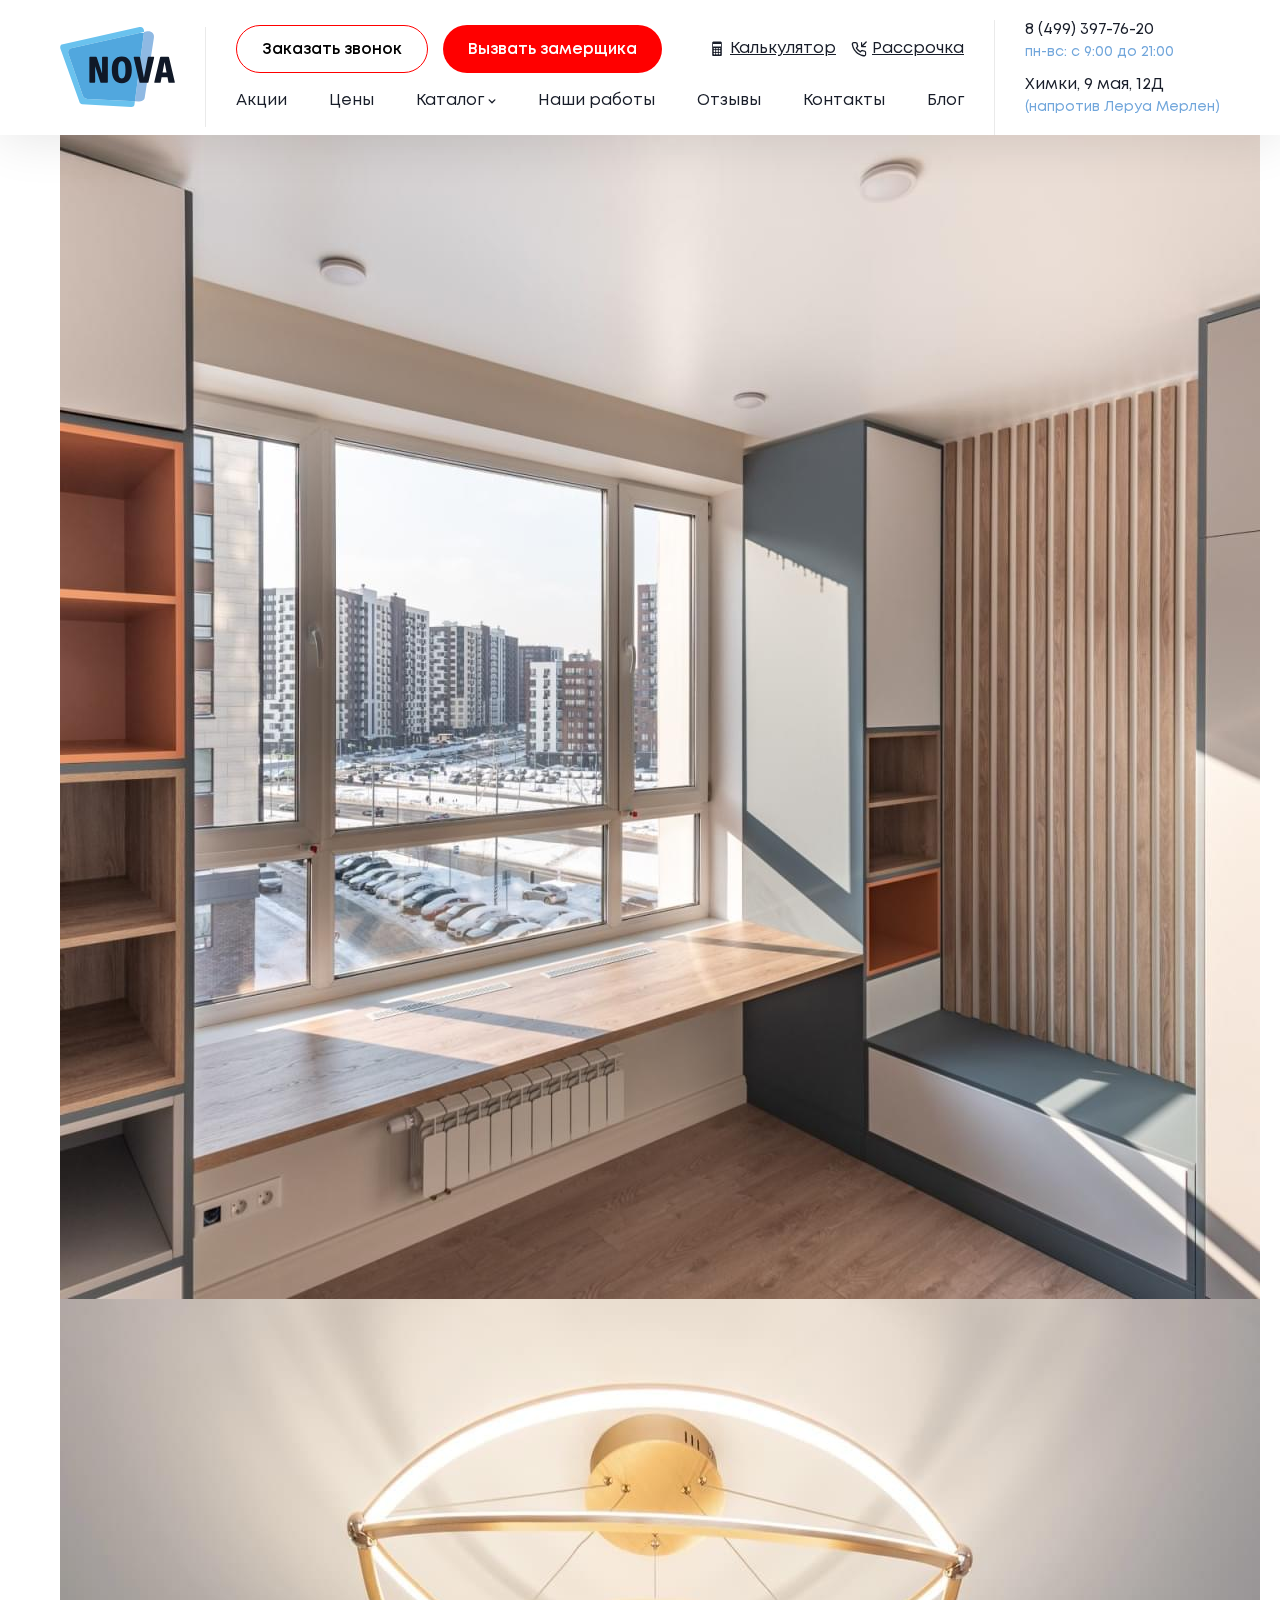
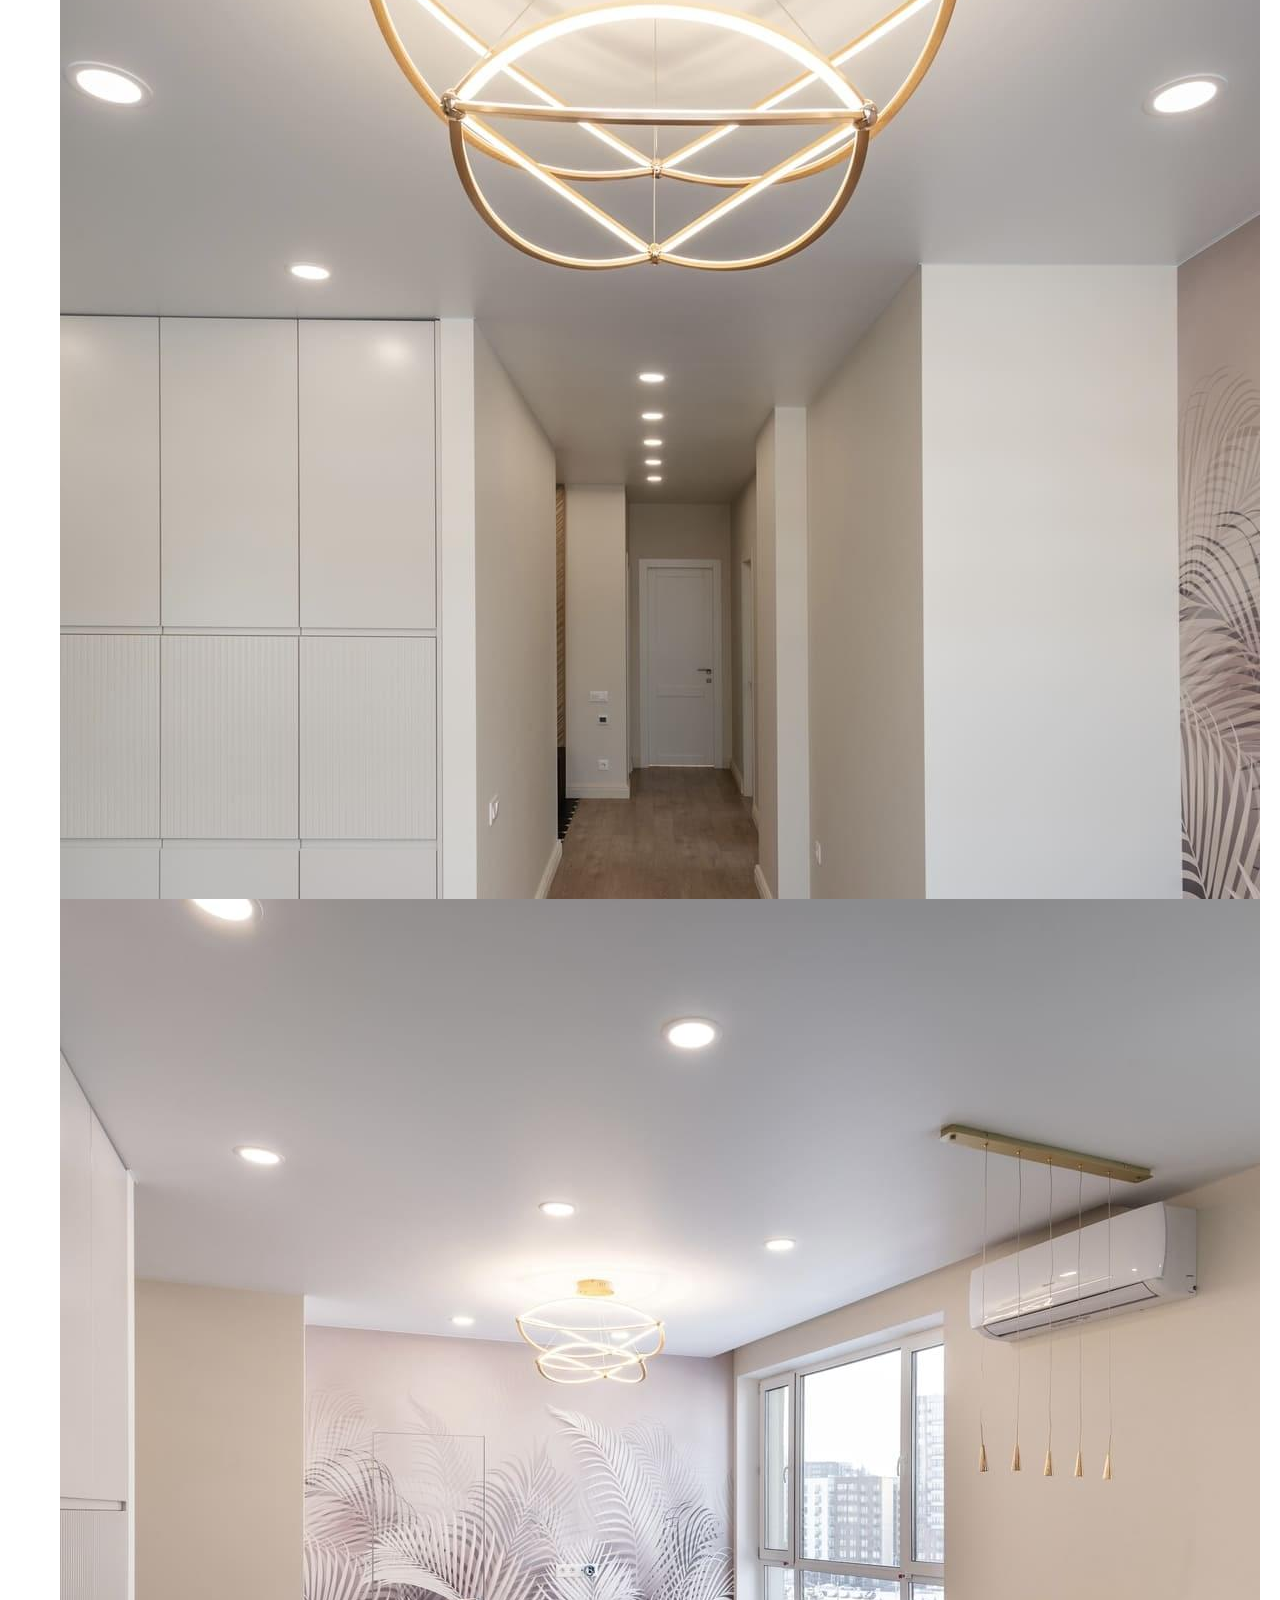
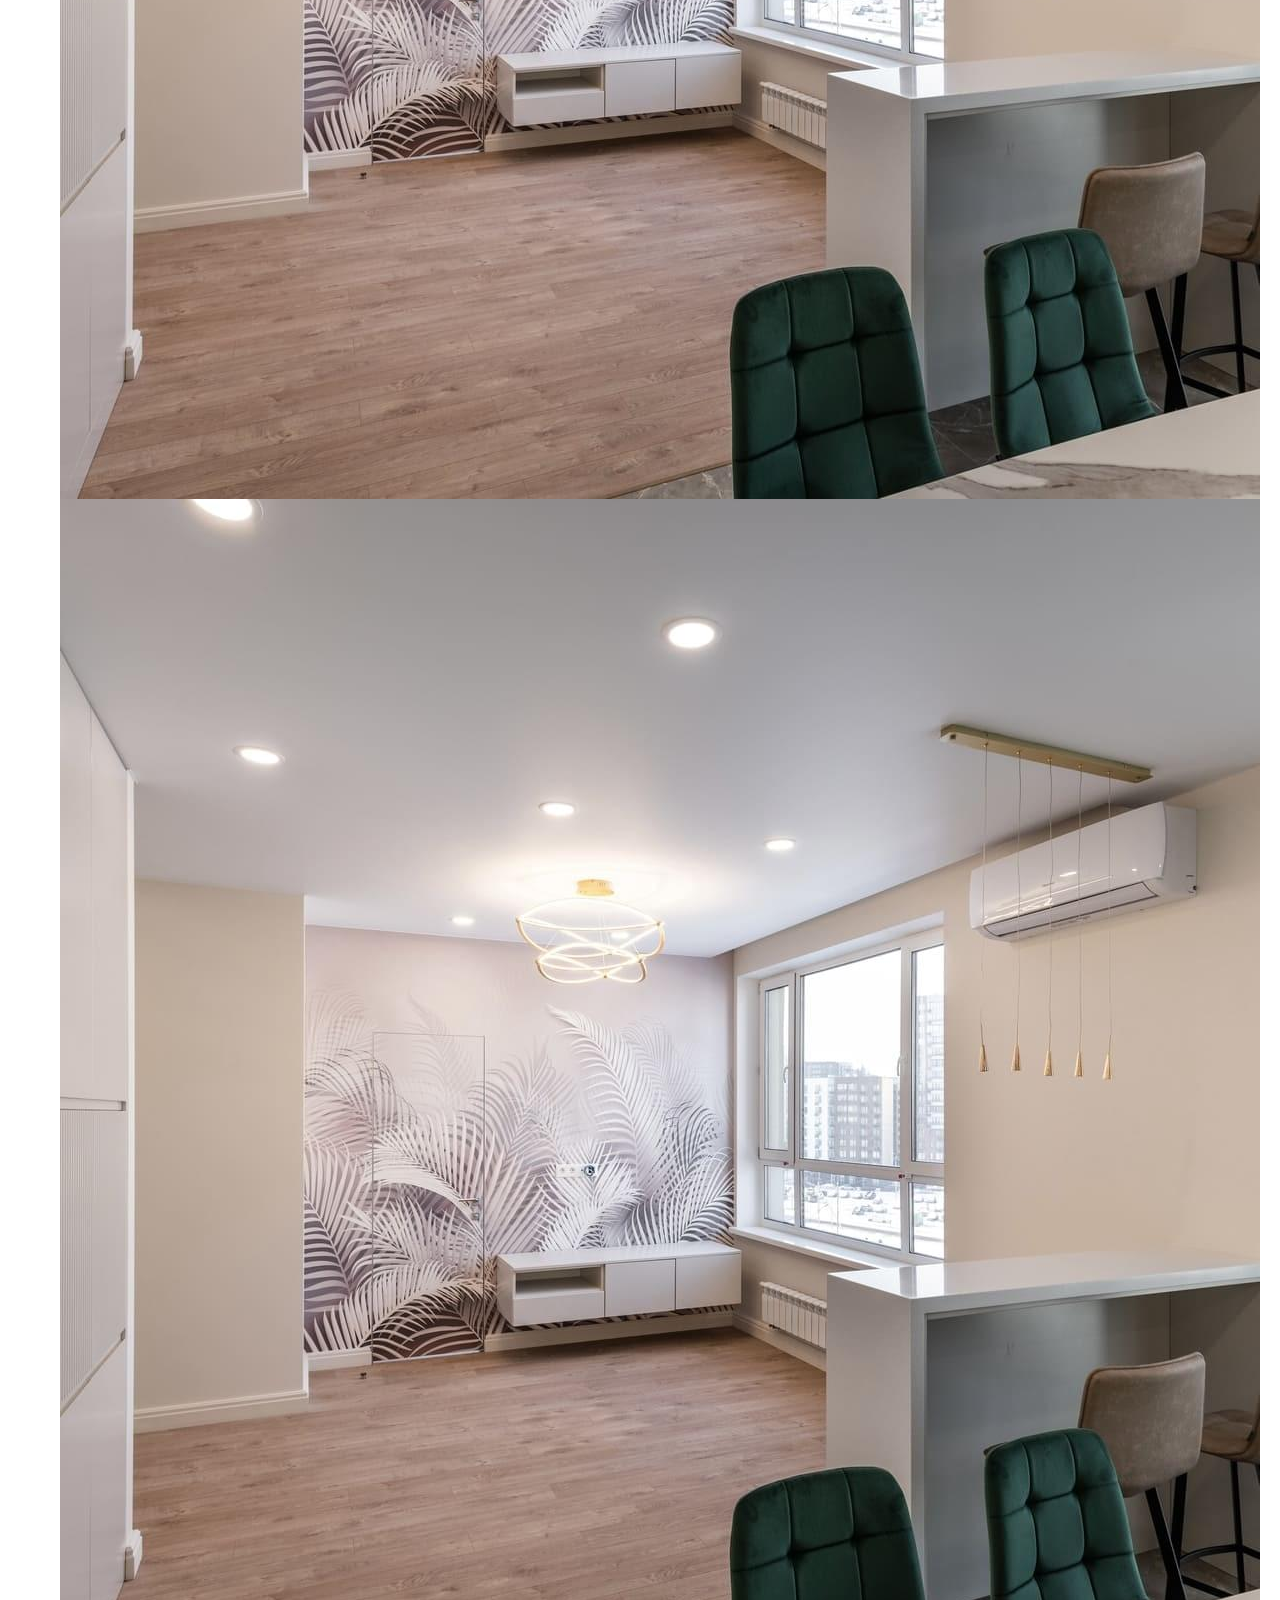
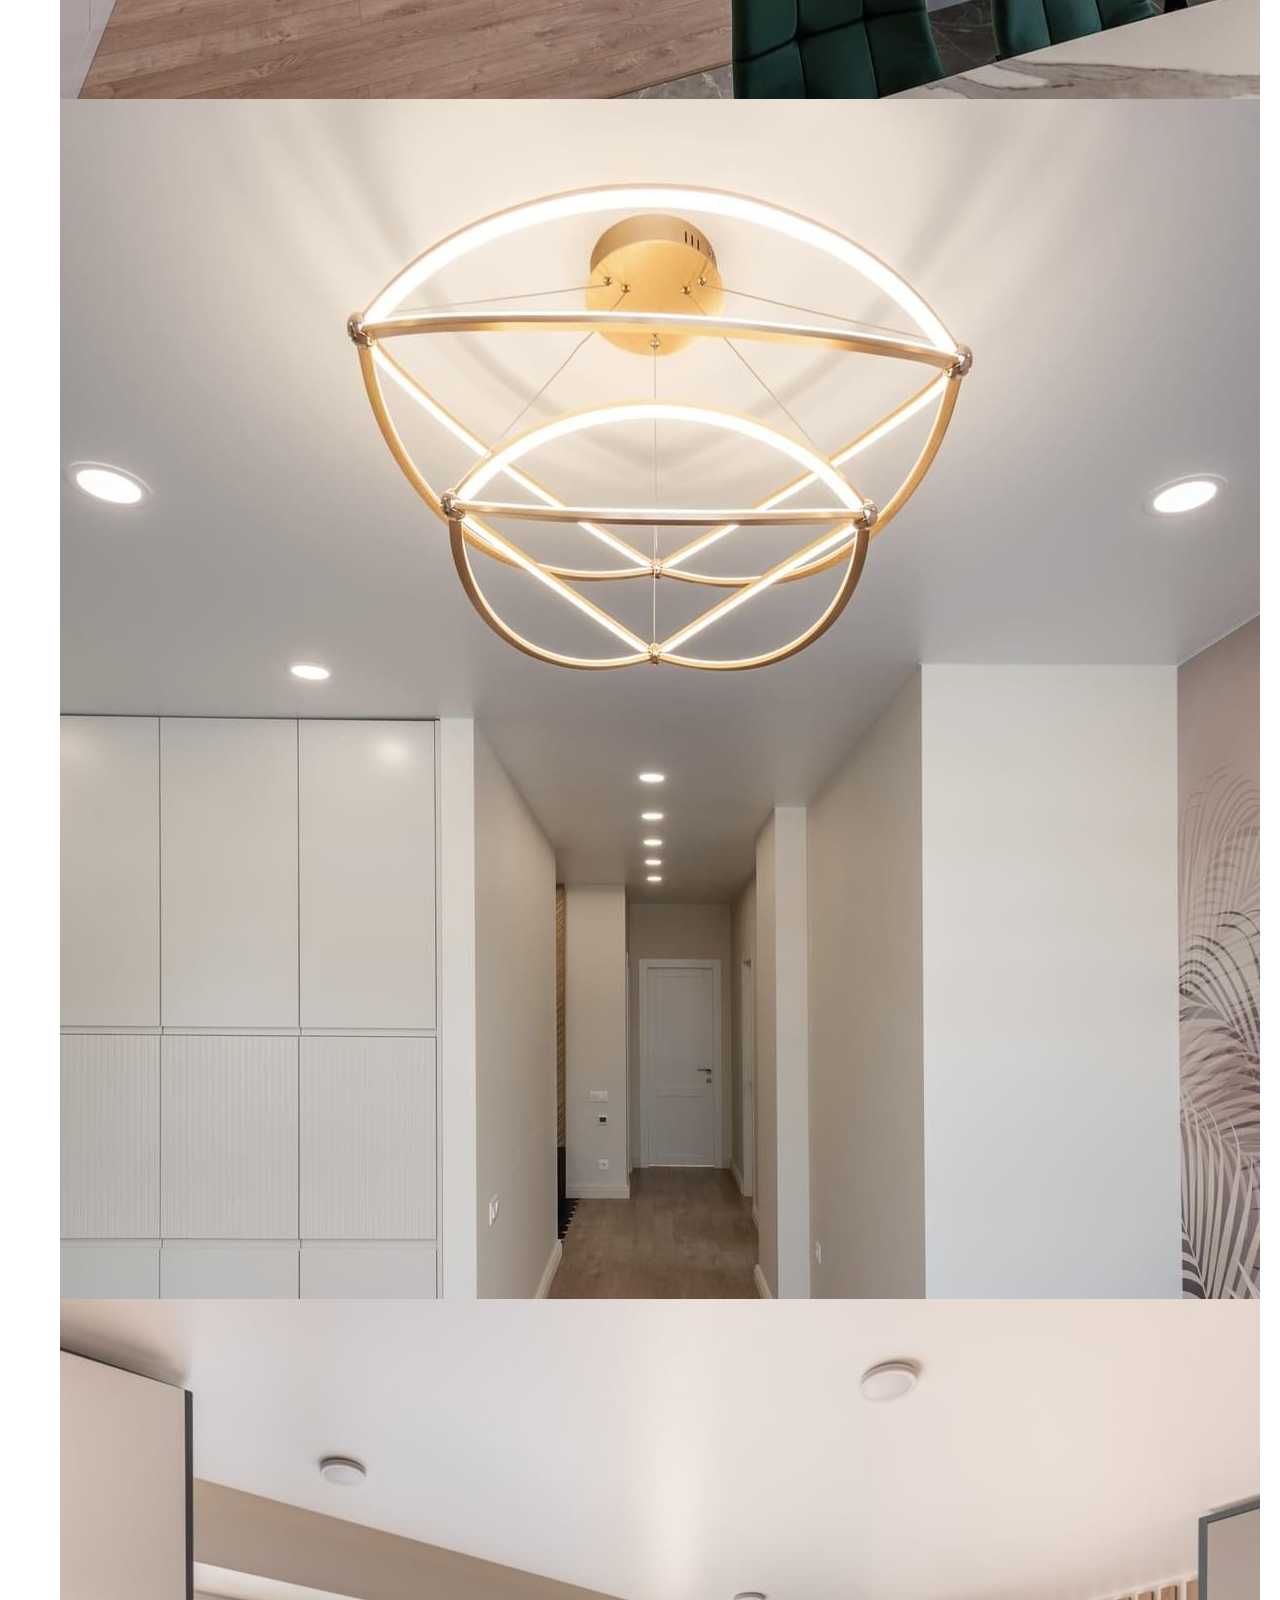
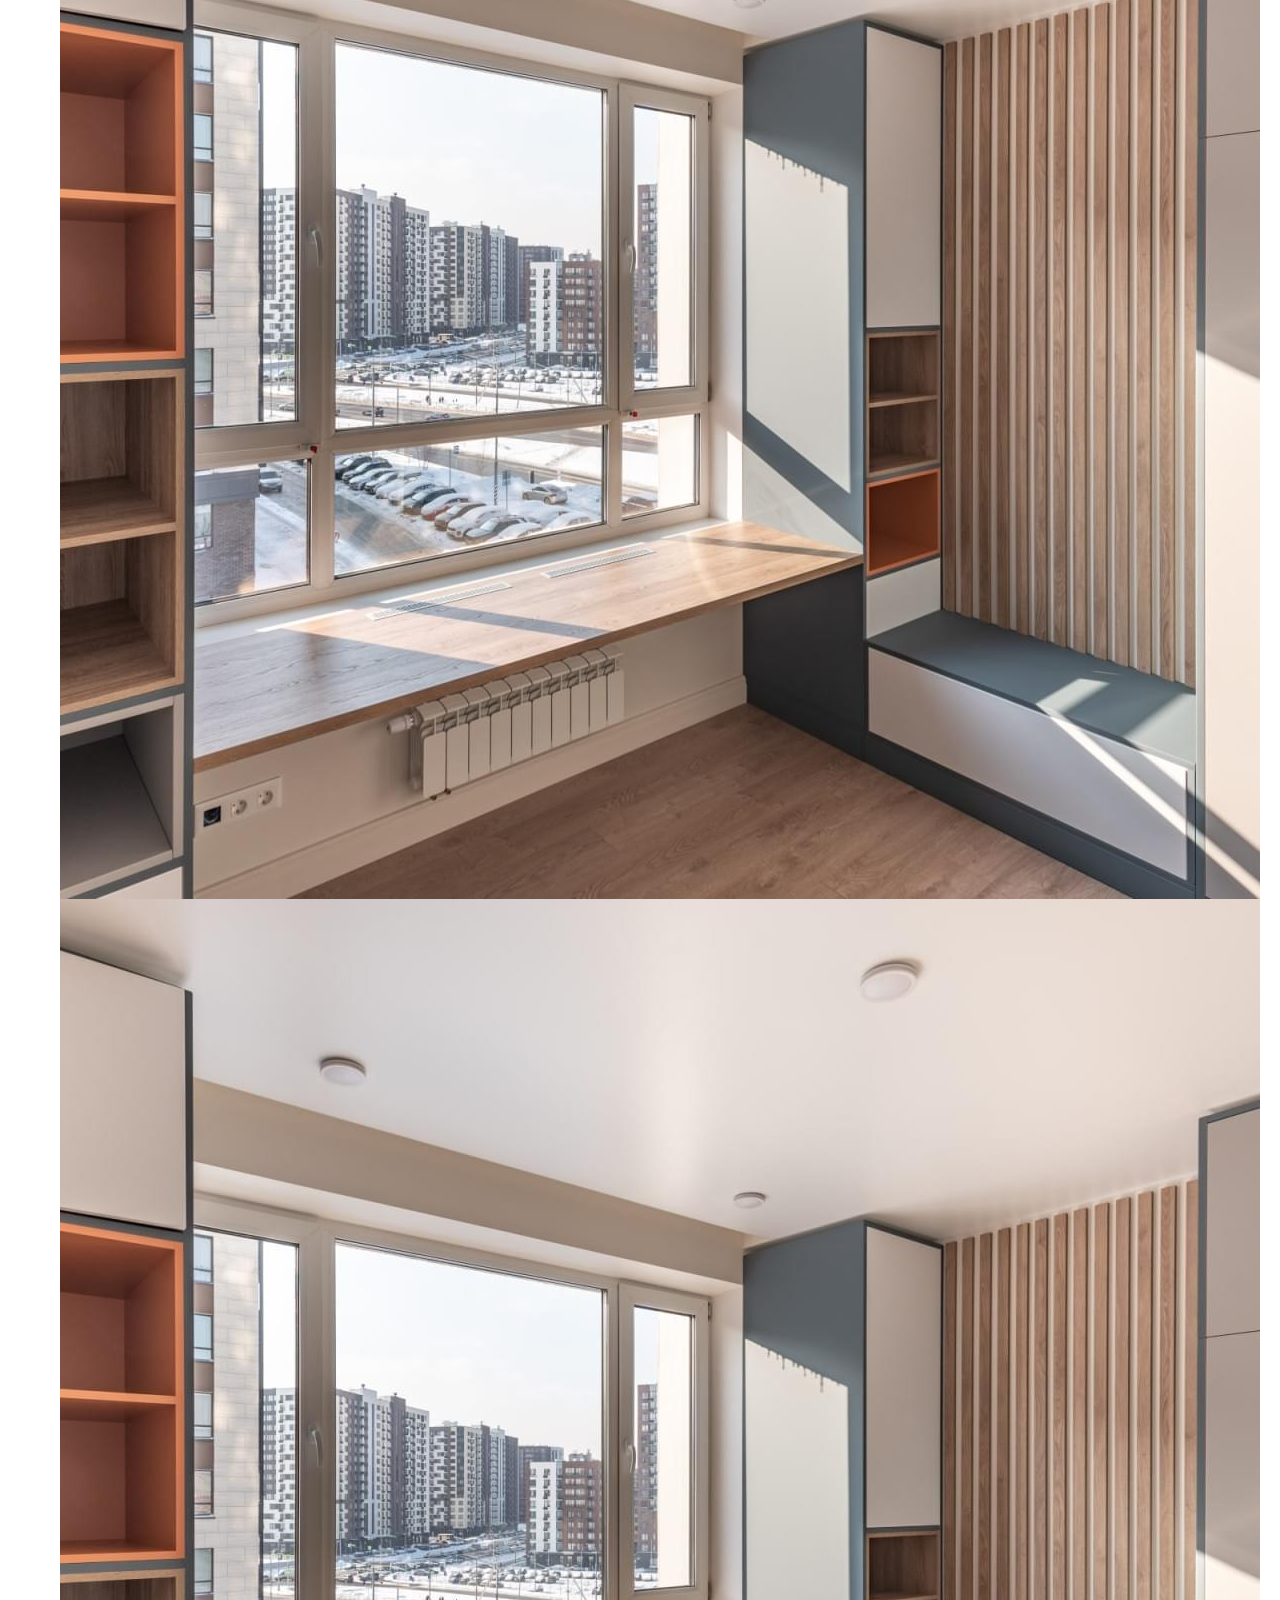
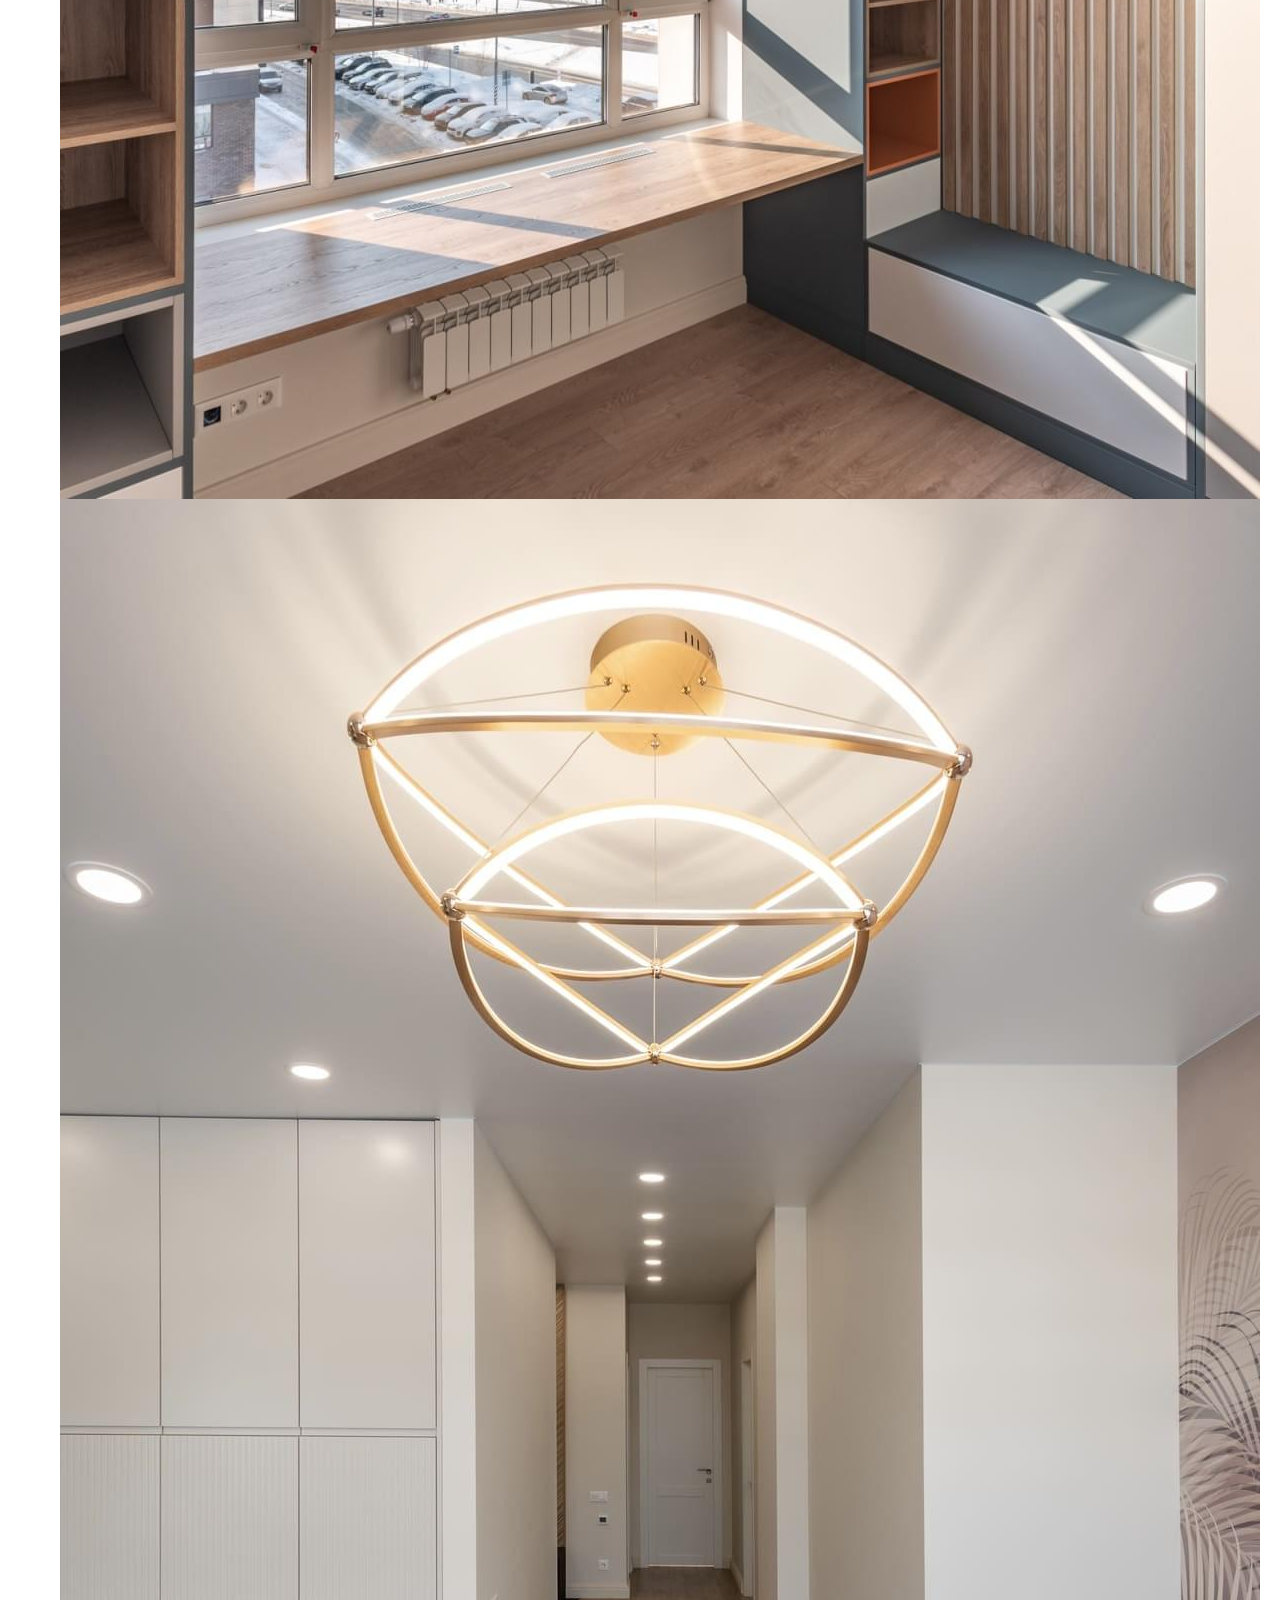
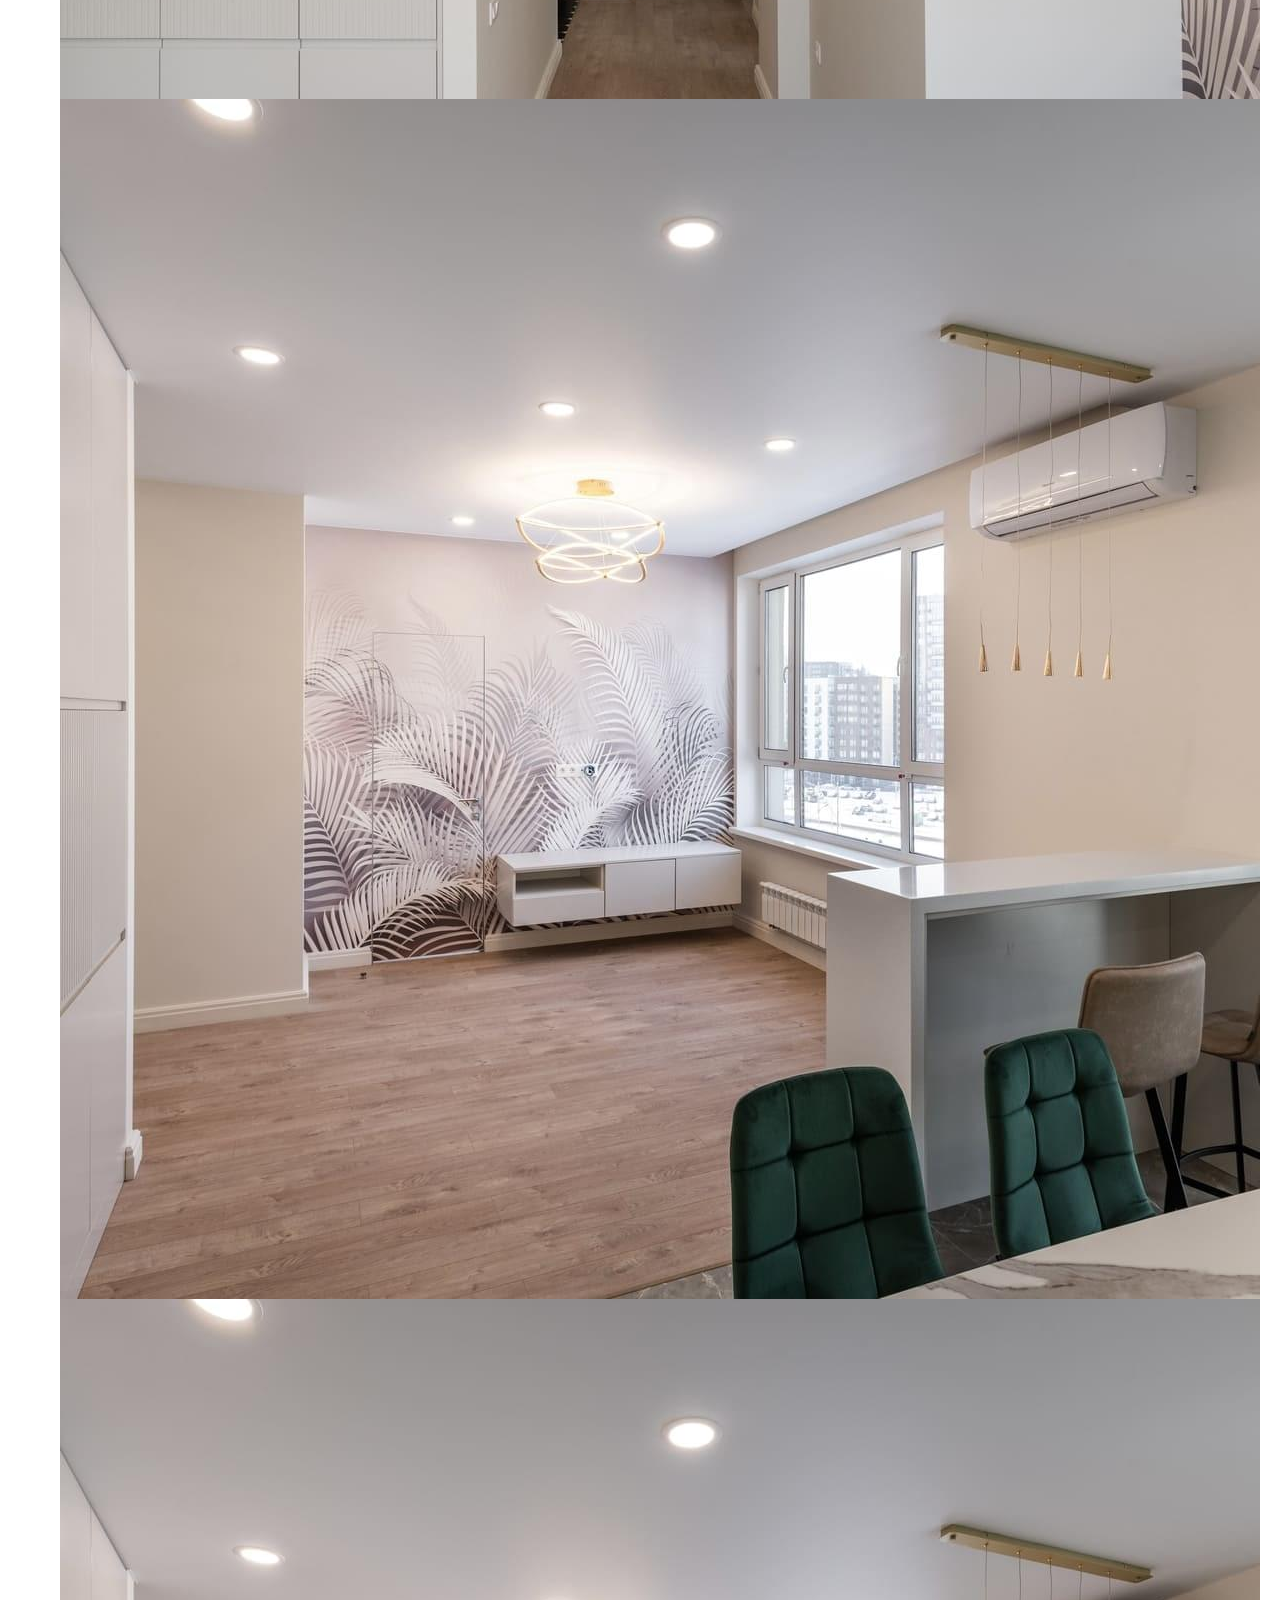
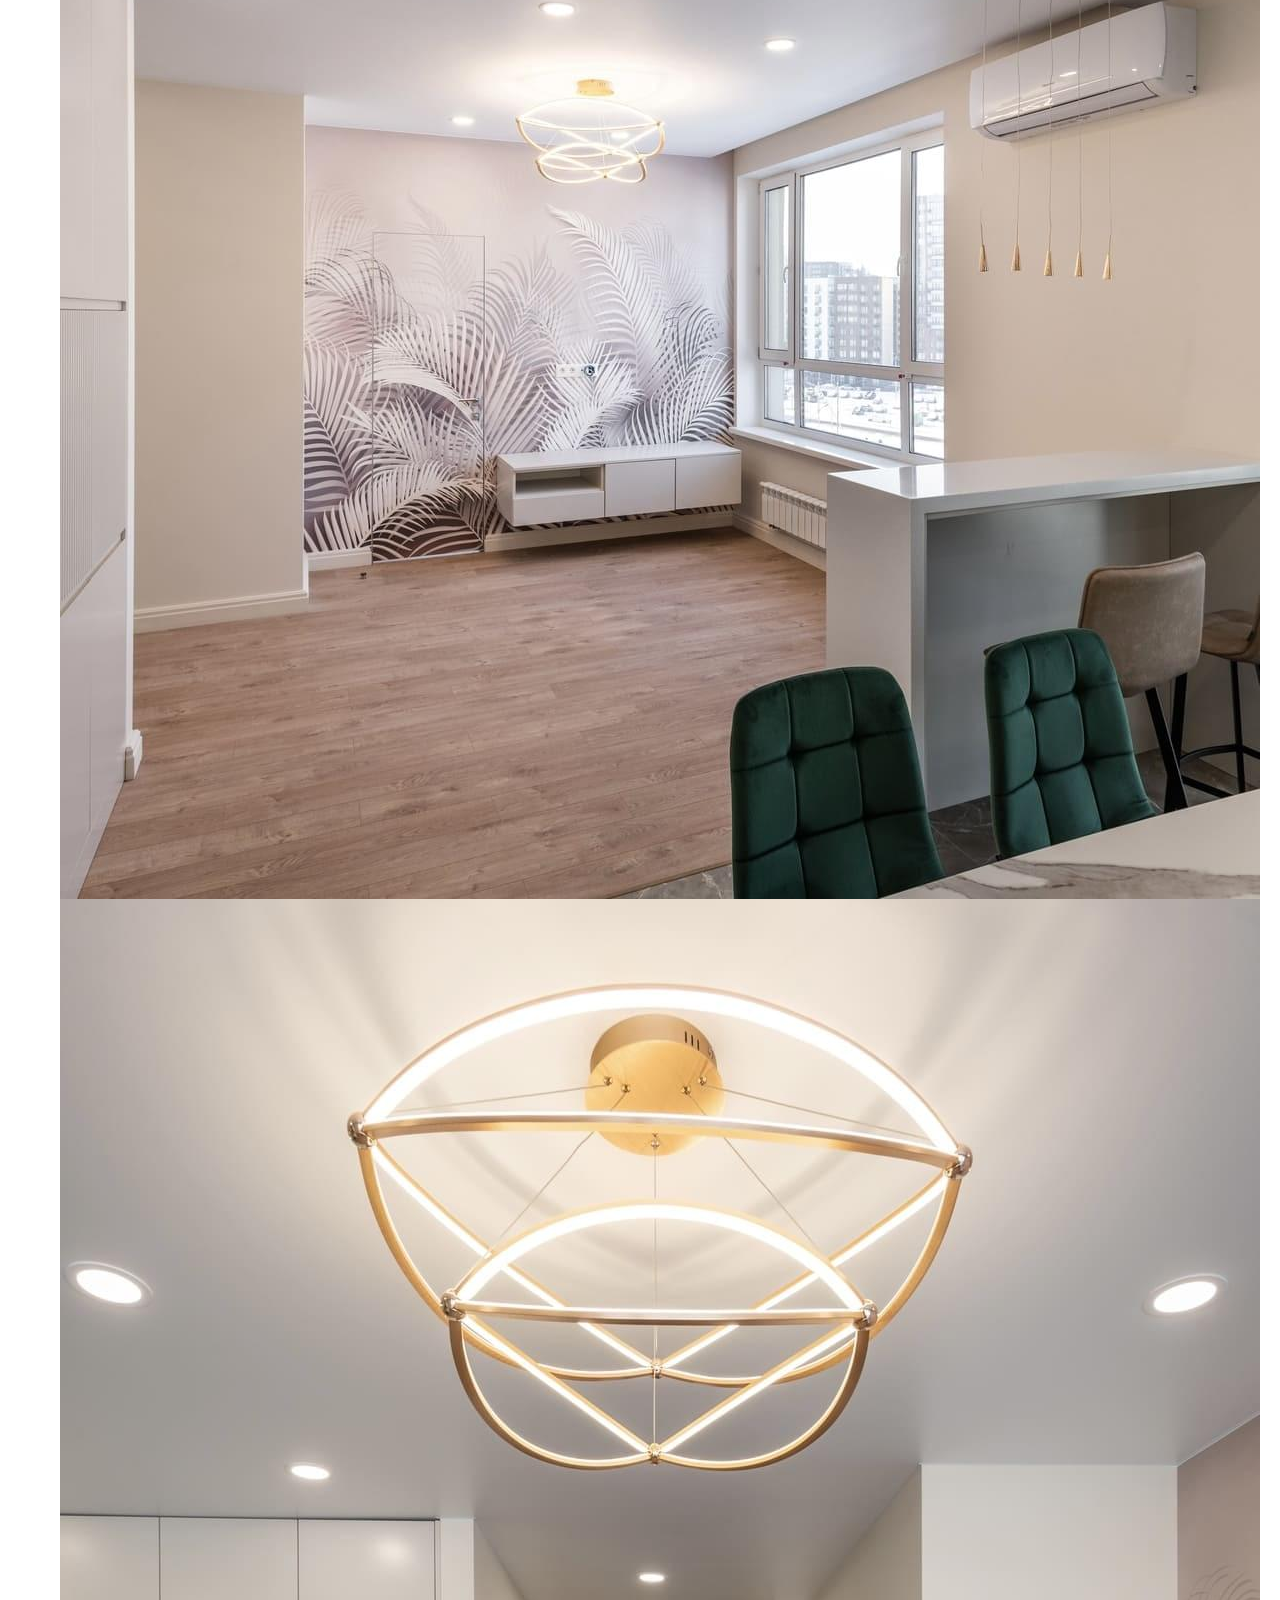
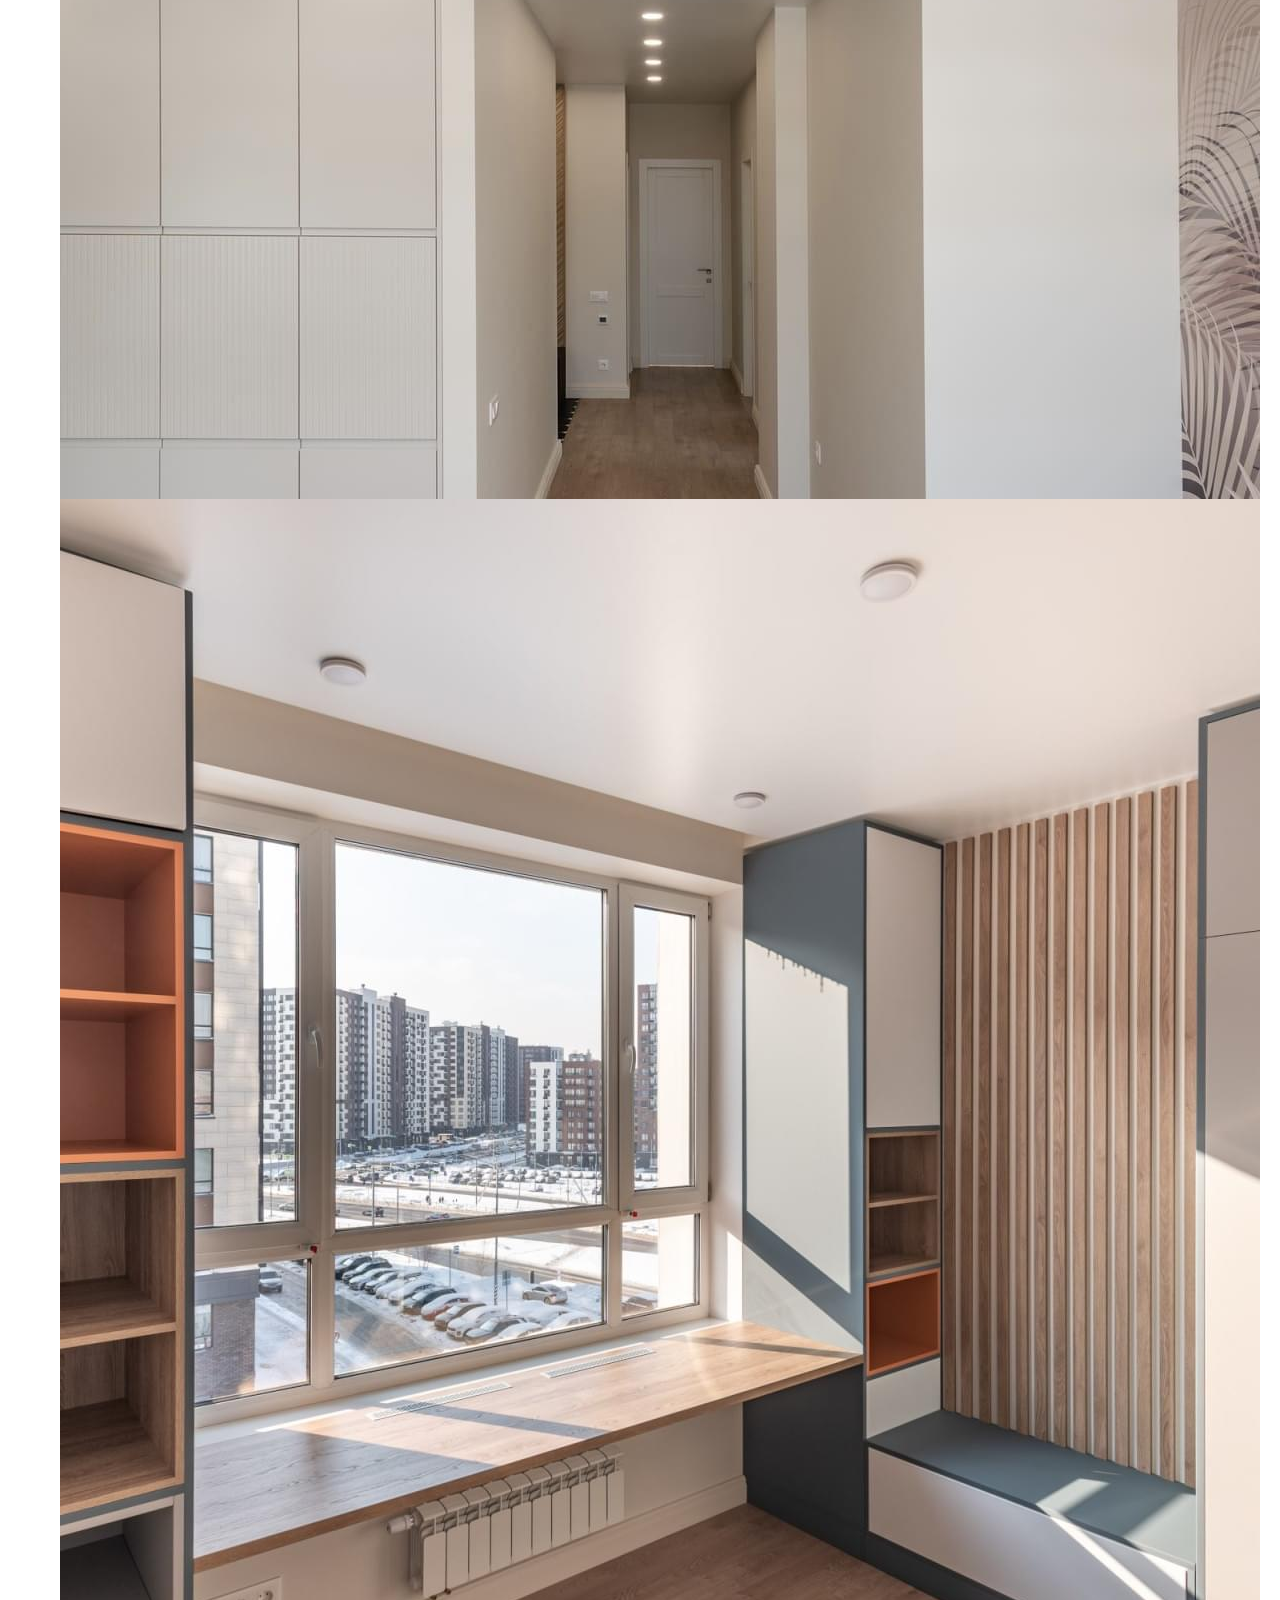
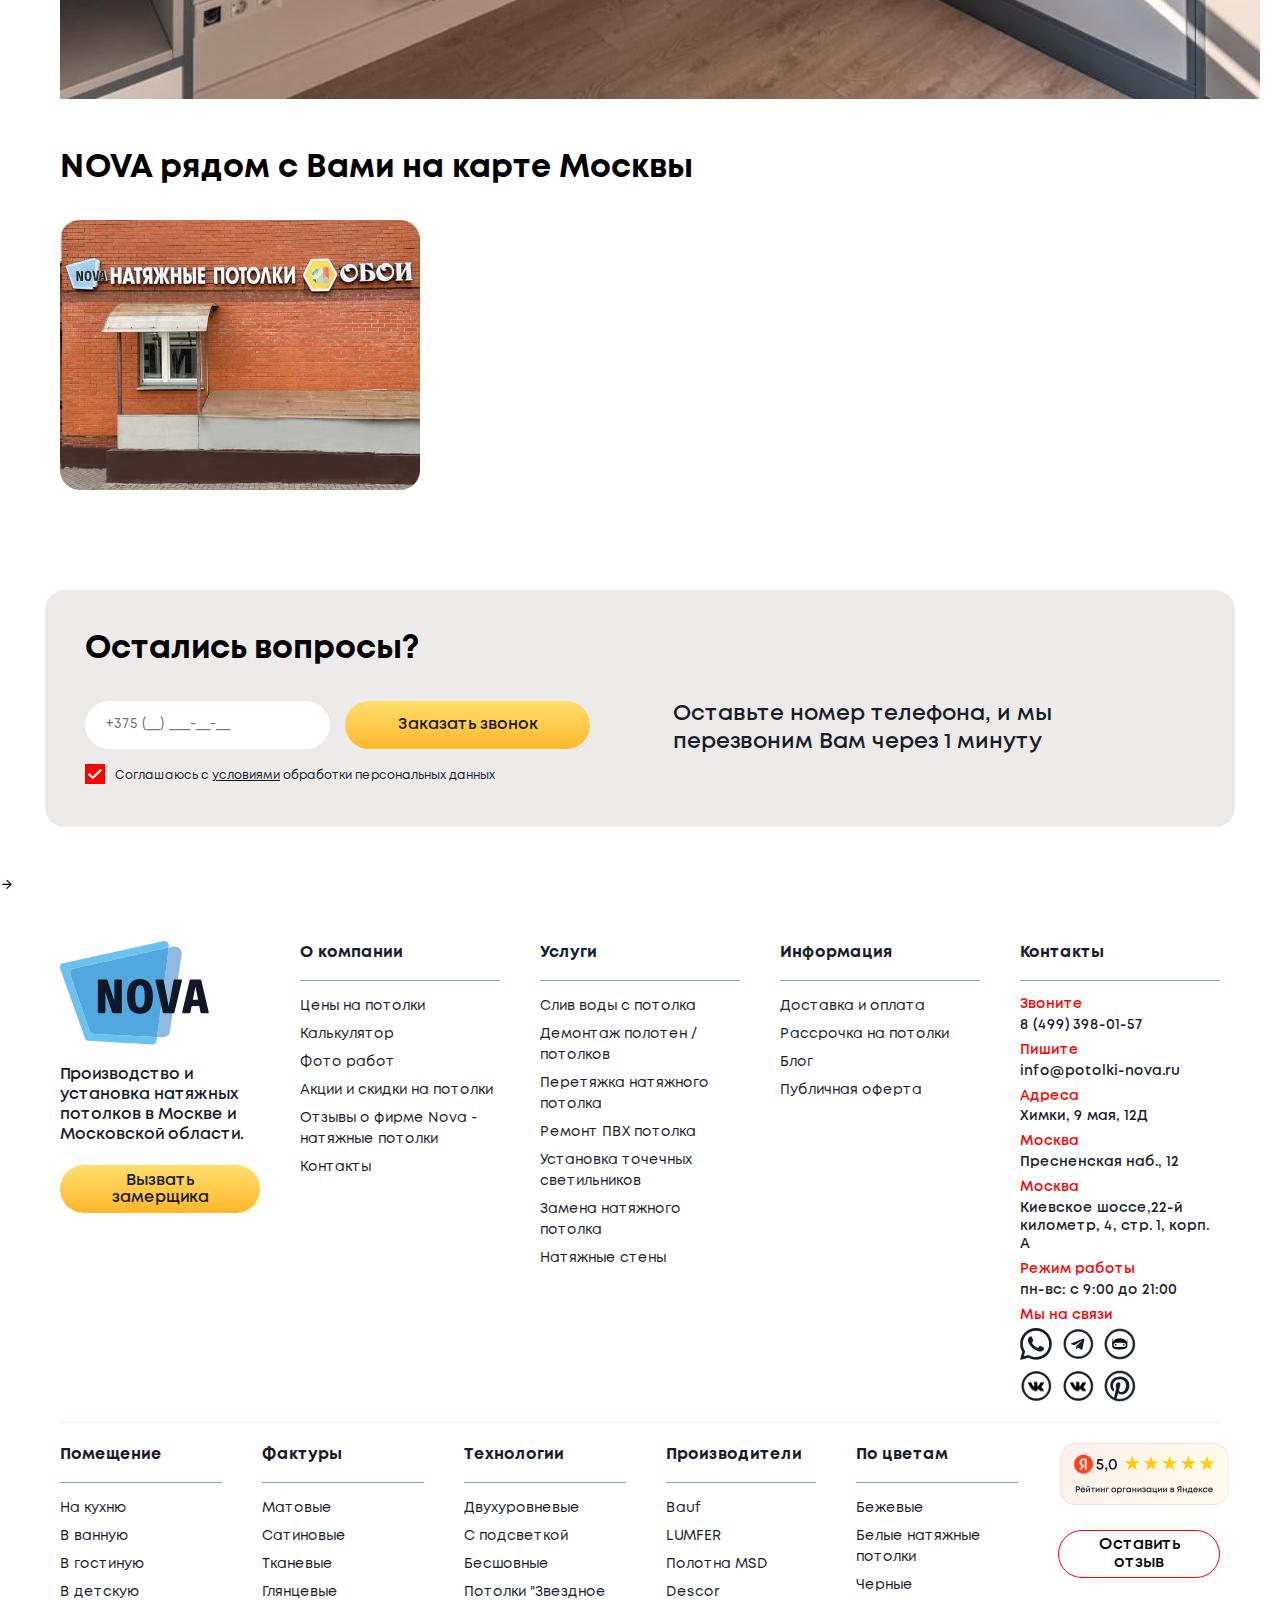
<file: work.html>
<!DOCTYPE html>
<html lang="ru">

<head>
	<title>HomePage</title>
	<meta charset="UTF-8" />
	<meta name="format-detection" content="telephone=no" />
	<style>
		body {
			opacity: 1;
		}
	</style>
	<!-- <link
    href="https://cdn.jsdelivr.net/npm/bootstrap@5.3.2/dist/css/bootstrap.min.css?_v=20250813175216"
    rel="stylesheet"
  /> -->

	<link rel="stylesheet" href="css/style.min.css?_v=20250813175216" />
	<link rel="shortcut icon" href="favicon.ico" />
	<!-- <meta name="robots" content="noindex, nofollow"> -->
	<meta name="viewport" content="width=device-width, initial-scale=1.0" />
</head>

<body>
	<div class="wrapper">
		<header class="header">
			<div class="header__container">
				<div class="header__body">
					<a href="home.html" class="header__logo"><img src="img/header/logo.svg" alt="#" /></a>
					<div class="header__main">
						<div class="header__top">
							<div class="header__buttons">
								<a data-popup="#popup" class="header__button button button--white" href="#">Заказать звонок</a>
								<a data-da=".menu, 480" class="header__button header__button--red button button--red" href="#" data-popup="#popup-two">Вызвать замерщика</a>
							</div>
							<div data-da=".contact-header, 768" class="header__tools">
								<a data-goto-header data-goto="#calc" class="header__tools-link" href="">
									<i class="icon-calculator"></i>
									<span>Калькулятор</span>
								</a>
								<a class="header__tools-link" href="page-installment.html">
									<i class="icon-phone"></i>
									<span>Рассрочка</span></a>
							</div>
						</div>

						<div class="header__menu menu">
							<h3 class="menu__title">Меню</h3>
							<nav class="menu__body">
								<ul class="menu__list">
									<li class="menu__item">
										<a href="home.html" class="menu__link">Акции </a>
									</li>
									<li class="menu__item">
										<a href="price.html" class="menu__link">Цены</a>
									</li>

									<li class="menu__item menu__item--catalog">
										<span href="" class="menu__link">
											Каталог
											<img src="img/header/arrow-menu.svg" alt="#" />
										</span>
										<div class="submenu-catalog">
											<div class="menu__header">
												<button class="submenu-catalog__close icon-arrow-left"></button>
												<span> Каталог</span>
											</div>

											<div class="submenu-catalog__item">
												<h3 class="submenu-catalog__title">Фактуры</h3>
												<ul class="submenu-catalog__list">
													<!-- <li class="close"></li> -->
													<div class="menu__header-sub menu__header">
														<button class="submenu-catalog__list-close icon-arrow-left"></button>
														<span>Фактуры</span>
													</div>
													<li><a href="catalog.html">Матовые</a></li>
													<li><a href="#">Сатиновые</a></li>
													<li><a href="#">Тканевые</a></li>
													<li><a href="#">Глянцевые</a></li>
													<li>
														<a href="#">Премиум-класса</a>
													</li>
													<li><a href="#">Фактурные</a></li>
													<li>
														<a href="#">Гипоаллергенные</a>
													</li>
													<li>
														<a href="#">Cold Stretch</a>
													</li>
													<li><a href="#">Негорючие</a></li>
													<li>
														<a href="#">Натяжные потолки под ключ</a>
													</li>
												</ul>
											</div>
											<div class="submenu-catalog__item">
												<h3 class="submenu-catalog__title">Расчёты</h3>
												<ul class="submenu-catalog__list">
													<div class="menu__header-sub menu__header">
														<button class="submenu-catalog__list-close icon-arrow-left"></button>
														<span>Расчёты</span>
													</div>
													<li><a href="#">На кухню</a></li>
													<li><a href="#">В ванную</a></li>
													<li><a href="#">В гостиную</a></li>
													<li><a href="#">В детскую</a></li>
													<li><a href="#">В спальню</a></li>
													<li><a href="#">В прихожую</a></li>
													<li><a href="#">В частный дом</a></li>
												</ul>
											</div>
											<div class="submenu-catalog__item">
												<h3 class="submenu-catalog__title">Технологии</h3>
												<ul class="submenu-catalog__list">
													<div class="menu__header-sub menu__header">
														<button class="submenu-catalog__list-close icon-arrow-left"></button>
														<span>Технологии</span>
													</div>
													<li><a href="#">Матовые</a></li>
													<li><a href="#">Сатиновые</a></li>
													<li><a href="#">Тканевые</a></li>
													<li><a href="#">Глянцевые</a></li>
													<li><a href="#">Премиум-класса</a></li>
													<li><a href="#">Фактурные</a></li>
													<li><a href="#">Гипоаллергенные</a></li>
													<li><a href="#">Cold Stretch</a></li>
													<li><a href="#">Негорючие</a></li>
													<li><a href="#">Натяжные потолки под ключ</a></li>
												</ul>
											</div>
											<div class="submenu-catalog__item">
												<h3 class="submenu-catalog__title">Производители</h3>
												<ul class="submenu-catalog__list">
													<div class="menu__header-sub menu__header">
														<button class="submenu-catalog__list-close icon-arrow-left"></button>
														<span>Производители</span>
													</div>
													<li><a href="#">Bauf</a></li>
													<li><a href="#">LUMFER</a></li>
													<li><a href="#">Полотна MSD</a></li>
													<li><a href="#">Descor</a></li>
													<li><a href="#">Clipso</a></li>
													<li><a href="#">TEQTUM</a></li>
													<li><a href="#">Немецкие</a></li>
												</ul>
											</div>
										</div>
									</li>

									<li class="menu__item">
										<a href="work.html" class="menu__link">Наши работы</a>
									</li>

									<li class="menu__item">
										<a href="reviews.html" class="menu__link"> Отзывы </a>
									</li>
									<li class="menu__item">
										<a href="contact.html" class="menu__link"> Контакты </a>
									</li>
									<li class="menu__item">
										<a href="blog.html" class="menu__link">
											Блог
											<!-- <img src="img/header/arrow-menu.svg" alt="#" /> -->
										</a>

										<!-- <ul class="submenu">
                  <div class="submenu__header menu__header">
                    <button
                      class="submenu-close close icon-arrow-left"
                    ></button>
                    <span> О компании</span>
                  </div>
                  <li><a href="#">Доставка и оплата</a></li>
                  <li><a href="#">Рассрочка</a></li>
                  <li><a href="#">Блог</a></li>
                  <li><a href="#">Публичная оферта</a></li>
                  <li><a href="#">Вакансии</a></li>
                  <li><a href="#">Приют</a></li>
                </ul> -->
									</li>
								</ul>
							</nav>
							<button type="button" class="menu__icon menu__icon-phone icon-menu">
								<span></span>
							</button>
						</div>
					</div>
					<div data-da=".header, 1150,0" class="header__contact contact-header">
						<div class="contact-header__item">
							<a class="contact-header__phone" href="tel:84993977620">8 (499) 397-76-20</a>
							<p data-da=".menu, 768" class="contact-header__clock">
								пн-вс: c 9:00 до 21:00
							</p>
						</div>
						<div data-da=".menu, 768" class="contact-header__item contact-header__item--phone">
							<div class="contact-header__address">Химки, 9 мая, 12Д</div>
							<p class="contact-header__addres-local">(напротив Леруа Мерлен)</p>
						</div>
					</div>
					<button type="button" class="menu__icon icon-menu">
						<span></span>
					</button>
				</div>
			</div>
		</header>
		<div id="popup" aria-hidden="true" class="popup">
			<div class="popup__wrapper">
				<div class="popup__content">
					<button data-close type="button" class="popup__close">
						<svg xmlns="http://www.w3.org/2000/svg" version="1" viewBox="0 0 24 24">
							<path d="M13 12l5-5-1-1-5 5-5-5-1 1 5 5-5 5 1 1 5-5 5 5 1-1z"></path>
						</svg>
					</button>
					<div class="popup__body">
						<h2 class="popup__title">Закажите звонок</h2>
						<p class="popup__text">
							И наш менеджер перезвонит Вам в ближайшее время
						</p>
						<form data-ajax data-popup-message="#form-message" class="popup__form" action="files/sendmail/sendmail.php" method="POST">
							<input data-inputmask="'mask':'375 (99)-999-99-99'" data-required type="text" name="phone" data-error="Заполните поля" placeholder="+375 (__) ___-__-__" class="popup__input input" />
							<div class="checkbox">
								<input id="c_5" data-error="Ошибка" class="checkbox__input" type="checkbox" value="согласен" name="check" checked />
								<label for="c_5" class="checkbox__label"><span class="checkbox__text">Соглашаюсь с
										<a href="/privacy.html" target="_blank">условиями</a> обработки
										персональных данных
									</span></label>
							</div>
							<button type="submit" class="popup__button button button--yellow">
								Заказать звонок
							</button>
						</form>
					</div>
				</div>
			</div>
		</div>

		<div id="popup-two" aria-hidden="true" class="popup">
			<div class="popup__wrapper">
				<div class="popup__content">
					<button data-close type="button" class="popup__close">
						<svg xmlns="http://www.w3.org/2000/svg" version="1" viewBox="0 0 24 24">
							<path d="M13 12l5-5-1-1-5 5-5-5-1 1 5 5-5 5 1 1 5-5 5 5 1-1z"></path>
						</svg>
					</button>
					<div class="popup__body">
						<h2 class="popup__title">Закажите бесплатный выезд замерщика</h2>
						<p class="popup__text">Заполните форму для вызова замерщика</p>
						<form data-ajax data-popup-message="#form-message" class="popup__form" action="files/sendmail/sendmail.php" method="POST">
							<input data-inputmask="'mask':'375 (99)-999-99-99'" data-required type="text" name="phone" data-error="Заполните поля" placeholder="+375 (__) ___-__-__" class="popup__input input" />
							<div class="checkbox">
								<input id="c_6" data-error="Ошибка" class="checkbox__input" type="checkbox" value="согласен" name="check" checked />
								<label for="c_6" class="checkbox__label"><span class="checkbox__text">Соглашаюсь с
										<a href="/privacy.html" target="_blank">условиями</a> обработки
										персональных данных
									</span></label>
							</div>
							<button type="submit" class="popup__button button button--yellow">
								Заказать звонок
							</button>
						</form>
					</div>
				</div>
			</div>
		</div>
		<div id="popup-three" aria-hidden="true" class="popup">
			<div class="popup__wrapper">
				<div class="popup__content">
					<button data-close type="button" class="popup__close">
						<svg xmlns="http://www.w3.org/2000/svg" version="1" viewBox="0 0 24 24">
							<path d="M13 12l5-5-1-1-5 5-5-5-1 1 5 5-5 5 1 1 5-5 5 5 1-1z"></path>
						</svg>
					</button>
					<div class="popup__body">
						<h2 class="popup__title">Воспользуйтесь предложением</h2>
						<p class="popup__text">Для этого заполните форму</p>
						<form data-ajax data-popup-message="#form-message" class="popup__form" action="files/sendmail/sendmail.php" method="POST">
							<input data-inputmask="'mask':'375 (99)-999-99-99'" data-required type="text" name="phone" data-error="Заполните поля" placeholder="+375 (__) ___-__-__" class="popup__input input" />
							<div class="checkbox">
								<input id="c_7" data-error="Ошибка" class="checkbox__input" type="checkbox" value="согласен" name="check" checked />
								<label for="c_7" class="checkbox__label"><span class="checkbox__text">Соглашаюсь с
										<a href="/privacy.html" target="_blank">условиями</a> обработки
										персональных данных
									</span></label>
							</div>
							<button type="submit" class="popup__button button button--yellow">
								Заказать звонок
							</button>
						</form>
					</div>
				</div>
			</div>
		</div>

		<div id="popup-four" aria-hidden="true" class="popup">
			<div class="popup__wrapper">
				<div class="popup__content">
					<button data-close type="button" class="popup__close">
						<svg xmlns="http://www.w3.org/2000/svg" version="1" viewBox="0 0 24 24">
							<path d="M13 12l5-5-1-1-5 5-5-5-1 1 5 5-5 5 1 1 5-5 5 5 1-1z"></path>
						</svg>
					</button>
					<div class="popup__body">
						<h2 class="popup__title">Заказать натяжные потолки в рассрочку</h2>
						<form data-ajax data-popup-message="#form-message" class="popup__form" action="files/sendmail/sendmail.php" method="POST">
							<input data-inputmask="'mask':'375 (99)-999-99-99'" data-required type="text" name="phone" data-error="Заполните поля" placeholder="+375 (__) ___-__-__" class="popup__input input" />
							<div class="checkbox">
								<input id="c_9" data-error="Ошибка" class="checkbox__input" type="checkbox" value="согласен" name="check" checked />
								<label for="c_9" class="checkbox__label"><span class="checkbox__text">Соглашаюсь с
										<a href="/privacy.html" target="_blank">условиями</a> обработки
										персональных данных
									</span></label>
							</div>
							<button type="submit" class="popup__button button button--yellow">
								Заказать звонок
							</button>
						</form>
					</div>
				</div>
			</div>
		</div>
		<div id="popup-five" aria-hidden="true" class="popup">
			<div class="popup__wrapper">
				<div class="popup__content">
					<button data-close type="button" class="popup__close">
						<svg xmlns="http://www.w3.org/2000/svg" version="1" viewBox="0 0 24 24">
							<path d="M13 12l5-5-1-1-5 5-5-5-1 1 5 5-5 5 1 1 5-5 5 5 1-1z"></path>
						</svg>
					</button>
					<div class="popup__body">
						<h2 class="popup__title">Рассчитайте стоимость натяжного потолка</h2>
						<p class="popup__text">
							Оставьте заявку и получите подарок от компании NOVA
						</p>
						<form data-ajax data-popup-message="#form-message" class="popup__form" action="files/sendmail/sendmail.php" method="POST">
							<input data-inputmask="'mask':'375 (99)-999-99-99'" data-required type="text" name="phone" data-error="Заполните поля" placeholder="+375 (__) ___-__-__" class="popup__input input" />
							<div class="checkbox">
								<input id="c_10" data-error="Ошибка" class="checkbox__input" type="checkbox" value="согласен" name="check" checked />
								<label for="c_10" class="checkbox__label"><span class="checkbox__text">Соглашаюсь с
										<a href="/privacy.html" target="_blank">условиями</a> обработки
										персональных данных
									</span></label>
							</div>
							<button type="submit" class="popup__button button button--yellow">
								Заказать звонок
							</button>
						</form>
					</div>
				</div>
			</div>
		</div>

		<div id="popup-six" aria-hidden="true" class="popup">
			<div class="popup__wrapper">
				<div class="popup__content">
					<button data-close type="button" class="popup__close">
						<svg xmlns="http://www.w3.org/2000/svg" version="1" viewBox="0 0 24 24">
							<path d="M13 12l5-5-1-1-5 5-5-5-1 1 5 5-5 5 1 1 5-5 5 5 1-1z"></path>
						</svg>
					</button>
					<div class="popup__body">
						<h2 class="popup__title">Задать вопрос</h2>
						<p class="popup__text">Напишите интересующий Вас вопрос</p>
						<form data-ajax data-popup-message="#form-message" class="popup__form" action="files/sendmail/sendmail.php" method="POST">
							<input data-inputmask="'mask':'375 (99)-999-99-99'" data-required type="text" name="phone" data-error="Заполните поля" placeholder="+375 (__) ___-__-__" class="popup__input input" />
							<textarea data-required autocomplete="off" name="text" placeholder="Ваш комментарий" data-error="Напишите комментарий" class="input" data-autoheight data-autoheight-min="150" data-autoheight-max="330"></textarea>
							<div class="checkbox">
								<input id="c_8" data-error="Ошибка" class="checkbox__input" type="checkbox" value="согласен" name="check" checked />
								<label for="c_8" class="checkbox__label"><span class="checkbox__text">Соглашаюсь с
										<a href="/privacy.html" target="_blank">условиями</a> обработки
										персональных данных
									</span></label>
							</div>
							<button type="submit" class="popup__button button button--yellow">
								Заказать звонок
							</button>
						</form>
					</div>
				</div>
			</div>
		</div>
		<div id="form-message" aria-hidden="true" class="popup">
			<div class="popup__wrapper">
				<div class="popup__content">
					<button data-close type="button" class="popup__close">
						<svg xmlns="http://www.w3.org/2000/svg" version="1" viewBox="0 0 24 24">
							<path d="M13 12l5-5-1-1-5 5-5-5-1 1 5 5-5 5 1 1 5-5 5 5 1-1z"></path>
						</svg>
					</button>
					<div class="popup__body">
						<h2 class="popup__title" style="
            color: red;
            font-size: 24px;
            font-weight: 600;
            text-align: center;
            margin: 20px 0;
            padding: 15px;
            background-color: #f8f9fa;
            border-radius: 8px;
            box-shadow: 0 2px 4px rgba(0, 0, 0, 0.1);
            animation: fadeIn 0.5s ease-in-out;
          ">
							Спасибо, ваша форма успешно отправлена!
						</h2>
						<style>
							@keyframes fadeIn {
								from {
									opacity: 0;
									transform: translateY(-10px);
								}

								to {
									opacity: 1;
									transform: translateY(0);
								}
							}
						</style>
					</div>
				</div>
			</div>
		</div>

		<div id="popup-seven" aria-hidden="true" class="popup">
			<div class="popup__wrapper">
				<div class="popup__content">
					<button data-close type="button" class="popup__close">
						<svg xmlns="http://www.w3.org/2000/svg" version="1" viewBox="0 0 24 24">
							<path d="M13 12l5-5-1-1-5 5-5-5-1 1 5 5-5 5 1 1 5-5 5 5 1-1z"></path>
						</svg>
					</button>
					<div class="popup__body">
						<h2 class="popup__title">Оставить отзыв</h2>

						<form data-ajax data-popup-message="#form-message" class="popup__form" action="files/sendmail/sendmail.php" method="POST">
							<input data-inputmask="'mask':'375 (99)-999-99-99'" data-required type="text" name="phone" data-error="Заполните поля" placeholder="+375 (__) ___-__-__" class="popup__input input" />
							<textarea data-required autocomplete="off" name="text" placeholder="Ваш комментарий" data-error="Напишите комментарий" class="input" data-autoheight data-autoheight-min="150" data-autoheight-max="330"></textarea>
							<div class="checkbox">
								<input id="c_11" data-error="Ошибка" class="checkbox__input" type="checkbox" value="согласен" name="check" checked />
								<label for="c_11" class="checkbox__label"><span class="checkbox__text">Соглашаюсь с
										<a href="/privacy.html" target="_blank">условиями</a> обработки
										персональных данных
									</span></label>
							</div>
							<button type="submit" class="popup__button button button--yellow">
								Заказать звонок
							</button>
						</form>
					</div>
				</div>
			</div>
		</div>


		<main class="page page-work">
			<section class="reviews-hero">
				<div class="reviews-hero__container">
					<h1 class="reviews-hero__title">Примеры выполненных работ</h1>
					<p class="reviews-hero__text">
						Мы делаем все, для того чтобы Вы получили самые качественные
						потолки, по самой выгодной цене.
					</p>
				</div>
			</section>
			<section class="gallery">
				<div class="gallery__container">
					<h2 class="gallery__title title">Наши работы</h2>
					<div data-gallery2 class="gallery__body">
						<div class="gallery__items">
							<a class="gallery__item gallery__item--big" href="img/gallery/01.jpg">
								<img src="img/gallery/01.jpg" alt="" />
							</a>
							<a class="gallery__item" href="img/gallery/02.jpg">
								<img src="img/gallery/02.jpg" alt="" />
							</a>
							<a class="gallery__item" href="img/gallery/03.jpg">
								<img src="img/gallery/03.jpg" alt="" />
							</a>
							<a class="gallery__item" href="img/gallery/03.jpg">
								<img src="img/gallery/03.jpg" alt="" />
							</a>
							<a class="gallery__item" href="img/gallery/02.jpg">
								<img src="img/gallery/02.jpg" alt="" />
							</a>
							<a class="gallery__item" href="img/gallery/01.jpg">
								<img src="img/gallery/01.jpg" alt="" />
							</a>
						</div>
						<div class="gallery__items">
							<a class="gallery__item gallery__item--big-reverse" href="img/gallery/01.jpg">
								<img src="img/gallery/01.jpg" alt="" />
							</a>
							<a class="gallery__item" href="img/gallery/02.jpg">
								<img src="img/gallery/02.jpg" alt="" />
							</a>
							<a class="gallery__item" href="img/gallery/03.jpg">
								<img src="img/gallery/03.jpg" alt="" />
							</a>
							<a class="gallery__item" href="img/gallery/03.jpg">
								<img src="img/gallery/03.jpg" alt="" />
							</a>
							<a class="gallery__item" href="img/gallery/02.jpg">
								<img src="img/gallery/02.jpg" alt="" />
							</a>
							<a class="gallery__item" href="img/gallery/01.jpg">
								<img src="img/gallery/01.jpg" alt="" />
							</a>
						</div>
					</div>
				</div>
			</section>
			<section class="map">
				<div class="map__container">
					<h2 class="map__title title">NOVA рядом с Вами на карте Москвы</h2>
					<div class="map__body">
						<div class="map__image">
							<img src="img/map/office.jpg" alt="#" />
						</div>
						<div class="map__map">
							<iframe src="https://yandex.ru/map-widget/v1/?lang=ru_RU&amp;scroll=false&amp;source=constructor-api&amp;um=constructor%3Ab954b9eb59e95230cbd0a44d3a7e3f9dc072aa8799804a92537534b7acec8625" frameborder="0" allowfullscreen="true" width="100%" height="100%" style="display: block"></iframe>
						</div>
					</div>
				</div>
			</section>

			<section class="measuring">
				<div class="measuring__container">
					<img class="measuring__image-bg" src="img/measuring/form.png" alt="#" />
					<h2 class="measuring__title title">Остались вопросы?</h2>
					<div class="measuring__body">
						<form data-ajax data-popup-message="#form-message" class="measuring__form" action="files/sendmail/sendmail.php" method="POST">
							<div class="measuring__form-item">
								<input data-inputmask="'mask': '375 (99)-999-99-99'" data-required type="text" name="phone" data-error="Заполните поля" placeholder="+375 (__) ___-__-__" class="input" />
								<button type="submit" class="measuring__button button button--yellow">
									Заказать звонок
								</button>
							</div>
							<div class="checkbox">
								<input id="c_21" data-error="Ознакомтесь с условиями обработки персональных данных" class="checkbox__input" type="checkbox" value="Согласен условиями обработки персональных данных" name="check" checked data-required />
								<label for="c_21" class="checkbox__label"><span class="checkbox__text">Соглашаюсь с
										<a href="" target="_blank">условиями</a> обработки
										персональных данных</span></label>
							</div>
						</form>
						<p class="measuring__text">
							Оставьте номер телефона, и мы перезвоним Вам через 1 минуту
						</p>
					</div>
				</div>
			</section>
			<div class="nav">
				<a href="#"><i class="icon-arrow-right"></i></a>
			</div>
		</main>
		<footer class="footer">
			<div class="footer__container">
				<div class="footer__top top-footer">
					<div class="top-footer__column">
						<a class="top-footer__logo" href="#">
							<img src="img/footer/logo.svg" alt="#" />
						</a>
						<p class="top-footer__text">
							Производство и установка натяжных потолков в Москве и Московской
							области.
						</p>
						<a data-popup="#popup-two" class="top-footer__button button button--yellow" href="#">Вызвать замерщика</a>
					</div>
					<div data-dynamic-list="company" data-list-breakpoint="480,max" data-spollers="480,max" class="bottom-footer__menu">
						<div class="bottom-footer__item">
							<h3 data-list-trigger data-spoller class="bottom-footer__title">
								О компании
							</h3>
							<ul data-list-content data-visible-items="5" class="bottom-footer__list">
								<li><a href="#">Цены на потолки</a></li>
								<li><a href="#">Калькулятор</a></li>
								<li><a href="#">Фото работ</a></li>
								<li><a href="#">Акции и скидки на потолки</a></li>
								<li><a href="#">Отзывы о фирме Nova - натяжные потолки</a></li>
								<li><a href="#">Контакты</a></li>
							</ul>
						</div>
						<button data-list-button hidden type="button" class="bottom-footer__more">
							<span>Еще</span><span>Скрыть</span>
						</button>
					</div>
					<div data-dynamic-list="menu" data-list-breakpoint="480,max" data-spollers="480,max" class="bottom-footer__menu">
						<div class="bottom-footer__item">
							<h3 data-list-trigger data-spoller class="bottom-footer__title">
								Услуги
							</h3>
							<ul data-list-content data-visible-items="5" class="bottom-footer__list">
								<li><a href="">Слив воды с потолка</a></li>
								<li><a href="">Демонтаж полотен / потолков</a></li>
								<li><a href="">Перетяжка натяжного потолка</a></li>
								<li><a href="">Ремонт ПВХ потолка</a></li>
								<li><a href="">Установка точечных светильников</a></li>
								<li><a href="">Замена натяжного потолка</a></li>
								<li><a href="">Натяжные стены</a></li>
							</ul>
						</div>
						<button data-list-button hidden type="button" class="bottom-footer__more">
							<span>Еще</span><span>Скрыть</span>
						</button>
					</div>
					<div data-dynamic-list="menu" data-list-breakpoint="480,max" data-spollers="480,max" class="bottom-footer__menu">
						<div class="bottom-footer__item">
							<h3 data-list-trigger data-spoller class="bottom-footer__title">
								Информация
							</h3>
							<ul data-list-content data-visible-items="5" class="bottom-footer__list">
								<li><a href="#">Доставка и оплата</a></li>
								<li><a href="#">Рассрочка на потолки</a></li>
								<li><a href="#">Блог</a></li>
								<li><a href="#">Публичная оферта</a></li>
							</ul>
						</div>
						<button data-list-button hidden type="button" class="bottom-footer__more">
							<span>Еще</span><span>Скрыть</span>
						</button>
					</div>
					<div data-dynamic-list="menu" data-list-breakpoint="480,max" data-spollers="480,max" class="bottom-footer__menu">
						<div class="bottom-footer__item">
							<h3 data-list-trigger data-spoller class="bottom-footer__title">
								Контакты
							</h3>
							<ul data-list-content data-visible-items="5" class="bottom-footer__list">
								<li class="top-footer__item">
									<h4 class="top-footer__contact-title">Звоните</h4>
									<a class="top-footer__contact-link" href="tel:8 (499) 398-01-57">8 (499) 398-01-57</a>
								</li>
								<li class="top-footer__item">
									<h4 class="top-footer__contact-title">Пишите</h4>
									<a class="top-footer__contact-link" href="malito:info@potolki-nova.ru">info@potolki-nova.ru</a>
								</li>
								<li class="top-footer__item">
									<h4 class="top-footer__contact-title">Адресa</h4>
									<p class="top-footer__contact-text">Химки, 9 мая, 12Д</p>
								</li>
								<li class="top-footer__item">
									<h4 class="top-footer__contact-title">Москва</h4>
									<p class="top-footer__contact-text">Пресненская наб., 12</p>
								</li>
								<li class="top-footer__item">
									<h4 class="top-footer__contact-title">Москва</h4>
									<p class="top-footer__contact-text">
										Киевское шоссе,22-й километр, 4, стр. 1, корп. А
									</p>
								</li>
								<li class="top-footer__item">
									<h4 class="top-footer__contact-title">Режим работы</h4>
									<p class="top-footer__contact-text">пн-вс: c 9:00 до 21:00</p>
								</li>
								<li class="top-footer__item">
									<h4 class="top-footer__contact-title">Мы на связи</h4>
									<div class="top-footer__contact-socials">
										<a href="#"><img src="img/footer/wp-black.svg" alt="#" /></a>
										<a href="#"><img src="img/footer/tg-black.svg" alt="#" /></a>
										<a href="#"><img src="img/footer/tgbot-black.svg" alt="#" /></a>
										<a href="#"><img src="img/footer/vk-black.svg" alt="#" /></a>
										<a href="#"><img src="img/footer/vk-black.svg" alt="#" /></a>
										<a href="#"><img src="img/footer/pinterest-black.svg" alt="#" /></a>
									</div>
								</li>
							</ul>
						</div>
						<button data-list-button hidden type="button" class="bottom-footer__more">
							<span>Еще</span><span>Скрыть</span>
						</button>
					</div>
				</div>
				<div class="footer__bottom bottom-footer">
					<div data-dynamic-list="menu" data-list-breakpoint="480,max" data-spollers="480,max" class="bottom-footer__menu">
						<div class="bottom-footer__item">
							<h3 data-list-trigger data-spoller class="bottom-footer__title">
								Помещение
							</h3>
							<ul data-list-content data-visible-items="5" class="bottom-footer__list">
								<li><a href="">На кухню</a></li>
								<li><a href="">В ванную</a></li>
								<li><a href="">В гостиную</a></li>
								<li><a href="">В детскую</a></li>
								<li><a href="">В спальню</a></li>
								<li><a href="">В прихожую</a></li>
								<li><a href="">В частный дом</a></li>
								<li><a href="">На мансарду</a></li>
								<li><a href="">На балкон</a></li>
								<li><a href="">В зал</a></li>
								<li><a href="">В коридор</a></li>
								<li><a href="">На дачу</a></li>
								<li><a href="">В офис</a></li>
								<li><a href="">В бассейн</a></li>
								<li><a href="">В новостройку</a></li>
								<li>
									<a href="">В студию</a>
								</li>
								<li>
									<a href="">В двухкомнатную квартиру</a>
								</li>
								<li>
									<a href="">В деревянный дом</a>
								</li>
								<li>
									<a href="">В однокомнатную квартиру</a>
								</li>
								<li>
									<a href="">В трехкомнатную квартиру</a>
								</li>
								<li>
									<a href="">В доме с балками</a>
								</li>
							</ul>
						</div>
						<button data-list-button hidden type="button" class="bottom-footer__more">
							<span>Еще</span><span>Скрыть</span>
						</button>
					</div>
					<div data-dynamic-list="menu" data-list-breakpoint="480,max" data-spollers="480,max" class="bottom-footer__menu">
						<div class="bottom-footer__item">
							<h3 data-list-trigger data-spoller class="bottom-footer__title">
								Фактуры
							</h3>
							<ul data-list-content data-visible-items="5" class="bottom-footer__list">
								<li><a href="">Матовые</a></li>
								<li><a href="">Сатиновые</a></li>
								<li><a href="">Тканевые</a></li>
								<li><a href="">Глянцевые</a></li>
								<li><a href="">Премиум-класса</a></li>
								<li><a href="">Фактурные</a></li>
								<li><a href="">Гипоаллергенные</a></li>
								<li><a href="">Cold Stretch</a></li>
								<li><a href="">Негорючие</a></li>
								<li><a href="">Натяжные потолки под ключ</a></li>
							</ul>
						</div>
						<button data-list-button hidden type="button" class="bottom-footer__more">
							<span>Еще</span><span>Скрыть</span>
						</button>
					</div>
					<div data-dynamic-list="menu" data-list-breakpoint="480,max" data-spollers="480,max" class="bottom-footer__menu">
						<div class="bottom-footer__item">
							<h3 data-list-trigger data-spoller class="bottom-footer__title">
								Технологии
							</h3>
							<ul data-list-content data-visible-items="5" class="bottom-footer__list">
								<li><a href="">Двухуровневые</a></li>
								<li><a href="">С подсветкой</a></li>
								<li><a href="">Бесшовные</a></li>
								<li><a href="">Потолки "Звездное небо"</a></li>
								<li><a href="">Криволинейные</a></li>
								<li><a href="">Парящие</a></li>
								<li><a href="">Демпферные</a></li>
								<li><a href="">3Д-потолки</a></li>
								<li><a href="">Одноуровневые</a></li>
								<li><a href="">Теневые</a></li>
								<li><a href="">С контурной подсветкой</a></li>
								<li><a href="">С фотопечатью</a></li>
								<li><a href="">Со световыми линиями</a></li>
								<li><a href="">Со встроенным карнизом</a></li>
								<li><a href="">С трековой системой</a></li>
								<li><a href="">С точечными светильниками</a></li>
								<li><a href="">Со звукоизоляцией</a></li>
								<li><a href="">Небо с облаками</a></li>
								<li><a href="">Double Vision</a></li>
								<li><a href="">Перфорированные (резные Apply)</a></li>
								<li><a href="">Световое окно</a></li>
								<li><a href="">С ревизионными люками</a></li>
								<li><a href="">Электрокарнизы</a></li>
								<li><a href="">Люк под потолок</a></li>
								<li><a href="">Натяжные стены</a></li>
								<li><a href="">Двухуровневый с подсветкой</a></li>
							</ul>
						</div>
						<button data-list-button hidden type="button" class="bottom-footer__more">
							<span>Еще</span><span>Скрыть</span>
						</button>
					</div>
					<div data-dynamic-list="menu" data-list-breakpoint="480,max" data-spollers="480,max" class="bottom-footer__menu">
						<div class="bottom-footer__item">
							<h3 data-list-trigger data-spoller class="bottom-footer__title">
								Производители
							</h3>
							<ul data-list-content data-visible-items="5" class="bottom-footer__list">
								<li><a href="">Bauf</a></li>
								<li><a href="">LUMFER</a></li>
								<li><a href="">Полотна MSD</a></li>
								<li><a href="">Descor</a></li>
								<li><a href="">Clipso</a></li>
								<li><a href="">TEQTUM</a></li>
								<li><a href="">Немецкие</a></li>
							</ul>
						</div>
						<button data-list-button hidden type="button" class="bottom-footer__more">
							<span>Еще</span><span>Скрыть</span>
						</button>
					</div>
					<div data-dynamic-list="menu" data-list-breakpoint="480,max" data-spollers="480,max" class="bottom-footer__menu">
						<div class="bottom-footer__item">
							<h3 data-list-trigger data-spoller class="bottom-footer__title">
								По цветам
							</h3>
							<ul data-list-content data-visible-items="5" class="bottom-footer__list">
								<li><a href="">Бежевые</a></li>
								<li><a href="">Белые натяжные потолки</a></li>
								<li><a href="">Черные</a></li>
								<li><a href="">Цветные</a></li>
								<li><a href="">Красные</a></li>
								<li><a href="">Под дерево</a></li>
								<li><a href="">Под бетон</a></li>
								<li><a href="">Голубые</a></li>
								<li><a href="">Двухцветные</a></li>
								<li><a href="">Коричневые</a></li>
								<li><a href="">Серые</a></li>
								<li><a href="">В классическом стиле</a></li>
								<li><a href="">В скандинавском стиле</a></li>
								<li><a href="">Лофт</a></li>
								<li><a href="">Зеркальные</a></li>
							</ul>
						</div>
						<button data-list-button hidden type="button" class="bottom-footer__more">
							<span>Еще</span><span>Скрыть</span>
						</button>
					</div>
					<div class="bottom-footer__column">
						<a class="bottom-footer__column-yandex" href="#">
							<img src="img/footer/banyandex.svg" alt="#" />
						</a>
						<a data-popup="#popup-seven" download="Отзыв_клиента.pdf" class="bottom-footer__column-button button button--white" href="#">Оставить отзыв</a>
					</div>
				</div>
				<div class="footer__buy buy-footer">
					<div class="buy-footer__rec">
						<p class="buy-footer__text">
							<strong>Реквизиты:</strong> ИП Колган Александр Алексеевич | РФ,
							141400, МО, Химки, Пр-кт Ленинский, дом 20, кв. 152 ИНН 462004737091 |
							ОГРН 321508100402256 Расчетный счет: 40802810300002553274 | АО
							«Тинькофф Банк»
						</p>
						<a class="buy-footer__button" target="_blank" href="img/rekvizity.pdf">Скачать</a>
					</div>
					<div class="buy-footer__pay">
						<img class="buy-footer__image" src="img/footer/visa.svg" alt="#" />
						<img class="buy-footer__image" src="img/footer/mir.svg" alt="#" />
						<img class="buy-footer__image" src="img/footer/mastercard.svg" alt="#" />
					</div>
				</div>
				<div class="footer__info">
					Вся информация и цены представленные на сайте не являются публичной
					офертой. Стоимость каждого заказа рассчитывается индивидуально на замере.
				</div>
				<div class="footer__info">
					<p>
						Copyright © 2008-2025. Все права защищены. При использовании контента
						или любой его части ссылка на наш сайт обязательна.
					</p>
					<a href="#">Политика конфиденциальности</a>
				</div>
			</div>
		</footer>

	</div>
	<script src="js/app.min.js?_v=20250813175216"></script>
</body>

</html>
</file>
<file: css/style.min.css>
@charset "UTF-8";@font-face{font-family:icons;font-display:swap;src:url(../fonts/icons.woff2) format("woff2"),url(../fonts/icons.woff) format("woff");font-weight:400;font-style:normal}@font-face{font-family:Mont;font-display:swap;src:url(../fonts/Mont-Black.woff2) format("woff2"),url(../fonts/Mont-Black.woff) format("woff");font-weight:900;font-style:normal}@font-face{font-family:Mont;font-display:swap;src:url(../fonts/Mont-Bold.woff2) format("woff2"),url(../fonts/Mont-Bold.woff) format("woff");font-weight:700;font-style:normal}@font-face{font-family:Mont;font-display:swap;src:url(../fonts/Mont-ExtraLight.woff2) format("woff2"),url(../fonts/Mont-ExtraLight.woff) format("woff");font-weight:200;font-style:normal}-face{font-family:Mont;font-display:swap;src:url(../fonts/Mont-Light.woff2) format("woff2"),url(../fonts/Mont-Light.woff) format("woff");font-weight:300;font-style:normal}@font-face{font-family:Mont;font-display:swap;src:url(../fonts/Mont-Heavy.woff2) format("woff2"),url(../fonts/Mont-Heavy.woff) format("woff");font-weight:800;font-style:normal}@font-face{font-family:Mont;font-display:swap;src:url(../fonts/Mont-Regular.woff2) format("woff2"),url(../fonts/Mont-Regular.woff) format("woff");font-weight:400;font-style:normal}@font-face{font-family:Mont;font-display:swap;src:url(../fonts/Mont-SemiBold.woff2) format("woff2"),url(../fonts/Mont-SemiBold.woff) format("woff");font-weight:600;font-style:normal}@font-face{font-family:Mont;font-display:swap;src:url(../fonts/Mont-Thin.woff2) format("woff2"),url(../fonts/Mont-Thin.woff) format("woff");font-weight:100;font-style:normal}.checkbox__label:after,.select__value:after,[class*=icon-]:before{font-family:icons;font-style:normal;font-weight:400;font-variant:normal;text-transform:none;line-height:1;-webkit-font-smoothing:antialiased;-moz-osx-font-smoothing:grayscale}[class*=icon-]:before{display:block}.icon-phone:before{content:"\e90b"}.icon-arrow-right:before{content:"\e900"}.icon-arrow-left:before{content:"\e901"}.icon-keyboard_arrow_down:before{content:"\e902"}.icon-googleplay:before{content:"\e903";color:#607d8b}.icon-checkmark:before{content:"\e904"}.icon-calculator:before{content:"\e905"}.icon-play-circle:before{content:"\e906"}.icon-play:before{content:"\e907"}.icon-hand-right:before{content:"\e908"}.icon-clock:before{content:"\e909"}.icon-map-marker:before{content:"\e90a"}.icon-play2:before{content:"\ea15"}*{padding:0;margin:0;border:0}*,:after,:before{-webkit-box-sizing:border-box;box-sizing:border-box}body,html{height:100%;min-width:320px}body{color:#000;line-height:1;font-family:Mont;font-size:.875rem;-ms-text-size-adjust:100%;-moz-text-size-adjust:100%;-webkit-text-size-adjust:100%;-webkit-font-smoothing:antialiased;-moz-osx-font-smoothing:grayscale}button,input,textarea{font-family:Mont;font-size:inherit}button{cursor:pointer;color:inherit;background-color:transparent}a{color:inherit;text-decoration:none}ul li{list-style:none}img{vertical-align:top}h1,h2,h3,h4,h5,h6{font-weight:inherit;font-size:inherit}html{-webkit-overflow-scrolling:touch}.lock body{overflow:hidden;-ms-touch-action:none;touch-action:none;-ms-scroll-chaining:none;overscroll-behavior:none}.wrapper{min-height:100%;display:-webkit-box;display:-ms-flexbox;display:flex;-webkit-box-orient:vertical;-webkit-box-direction:normal;-ms-flex-direction:column;flex-direction:column;overflow:hidden}@supports (overflow:clip){.wrapper{overflow:clip}}.wrapper>main{-webkit-box-flex:1;-ms-flex:1 1 auto;flex:1 1 auto}.wrapper>*{min-width:0}[class*=__container]{max-width:74.375rem;margin:0 auto;padding:0 .9375rem}.form__error{color:red}input[type=email],input[type=tel],input[type=text],textarea{-webkit-appearance:none;-moz-appearance:none;appearance:none}.input{width:100%;display:block;padding:0 20px;outline:0;background:#fff;border:1px solid #fff;border-radius:50px;height:48px;font-size:.875rem;color:#000}.input:focus{border:2px solid #ffb72b}.input._form-error{border:2px solid red}.input[placeholder]:not([data-placeholder-nohiden])::-webkit-input-placeholder{-webkit-transition:opacity .3s;transition:opacity .3s}.input[placeholder]:not([data-placeholder-nohiden])::-moz-placeholder{-moz-transition:opacity .3s;transition:opacity .3s}.input[placeholder]:not([data-placeholder-nohiden]):-ms-input-placeholder{-ms-transition:opacity .3s;transition:opacity .3s}.input[placeholder]:not([data-placeholder-nohiden])::-ms-input-placeholder{-ms-transition:opacity .3s;transition:opacity .3s}.input[placeholder]:not([data-placeholder-nohiden])::placeholder{-webkit-transition:opacity .3s;-o-transition:opacity .3s;transition:opacity .3s}.input[placeholder]:not([data-placeholder-nohiden]):focus::-webkit-input-placeholder{opacity:0}.input[placeholder]:not([data-placeholder-nohiden]):focus::-moz-placeholder{opacity:0}.input[placeholder]:not([data-placeholder-nohiden]):focus:-ms-input-placeholder{opacity:0}.input[placeholder]:not([data-placeholder-nohiden]):focus::-ms-input-placeholder{opacity:0}.input[placeholder]:not([data-placeholder-nohiden]):focus::placeholder{opacity:0}textarea.input{resize:none;padding:20px 20px;width:100%;display:block;outline:0;background:#fff;border:1px solid rgba(112,31,31,.425);font-size:.875rem;color:#000;border-radius:20px}textarea.input:focus{border:2px solid #ffb72b}.checkbox{position:relative}.checkbox:not(:last-child){margin-bottom:.3125em}.checkbox__input{position:absolute;width:0;height:0;opacity:0}.checkbox__input:focus-visible+.checkbox__label:before{-webkit-box-shadow:0 0 5px #000;box-shadow:0 0 5px #000}.checkbox__input:checked+.checkbox__label:before{background-color:red}.checkbox__input:checked+.checkbox__label::after{-webkit-transform:scale(1);-ms-transform:scale(1);transform:scale(1)}.checkbox__label{cursor:pointer;display:-webkit-inline-box;display:-ms-inline-flexbox;display:inline-flex;position:relative;gap:10px}.checkbox__label:before{content:"";-ms-flex-item-align:start;align-self:flex-start;-webkit-box-flex:0;-ms-flex:0 0 20px;flex:0 0 20px;width:20px;height:20px;border:1px solid red;-webkit-transition:all .3s ease 0s;-o-transition:all .3s ease 0s;transition:all .3s ease 0s}.checkbox__label:after{content:"";content:"\e904";display:block;left:3px;position:absolute;top:3px;color:#fff;-webkit-transition:all .3s ease 0s;-o-transition:all .3s ease 0s;transition:all .3s ease 0s;-webkit-transform:scale(0);-ms-transform:scale(0);transform:scale(0)}.checkbox__text{-ms-flex-item-align:end;align-self:flex-end;line-height:1.2;font-weight:400;font-size:.75rem;color:#181d29}.checkbox__text a{text-decoration:underline}.select{min-width:0;position:relative}.select__body{position:relative}.select__title{color:inherit;text-align:left;cursor:pointer;width:100%;font-size:.875rem;color:#969696;-webkit-appearance:none;-moz-appearance:none;appearance:none;border:1px solid #969696;-webkit-box-shadow:none;box-shadow:none;height:50px;border-radius:90px}.select__value{display:-webkit-box;display:-ms-flexbox;display:flex;min-width:0;-webkit-box-align:center;-ms-flex-align:center;align-items:center;height:1.875rem;padding:0 .9375rem;gap:.625rem}.select__value>*{-webkit-box-flex:1;-ms-flex:1 1 auto;flex:1 1 auto}.select__value:after{content:"";content:"\e902";display:block;-ms-flex-item-align:stretch;-ms-grid-row-align:stretch;align-self:stretch;-webkit-box-flex:0;-ms-flex:0 0 10px;flex:0 0 10px;-webkit-transition:all .3s ease 0s;-o-transition:all .3s ease 0s;transition:all .3s ease 0s;display:-webkit-box;display:-ms-flexbox;display:flex;-webkit-box-pack:center;-ms-flex-pack:center;justify-content:center;-webkit-box-align:center;-ms-flex-align:center;align-items:center}._select-open .select__value:after{-webkit-transform:rotate(-180deg);-ms-transform:rotate(-180deg);transform:rotate(-180deg)}.select__value._select-pseudo-label::before{content:attr(data-pseudo-label);opacity:.5}.select__content{-webkit-box-flex:1;-ms-flex:1 1 auto;flex:1 1 auto;overflow:hidden;-o-text-overflow:ellipsis;text-overflow:ellipsis;white-space:nowrap}.select__text{-webkit-box-flex:1;-ms-flex:1 1 auto;flex:1 1 auto;overflow:hidden;-o-text-overflow:ellipsis;text-overflow:ellipsis;white-space:nowrap}.select__input{width:100%;background-color:transparent;height:100%}.select__options{color:#000;position:absolute;top:calc(100% - .0625rem);border-radius:0 0 4px 4px;min-width:100%;left:0;background-color:#fff;border-top:0;border:1px solid #d9d9d9;border-top:0;padding:10px 0 5px 0}.select__scroll{overflow-y:auto;overflow-x:hidden;max-height:12.5rem}.select__option{width:100%;text-align:left;cursor:pointer;padding:5px 15px;color:inherit}.select__option._select-selected{background-color:#eee}.select__row{display:-webkit-inline-box;display:-ms-inline-flexbox;display:inline-flex;-webkit-box-align:center;-ms-flex-align:center;align-items:center}.select_show-top .select__options{top:auto;bottom:calc(100% - .0625rem);border:1px solid #d9d9d9;border-bottom:0;border-radius:4px 4px 0 0;padding:5px 0 10px 0}._select-tag{cursor:pointer}body::after{content:"";background-color:rgba(0,0,0,.5);position:fixed;width:100%;height:100%;top:0;left:0;opacity:0;-webkit-transition:opacity .8s ease 0s;-o-transition:opacity .8s ease 0s;transition:opacity .8s ease 0s;pointer-events:none;z-index:149}.popup-show body::after{opacity:1}.popup{position:fixed;top:0;left:0;bottom:0;right:0;padding:30px 10px;-webkit-transition:visibility .8s ease 0s;-o-transition:visibility .8s ease 0s;transition:visibility .8s ease 0s;visibility:hidden;pointer-events:none}.popup_show{z-index:150;visibility:visible;overflow:auto;pointer-events:auto}.popup_show .popup__content{visibility:visible;-webkit-transform:scale(1);-ms-transform:scale(1);transform:scale(1)}.popup__wrapper{display:-webkit-box;display:-ms-flexbox;display:flex;-webkit-box-orient:vertical;-webkit-box-direction:normal;-ms-flex-direction:column;flex-direction:column;-webkit-box-align:center;-ms-flex-align:center;align-items:center;min-height:100%;-webkit-box-flex:1;-ms-flex:1 1 auto;flex:1 1 auto;width:100%;display:flex;-webkit-box-pack:center;-ms-flex-pack:center;justify-content:center;align-items:center}.popup__content{visibility:hidden;-webkit-transform:scale(0);-ms-transform:scale(0);transform:scale(0);-webkit-transition:-webkit-transform .3s ease 0s;transition:-webkit-transform .3s ease 0s;-o-transition:transform .3s ease 0s;transition:transform .3s ease 0s;transition:transform .3s ease 0s,-webkit-transform .3s ease 0s;width:100%;max-width:500px;border-radius:20px;background-color:#fff;border-radius:20px}.lock .popup__content{visibility:visible}.popup__body{display:-webkit-box;display:-ms-flexbox;display:flex;-webkit-box-orient:vertical;-webkit-box-direction:normal;-ms-flex-direction:column;flex-direction:column}.popup__title{font-weight:700;line-height:128.125%;color:#181d29;text-align:center}.popup__text{line-height:127.777778%;font-weight:600;color:#000;text-align:center}.popup__form{display:-webkit-box;display:-ms-flexbox;display:flex;-webkit-box-orient:vertical;-webkit-box-direction:normal;-ms-flex-direction:column;flex-direction:column}.popup__input{border:1px solid rgba(112,31,31,.425)}.popup__close{position:absolute;right:.9375rem;top:.9375rem;outline:0}.popup__close svg{width:2.8125rem;height:2.8125rem}.spollers{display:-ms-grid;display:grid;gap:15px}.spollers__item{background:#fff;border-radius:20px}.spollers__title{width:100%;cursor:default;text-align:left;border-radius:1.25rem;position:relative;padding:10px 60px 10px 40px;line-height:127.272727%;min-height:70px;font-weight:700;color:#181d29;-webkit-transition:all .3s ease 0s;-o-transition:all .3s ease 0s;transition:all .3s ease 0s}._spoller-init .spollers__title{cursor:pointer}._spoller-init .spollers__title::after,._spoller-init .spollers__title::before{content:"";position:absolute;right:10px;top:50%;background-color:#000;height:2px;width:15px;-webkit-transition:-webkit-transform .5s ease 0s;transition:-webkit-transform .5s ease 0s;-o-transition:transform .5s ease 0s;transition:transform .5s ease 0s;transition:transform .5s ease 0s,-webkit-transform .5s ease 0s}._spoller-init .spollers__title::before{-webkit-transform:translate(-75%,-50%) rotate(40deg);-ms-transform:translate(-75%,-50%) rotate(40deg);transform:translate(-75%,-50%) rotate(40deg)}._spoller-init .spollers__title::after{-webkit-transform:translate(0,-50%) rotate(-40deg);-ms-transform:translate(0,-50%) rotate(-40deg);transform:translate(0,-50%) rotate(-40deg)}._spoller-init .spollers__title._spoller-active{color:red}._spoller-init .spollers__title._spoller-active::before{-webkit-transform:translateX(-75%) rotate(-40deg);-ms-transform:translateX(-75%) rotate(-40deg);transform:translateX(-75%) rotate(-40deg)}._spoller-init .spollers__title._spoller-active::after{-webkit-transform:rotate(40deg);-ms-transform:rotate(40deg);transform:rotate(40deg)}.spollers__body{border-radius:.3125rem;padding:0 25px 20px 40px;font-size:22px;line-height:127.272727%;line-height:28px;color:#181d29}._spoller-init .bottom-footer__title{cursor:pointer}._spoller-init .bottom-footer__title::after,._spoller-init .bottom-footer__title::before{content:"";position:absolute;right:10px;top:50%;background-color:#000;height:1.5px;width:13px;-webkit-transition:-webkit-transform .5s ease 0s;transition:-webkit-transform .5s ease 0s;-o-transition:transform .5s ease 0s;transition:transform .5s ease 0s;transition:transform .5s ease 0s,-webkit-transform .5s ease 0s}._spoller-init .bottom-footer__title::before{-webkit-transform:translate(-75%,-50%) rotate(40deg);-ms-transform:translate(-75%,-50%) rotate(40deg);transform:translate(-75%,-50%) rotate(40deg)}._spoller-init .bottom-footer__title::after{-webkit-transform:translate(0,-50%) rotate(-40deg);-ms-transform:translate(0,-50%) rotate(-40deg);transform:translate(0,-50%) rotate(-40deg)}._spoller-init .bottom-footer__title._spoller-active{color:red}._spoller-init .bottom-footer__title._spoller-active::before{-webkit-transform:translateX(-75%) rotate(-40deg);-ms-transform:translateX(-75%) rotate(-40deg);transform:translateX(-75%) rotate(-40deg)}._spoller-init .bottom-footer__title._spoller-active::after{-webkit-transform:rotate(40deg);-ms-transform:rotate(40deg);transform:rotate(40deg)}[data-showmore-button]{color:red;font-weight:700;line-height:125%}[data-showmore-button] span:last-child{display:none}._showmore-active [data-showmore-button] span{display:none}._showmore-active [data-showmore-button] span:last-child{display:block}[class*=-ibg]{position:relative}[class*=-ibg] img{position:absolute;width:100%;height:100%;top:0;left:0;-o-object-fit:cover;object-fit:cover}[class*=-ibg_contain] img{-o-object-fit:contain;object-fit:contain}.button{line-height:1.1;border-radius:900px;display:-webkit-inline-box;display:-ms-inline-flexbox;display:inline-flex;-webkit-box-pack:center;-ms-flex-pack:center;justify-content:center;-webkit-box-align:center;-ms-flex-align:center;align-items:center;font-weight:600;color:#fff;text-align:center;height:3rem;padding:.3125rem 1.5625rem}.button--white{color:#000;background-color:#fff;border:1px solid red;-webkit-transition:all .3s ease 0s;-o-transition:all .3s ease 0s;transition:all .3s ease 0s}.button--red{background-color:red;-webkit-transition:all .3s ease 0s;-o-transition:all .3s ease 0s;transition:all .3s ease 0s}.button--yellow{position:relative;color:#181d29;z-index:1;overflow:hidden}.button--yellow::after,.button--yellow::before{content:"";position:absolute;inset:0;z-index:-1;-webkit-transition:opacity .3s ease;-o-transition:opacity .3s ease;transition:opacity .3s ease}.button--yellow::before{background:-webkit-gradient(linear,left top,left bottom,from(#ffdf6d),to(#ffb72b));background:-o-linear-gradient(top,#ffdf6d 0,#ffb72b 100%);background:linear-gradient(180deg,#ffdf6d 0,#ffb72b 100%);opacity:1}.button--yellow::after{background:-webkit-gradient(linear,left top,left bottom,from(#ffd43a),to(#f7a300));background:-o-linear-gradient(top,#ffd43a 0,#f7a300 100%);background:linear-gradient(180deg,#ffd43a 0,#f7a300 100%);opacity:0}.title{font-weight:700;line-height:128.125%;color:#000}.title:not(:last-child){margin-bottom:1.875rem}.examples__top{display:-webkit-box;display:-ms-flexbox;display:flex;-webkit-box-pack:justify;-ms-flex-pack:justify;justify-content:space-between;gap:.3125rem;-ms-flex-wrap:wrap;flex-wrap:wrap;-webkit-box-align:center;-ms-flex-align:center;align-items:center}.examples__top:not(:last-child){margin-bottom:1.875rem}.examples__title:not(:last-child){margin-bottom:0}.examples__link{background:#fff;border-radius:900px;padding:5px 20px;display:-webkit-inline-box;display:-ms-inline-flexbox;display:inline-flex;-webkit-box-align:center;-ms-flex-align:center;align-items:center;-webkit-box-pack:center;-ms-flex-pack:center;justify-content:center;text-align:center;color:#181d29;font-weight:600;height:2.875rem;border:1px solid red;-webkit-transition:all .3s ease 0s;-o-transition:all .3s ease 0s;transition:all .3s ease 0s}.header{position:fixed;top:0;left:0;width:100%;z-index:10;background:#fff;-webkit-box-shadow:0 5px 50px rgba(0,0,0,.1);box-shadow:0 5px 50px rgba(0,0,0,.1)}.header__body{display:-ms-grid;display:grid;-ms-grid-columns:auto 1fr auto;grid-template-columns:auto 1fr auto;-webkit-box-pack:justify;-ms-flex-pack:justify;justify-content:space-between;-webkit-box-align:center;-ms-flex-align:center;align-items:center;padding:1.25rem 0 0 0}.header__logo{border-right:1px solid rgba(150,150,150,.2)}.header__main{display:-webkit-box;display:-ms-flexbox;display:flex;-webkit-box-orient:vertical;-webkit-box-direction:normal;-ms-flex-direction:column;flex-direction:column}.header__top{display:-webkit-box;display:-ms-flexbox;display:flex;-webkit-box-pack:justify;-ms-flex-pack:justify;justify-content:space-between}.header__buttons{display:-webkit-box;display:-ms-flexbox;display:flex;-webkit-box-pack:justify;-ms-flex-pack:justify;justify-content:space-between}.header__tools{display:-webkit-box;display:-ms-flexbox;display:flex;-webkit-box-align:center;-ms-flex-align:center;align-items:center}.header__tools-link{display:-webkit-box;display:-ms-flexbox;display:flex;-webkit-box-align:center;-ms-flex-align:center;align-items:center;gap:.3125rem;font-weight:400;line-height:93.75%;color:#181d29;-webkit-transition:all .3s ease 0s;-o-transition:all .3s ease 0s;transition:all .3s ease 0s}.header__tools-link span{text-decoration:underline}.menu a{-webkit-transition:all .3s ease 0s;-o-transition:all .3s ease 0s;transition:all .3s ease 0s}.menu__title{color:#fff;display:-webkit-box;display:-ms-flexbox;display:flex;font-size:1.125rem;font-weight:600;-webkit-box-align:center;-ms-flex-align:center;align-items:center;-webkit-box-pack:center;-ms-flex-pack:center;justify-content:center;text-align:center;background-color:red;padding:.9375rem 0;position:sticky;top:0;left:0;width:100%;z-index:7}.menu__list{display:-webkit-box;display:-ms-flexbox;display:flex;-webkit-box-pack:justify;-ms-flex-pack:justify;justify-content:space-between;-ms-flex-wrap:wrap;flex-wrap:wrap;font-weight:400;font-size:1rem;color:#181d29}.menu__item{cursor:pointer}.menu__link{display:-webkit-box;display:-ms-flexbox;display:flex;-webkit-box-align:center;-ms-flex-align:center;align-items:center;gap:.1875rem}.menu__link img{width:10px;height:10px}.contact-header{display:-webkit-box;display:-ms-flexbox;display:flex;-webkit-box-orient:vertical;-webkit-box-direction:normal;-ms-flex-direction:column;flex-direction:column;border-left:1px solid rgba(150,150,150,.2)}.contact-header__item{display:-webkit-box;display:-ms-flexbox;display:flex;-webkit-box-orient:vertical;-webkit-box-direction:normal;-ms-flex-direction:column;flex-direction:column;gap:.3125rem}.contact-header__phone{font-weight:400;line-height:125%;color:#181d29}.contact-header__clock{font-weight:400;line-height:107.142857%;color:#71a6db}.contact-header__address{font-weight:400;line-height:125%;color:#181d29}.contact-header__addres-local{font-weight:400;line-height:107.142857%;color:#71a6db}.submenu-catalog.active{left:0}.submenu-catalog__item{display:-webkit-box;display:-ms-flexbox;display:flex;-webkit-box-orient:vertical;-webkit-box-direction:normal;-ms-flex-direction:column;flex-direction:column}.submenu-catalog__list{display:-webkit-box;display:-ms-flexbox;display:flex;-webkit-box-orient:vertical;-webkit-box-direction:normal;-ms-flex-direction:column;flex-direction:column}.submenu-catalog__list li{line-height:1.2;font-size:1rem}.submenu-catalog__title{font-weight:600;font-size:1rem;border-bottom:1px solid red}.submenu{display:none;-webkit-box-orient:vertical;-webkit-box-direction:normal;-ms-flex-direction:column;flex-direction:column;position:absolute;background-color:#fff;-webkit-box-shadow:0 4px 10px 1px rgba(0,0,0,.2);box-shadow:0 4px 10px 1px rgba(0,0,0,.2);color:#000;padding:20px}.menu__header{color:#fff;display:-webkit-box;display:-ms-flexbox;display:flex;font-size:1.125rem;font-weight:600;-webkit-box-align:center;-ms-flex-align:center;align-items:center;-webkit-box-pack:center;-ms-flex-pack:center;justify-content:center;background-color:red;padding:.9375rem .9375rem;z-index:10;position:sticky;top:0;left:0;width:100%}.menu__header button{font-size:1.5rem;position:absolute;left:0;padding:.625rem .9375rem}.icon-menu{display:none}.menu__icon-phone{display:none}.footer__container{display:-webkit-box;display:-ms-flexbox;display:flex;-webkit-box-orient:vertical;-webkit-box-direction:normal;-ms-flex-direction:column;flex-direction:column}.footer__top{display:-ms-grid;display:grid;grid-template-columns:repeat(auto-fill,minmax(12.5rem,auto));-webkit-box-pack:justify;-ms-flex-pack:justify;justify-content:space-between;border-bottom:1px solid rgba(137,193,236,.2)}.footer__bottom{display:-ms-grid;display:grid;grid-template-columns:repeat(auto-fill,minmax(9.375rem,auto));-webkit-box-pack:justify;-ms-flex-pack:justify;justify-content:space-between;border-bottom:1px solid rgba(137,193,236,.2)}.footer__info{font-weight:400;font-size:.75rem;line-height:125%;color:#969696;display:-webkit-box;display:-ms-flexbox;display:flex;-webkit-box-pack:justify;-ms-flex-pack:justify;justify-content:space-between;-webkit-box-align:center;-ms-flex-align:center;align-items:center;-ms-flex-wrap:wrap;flex-wrap:wrap;-webkit-transition:all .3s ease 0s;-o-transition:all .3s ease 0s;transition:all .3s ease 0s}.footer__info a{text-decoration:underline}.top-footer__column{display:-webkit-box;display:-ms-flexbox;display:flex;-webkit-box-orient:vertical;-webkit-box-direction:normal;-ms-flex-direction:column;flex-direction:column}.top-footer__logo img{width:100%;max-width:9.375rem}.top-footer__text{font-weight:600;line-height:125%;color:#181d29}.top-footer__button{font-size:.875rem}.top-footer__item{display:-webkit-box;display:-ms-flexbox;display:flex;-webkit-box-orient:vertical;-webkit-box-direction:normal;-ms-flex-direction:column;flex-direction:column;gap:.1875rem}.top-footer__contact-title{font-weight:600;font-size:.875rem;line-height:128.571429%;color:red}.top-footer__contact-link{color:#181d29;font-weight:600;font-size:.875rem;line-height:128.571429%}.top-footer__contact-text{color:#181d29;font-weight:600;font-size:.875rem;line-height:128.571429%}.top-footer__contact-socials{display:-webkit-box;display:-ms-flexbox;display:flex;-ms-flex-wrap:wrap;flex-wrap:wrap;max-width:7.5rem;gap:.625rem}.top-footer__contact-socials img{width:2rem;height:2rem}.bottom-footer__item{display:-webkit-box;display:-ms-flexbox;display:flex;-webkit-box-orient:vertical;-webkit-box-direction:normal;-ms-flex-direction:column;flex-direction:column}.bottom-footer__title{font-weight:700;line-height:150%;color:#181d29;border-bottom:1px solid #71a6db}.bottom-footer__list{font-weight:400;line-height:1.5;color:#181d29;font-size:.875rem;display:-webkit-box;display:-ms-flexbox;display:flex;-webkit-box-orient:vertical;-webkit-box-direction:normal;-ms-flex-direction:column;flex-direction:column}.bottom-footer__more{margin-top:.3125rem;font-weight:400;line-height:1.5;color:#181d29;font-size:.875rem}.bottom-footer__column{display:-webkit-box;display:-ms-flexbox;display:flex;-webkit-box-orient:vertical;-webkit-box-direction:normal;-ms-flex-direction:column;flex-direction:column}.bottom-footer__column-yandex img{width:10.8125rem;height:3.875rem}.bottom-footer__column-button{font-size:.875rem}.buy-footer{display:-webkit-box;display:-ms-flexbox;display:flex;-webkit-box-pack:justify;-ms-flex-pack:justify;justify-content:space-between;-webkit-box-align:center;-ms-flex-align:center;align-items:center;-ms-flex-wrap:wrap;flex-wrap:wrap;border-bottom:1px solid rgba(137,193,236,.2)}.buy-footer__rec{-webkit-box-flex:0;-ms-flex:0 1 65.517241%;flex:0 1 65.517241%;display:-webkit-box;display:-ms-flexbox;display:flex;-webkit-box-align:center;-ms-flex-align:center;align-items:center;-webkit-box-pack:justify;-ms-flex-pack:justify;justify-content:space-between;padding:.625rem 1.25rem;background:#fff;border-radius:90px}.buy-footer__text{font-weight:400;font-size:.75rem;line-height:133.333333%;color:#181d29}.buy-footer__button{padding:5px 10px;background:rgba(113,166,219,.2);border-radius:90px;display:inline-block;color:#181d29;font-weight:600;font-size:.75rem;line-height:133.333333%}.buy-footer__pay{-webkit-box-flex:0;-ms-flex:0 1 26.810345%;flex:0 1 26.810345%;display:-webkit-box;display:-ms-flexbox;display:flex;-webkit-box-align:center;-ms-flex-align:center;align-items:center;gap:.625rem}.bottom-footer__more{-webkit-transition:opacity .3s ease;-o-transition:opacity .3s ease;transition:opacity .3s ease}.bottom-footer__more[hidden]{display:none;opacity:0}.hero{padding-top:12.5rem;position:relative}.hero__img-bg{position:absolute;width:100%;height:100%;top:0;left:0;-o-object-fit:cover;object-fit:cover;z-index:-1}.hero__container{display:-ms-grid;display:grid;-ms-grid-columns:50% 50%;grid-template-columns:50% 50%;-webkit-box-align:center;-ms-flex-align:center;align-items:center}.content-hero{display:-webkit-box;display:-ms-flexbox;display:flex;-webkit-box-orient:vertical;-webkit-box-direction:normal;-ms-flex-direction:column;flex-direction:column}.content-hero__item{display:-webkit-box;display:-ms-flexbox;display:flex;-webkit-box-orient:vertical;-webkit-box-direction:normal;-ms-flex-direction:column;flex-direction:column}.content-hero__title{font-weight:700;line-height:128.888889%;color:#181d29}.content-hero__text{line-height:127.777778%;font-weight:600;color:#000}.form-hero{display:-webkit-box;display:-ms-flexbox;display:flex;position:relative;-webkit-box-orient:vertical;-webkit-box-direction:normal;-ms-flex-direction:column;flex-direction:column}.form-hero__title{line-height:126.666667%;color:#181d29}.form-hero__title span{color:red}.form-hero__square-body{display:-webkit-box;display:-ms-flexbox;display:flex;-webkit-box-align:center;-ms-flex-align:center;align-items:center;-webkit-box-pack:justify;-ms-flex-pack:justify;justify-content:space-between}.form-hero__square-item{display:-webkit-box;display:-ms-flexbox;display:flex}.form-hero__square-text{font-weight:600;line-height:127.777778%;color:#181d29}.form-hero__square{width:87px;height:50px;background:#fff;border-radius:9000px;border:1px solid #89c1ec;border:1px solid #fff;text-align:center;font-weight:600;color:#181d29;padding:.9375rem 0}.form-hero__result-body{display:-webkit-box;display:-ms-flexbox;display:flex;-webkit-box-align:center;-ms-flex-align:center;align-items:center;-webkit-box-pack:justify;-ms-flex-pack:justify;justify-content:space-between}.form-hero__result-text{font-weight:600;line-height:23px;color:#181d29;display:-webkit-box;display:-ms-flexbox;display:flex;-webkit-box-orient:vertical;-webkit-box-direction:normal;-ms-flex-direction:column;flex-direction:column;gap:.3125rem}.form-hero__result-text span{text-transform:uppercase}.form-hero__result{font-weight:700;line-height:42.857143%;color:#ef1616}.form-hero__item{display:-webkit-box;display:-ms-flexbox;display:flex;-webkit-box-align:center;-ms-flex-align:center;align-items:center;display:-ms-grid;display:grid;-ms-grid-columns:45% 45%;grid-template-columns:45% 45%}.form-hero__phone-body{position:relative}.form-hero__phone-body i{position:absolute;top:50%;left:.9375rem;-webkit-transform:translate(0,-50%);-ms-transform:translate(0,-50%);transform:translate(0,-50%);font-size:1.125rem}.form-hero__input-phone{height:50px;padding-left:3.125rem;border-radius:9000px;border:1px solid #89c1ec;border:1px solid #fff;font-weight:400;font-size:.875rem;outline:0;color:#181d29}.form-hero__button{background:-webkit-gradient(linear,left top,left bottom,from(#ffdf6d),to(#ffb72b));background:-o-linear-gradient(top,#ffdf6d 0,#ffb72b 100%);background:linear-gradient(180deg,#ffdf6d 0,#ffb72b 100%);color:#181d29}.form-hero__bottom{font-weight:400;font-size:.75rem;line-height:13px;color:#181d29}.advantage__slider{width:100%;height:100%}.advantage__slide{min-height:100%;display:-ms-grid;display:grid}.advantage__item{color:#181d29;background:-o-linear-gradient(338.79deg,rgba(255,255,255,.25) 1.33%,rgba(197,229,255,.25) 98.83%);background:linear-gradient(111.21deg,rgba(255,255,255,.25) 1.33%,rgba(197,229,255,.25) 98.83%);border:1px solid rgba(62,62,62,.1);-webkit-backdrop-filter:blur(30px);backdrop-filter:blur(30px);border-radius:20px;display:-webkit-box;display:-ms-flexbox;display:flex;-webkit-box-orient:vertical;-webkit-box-direction:normal;-ms-flex-direction:column;flex-direction:column;min-height:100%}.advantage__top{display:-webkit-box;display:-ms-flexbox;display:flex;-webkit-box-align:center;-ms-flex-align:center;align-items:center;-webkit-box-pack:justify;-ms-flex-pack:justify;justify-content:space-between;-webkit-box-align:start;-ms-flex-align:start;align-items:flex-start}.advantage__title{font-weight:700;line-height:1.2}.advantage__text{line-height:1.2}.swiper.advantage__slider .swiper-pagination{display:block}.price__subtitle{padding:10px 20px;font-weight:600;line-height:127.777778%;color:#000;background:#c5e5ff;border-radius:900px;display:inline-block}.price__subtitle:not(:last-child){margin-bottom:2.1875rem}.price__item{padding:25px 20px 30px 30px;background:#dbe5f0;-webkit-box-shadow:0 5px 30px rgba(0,0,0,.05);box-shadow:0 5px 30px rgba(0,0,0,.05);border-radius:20px;display:-webkit-box;display:-ms-flexbox;display:flex;-webkit-box-orient:vertical;-webkit-box-direction:normal;-ms-flex-direction:column;flex-direction:column}.price__top{display:-webkit-box;display:-ms-flexbox;display:flex;-webkit-box-align:center;-ms-flex-align:center;align-items:center;-webkit-box-pack:justify;-ms-flex-pack:justify;justify-content:space-between;-ms-flex-wrap:wrap;flex-wrap:wrap;gap:.3125rem}.price__name{font-weight:700;line-height:123.076923%;color:#000}.price__firm{width:92px;height:38px;background:#fff;border-radius:90px;display:-webkit-box;display:-ms-flexbox;display:flex;-webkit-box-align:center;-ms-flex-align:center;align-items:center;-webkit-box-pack:center;-ms-flex-pack:center;justify-content:center}.price__firm img{width:3.25rem;height:1.25rem}.price__number-body{display:-webkit-box;display:-ms-flexbox;display:flex;-webkit-box-align:center;-ms-flex-align:center;align-items:center;-webkit-box-pack:justify;-ms-flex-pack:justify;justify-content:space-between;-ms-flex-wrap:wrap;flex-wrap:wrap;gap:.3125rem}.price__number{background:#fff;border-radius:50px;font-weight:700;line-height:123.076923%;color:#000;padding:.3125rem .625rem;display:-webkit-inline-box;display:-ms-inline-flexbox;display:inline-flex;-webkit-box-align:center;-ms-flex-align:center;align-items:center;-webkit-box-pack:center;-ms-flex-pack:center;justify-content:center}.price__number-icon{width:1.875rem;height:1.875rem}.price__colors-body{display:-webkit-box;display:-ms-flexbox;display:flex;-webkit-box-align:center;-ms-flex-align:center;align-items:center;-webkit-box-pack:justify;-ms-flex-pack:justify;justify-content:space-between;-ms-flex-wrap:wrap;flex-wrap:wrap;gap:.3125rem}.price__colors-item{display:-webkit-box;display:-ms-flexbox;display:flex;-webkit-box-align:center;-ms-flex-align:center;align-items:center;-ms-flex-wrap:wrap;flex-wrap:wrap;gap:.4375rem}.price__color{padding:7px 15px;border:1px solid #000;border-radius:90px;font-weight:400;font-size:.75rem;line-height:133.333333%;color:#000}.price__flag{width:3.75rem;height:2.5rem}.price__size{display:-webkit-box;display:-ms-flexbox;display:flex;-webkit-box-orient:vertical;-webkit-box-direction:normal;-ms-flex-direction:column;flex-direction:column;gap:.3125rem}.price__size-text{line-height:1.2;color:#000;display:-webkit-box;display:-ms-flexbox;display:flex;-webkit-box-align:center;-ms-flex-align:center;align-items:center;gap:.1875rem}.price__type{display:-webkit-box;display:-ms-flexbox;display:flex;-webkit-box-align:center;-ms-flex-align:center;align-items:center;-ms-flex-wrap:wrap;flex-wrap:wrap}.price__type span{padding:7px 15px;background:rgba(255,255,255,.39);border-radius:90px;font-weight:400;font-size:.75rem;line-height:123.076923%;color:#000}.gift__container{background:-o-linear-gradient(187.11deg,#71a6db .44%,#c5e5ff 100%);background:linear-gradient(262.89deg,#71a6db .44%,#c5e5ff 100%);border-radius:20px;display:-ms-grid;display:grid;-ms-grid-columns:50% 45%;grid-template-columns:50% 45%;-webkit-box-pack:justify;-ms-flex-pack:justify;justify-content:space-between;gap:1.25rem}.gift__content{display:-webkit-box;display:-ms-flexbox;display:flex;-webkit-box-orient:vertical;-webkit-box-direction:normal;-ms-flex-direction:column;flex-direction:column}.gift__title{color:#181d29;line-height:127.5%;font-weight:700}.gift__text{font-weight:600;line-height:127.272727%;color:#181d29}.gift__acion{font-weight:600;line-height:127.272727%;font-style:italic;color:#ef1616}.gift__form{display:-webkit-box;display:-ms-flexbox;display:flex;-webkit-box-orient:vertical;-webkit-box-direction:normal;-ms-flex-direction:column;flex-direction:column}.gift__item{display:-ms-grid;display:grid;-webkit-box-align:center;-ms-flex-align:center;align-items:center;-ms-grid-columns:50% 50%;grid-template-columns:50% 50%}.gift__input{border-radius:50px;height:48px;font-size:.875rem;color:#000}.gift__image img{aspect-ratio:804/546;width:100%;height:100%;-o-object-fit:contain;object-fit:contain}.foto__slider-container{position:relative}.foto__top{display:-webkit-box;display:-ms-flexbox;display:flex;-webkit-box-pack:justify;-ms-flex-pack:justify;justify-content:space-between;gap:.3125rem;-ms-flex-wrap:wrap;flex-wrap:wrap;-webkit-box-align:center;-ms-flex-align:center;align-items:center}.foto__top:not(:last-child){margin-bottom:1.875rem}.foto__title:not(:last-child){margin-bottom:0}.foto__link{background:#fff;border-radius:900px;padding:5px 20px;display:-webkit-inline-box;display:-ms-inline-flexbox;display:inline-flex;-webkit-box-align:center;-ms-flex-align:center;align-items:center;-webkit-box-pack:center;-ms-flex-pack:center;justify-content:center;text-align:center;color:#181d29;font-weight:600;height:2.875rem;border:1px solid red;-webkit-transition:all .3s ease 0s;-o-transition:all .3s ease 0s;transition:all .3s ease 0s}.foto__slide{border-radius:1.25rem}.foto__slide img{aspect-ratio:360/360;width:100%;height:100%;-o-object-fit:cover;object-fit:cover;border-radius:1.25rem}.foto__bottom{line-height:127.272727%;color:#000;border-top:1px solid #71a6db;border-bottom:1px solid #71a6db}.swiper .swiper-pagination-bullet{background-color:red}.foto__slider-container .swiper-button-prev{width:40px;height:40px;border:1px solid red;z-index:2;color:red;left:-5%;border-radius:100%}.foto__slider-container .swiper-button-prev::after{content:""}.foto__slider-container .swiper-button-next{width:40px;height:40px;color:red;border:1px solid red;z-index:2;border-radius:100%;right:-5%}.foto__slider-container .swiper-button-next::after{content:""}.measuring__container{position:relative;border-radius:20px;background-color:#edebea}.measuring__image-bg{position:absolute;width:100%;height:100%;top:0;left:0;-o-object-fit:cover;object-fit:cover;z-index:-1}.measuring__body{display:-ms-grid;display:grid;-ms-grid-columns:47% 47%;grid-template-columns:47% 47%;gap:.9375rem;-webkit-box-pack:justify;-ms-flex-pack:justify;justify-content:space-between}.measuring__form{display:-webkit-box;display:-ms-flexbox;display:flex;-webkit-box-orient:vertical;-webkit-box-direction:normal;-ms-flex-direction:column;flex-direction:column}.measuring__form-item{display:-webkit-box;display:-ms-flexbox;display:flex;-webkit-box-align:center;-ms-flex-align:center;align-items:center;display:-ms-grid;display:grid;-ms-grid-columns:47% 47%;grid-template-columns:47% 47%}.measuring__text{-webkit-box-flex:0;-ms-flex:0 1 50%;flex:0 1 50%;font-weight:600;line-height:127.272727%;color:#181d29}.video__wrapper{padding-bottom:4%}.video__slide{position:relative;border-radius:30px;overflow:hidden;cursor:pointer}.video__slide img{-webkit-transition:all .3s ease 0s;-o-transition:all .3s ease 0s;transition:all .3s ease 0s;aspect-ratio:220/535;width:100%;height:100%;-o-object-fit:cover;object-fit:cover;max-height:33.4375rem;border-radius:30px}.video__slide::after{content:"";-webkit-transition:all .3s linear 0s;-o-transition:all .3s linear 0s;transition:all .3s linear 0s;z-index:3;width:60px;height:60px;position:absolute;background:rgba(80,80,82,.5) url(../img/video/play.svg) no-repeat 22px center;border-radius:100%;top:50%;left:50%;-webkit-transform:translate(-50%,-50%);-ms-transform:translate(-50%,-50%);transform:translate(-50%,-50%)}.video__block{position:absolute;display:-webkit-box;display:-ms-flexbox;display:flex;-webkit-box-orient:vertical;-webkit-box-direction:normal;-ms-flex-direction:column;flex-direction:column;bottom:5%;left:0}.video__text{color:#fff;line-height:1.2;font-weight:600}.video__button{-ms-flex-item-align:start;align-self:flex-start;padding:.3125rem .9375rem}.video__slider .swiper-button-prev{width:40px;height:40px;border:1px solid red;z-index:2;color:red;border-radius:100%}.video__slider .swiper-button-prev::after{content:""}.video__slider .swiper-button-next{width:40px;height:40px;color:red;border:1px solid red;z-index:2;border-radius:100%}.video__slider .swiper-button-next::after{content:""}.video__slider .video-pagination{display:block}.video-pagination .swiper-pagination-bullet{height:2px;border-radius:0;-webkit-box-flex:1;-ms-flex:1;flex:1;overflow:visible;width:var(--swiper-pagination-bullet-width,var(--swiper-pagination-bullet-size,20px))}.video-pagination .swiper-pagination-bullet-active{position:relative}.video-pagination .swiper-pagination-bullet-active::after{content:"";position:absolute;left:0;top:50%;-webkit-transform:translateY(-50%);-ms-transform:translateY(-50%);transform:translateY(-50%);width:8px;height:8px;border-radius:50%;background:red;-webkit-box-shadow:0 0 0 2px rgba(255,255,255,.8);box-shadow:0 0 0 2px rgba(255,255,255,.8);-webkit-animation:progress 5s linear infinite;animation:progress 5s linear infinite;z-index:10}@-webkit-keyframes progress{0%{left:0}100%{left:100%;-webkit-transform:translate(calc(-100% - 0),-50%);transform:translate(calc(-100% - 0),-50%)}}@keyframes progress{0%{left:0}100%{left:100%;-webkit-transform:translate(calc(-100% - 0),-50%);transform:translate(calc(-100% - 0),-50%)}}.purpose__container{border-top:1px solid red;border-bottom:1px solid red}.purpose__text{line-height:127.272727%;color:#000}.turnkey__top{display:-webkit-box;display:-ms-flexbox;display:flex;-webkit-box-pack:justify;-ms-flex-pack:justify;justify-content:space-between;gap:.3125rem;-ms-flex-wrap:wrap;flex-wrap:wrap;-webkit-box-align:center;-ms-flex-align:center;align-items:center}.turnkey__top:not(:last-child){margin-bottom:1.875rem}.turnkey__title:not(:last-child){margin-bottom:0}.turnkey__link{background:#fff;border-radius:900px;padding:5px 20px;display:-webkit-inline-box;display:-ms-inline-flexbox;display:inline-flex;-webkit-box-align:center;-ms-flex-align:center;align-items:center;-webkit-box-pack:center;-ms-flex-pack:center;justify-content:center;text-align:center;color:#181d29;font-weight:600;height:2.875rem;border:1px solid red;-webkit-transition:all .3s ease 0s;-o-transition:all .3s ease 0s;transition:all .3s ease 0s}.turnkey__items{display:-ms-grid;display:grid;grid-template-columns:repeat(auto-fill,minmax(31.25rem,auto))}.turnkey__item{background:#f2f2f2;border-radius:20px;overflow:hidden;display:-ms-grid;display:grid;-ms-grid-columns:50% 50%;grid-template-columns:50% 50%}.turnkey__content{display:-webkit-box;display:-ms-flexbox;display:flex;padding:50px 0 40px 40px;-webkit-box-orient:vertical;-webkit-box-direction:normal;-ms-flex-direction:column;flex-direction:column}.turnkey__square{font-weight:700;line-height:127.272727%;color:#181d29}.turnkey__price{line-height:118.75%;color:#181d29}.turnkey__button{-ms-flex-item-align:start;align-self:flex-start}.turnkey__image{position:relative}.turnkey__image img{aspect-ratio:320/270;width:100%;height:100%;-o-object-fit:cover;object-fit:cover}.turnkey__image::before{content:"";position:absolute;left:0;right:0;bottom:0;top:0;background:url(../img/turnkey/decor.png) no-repeat 0 0/cover}.examples__container{display:-webkit-box;display:-ms-flexbox;display:flex;-webkit-box-orient:vertical;-webkit-box-direction:normal;-ms-flex-direction:column;flex-direction:column}.examples__top{display:-webkit-box;display:-ms-flexbox;display:flex;-webkit-box-pack:justify;-ms-flex-pack:justify;justify-content:space-between;gap:.3125rem;-ms-flex-wrap:wrap;flex-wrap:wrap;-webkit-box-align:center;-ms-flex-align:center;align-items:center}.examples__top:not(:last-child){margin-bottom:1.875rem}.examples__title:not(:last-child){margin-bottom:0}.examples__link{background:#fff;border-radius:900px;padding:5px 20px;display:-webkit-inline-box;display:-ms-inline-flexbox;display:inline-flex;-webkit-box-align:center;-ms-flex-align:center;align-items:center;-webkit-box-pack:center;-ms-flex-pack:center;justify-content:center;text-align:center;color:#181d29;font-weight:600;height:2.875rem;border:1px solid red}.examples__body{background:#e3edf8;border-radius:20px;display:-ms-grid;display:grid;-ms-grid-columns:40% 52.991453%;grid-template-columns:40% 52.991453%;-webkit-box-pack:justify;-ms-flex-pack:justify;justify-content:space-between;-webkit-box-align:start;-ms-flex-align:start;align-items:flex-start}.examples__swiper-container{display:-webkit-box;display:-ms-flexbox;display:flex;-webkit-box-orient:vertical;-webkit-box-direction:normal;-ms-flex-direction:column;flex-direction:column;gap:.625rem}.examples__slider-thumb{width:100%;height:100%}.examples__slide-thumb img{aspect-ratio:205/205;width:100%;height:100%;border-radius:20px;-o-object-fit:cover;object-fit:cover}.examples__slider{width:100%;height:100%}.examples__slide img{border-radius:20px;aspect-ratio:420/200;width:100%;height:100%;-o-object-fit:cover;object-fit:cover}.examples__slider-thumb-number{position:absolute;top:50%;-webkit-transform:translate(0,-50%);-ms-transform:translate(0,-50%);transform:translate(0,-50%);right:18%;z-index:100;font-weight:600;color:#fff}.examples__navigacions{display:-webkit-box;display:-ms-flexbox;display:flex;-webkit-box-align:center;-ms-flex-align:center;align-items:center;position:absolute;width:85px;height:40px;background:rgba(255,255,255,.25);border:1px solid rgba(255,255,255,.06);-webkit-backdrop-filter:blur(30px);backdrop-filter:blur(30px);border-radius:900px;bottom:0;right:0;-ms-flex-pack:distribute;justify-content:space-around;z-index:2}.examples-button-prev{color:#fff}.examples-button-next{color:#fff}.examples-button-prev.swiper-button-disabled{opacity:.4}.examples-button-next.swiper-button-disabled{opacity:.4}.examples__slide-thumb.swiper-slide-next{position:relative;z-index:1}.examples__slide-thumb.swiper-slide-next::after{content:"";z-index:2;position:absolute;width:100%;height:100%;top:0;left:0;background-color:rgba(126,22,22,.349);border-radius:1.25rem}.content-examples{display:-webkit-box;display:-ms-flexbox;display:flex;-webkit-box-orient:vertical;-webkit-box-direction:normal;-ms-flex-direction:column;flex-direction:column}.content-examples__title{font-weight:600;line-height:127.272727%}.content-examples__price{display:-webkit-box;display:-ms-flexbox;display:flex;-webkit-box-pack:justify;-ms-flex-pack:justify;justify-content:space-between;gap:.625rem;-ms-flex-wrap:wrap;flex-wrap:wrap}.content-examples__number{display:-webkit-box;display:-ms-flexbox;display:flex;-webkit-box-orient:vertical;-webkit-box-direction:normal;-ms-flex-direction:column;flex-direction:column;gap:.3125rem}.content-examples__number span{font-weight:600;line-height:132.352941%;color:#181d29}.content-examples__number p{line-height:100%;color:#969696}.content-examples__date{display:-webkit-box;display:-ms-flexbox;display:flex;-webkit-box-orient:vertical;-webkit-box-direction:normal;-ms-flex-direction:column;flex-direction:column;gap:.3125rem}.content-examples__date time{font-weight:500;color:#181d29;line-height:127.272727%}.content-examples__date p{line-height:125%;color:#969696}.content-examples__address{font-weight:600;line-height:127.272727%}.content-examples__list{display:-webkit-box;display:-ms-flexbox;display:flex;-webkit-box-orient:vertical;-webkit-box-direction:normal;-ms-flex-direction:column;flex-direction:column}.content-examples__item{display:-webkit-box;display:-ms-flexbox;display:flex;-webkit-box-pack:justify;-ms-flex-pack:justify;justify-content:space-between;gap:.9375rem;line-height:125%;color:#181d29;font-weight:400}.content-examples__item strong{font-weight:400}.content-examples__item strong:first-child{-webkit-box-flex:0;-ms-flex:0 0 80%;flex:0 0 80%}.content-examples__item strong:last-child{font-weight:600;-webkit-box-flex:0;-ms-flex:0 0 20%;flex:0 0 20%}.examples-phone__slider{width:100%;height:100%}.swiper.examples-phone__slider .swiper-pagination{display:block}.dignity__container{position:relative}.dignity__image-body{position:relative}.dignity__image{aspect-ratio:1170/591;width:100%;height:100%;-o-object-fit:cover;object-fit:cover;border-radius:20px}.dignity__image-text{position:absolute;top:40px;right:120px;z-index:2}.dignity__slider{position:relative;margin-top:-60px;z-index:3}.dignity__slide{display:-webkit-box;display:-ms-flexbox;display:flex;-webkit-box-orient:vertical;-webkit-box-direction:normal;-ms-flex-direction:column;flex-direction:column;-webkit-box-align:center;-ms-flex-align:center;align-items:center}.dignity__slide-number{font-weight:700;line-height:108.333333%}.dignity__slide-name{font-weight:400;line-height:111.538462%}.dignity__slide-text{color:#181d29;line-height:118.75%;text-transform:lowercase;text-align:center;position:relative}.dignity__slide-text::before{content:"";position:absolute;left:0;right:0;height:5px;border-radius:20px;background:red;top:0}.dignity__slider .swiper-pagination{display:block}.steps__title{text-align:center}.steps__items{display:-webkit-box;display:-ms-flexbox;display:flex}.steps__item{position:relative;width:25%}.steps__num{width:92px;height:92px;background:#71a6db;font-weight:700;font-size:32px;line-height:52px;color:#fff;text-align:center;border-radius:100%;margin:0 auto -46px}.steps__text{background:#fff;border:2px solid #71a6db;-webkit-box-shadow:0 5px 10px rgba(0,0,0,.05);box-shadow:0 5px 10px rgba(0,0,0,.05);border-radius:20px;padding:20px 15px 20px 20px;line-height:118.75%;position:relative}.steps__text::after{content:"";position:absolute;background:url(../img/steps/arrow-fst.svg) no-repeat 0 0/contain;width:62px;height:69px;top:100%;left:100%;-webkit-transform:translateY(-5px) translateX(-42px);-ms-transform:translateY(-5px) translateX(-42px);transform:translateY(-5px) translateX(-42px)}.steps__item:last-child .steps__text::after{display:none}.steps__item:nth-child(even) .steps__text::after{background:url(../img/steps/arrow-sec.svg) no-repeat 0 0/contain;bottom:100%;top:auto;-webkit-transform:translateY(5px) translateX(-42px);-ms-transform:translateY(5px) translateX(-42px);transform:translateY(5px) translateX(-42px)}.steps__item:nth-child(even){margin-top:115px}.installment__container{background:#e3edf8;border-radius:20px;display:-ms-grid;display:grid;-ms-grid-columns:1fr 30.948276%;grid-template-columns:1fr 30.948276%;position:relative}.installment__content{padding:70px 0 70px 60px;display:-webkit-box;display:-ms-flexbox;display:flex;-webkit-box-orient:vertical;-webkit-box-direction:normal;-ms-flex-direction:column;flex-direction:column}.installment__text{font-weight:400;line-height:127.272727%;position:relative;max-width:35.0625rem}.installment__text::after{content:"";position:absolute;background:url(../img/installment/arrow-installment.svg) no-repeat 0 0/contain;width:180px;height:50px;top:50px;right:-75px;z-index:3}.installment__discount{font-weight:700;line-height:130.357143%;color:red}.installment__bottom{display:-webkit-box;display:-ms-flexbox;display:flex;-webkit-box-align:center;-ms-flex-align:center;align-items:center}.installment__bottom-text{font-weight:700;line-height:127.272727%}.installment__image{position:relative}.installment__image img{aspect-ratio:360/510;width:100%;height:100%;-o-object-fit:cover;object-fit:cover}.installment__say{background:url(../img/installment/installment_say.svg) no-repeat 0 0/contain;font-weight:500;line-height:125%;color:#181d29;width:291px;height:56px;padding:10px 0 0 20px;right:235px;top:110px;z-index:2;-webkit-transform:rotate(-10deg);-ms-transform:rotate(-10deg);transform:rotate(-10deg);position:absolute}.installment__say span{color:red;font-weight:400}.installment__name{padding:5px 20px;background:#c5e5ff;border-radius:900px;font-weight:400;line-height:127.777778%;bottom:30px;right:30px;position:absolute}.director__body{display:-ms-grid;display:grid;-ms-grid-columns:39.655172% auto;grid-template-columns:39.655172% auto;-webkit-box-pack:justify;-ms-flex-pack:justify;justify-content:space-between}.director__image img{aspect-ratio:460/460;width:100%;height:100%;-o-object-fit:cover;object-fit:cover;border-radius:20px}.director__content{display:-webkit-box;display:-ms-flexbox;display:flex;-webkit-box-orient:vertical;-webkit-box-direction:normal;-ms-flex-direction:column;flex-direction:column}.director__content p{line-height:127.272727%;color:#181d29}.director__name{line-height:127.272727%;color:#181d29}.room__body{display:-ms-grid;display:grid;-ms-grid-columns:74.137931% 22.413793%;grid-template-columns:74.137931% 22.413793%;-webkit-box-pack:justify;-ms-flex-pack:justify;justify-content:space-between}.room__content{color:#000;line-height:125%;display:-webkit-box;display:-ms-flexbox;display:flex;-webkit-box-orient:vertical;-webkit-box-direction:normal;-ms-flex-direction:column;flex-direction:column}.room__content h3{font-weight:700;line-height:123.076923%;color:#181d29}.room__content ul{display:-webkit-box;display:-ms-flexbox;display:flex;-webkit-box-orient:vertical;-webkit-box-direction:normal;-ms-flex-direction:column;flex-direction:column;padding-left:1.0625rem}.room__content ul li{list-style-type:disc}.room__image{border-radius:20px}.room__image img{aspect-ratio:860/435;width:100%;height:100%;-o-object-fit:cover;object-fit:cover;border-radius:20px}.room__article{position:sticky;top:120px;background:rgba(113,166,219,.5) url(../img/room/present-bg-left.png) no-repeat bottom left;border-radius:20px;display:-webkit-box;display:-ms-flexbox;display:flex;-webkit-box-orient:vertical;-webkit-box-direction:normal;-ms-flex-direction:column;flex-direction:column;-ms-flex-item-align:start;align-self:flex-start}.room__article-title{font-weight:700;line-height:130%;color:#000}.room__article-title span{color:#fff}.room__article-image{aspect-ratio:136/136;width:100%;height:100%;-o-object-fit:contain;object-fit:contain;max-width:8.5rem;-ms-flex-item-align:end;align-self:flex-end}.today__container{position:relative;background:rgba(113,166,219,.2);border-radius:20px;padding:40px 40px 20px;display:-ms-grid;display:grid;-ms-grid-columns:40.637931% 39.655172%;grid-template-columns:40.637931% 39.655172%}.today__image{position:absolute;right:-110px;top:-140px;pointer-events:none;aspect-ratio:464/364;width:100%;height:100%;max-width:29rem;-o-object-fit:contain;object-fit:contain}.today__content{display:-webkit-box;display:-ms-flexbox;display:flex;-webkit-box-orient:vertical;-webkit-box-direction:normal;-ms-flex-direction:column;flex-direction:column}.today__title{line-height:128.571429%;font-weight:700;color:#181d29}.today__subtitle{font-weight:700;line-height:128.125%;color:#000}.today__text{line-height:125%;color:#181d29}.today__form{display:-webkit-box;display:-ms-flexbox;display:flex;-webkit-box-orient:vertical;-webkit-box-direction:normal;-ms-flex-direction:column;flex-direction:column}.today__timer p{padding-bottom:.3125rem;color:#181d29;line-height:1.2}.timer{display:-webkit-box;display:-ms-flexbox;display:flex;-webkit-box-pack:center;-ms-flex-pack:center;justify-content:center;-webkit-box-align:center;-ms-flex-align:center;align-items:center;-ms-flex-item-align:start;align-self:flex-start;justify-self:flex-start;height:6.25rem;background:#fff;border-radius:10px;font-weight:700;line-height:131.818182%;color:red;margin-top:10px}.certificate__slider-container{position:relative}.certificate__slide img{aspect-ratio:260/368;width:100%;height:100%;-o-object-fit:cover;object-fit:cover;-webkit-transition:all .3s ease 0s;-o-transition:all .3s ease 0s;transition:all .3s ease 0s}.certificate__bottom{text-align:center;background:#f2f2f2;border-radius:20px;padding:25px 20px;line-height:130%}.certificate__slider-container .swiper-button-prev{width:40px;height:40px;border:1px solid red;z-index:2;color:red;left:-5%;border-radius:100%}.certificate__slider-container .swiper-button-prev::after{content:""}.certificate__slider-container .swiper-button-next{width:40px;height:40px;color:red;border:1px solid red;z-index:2;border-radius:100%;right:-5%}.certificate__slider-container .swiper-button-next::after{content:""}.questions__container{display:-ms-grid;display:grid;-ms-grid-columns:34.482759% auto;grid-template-columns:34.482759% auto;-webkit-box-pack:justify;-ms-flex-pack:justify;justify-content:space-between;background:#f2f2f2;border-radius:20px}.questions__content{display:-webkit-box;display:-ms-flexbox;display:flex;-webkit-box-orient:vertical;-webkit-box-direction:normal;-ms-flex-direction:column;flex-direction:column}.questions__title{font-weight:700;line-height:128.125%;color:#000}.questions__text{line-height:127.272727%}.questions__item{display:-webkit-box;display:-ms-flexbox;display:flex;-webkit-box-orient:vertical;-webkit-box-direction:normal;-ms-flex-direction:column;flex-direction:column;gap:.25rem}.questions__phone{font-weight:700;line-height:127.272727%;color:#181d29}.questions__clock{line-height:125%;color:#71a6db}.questions__socials{-webkit-box-flex:1;-ms-flex-positive:1;flex-grow:1}.questions__social-link img{width:2rem;height:2rem}.districts__list{display:-webkit-box;display:-ms-flexbox;display:flex;-ms-flex-wrap:wrap;flex-wrap:wrap}.districts__list li{padding:9px 20px;display:block;border:1px solid red;font-weight:400;line-height:137.5%;color:red;border-radius:100px;-webkit-transition:all .3s ease 0s;-o-transition:all .3s ease 0s;transition:all .3s ease 0s}.map__body{display:-ms-grid;display:grid;-ms-grid-columns:31.034483% 1fr;grid-template-columns:31.034483% 1fr}.map__image img{aspect-ratio:360/270;width:100%;height:100%;border-radius:20px;-o-object-fit:cover;object-fit:cover}.map__map{position:relative;padding-bottom:25%}.map__map iframe{border-radius:20px;position:absolute;width:100%;height:100%;top:0;left:0;-o-object-fit:cover;object-fit:cover}.type__container{display:-webkit-box;display:-ms-flexbox;display:flex;-webkit-box-orient:vertical;-webkit-box-direction:normal;-ms-flex-direction:column;flex-direction:column}.type__body{display:-ms-grid;display:grid;-ms-grid-columns:auto 22.413793%;grid-template-columns:auto 22.413793%;-webkit-box-pack:justify;-ms-flex-pack:justify;justify-content:space-between}.type__text{color:#000;line-height:125%;display:-webkit-box;display:-ms-flexbox;display:flex;-webkit-box-orient:vertical;-webkit-box-direction:normal;-ms-flex-direction:column;flex-direction:column}.calculator{background:#e8f5ff}.calculator__body{display:-ms-grid;display:grid;-ms-grid-columns:56.896552% 39.655172%;grid-template-columns:56.896552% 39.655172%;-webkit-box-pack:justify;-ms-flex-pack:justify;justify-content:space-between}.calculator__button{font-size:.875rem}.left-calculator{display:-webkit-box;display:-ms-flexbox;display:flex;-webkit-box-orient:vertical;-webkit-box-direction:normal;-ms-flex-direction:column;flex-direction:column}.left-calculator__top{background:#fff;border:1px solid transparent;border-radius:20px;display:-webkit-box;display:-ms-flexbox;display:flex;-webkit-box-orient:vertical;-webkit-box-direction:normal;-ms-flex-direction:column;flex-direction:column}.left-calculator__title{font-weight:700;line-height:127.272727%;color:red;display:-webkit-box;display:-ms-flexbox;display:flex;gap:.625rem}.left-calculator__items{display:-webkit-box;display:-ms-flexbox;display:flex;-webkit-box-pack:justify;-ms-flex-pack:justify;justify-content:space-between;-webkit-box-align:end;-ms-flex-align:end;align-items:flex-end}.left-calculator__item{display:-webkit-box;display:-ms-flexbox;display:flex;-webkit-box-orient:vertical;-webkit-box-direction:normal;-ms-flex-direction:column;flex-direction:column}.left-calculator__label{font-weight:600;line-height:127.777778%;color:#181d29}.left-calculator__bottom{background:#fff;border:1px solid transparent;border-radius:20px;display:-webkit-box;display:-ms-flexbox;display:flex;-webkit-box-orient:vertical;-webkit-box-direction:normal;-ms-flex-direction:column;flex-direction:column}.left-calculator__input{background:#fff;color:#969696;border:1px solid #969696;width:100%;height:50px;border-radius:90px;cursor:pointer}.right-calculator{display:-webkit-box;display:-ms-flexbox;display:flex;-webkit-box-orient:vertical;-webkit-box-direction:normal;-ms-flex-direction:column;flex-direction:column}.right-calculator__cost{display:-webkit-box;display:-ms-flexbox;display:flex;-webkit-box-pack:justify;-ms-flex-pack:justify;justify-content:space-between;-ms-flex-wrap:wrap;flex-wrap:wrap;gap:.4375rem;font-weight:700;line-height:127.272727%;color:red}.right-calculator__item{display:-webkit-box;display:-ms-flexbox;display:flex;-webkit-box-orient:vertical;-webkit-box-direction:normal;-ms-flex-direction:column;flex-direction:column}.right-calculator__item--action{padding:15px 0;border-top:1px solid #71a6db;border-bottom:1px solid #71a6db}.right-calculator__action{display:-webkit-box;display:-ms-flexbox;display:flex;-webkit-box-pack:justify;-ms-flex-pack:justify;justify-content:space-between;gap:.4375rem;-ms-flex-wrap:wrap;flex-wrap:wrap}.right-calculator__action-text{font-weight:600;line-height:127.777778%;color:#181d29}.right-calculator__action-button{font-weight:600;font-size:.75rem;line-height:108.333333%;text-decoration:underline;color:red}.right-calculator__final-price{font-weight:700;line-height:127.272727%;display:-webkit-box;display:-ms-flexbox;display:flex;-webkit-box-pack:justify;-ms-flex-pack:justify;justify-content:space-between;gap:.4375rem;-ms-flex-wrap:wrap;flex-wrap:wrap;color:red}.right-calculator__final-price span{color:#181d29}.right-calculator__text{font-weight:400;line-height:125%;color:#969696;padding:10px 85px 20px 0}.right-calculator__check{font-weight:400;font-size:.75rem;text-align:center;line-height:108.333333%;color:#181d29}.right-calculator__check a{text-decoration:underline}.select-calc{padding:0 40px 0 20px;color:#969696;appearance:none;-moz-appearance:none;-webkit-appearance:none;border:1px solid #969696;-webkit-box-shadow:none;box-shadow:none;width:100%;height:50px;border-radius:90px;background:#fff url(../img/select.svg) no-repeat 92% center;cursor:pointer}@font-face{font-family:swiper-icons;src:url("data:application/font-woff;charset=utf-8;base64, [base64]//wADZ2x5ZgAAAywAAADMAAAD2MHtryVoZWFkAAABbAAAADAAAAA2E2+eoWhoZWEAAAGcAAAAHwAAACQC9gDzaG10eAAAAigAAAAZAAAArgJkABFsb2NhAAAC0AAAAFoAAABaFQAUGG1heHAAAAG8AAAAHwAAACAAcABAbmFtZQAAA/gAAAE5AAACXvFdBwlwb3N0AAAFNAAAAGIAAACE5s74hXjaY2BkYGAAYpf5Hu/j+W2+MnAzMYDAzaX6QjD6/4//Bxj5GA8AuRwMYGkAPywL13jaY2BkYGA88P8Agx4j+/8fQDYfA1AEBWgDAIB2BOoAeNpjYGRgYNBh4GdgYgABEMnIABJzYNADCQAACWgAsQB42mNgYfzCOIGBlYGB0YcxjYGBwR1Kf2WQZGhhYGBiYGVmgAFGBiQQkOaawtDAoMBQxXjg/wEGPcYDDA4wNUA2CCgwsAAAO4EL6gAAeNpj2M0gyAACqxgGNWBkZ2D4/wMA+xkDdgAAAHjaY2BgYGaAYBkGRgYQiAHyGMF8FgYHIM3DwMHABGQrMOgyWDLEM1T9/w8UBfEMgLzE////P/5//f/V/xv+r4eaAAeMbAxwIUYmIMHEgKYAYjUcsDAwsLKxc3BycfPw8jEQA/[base64]/uznmfPFBNODM2K7MTQ45YEAZqGP81AmGGcF3iPqOop0r1SPTaTbVkfUe4HXj97wYE+yNwWYxwWu4v1ugWHgo3S1XdZEVqWM7ET0cfnLGxWfkgR42o2PvWrDMBSFj/IHLaF0zKjRgdiVMwScNRAoWUoH78Y2icB/yIY09An6AH2Bdu/UB+yxopYshQiEvnvu0dURgDt8QeC8PDw7Fpji3fEA4z/PEJ6YOB5hKh4dj3EvXhxPqH/SKUY3rJ7srZ4FZnh1PMAtPhwP6fl2PMJMPDgeQ4rY8YT6Gzao0eAEA409DuggmTnFnOcSCiEiLMgxCiTI6Cq5DZUd3Qmp10vO0LaLTd2cjN4fOumlc7lUYbSQcZFkutRG7g6JKZKy0RmdLY680CDnEJ+UMkpFFe1RN7nxdVpXrC4aTtnaurOnYercZg2YVmLN/d/gczfEimrE/fs/bOuq29Zmn8tloORaXgZgGa78yO9/cnXm2BpaGvq25Dv9S4E9+5SIc9PqupJKhYFSSl47+Qcr1mYNAAAAeNptw0cKwkAAAMDZJA8Q7OUJvkLsPfZ6zFVERPy8qHh2YER+3i/BP83vIBLLySsoKimrqKqpa2hp6+jq6RsYGhmbmJqZSy0sraxtbO3sHRydnEMU4uR6yx7JJXveP7WrDycAAAAAAAH//wACeNpjYGRgYOABYhkgZgJCZgZNBkYGLQZtIJsFLMYAAAw3ALgAeNolizEKgDAQBCchRbC2sFER0YD6qVQiBCv/H9ezGI6Z5XBAw8CBK/m5iQQVauVbXLnOrMZv2oLdKFa8Pjuru2hJzGabmOSLzNMzvutpB3N42mNgZGBg4GKQYzBhYMxJLMlj4GBgAYow/P/PAJJhLM6sSoWKfWCAAwDAjgbRAAB42mNgYGBkAIIbCZo5IPrmUn0hGA0AO8EFTQAA");font-weight:400;font-style:normal}:root{--swiper-theme-color:#007aff}.swiper{margin-left:auto;margin-right:auto;position:relative;overflow:hidden;list-style:none;padding:0;z-index:1}.swiper-vertical>.swiper-wrapper{-webkit-box-orient:vertical;-webkit-box-direction:normal;-ms-flex-direction:column;flex-direction:column}.swiper-wrapper{position:relative;width:100%;height:100%;z-index:1;display:-webkit-box;display:-ms-flexbox;display:flex;-webkit-transition-property:-webkit-transform;transition-property:-webkit-transform;-o-transition-property:transform;transition-property:transform;transition-property:transform,-webkit-transform;-webkit-box-sizing:content-box;box-sizing:content-box}.swiper-android .swiper-slide,.swiper-wrapper{-webkit-transform:translate3d(0,0,0);transform:translate3d(0,0,0)}.swiper-pointer-events{-ms-touch-action:pan-y;touch-action:pan-y}.swiper-pointer-events.swiper-vertical{-ms-touch-action:pan-x;touch-action:pan-x}.swiper-slide{-ms-flex-negative:0;flex-shrink:0;width:100%;height:100%;position:relative;-webkit-transition-property:-webkit-transform;transition-property:-webkit-transform;-o-transition-property:transform;transition-property:transform;transition-property:transform,-webkit-transform}.swiper-slide-invisible-blank{visibility:hidden}.swiper-autoheight,.swiper-autoheight .swiper-slide{height:auto}.swiper-autoheight .swiper-wrapper{-webkit-box-align:start;-ms-flex-align:start;align-items:flex-start;-webkit-transition-property:height,-webkit-transform;transition-property:height,-webkit-transform;-o-transition-property:transform,height;transition-property:transform,height;transition-property:transform,height,-webkit-transform}.swiper-3d,.swiper-3d.swiper-css-mode .swiper-wrapper{-webkit-perspective:1200px;perspective:1200px}.swiper-3d .swiper-cube-shadow,.swiper-3d .swiper-slide,.swiper-3d .swiper-slide-shadow,.swiper-3d .swiper-slide-shadow-bottom,.swiper-3d .swiper-slide-shadow-left,.swiper-3d .swiper-slide-shadow-right,.swiper-3d .swiper-slide-shadow-top,.swiper-3d .swiper-wrapper{-webkit-transform-style:preserve-3d;transform-style:preserve-3d}.swiper-3d .swiper-slide-shadow,.swiper-3d .swiper-slide-shadow-bottom,.swiper-3d .swiper-slide-shadow-left,.swiper-3d .swiper-slide-shadow-right,.swiper-3d .swiper-slide-shadow-top{position:absolute;left:0;top:0;width:100%;height:100%;pointer-events:none;z-index:10}.swiper-3d .swiper-slide-shadow{background:rgba(0,0,0,.15)}.swiper-3d .swiper-slide-shadow-left{background-image:-webkit-gradient(linear,right top,left top,from(rgba(0,0,0,.5)),to(rgba(0,0,0,0)));background-image:-o-linear-gradient(right,rgba(0,0,0,.5),rgba(0,0,0,0));background-image:linear-gradient(to left,rgba(0,0,0,.5),rgba(0,0,0,0))}.swiper-3d .swiper-slide-shadow-right{background-image:-webkit-gradient(linear,left top,right top,from(rgba(0,0,0,.5)),to(rgba(0,0,0,0)));background-image:-o-linear-gradient(left,rgba(0,0,0,.5),rgba(0,0,0,0));background-image:linear-gradient(to right,rgba(0,0,0,.5),rgba(0,0,0,0))}.swiper-3d .swiper-slide-shadow-top{background-image:-webkit-gradient(linear,left bottom,left top,from(rgba(0,0,0,.5)),to(rgba(0,0,0,0)));background-image:-o-linear-gradient(bottom,rgba(0,0,0,.5),rgba(0,0,0,0));background-image:linear-gradient(to top,rgba(0,0,0,.5),rgba(0,0,0,0))}.swiper-3d .swiper-slide-shadow-bottom{background-image:-webkit-gradient(linear,left top,left bottom,from(rgba(0,0,0,.5)),to(rgba(0,0,0,0)));background-image:-o-linear-gradient(top,rgba(0,0,0,.5),rgba(0,0,0,0));background-image:linear-gradient(to bottom,rgba(0,0,0,.5),rgba(0,0,0,0))}.swiper-css-mode>.swiper-wrapper{overflow:auto;scrollbar-width:none;-ms-overflow-style:none}.swiper-css-mode>.swiper-wrapper::-webkit-scrollbar{display:none}.swiper-css-mode>.swiper-wrapper>.swiper-slide{scroll-snap-align:start start}.swiper-horizontal.swiper-css-mode>.swiper-wrapper{-ms-scroll-snap-type:x mandatory;scroll-snap-type:x mandatory}.swiper-vertical.swiper-css-mode>.swiper-wrapper{-ms-scroll-snap-type:y mandatory;scroll-snap-type:y mandatory}.swiper-centered>.swiper-wrapper::before{content:"";-ms-flex-negative:0;flex-shrink:0;-webkit-box-ordinal-group:10000;-ms-flex-order:9999;order:9999}.swiper-centered.swiper-horizontal>.swiper-wrapper>.swiper-slide:first-child{-webkit-margin-start:var(--swiper-centered-offset-before);margin-inline-start:var(--swiper-centered-offset-before)}.swiper-centered.swiper-horizontal>.swiper-wrapper::before{height:100%;min-height:1px;width:var(--swiper-centered-offset-after)}.swiper-centered.swiper-vertical>.swiper-wrapper>.swiper-slide:first-child{-webkit-margin-before:var(--swiper-centered-offset-before);margin-block-start:var(--swiper-centered-offset-before)}.swiper-centered.swiper-vertical>.swiper-wrapper::before{width:100%;min-width:1px;height:var(--swiper-centered-offset-after)}.swiper-centered>.swiper-wrapper>.swiper-slide{scroll-snap-align:center center}.swiper-virtual.swiper-css-mode .swiper-wrapper::after{content:"";position:absolute;left:0;top:0;pointer-events:none}.swiper-virtual.swiper-css-mode.swiper-horizontal .swiper-wrapper::after{height:1px;width:var(--swiper-virtual-size)}.swiper-virtual.swiper-css-mode.swiper-vertical .swiper-wrapper::after{width:1px;height:var(--swiper-virtual-size)}:root{--swiper-navigation-size:44px}.swiper-button-next,.swiper-button-prev{position:absolute;top:50%;width:calc(var(--swiper-navigation-size)/ 44 * 27);height:var(--swiper-navigation-size);margin-top:calc(0px - var(--swiper-navigation-size)/ 2);z-index:10;cursor:pointer;display:-webkit-box;display:-ms-flexbox;display:flex;-webkit-box-align:center;-ms-flex-align:center;align-items:center;-webkit-box-pack:center;-ms-flex-pack:center;justify-content:center;color:var(--swiper-navigation-color,var(--swiper-theme-color))}.swiper-button-next.swiper-button-disabled,.swiper-button-prev.swiper-button-disabled{opacity:.35;cursor:auto;pointer-events:none}.swiper-button-next:after,.swiper-button-prev:after{font-family:swiper-icons;font-size:var(--swiper-navigation-size);text-transform:none!important;letter-spacing:0;text-transform:none;font-variant:initial;line-height:1}.swiper-button-prev,.swiper-rtl .swiper-button-next{left:10px;right:auto}.swiper-button-prev:after,.swiper-rtl .swiper-button-next:after{content:"prev"}.swiper-button-next,.swiper-rtl .swiper-button-prev{right:10px;left:auto}.swiper-button-next:after,.swiper-rtl .swiper-button-prev:after{content:"next"}.swiper-button-lock{display:none}.swiper-pagination{position:absolute;text-align:center;-webkit-transition:.3s opacity;-o-transition:.3s opacity;transition:.3s opacity;-webkit-transform:translate3d(0,0,0);transform:translate3d(0,0,0);z-index:10}.swiper-pagination.swiper-pagination-hidden{opacity:0}.swiper-horizontal>.swiper-pagination-bullets,.swiper-pagination-bullets.swiper-pagination-horizontal,.swiper-pagination-custom,.swiper-pagination-fraction{bottom:10px;left:0;width:100%}.swiper-pagination-bullets-dynamic{overflow:hidden;font-size:0}.swiper-pagination-bullets-dynamic .swiper-pagination-bullet{-webkit-transform:scale(.33);-ms-transform:scale(.33);transform:scale(.33);position:relative}.swiper-pagination-bullets-dynamic .swiper-pagination-bullet-active{-webkit-transform:scale(1);-ms-transform:scale(1);transform:scale(1)}.swiper-pagination-bullets-dynamic .swiper-pagination-bullet-active-main{-webkit-transform:scale(1);-ms-transform:scale(1);transform:scale(1)}.swiper-pagination-bullets-dynamic .swiper-pagination-bullet-active-prev{-webkit-transform:scale(.66);-ms-transform:scale(.66);transform:scale(.66)}.swiper-pagination-bullets-dynamic .swiper-pagination-bullet-active-prev-prev{-webkit-transform:scale(.33);-ms-transform:scale(.33);transform:scale(.33)}.swiper-pagination-bullets-dynamic .swiper-pagination-bullet-active-next{-webkit-transform:scale(.66);-ms-transform:scale(.66);transform:scale(.66)}.swiper-pagination-bullets-dynamic .swiper-pagination-bullet-active-next-next{-webkit-transform:scale(.33);-ms-transform:scale(.33);transform:scale(.33)}.swiper-pagination-bullet{width:var(--swiper-pagination-bullet-width,var(--swiper-pagination-bullet-size,8px));height:var(--swiper-pagination-bullet-height,var(--swiper-pagination-bullet-size,8px));display:inline-block;border-radius:50%;background:var(--swiper-pagination-bullet-inactive-color,#000);opacity:var(--swiper-pagination-bullet-inactive-opacity,.2)}button.swiper-pagination-bullet{border:none;margin:0;padding:0;-webkit-box-shadow:none;box-shadow:none;-webkit-appearance:none;-moz-appearance:none;appearance:none}.swiper-pagination-clickable .swiper-pagination-bullet{cursor:pointer}.swiper-pagination-bullet:only-child{display:none!important}.swiper-pagination-bullet-active{opacity:var(--swiper-pagination-bullet-opacity,1);background:var(--swiper-pagination-color,var(--swiper-theme-color))}.swiper-pagination-vertical.swiper-pagination-bullets,.swiper-vertical>.swiper-pagination-bullets{right:10px;top:50%;-webkit-transform:translate3d(0,-50%,0);transform:translate3d(0,-50%,0)}.swiper-pagination-vertical.swiper-pagination-bullets .swiper-pagination-bullet,.swiper-vertical>.swiper-pagination-bullets .swiper-pagination-bullet{margin:var(--swiper-pagination-bullet-vertical-gap,6px) 0;display:block}.swiper-pagination-vertical.swiper-pagination-bullets.swiper-pagination-bullets-dynamic,.swiper-vertical>.swiper-pagination-bullets.swiper-pagination-bullets-dynamic{top:50%;-webkit-transform:translateY(-50%);-ms-transform:translateY(-50%);transform:translateY(-50%);width:8px}.swiper-pagination-vertical.swiper-pagination-bullets.swiper-pagination-bullets-dynamic .swiper-pagination-bullet,.swiper-vertical>.swiper-pagination-bullets.swiper-pagination-bullets-dynamic .swiper-pagination-bullet{display:inline-block;-webkit-transition:.2s top,.2s -webkit-transform;transition:.2s top,.2s -webkit-transform;-o-transition:.2s transform,.2s top;transition:.2s transform,.2s top;transition:.2s transform,.2s top,.2s -webkit-transform}.swiper-horizontal>.swiper-pagination-bullets .swiper-pagination-bullet,.swiper-pagination-horizontal.swiper-pagination-bullets .swiper-pagination-bullet{margin:0 var(--swiper-pagination-bullet-horizontal-gap,4px)}.swiper-horizontal>.swiper-pagination-bullets.swiper-pagination-bullets-dynamic,.swiper-pagination-horizontal.swiper-pagination-bullets.swiper-pagination-bullets-dynamic{left:50%;-webkit-transform:translateX(-50%);-ms-transform:translateX(-50%);transform:translateX(-50%);white-space:nowrap}.swiper-horizontal>.swiper-pagination-bullets.swiper-pagination-bullets-dynamic .swiper-pagination-bullet,.swiper-pagination-horizontal.swiper-pagination-bullets.swiper-pagination-bullets-dynamic .swiper-pagination-bullet{-webkit-transition:.2s left,.2s -webkit-transform;transition:.2s left,.2s -webkit-transform;-o-transition:.2s transform,.2s left;transition:.2s transform,.2s left;transition:.2s transform,.2s left,.2s -webkit-transform}.swiper-horizontal.swiper-rtl>.swiper-pagination-bullets-dynamic .swiper-pagination-bullet{-webkit-transition:.2s right,.2s -webkit-transform;transition:.2s right,.2s -webkit-transform;-o-transition:.2s transform,.2s right;transition:.2s transform,.2s right;transition:.2s transform,.2s right,.2s -webkit-transform}.swiper-pagination-progressbar{background:rgba(0,0,0,.25);position:absolute}.swiper-pagination-progressbar .swiper-pagination-progressbar-fill{background:var(--swiper-pagination-color,var(--swiper-theme-color));position:absolute;left:0;top:0;width:100%;height:100%;-webkit-transform:scale(0);-ms-transform:scale(0);transform:scale(0);-webkit-transform-origin:left top;-ms-transform-origin:left top;transform-origin:left top}.swiper-rtl .swiper-pagination-progressbar .swiper-pagination-progressbar-fill{-webkit-transform-origin:right top;-ms-transform-origin:right top;transform-origin:right top}.swiper-horizontal>.swiper-pagination-progressbar,.swiper-pagination-progressbar.swiper-pagination-horizontal,.swiper-pagination-progressbar.swiper-pagination-vertical.swiper-pagination-progressbar-opposite,.swiper-vertical>.swiper-pagination-progressbar.swiper-pagination-progressbar-opposite{width:100%;height:4px;left:0;top:0}.swiper-horizontal>.swiper-pagination-progressbar.swiper-pagination-progressbar-opposite,.swiper-pagination-progressbar.swiper-pagination-horizontal.swiper-pagination-progressbar-opposite,.swiper-pagination-progressbar.swiper-pagination-vertical,.swiper-vertical>.swiper-pagination-progressbar{width:4px;height:100%;left:0;top:0}.swiper-pagination-lock{display:none}.swiper-scrollbar{border-radius:10px;position:relative;-ms-touch-action:none;background:rgba(0,0,0,.1)}.swiper-horizontal>.swiper-scrollbar{position:absolute;left:1%;bottom:3px;z-index:50;height:5px;width:98%}.swiper-vertical>.swiper-scrollbar{position:absolute;right:3px;top:1%;z-index:50;width:5px;height:98%}.swiper-scrollbar-drag{height:100%;width:100%;position:relative;background:rgba(0,0,0,.5);border-radius:10px;left:0;top:0}.swiper-scrollbar-cursor-drag{cursor:move}.swiper-scrollbar-lock{display:none}.swiper-zoom-container{width:100%;height:100%;display:-webkit-box;display:-ms-flexbox;display:flex;-webkit-box-pack:center;-ms-flex-pack:center;justify-content:center;-webkit-box-align:center;-ms-flex-align:center;align-items:center;text-align:center}.swiper-zoom-container>canvas,.swiper-zoom-container>img,.swiper-zoom-container>svg{max-width:100%;max-height:100%;-o-object-fit:contain;object-fit:contain}.swiper-slide-zoomed{cursor:move}.swiper-lazy-preloader{width:42px;height:42px;position:absolute;left:50%;top:50%;margin-left:-21px;margin-top:-21px;z-index:10;-webkit-transform-origin:50%;-ms-transform-origin:50%;transform-origin:50%;-webkit-animation:swiper-preloader-spin 1s infinite linear;animation:swiper-preloader-spin 1s infinite linear;-webkit-box-sizing:border-box;box-sizing:border-box;border:4px solid var(--swiper-preloader-color,var(--swiper-theme-color));border-radius:50%;border-top-color:transparent}.swiper-lazy-preloader-white{--swiper-preloader-color:#fff}.swiper-lazy-preloader-black{--swiper-preloader-color:#000}@-webkit-keyframes swiper-preloader-spin{100%{-webkit-transform:rotate(360deg);transform:rotate(360deg)}}@keyframes swiper-preloader-spin{100%{-webkit-transform:rotate(360deg);transform:rotate(360deg)}}.swiper .swiper-notification{position:absolute;left:0;top:0;pointer-events:none;opacity:0;z-index:-1000}.swiper-free-mode>.swiper-wrapper{-webkit-transition-timing-function:ease-out;-o-transition-timing-function:ease-out;transition-timing-function:ease-out;margin:0 auto}.swiper-grid>.swiper-wrapper{-ms-flex-wrap:wrap;flex-wrap:wrap}.swiper-grid-column>.swiper-wrapper{-ms-flex-wrap:wrap;flex-wrap:wrap;-webkit-box-orient:vertical;-webkit-box-direction:normal;-ms-flex-direction:column;flex-direction:column}.swiper-fade.swiper-free-mode .swiper-slide{-webkit-transition-timing-function:ease-out;-o-transition-timing-function:ease-out;transition-timing-function:ease-out}.swiper-fade .swiper-slide{pointer-events:none;-webkit-transition-property:opacity;-o-transition-property:opacity;transition-property:opacity}.swiper-fade .swiper-slide .swiper-slide{pointer-events:none}.swiper-fade .swiper-slide-active,.swiper-fade .swiper-slide-active .swiper-slide-active{pointer-events:auto}.swiper-cube{overflow:visible}.swiper-cube .swiper-slide{pointer-events:none;-webkit-backface-visibility:hidden;backface-visibility:hidden;z-index:1;visibility:hidden;-webkit-transform-origin:0 0;-ms-transform-origin:0 0;transform-origin:0 0;width:100%;height:100%}.swiper-cube .swiper-slide .swiper-slide{pointer-events:none}.swiper-cube.swiper-rtl .swiper-slide{-webkit-transform-origin:100% 0;-ms-transform-origin:100% 0;transform-origin:100% 0}.swiper-cube .swiper-slide-active,.swiper-cube .swiper-slide-active .swiper-slide-active{pointer-events:auto}.swiper-cube .swiper-slide-active,.swiper-cube .swiper-slide-next,.swiper-cube .swiper-slide-next+.swiper-slide,.swiper-cube .swiper-slide-prev{pointer-events:auto;visibility:visible}.swiper-cube .swiper-slide-shadow-bottom,.swiper-cube .swiper-slide-shadow-left,.swiper-cube .swiper-slide-shadow-right,.swiper-cube .swiper-slide-shadow-top{z-index:0;-webkit-backface-visibility:hidden;backface-visibility:hidden}.swiper-cube .swiper-cube-shadow{position:absolute;left:0;bottom:0;width:100%;height:100%;opacity:.6;z-index:0}.swiper-cube .swiper-cube-shadow:before{content:"";background:#000;position:absolute;left:0;top:0;bottom:0;right:0;-webkit-filter:blur(50px);filter:blur(50px)}.swiper-flip{overflow:visible}.swiper-flip .swiper-slide{pointer-events:none;-webkit-backface-visibility:hidden;backface-visibility:hidden;z-index:1}.swiper-flip .swiper-slide .swiper-slide{pointer-events:none}.swiper-flip .swiper-slide-active,.swiper-flip .swiper-slide-active .swiper-slide-active{pointer-events:auto}.swiper-flip .swiper-slide-shadow-bottom,.swiper-flip .swiper-slide-shadow-left,.swiper-flip .swiper-slide-shadow-right,.swiper-flip .swiper-slide-shadow-top{z-index:0;-webkit-backface-visibility:hidden;backface-visibility:hidden}.swiper-creative .swiper-slide{-webkit-backface-visibility:hidden;backface-visibility:hidden;overflow:hidden;-webkit-transition-property:opacity,height,-webkit-transform;transition-property:opacity,height,-webkit-transform;-o-transition-property:transform,opacity,height;transition-property:transform,opacity,height;transition-property:transform,opacity,height,-webkit-transform}.swiper-cards{overflow:visible}.swiper-cards .swiper-slide{-webkit-transform-origin:center bottom;-ms-transform-origin:center bottom;transform-origin:center bottom;-webkit-backface-visibility:hidden;backface-visibility:hidden;overflow:hidden}@font-face{font-family:lg;src:url([data-uri]) format("woff2"),url([data-uri]) format("woff");font-weight:400;font-style:normal;font-display:block}.lg-icon{font-family:lg!important;speak:never;font-style:normal;font-weight:400;font-variant:normal;text-transform:none;line-height:1;-webkit-font-smoothing:antialiased;-moz-osx-font-smoothing:grayscale}.lg-container{font-family:system-ui,-apple-system,"Segoe UI",Roboto,"Helvetica Neue",Arial,"Noto Sans","Liberation Sans",sans-serif,"Apple Color Emoji","Segoe UI Emoji","Segoe UI Symbol","Noto Color Emoji"}.lg-next,.lg-prev{background-color:rgba(0,0,0,.45);border-radius:2px;color:#999;cursor:pointer;display:block;font-size:22px;margin-top:-10px;padding:8px 10px 9px;position:absolute;top:50%;z-index:1080;outline:0;border:none}.lg-next.disabled,.lg-prev.disabled{opacity:0!important;cursor:default}.lg-next:hover:not(.disabled),.lg-prev:hover:not(.disabled){color:#fff}.lg-single-item .lg-next,.lg-single-item .lg-prev{display:none}.lg-next{right:20px}.lg-next:before{content:"\e095"}.lg-prev{left:20px}.lg-prev:after{content:"\e094"}@-webkit-keyframes lg-right-end{0%{left:0}50%{left:-30px}100%{left:0}}@keyframes lg-right-end{0%{left:0}50%{left:-30px}100%{left:0}}@-webkit-keyframes lg-left-end{0%{left:0}50%{left:30px}100%{left:0}}@keyframes lg-left-end{0%{left:0}50%{left:30px}100%{left:0}}.lg-outer.lg-right-end .lg-object{-webkit-animation:lg-right-end .3s;animation:lg-right-end .3s;position:relative}.lg-outer.lg-left-end .lg-object{-webkit-animation:lg-left-end .3s;animation:lg-left-end .3s;position:relative}.lg-toolbar{z-index:1082;left:0;position:absolute;top:0;width:100%}.lg-media-overlap .lg-toolbar{background-image:-webkit-gradient(linear,left bottom,left top,from(rgba(0,0,0,0)),to(rgba(0,0,0,.4)));background-image:-o-linear-gradient(bottom,rgba(0,0,0,0),rgba(0,0,0,.4));background-image:linear-gradient(0deg,rgba(0,0,0,0),rgba(0,0,0,.4))}.lg-toolbar .lg-icon{color:#999;cursor:pointer;float:right;font-size:24px;height:47px;line-height:27px;padding:10px 0;text-align:center;width:50px;text-decoration:none!important;outline:medium none;will-change:color;-webkit-transition:color .2s linear;-o-transition:color .2s linear;transition:color .2s linear;background:0 0;border:none;-webkit-box-shadow:none;box-shadow:none}.lg-toolbar .lg-icon.lg-icon-18{font-size:18px}.lg-toolbar .lg-icon:hover{color:#fff}.lg-toolbar .lg-close:after{content:"\e070"}.lg-toolbar .lg-maximize{font-size:22px}.lg-toolbar .lg-maximize:after{content:"\e90a"}.lg-toolbar .lg-download:after{content:"\e0f2"}.lg-sub-html{color:#eee;font-size:16px;padding:10px 40px;text-align:center;z-index:1080;opacity:0;-webkit-transition:opacity .2s ease-out 0s;-o-transition:opacity .2s ease-out 0s;transition:opacity .2s ease-out 0s}.lg-sub-html h4{margin:0;font-size:13px;font-weight:700}.lg-sub-html p{font-size:12px;margin:5px 0 0}.lg-sub-html a{color:inherit}.lg-sub-html a:hover{text-decoration:underline}.lg-media-overlap .lg-sub-html{background-image:-webkit-gradient(linear,left top,left bottom,from(rgba(0,0,0,0)),to(rgba(0,0,0,.6)));background-image:-o-linear-gradient(top,rgba(0,0,0,0),rgba(0,0,0,.6));background-image:linear-gradient(180deg,rgba(0,0,0,0),rgba(0,0,0,.6))}.lg-item .lg-sub-html{position:absolute;bottom:0;right:0;left:0}.lg-error-msg{font-size:14px;color:#999}.lg-counter{color:#999;display:inline-block;font-size:16px;padding-left:20px;padding-top:12px;height:47px;vertical-align:middle}.lg-closing .lg-next,.lg-closing .lg-prev,.lg-closing .lg-sub-html,.lg-closing .lg-toolbar{opacity:0;-webkit-transition:-webkit-transform .08 cubic-bezier(0,0,.25,1) 0s,opacity .08 cubic-bezier(0,0,.25,1) 0s,color .08 linear;-o-transition:-o-transform .08 cubic-bezier(0,0,.25,1) 0s,opacity .08 cubic-bezier(0,0,.25,1) 0s,color .08 linear;-webkit-transition:opacity .08 cubic-bezier(0,0,.25,1) 0s,color .08 linear,-webkit-transform .08 cubic-bezier(0,0,.25,1) 0s;transition:opacity .08 cubic-bezier(0,0,.25,1) 0s,color .08 linear,-webkit-transform .08 cubic-bezier(0,0,.25,1) 0s;-o-transition:transform .08 cubic-bezier(0,0,.25,1) 0s,opacity .08 cubic-bezier(0,0,.25,1) 0s,color .08 linear;transition:transform .08 cubic-bezier(0,0,.25,1) 0s,opacity .08 cubic-bezier(0,0,.25,1) 0s,color .08 linear;transition:transform .08 cubic-bezier(0,0,.25,1) 0s,opacity .08 cubic-bezier(0,0,.25,1) 0s,color .08 linear,-webkit-transform .08 cubic-bezier(0,0,.25,1) 0s}body:not(.lg-from-hash) .lg-outer.lg-start-zoom .lg-item:not(.lg-zoomable) .lg-img-wrap,body:not(.lg-from-hash) .lg-outer.lg-start-zoom .lg-item:not(.lg-zoomable) .lg-video-cont{opacity:0;-ms-transform:scale3d(.5,.5,.5);-webkit-transform:scale3d(.5,.5,.5);transform:scale3d(.5,.5,.5);will-change:transform,opacity;-webkit-transition:-webkit-transform 250ms cubic-bezier(0,0,.25,1) 0s,opacity 250ms cubic-bezier(0,0,.25,1)!important;-o-transition:-o-transform 250ms cubic-bezier(0,0,.25,1) 0s,opacity 250ms cubic-bezier(0,0,.25,1)!important;-webkit-transition:opacity 250ms cubic-bezier(0,0,.25,1),-webkit-transform 250ms cubic-bezier(0,0,.25,1) 0s!important;transition:opacity 250ms cubic-bezier(0,0,.25,1),-webkit-transform 250ms cubic-bezier(0,0,.25,1) 0s!important;-o-transition:transform 250ms cubic-bezier(0,0,.25,1) 0s,opacity 250ms cubic-bezier(0,0,.25,1)!important;transition:transform 250ms cubic-bezier(0,0,.25,1) 0s,opacity 250ms cubic-bezier(0,0,.25,1)!important;transition:transform 250ms cubic-bezier(0,0,.25,1) 0s,opacity 250ms cubic-bezier(0,0,.25,1),-webkit-transform 250ms cubic-bezier(0,0,.25,1) 0s!important}body:not(.lg-from-hash) .lg-outer.lg-start-zoom .lg-item:not(.lg-zoomable).lg-complete .lg-img-wrap,body:not(.lg-from-hash) .lg-outer.lg-start-zoom .lg-item:not(.lg-zoomable).lg-complete .lg-video-cont{opacity:1;-ms-transform:scale3d(1,1,1);-webkit-transform:scale3d(1,1,1);transform:scale3d(1,1,1)}.lg-group:after{content:"";display:table;clear:both}.lg-container{display:none;outline:0}.lg-container.lg-show{display:block}.lg-on{scroll-behavior:unset}.lg-hide-sub-html .lg-sub-html,.lg-next,.lg-pager-outer,.lg-prev,.lg-toolbar{opacity:0;will-change:transform,opacity;-webkit-transition:-webkit-transform .25s cubic-bezier(0,0,.25,1) 0s,opacity .25s cubic-bezier(0,0,.25,1) 0s;-o-transition:-o-transform .25s cubic-bezier(0,0,.25,1) 0s,opacity .25s cubic-bezier(0,0,.25,1) 0s;-webkit-transition:opacity .25s cubic-bezier(0,0,.25,1) 0s,-webkit-transform .25s cubic-bezier(0,0,.25,1) 0s;transition:opacity .25s cubic-bezier(0,0,.25,1) 0s,-webkit-transform .25s cubic-bezier(0,0,.25,1) 0s;-o-transition:transform .25s cubic-bezier(0,0,.25,1) 0s,opacity .25s cubic-bezier(0,0,.25,1) 0s;transition:transform .25s cubic-bezier(0,0,.25,1) 0s,opacity .25s cubic-bezier(0,0,.25,1) 0s;transition:transform .25s cubic-bezier(0,0,.25,1) 0s,opacity .25s cubic-bezier(0,0,.25,1) 0s,-webkit-transform .25s cubic-bezier(0,0,.25,1) 0s}.lg-show-in .lg-next,.lg-show-in .lg-pager-outer,.lg-show-in .lg-prev,.lg-show-in .lg-toolbar{opacity:1}.lg-show-in.lg-hide-sub-html .lg-sub-html{opacity:1}.lg-show-in .lg-hide-items .lg-prev{opacity:0;-webkit-transform:translate3d(-10px,0,0);transform:translate3d(-10px,0,0)}.lg-show-in .lg-hide-items .lg-next{opacity:0;-webkit-transform:translate3d(10px,0,0);transform:translate3d(10px,0,0)}.lg-show-in .lg-hide-items .lg-toolbar{opacity:0;-webkit-transform:translate3d(0,-10px,0);transform:translate3d(0,-10px,0)}.lg-show-in .lg-hide-items.lg-hide-sub-html .lg-sub-html{opacity:0;-webkit-transform:translate3d(0,20px,0);transform:translate3d(0,20px,0)}.lg-outer{width:100%;height:100%;position:fixed;top:0;left:0;z-index:1050;text-align:left;opacity:.001;outline:0;will-change:auto;overflow:hidden;-webkit-transition:opacity .15s ease 0s;-o-transition:opacity .15s ease 0s;transition:opacity .15s ease 0s}.lg-outer *{-webkit-box-sizing:border-box;box-sizing:border-box}.lg-outer.lg-zoom-from-image{opacity:1}.lg-outer.lg-visible{opacity:1}.lg-outer.lg-css3 .lg-item:not(.lg-start-end-progress).lg-current,.lg-outer.lg-css3 .lg-item:not(.lg-start-end-progress).lg-next-slide,.lg-outer.lg-css3 .lg-item:not(.lg-start-end-progress).lg-prev-slide{-webkit-transition-duration:inherit!important;-o-transition-duration:inherit!important;transition-duration:inherit!important;-webkit-transition-timing-function:inherit!important;-o-transition-timing-function:inherit!important;transition-timing-function:inherit!important}.lg-outer.lg-css3.lg-dragging .lg-item.lg-current,.lg-outer.lg-css3.lg-dragging .lg-item.lg-next-slide,.lg-outer.lg-css3.lg-dragging .lg-item.lg-prev-slide{-webkit-transition-duration:0s!important;-o-transition-duration:0s!important;transition-duration:0s!important;opacity:1}.lg-outer.lg-grab img.lg-object{cursor:-webkit-grab;cursor:-o-grab;cursor:-ms-grab;cursor:grab}.lg-outer.lg-grabbing img.lg-object{cursor:move;cursor:-webkit-grabbing;cursor:-o-grabbing;cursor:-ms-grabbing;cursor:grabbing}.lg-outer .lg-content{position:absolute;top:0;left:0;right:0;bottom:0}.lg-outer .lg-inner{width:100%;position:absolute;left:0;top:0;bottom:0;-webkit-transition:opacity 0s;-o-transition:opacity 0s;transition:opacity 0s;white-space:nowrap}.lg-outer .lg-item{will-change:transform,opacity;display:none!important}.lg-outer .lg-item:not(.lg-start-end-progress){background:url([data-uri]) no-repeat scroll center center transparent}.lg-outer.lg-css3 .lg-current,.lg-outer.lg-css3 .lg-next-slide,.lg-outer.lg-css3 .lg-prev-slide{display:inline-block!important}.lg-outer.lg-css .lg-current{display:inline-block!important}.lg-outer .lg-img-wrap,.lg-outer .lg-item{display:inline-block;text-align:center;position:absolute;width:100%;height:100%}.lg-outer .lg-img-wrap:before,.lg-outer .lg-item:before{content:"";display:inline-block;height:100%;vertical-align:middle}.lg-outer .lg-img-wrap{position:absolute;left:0;right:0;top:0;bottom:0;white-space:nowrap;font-size:0}.lg-outer .lg-item.lg-complete{background-image:none}.lg-outer .lg-item.lg-current{z-index:1060}.lg-outer .lg-object{display:inline-block;vertical-align:middle;max-width:100%;max-height:100%;width:auto;height:auto;position:relative}.lg-outer .lg-empty-html .lg-sub-html,.lg-outer .lg-empty-html.lg-sub-html{display:none}.lg-outer.lg-hide-download .lg-download{opacity:.75;pointer-events:none}.lg-outer .lg-first-slide .lg-dummy-img{position:absolute;top:50%;left:50%}.lg-outer.lg-components-open:not(.lg-zoomed) .lg-components{-webkit-transform:translate3d(0,0,0);transform:translate3d(0,0,0);opacity:1}.lg-outer.lg-components-open:not(.lg-zoomed) .lg-sub-html{opacity:1;-webkit-transition:opacity .2s ease-out .15s;-o-transition:opacity .2s ease-out .15s;transition:opacity .2s ease-out .15s}.lg-backdrop{position:fixed;top:0;left:0;right:0;bottom:0;z-index:1040;background-color:#000;opacity:0;will-change:auto;-webkit-transition:opacity 333ms ease-in 0s;-o-transition:opacity 333ms ease-in 0s;transition:opacity 333ms ease-in 0s}.lg-backdrop.in{opacity:1}.lg-css3.lg-no-trans .lg-current,.lg-css3.lg-no-trans .lg-next-slide,.lg-css3.lg-no-trans .lg-prev-slide{-webkit-transition:none 0s ease 0s!important;-o-transition:none 0s ease 0s!important;transition:none 0s ease 0s!important}.lg-css3.lg-use-css3 .lg-item{-webkit-backface-visibility:hidden;backface-visibility:hidden}.lg-css3.lg-fade .lg-item{opacity:0}.lg-css3.lg-fade .lg-item.lg-current{opacity:1}.lg-css3.lg-fade .lg-item.lg-current,.lg-css3.lg-fade .lg-item.lg-next-slide,.lg-css3.lg-fade .lg-item.lg-prev-slide{-webkit-transition:opacity .1s ease 0s;-o-transition:opacity .1s ease 0s;transition:opacity .1s ease 0s}.lg-css3.lg-use-css3 .lg-item.lg-start-progress{-webkit-transition:-webkit-transform 1s cubic-bezier(.175,.885,.32,1.275) 0s;-o-transition:-o-transform 1s cubic-bezier(.175,.885,.32,1.275) 0s;transition:-webkit-transform 1s cubic-bezier(.175,.885,.32,1.275) 0s;-o-transition:transform 1s cubic-bezier(.175,.885,.32,1.275) 0s;transition:transform 1s cubic-bezier(.175,.885,.32,1.275) 0s;transition:transform 1s cubic-bezier(.175,.885,.32,1.275) 0s,-webkit-transform 1s cubic-bezier(.175,.885,.32,1.275) 0s}.lg-css3.lg-use-css3 .lg-item.lg-start-end-progress{-webkit-transition:-webkit-transform 1s cubic-bezier(0,0,.25,1) 0s;-o-transition:-o-transform 1s cubic-bezier(0,0,.25,1) 0s;transition:-webkit-transform 1s cubic-bezier(0,0,.25,1) 0s;-o-transition:transform 1s cubic-bezier(0,0,.25,1) 0s;transition:transform 1s cubic-bezier(0,0,.25,1) 0s;transition:transform 1s cubic-bezier(0,0,.25,1) 0s,-webkit-transform 1s cubic-bezier(0,0,.25,1) 0s}.lg-css3.lg-slide.lg-use-css3 .lg-item{opacity:0}.lg-css3.lg-slide.lg-use-css3 .lg-item.lg-prev-slide{-webkit-transform:translate3d(-100%,0,0);transform:translate3d(-100%,0,0)}.lg-css3.lg-slide.lg-use-css3 .lg-item.lg-next-slide{-webkit-transform:translate3d(100%,0,0);transform:translate3d(100%,0,0)}.lg-css3.lg-slide.lg-use-css3 .lg-item.lg-current{-webkit-transform:translate3d(0,0,0);transform:translate3d(0,0,0);opacity:1}.lg-css3.lg-slide.lg-use-css3 .lg-item.lg-current,.lg-css3.lg-slide.lg-use-css3 .lg-item.lg-next-slide,.lg-css3.lg-slide.lg-use-css3 .lg-item.lg-prev-slide{-webkit-transition:-webkit-transform 1s cubic-bezier(0,0,.25,1) 0s,opacity .1s ease 0s;-o-transition:-o-transform 1s cubic-bezier(0,0,.25,1) 0s,opacity .1s ease 0s;-webkit-transition:opacity .1s ease 0s,-webkit-transform 1s cubic-bezier(0,0,.25,1) 0s;transition:opacity .1s ease 0s,-webkit-transform 1s cubic-bezier(0,0,.25,1) 0s;-o-transition:transform 1s cubic-bezier(0,0,.25,1) 0s,opacity .1s ease 0s;transition:transform 1s cubic-bezier(0,0,.25,1) 0s,opacity .1s ease 0s;transition:transform 1s cubic-bezier(0,0,.25,1) 0s,opacity .1s ease 0s,-webkit-transform 1s cubic-bezier(0,0,.25,1) 0s}.lg-container{display:none}.lg-container.lg-show{display:block}.lg-container.lg-dragging-vertical .lg-backdrop{-webkit-transition-duration:0s!important;-o-transition-duration:0s!important;transition-duration:0s!important}.lg-container.lg-dragging-vertical .lg-css3 .lg-item.lg-current{-webkit-transition-duration:0s!important;-o-transition-duration:0s!important;transition-duration:0s!important;opacity:1}.lg-inline .lg-backdrop,.lg-inline .lg-outer{position:absolute}.lg-inline .lg-backdrop{z-index:1}.lg-inline .lg-outer{z-index:2}.lg-inline .lg-maximize:after{content:"\e909"}.lg-components{-webkit-transform:translate3d(0,100%,0);transform:translate3d(0,100%,0);will-change:transform;-webkit-transition:-webkit-transform .35s ease-out 0s;-o-transition:-o-transform .35s ease-out 0s;transition:-webkit-transform .35s ease-out 0s;-o-transition:transform .35s ease-out 0s;transition:transform .35s ease-out 0s;transition:transform .35s ease-out 0s,-webkit-transform .35s ease-out 0s;z-index:1080;position:absolute;bottom:0;right:0;left:0}.lg-outer .lg-thumb-outer{background-color:#0d0a0a;width:100%;max-height:350px;overflow:hidden;float:left}.lg-outer .lg-thumb-outer.lg-grab .lg-thumb-item{cursor:-webkit-grab;cursor:-o-grab;cursor:-ms-grab;cursor:grab}.lg-outer .lg-thumb-outer.lg-grabbing .lg-thumb-item{cursor:move;cursor:-webkit-grabbing;cursor:-o-grabbing;cursor:-ms-grabbing;cursor:grabbing}.lg-outer .lg-thumb-outer.lg-dragging .lg-thumb{-webkit-transition-duration:0s!important;-o-transition-duration:0s!important;transition-duration:0s!important}.lg-outer .lg-thumb-outer.lg-rebuilding-thumbnails .lg-thumb{-webkit-transition-duration:0s!important;-o-transition-duration:0s!important;transition-duration:0s!important}.lg-outer .lg-thumb-outer.lg-thumb-align-middle{text-align:center}.lg-outer .lg-thumb-outer.lg-thumb-align-left{text-align:left}.lg-outer .lg-thumb-outer.lg-thumb-align-right{text-align:right}.lg-outer.lg-single-item .lg-thumb-outer{display:none}.lg-outer .lg-thumb{padding:5px 0;height:100%;margin-bottom:-5px;display:inline-block;vertical-align:middle}.lg-outer .lg-thumb-item{cursor:pointer;float:left;overflow:hidden;height:100%;border-radius:2px;margin-bottom:5px;will-change:border-color}.lg-outer .lg-thumb-item.active,.lg-outer .lg-thumb-item:hover{border-color:#a90707}.lg-outer .lg-thumb-item img{width:100%;height:100%;-o-object-fit:cover;object-fit:cover;display:block}.lg-outer.lg-can-toggle .lg-item{padding-bottom:0}.lg-outer .lg-toggle-thumb:after{content:"\e1ff"}.lg-outer.lg-animate-thumb .lg-thumb{-webkit-transition-timing-function:cubic-bezier(.215,.61,.355,1);-o-transition-timing-function:cubic-bezier(.215,.61,.355,1);transition-timing-function:cubic-bezier(.215,.61,.355,1)}.lg-outer .lg-video-cont{text-align:center;display:inline-block;vertical-align:middle;position:relative}.lg-outer .lg-video-cont .lg-object{width:100%!important;height:100%!important}.lg-outer .lg-has-iframe .lg-video-cont{-webkit-overflow-scrolling:touch;overflow:auto}.lg-outer .lg-video-object{position:absolute;left:0;right:0;width:100%;height:100%;top:0;bottom:0;z-index:3}.lg-outer .lg-video-poster{z-index:1}.lg-outer .lg-has-video .lg-video-object{opacity:0;will-change:opacity;-webkit-transition:opacity .3s ease-in;-o-transition:opacity .3s ease-in;transition:opacity .3s ease-in}.lg-outer .lg-has-video.lg-video-loaded .lg-video-play-button,.lg-outer .lg-has-video.lg-video-loaded .lg-video-poster{opacity:0!important}.lg-outer .lg-has-video.lg-video-loaded .lg-video-object{opacity:1}@-webkit-keyframes lg-play-stroke{0%{stroke-dasharray:1,200;stroke-dashoffset:0}50%{stroke-dasharray:89,200;stroke-dashoffset:-35px}100%{stroke-dasharray:89,200;stroke-dashoffset:-124px}}@keyframes lg-play-stroke{0%{stroke-dasharray:1,200;stroke-dashoffset:0}50%{stroke-dasharray:89,200;stroke-dashoffset:-35px}100%{stroke-dasharray:89,200;stroke-dashoffset:-124px}}@-webkit-keyframes lg-play-rotate{100%{-webkit-transform:rotate(360deg);transform:rotate(360deg)}}@keyframes lg-play-rotate{100%{-webkit-transform:rotate(360deg);transform:rotate(360deg)}}.lg-video-play-button{width:18%;max-width:140px;position:absolute;top:50%;left:50%;z-index:2;cursor:pointer;-webkit-transform:translate(-50%,-50%) scale(1);-ms-transform:translate(-50%,-50%) scale(1);transform:translate(-50%,-50%) scale(1);will-change:opacity,transform;-webkit-transition:-webkit-transform .25s cubic-bezier(.17,.88,.32,1.28),opacity .1s;-o-transition:-o-transform .25s cubic-bezier(.17,.88,.32,1.28),opacity .1s;-webkit-transition:opacity .1s,-webkit-transform .25s cubic-bezier(.17,.88,.32,1.28);transition:opacity .1s,-webkit-transform .25s cubic-bezier(.17,.88,.32,1.28);-o-transition:transform .25s cubic-bezier(.17,.88,.32,1.28),opacity .1s;transition:transform .25s cubic-bezier(.17,.88,.32,1.28),opacity .1s;transition:transform .25s cubic-bezier(.17,.88,.32,1.28),opacity .1s,-webkit-transform .25s cubic-bezier(.17,.88,.32,1.28)}.lg-video-play-button:hover .lg-video-play-icon,.lg-video-play-button:hover .lg-video-play-icon-bg{opacity:1}.lg-video-play-icon-bg{fill:none;stroke-width:3%;stroke:#fcfcfc;opacity:.6;will-change:opacity;-webkit-transition:opacity .12s ease-in;-o-transition:opacity .12s ease-in;transition:opacity .12s ease-in}.lg-video-play-icon-circle{position:absolute;top:0;left:0;bottom:0;right:0;fill:none;stroke-width:3%;stroke:rgba(30,30,30,.9);stroke-opacity:1;stroke-linecap:round;stroke-dasharray:200;stroke-dashoffset:200}.lg-video-play-icon{position:absolute;width:25%;max-width:120px;left:50%;top:50%;-webkit-transform:translate3d(-50%,-50%,0);transform:translate3d(-50%,-50%,0);opacity:.6;will-change:opacity;-webkit-transition:opacity .12s ease-in;-o-transition:opacity .12s ease-in;transition:opacity .12s ease-in}.lg-video-play-icon .lg-video-play-icon-inner{fill:#fcfcfc}.lg-video-loading .lg-video-play-icon-circle{-webkit-animation:lg-play-rotate 2s linear .25s infinite,lg-play-stroke 1.5s ease-in-out .25s infinite;animation:lg-play-rotate 2s linear .25s infinite,lg-play-stroke 1.5s ease-in-out .25s infinite}.lg-video-loaded .lg-video-play-button{opacity:0;-webkit-transform:translate(-50%,-50%) scale(.7);-ms-transform:translate(-50%,-50%) scale(.7);transform:translate(-50%,-50%) scale(.7)}.lg-outer.lg-css3.lg-zoom-dragging .lg-item.lg-complete.lg-zoomable .lg-image,.lg-outer.lg-css3.lg-zoom-dragging .lg-item.lg-complete.lg-zoomable .lg-img-wrap{-webkit-transition-duration:0s!important;-o-transition-duration:0s!important;transition-duration:0s!important}.lg-outer.lg-use-transition-for-zoom .lg-item.lg-complete.lg-zoomable .lg-img-wrap{will-change:transform;-webkit-transition:-webkit-transform .5s cubic-bezier(.12,.415,.01,1.19) 0s;-o-transition:-o-transform .5s cubic-bezier(.12,.415,.01,1.19) 0s;transition:-webkit-transform .5s cubic-bezier(.12,.415,.01,1.19) 0s;-o-transition:transform .5s cubic-bezier(.12,.415,.01,1.19) 0s;transition:transform .5s cubic-bezier(.12,.415,.01,1.19) 0s;transition:transform .5s cubic-bezier(.12,.415,.01,1.19) 0s,-webkit-transform .5s cubic-bezier(.12,.415,.01,1.19) 0s}.lg-outer.lg-use-transition-for-zoom.lg-zoom-drag-transition .lg-item.lg-complete.lg-zoomable .lg-img-wrap{will-change:transform;-webkit-transition:-webkit-transform .8s cubic-bezier(0,0,.25,1) 0s;-o-transition:-o-transform .8s cubic-bezier(0,0,.25,1) 0s;transition:-webkit-transform .8s cubic-bezier(0,0,.25,1) 0s;-o-transition:transform .8s cubic-bezier(0,0,.25,1) 0s;transition:transform .8s cubic-bezier(0,0,.25,1) 0s;transition:transform .8s cubic-bezier(0,0,.25,1) 0s,-webkit-transform .8s cubic-bezier(0,0,.25,1) 0s}.lg-outer .lg-item.lg-complete.lg-zoomable .lg-img-wrap{-webkit-transform:translate3d(0,0,0);transform:translate3d(0,0,0);-webkit-backface-visibility:hidden;backface-visibility:hidden}.lg-outer .lg-item.lg-complete.lg-zoomable .lg-dummy-img,.lg-outer .lg-item.lg-complete.lg-zoomable .lg-image{-webkit-transform:scale3d(1,1,1);transform:scale3d(1,1,1);will-change:opacity,transform;-webkit-transition:-webkit-transform .5s cubic-bezier(.12,.415,.01,1.19) 0s,opacity .15s!important;-o-transition:-o-transform .5s cubic-bezier(.12,.415,.01,1.19) 0s,opacity .15s!important;-webkit-transition:opacity .15s,-webkit-transform .5s cubic-bezier(.12,.415,.01,1.19) 0s!important;transition:opacity .15s,-webkit-transform .5s cubic-bezier(.12,.415,.01,1.19) 0s!important;-o-transition:transform .5s cubic-bezier(.12,.415,.01,1.19) 0s,opacity .15s!important;transition:transform .5s cubic-bezier(.12,.415,.01,1.19) 0s,opacity .15s!important;transition:transform .5s cubic-bezier(.12,.415,.01,1.19) 0s,opacity .15s,-webkit-transform .5s cubic-bezier(.12,.415,.01,1.19) 0s!important;-webkit-transform-origin:0 0;-ms-transform-origin:0 0;transform-origin:0 0;-webkit-backface-visibility:hidden;backface-visibility:hidden}.lg-icon.lg-zoom-in:after{content:"\e311"}.lg-icon.lg-actual-size{font-size:20px}.lg-icon.lg-actual-size:after{content:"\e033"}.lg-icon.lg-zoom-out{opacity:.5;pointer-events:none}.lg-icon.lg-zoom-out:after{content:"\e312"}.lg-zoomed .lg-icon.lg-zoom-out{opacity:1;pointer-events:auto}.lg-outer.lg-first-slide-loading .lg-actual-size,.lg-outer.lg-first-slide-loading .lg-zoom-in,.lg-outer.lg-first-slide-loading .lg-zoom-out,.lg-outer[data-lg-slide-type=iframe] .lg-actual-size,.lg-outer[data-lg-slide-type=iframe] .lg-zoom-in,.lg-outer[data-lg-slide-type=iframe] .lg-zoom-out,.lg-outer[data-lg-slide-type=video] .lg-actual-size,.lg-outer[data-lg-slide-type=video] .lg-zoom-in,.lg-outer[data-lg-slide-type=video] .lg-zoom-out{opacity:.75;pointer-events:none}@media (min-width:29.99875em){.swiper .swiper-pagination{display:none}.dignity__container::before{content:"";background:url(../img/dignity/decor.svg) no-repeat 0 0/contain;width:110%;height:35%;position:absolute;left:50%;-webkit-transform:translate(-50%);-ms-transform:translate(-50%);transform:translate(-50%);bottom:0;z-index:1}}@media (min-width:61.99875em){.header__logo{padding-bottom:1.25rem}.header__contact{padding-bottom:1.25rem}.menu__title{display:none}.menu__link{padding-bottom:1.25rem}.submenu-catalog{position:absolute;width:100%;max-width:72.5rem;margin:0 auto;background-color:#fff;-webkit-box-shadow:0 4px 10px 1px rgba(0,0,0,.2);box-shadow:0 4px 10px 1px rgba(0,0,0,.2);color:#000;padding:1.25rem;left:50%;-webkit-transform:translate(-50%,0);-ms-transform:translate(-50%,0);transform:translate(-50%,0);display:none}.menu__header{display:none}.menu ul li:hover .submenu{display:-webkit-box;display:-ms-flexbox;display:flex}.menu ul li:hover .submenu-catalog{display:-webkit-box;display:-ms-flexbox;display:flex;-ms-flex-wrap:wrap;flex-wrap:wrap;-webkit-box-pack:justify;-ms-flex-pack:justify;justify-content:space-between}.content-hero__item{background:-o-linear-gradient(172.51deg,rgba(255,255,255,0) -5.11%,rgba(255,255,255,.3) 97.94%);background:linear-gradient(277.49deg,rgba(255,255,255,0) -5.11%,rgba(255,255,255,.3) 97.94%);border-radius:20px;-webkit-backdrop-filter:blur(5px);backdrop-filter:blur(5px)}.form-hero{padding:3.125rem}.form-hero::after{content:"";position:absolute;width:115%;height:115%;top:0;left:0;z-index:-1;background:url(../img/hero/form-banner.webp) no-repeat 0 0/contain}.swiper.advantage__slider .swiper-pagination{display:none}.examples-phone__wrapper{display:-webkit-box;display:-ms-flexbox;display:flex;-webkit-box-orient:vertical;-webkit-box-direction:normal;-ms-flex-direction:column;flex-direction:column}}@media (min-width:61.99875em) and (min-width:74.375em){.submenu-catalog{gap:1.875rem}.content-hero__item{padding:2.5rem}.examples-phone__wrapper{gap:2.5rem}}@media (min-width:72.5em){.today__container{gap:5rem}}@media (min-width:74.375em){.popup__content{padding:2.1875rem}.popup__body{gap:1.5625rem}.popup__title{font-size:2rem}.popup__text{font-size:1.125rem}.popup__form{gap:.9375rem}.spollers__title{font-size:1.375rem}.spollers__body{font-size:1.375rem}[data-showmore-button]{margin-top:1.25rem}[data-showmore-button]{font-size:1rem}.button{font-size:1rem}.button{padding-right:1.5625rem}.button{padding-left:1.5625rem}.title{font-size:2rem}.examples__link{font-size:1rem}.header__body{gap:1.875rem}.header__logo img{width:7.1875rem}.header__logo img{height:5rem}.header__logo{padding-right:1.875rem}.header__main{gap:1.25rem}.header__top{gap:.9375rem}.header__buttons{gap:.9375rem}.header__tools{gap:.9375rem}.header__tools-link{font-size:1rem}.menu__list{gap:1.5625rem}.contact-header{gap:.9375rem}.contact-header{padding-left:1.875rem}.contact-header__phone{font-size:1rem}.contact-header__clock{font-size:.875rem}.contact-header__address{font-size:1rem}.contact-header__addres-local{font-size:.875rem}.submenu-catalog__item{gap:.625rem}.submenu-catalog__list{gap:.625rem}.submenu-catalog__title{padding-bottom:.625rem}.submenu{gap:.625rem}.footer{padding-top:3.125rem}.footer{padding-bottom:3.125rem}.footer__container{gap:1.25rem}.footer__top{gap:2.5rem}.footer__top{padding-bottom:1.25rem}.footer__bottom{gap:2.5rem}.footer__bottom{padding-bottom:1.25rem}.footer__info{gap:1.875rem}.top-footer__column{gap:1.25rem}.top-footer__text{font-size:1rem}.bottom-footer__item{gap:.9375rem}.bottom-footer__title{font-size:1rem}.bottom-footer__title{padding-bottom:.9375rem}.bottom-footer__list{gap:.4375rem}.bottom-footer__column{gap:1.5625rem}.buy-footer{gap:1.875rem}.buy-footer{padding-bottom:1.25rem}.buy-footer__rec{gap:1.25rem}.hero{padding-bottom:3.125rem}.content-hero{gap:3.125rem}.content-hero__item{gap:1.875rem}.content-hero__title{font-size:2.875rem}.content-hero__text{font-size:1.125rem}.content-hero__yandex{margin-left:2.5rem}.content-hero__yandex{width:10.6875rem}.content-hero__yandex{height:3.9375rem}.form-hero{gap:1.25rem}.form-hero__title{font-size:1.875rem}.form-hero__square-body{gap:1.25rem}.form-hero__square-item{gap:.625rem}.form-hero__square-text{font-size:1.125rem}.form-hero__square{font-size:1.125rem}.form-hero__result-body{gap:1.25rem}.form-hero__result-text{font-size:1.125rem}.form-hero__result{font-size:2.625rem}.form-hero__item{gap:1.25rem}.form-hero__item{gap:1.25rem}.advantage{padding-bottom:3.125rem}.advantage__wrapper{padding-bottom:3.125rem}.advantage__item{padding:2.5rem}.advantage__item{gap:1.25rem}.advantage__top{gap:1.25rem}.advantage__top img{width:3.4375rem}.advantage__top img{height:3.4375rem}.advantage__title{font-size:1.5rem}.advantage__text{font-size:1.125rem}.price{padding-top:3.125rem}.price{padding-bottom:3.125rem}.price__subtitle{font-size:1.125rem}.price__item{gap:1.25rem}.price__top{padding-bottom:1.25rem}.price__name{font-size:1.5rem}.price__number{font-size:1.5rem}.price__size-text{font-size:1rem}.price__type{gap:.625rem}.price__wrapper{padding-bottom:3.125rem}.gift{padding-top:3.125rem}.gift{padding-bottom:3.125rem}.gift__container{padding:2.5rem}.gift__content{gap:1.25rem}.gift__title{font-size:2.5rem}.gift__text{font-size:1.375rem}.gift__acion{font-size:1.375rem}.gift__form{gap:1.25rem}.gift__item{gap:.9375rem}.foto{padding-top:3.125rem}.foto{padding-bottom:3.125rem}.foto__link{font-size:1rem}.foto__bottom{margin-top:3.125rem}.foto__bottom{font-size:1.375rem}.foto__bottom{padding-top:1.5625rem}.foto__bottom{padding-bottom:1.5625rem}.foto__slider-container .swiper-button-prev{font-size:1.75rem}.foto__slider-container .swiper-button-next{font-size:1.75rem}.measuring{padding-top:3.125rem}.measuring{padding-bottom:3.125rem}.measuring__container{padding:2.5rem}.measuring__form{gap:.9375rem}.measuring__form-item{gap:.9375rem}.measuring__text{font-size:1.375rem}.video{padding-top:3.125rem}.video{padding-bottom:3.125rem}.video__block{gap:2.5rem}.video__block{padding:2.1875rem}.video__text{font-size:1rem}.video__button{font-size:1rem}.video__slider .swiper-button-prev{font-size:1.75rem}.video__slider .swiper-button-next{font-size:1.75rem}.purpose{padding-top:3.125rem}.purpose{padding-bottom:3.125rem}.purpose__container{padding-top:1.5625rem}.purpose__container{padding-bottom:1.5625rem}.purpose__text{font-size:1.375rem}.turnkey{padding-top:3.125rem}.turnkey{padding-bottom:3.125rem}.turnkey__link{font-size:1rem}.turnkey__items{gap:2.5rem}.turnkey__content{gap:1.5625rem}.turnkey__square{font-size:1.375rem}.turnkey__price{font-size:2rem}.examples{padding-top:3.125rem}.examples{padding-bottom:3.125rem}.examples__container{gap:1.875rem}.examples__link{font-size:1rem}.examples__body{padding:2.5rem}.examples__body{gap:2.5rem}.examples__slider-thumb-number{font-size:3.375rem}.examples-button-prev{font-size:1.875rem}.examples-button-next{font-size:1.875rem}.content-examples{gap:1.25rem}.content-examples__title{font-size:1.375rem}.content-examples__number span{font-size:2.125rem}.content-examples__number p{font-size:1rem}.content-examples__date time{font-size:1.375rem}.content-examples__date p{font-size:1rem}.content-examples__address{font-size:1.375rem}.content-examples__list{gap:.9375rem}.content-examples__item{font-size:1rem}.dignity{padding-top:3.125rem}.dignity{padding-bottom:3.125rem}.dignity__wrapper{padding-bottom:2.8125rem}.dignity__slide{gap:.9375rem}.dignity__slide-number{font-size:3rem}.dignity__slide-name{font-size:1.625rem}.dignity__slide-name{padding-bottom:.9375rem}.dignity__slide-text{font-size:1rem}.dignity__slide-text::before{margin-top:-.9375rem}.steps{padding-top:3.125rem}.steps{padding-bottom:3.125rem}.steps__items{gap:1.875rem}.steps__text{font-size:1rem}.installment{padding-top:3.125rem}.installment{padding-bottom:3.125rem}.installment__content{gap:1.5625rem}.installment__text{font-size:1.375rem}.installment__discount{font-size:3.5rem}.installment__bottom{gap:1.25rem}.installment__bottom-text{font-size:1.375rem}.installment__say{font-size:1rem}.installment__name{font-size:1.125rem}.director{padding-top:3.125rem}.director{padding-bottom:3.125rem}.director__body{gap:2.5rem}.director__content{gap:2.1875rem}.director__content p{font-size:1.375rem}.director__name{font-size:1.375rem}.room{padding-top:3.125rem}.room{padding-bottom:3.125rem}.room__body{gap:1.875rem}.room__content{font-size:1rem}.room__content{gap:1.25rem}.room__content h3{font-size:1.625rem}.room__content ul{gap:.4375rem}.room__article{padding:1.25rem}.room__article{gap:.9375rem}.room__article-title{font-size:1.25rem}.today{padding-top:3.125rem}.today{padding-bottom:3.125rem}.today__content{gap:2.1875rem}.today__title{font-size:2.625rem}.today__subtitle{font-size:2rem}.today__text{font-size:1rem}.today__form{gap:2.1875rem}.today__timer p{font-size:.875rem}.timer{padding-left:1.5625rem}.timer{padding-right:1.5625rem}.timer{font-size:2.75rem}.certificate{padding-top:3.125rem}.certificate{padding-bottom:3.125rem}.certificate__bottom{font-size:1.25rem}.certificate__bottom{margin-top:1.875rem}.certificate__slider-container .swiper-button-prev{font-size:1.75rem}.certificate__slider-container .swiper-button-next{font-size:1.75rem}.questions{padding-top:3.125rem}.questions{padding-bottom:3.125rem}.questions__container{gap:3.75rem}.questions__container{padding:2.5rem}.questions__content{gap:1.875rem}.questions__title{font-size:2rem}.questions__text{font-size:1.375rem}.questions__phone{font-size:1.375rem}.questions__clock{font-size:1rem}.questions__social-link:not(:last-child){margin-right:.625rem}.districts{padding-top:3.125rem}.districts{padding-bottom:3.125rem}.districts__list{gap:.9375rem}.districts__list li{font-size:1rem}.map{padding-top:3.125rem}.map{padding-bottom:3.125rem}.type{padding-top:3.125rem}.type{padding-bottom:3.125rem}.type__container{gap:2.5rem}.type__body{gap:2.5rem}.type__text{font-size:1rem}.type__text{gap:1.25rem}.calculator{padding-top:3.125rem}.calculator{padding-bottom:3.125rem}.left-calculator{gap:1.875rem}.left-calculator__top{padding:1.875rem}.left-calculator__top{gap:1.875rem}.left-calculator__title{font-size:1.375rem}.left-calculator__items{gap:2.5rem}.left-calculator__item{gap:.4375rem}.left-calculator__label{font-size:1.125rem}.left-calculator__bottom{padding:1.875rem}.left-calculator__bottom{gap:1.875rem}.left-calculator__input{font-size:.875rem}.right-calculator{gap:1.875rem}.right-calculator__cost{font-size:1.375rem}.right-calculator__item{gap:1.25rem}.right-calculator__action-text{font-size:1.125rem}.right-calculator__final-price{font-size:1.375rem}.right-calculator__text{font-size:1rem}.select-calc{font-size:.875rem}}@media (min-width:768px){.lg-outer .lg-thumb{padding:10px 0}.lg-outer .lg-thumb-item{border-radius:4px;border:2px solid #fff;-webkit-transition:border-color .25s ease;-o-transition:border-color .25s ease;transition:border-color .25s ease}}@media (min-width:992px){.price__slider{overflow:visible!important}.price__slider .swiper-wrapper{display:-ms-grid;display:grid;-ms-grid-columns:(1fr)[3];grid-template-columns:repeat(3,1fr);gap:40px;-webkit-transform:none!important;-ms-transform:none!important;transform:none!important;width:100%!important}.price__slider .swiper-slide{width:auto!important;height:auto!important}.price__slider .swiper-pagination{display:none!important}}@media (max-width:20em){.popup__content{padding:.9375rem}.popup__body{gap:.9375rem}.popup__title{font-size:1.25rem}.popup__text{font-size:.875rem}.popup__form{gap:.625rem}.spollers__title{font-size:1rem}.spollers__body{font-size:.875rem}[data-showmore-button]{margin-top:.625rem}[data-showmore-button]{font-size:.875rem}.button{font-size:.875rem}.button{padding-right:.625rem}.button{padding-left:.625rem}.title{font-size:1.25rem}.examples__link{font-size:.75rem}.header__body{gap:.3125rem}.header__logo img{width:5.625rem}.header__logo img{height:3.75rem}.header__logo{padding-right:.3125rem}.header__main{gap:.625rem}.header__top{gap:.625rem}.header__buttons{gap:.3125rem}.header__tools{gap:.3125rem}.header__tools-link{font-size:.75rem}.menu__list{gap:.625rem}.contact-header{gap:.3125rem}.contact-header{padding-left:.3125rem}.contact-header__phone{font-size:.75rem}.contact-header__clock{font-size:.75rem}.contact-header__address{font-size:.875rem}.contact-header__addres-local{font-size:.75rem}.submenu-catalog__item{gap:.3125rem}.submenu-catalog__list{gap:.4375rem}.submenu-catalog__title{padding-bottom:.3125rem}.submenu{gap:.4375rem}.footer{padding-top:.9375rem}.footer{padding-bottom:.9375rem}.footer__container{gap:.4375rem}.footer__top{gap:.9375rem}.footer__top{padding-bottom:.4375rem}.footer__bottom{gap:.9375rem}.footer__bottom{padding-bottom:.4375rem}.footer__info{gap:.9375rem}.top-footer__column{gap:.625rem}.top-footer__text{font-size:.875rem}.bottom-footer__item{gap:.4375rem}.bottom-footer__title{font-size:.875rem}.bottom-footer__title{padding-bottom:.4375rem}.bottom-footer__list{gap:.25rem}.bottom-footer__column{gap:.625rem}.buy-footer{gap:.9375rem}.buy-footer{padding-bottom:.4375rem}.buy-footer__rec{gap:.625rem}.hero{padding-bottom:.9375rem}.content-hero{gap:.9375rem}.content-hero__item{gap:.625rem}.content-hero__title{font-size:1.5rem}.content-hero__text{font-size:1rem}.content-hero__yandex{margin-left:.9375rem}.content-hero__yandex{width:8.125rem}.content-hero__yandex{height:3.125rem}.form-hero{gap:.9375rem}.form-hero__title{font-size:1.125rem}.form-hero__square-body{gap:.625rem}.form-hero__square-item{gap:.3125rem}.form-hero__square-text{font-size:.875rem}.form-hero__square{font-size:.875rem}.form-hero__result-body{gap:.625rem}.form-hero__result-text{font-size:.875rem}.form-hero__result{font-size:1.25rem}.form-hero__item{gap:.625rem}.form-hero__item{gap:.625rem}.advantage{padding-bottom:.9375rem}.advantage__wrapper{padding-bottom:1.875rem}.advantage__item{padding:.9375rem}.advantage__item{gap:.625rem}.advantage__top{gap:.625rem}.advantage__top img{width:2.5rem}.advantage__top img{height:2.5rem}.advantage__title{font-size:1.125rem}.advantage__text{font-size:.875rem}.price{padding-top:.9375rem}.price{padding-bottom:.9375rem}.price__subtitle{font-size:.875rem}.price__item{gap:.625rem}.price__top{padding-bottom:.625rem}.price__name{font-size:1rem}.price__number{font-size:1.125rem}.price__size-text{font-size:.875rem}.price__type{gap:.3125rem}.price__wrapper{padding-bottom:2.1875rem}.gift{padding-top:.9375rem}.gift{padding-bottom:.9375rem}.gift__container{padding:.9375rem}.gift__content{gap:.625rem}.gift__title{font-size:1.375rem}.gift__text{font-size:1rem}.gift__acion{font-size:1rem}.gift__form{gap:.625rem}.gift__item{gap:.4375rem}.foto{padding-top:.9375rem}.foto{padding-bottom:.9375rem}.foto__link{font-size:.75rem}.foto__bottom{margin-top:.625rem}.foto__bottom{font-size:.875rem}.foto__bottom{padding-top:.625rem}.foto__bottom{padding-bottom:.625rem}.foto__slider-container .swiper-button-prev{font-size:1.625rem}.foto__slider-container .swiper-button-next{font-size:1.625rem}.measuring{padding-top:.9375rem}.measuring{padding-bottom:.9375rem}.measuring__container{padding:.9375rem}.measuring__form{gap:.625rem}.measuring__form-item{gap:.625rem}.measuring__text{font-size:1rem}.video{padding-top:.9375rem}.video{padding-bottom:.9375rem}.video__block{gap:.9375rem}.video__block{padding:.9375rem}.video__text{font-size:.875rem}.video__button{font-size:.875rem}.video__slider .swiper-button-prev{font-size:1.625rem}.video__slider .swiper-button-next{font-size:1.625rem}.purpose{padding-top:.9375rem}.purpose{padding-bottom:.9375rem}.purpose__container{padding-top:.625rem}.purpose__container{padding-bottom:.625rem}.purpose__text{font-size:.875rem}.turnkey{padding-top:.9375rem}.turnkey{padding-bottom:.9375rem}.turnkey__link{font-size:.75rem}.turnkey__items{gap:.9375rem}.turnkey__content{gap:.9375rem}.turnkey__square{font-size:.875rem}.turnkey__price{font-size:1rem}.examples{padding-top:.9375rem}.examples{padding-bottom:.9375rem}.examples__container{gap:.9375rem}.examples__link{font-size:.75rem}.examples__body{padding:.9375rem}.examples__body{gap:.9375rem}.examples__slider-thumb-number{font-size:2.25rem}.examples-button-prev{font-size:1.5rem}.examples-button-next{font-size:1.5rem}.content-examples{gap:.625rem}.content-examples__title{font-size:1rem}.content-examples__number span{font-size:1.25rem}.content-examples__number p{font-size:.875rem}.content-examples__date time{font-size:1rem}.content-examples__date p{font-size:.875rem}.content-examples__address{font-size:1rem}.content-examples__list{gap:.4375rem}.content-examples__item{font-size:.75rem}.dignity{padding-top:.9375rem}.dignity{padding-bottom:.9375rem}.dignity__wrapper{padding-bottom:2.1875rem}.dignity__slide{gap:.3125rem}.dignity__slide-number{font-size:1.25rem}.dignity__slide-name{font-size:1rem}.dignity__slide-name{padding-bottom:.625rem}.dignity__slide-text{font-size:.875rem}.dignity__slide-text::before{margin-top:-.625rem}.steps{padding-top:.9375rem}.steps{padding-bottom:.9375rem}.steps__items{gap:.625rem}.steps__text{font-size:.875rem}.installment{padding-top:.9375rem}.installment{padding-bottom:.9375rem}.installment__content{gap:.9375rem}.installment__text{font-size:1rem}.installment__discount{font-size:1.375rem}.installment__bottom{gap:.625rem}.installment__bottom-text{font-size:.875rem}.installment__say{font-size:.875rem}.installment__name{font-size:.875rem}.director{padding-top:.9375rem}.director{padding-bottom:.9375rem}.director__body{gap:.9375rem}.director__content{gap:.625rem}.director__content p{font-size:1rem}.director__name{font-size:1rem}.room{padding-top:.9375rem}.room{padding-bottom:.9375rem}.room__body{gap:.9375rem}.room__content{font-size:.875rem}.room__content{gap:.625rem}.room__content h3{font-size:1.125rem}.room__content ul{gap:.25rem}.room__article{padding:.9375rem}.room__article{gap:.4375rem}.room__article-title{font-size:1rem}.today{padding-top:.9375rem}.today{padding-bottom:.9375rem}.today__content{gap:.9375rem}.today__title{font-size:1.25rem}.today__subtitle{font-size:1rem}.today__text{font-size:.875rem}.today__form{gap:.9375rem}.today__timer p{font-size:.75rem}.timer{padding-left:.9375rem}.timer{padding-right:.9375rem}.timer{font-size:1.5rem}.certificate{padding-top:.9375rem}.certificate{padding-bottom:.9375rem}.certificate__bottom{font-size:1rem}.certificate__bottom{margin-top:.9375rem}.certificate__slider-container .swiper-button-prev{font-size:1.625rem}.certificate__slider-container .swiper-button-next{font-size:1.625rem}.questions{padding-top:.9375rem}.questions{padding-bottom:.9375rem}.questions__container{gap:.9375rem}.questions__container{padding:.9375rem}.questions__content{gap:.9375rem}.questions__title{font-size:1.125rem}.questions__text{font-size:1rem}.questions__phone{font-size:1rem}.questions__clock{font-size:.875rem}.questions__social-link:not(:last-child){margin-right:.4375rem}.districts{padding-top:.9375rem}.districts{padding-bottom:.9375rem}.districts__list{gap:.4375rem}.districts__list li{font-size:.75rem}.map{padding-top:.9375rem}.map{padding-bottom:.9375rem}.type{padding-top:.9375rem}.type{padding-bottom:.9375rem}.type__container{gap:1.25rem}.type__body{gap:.9375rem}.type__text{font-size:.875rem}.type__text{gap:.625rem}.calculator{padding-top:.9375rem}.calculator{padding-bottom:.9375rem}.left-calculator{gap:.9375rem}.left-calculator__top{padding:.9375rem}.left-calculator__top{gap:.9375rem}.left-calculator__title{font-size:1rem}.left-calculator__items{gap:.9375rem}.left-calculator__item{gap:.25rem}.left-calculator__label{font-size:.875rem}.left-calculator__bottom{padding:.9375rem}.left-calculator__bottom{gap:.9375rem}.left-calculator__input{font-size:.75rem}.right-calculator{gap:.9375rem}.right-calculator__cost{font-size:1rem}.right-calculator__item{gap:.9375rem}.right-calculator__action-text{font-size:.875rem}.right-calculator__final-price{font-size:1rem}.right-calculator__text{font-size:.875rem}.select-calc{font-size:.75rem}}@media (max-width:81.25em){.foto__slider-container .swiper-button-prev{left:15px}.foto__slider-container .swiper-button-next{right:15px}.certificate__slider-container .swiper-button-prev{left:15px}.certificate__slider-container .swiper-button-next{right:15px}}@media (max-width:74.375em){.turnkey__items{grid-template-columns:repeat(auto-fill,minmax(26.25rem,auto));-webkit-box-pack:center;-ms-flex-pack:center;justify-content:center}.steps__items{-webkit-box-orient:vertical;-webkit-box-direction:normal;-ms-flex-direction:column;flex-direction:column}.steps__item{-webkit-box-flex:1;-ms-flex:1 1 auto;flex:1 1 auto;width:48%;margin-top:-35px}.steps__item:nth-child(even) .steps__text::after{bottom:auto;top:100%;-webkit-transform:translateY(-5px) translateX(42px) rotate(180deg);-ms-transform:translateY(-5px) translateX(42px) rotate(180deg);transform:translateY(-5px) translateX(42px) rotate(180deg);left:auto;right:100%}.steps__item:nth-child(even){margin-top:-35px;margin-left:auto}}@media (max-width:71.875em){.contact-header{-webkit-box-orient:horizontal;-webkit-box-direction:normal;-ms-flex-direction:row;flex-direction:row;-webkit-box-pack:center;-ms-flex-pack:center;justify-content:center;background-color:rgba(255,0,0,.4784313725);position:relative;padding:.625rem .9375rem}.contact-header__item{-webkit-box-orient:horizontal;-webkit-box-direction:normal;-ms-flex-direction:row;flex-direction:row;-webkit-box-pack:justify;-ms-flex-pack:justify;justify-content:space-between;-webkit-box-align:center;-ms-flex-align:center;align-items:center}.contact-header__phone{font-weight:600}.contact-header__clock{color:#181d29}.contact-header__addres-local{color:#181d29}}@media (max-width:61.99875em){.header__body{padding:1.25rem 0 1.25rem 0}.menu{position:fixed;width:50%;height:100%;top:0;left:-100%;background-color:#fff;overflow:auto;-webkit-transition:all .3s ease 0s;-o-transition:all .3s ease 0s;transition:all .3s ease 0s;z-index:5;display:-webkit-box;display:-ms-flexbox;display:flex;-webkit-box-orient:vertical;-webkit-box-direction:normal;-ms-flex-direction:column;flex-direction:column;gap:1.25rem}.menu::before{content:"";position:fixed;width:50%;height:48px;top:0;left:-100%;background-color:#fff;z-index:6;-webkit-transition:all .3s ease 0s;-o-transition:all .3s ease 0s;transition:all .3s ease 0s}.menu-open .menu::before{left:0}.menu-open .menu{left:0}.menu__list{-webkit-box-orient:vertical;-webkit-box-direction:normal;-ms-flex-direction:column;flex-direction:column;font-weight:600;font-size:1.125rem}.menu__item{border-bottom:1px solid red;padding-bottom:.625rem;padding-top:.625rem;margin-left:1.25rem;margin-right:1.25rem}.menu__link img{-webkit-transform:rotate(-90deg);-ms-transform:rotate(-90deg);transform:rotate(-90deg);width:15px;height:15px}.menu__link{-webkit-box-pack:justify;-ms-flex-pack:justify;justify-content:space-between}.submenu-catalog{position:fixed;width:50%;height:100%;background-color:#fff;overflow:auto;left:-100%;top:0;-webkit-transition:all .3s ease 0s;-o-transition:all .3s ease 0s;transition:all .3s ease 0s;z-index:999;display:-webkit-box;display:-ms-flexbox;display:flex;-webkit-box-orient:vertical;-webkit-box-direction:normal;-ms-flex-direction:column;flex-direction:column}.submenu-catalog__list{position:fixed;width:50%;height:100%;background-color:#fff;overflow:auto;left:-100%;top:0;-webkit-transition:all .3s ease 0s;-o-transition:all .3s ease 0s;transition:all .3s ease 0s;z-index:999;display:-webkit-box;display:-ms-flexbox;display:flex;-webkit-box-orient:vertical;-webkit-box-direction:normal;-ms-flex-direction:column;flex-direction:column}.submenu-catalog__list li{border-bottom:1px solid red;padding-bottom:.625rem;padding-top:.625rem;margin-left:1.25rem;margin-right:1.25rem}.submenu-catalog__list.active{left:0}.submenu-catalog__title{border-bottom:1px solid red;padding-bottom:.625rem;padding-top:.625rem;margin-left:1.25rem;margin-right:1.25rem}.submenu{position:fixed;width:50%;height:100%;background-color:#fff;overflow:auto;left:-100%;top:0;-webkit-transition:all .3s ease 0s;-o-transition:all .3s ease 0s;transition:all .3s ease 0s;z-index:999;display:-webkit-box;display:-ms-flexbox;display:flex;-webkit-box-orient:vertical;-webkit-box-direction:normal;-ms-flex-direction:column;flex-direction:column;padding:0}.submenu li{border-bottom:1px solid red;padding-bottom:.625rem;padding-top:.625rem;margin-left:1.25rem;margin-right:1.25rem}.submenu.active{left:0}.icon-menu{display:block;position:relative;width:1.875rem;height:1.125rem;z-index:5}.icon-menu span,.icon-menu::after,.icon-menu::before{content:"";-webkit-transition:all .3s ease 0s;-o-transition:all .3s ease 0s;transition:all .3s ease 0s;right:0;position:absolute;width:100%;height:.125rem;background-color:#000}.icon-menu::before{top:0}.icon-menu::after{bottom:0}.icon-menu span{top:calc(50% - .0625rem)}.menu-open .icon-menu span{width:0}.menu-open .icon-menu::before{top:calc(50% - .0625rem);-webkit-transform:rotate(-45deg);-ms-transform:rotate(-45deg);transform:rotate(-45deg)}.menu-open .icon-menu::after{bottom:calc(50% - .0625rem);-webkit-transform:rotate(45deg);-ms-transform:rotate(45deg);transform:rotate(45deg)}.hero__container{display:-webkit-box;display:-ms-flexbox;display:flex;-webkit-box-orient:vertical;-webkit-box-direction:normal;-ms-flex-direction:column;flex-direction:column;-webkit-box-align:center;-ms-flex-align:center;align-items:center;text-align:center;gap:1.25rem;background:-o-linear-gradient(172.51deg,rgba(255,255,255,0) -5.11%,rgba(255,255,255,.3) 97.94%);background:linear-gradient(277.49deg,rgba(255,255,255,0) -5.11%,rgba(255,255,255,.3) 97.94%);border-radius:20px;-webkit-backdrop-filter:blur(5px);backdrop-filter:blur(5px)}.form-hero__square-body{-webkit-box-pack:center;-ms-flex-pack:center;justify-content:center}.form-hero__result-body{-webkit-box-pack:center;-ms-flex-pack:center;justify-content:center}.swiper.price__slider .swiper-pagination{display:block}.examples__body{display:-webkit-box;display:-ms-flexbox;display:flex;-webkit-box-orient:vertical;-webkit-box-direction:normal;-ms-flex-direction:column;flex-direction:column;-webkit-box-align:center;-ms-flex-align:center;align-items:center;-webkit-box-pack:center;-ms-flex-pack:center;justify-content:center}.examples__swiper-container{width:100%;height:100%}.dignity__image-text{display:none}.dignity__slider{margin-top:-30px}.installment__container{-ms-grid-columns:auto;grid-template-columns:auto}.installment__content{text-align:center;-webkit-box-align:center;-ms-flex-align:center;align-items:center}.installment__text::after{display:none}.installment__bottom{-webkit-box-orient:vertical;-webkit-box-direction:normal;-ms-flex-direction:column;flex-direction:column}.installment__image{display:none}.installment__say{position:static;top:auto;left:auto;-webkit-transform:rotate(0);-ms-transform:rotate(0);transform:rotate(0)}.room__body{-ms-grid-columns:auto;grid-template-columns:auto}.room__article{-ms-flex-item-align:center;-ms-grid-row-align:center;align-self:center;-webkit-box-pack:center;-ms-flex-pack:center;justify-content:center;-ms-grid-column-align:center;justify-self:center;text-align:center;max-width:26.25rem}.today__container{gap:1.25rem}.today__container{display:-webkit-box;display:-ms-flexbox;display:flex;-webkit-box-orient:vertical;-webkit-box-direction:normal;-ms-flex-direction:column;flex-direction:column}.today__image{display:none}.calculator__body{-ms-grid-columns:auto;grid-template-columns:auto;gap:1.25rem}}@media (max-width:61.99875em) and (max-width:29.99875em){.menu::before{width:100%}.menu{width:100%}}@media (max-width:61.99875em) and (max-width:20em){.submenu-catalog{gap:.9375rem}.hero__container{margin:.9375rem}.hero__container{padding:.9375rem}.examples-phone__wrapper{padding-bottom:2.1875rem}.installment__content{padding:.9375rem}.today__container{padding:.9375rem}}@media (max-width:61.99875em) and (any-hover:none){.icon-menu{cursor:default}}@media (max-width:61.99875em) and (max-width:61.99875em){.room__button{-ms-flex-item-align:center;-ms-grid-row-align:center;align-self:center;-webkit-box-pack:center;-ms-flex-pack:center;justify-content:center;-ms-grid-column-align:center;justify-self:center;text-align:center}}@media (max-width:47.99875em){.header__body{display:-webkit-box;display:-ms-flexbox;display:flex;-webkit-box-pack:justify;-ms-flex-pack:justify;justify-content:space-between}.contact-header__item--phone{-webkit-box-orient:vertical;-webkit-box-direction:normal;-ms-flex-direction:column;flex-direction:column;padding:0 1.25rem;-webkit-box-align:start;-ms-flex-align:start;align-items:flex-start}.contact-header__clock{padding:0 1.25rem}.buy-footer__rec{-webkit-box-orient:vertical;-webkit-box-direction:normal;-ms-flex-direction:column;flex-direction:column;-webkit-box-flex:1;-ms-flex:1 1 100%;flex:1 1 100%;padding:.3125rem .625rem}.gift__container{-ms-grid-columns:1fr;grid-template-columns:1fr}.measuring__body{-ms-grid-columns:auto;grid-template-columns:auto}.director__body{-ms-grid-columns:auto;grid-template-columns:auto}.questions__container{-ms-grid-columns:auto;grid-template-columns:auto}.map__body{-ms-grid-columns:1fr;grid-template-columns:1fr}.map__map{padding-bottom:75%}.type__body{-ms-grid-columns:auto;grid-template-columns:auto}}@media (max-width:47.99875em) and (max-width:20em){.contact-header__item--phone{gap:.625rem}}@media (max-width:29.99875em){.input{height:2.5rem}.popup__close{right:.625rem;top:.625rem}.popup__close svg{width:2.1875rem;height:2.1875rem}.spollers__title{padding:.625rem 2.5rem .625rem .9375rem}.spollers__body{padding:0 15px 10px 15px}.bottom-footer__title{position:relative;text-align:left;padding-right:3.75rem}.button{height:2.5rem}.title{text-align:center}.title:not(:last-child){margin-bottom:.9375rem}.examples__top{text-align:center;-webkit-box-pack:center;-ms-flex-pack:center;justify-content:center}.examples__top:not(:last-child){margin-bottom:.9375rem}.examples__link{padding:5px 10px;height:1.875rem}.header__button--red{margin:0 1.25rem}.contact-header__item{-webkit-box-orient:vertical;-webkit-box-direction:normal;-ms-flex-direction:column;flex-direction:column}.submenu-catalog{width:100%}.submenu-catalog__list{width:100%}.submenu{width:100%}.menu-open .icon-menu{opacity:0}.menu__icon-phone{position:absolute;z-index:10;right:15px;top:15px;display:block}.menu__icon-phone::after,.menu__icon-phone::before{background-color:#fff}.menu-open .menu__icon-phone{opacity:1}.footer__top{display:-webkit-box;display:-ms-flexbox;display:flex;-webkit-box-orient:vertical;-webkit-box-direction:normal;-ms-flex-direction:column;flex-direction:column;-webkit-box-align:center;-ms-flex-align:center;align-items:center}.footer__bottom{display:-webkit-box;display:-ms-flexbox;display:flex;-webkit-box-orient:vertical;-webkit-box-direction:normal;-ms-flex-direction:column;flex-direction:column;-webkit-box-align:center;-ms-flex-align:center;align-items:center}.bottom-footer__menu{width:100%}.bottom-footer__item{text-align:left}.form-hero__item{-ms-grid-columns:auto;grid-template-columns:auto}.price__subtitle{text-align:center}.price__subtitle:not(:last-child){margin-bottom:.9375rem}.gift__item{-ms-grid-columns:1fr;grid-template-columns:1fr}.gift__input{height:2.5rem}.foto__top{text-align:center}.foto__top:not(:last-child){margin-bottom:.9375rem}.foto__link{padding:5px 10px;height:1.875rem}.foto__wrapper{padding-bottom:2.5rem}.foto__slider-container .swiper-button-prev{display:none}.foto__slider-container .swiper-button-next{display:none}.measuring__form-item{-ms-grid-columns:auto;grid-template-columns:auto}.measuring__text{text-align:center}.video__wrapper{padding-bottom:6%}.video__slide img{max-height:20.9375rem}.video__slider .swiper-button-prev{display:none}.video__slider .swiper-button-next{display:none}.turnkey__top{text-align:center;-webkit-box-pack:center;-ms-flex-pack:center;justify-content:center}.turnkey__top:not(:last-child){margin-bottom:.9375rem}.turnkey__link{padding:5px 10px;height:1.875rem}.turnkey__items{grid-template-columns:repeat(auto-fill,minmax(17.5rem,auto))}.examples__top{text-align:center;-webkit-box-pack:center;-ms-flex-pack:center;justify-content:center}.examples__top:not(:last-child){margin-bottom:.9375rem}.examples__link{padding:5px 10px;height:1.875rem}.examples__navigacions{width:70px;height:35px}.dignity__slide{position:relative;z-index:3;padding:.9375rem}.dignity__slide::before{content:"";width:100%;height:100%;position:absolute;bottom:0;z-index:-1;background:url(../img/dignity/decor-mobile.svg);background-repeat:no-repeat;background-size:cover}.steps__item{margin:auto;width:100%}.steps__text::after{content:"";background:url(../img/steps/arrow-sec.svg) no-repeat 0 0/contain;-webkit-transform:translateY(-10px) translateX(-60px) rotate(180deg);-ms-transform:translateY(-10px) translateX(-60px) rotate(180deg);transform:translateY(-10px) translateX(-60px) rotate(180deg)}.steps__item:nth-child(even) .steps__text::after{-webkit-transform:translateY(-10px) translateX(60px) rotate(0);-ms-transform:translateY(-10px) translateX(60px) rotate(0);transform:translateY(-10px) translateX(60px) rotate(0);background:url(../img/steps/arrow-fst.svg) no-repeat 0 0/contain;left:auto;right:100%}.steps__item:nth-child(even){margin:auto;width:100%}.timer{height:3.75rem}.certificate__wrapper{padding-bottom:2.5rem}.certificate__bottom{padding:.9375rem}.certificate__slider-container .swiper-button-prev{display:none}.certificate__slider-container .swiper-button-next{display:none}.questions__content{text-align:center}.districts__list li{padding:5px 10px}.left-calculator__items{-webkit-box-orient:vertical;-webkit-box-direction:normal;-ms-flex-direction:column;flex-direction:column;-webkit-box-align:normal;-ms-flex-align:normal;align-items:normal}.left-calculator__input{padding:0 .9375rem;height:2.5rem}.select-calc{padding:0 .9375rem;height:2.5rem}}@media (min-width:20em) and (max-width:74.375em){@supports (padding:clamp(0.9375rem ,0.4777298851rem + 2.2988505747vw ,2.1875rem)){.popup__content{padding:clamp(.9375rem ,.4777298851rem + 2.2988505747vw ,2.1875rem)}}@supports not (padding:clamp(0.9375rem ,0.4777298851rem + 2.2988505747vw ,2.1875rem)){.popup__content{padding:calc(.9375rem + 1.25 * (100vw - 20rem)/ 54.375)}}@supports (gap:clamp(0.9375rem ,0.7076149425rem + 1.1494252874vw ,1.5625rem)){.popup__body{gap:clamp(.9375rem ,.7076149425rem + 1.1494252874vw ,1.5625rem)}}@supports not (gap:clamp(0.9375rem ,0.7076149425rem + 1.1494252874vw ,1.5625rem)){.popup__body{gap:calc(.9375rem + .625 * (100vw - 20rem)/ 54.375)}}@supports (font-size:clamp(1.25rem ,0.974137931rem + 1.3793103448vw ,2rem)){.popup__title{font-size:clamp(1.25rem ,.974137931rem + 1.3793103448vw ,2rem)}}@supports not (font-size:clamp(1.25rem ,0.974137931rem + 1.3793103448vw ,2rem)){.popup__title{font-size:calc(1.25rem + .75 * (100vw - 20rem)/ 54.375)}}@supports (font-size:clamp(0.875rem ,0.783045977rem + 0.4597701149vw ,1.125rem)){.popup__text{font-size:clamp(.875rem ,.783045977rem + .4597701149vw ,1.125rem)}}@supports not (font-size:clamp(0.875rem ,0.783045977rem + 0.4597701149vw ,1.125rem)){.popup__text{font-size:calc(.875rem + .25 * (100vw - 20rem)/ 54.375)}}@supports (gap:clamp(0.625rem ,0.5100574713rem + 0.5747126437vw ,0.9375rem)){.popup__form{gap:clamp(.625rem ,.5100574713rem + .5747126437vw ,.9375rem)}}@supports not (gap:clamp(0.625rem ,0.5100574713rem + 0.5747126437vw ,0.9375rem)){.popup__form{gap:calc(.625rem + .3125 * (100vw - 20rem)/ 54.375)}}@supports (font-size:clamp(1rem ,0.8620689655rem + 0.6896551724vw ,1.375rem)){.spollers__title{font-size:clamp(1rem ,.8620689655rem + .6896551724vw ,1.375rem)}}@supports not (font-size:clamp(1rem ,0.8620689655rem + 0.6896551724vw ,1.375rem)){.spollers__title{font-size:calc(1rem + .375 * (100vw - 20rem)/ 54.375)}}@supports (font-size:clamp(0.875rem ,0.691091954rem + 0.9195402299vw ,1.375rem)){.spollers__body{font-size:clamp(.875rem ,.691091954rem + .9195402299vw ,1.375rem)}}@supports not (font-size:clamp(0.875rem ,0.691091954rem + 0.9195402299vw ,1.375rem)){.spollers__body{font-size:calc(.875rem + .5 * (100vw - 20rem)/ 54.375)}}@supports (margin-top:clamp(0.625rem ,0.3951149425rem + 1.1494252874vw ,1.25rem)){[data-showmore-button]{margin-top:clamp(.625rem ,.3951149425rem + 1.1494252874vw ,1.25rem)}}@supports not (margin-top:clamp(0.625rem ,0.3951149425rem + 1.1494252874vw ,1.25rem)){[data-showmore-button]{margin-top:calc(.625rem + .625 * (100vw - 20rem)/ 54.375)}}@supports (font-size:clamp(0.875rem ,0.8290229885rem + 0.2298850575vw ,1rem)){[data-showmore-button]{font-size:clamp(.875rem ,.8290229885rem + .2298850575vw ,1rem)}}@supports not (font-size:clamp(0.875rem ,0.8290229885rem + 0.2298850575vw ,1rem)){[data-showmore-button]{font-size:calc(.875rem + .125 * (100vw - 20rem)/ 54.375)}}@supports (font-size:clamp(0.875rem ,0.8290229885rem + 0.2298850575vw ,1rem)){.button{font-size:clamp(.875rem ,.8290229885rem + .2298850575vw ,1rem)}}@supports not (font-size:clamp(0.875rem ,0.8290229885rem + 0.2298850575vw ,1rem)){.button{font-size:calc(.875rem + .125 * (100vw - 20rem)/ 54.375)}}@supports (padding-right:clamp(0.625rem ,0.2801724138rem + 1.724137931vw ,1.5625rem)){.button{padding-right:clamp(.625rem ,.2801724138rem + 1.724137931vw ,1.5625rem)}}@supports not (padding-right:clamp(0.625rem ,0.2801724138rem + 1.724137931vw ,1.5625rem)){.button{padding-right:calc(.625rem + .9375 * (100vw - 20rem)/ 54.375)}}@supports (padding-left:clamp(0.625rem ,0.2801724138rem + 1.724137931vw ,1.5625rem)){.button{padding-left:clamp(.625rem ,.2801724138rem + 1.724137931vw ,1.5625rem)}}@supports not (padding-left:clamp(0.625rem ,0.2801724138rem + 1.724137931vw ,1.5625rem)){.button{padding-left:calc(.625rem + .9375 * (100vw - 20rem)/ 54.375)}}@supports (font-size:clamp(1.25rem ,0.974137931rem + 1.3793103448vw ,2rem)){.title{font-size:clamp(1.25rem ,.974137931rem + 1.3793103448vw ,2rem)}}@supports not (font-size:clamp(1.25rem ,0.974137931rem + 1.3793103448vw ,2rem)){.title{font-size:calc(1.25rem + .75 * (100vw - 20rem)/ 54.375)}}@supports (font-size:clamp(0.75rem ,0.658045977rem + 0.4597701149vw ,1rem)){.examples__link{font-size:clamp(.75rem ,.658045977rem + .4597701149vw ,1rem)}}@supports not (font-size:clamp(0.75rem ,0.658045977rem + 0.4597701149vw ,1rem)){.examples__link{font-size:calc(.75rem + .25 * (100vw - 20rem)/ 54.375)}}@supports (gap:clamp(0.3125rem ,-0.2622126437rem + 2.8735632184vw ,1.875rem)){.header__body{gap:clamp(.3125rem ,-.2622126437rem + 2.8735632184vw ,1.875rem)}}@supports not (gap:clamp(0.3125rem ,-0.2622126437rem + 2.8735632184vw ,1.875rem)){.header__body{gap:calc(.3125rem + 1.5625 * (100vw - 20rem)/ 54.375)}}@supports (width:clamp(5.625rem ,5.0502873563rem + 2.8735632184vw ,7.1875rem)){.header__logo img{width:clamp(5.625rem ,5.0502873563rem + 2.8735632184vw ,7.1875rem)}}@supports not (width:clamp(5.625rem ,5.0502873563rem + 2.8735632184vw ,7.1875rem)){.header__logo img{width:calc(5.625rem + 1.5625 * (100vw - 20rem)/ 54.375)}}@supports (height:clamp(3.75rem ,3.2902298851rem + 2.2988505747vw ,5rem)){.header__logo img{height:clamp(3.75rem ,3.2902298851rem + 2.2988505747vw ,5rem)}}@supports not (height:clamp(3.75rem ,3.2902298851rem + 2.2988505747vw ,5rem)){.header__logo img{height:calc(3.75rem + 1.25 * (100vw - 20rem)/ 54.375)}}@supports (padding-right:clamp(0.3125rem ,-0.2622126437rem + 2.8735632184vw ,1.875rem)){.header__logo{padding-right:clamp(.3125rem ,-.2622126437rem + 2.8735632184vw ,1.875rem)}}@supports not (padding-right:clamp(0.3125rem ,-0.2622126437rem + 2.8735632184vw ,1.875rem)){.header__logo{padding-right:calc(.3125rem + 1.5625 * (100vw - 20rem)/ 54.375)}}@supports (gap:clamp(0.625rem ,0.3951149425rem + 1.1494252874vw ,1.25rem)){.header__main{gap:clamp(.625rem ,.3951149425rem + 1.1494252874vw ,1.25rem)}}@supports not (gap:clamp(0.625rem ,0.3951149425rem + 1.1494252874vw ,1.25rem)){.header__main{gap:calc(.625rem + .625 * (100vw - 20rem)/ 54.375)}}@supports (gap:clamp(0.625rem ,0.5100574713rem + 0.5747126437vw ,0.9375rem)){.header__top{gap:clamp(.625rem ,.5100574713rem + .5747126437vw ,.9375rem)}}@supports not (gap:clamp(0.625rem ,0.5100574713rem + 0.5747126437vw ,0.9375rem)){.header__top{gap:calc(.625rem + .3125 * (100vw - 20rem)/ 54.375)}}@supports (gap:clamp(0.3125rem ,0.0826149425rem + 1.1494252874vw ,0.9375rem)){.header__buttons{gap:clamp(.3125rem ,.0826149425rem + 1.1494252874vw ,.9375rem)}}@supports not (gap:clamp(0.3125rem ,0.0826149425rem + 1.1494252874vw ,0.9375rem)){.header__buttons{gap:calc(.3125rem + .625 * (100vw - 20rem)/ 54.375)}}@supports (gap:clamp(0.3125rem ,0.0826149425rem + 1.1494252874vw ,0.9375rem)){.header__tools{gap:clamp(.3125rem ,.0826149425rem + 1.1494252874vw ,.9375rem)}}@supports not (gap:clamp(0.3125rem ,0.0826149425rem + 1.1494252874vw ,0.9375rem)){.header__tools{gap:calc(.3125rem + .625 * (100vw - 20rem)/ 54.375)}}@supports (font-size:clamp(0.75rem ,0.658045977rem + 0.4597701149vw ,1rem)){.header__tools-link{font-size:clamp(.75rem ,.658045977rem + .4597701149vw ,1rem)}}@supports not (font-size:clamp(0.75rem ,0.658045977rem + 0.4597701149vw ,1rem)){.header__tools-link{font-size:calc(.75rem + .25 * (100vw - 20rem)/ 54.375)}}@supports (gap:clamp(0.625rem ,0.2801724138rem + 1.724137931vw ,1.5625rem)){.menu__list{gap:clamp(.625rem ,.2801724138rem + 1.724137931vw ,1.5625rem)}}@supports not (gap:clamp(0.625rem ,0.2801724138rem + 1.724137931vw ,1.5625rem)){.menu__list{gap:calc(.625rem + .9375 * (100vw - 20rem)/ 54.375)}}@supports (gap:clamp(0.3125rem ,0.0826149425rem + 1.1494252874vw ,0.9375rem)){.contact-header{gap:clamp(.3125rem ,.0826149425rem + 1.1494252874vw ,.9375rem)}}@supports not (gap:clamp(0.3125rem ,0.0826149425rem + 1.1494252874vw ,0.9375rem)){.contact-header{gap:calc(.3125rem + .625 * (100vw - 20rem)/ 54.375)}}@supports (padding-left:clamp(0.3125rem ,-0.2622126437rem + 2.8735632184vw ,1.875rem)){.contact-header{padding-left:clamp(.3125rem ,-.2622126437rem + 2.8735632184vw ,1.875rem)}}@supports not (padding-left:clamp(0.3125rem ,-0.2622126437rem + 2.8735632184vw ,1.875rem)){.contact-header{padding-left:calc(.3125rem + 1.5625 * (100vw - 20rem)/ 54.375)}}@supports (font-size:clamp(0.75rem ,0.658045977rem + 0.4597701149vw ,1rem)){.contact-header__phone{font-size:clamp(.75rem ,.658045977rem + .4597701149vw ,1rem)}}@supports not (font-size:clamp(0.75rem ,0.658045977rem + 0.4597701149vw ,1rem)){.contact-header__phone{font-size:calc(.75rem + .25 * (100vw - 20rem)/ 54.375)}}@supports (font-size:clamp(0.75rem ,0.7040229885rem + 0.2298850575vw ,0.875rem)){.contact-header__clock{font-size:clamp(.75rem ,.7040229885rem + .2298850575vw ,.875rem)}}@supports not (font-size:clamp(0.75rem ,0.7040229885rem + 0.2298850575vw ,0.875rem)){.contact-header__clock{font-size:calc(.75rem + .125 * (100vw - 20rem)/ 54.375)}}@supports (font-size:clamp(0.875rem ,0.8290229885rem + 0.2298850575vw ,1rem)){.contact-header__address{font-size:clamp(.875rem ,.8290229885rem + .2298850575vw ,1rem)}}@supports not (font-size:clamp(0.875rem ,0.8290229885rem + 0.2298850575vw ,1rem)){.contact-header__address{font-size:calc(.875rem + .125 * (100vw - 20rem)/ 54.375)}}@supports (font-size:clamp(0.75rem ,0.7040229885rem + 0.2298850575vw ,0.875rem)){.contact-header__addres-local{font-size:clamp(.75rem ,.7040229885rem + .2298850575vw ,.875rem)}}@supports not (font-size:clamp(0.75rem ,0.7040229885rem + 0.2298850575vw ,0.875rem)){.contact-header__addres-local{font-size:calc(.75rem + .125 * (100vw - 20rem)/ 54.375)}}@supports (gap:clamp(0.3125rem ,0.1975574713rem + 0.5747126437vw ,0.625rem)){.submenu-catalog__item{gap:clamp(.3125rem ,.1975574713rem + .5747126437vw ,.625rem)}}@supports not (gap:clamp(0.3125rem ,0.1975574713rem + 0.5747126437vw ,0.625rem)){.submenu-catalog__item{gap:calc(.3125rem + .3125 * (100vw - 20rem)/ 54.375)}}@supports (gap:clamp(0.4375rem ,0.3685344828rem + 0.3448275862vw ,0.625rem)){.submenu-catalog__list{gap:clamp(.4375rem ,.3685344828rem + .3448275862vw ,.625rem)}}@supports not (gap:clamp(0.4375rem ,0.3685344828rem + 0.3448275862vw ,0.625rem)){.submenu-catalog__list{gap:calc(.4375rem + .1875 * (100vw - 20rem)/ 54.375)}}@supports (padding-bottom:clamp(0.3125rem ,0.1975574713rem + 0.5747126437vw ,0.625rem)){.submenu-catalog__title{padding-bottom:clamp(.3125rem ,.1975574713rem + .5747126437vw ,.625rem)}}@supports not (padding-bottom:clamp(0.3125rem ,0.1975574713rem + 0.5747126437vw ,0.625rem)){.submenu-catalog__title{padding-bottom:calc(.3125rem + .3125 * (100vw - 20rem)/ 54.375)}}@supports (gap:clamp(0.4375rem ,0.3685344828rem + 0.3448275862vw ,0.625rem)){.submenu{gap:clamp(.4375rem ,.3685344828rem + .3448275862vw ,.625rem)}}@supports not (gap:clamp(0.4375rem ,0.3685344828rem + 0.3448275862vw ,0.625rem)){.submenu{gap:calc(.4375rem + .1875 * (100vw - 20rem)/ 54.375)}}@supports (padding-top:clamp(0.9375rem ,0.1329022989rem + 4.0229885057vw ,3.125rem)){.footer{padding-top:clamp(.9375rem ,.1329022989rem + 4.0229885057vw ,3.125rem)}}@supports not (padding-top:clamp(0.9375rem ,0.1329022989rem + 4.0229885057vw ,3.125rem)){.footer{padding-top:calc(.9375rem + 2.1875 * (100vw - 20rem)/ 54.375)}}@supports (padding-bottom:clamp(0.9375rem ,0.1329022989rem + 4.0229885057vw ,3.125rem)){.footer{padding-bottom:clamp(.9375rem ,.1329022989rem + 4.0229885057vw ,3.125rem)}}@supports not (padding-bottom:clamp(0.9375rem ,0.1329022989rem + 4.0229885057vw ,3.125rem)){.footer{padding-bottom:calc(.9375rem + 2.1875 * (100vw - 20rem)/ 54.375)}}@supports (gap:clamp(0.4375rem ,0.1386494253rem + 1.4942528736vw ,1.25rem)){.footer__container{gap:clamp(.4375rem ,.1386494253rem + 1.4942528736vw ,1.25rem)}}@supports not (gap:clamp(0.4375rem ,0.1386494253rem + 1.4942528736vw ,1.25rem)){.footer__container{gap:calc(.4375rem + .8125 * (100vw - 20rem)/ 54.375)}}@supports (gap:clamp(0.9375rem ,0.3627873563rem + 2.8735632184vw ,2.5rem)){.footer__top{gap:clamp(.9375rem ,.3627873563rem + 2.8735632184vw ,2.5rem)}}@supports not (gap:clamp(0.9375rem ,0.3627873563rem + 2.8735632184vw ,2.5rem)){.footer__top{gap:calc(.9375rem + 1.5625 * (100vw - 20rem)/ 54.375)}}@supports (padding-bottom:clamp(0.4375rem ,0.1386494253rem + 1.4942528736vw ,1.25rem)){.footer__top{padding-bottom:clamp(.4375rem ,.1386494253rem + 1.4942528736vw ,1.25rem)}}@supports not (padding-bottom:clamp(0.4375rem ,0.1386494253rem + 1.4942528736vw ,1.25rem)){.footer__top{padding-bottom:calc(.4375rem + .8125 * (100vw - 20rem)/ 54.375)}}@supports (gap:clamp(0.9375rem ,0.3627873563rem + 2.8735632184vw ,2.5rem)){.footer__bottom{gap:clamp(.9375rem ,.3627873563rem + 2.8735632184vw ,2.5rem)}}@supports not (gap:clamp(0.9375rem ,0.3627873563rem + 2.8735632184vw ,2.5rem)){.footer__bottom{gap:calc(.9375rem + 1.5625 * (100vw - 20rem)/ 54.375)}}@supports (padding-bottom:clamp(0.4375rem ,0.1386494253rem + 1.4942528736vw ,1.25rem)){.footer__bottom{padding-bottom:clamp(.4375rem ,.1386494253rem + 1.4942528736vw ,1.25rem)}}@supports not (padding-bottom:clamp(0.4375rem ,0.1386494253rem + 1.4942528736vw ,1.25rem)){.footer__bottom{padding-bottom:calc(.4375rem + .8125 * (100vw - 20rem)/ 54.375)}}@supports (gap:clamp(0.9375rem ,0.5926724138rem + 1.724137931vw ,1.875rem)){.footer__info{gap:clamp(.9375rem ,.5926724138rem + 1.724137931vw ,1.875rem)}}@supports not (gap:clamp(0.9375rem ,0.5926724138rem + 1.724137931vw ,1.875rem)){.footer__info{gap:calc(.9375rem + .9375 * (100vw - 20rem)/ 54.375)}}@supports (gap:clamp(0.625rem ,0.3951149425rem + 1.1494252874vw ,1.25rem)){.top-footer__column{gap:clamp(.625rem ,.3951149425rem + 1.1494252874vw ,1.25rem)}}@supports not (gap:clamp(0.625rem ,0.3951149425rem + 1.1494252874vw ,1.25rem)){.top-footer__column{gap:calc(.625rem + .625 * (100vw - 20rem)/ 54.375)}}@supports (font-size:clamp(0.875rem ,0.8290229885rem + 0.2298850575vw ,1rem)){.top-footer__text{font-size:clamp(.875rem ,.8290229885rem + .2298850575vw ,1rem)}}@supports not (font-size:clamp(0.875rem ,0.8290229885rem + 0.2298850575vw ,1rem)){.top-footer__text{font-size:calc(.875rem + .125 * (100vw - 20rem)/ 54.375)}}@supports (gap:clamp(0.4375rem ,0.253591954rem + 0.9195402299vw ,0.9375rem)){.bottom-footer__item{gap:clamp(.4375rem ,.253591954rem + .9195402299vw ,.9375rem)}}@supports not (gap:clamp(0.4375rem ,0.253591954rem + 0.9195402299vw ,0.9375rem)){.bottom-footer__item{gap:calc(.4375rem + .5 * (100vw - 20rem)/ 54.375)}}@supports (font-size:clamp(0.875rem ,0.8290229885rem + 0.2298850575vw ,1rem)){.bottom-footer__title{font-size:clamp(.875rem ,.8290229885rem + .2298850575vw ,1rem)}}@supports not (font-size:clamp(0.875rem ,0.8290229885rem + 0.2298850575vw ,1rem)){.bottom-footer__title{font-size:calc(.875rem + .125 * (100vw - 20rem)/ 54.375)}}@supports (padding-bottom:clamp(0.4375rem ,0.253591954rem + 0.9195402299vw ,0.9375rem)){.bottom-footer__title{padding-bottom:clamp(.4375rem ,.253591954rem + .9195402299vw ,.9375rem)}}@supports not (padding-bottom:clamp(0.4375rem ,0.253591954rem + 0.9195402299vw ,0.9375rem)){.bottom-footer__title{padding-bottom:calc(.4375rem + .5 * (100vw - 20rem)/ 54.375)}}@supports (gap:clamp(0.25rem ,0.1810344828rem + 0.3448275862vw ,0.4375rem)){.bottom-footer__list{gap:clamp(.25rem ,.1810344828rem + .3448275862vw ,.4375rem)}}@supports not (gap:clamp(0.25rem ,0.1810344828rem + 0.3448275862vw ,0.4375rem)){.bottom-footer__list{gap:calc(.25rem + .1875 * (100vw - 20rem)/ 54.375)}}@supports (gap:clamp(0.625rem ,0.2801724138rem + 1.724137931vw ,1.5625rem)){.bottom-footer__column{gap:clamp(.625rem ,.2801724138rem + 1.724137931vw ,1.5625rem)}}@supports not (gap:clamp(0.625rem ,0.2801724138rem + 1.724137931vw ,1.5625rem)){.bottom-footer__column{gap:calc(.625rem + .9375 * (100vw - 20rem)/ 54.375)}}@supports (gap:clamp(0.9375rem ,0.5926724138rem + 1.724137931vw ,1.875rem)){.buy-footer{gap:clamp(.9375rem ,.5926724138rem + 1.724137931vw ,1.875rem)}}@supports not (gap:clamp(0.9375rem ,0.5926724138rem + 1.724137931vw ,1.875rem)){.buy-footer{gap:calc(.9375rem + .9375 * (100vw - 20rem)/ 54.375)}}@supports (padding-bottom:clamp(0.4375rem ,0.1386494253rem + 1.4942528736vw ,1.25rem)){.buy-footer{padding-bottom:clamp(.4375rem ,.1386494253rem + 1.4942528736vw ,1.25rem)}}@supports not (padding-bottom:clamp(0.4375rem ,0.1386494253rem + 1.4942528736vw ,1.25rem)){.buy-footer{padding-bottom:calc(.4375rem + .8125 * (100vw - 20rem)/ 54.375)}}@supports (gap:clamp(0.625rem ,0.3951149425rem + 1.1494252874vw ,1.25rem)){.buy-footer__rec{gap:clamp(.625rem ,.3951149425rem + 1.1494252874vw ,1.25rem)}}@supports not (gap:clamp(0.625rem ,0.3951149425rem + 1.1494252874vw ,1.25rem)){.buy-footer__rec{gap:calc(.625rem + .625 * (100vw - 20rem)/ 54.375)}}@supports (padding-bottom:clamp(0.9375rem ,0.1329022989rem + 4.0229885057vw ,3.125rem)){.hero{padding-bottom:clamp(.9375rem ,.1329022989rem + 4.0229885057vw ,3.125rem)}}@supports not (padding-bottom:clamp(0.9375rem ,0.1329022989rem + 4.0229885057vw ,3.125rem)){.hero{padding-bottom:calc(.9375rem + 2.1875 * (100vw - 20rem)/ 54.375)}}@supports (gap:clamp(0.9375rem ,0.1329022989rem + 4.0229885057vw ,3.125rem)){.content-hero{gap:clamp(.9375rem ,.1329022989rem + 4.0229885057vw ,3.125rem)}}@supports not (gap:clamp(0.9375rem ,0.1329022989rem + 4.0229885057vw ,3.125rem)){.content-hero{gap:calc(.9375rem + 2.1875 * (100vw - 20rem)/ 54.375)}}@supports (gap:clamp(0.625rem ,0.1652298851rem + 2.2988505747vw ,1.875rem)){.content-hero__item{gap:clamp(.625rem ,.1652298851rem + 2.2988505747vw ,1.875rem)}}@supports not (gap:clamp(0.625rem ,0.1652298851rem + 2.2988505747vw ,1.875rem)){.content-hero__item{gap:calc(.625rem + 1.25 * (100vw - 20rem)/ 54.375)}}@supports (font-size:clamp(1.5rem ,0.9942528736rem + 2.5287356322vw ,2.875rem)){.content-hero__title{font-size:clamp(1.5rem ,.9942528736rem + 2.5287356322vw ,2.875rem)}}@supports not (font-size:clamp(1.5rem ,0.9942528736rem + 2.5287356322vw ,2.875rem)){.content-hero__title{font-size:calc(1.5rem + 1.375 * (100vw - 20rem)/ 54.375)}}@supports (font-size:clamp(1rem ,0.9540229885rem + 0.2298850575vw ,1.125rem)){.content-hero__text{font-size:clamp(1rem ,.9540229885rem + .2298850575vw ,1.125rem)}}@supports not (font-size:clamp(1rem ,0.9540229885rem + 0.2298850575vw ,1.125rem)){.content-hero__text{font-size:calc(1rem + .125 * (100vw - 20rem)/ 54.375)}}@supports (margin-left:clamp(0.9375rem ,0.3627873563rem + 2.8735632184vw ,2.5rem)){.content-hero__yandex{margin-left:clamp(.9375rem ,.3627873563rem + 2.8735632184vw ,2.5rem)}}@supports not (margin-left:clamp(0.9375rem ,0.3627873563rem + 2.8735632184vw ,2.5rem)){.content-hero__yandex{margin-left:calc(.9375rem + 1.5625 * (100vw - 20rem)/ 54.375)}}@supports (width:clamp(8.125rem ,7.1824712644rem + 4.7126436782vw ,10.6875rem)){.content-hero__yandex{width:clamp(8.125rem ,7.1824712644rem + 4.7126436782vw ,10.6875rem)}}@supports not (width:clamp(8.125rem ,7.1824712644rem + 4.7126436782vw ,10.6875rem)){.content-hero__yandex{width:calc(8.125rem + 2.5625 * (100vw - 20rem)/ 54.375)}}@supports (height:clamp(3.125rem ,2.8261494253rem + 1.4942528736vw ,3.9375rem)){.content-hero__yandex{height:clamp(3.125rem ,2.8261494253rem + 1.4942528736vw ,3.9375rem)}}@supports not (height:clamp(3.125rem ,2.8261494253rem + 1.4942528736vw ,3.9375rem)){.content-hero__yandex{height:calc(3.125rem + .8125 * (100vw - 20rem)/ 54.375)}}@supports (gap:clamp(0.9375rem ,0.8225574713rem + 0.5747126437vw ,1.25rem)){.form-hero{gap:clamp(.9375rem ,.8225574713rem + .5747126437vw ,1.25rem)}}@supports not (gap:clamp(0.9375rem ,0.8225574713rem + 0.5747126437vw ,1.25rem)){.form-hero{gap:calc(.9375rem + .3125 * (100vw - 20rem)/ 54.375)}}@supports (font-size:clamp(1.125rem ,0.849137931rem + 1.3793103448vw ,1.875rem)){.form-hero__title{font-size:clamp(1.125rem ,.849137931rem + 1.3793103448vw ,1.875rem)}}@supports not (font-size:clamp(1.125rem ,0.849137931rem + 1.3793103448vw ,1.875rem)){.form-hero__title{font-size:calc(1.125rem + .75 * (100vw - 20rem)/ 54.375)}}@supports (gap:clamp(0.625rem ,0.3951149425rem + 1.1494252874vw ,1.25rem)){.form-hero__square-body{gap:clamp(.625rem ,.3951149425rem + 1.1494252874vw ,1.25rem)}}@supports not (gap:clamp(0.625rem ,0.3951149425rem + 1.1494252874vw ,1.25rem)){.form-hero__square-body{gap:calc(.625rem + .625 * (100vw - 20rem)/ 54.375)}}@supports (gap:clamp(0.3125rem ,0.1975574713rem + 0.5747126437vw ,0.625rem)){.form-hero__square-item{gap:clamp(.3125rem ,.1975574713rem + .5747126437vw ,.625rem)}}@supports not (gap:clamp(0.3125rem ,0.1975574713rem + 0.5747126437vw ,0.625rem)){.form-hero__square-item{gap:calc(.3125rem + .3125 * (100vw - 20rem)/ 54.375)}}@supports (font-size:clamp(0.875rem ,0.783045977rem + 0.4597701149vw ,1.125rem)){.form-hero__square-text{font-size:clamp(.875rem ,.783045977rem + .4597701149vw ,1.125rem)}}@supports not (font-size:clamp(0.875rem ,0.783045977rem + 0.4597701149vw ,1.125rem)){.form-hero__square-text{font-size:calc(.875rem + .25 * (100vw - 20rem)/ 54.375)}}@supports (font-size:clamp(0.875rem ,0.783045977rem + 0.4597701149vw ,1.125rem)){.form-hero__square{font-size:clamp(.875rem ,.783045977rem + .4597701149vw ,1.125rem)}}@supports not (font-size:clamp(0.875rem ,0.783045977rem + 0.4597701149vw ,1.125rem)){.form-hero__square{font-size:calc(.875rem + .25 * (100vw - 20rem)/ 54.375)}}@supports (gap:clamp(0.625rem ,0.3951149425rem + 1.1494252874vw ,1.25rem)){.form-hero__result-body{gap:clamp(.625rem ,.3951149425rem + 1.1494252874vw ,1.25rem)}}@supports not (gap:clamp(0.625rem ,0.3951149425rem + 1.1494252874vw ,1.25rem)){.form-hero__result-body{gap:calc(.625rem + .625 * (100vw - 20rem)/ 54.375)}}@supports (font-size:clamp(0.875rem ,0.783045977rem + 0.4597701149vw ,1.125rem)){.form-hero__result-text{font-size:clamp(.875rem ,.783045977rem + .4597701149vw ,1.125rem)}}@supports not (font-size:clamp(0.875rem ,0.783045977rem + 0.4597701149vw ,1.125rem)){.form-hero__result-text{font-size:calc(.875rem + .25 * (100vw - 20rem)/ 54.375)}}@supports (font-size:clamp(1.25rem ,0.7442528736rem + 2.5287356322vw ,2.625rem)){.form-hero__result{font-size:clamp(1.25rem ,.7442528736rem + 2.5287356322vw ,2.625rem)}}@supports not (font-size:clamp(1.25rem ,0.7442528736rem + 2.5287356322vw ,2.625rem)){.form-hero__result{font-size:calc(1.25rem + 1.375 * (100vw - 20rem)/ 54.375)}}@supports (gap:clamp(0.625rem ,0.3951149425rem + 1.1494252874vw ,1.25rem)){.form-hero__item{gap:clamp(.625rem ,.3951149425rem + 1.1494252874vw ,1.25rem)}}@supports not (gap:clamp(0.625rem ,0.3951149425rem + 1.1494252874vw ,1.25rem)){.form-hero__item{gap:calc(.625rem + .625 * (100vw - 20rem)/ 54.375)}}@supports (gap:clamp(0.625rem ,0.3951149425rem + 1.1494252874vw ,1.25rem)){.form-hero__item{gap:clamp(.625rem ,.3951149425rem + 1.1494252874vw ,1.25rem)}}@supports not (gap:clamp(0.625rem ,0.3951149425rem + 1.1494252874vw ,1.25rem)){.form-hero__item{gap:calc(.625rem + .625 * (100vw - 20rem)/ 54.375)}}@supports (padding-bottom:clamp(0.9375rem ,0.1329022989rem + 4.0229885057vw ,3.125rem)){.advantage{padding-bottom:clamp(.9375rem ,.1329022989rem + 4.0229885057vw ,3.125rem)}}@supports not (padding-bottom:clamp(0.9375rem ,0.1329022989rem + 4.0229885057vw ,3.125rem)){.advantage{padding-bottom:calc(.9375rem + 2.1875 * (100vw - 20rem)/ 54.375)}}@supports (padding-bottom:clamp(1.875rem ,1.4152298851rem + 2.2988505747vw ,3.125rem)){.advantage__wrapper{padding-bottom:clamp(1.875rem ,1.4152298851rem + 2.2988505747vw ,3.125rem)}}@supports not (padding-bottom:clamp(1.875rem ,1.4152298851rem + 2.2988505747vw ,3.125rem)){.advantage__wrapper{padding-bottom:calc(1.875rem + 1.25 * (100vw - 20rem)/ 54.375)}}@supports (padding:clamp(0.9375rem ,0.3627873563rem + 2.8735632184vw ,2.5rem)){.advantage__item{padding:clamp(.9375rem ,.3627873563rem + 2.8735632184vw ,2.5rem)}}@supports not (padding:clamp(0.9375rem ,0.3627873563rem + 2.8735632184vw ,2.5rem)){.advantage__item{padding:calc(.9375rem + 1.5625 * (100vw - 20rem)/ 54.375)}}@supports (gap:clamp(0.625rem ,0.3951149425rem + 1.1494252874vw ,1.25rem)){.advantage__item{gap:clamp(.625rem ,.3951149425rem + 1.1494252874vw ,1.25rem)}}@supports not (gap:clamp(0.625rem ,0.3951149425rem + 1.1494252874vw ,1.25rem)){.advantage__item{gap:calc(.625rem + .625 * (100vw - 20rem)/ 54.375)}}@supports (gap:clamp(0.625rem ,0.3951149425rem + 1.1494252874vw ,1.25rem)){.advantage__top{gap:clamp(.625rem ,.3951149425rem + 1.1494252874vw ,1.25rem)}}@supports not (gap:clamp(0.625rem ,0.3951149425rem + 1.1494252874vw ,1.25rem)){.advantage__top{gap:calc(.625rem + .625 * (100vw - 20rem)/ 54.375)}}@supports (width:clamp(2.5rem ,2.1551724138rem + 1.724137931vw ,3.4375rem)){.advantage__top img{width:clamp(2.5rem ,2.1551724138rem + 1.724137931vw ,3.4375rem)}}@supports not (width:clamp(2.5rem ,2.1551724138rem + 1.724137931vw ,3.4375rem)){.advantage__top img{width:calc(2.5rem + .9375 * (100vw - 20rem)/ 54.375)}}@supports (height:clamp(2.5rem ,2.1551724138rem + 1.724137931vw ,3.4375rem)){.advantage__top img{height:clamp(2.5rem ,2.1551724138rem + 1.724137931vw ,3.4375rem)}}@supports not (height:clamp(2.5rem ,2.1551724138rem + 1.724137931vw ,3.4375rem)){.advantage__top img{height:calc(2.5rem + .9375 * (100vw - 20rem)/ 54.375)}}@supports (font-size:clamp(1.125rem ,0.9870689655rem + 0.6896551724vw ,1.5rem)){.advantage__title{font-size:clamp(1.125rem ,.9870689655rem + .6896551724vw ,1.5rem)}}@supports not (font-size:clamp(1.125rem ,0.9870689655rem + 0.6896551724vw ,1.5rem)){.advantage__title{font-size:calc(1.125rem + .375 * (100vw - 20rem)/ 54.375)}}@supports (font-size:clamp(0.875rem ,0.783045977rem + 0.4597701149vw ,1.125rem)){.advantage__text{font-size:clamp(.875rem ,.783045977rem + .4597701149vw ,1.125rem)}}@supports not (font-size:clamp(0.875rem ,0.783045977rem + 0.4597701149vw ,1.125rem)){.advantage__text{font-size:calc(.875rem + .25 * (100vw - 20rem)/ 54.375)}}@supports (padding-top:clamp(0.9375rem ,0.1329022989rem + 4.0229885057vw ,3.125rem)){.price{padding-top:clamp(.9375rem ,.1329022989rem + 4.0229885057vw ,3.125rem)}}@supports not (padding-top:clamp(0.9375rem ,0.1329022989rem + 4.0229885057vw ,3.125rem)){.price{padding-top:calc(.9375rem + 2.1875 * (100vw - 20rem)/ 54.375)}}@supports (padding-bottom:clamp(0.9375rem ,0.1329022989rem + 4.0229885057vw ,3.125rem)){.price{padding-bottom:clamp(.9375rem ,.1329022989rem + 4.0229885057vw ,3.125rem)}}@supports not (padding-bottom:clamp(0.9375rem ,0.1329022989rem + 4.0229885057vw ,3.125rem)){.price{padding-bottom:calc(.9375rem + 2.1875 * (100vw - 20rem)/ 54.375)}}@supports (font-size:clamp(0.875rem ,0.783045977rem + 0.4597701149vw ,1.125rem)){.price__subtitle{font-size:clamp(.875rem ,.783045977rem + .4597701149vw ,1.125rem)}}@supports not (font-size:clamp(0.875rem ,0.783045977rem + 0.4597701149vw ,1.125rem)){.price__subtitle{font-size:calc(.875rem + .25 * (100vw - 20rem)/ 54.375)}}@supports (gap:clamp(0.625rem ,0.3951149425rem + 1.1494252874vw ,1.25rem)){.price__item{gap:clamp(.625rem ,.3951149425rem + 1.1494252874vw ,1.25rem)}}@supports not (gap:clamp(0.625rem ,0.3951149425rem + 1.1494252874vw ,1.25rem)){.price__item{gap:calc(.625rem + .625 * (100vw - 20rem)/ 54.375)}}@supports (padding-bottom:clamp(0.625rem ,0.3951149425rem + 1.1494252874vw ,1.25rem)){.price__top{padding-bottom:clamp(.625rem ,.3951149425rem + 1.1494252874vw ,1.25rem)}}@supports not (padding-bottom:clamp(0.625rem ,0.3951149425rem + 1.1494252874vw ,1.25rem)){.price__top{padding-bottom:calc(.625rem + .625 * (100vw - 20rem)/ 54.375)}}@supports (font-size:clamp(1rem ,0.816091954rem + 0.9195402299vw ,1.5rem)){.price__name{font-size:clamp(1rem ,.816091954rem + .9195402299vw ,1.5rem)}}@supports not (font-size:clamp(1rem ,0.816091954rem + 0.9195402299vw ,1.5rem)){.price__name{font-size:calc(1rem + .5 * (100vw - 20rem)/ 54.375)}}@supports (font-size:clamp(1.125rem ,0.9870689655rem + 0.6896551724vw ,1.5rem)){.price__number{font-size:clamp(1.125rem ,.9870689655rem + .6896551724vw ,1.5rem)}}@supports not (font-size:clamp(1.125rem ,0.9870689655rem + 0.6896551724vw ,1.5rem)){.price__number{font-size:calc(1.125rem + .375 * (100vw - 20rem)/ 54.375)}}@supports (font-size:clamp(0.875rem ,0.8290229885rem + 0.2298850575vw ,1rem)){.price__size-text{font-size:clamp(.875rem ,.8290229885rem + .2298850575vw ,1rem)}}@supports not (font-size:clamp(0.875rem ,0.8290229885rem + 0.2298850575vw ,1rem)){.price__size-text{font-size:calc(.875rem + .125 * (100vw - 20rem)/ 54.375)}}@supports (gap:clamp(0.3125rem ,0.1975574713rem + 0.5747126437vw ,0.625rem)){.price__type{gap:clamp(.3125rem ,.1975574713rem + .5747126437vw ,.625rem)}}@supports not (gap:clamp(0.3125rem ,0.1975574713rem + 0.5747126437vw ,0.625rem)){.price__type{gap:calc(.3125rem + .3125 * (100vw - 20rem)/ 54.375)}}@supports (padding-bottom:clamp(2.1875rem ,1.8426724138rem + 1.724137931vw ,3.125rem)){.price__wrapper{padding-bottom:clamp(2.1875rem ,1.8426724138rem + 1.724137931vw ,3.125rem)}}@supports not (padding-bottom:clamp(2.1875rem ,1.8426724138rem + 1.724137931vw ,3.125rem)){.price__wrapper{padding-bottom:calc(2.1875rem + .9375 * (100vw - 20rem)/ 54.375)}}@supports (padding-top:clamp(0.9375rem ,0.1329022989rem + 4.0229885057vw ,3.125rem)){.gift{padding-top:clamp(.9375rem ,.1329022989rem + 4.0229885057vw ,3.125rem)}}@supports not (padding-top:clamp(0.9375rem ,0.1329022989rem + 4.0229885057vw ,3.125rem)){.gift{padding-top:calc(.9375rem + 2.1875 * (100vw - 20rem)/ 54.375)}}@supports (padding-bottom:clamp(0.9375rem ,0.1329022989rem + 4.0229885057vw ,3.125rem)){.gift{padding-bottom:clamp(.9375rem ,.1329022989rem + 4.0229885057vw ,3.125rem)}}@supports not (padding-bottom:clamp(0.9375rem ,0.1329022989rem + 4.0229885057vw ,3.125rem)){.gift{padding-bottom:calc(.9375rem + 2.1875 * (100vw - 20rem)/ 54.375)}}@supports (padding:clamp(0.9375rem ,0.3627873563rem + 2.8735632184vw ,2.5rem)){.gift__container{padding:clamp(.9375rem ,.3627873563rem + 2.8735632184vw ,2.5rem)}}@supports not (padding:clamp(0.9375rem ,0.3627873563rem + 2.8735632184vw ,2.5rem)){.gift__container{padding:calc(.9375rem + 1.5625 * (100vw - 20rem)/ 54.375)}}@supports (gap:clamp(0.625rem ,0.3951149425rem + 1.1494252874vw ,1.25rem)){.gift__content{gap:clamp(.625rem ,.3951149425rem + 1.1494252874vw ,1.25rem)}}@supports not (gap:clamp(0.625rem ,0.3951149425rem + 1.1494252874vw ,1.25rem)){.gift__content{gap:calc(.625rem + .625 * (100vw - 20rem)/ 54.375)}}@supports (font-size:clamp(1.375rem ,0.9612068966rem + 2.0689655172vw ,2.5rem)){.gift__title{font-size:clamp(1.375rem ,.9612068966rem + 2.0689655172vw ,2.5rem)}}@supports not (font-size:clamp(1.375rem ,0.9612068966rem + 2.0689655172vw ,2.5rem)){.gift__title{font-size:calc(1.375rem + 1.125 * (100vw - 20rem)/ 54.375)}}@supports (font-size:clamp(1rem ,0.8620689655rem + 0.6896551724vw ,1.375rem)){.gift__text{font-size:clamp(1rem ,.8620689655rem + .6896551724vw ,1.375rem)}}@supports not (font-size:clamp(1rem ,0.8620689655rem + 0.6896551724vw ,1.375rem)){.gift__text{font-size:calc(1rem + .375 * (100vw - 20rem)/ 54.375)}}@supports (font-size:clamp(1rem ,0.8620689655rem + 0.6896551724vw ,1.375rem)){.gift__acion{font-size:clamp(1rem ,.8620689655rem + .6896551724vw ,1.375rem)}}@supports not (font-size:clamp(1rem ,0.8620689655rem + 0.6896551724vw ,1.375rem)){.gift__acion{font-size:calc(1rem + .375 * (100vw - 20rem)/ 54.375)}}@supports (gap:clamp(0.625rem ,0.3951149425rem + 1.1494252874vw ,1.25rem)){.gift__form{gap:clamp(.625rem ,.3951149425rem + 1.1494252874vw ,1.25rem)}}@supports not (gap:clamp(0.625rem ,0.3951149425rem + 1.1494252874vw ,1.25rem)){.gift__form{gap:calc(.625rem + .625 * (100vw - 20rem)/ 54.375)}}@supports (gap:clamp(0.4375rem ,0.253591954rem + 0.9195402299vw ,0.9375rem)){.gift__item{gap:clamp(.4375rem ,.253591954rem + .9195402299vw ,.9375rem)}}@supports not (gap:clamp(0.4375rem ,0.253591954rem + 0.9195402299vw ,0.9375rem)){.gift__item{gap:calc(.4375rem + .5 * (100vw - 20rem)/ 54.375)}}@supports (padding-top:clamp(0.9375rem ,0.1329022989rem + 4.0229885057vw ,3.125rem)){.foto{padding-top:clamp(.9375rem ,.1329022989rem + 4.0229885057vw ,3.125rem)}}@supports not (padding-top:clamp(0.9375rem ,0.1329022989rem + 4.0229885057vw ,3.125rem)){.foto{padding-top:calc(.9375rem + 2.1875 * (100vw - 20rem)/ 54.375)}}@supports (padding-bottom:clamp(0.9375rem ,0.1329022989rem + 4.0229885057vw ,3.125rem)){.foto{padding-bottom:clamp(.9375rem ,.1329022989rem + 4.0229885057vw ,3.125rem)}}@supports not (padding-bottom:clamp(0.9375rem ,0.1329022989rem + 4.0229885057vw ,3.125rem)){.foto{padding-bottom:calc(.9375rem + 2.1875 * (100vw - 20rem)/ 54.375)}}@supports (font-size:clamp(0.75rem ,0.658045977rem + 0.4597701149vw ,1rem)){.foto__link{font-size:clamp(.75rem ,.658045977rem + .4597701149vw ,1rem)}}@supports not (font-size:clamp(0.75rem ,0.658045977rem + 0.4597701149vw ,1rem)){.foto__link{font-size:calc(.75rem + .25 * (100vw - 20rem)/ 54.375)}}@supports (margin-top:clamp(0.625rem ,-0.2945402299rem + 4.5977011494vw ,3.125rem)){.foto__bottom{margin-top:clamp(.625rem ,-.2945402299rem + 4.5977011494vw ,3.125rem)}}@supports not (margin-top:clamp(0.625rem ,-0.2945402299rem + 4.5977011494vw ,3.125rem)){.foto__bottom{margin-top:calc(.625rem + 2.5 * (100vw - 20rem)/ 54.375)}}@supports (font-size:clamp(0.875rem ,0.691091954rem + 0.9195402299vw ,1.375rem)){.foto__bottom{font-size:clamp(.875rem ,.691091954rem + .9195402299vw ,1.375rem)}}@supports not (font-size:clamp(0.875rem ,0.691091954rem + 0.9195402299vw ,1.375rem)){.foto__bottom{font-size:calc(.875rem + .5 * (100vw - 20rem)/ 54.375)}}@supports (padding-top:clamp(0.625rem ,0.2801724138rem + 1.724137931vw ,1.5625rem)){.foto__bottom{padding-top:clamp(.625rem ,.2801724138rem + 1.724137931vw ,1.5625rem)}}@supports not (padding-top:clamp(0.625rem ,0.2801724138rem + 1.724137931vw ,1.5625rem)){.foto__bottom{padding-top:calc(.625rem + .9375 * (100vw - 20rem)/ 54.375)}}@supports (padding-bottom:clamp(0.625rem ,0.2801724138rem + 1.724137931vw ,1.5625rem)){.foto__bottom{padding-bottom:clamp(.625rem ,.2801724138rem + 1.724137931vw ,1.5625rem)}}@supports not (padding-bottom:clamp(0.625rem ,0.2801724138rem + 1.724137931vw ,1.5625rem)){.foto__bottom{padding-bottom:calc(.625rem + .9375 * (100vw - 20rem)/ 54.375)}}@supports (font-size:clamp(1.625rem ,1.5790229885rem + 0.2298850575vw ,1.75rem)){.foto__slider-container .swiper-button-prev{font-size:clamp(1.625rem ,1.5790229885rem + .2298850575vw ,1.75rem)}}@supports not (font-size:clamp(1.625rem ,1.5790229885rem + 0.2298850575vw ,1.75rem)){.foto__slider-container .swiper-button-prev{font-size:calc(1.625rem + .125 * (100vw - 20rem)/ 54.375)}}@supports (font-size:clamp(1.625rem ,1.5790229885rem + 0.2298850575vw ,1.75rem)){.foto__slider-container .swiper-button-next{font-size:clamp(1.625rem ,1.5790229885rem + .2298850575vw ,1.75rem)}}@supports not (font-size:clamp(1.625rem ,1.5790229885rem + 0.2298850575vw ,1.75rem)){.foto__slider-container .swiper-button-next{font-size:calc(1.625rem + .125 * (100vw - 20rem)/ 54.375)}}@supports (padding-top:clamp(0.9375rem ,0.1329022989rem + 4.0229885057vw ,3.125rem)){.measuring{padding-top:clamp(.9375rem ,.1329022989rem + 4.0229885057vw ,3.125rem)}}@supports not (padding-top:clamp(0.9375rem ,0.1329022989rem + 4.0229885057vw ,3.125rem)){.measuring{padding-top:calc(.9375rem + 2.1875 * (100vw - 20rem)/ 54.375)}}@supports (padding-bottom:clamp(0.9375rem ,0.1329022989rem + 4.0229885057vw ,3.125rem)){.measuring{padding-bottom:clamp(.9375rem ,.1329022989rem + 4.0229885057vw ,3.125rem)}}@supports not (padding-bottom:clamp(0.9375rem ,0.1329022989rem + 4.0229885057vw ,3.125rem)){.measuring{padding-bottom:calc(.9375rem + 2.1875 * (100vw - 20rem)/ 54.375)}}@supports (padding:clamp(0.9375rem ,0.3627873563rem + 2.8735632184vw ,2.5rem)){.measuring__container{padding:clamp(.9375rem ,.3627873563rem + 2.8735632184vw ,2.5rem)}}@supports not (padding:clamp(0.9375rem ,0.3627873563rem + 2.8735632184vw ,2.5rem)){.measuring__container{padding:calc(.9375rem + 1.5625 * (100vw - 20rem)/ 54.375)}}@supports (gap:clamp(0.625rem ,0.5100574713rem + 0.5747126437vw ,0.9375rem)){.measuring__form{gap:clamp(.625rem ,.5100574713rem + .5747126437vw ,.9375rem)}}@supports not (gap:clamp(0.625rem ,0.5100574713rem + 0.5747126437vw ,0.9375rem)){.measuring__form{gap:calc(.625rem + .3125 * (100vw - 20rem)/ 54.375)}}@supports (gap:clamp(0.625rem ,0.5100574713rem + 0.5747126437vw ,0.9375rem)){.measuring__form-item{gap:clamp(.625rem ,.5100574713rem + .5747126437vw ,.9375rem)}}@supports not (gap:clamp(0.625rem ,0.5100574713rem + 0.5747126437vw ,0.9375rem)){.measuring__form-item{gap:calc(.625rem + .3125 * (100vw - 20rem)/ 54.375)}}@supports (font-size:clamp(1rem ,0.8620689655rem + 0.6896551724vw ,1.375rem)){.measuring__text{font-size:clamp(1rem ,.8620689655rem + .6896551724vw ,1.375rem)}}@supports not (font-size:clamp(1rem ,0.8620689655rem + 0.6896551724vw ,1.375rem)){.measuring__text{font-size:calc(1rem + .375 * (100vw - 20rem)/ 54.375)}}@supports (padding-top:clamp(0.9375rem ,0.1329022989rem + 4.0229885057vw ,3.125rem)){.video{padding-top:clamp(.9375rem ,.1329022989rem + 4.0229885057vw ,3.125rem)}}@supports not (padding-top:clamp(0.9375rem ,0.1329022989rem + 4.0229885057vw ,3.125rem)){.video{padding-top:calc(.9375rem + 2.1875 * (100vw - 20rem)/ 54.375)}}@supports (padding-bottom:clamp(0.9375rem ,0.1329022989rem + 4.0229885057vw ,3.125rem)){.video{padding-bottom:clamp(.9375rem ,.1329022989rem + 4.0229885057vw ,3.125rem)}}@supports not (padding-bottom:clamp(0.9375rem ,0.1329022989rem + 4.0229885057vw ,3.125rem)){.video{padding-bottom:calc(.9375rem + 2.1875 * (100vw - 20rem)/ 54.375)}}@supports (gap:clamp(0.9375rem ,0.3627873563rem + 2.8735632184vw ,2.5rem)){.video__block{gap:clamp(.9375rem ,.3627873563rem + 2.8735632184vw ,2.5rem)}}@supports not (gap:clamp(0.9375rem ,0.3627873563rem + 2.8735632184vw ,2.5rem)){.video__block{gap:calc(.9375rem + 1.5625 * (100vw - 20rem)/ 54.375)}}@supports (padding:clamp(0.9375rem ,0.4777298851rem + 2.2988505747vw ,2.1875rem)){.video__block{padding:clamp(.9375rem ,.4777298851rem + 2.2988505747vw ,2.1875rem)}}@supports not (padding:clamp(0.9375rem ,0.4777298851rem + 2.2988505747vw ,2.1875rem)){.video__block{padding:calc(.9375rem + 1.25 * (100vw - 20rem)/ 54.375)}}@supports (font-size:clamp(0.875rem ,0.8290229885rem + 0.2298850575vw ,1rem)){.video__text{font-size:clamp(.875rem ,.8290229885rem + .2298850575vw ,1rem)}}@supports not (font-size:clamp(0.875rem ,0.8290229885rem + 0.2298850575vw ,1rem)){.video__text{font-size:calc(.875rem + .125 * (100vw - 20rem)/ 54.375)}}@supports (font-size:clamp(0.875rem ,0.8290229885rem + 0.2298850575vw ,1rem)){.video__button{font-size:clamp(.875rem ,.8290229885rem + .2298850575vw ,1rem)}}@supports not (font-size:clamp(0.875rem ,0.8290229885rem + 0.2298850575vw ,1rem)){.video__button{font-size:calc(.875rem + .125 * (100vw - 20rem)/ 54.375)}}@supports (font-size:clamp(1.625rem ,1.5790229885rem + 0.2298850575vw ,1.75rem)){.video__slider .swiper-button-prev{font-size:clamp(1.625rem ,1.5790229885rem + .2298850575vw ,1.75rem)}}@supports not (font-size:clamp(1.625rem ,1.5790229885rem + 0.2298850575vw ,1.75rem)){.video__slider .swiper-button-prev{font-size:calc(1.625rem + .125 * (100vw - 20rem)/ 54.375)}}@supports (font-size:clamp(1.625rem ,1.5790229885rem + 0.2298850575vw ,1.75rem)){.video__slider .swiper-button-next{font-size:clamp(1.625rem ,1.5790229885rem + .2298850575vw ,1.75rem)}}@supports not (font-size:clamp(1.625rem ,1.5790229885rem + 0.2298850575vw ,1.75rem)){.video__slider .swiper-button-next{font-size:calc(1.625rem + .125 * (100vw - 20rem)/ 54.375)}}@supports (padding-top:clamp(0.9375rem ,0.1329022989rem + 4.0229885057vw ,3.125rem)){.purpose{padding-top:clamp(.9375rem ,.1329022989rem + 4.0229885057vw ,3.125rem)}}@supports not (padding-top:clamp(0.9375rem ,0.1329022989rem + 4.0229885057vw ,3.125rem)){.purpose{padding-top:calc(.9375rem + 2.1875 * (100vw - 20rem)/ 54.375)}}@supports (padding-bottom:clamp(0.9375rem ,0.1329022989rem + 4.0229885057vw ,3.125rem)){.purpose{padding-bottom:clamp(.9375rem ,.1329022989rem + 4.0229885057vw ,3.125rem)}}@supports not (padding-bottom:clamp(0.9375rem ,0.1329022989rem + 4.0229885057vw ,3.125rem)){.purpose{padding-bottom:calc(.9375rem + 2.1875 * (100vw - 20rem)/ 54.375)}}@supports (padding-top:clamp(0.625rem ,0.2801724138rem + 1.724137931vw ,1.5625rem)){.purpose__container{padding-top:clamp(.625rem ,.2801724138rem + 1.724137931vw ,1.5625rem)}}@supports not (padding-top:clamp(0.625rem ,0.2801724138rem + 1.724137931vw ,1.5625rem)){.purpose__container{padding-top:calc(.625rem + .9375 * (100vw - 20rem)/ 54.375)}}@supports (padding-bottom:clamp(0.625rem ,0.2801724138rem + 1.724137931vw ,1.5625rem)){.purpose__container{padding-bottom:clamp(.625rem ,.2801724138rem + 1.724137931vw ,1.5625rem)}}@supports not (padding-bottom:clamp(0.625rem ,0.2801724138rem + 1.724137931vw ,1.5625rem)){.purpose__container{padding-bottom:calc(.625rem + .9375 * (100vw - 20rem)/ 54.375)}}@supports (font-size:clamp(0.875rem ,0.691091954rem + 0.9195402299vw ,1.375rem)){.purpose__text{font-size:clamp(.875rem ,.691091954rem + .9195402299vw ,1.375rem)}}@supports not (font-size:clamp(0.875rem ,0.691091954rem + 0.9195402299vw ,1.375rem)){.purpose__text{font-size:calc(.875rem + .5 * (100vw - 20rem)/ 54.375)}}@supports (padding-top:clamp(0.9375rem ,0.1329022989rem + 4.0229885057vw ,3.125rem)){.turnkey{padding-top:clamp(.9375rem ,.1329022989rem + 4.0229885057vw ,3.125rem)}}@supports not (padding-top:clamp(0.9375rem ,0.1329022989rem + 4.0229885057vw ,3.125rem)){.turnkey{padding-top:calc(.9375rem + 2.1875 * (100vw - 20rem)/ 54.375)}}@supports (padding-bottom:clamp(0.9375rem ,0.1329022989rem + 4.0229885057vw ,3.125rem)){.turnkey{padding-bottom:clamp(.9375rem ,.1329022989rem + 4.0229885057vw ,3.125rem)}}@supports not (padding-bottom:clamp(0.9375rem ,0.1329022989rem + 4.0229885057vw ,3.125rem)){.turnkey{padding-bottom:calc(.9375rem + 2.1875 * (100vw - 20rem)/ 54.375)}}@supports (font-size:clamp(0.75rem ,0.658045977rem + 0.4597701149vw ,1rem)){.turnkey__link{font-size:clamp(.75rem ,.658045977rem + .4597701149vw ,1rem)}}@supports not (font-size:clamp(0.75rem ,0.658045977rem + 0.4597701149vw ,1rem)){.turnkey__link{font-size:calc(.75rem + .25 * (100vw - 20rem)/ 54.375)}}@supports (gap:clamp(0.9375rem ,0.3627873563rem + 2.8735632184vw ,2.5rem)){.turnkey__items{gap:clamp(.9375rem ,.3627873563rem + 2.8735632184vw ,2.5rem)}}@supports not (gap:clamp(0.9375rem ,0.3627873563rem + 2.8735632184vw ,2.5rem)){.turnkey__items{gap:calc(.9375rem + 1.5625 * (100vw - 20rem)/ 54.375)}}@supports (gap:clamp(0.9375rem ,0.7076149425rem + 1.1494252874vw ,1.5625rem)){.turnkey__content{gap:clamp(.9375rem ,.7076149425rem + 1.1494252874vw ,1.5625rem)}}@supports not (gap:clamp(0.9375rem ,0.7076149425rem + 1.1494252874vw ,1.5625rem)){.turnkey__content{gap:calc(.9375rem + .625 * (100vw - 20rem)/ 54.375)}}@supports (font-size:clamp(0.875rem ,0.691091954rem + 0.9195402299vw ,1.375rem)){.turnkey__square{font-size:clamp(.875rem ,.691091954rem + .9195402299vw ,1.375rem)}}@supports not (font-size:clamp(0.875rem ,0.691091954rem + 0.9195402299vw ,1.375rem)){.turnkey__square{font-size:calc(.875rem + .5 * (100vw - 20rem)/ 54.375)}}@supports (font-size:clamp(1rem ,0.632183908rem + 1.8390804598vw ,2rem)){.turnkey__price{font-size:clamp(1rem ,.632183908rem + 1.8390804598vw ,2rem)}}@supports not (font-size:clamp(1rem ,0.632183908rem + 1.8390804598vw ,2rem)){.turnkey__price{font-size:calc(1rem + 1 * (100vw - 20rem)/ 54.375)}}@supports (padding-top:clamp(0.9375rem ,0.1329022989rem + 4.0229885057vw ,3.125rem)){.examples{padding-top:clamp(.9375rem ,.1329022989rem + 4.0229885057vw ,3.125rem)}}@supports not (padding-top:clamp(0.9375rem ,0.1329022989rem + 4.0229885057vw ,3.125rem)){.examples{padding-top:calc(.9375rem + 2.1875 * (100vw - 20rem)/ 54.375)}}@supports (padding-bottom:clamp(0.9375rem ,0.1329022989rem + 4.0229885057vw ,3.125rem)){.examples{padding-bottom:clamp(.9375rem ,.1329022989rem + 4.0229885057vw ,3.125rem)}}@supports not (padding-bottom:clamp(0.9375rem ,0.1329022989rem + 4.0229885057vw ,3.125rem)){.examples{padding-bottom:calc(.9375rem + 2.1875 * (100vw - 20rem)/ 54.375)}}@supports (gap:clamp(0.9375rem ,0.5926724138rem + 1.724137931vw ,1.875rem)){.examples__container{gap:clamp(.9375rem ,.5926724138rem + 1.724137931vw ,1.875rem)}}@supports not (gap:clamp(0.9375rem ,0.5926724138rem + 1.724137931vw ,1.875rem)){.examples__container{gap:calc(.9375rem + .9375 * (100vw - 20rem)/ 54.375)}}@supports (font-size:clamp(0.75rem ,0.658045977rem + 0.4597701149vw ,1rem)){.examples__link{font-size:clamp(.75rem ,.658045977rem + .4597701149vw ,1rem)}}@supports not (font-size:clamp(0.75rem ,0.658045977rem + 0.4597701149vw ,1rem)){.examples__link{font-size:calc(.75rem + .25 * (100vw - 20rem)/ 54.375)}}@supports (padding:clamp(0.9375rem ,0.3627873563rem + 2.8735632184vw ,2.5rem)){.examples__body{padding:clamp(.9375rem ,.3627873563rem + 2.8735632184vw ,2.5rem)}}@supports not (padding:clamp(0.9375rem ,0.3627873563rem + 2.8735632184vw ,2.5rem)){.examples__body{padding:calc(.9375rem + 1.5625 * (100vw - 20rem)/ 54.375)}}@supports (gap:clamp(0.9375rem ,0.3627873563rem + 2.8735632184vw ,2.5rem)){.examples__body{gap:clamp(.9375rem ,.3627873563rem + 2.8735632184vw ,2.5rem)}}@supports not (gap:clamp(0.9375rem ,0.3627873563rem + 2.8735632184vw ,2.5rem)){.examples__body{gap:calc(.9375rem + 1.5625 * (100vw - 20rem)/ 54.375)}}@supports (font-size:clamp(2.25rem ,1.8362068966rem + 2.0689655172vw ,3.375rem)){.examples__slider-thumb-number{font-size:clamp(2.25rem ,1.8362068966rem + 2.0689655172vw ,3.375rem)}}@supports not (font-size:clamp(2.25rem ,1.8362068966rem + 2.0689655172vw ,3.375rem)){.examples__slider-thumb-number{font-size:calc(2.25rem + 1.125 * (100vw - 20rem)/ 54.375)}}@supports (font-size:clamp(1.5rem ,1.3620689655rem + 0.6896551724vw ,1.875rem)){.examples-button-prev{font-size:clamp(1.5rem ,1.3620689655rem + .6896551724vw ,1.875rem)}}@supports not (font-size:clamp(1.5rem ,1.3620689655rem + 0.6896551724vw ,1.875rem)){.examples-button-prev{font-size:calc(1.5rem + .375 * (100vw - 20rem)/ 54.375)}}@supports (font-size:clamp(1.5rem ,1.3620689655rem + 0.6896551724vw ,1.875rem)){.examples-button-next{font-size:clamp(1.5rem ,1.3620689655rem + .6896551724vw ,1.875rem)}}@supports not (font-size:clamp(1.5rem ,1.3620689655rem + 0.6896551724vw ,1.875rem)){.examples-button-next{font-size:calc(1.5rem + .375 * (100vw - 20rem)/ 54.375)}}@supports (gap:clamp(0.625rem ,0.3951149425rem + 1.1494252874vw ,1.25rem)){.content-examples{gap:clamp(.625rem ,.3951149425rem + 1.1494252874vw ,1.25rem)}}@supports not (gap:clamp(0.625rem ,0.3951149425rem + 1.1494252874vw ,1.25rem)){.content-examples{gap:calc(.625rem + .625 * (100vw - 20rem)/ 54.375)}}@supports (font-size:clamp(1rem ,0.8620689655rem + 0.6896551724vw ,1.375rem)){.content-examples__title{font-size:clamp(1rem ,.8620689655rem + .6896551724vw ,1.375rem)}}@supports not (font-size:clamp(1rem ,0.8620689655rem + 0.6896551724vw ,1.375rem)){.content-examples__title{font-size:calc(1rem + .375 * (100vw - 20rem)/ 54.375)}}@supports (font-size:clamp(1.25rem ,0.9281609195rem + 1.6091954023vw ,2.125rem)){.content-examples__number span{font-size:clamp(1.25rem ,.9281609195rem + 1.6091954023vw ,2.125rem)}}@supports not (font-size:clamp(1.25rem ,0.9281609195rem + 1.6091954023vw ,2.125rem)){.content-examples__number span{font-size:calc(1.25rem + .875 * (100vw - 20rem)/ 54.375)}}@supports (font-size:clamp(0.875rem ,0.8290229885rem + 0.2298850575vw ,1rem)){.content-examples__number p{font-size:clamp(.875rem ,.8290229885rem + .2298850575vw ,1rem)}}@supports not (font-size:clamp(0.875rem ,0.8290229885rem + 0.2298850575vw ,1rem)){.content-examples__number p{font-size:calc(.875rem + .125 * (100vw - 20rem)/ 54.375)}}@supports (font-size:clamp(1rem ,0.8620689655rem + 0.6896551724vw ,1.375rem)){.content-examples__date time{font-size:clamp(1rem ,.8620689655rem + .6896551724vw ,1.375rem)}}@supports not (font-size:clamp(1rem ,0.8620689655rem + 0.6896551724vw ,1.375rem)){.content-examples__date time{font-size:calc(1rem + .375 * (100vw - 20rem)/ 54.375)}}@supports (font-size:clamp(0.875rem ,0.8290229885rem + 0.2298850575vw ,1rem)){.content-examples__date p{font-size:clamp(.875rem ,.8290229885rem + .2298850575vw ,1rem)}}@supports not (font-size:clamp(0.875rem ,0.8290229885rem + 0.2298850575vw ,1rem)){.content-examples__date p{font-size:calc(.875rem + .125 * (100vw - 20rem)/ 54.375)}}@supports (font-size:clamp(1rem ,0.8620689655rem + 0.6896551724vw ,1.375rem)){.content-examples__address{font-size:clamp(1rem ,.8620689655rem + .6896551724vw ,1.375rem)}}@supports not (font-size:clamp(1rem ,0.8620689655rem + 0.6896551724vw ,1.375rem)){.content-examples__address{font-size:calc(1rem + .375 * (100vw - 20rem)/ 54.375)}}@supports (gap:clamp(0.4375rem ,0.253591954rem + 0.9195402299vw ,0.9375rem)){.content-examples__list{gap:clamp(.4375rem ,.253591954rem + .9195402299vw ,.9375rem)}}@supports not (gap:clamp(0.4375rem ,0.253591954rem + 0.9195402299vw ,0.9375rem)){.content-examples__list{gap:calc(.4375rem + .5 * (100vw - 20rem)/ 54.375)}}@supports (font-size:clamp(0.75rem ,0.658045977rem + 0.4597701149vw ,1rem)){.content-examples__item{font-size:clamp(.75rem ,.658045977rem + .4597701149vw ,1rem)}}@supports not (font-size:clamp(0.75rem ,0.658045977rem + 0.4597701149vw ,1rem)){.content-examples__item{font-size:calc(.75rem + .25 * (100vw - 20rem)/ 54.375)}}@supports (padding-top:clamp(0.9375rem ,0.1329022989rem + 4.0229885057vw ,3.125rem)){.dignity{padding-top:clamp(.9375rem ,.1329022989rem + 4.0229885057vw ,3.125rem)}}@supports not (padding-top:clamp(0.9375rem ,0.1329022989rem + 4.0229885057vw ,3.125rem)){.dignity{padding-top:calc(.9375rem + 2.1875 * (100vw - 20rem)/ 54.375)}}@supports (padding-bottom:clamp(0.9375rem ,0.1329022989rem + 4.0229885057vw ,3.125rem)){.dignity{padding-bottom:clamp(.9375rem ,.1329022989rem + 4.0229885057vw ,3.125rem)}}@supports not (padding-bottom:clamp(0.9375rem ,0.1329022989rem + 4.0229885057vw ,3.125rem)){.dignity{padding-bottom:calc(.9375rem + 2.1875 * (100vw - 20rem)/ 54.375)}}@supports (padding-bottom:clamp(2.1875rem ,1.9576149425rem + 1.1494252874vw ,2.8125rem)){.dignity__wrapper{padding-bottom:clamp(2.1875rem ,1.9576149425rem + 1.1494252874vw ,2.8125rem)}}@supports not (padding-bottom:clamp(2.1875rem ,1.9576149425rem + 1.1494252874vw ,2.8125rem)){.dignity__wrapper{padding-bottom:calc(2.1875rem + .625 * (100vw - 20rem)/ 54.375)}}@supports (gap:clamp(0.3125rem ,0.0826149425rem + 1.1494252874vw ,0.9375rem)){.dignity__slide{gap:clamp(.3125rem ,.0826149425rem + 1.1494252874vw ,.9375rem)}}@supports not (gap:clamp(0.3125rem ,0.0826149425rem + 1.1494252874vw ,0.9375rem)){.dignity__slide{gap:calc(.3125rem + .625 * (100vw - 20rem)/ 54.375)}}@supports (font-size:clamp(1.25rem ,0.6063218391rem + 3.2183908046vw ,3rem)){.dignity__slide-number{font-size:clamp(1.25rem ,.6063218391rem + 3.2183908046vw ,3rem)}}@supports not (font-size:clamp(1.25rem ,0.6063218391rem + 3.2183908046vw ,3rem)){.dignity__slide-number{font-size:calc(1.25rem + 1.75 * (100vw - 20rem)/ 54.375)}}@supports (font-size:clamp(1rem ,0.7701149425rem + 1.1494252874vw ,1.625rem)){.dignity__slide-name{font-size:clamp(1rem ,.7701149425rem + 1.1494252874vw ,1.625rem)}}@supports not (font-size:clamp(1rem ,0.7701149425rem + 1.1494252874vw ,1.625rem)){.dignity__slide-name{font-size:calc(1rem + .625 * (100vw - 20rem)/ 54.375)}}@supports (padding-bottom:clamp(0.625rem ,0.5100574713rem + 0.5747126437vw ,0.9375rem)){.dignity__slide-name{padding-bottom:clamp(.625rem ,.5100574713rem + .5747126437vw ,.9375rem)}}@supports not (padding-bottom:clamp(0.625rem ,0.5100574713rem + 0.5747126437vw ,0.9375rem)){.dignity__slide-name{padding-bottom:calc(.625rem + .3125 * (100vw - 20rem)/ 54.375)}}@supports (font-size:clamp(0.875rem ,0.8290229885rem + 0.2298850575vw ,1rem)){.dignity__slide-text{font-size:clamp(.875rem ,.8290229885rem + .2298850575vw ,1rem)}}@supports not (font-size:clamp(0.875rem ,0.8290229885rem + 0.2298850575vw ,1rem)){.dignity__slide-text{font-size:calc(.875rem + .125 * (100vw - 20rem)/ 54.375)}}@supports (margin-top:clamp(-0.9375rem ,-0.5100574713rem + -0.5747126437vw ,-0.625rem)){.dignity__slide-text::before{margin-top:clamp(-.9375rem ,-.5100574713rem + -.5747126437vw ,-.625rem)}}@supports not (margin-top:clamp(-0.9375rem ,-0.5100574713rem + -0.5747126437vw ,-0.625rem)){.dignity__slide-text::before{margin-top:calc(-.625rem + -.3125 * (100vw - 20rem)/ 54.375)}}@supports (padding-top:clamp(0.9375rem ,0.1329022989rem + 4.0229885057vw ,3.125rem)){.steps{padding-top:clamp(.9375rem ,.1329022989rem + 4.0229885057vw ,3.125rem)}}@supports not (padding-top:clamp(0.9375rem ,0.1329022989rem + 4.0229885057vw ,3.125rem)){.steps{padding-top:calc(.9375rem + 2.1875 * (100vw - 20rem)/ 54.375)}}@supports (padding-bottom:clamp(0.9375rem ,0.1329022989rem + 4.0229885057vw ,3.125rem)){.steps{padding-bottom:clamp(.9375rem ,.1329022989rem + 4.0229885057vw ,3.125rem)}}@supports not (padding-bottom:clamp(0.9375rem ,0.1329022989rem + 4.0229885057vw ,3.125rem)){.steps{padding-bottom:calc(.9375rem + 2.1875 * (100vw - 20rem)/ 54.375)}}@supports (gap:clamp(0.625rem ,0.1652298851rem + 2.2988505747vw ,1.875rem)){.steps__items{gap:clamp(.625rem ,.1652298851rem + 2.2988505747vw ,1.875rem)}}@supports not (gap:clamp(0.625rem ,0.1652298851rem + 2.2988505747vw ,1.875rem)){.steps__items{gap:calc(.625rem + 1.25 * (100vw - 20rem)/ 54.375)}}@supports (font-size:clamp(0.875rem ,0.8290229885rem + 0.2298850575vw ,1rem)){.steps__text{font-size:clamp(.875rem ,.8290229885rem + .2298850575vw ,1rem)}}@supports not (font-size:clamp(0.875rem ,0.8290229885rem + 0.2298850575vw ,1rem)){.steps__text{font-size:calc(.875rem + .125 * (100vw - 20rem)/ 54.375)}}@supports (padding-top:clamp(0.9375rem ,0.1329022989rem + 4.0229885057vw ,3.125rem)){.installment{padding-top:clamp(.9375rem ,.1329022989rem + 4.0229885057vw ,3.125rem)}}@supports not (padding-top:clamp(0.9375rem ,0.1329022989rem + 4.0229885057vw ,3.125rem)){.installment{padding-top:calc(.9375rem + 2.1875 * (100vw - 20rem)/ 54.375)}}@supports (padding-bottom:clamp(0.9375rem ,0.1329022989rem + 4.0229885057vw ,3.125rem)){.installment{padding-bottom:clamp(.9375rem ,.1329022989rem + 4.0229885057vw ,3.125rem)}}@supports not (padding-bottom:clamp(0.9375rem ,0.1329022989rem + 4.0229885057vw ,3.125rem)){.installment{padding-bottom:calc(.9375rem + 2.1875 * (100vw - 20rem)/ 54.375)}}@supports (gap:clamp(0.9375rem ,0.7076149425rem + 1.1494252874vw ,1.5625rem)){.installment__content{gap:clamp(.9375rem ,.7076149425rem + 1.1494252874vw ,1.5625rem)}}@supports not (gap:clamp(0.9375rem ,0.7076149425rem + 1.1494252874vw ,1.5625rem)){.installment__content{gap:calc(.9375rem + .625 * (100vw - 20rem)/ 54.375)}}@supports (font-size:clamp(1rem ,0.8620689655rem + 0.6896551724vw ,1.375rem)){.installment__text{font-size:clamp(1rem ,.8620689655rem + .6896551724vw ,1.375rem)}}@supports not (font-size:clamp(1rem ,0.8620689655rem + 0.6896551724vw ,1.375rem)){.installment__text{font-size:calc(1rem + .375 * (100vw - 20rem)/ 54.375)}}@supports (font-size:clamp(1.375rem ,0.5933908046rem + 3.908045977vw ,3.5rem)){.installment__discount{font-size:clamp(1.375rem ,.5933908046rem + 3.908045977vw ,3.5rem)}}@supports not (font-size:clamp(1.375rem ,0.5933908046rem + 3.908045977vw ,3.5rem)){.installment__discount{font-size:calc(1.375rem + 2.125 * (100vw - 20rem)/ 54.375)}}@supports (gap:clamp(0.625rem ,0.3951149425rem + 1.1494252874vw ,1.25rem)){.installment__bottom{gap:clamp(.625rem ,.3951149425rem + 1.1494252874vw ,1.25rem)}}@supports not (gap:clamp(0.625rem ,0.3951149425rem + 1.1494252874vw ,1.25rem)){.installment__bottom{gap:calc(.625rem + .625 * (100vw - 20rem)/ 54.375)}}@supports (font-size:clamp(0.875rem ,0.691091954rem + 0.9195402299vw ,1.375rem)){.installment__bottom-text{font-size:clamp(.875rem ,.691091954rem + .9195402299vw ,1.375rem)}}@supports not (font-size:clamp(0.875rem ,0.691091954rem + 0.9195402299vw ,1.375rem)){.installment__bottom-text{font-size:calc(.875rem + .5 * (100vw - 20rem)/ 54.375)}}@supports (font-size:clamp(0.875rem ,0.8290229885rem + 0.2298850575vw ,1rem)){.installment__say{font-size:clamp(.875rem ,.8290229885rem + .2298850575vw ,1rem)}}@supports not (font-size:clamp(0.875rem ,0.8290229885rem + 0.2298850575vw ,1rem)){.installment__say{font-size:calc(.875rem + .125 * (100vw - 20rem)/ 54.375)}}@supports (font-size:clamp(0.875rem ,0.783045977rem + 0.4597701149vw ,1.125rem)){.installment__name{font-size:clamp(.875rem ,.783045977rem + .4597701149vw ,1.125rem)}}@supports not (font-size:clamp(0.875rem ,0.783045977rem + 0.4597701149vw ,1.125rem)){.installment__name{font-size:calc(.875rem + .25 * (100vw - 20rem)/ 54.375)}}@supports (padding-top:clamp(0.9375rem ,0.1329022989rem + 4.0229885057vw ,3.125rem)){.director{padding-top:clamp(.9375rem ,.1329022989rem + 4.0229885057vw ,3.125rem)}}@supports not (padding-top:clamp(0.9375rem ,0.1329022989rem + 4.0229885057vw ,3.125rem)){.director{padding-top:calc(.9375rem + 2.1875 * (100vw - 20rem)/ 54.375)}}@supports (padding-bottom:clamp(0.9375rem ,0.1329022989rem + 4.0229885057vw ,3.125rem)){.director{padding-bottom:clamp(.9375rem ,.1329022989rem + 4.0229885057vw ,3.125rem)}}@supports not (padding-bottom:clamp(0.9375rem ,0.1329022989rem + 4.0229885057vw ,3.125rem)){.director{padding-bottom:calc(.9375rem + 2.1875 * (100vw - 20rem)/ 54.375)}}@supports (gap:clamp(0.9375rem ,0.3627873563rem + 2.8735632184vw ,2.5rem)){.director__body{gap:clamp(.9375rem ,.3627873563rem + 2.8735632184vw ,2.5rem)}}@supports not (gap:clamp(0.9375rem ,0.3627873563rem + 2.8735632184vw ,2.5rem)){.director__body{gap:calc(.9375rem + 1.5625 * (100vw - 20rem)/ 54.375)}}@supports (gap:clamp(0.625rem ,0.0502873563rem + 2.8735632184vw ,2.1875rem)){.director__content{gap:clamp(.625rem ,.0502873563rem + 2.8735632184vw ,2.1875rem)}}@supports not (gap:clamp(0.625rem ,0.0502873563rem + 2.8735632184vw ,2.1875rem)){.director__content{gap:calc(.625rem + 1.5625 * (100vw - 20rem)/ 54.375)}}@supports (font-size:clamp(1rem ,0.8620689655rem + 0.6896551724vw ,1.375rem)){.director__content p{font-size:clamp(1rem ,.8620689655rem + .6896551724vw ,1.375rem)}}@supports not (font-size:clamp(1rem ,0.8620689655rem + 0.6896551724vw ,1.375rem)){.director__content p{font-size:calc(1rem + .375 * (100vw - 20rem)/ 54.375)}}@supports (font-size:clamp(1rem ,0.8620689655rem + 0.6896551724vw ,1.375rem)){.director__name{font-size:clamp(1rem ,.8620689655rem + .6896551724vw ,1.375rem)}}@supports not (font-size:clamp(1rem ,0.8620689655rem + 0.6896551724vw ,1.375rem)){.director__name{font-size:calc(1rem + .375 * (100vw - 20rem)/ 54.375)}}@supports (padding-top:clamp(0.9375rem ,0.1329022989rem + 4.0229885057vw ,3.125rem)){.room{padding-top:clamp(.9375rem ,.1329022989rem + 4.0229885057vw ,3.125rem)}}@supports not (padding-top:clamp(0.9375rem ,0.1329022989rem + 4.0229885057vw ,3.125rem)){.room{padding-top:calc(.9375rem + 2.1875 * (100vw - 20rem)/ 54.375)}}@supports (padding-bottom:clamp(0.9375rem ,0.1329022989rem + 4.0229885057vw ,3.125rem)){.room{padding-bottom:clamp(.9375rem ,.1329022989rem + 4.0229885057vw ,3.125rem)}}@supports not (padding-bottom:clamp(0.9375rem ,0.1329022989rem + 4.0229885057vw ,3.125rem)){.room{padding-bottom:calc(.9375rem + 2.1875 * (100vw - 20rem)/ 54.375)}}@supports (gap:clamp(0.9375rem ,0.5926724138rem + 1.724137931vw ,1.875rem)){.room__body{gap:clamp(.9375rem ,.5926724138rem + 1.724137931vw ,1.875rem)}}@supports not (gap:clamp(0.9375rem ,0.5926724138rem + 1.724137931vw ,1.875rem)){.room__body{gap:calc(.9375rem + .9375 * (100vw - 20rem)/ 54.375)}}@supports (font-size:clamp(0.875rem ,0.8290229885rem + 0.2298850575vw ,1rem)){.room__content{font-size:clamp(.875rem ,.8290229885rem + .2298850575vw ,1rem)}}@supports not (font-size:clamp(0.875rem ,0.8290229885rem + 0.2298850575vw ,1rem)){.room__content{font-size:calc(.875rem + .125 * (100vw - 20rem)/ 54.375)}}@supports (gap:clamp(0.625rem ,0.3951149425rem + 1.1494252874vw ,1.25rem)){.room__content{gap:clamp(.625rem ,.3951149425rem + 1.1494252874vw ,1.25rem)}}@supports not (gap:clamp(0.625rem ,0.3951149425rem + 1.1494252874vw ,1.25rem)){.room__content{gap:calc(.625rem + .625 * (100vw - 20rem)/ 54.375)}}@supports (font-size:clamp(1.125rem ,0.941091954rem + 0.9195402299vw ,1.625rem)){.room__content h3{font-size:clamp(1.125rem ,.941091954rem + .9195402299vw ,1.625rem)}}@supports not (font-size:clamp(1.125rem ,0.941091954rem + 0.9195402299vw ,1.625rem)){.room__content h3{font-size:calc(1.125rem + .5 * (100vw - 20rem)/ 54.375)}}@supports (gap:clamp(0.25rem ,0.1810344828rem + 0.3448275862vw ,0.4375rem)){.room__content ul{gap:clamp(.25rem ,.1810344828rem + .3448275862vw ,.4375rem)}}@supports not (gap:clamp(0.25rem ,0.1810344828rem + 0.3448275862vw ,0.4375rem)){.room__content ul{gap:calc(.25rem + .1875 * (100vw - 20rem)/ 54.375)}}@supports (padding:clamp(0.9375rem ,0.8225574713rem + 0.5747126437vw ,1.25rem)){.room__article{padding:clamp(.9375rem ,.8225574713rem + .5747126437vw ,1.25rem)}}@supports not (padding:clamp(0.9375rem ,0.8225574713rem + 0.5747126437vw ,1.25rem)){.room__article{padding:calc(.9375rem + .3125 * (100vw - 20rem)/ 54.375)}}@supports (gap:clamp(0.4375rem ,0.253591954rem + 0.9195402299vw ,0.9375rem)){.room__article{gap:clamp(.4375rem ,.253591954rem + .9195402299vw ,.9375rem)}}@supports not (gap:clamp(0.4375rem ,0.253591954rem + 0.9195402299vw ,0.9375rem)){.room__article{gap:calc(.4375rem + .5 * (100vw - 20rem)/ 54.375)}}@supports (font-size:clamp(1rem ,0.908045977rem + 0.4597701149vw ,1.25rem)){.room__article-title{font-size:clamp(1rem ,.908045977rem + .4597701149vw ,1.25rem)}}@supports not (font-size:clamp(1rem ,0.908045977rem + 0.4597701149vw ,1.25rem)){.room__article-title{font-size:calc(1rem + .25 * (100vw - 20rem)/ 54.375)}}@supports (padding-top:clamp(0.9375rem ,0.1329022989rem + 4.0229885057vw ,3.125rem)){.today{padding-top:clamp(.9375rem ,.1329022989rem + 4.0229885057vw ,3.125rem)}}@supports not (padding-top:clamp(0.9375rem ,0.1329022989rem + 4.0229885057vw ,3.125rem)){.today{padding-top:calc(.9375rem + 2.1875 * (100vw - 20rem)/ 54.375)}}@supports (padding-bottom:clamp(0.9375rem ,0.1329022989rem + 4.0229885057vw ,3.125rem)){.today{padding-bottom:clamp(.9375rem ,.1329022989rem + 4.0229885057vw ,3.125rem)}}@supports not (padding-bottom:clamp(0.9375rem ,0.1329022989rem + 4.0229885057vw ,3.125rem)){.today{padding-bottom:calc(.9375rem + 2.1875 * (100vw - 20rem)/ 54.375)}}@supports (gap:clamp(0.9375rem ,0.4777298851rem + 2.2988505747vw ,2.1875rem)){.today__content{gap:clamp(.9375rem ,.4777298851rem + 2.2988505747vw ,2.1875rem)}}@supports not (gap:clamp(0.9375rem ,0.4777298851rem + 2.2988505747vw ,2.1875rem)){.today__content{gap:calc(.9375rem + 1.25 * (100vw - 20rem)/ 54.375)}}@supports (font-size:clamp(1.25rem ,0.7442528736rem + 2.5287356322vw ,2.625rem)){.today__title{font-size:clamp(1.25rem ,.7442528736rem + 2.5287356322vw ,2.625rem)}}@supports not (font-size:clamp(1.25rem ,0.7442528736rem + 2.5287356322vw ,2.625rem)){.today__title{font-size:calc(1.25rem + 1.375 * (100vw - 20rem)/ 54.375)}}@supports (font-size:clamp(1rem ,0.632183908rem + 1.8390804598vw ,2rem)){.today__subtitle{font-size:clamp(1rem ,.632183908rem + 1.8390804598vw ,2rem)}}@supports not (font-size:clamp(1rem ,0.632183908rem + 1.8390804598vw ,2rem)){.today__subtitle{font-size:calc(1rem + 1 * (100vw - 20rem)/ 54.375)}}@supports (font-size:clamp(0.875rem ,0.8290229885rem + 0.2298850575vw ,1rem)){.today__text{font-size:clamp(.875rem ,.8290229885rem + .2298850575vw ,1rem)}}@supports not (font-size:clamp(0.875rem ,0.8290229885rem + 0.2298850575vw ,1rem)){.today__text{font-size:calc(.875rem + .125 * (100vw - 20rem)/ 54.375)}}@supports (gap:clamp(0.9375rem ,0.4777298851rem + 2.2988505747vw ,2.1875rem)){.today__form{gap:clamp(.9375rem ,.4777298851rem + 2.2988505747vw ,2.1875rem)}}@supports not (gap:clamp(0.9375rem ,0.4777298851rem + 2.2988505747vw ,2.1875rem)){.today__form{gap:calc(.9375rem + 1.25 * (100vw - 20rem)/ 54.375)}}@supports (font-size:clamp(0.75rem ,0.7040229885rem + 0.2298850575vw ,0.875rem)){.today__timer p{font-size:clamp(.75rem ,.7040229885rem + .2298850575vw ,.875rem)}}@supports not (font-size:clamp(0.75rem ,0.7040229885rem + 0.2298850575vw ,0.875rem)){.today__timer p{font-size:calc(.75rem + .125 * (100vw - 20rem)/ 54.375)}}@supports (padding-left:clamp(0.9375rem ,0.7076149425rem + 1.1494252874vw ,1.5625rem)){.timer{padding-left:clamp(.9375rem ,.7076149425rem + 1.1494252874vw ,1.5625rem)}}@supports not (padding-left:clamp(0.9375rem ,0.7076149425rem + 1.1494252874vw ,1.5625rem)){.timer{padding-left:calc(.9375rem + .625 * (100vw - 20rem)/ 54.375)}}@supports (padding-right:clamp(0.9375rem ,0.7076149425rem + 1.1494252874vw ,1.5625rem)){.timer{padding-right:clamp(.9375rem ,.7076149425rem + 1.1494252874vw ,1.5625rem)}}@supports not (padding-right:clamp(0.9375rem ,0.7076149425rem + 1.1494252874vw ,1.5625rem)){.timer{padding-right:calc(.9375rem + .625 * (100vw - 20rem)/ 54.375)}}@supports (font-size:clamp(1.5rem ,1.0402298851rem + 2.2988505747vw ,2.75rem)){.timer{font-size:clamp(1.5rem ,1.0402298851rem + 2.2988505747vw ,2.75rem)}}@supports not (font-size:clamp(1.5rem ,1.0402298851rem + 2.2988505747vw ,2.75rem)){.timer{font-size:calc(1.5rem + 1.25 * (100vw - 20rem)/ 54.375)}}@supports (padding-top:clamp(0.9375rem ,0.1329022989rem + 4.0229885057vw ,3.125rem)){.certificate{padding-top:clamp(.9375rem ,.1329022989rem + 4.0229885057vw ,3.125rem)}}@supports not (padding-top:clamp(0.9375rem ,0.1329022989rem + 4.0229885057vw ,3.125rem)){.certificate{padding-top:calc(.9375rem + 2.1875 * (100vw - 20rem)/ 54.375)}}@supports (padding-bottom:clamp(0.9375rem ,0.1329022989rem + 4.0229885057vw ,3.125rem)){.certificate{padding-bottom:clamp(.9375rem ,.1329022989rem + 4.0229885057vw ,3.125rem)}}@supports not (padding-bottom:clamp(0.9375rem ,0.1329022989rem + 4.0229885057vw ,3.125rem)){.certificate{padding-bottom:calc(.9375rem + 2.1875 * (100vw - 20rem)/ 54.375)}}@supports (font-size:clamp(1rem ,0.908045977rem + 0.4597701149vw ,1.25rem)){.certificate__bottom{font-size:clamp(1rem ,.908045977rem + .4597701149vw ,1.25rem)}}@supports not (font-size:clamp(1rem ,0.908045977rem + 0.4597701149vw ,1.25rem)){.certificate__bottom{font-size:calc(1rem + .25 * (100vw - 20rem)/ 54.375)}}@supports (margin-top:clamp(0.9375rem ,0.5926724138rem + 1.724137931vw ,1.875rem)){.certificate__bottom{margin-top:clamp(.9375rem ,.5926724138rem + 1.724137931vw ,1.875rem)}}@supports not (margin-top:clamp(0.9375rem ,0.5926724138rem + 1.724137931vw ,1.875rem)){.certificate__bottom{margin-top:calc(.9375rem + .9375 * (100vw - 20rem)/ 54.375)}}@supports (font-size:clamp(1.625rem ,1.5790229885rem + 0.2298850575vw ,1.75rem)){.certificate__slider-container .swiper-button-prev{font-size:clamp(1.625rem ,1.5790229885rem + .2298850575vw ,1.75rem)}}@supports not (font-size:clamp(1.625rem ,1.5790229885rem + 0.2298850575vw ,1.75rem)){.certificate__slider-container .swiper-button-prev{font-size:calc(1.625rem + .125 * (100vw - 20rem)/ 54.375)}}@supports (font-size:clamp(1.625rem ,1.5790229885rem + 0.2298850575vw ,1.75rem)){.certificate__slider-container .swiper-button-next{font-size:clamp(1.625rem ,1.5790229885rem + .2298850575vw ,1.75rem)}}@supports not (font-size:clamp(1.625rem ,1.5790229885rem + 0.2298850575vw ,1.75rem)){.certificate__slider-container .swiper-button-next{font-size:calc(1.625rem + .125 * (100vw - 20rem)/ 54.375)}}@supports (padding-top:clamp(0.9375rem ,0.1329022989rem + 4.0229885057vw ,3.125rem)){.questions{padding-top:clamp(.9375rem ,.1329022989rem + 4.0229885057vw ,3.125rem)}}@supports not (padding-top:clamp(0.9375rem ,0.1329022989rem + 4.0229885057vw ,3.125rem)){.questions{padding-top:calc(.9375rem + 2.1875 * (100vw - 20rem)/ 54.375)}}@supports (padding-bottom:clamp(0.9375rem ,0.1329022989rem + 4.0229885057vw ,3.125rem)){.questions{padding-bottom:clamp(.9375rem ,.1329022989rem + 4.0229885057vw ,3.125rem)}}@supports not (padding-bottom:clamp(0.9375rem ,0.1329022989rem + 4.0229885057vw ,3.125rem)){.questions{padding-bottom:calc(.9375rem + 2.1875 * (100vw - 20rem)/ 54.375)}}@supports (gap:clamp(0.9375rem ,-0.0969827586rem + 5.1724137931vw ,3.75rem)){.questions__container{gap:clamp(.9375rem ,-.0969827586rem + 5.1724137931vw ,3.75rem)}}@supports not (gap:clamp(0.9375rem ,-0.0969827586rem + 5.1724137931vw ,3.75rem)){.questions__container{gap:calc(.9375rem + 2.8125 * (100vw - 20rem)/ 54.375)}}@supports (padding:clamp(0.9375rem ,0.3627873563rem + 2.8735632184vw ,2.5rem)){.questions__container{padding:clamp(.9375rem ,.3627873563rem + 2.8735632184vw ,2.5rem)}}@supports not (padding:clamp(0.9375rem ,0.3627873563rem + 2.8735632184vw ,2.5rem)){.questions__container{padding:calc(.9375rem + 1.5625 * (100vw - 20rem)/ 54.375)}}@supports (gap:clamp(0.9375rem ,0.5926724138rem + 1.724137931vw ,1.875rem)){.questions__content{gap:clamp(.9375rem ,.5926724138rem + 1.724137931vw ,1.875rem)}}@supports not (gap:clamp(0.9375rem ,0.5926724138rem + 1.724137931vw ,1.875rem)){.questions__content{gap:calc(.9375rem + .9375 * (100vw - 20rem)/ 54.375)}}@supports (font-size:clamp(1.125rem ,0.8031609195rem + 1.6091954023vw ,2rem)){.questions__title{font-size:clamp(1.125rem ,.8031609195rem + 1.6091954023vw ,2rem)}}@supports not (font-size:clamp(1.125rem ,0.8031609195rem + 1.6091954023vw ,2rem)){.questions__title{font-size:calc(1.125rem + .875 * (100vw - 20rem)/ 54.375)}}@supports (font-size:clamp(1rem ,0.8620689655rem + 0.6896551724vw ,1.375rem)){.questions__text{font-size:clamp(1rem ,.8620689655rem + .6896551724vw ,1.375rem)}}@supports not (font-size:clamp(1rem ,0.8620689655rem + 0.6896551724vw ,1.375rem)){.questions__text{font-size:calc(1rem + .375 * (100vw - 20rem)/ 54.375)}}@supports (font-size:clamp(1rem ,0.8620689655rem + 0.6896551724vw ,1.375rem)){.questions__phone{font-size:clamp(1rem ,.8620689655rem + .6896551724vw ,1.375rem)}}@supports not (font-size:clamp(1rem ,0.8620689655rem + 0.6896551724vw ,1.375rem)){.questions__phone{font-size:calc(1rem + .375 * (100vw - 20rem)/ 54.375)}}@supports (font-size:clamp(0.875rem ,0.8290229885rem + 0.2298850575vw ,1rem)){.questions__clock{font-size:clamp(.875rem ,.8290229885rem + .2298850575vw ,1rem)}}@supports not (font-size:clamp(0.875rem ,0.8290229885rem + 0.2298850575vw ,1rem)){.questions__clock{font-size:calc(.875rem + .125 * (100vw - 20rem)/ 54.375)}}@supports (margin-right:clamp(0.4375rem ,0.3685344828rem + 0.3448275862vw ,0.625rem)){.questions__social-link:not(:last-child){margin-right:clamp(.4375rem ,.3685344828rem + .3448275862vw ,.625rem)}}@supports not (margin-right:clamp(0.4375rem ,0.3685344828rem + 0.3448275862vw ,0.625rem)){.questions__social-link:not(:last-child){margin-right:calc(.4375rem + .1875 * (100vw - 20rem)/ 54.375)}}@supports (padding-top:clamp(0.9375rem ,0.1329022989rem + 4.0229885057vw ,3.125rem)){.districts{padding-top:clamp(.9375rem ,.1329022989rem + 4.0229885057vw ,3.125rem)}}@supports not (padding-top:clamp(0.9375rem ,0.1329022989rem + 4.0229885057vw ,3.125rem)){.districts{padding-top:calc(.9375rem + 2.1875 * (100vw - 20rem)/ 54.375)}}@supports (padding-bottom:clamp(0.9375rem ,0.1329022989rem + 4.0229885057vw ,3.125rem)){.districts{padding-bottom:clamp(.9375rem ,.1329022989rem + 4.0229885057vw ,3.125rem)}}@supports not (padding-bottom:clamp(0.9375rem ,0.1329022989rem + 4.0229885057vw ,3.125rem)){.districts{padding-bottom:calc(.9375rem + 2.1875 * (100vw - 20rem)/ 54.375)}}@supports (gap:clamp(0.4375rem ,0.253591954rem + 0.9195402299vw ,0.9375rem)){.districts__list{gap:clamp(.4375rem ,.253591954rem + .9195402299vw ,.9375rem)}}@supports not (gap:clamp(0.4375rem ,0.253591954rem + 0.9195402299vw ,0.9375rem)){.districts__list{gap:calc(.4375rem + .5 * (100vw - 20rem)/ 54.375)}}@supports (font-size:clamp(0.75rem ,0.658045977rem + 0.4597701149vw ,1rem)){.districts__list li{font-size:clamp(.75rem ,.658045977rem + .4597701149vw ,1rem)}}@supports not (font-size:clamp(0.75rem ,0.658045977rem + 0.4597701149vw ,1rem)){.districts__list li{font-size:calc(.75rem + .25 * (100vw - 20rem)/ 54.375)}}@supports (padding-top:clamp(0.9375rem ,0.1329022989rem + 4.0229885057vw ,3.125rem)){.map{padding-top:clamp(.9375rem ,.1329022989rem + 4.0229885057vw ,3.125rem)}}@supports not (padding-top:clamp(0.9375rem ,0.1329022989rem + 4.0229885057vw ,3.125rem)){.map{padding-top:calc(.9375rem + 2.1875 * (100vw - 20rem)/ 54.375)}}@supports (padding-bottom:clamp(0.9375rem ,0.1329022989rem + 4.0229885057vw ,3.125rem)){.map{padding-bottom:clamp(.9375rem ,.1329022989rem + 4.0229885057vw ,3.125rem)}}@supports not (padding-bottom:clamp(0.9375rem ,0.1329022989rem + 4.0229885057vw ,3.125rem)){.map{padding-bottom:calc(.9375rem + 2.1875 * (100vw - 20rem)/ 54.375)}}@supports (padding-top:clamp(0.9375rem ,0.1329022989rem + 4.0229885057vw ,3.125rem)){.type{padding-top:clamp(.9375rem ,.1329022989rem + 4.0229885057vw ,3.125rem)}}@supports not (padding-top:clamp(0.9375rem ,0.1329022989rem + 4.0229885057vw ,3.125rem)){.type{padding-top:calc(.9375rem + 2.1875 * (100vw - 20rem)/ 54.375)}}@supports (padding-bottom:clamp(0.9375rem ,0.1329022989rem + 4.0229885057vw ,3.125rem)){.type{padding-bottom:clamp(.9375rem ,.1329022989rem + 4.0229885057vw ,3.125rem)}}@supports not (padding-bottom:clamp(0.9375rem ,0.1329022989rem + 4.0229885057vw ,3.125rem)){.type{padding-bottom:calc(.9375rem + 2.1875 * (100vw - 20rem)/ 54.375)}}@supports (gap:clamp(1.25rem ,0.7902298851rem + 2.2988505747vw ,2.5rem)){.type__container{gap:clamp(1.25rem ,.7902298851rem + 2.2988505747vw ,2.5rem)}}@supports not (gap:clamp(1.25rem ,0.7902298851rem + 2.2988505747vw ,2.5rem)){.type__container{gap:calc(1.25rem + 1.25 * (100vw - 20rem)/ 54.375)}}@supports (gap:clamp(0.9375rem ,0.3627873563rem + 2.8735632184vw ,2.5rem)){.type__body{gap:clamp(.9375rem ,.3627873563rem + 2.8735632184vw ,2.5rem)}}@supports not (gap:clamp(0.9375rem ,0.3627873563rem + 2.8735632184vw ,2.5rem)){.type__body{gap:calc(.9375rem + 1.5625 * (100vw - 20rem)/ 54.375)}}@supports (font-size:clamp(0.875rem ,0.8290229885rem + 0.2298850575vw ,1rem)){.type__text{font-size:clamp(.875rem ,.8290229885rem + .2298850575vw ,1rem)}}@supports not (font-size:clamp(0.875rem ,0.8290229885rem + 0.2298850575vw ,1rem)){.type__text{font-size:calc(.875rem + .125 * (100vw - 20rem)/ 54.375)}}@supports (gap:clamp(0.625rem ,0.3951149425rem + 1.1494252874vw ,1.25rem)){.type__text{gap:clamp(.625rem ,.3951149425rem + 1.1494252874vw ,1.25rem)}}@supports not (gap:clamp(0.625rem ,0.3951149425rem + 1.1494252874vw ,1.25rem)){.type__text{gap:calc(.625rem + .625 * (100vw - 20rem)/ 54.375)}}@supports (padding-top:clamp(0.9375rem ,0.1329022989rem + 4.0229885057vw ,3.125rem)){.calculator{padding-top:clamp(.9375rem ,.1329022989rem + 4.0229885057vw ,3.125rem)}}@supports not (padding-top:clamp(0.9375rem ,0.1329022989rem + 4.0229885057vw ,3.125rem)){.calculator{padding-top:calc(.9375rem + 2.1875 * (100vw - 20rem)/ 54.375)}}@supports (padding-bottom:clamp(0.9375rem ,0.1329022989rem + 4.0229885057vw ,3.125rem)){.calculator{padding-bottom:clamp(.9375rem ,.1329022989rem + 4.0229885057vw ,3.125rem)}}@supports not (padding-bottom:clamp(0.9375rem ,0.1329022989rem + 4.0229885057vw ,3.125rem)){.calculator{padding-bottom:calc(.9375rem + 2.1875 * (100vw - 20rem)/ 54.375)}}@supports (gap:clamp(0.9375rem ,0.5926724138rem + 1.724137931vw ,1.875rem)){.left-calculator{gap:clamp(.9375rem ,.5926724138rem + 1.724137931vw ,1.875rem)}}@supports not (gap:clamp(0.9375rem ,0.5926724138rem + 1.724137931vw ,1.875rem)){.left-calculator{gap:calc(.9375rem + .9375 * (100vw - 20rem)/ 54.375)}}@supports (padding:clamp(0.9375rem ,0.5926724138rem + 1.724137931vw ,1.875rem)){.left-calculator__top{padding:clamp(.9375rem ,.5926724138rem + 1.724137931vw ,1.875rem)}}@supports not (padding:clamp(0.9375rem ,0.5926724138rem + 1.724137931vw ,1.875rem)){.left-calculator__top{padding:calc(.9375rem + .9375 * (100vw - 20rem)/ 54.375)}}@supports (gap:clamp(0.9375rem ,0.5926724138rem + 1.724137931vw ,1.875rem)){.left-calculator__top{gap:clamp(.9375rem ,.5926724138rem + 1.724137931vw ,1.875rem)}}@supports not (gap:clamp(0.9375rem ,0.5926724138rem + 1.724137931vw ,1.875rem)){.left-calculator__top{gap:calc(.9375rem + .9375 * (100vw - 20rem)/ 54.375)}}@supports (font-size:clamp(1rem ,0.8620689655rem + 0.6896551724vw ,1.375rem)){.left-calculator__title{font-size:clamp(1rem ,.8620689655rem + .6896551724vw ,1.375rem)}}@supports not (font-size:clamp(1rem ,0.8620689655rem + 0.6896551724vw ,1.375rem)){.left-calculator__title{font-size:calc(1rem + .375 * (100vw - 20rem)/ 54.375)}}@supports (gap:clamp(0.9375rem ,0.3627873563rem + 2.8735632184vw ,2.5rem)){.left-calculator__items{gap:clamp(.9375rem ,.3627873563rem + 2.8735632184vw ,2.5rem)}}@supports not (gap:clamp(0.9375rem ,0.3627873563rem + 2.8735632184vw ,2.5rem)){.left-calculator__items{gap:calc(.9375rem + 1.5625 * (100vw - 20rem)/ 54.375)}}@supports (gap:clamp(0.25rem ,0.1810344828rem + 0.3448275862vw ,0.4375rem)){.left-calculator__item{gap:clamp(.25rem ,.1810344828rem + .3448275862vw ,.4375rem)}}@supports not (gap:clamp(0.25rem ,0.1810344828rem + 0.3448275862vw ,0.4375rem)){.left-calculator__item{gap:calc(.25rem + .1875 * (100vw - 20rem)/ 54.375)}}@supports (font-size:clamp(0.875rem ,0.783045977rem + 0.4597701149vw ,1.125rem)){.left-calculator__label{font-size:clamp(.875rem ,.783045977rem + .4597701149vw ,1.125rem)}}@supports not (font-size:clamp(0.875rem ,0.783045977rem + 0.4597701149vw ,1.125rem)){.left-calculator__label{font-size:calc(.875rem + .25 * (100vw - 20rem)/ 54.375)}}@supports (padding:clamp(0.9375rem ,0.5926724138rem + 1.724137931vw ,1.875rem)){.left-calculator__bottom{padding:clamp(.9375rem ,.5926724138rem + 1.724137931vw ,1.875rem)}}@supports not (padding:clamp(0.9375rem ,0.5926724138rem + 1.724137931vw ,1.875rem)){.left-calculator__bottom{padding:calc(.9375rem + .9375 * (100vw - 20rem)/ 54.375)}}@supports (gap:clamp(0.9375rem ,0.5926724138rem + 1.724137931vw ,1.875rem)){.left-calculator__bottom{gap:clamp(.9375rem ,.5926724138rem + 1.724137931vw ,1.875rem)}}@supports not (gap:clamp(0.9375rem ,0.5926724138rem + 1.724137931vw ,1.875rem)){.left-calculator__bottom{gap:calc(.9375rem + .9375 * (100vw - 20rem)/ 54.375)}}@supports (font-size:clamp(0.75rem ,0.7040229885rem + 0.2298850575vw ,0.875rem)){.left-calculator__input{font-size:clamp(.75rem ,.7040229885rem + .2298850575vw ,.875rem)}}@supports not (font-size:clamp(0.75rem ,0.7040229885rem + 0.2298850575vw ,0.875rem)){.left-calculator__input{font-size:calc(.75rem + .125 * (100vw - 20rem)/ 54.375)}}@supports (gap:clamp(0.9375rem ,0.5926724138rem + 1.724137931vw ,1.875rem)){.right-calculator{gap:clamp(.9375rem ,.5926724138rem + 1.724137931vw ,1.875rem)}}@supports not (gap:clamp(0.9375rem ,0.5926724138rem + 1.724137931vw ,1.875rem)){.right-calculator{gap:calc(.9375rem + .9375 * (100vw - 20rem)/ 54.375)}}@supports (font-size:clamp(1rem ,0.8620689655rem + 0.6896551724vw ,1.375rem)){.right-calculator__cost{font-size:clamp(1rem ,.8620689655rem + .6896551724vw ,1.375rem)}}@supports not (font-size:clamp(1rem ,0.8620689655rem + 0.6896551724vw ,1.375rem)){.right-calculator__cost{font-size:calc(1rem + .375 * (100vw - 20rem)/ 54.375)}}@supports (gap:clamp(0.9375rem ,0.8225574713rem + 0.5747126437vw ,1.25rem)){.right-calculator__item{gap:clamp(.9375rem ,.8225574713rem + .5747126437vw ,1.25rem)}}@supports not (gap:clamp(0.9375rem ,0.8225574713rem + 0.5747126437vw ,1.25rem)){.right-calculator__item{gap:calc(.9375rem + .3125 * (100vw - 20rem)/ 54.375)}}@supports (font-size:clamp(0.875rem ,0.783045977rem + 0.4597701149vw ,1.125rem)){.right-calculator__action-text{font-size:clamp(.875rem ,.783045977rem + .4597701149vw ,1.125rem)}}@supports not (font-size:clamp(0.875rem ,0.783045977rem + 0.4597701149vw ,1.125rem)){.right-calculator__action-text{font-size:calc(.875rem + .25 * (100vw - 20rem)/ 54.375)}}@supports (font-size:clamp(1rem ,0.8620689655rem + 0.6896551724vw ,1.375rem)){.right-calculator__final-price{font-size:clamp(1rem ,.8620689655rem + .6896551724vw ,1.375rem)}}@supports not (font-size:clamp(1rem ,0.8620689655rem + 0.6896551724vw ,1.375rem)){.right-calculator__final-price{font-size:calc(1rem + .375 * (100vw - 20rem)/ 54.375)}}@supports (font-size:clamp(0.875rem ,0.8290229885rem + 0.2298850575vw ,1rem)){.right-calculator__text{font-size:clamp(.875rem ,.8290229885rem + .2298850575vw ,1rem)}}@supports not (font-size:clamp(0.875rem ,0.8290229885rem + 0.2298850575vw ,1rem)){.right-calculator__text{font-size:calc(.875rem + .125 * (100vw - 20rem)/ 54.375)}}@supports (font-size:clamp(0.75rem ,0.7040229885rem + 0.2298850575vw ,0.875rem)){.select-calc{font-size:clamp(.75rem ,.7040229885rem + .2298850575vw ,.875rem)}}@supports not (font-size:clamp(0.75rem ,0.7040229885rem + 0.2298850575vw ,0.875rem)){.select-calc{font-size:calc(.75rem + .125 * (100vw - 20rem)/ 54.375)}}}@media (max-width:47.99875em) and (min-width:74.375em){.contact-header__item--phone{gap:1.25rem}}@media (max-width:47.99875em) and (min-width:20em) and (max-width:74.375em){@supports (gap:clamp(0.625rem ,0.3951149425rem + 1.1494252874vw ,1.25rem)){.contact-header__item--phone{gap:clamp(.625rem ,.3951149425rem + 1.1494252874vw ,1.25rem)}}@supports not (gap:clamp(0.625rem ,0.3951149425rem + 1.1494252874vw ,1.25rem)){.contact-header__item--phone{gap:calc(.625rem + .625 * (100vw - 20rem)/ 54.375)}}}@media (min-width:61.99875em) and (min-width:20em) and (max-width:74.375em){@supports (gap:clamp(0.9375rem ,0.5926724138rem + 1.724137931vw ,1.875rem)){.submenu-catalog{gap:clamp(.9375rem ,.5926724138rem + 1.724137931vw ,1.875rem)}}@supports not (gap:clamp(0.9375rem ,0.5926724138rem + 1.724137931vw ,1.875rem)){.submenu-catalog{gap:calc(.9375rem + .9375 * (100vw - 20rem)/ 54.375)}}@supports (padding:clamp(0.9375rem ,0.3627873563rem + 2.8735632184vw ,2.5rem)){.content-hero__item{padding:clamp(.9375rem ,.3627873563rem + 2.8735632184vw ,2.5rem)}}@supports not (padding:clamp(0.9375rem ,0.3627873563rem + 2.8735632184vw ,2.5rem)){.content-hero__item{padding:calc(.9375rem + 1.5625 * (100vw - 20rem)/ 54.375)}}@supports (gap:clamp(0.9375rem ,0.3627873563rem + 2.8735632184vw ,2.5rem)){.examples-phone__wrapper{gap:clamp(.9375rem ,.3627873563rem + 2.8735632184vw ,2.5rem)}}@supports not (gap:clamp(0.9375rem ,0.3627873563rem + 2.8735632184vw ,2.5rem)){.examples-phone__wrapper{gap:calc(.9375rem + 1.5625 * (100vw - 20rem)/ 54.375)}}}@media (min-width:61.99875em) and (max-width:20em){.submenu-catalog{gap:.9375rem}.content-hero__item{padding:.9375rem}.examples-phone__wrapper{gap:.9375rem}}@media (max-width:61.99875em) and (min-width:74.375em){.submenu-catalog{gap:1.875rem}.hero__container{margin:4.375rem}.hero__container{padding:1.25rem}.examples-phone__wrapper{padding-bottom:3.125rem}.installment__content{padding:4.375rem}.today__container{padding:2.5rem}}@media (max-width:61.99875em) and (min-width:20em) and (max-width:74.375em){@supports (gap:clamp(0.9375rem ,0.5926724138rem + 1.724137931vw ,1.875rem)){.submenu-catalog{gap:clamp(.9375rem ,.5926724138rem + 1.724137931vw ,1.875rem)}}@supports not (gap:clamp(0.9375rem ,0.5926724138rem + 1.724137931vw ,1.875rem)){.submenu-catalog{gap:calc(.9375rem + .9375 * (100vw - 20rem)/ 54.375)}}@supports (margin:clamp(0.9375rem ,-0.3268678161rem + 6.3218390805vw ,4.375rem)){.hero__container{margin:clamp(.9375rem ,-.3268678161rem + 6.3218390805vw ,4.375rem)}}@supports not (margin:clamp(0.9375rem ,-0.3268678161rem + 6.3218390805vw ,4.375rem)){.hero__container{margin:calc(.9375rem + 3.4375 * (100vw - 20rem)/ 54.375)}}@supports (padding:clamp(0.9375rem ,0.8225574713rem + 0.5747126437vw ,1.25rem)){.hero__container{padding:clamp(.9375rem ,.8225574713rem + .5747126437vw ,1.25rem)}}@supports not (padding:clamp(0.9375rem ,0.8225574713rem + 0.5747126437vw ,1.25rem)){.hero__container{padding:calc(.9375rem + .3125 * (100vw - 20rem)/ 54.375)}}@supports (padding-bottom:clamp(2.1875rem ,1.8426724138rem + 1.724137931vw ,3.125rem)){.examples-phone__wrapper{padding-bottom:clamp(2.1875rem ,1.8426724138rem + 1.724137931vw ,3.125rem)}}@supports not (padding-bottom:clamp(2.1875rem ,1.8426724138rem + 1.724137931vw ,3.125rem)){.examples-phone__wrapper{padding-bottom:calc(2.1875rem + .9375 * (100vw - 20rem)/ 54.375)}}@supports (padding:clamp(0.9375rem ,-0.3268678161rem + 6.3218390805vw ,4.375rem)){.installment__content{padding:clamp(.9375rem ,-.3268678161rem + 6.3218390805vw ,4.375rem)}}@supports not (padding:clamp(0.9375rem ,-0.3268678161rem + 6.3218390805vw ,4.375rem)){.installment__content{padding:calc(.9375rem + 3.4375 * (100vw - 20rem)/ 54.375)}}@supports (padding:clamp(0.9375rem ,0.3627873563rem + 2.8735632184vw ,2.5rem)){.today__container{padding:clamp(.9375rem ,.3627873563rem + 2.8735632184vw ,2.5rem)}}@supports not (padding:clamp(0.9375rem ,0.3627873563rem + 2.8735632184vw ,2.5rem)){.today__container{padding:calc(.9375rem + 1.5625 * (100vw - 20rem)/ 54.375)}}}@media (min-width:29.99875em) and (max-width:47.99875em){.dignity__container::before{height:40%}}@media (min-width:61.99875em) and (max-width:72.5em){@supports (gap:clamp(1.25rem ,-20.8897750268rem + 35.7100345197vw ,5rem)){.today__container{gap:clamp(1.25rem ,-20.8897750268rem + 35.7100345197vw ,5rem)}}@supports not (gap:clamp(1.25rem ,-20.8897750268rem + 35.7100345197vw ,5rem)){.today__container{gap:calc(1.25rem + 3.75 * (100vw - 61.99875rem)/ 10.50125)}}}@media (any-hover:hover){.select__option:hover{background:#d9d9d9}.button--white:hover{color:#fff;background-color:red}.button--red:hover{background-color:#812a2a}.button--yellow:hover::before{opacity:0}.button--yellow:hover::after{opacity:1}.examples__link:hover{color:#fff;background-color:red}.header__tools-link:hover{color:red}.menu a:hover{color:red}.footer a:hover{text-decoration:underline}.footer__info a:hover{font-weight:600}.foto__link:hover{background-color:rgba(239,22,22,.337254902)}.video__slide:hover::after{content:"";opacity:0;visibility:hidden}.video__slide:hover img{-webkit-transform:scale(1.1);-ms-transform:scale(1.1);transform:scale(1.1)}.turnkey__link:hover{background-color:rgba(239,22,22,.337254902)}.certificate__slide img:hover{-webkit-transform:scale(1.05);-ms-transform:scale(1.05);transform:scale(1.05)}.districts__list li:hover{color:#fff;background-color:red}}
</file>
